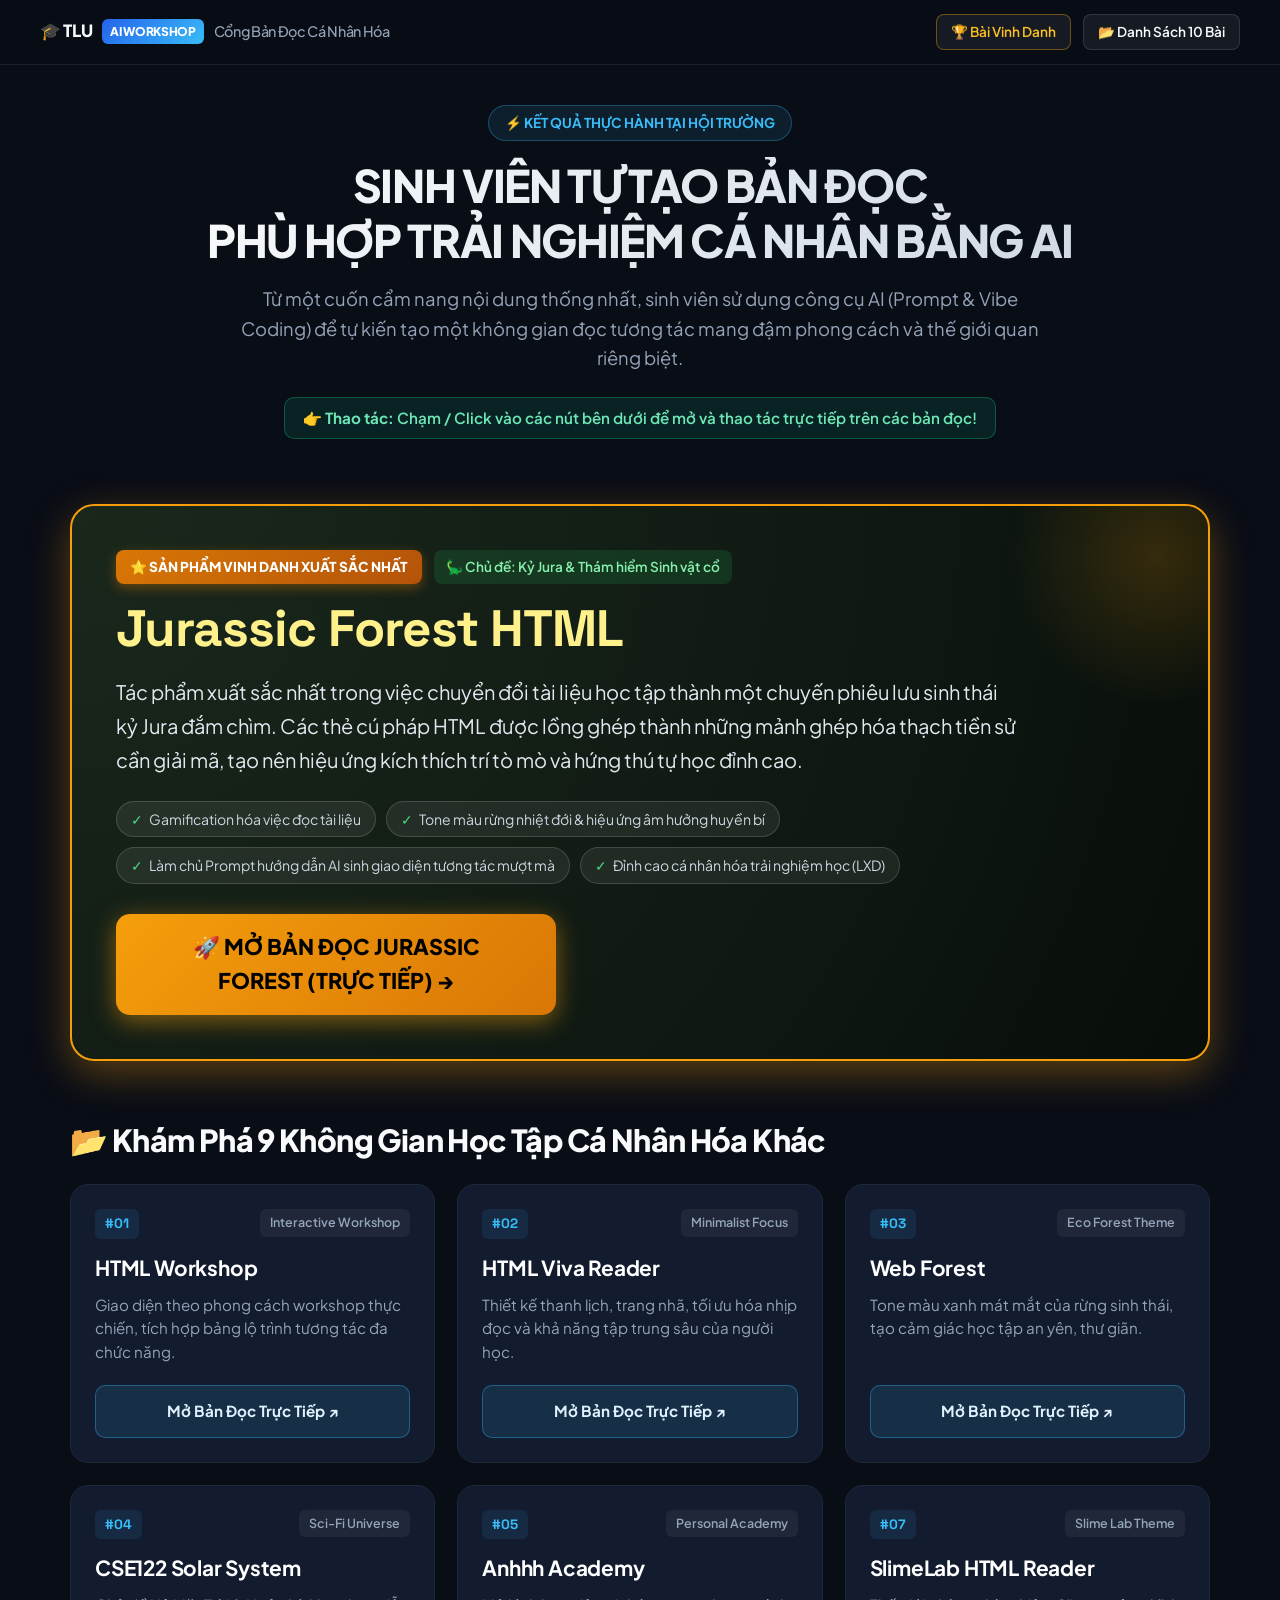
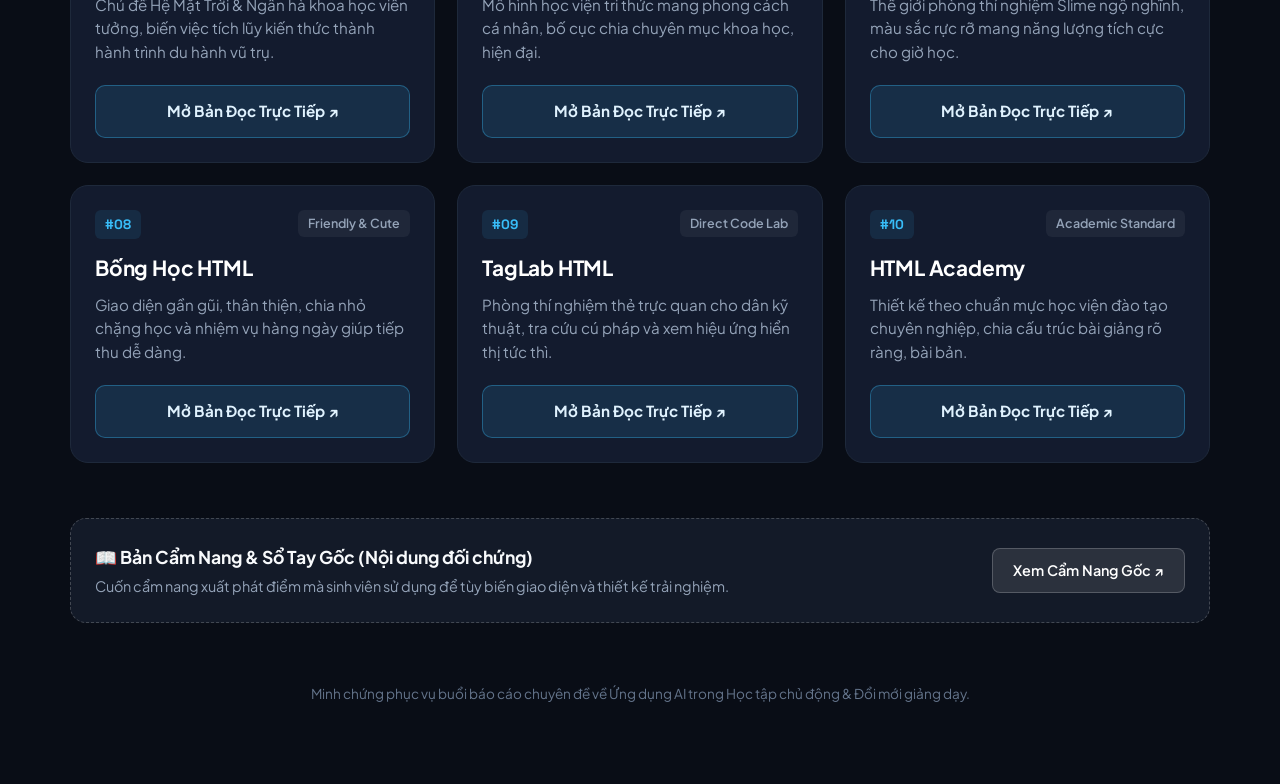
<file: index.html>
<!DOCTYPE html>
<html lang="vi">
<head>
  <meta charset="UTF-8">
  <meta name="viewport" content="width=device-width, initial-scale=1.0">
  <title>Cổng Trải Nghiệm Bản Đọc Cá Nhân Hóa - Sinh Viên TLU</title>
  <meta name="description" content="Minh chứng sinh viên tự tạo bản đọc phù hợp với trải nghiệm cá nhân bằng công cụ AI">
  <link rel="preconnect" href="https://fonts.googleapis.com">
  <link rel="preconnect" href="https://fonts.gstatic.com" crossorigin>
  <link href="https://fonts.googleapis.com/css2?family=Plus+Jakarta+Sans:wght@400;500;600;700;800&family=Space+Grotesk:wght@700&display=swap" rel="stylesheet">
  <style>
    :root {
      --bg: #090d16;
      --card-bg: #131b2e;
      --card-border: #1e293b;
      --card-hover: #263352;
      --text-main: #f8fafc;
      --text-muted: #94a3b8;
      --primary: #38bdf8;
      --primary-glow: rgba(56, 189, 248, 0.25);
      --gold: #f59e0b;
      --gold-glow: rgba(245, 158, 11, 0.35);
      --green: #10b981;
      --emerald: #059669;
    }
    * { box-sizing: border-box; margin: 0; padding: 0; }
    body {
      font-family: 'Plus Jakarta Sans', -apple-system, BlinkMacSystemFont, sans-serif;
      background-color: var(--bg);
      color: var(--text-main);
      line-height: 1.6;
      -webkit-font-smoothing: antialiased;
      padding-bottom: 80px;
    }
    a { text-decoration: none; color: inherit; }

    /* Top Sticky Bar */
    .topbar {
      position: sticky;
      top: 0;
      z-index: 100;
      background: rgba(9, 13, 22, 0.85);
      backdrop-filter: blur(16px);
      border-bottom: 1px solid rgba(255, 255, 255, 0.08);
      padding: 14px 20px;
    }
    .topbar-content {
      max-width: 1200px;
      margin: 0 auto;
      display: flex;
      justify-content: space-between;
      align-items: center;
    }
    .brand {
      display: flex;
      align-items: center;
      gap: 10px;
      font-weight: 800;
      font-size: 1.05rem;
      letter-spacing: -0.02em;
    }
    .brand-badge {
      background: linear-gradient(135deg, #2563eb, #38bdf8);
      color: white;
      padding: 3px 8px;
      border-radius: 6px;
      font-size: 0.75rem;
      font-weight: 800;
    }
    .top-actions {
      display: flex;
      gap: 12px;
    }
    .btn-top {
      font-size: 0.85rem;
      font-weight: 600;
      padding: 6px 14px;
      border-radius: 8px;
      background: rgba(255, 255, 255, 0.06);
      border: 1px solid rgba(255, 255, 255, 0.12);
      transition: all 0.2s;
    }
    .btn-top:hover {
      background: rgba(255, 255, 255, 0.12);
    }

    .container {
      max-width: 1180px;
      margin: 0 auto;
      padding: 0 20px;
    }

    /* Hero / Intro */
    .hero {
      text-align: center;
      padding: 40px 0 30px;
    }
    .hero-pill {
      display: inline-flex;
      align-items: center;
      gap: 8px;
      background: rgba(56, 189, 248, 0.1);
      border: 1px solid rgba(56, 189, 248, 0.3);
      color: var(--primary);
      padding: 6px 16px;
      border-radius: 999px;
      font-size: 0.85rem;
      font-weight: 700;
      margin-bottom: 16px;
    }
    .hero-title {
      font-size: clamp(1.8rem, 4vw, 2.8rem);
      font-weight: 800;
      letter-spacing: -0.03em;
      line-height: 1.25;
      margin-bottom: 16px;
      background: linear-gradient(135deg, #ffffff 0%, #cbd5e1 100%);
      -webkit-background-clip: text;
      -webkit-text-fill-color: transparent;
    }
    .hero-lead {
      color: var(--text-muted);
      font-size: clamp(0.95rem, 2vw, 1.15rem);
      max-width: 800px;
      margin: 0 auto 24px;
    }
    .hero-instruction {
      display: inline-block;
      background: rgba(16, 185, 129, 0.12);
      border: 1px solid rgba(16, 185, 129, 0.35);
      color: #6ee7b7;
      padding: 8px 18px;
      border-radius: 10px;
      font-size: 0.95rem;
      font-weight: 600;
    }

    /* FEATURED SPOTLIGHT: JURASSIC FOREST */
    .featured-section {
      margin: 35px 0 55px;
    }
    .featured-card {
      background: radial-gradient(circle at top left, #1a281c 0%, #0e1711 70%, #080d09 100%);
      border: 2px solid var(--gold);
      box-shadow: 0 12px 40px var(--gold-glow);
      border-radius: 24px;
      padding: clamp(24px, 4vw, 44px);
      position: relative;
      overflow: hidden;
    }
    .featured-card::before {
      content: "";
      position: absolute;
      top: -100px;
      right: -100px;
      width: 300px;
      height: 300px;
      background: radial-gradient(circle, rgba(245, 158, 11, 0.18) 0%, transparent 70%);
      pointer-events: none;
    }
    .featured-header {
      display: flex;
      align-items: center;
      gap: 12px;
      margin-bottom: 16px;
      flex-wrap: wrap;
    }
    .award-badge {
      background: linear-gradient(135deg, #d97706, #b45309);
      color: #fff;
      font-weight: 800;
      font-size: 0.85rem;
      padding: 6px 14px;
      border-radius: 8px;
      box-shadow: 0 4px 12px rgba(217, 119, 6, 0.4);
      display: inline-flex;
      align-items: center;
      gap: 6px;
    }
    .featured-tag {
      color: #86efac;
      font-size: 0.85rem;
      font-weight: 600;
      background: rgba(34, 197, 94, 0.15);
      padding: 6px 12px;
      border-radius: 8px;
    }
    .featured-name {
      font-size: clamp(2rem, 5vw, 3.2rem);
      font-weight: 800;
      color: #fef08a;
      letter-spacing: -0.02em;
      line-height: 1.15;
      margin-bottom: 16px;
      font-family: 'Space Grotesk', sans-serif;
    }
    .featured-desc {
      font-size: clamp(1rem, 2vw, 1.25rem);
      color: #e2e8f0;
      line-height: 1.7;
      margin-bottom: 24px;
      max-width: 900px;
    }
    .featured-pills {
      display: flex;
      flex-wrap: wrap;
      gap: 10px;
      margin-bottom: 30px;
    }
    .pill {
      background: rgba(255, 255, 255, 0.07);
      border: 1px solid rgba(255, 255, 255, 0.15);
      padding: 6px 14px;
      border-radius: 999px;
      font-size: 0.88rem;
      color: #cbd5e1;
      display: flex;
      align-items: center;
      gap: 6px;
    }
    .pill span { color: #4ade80; }

    .btn-featured-cta {
      display: inline-flex;
      align-items: center;
      justify-content: center;
      gap: 12px;
      background: linear-gradient(135deg, #f59e0b 0%, #d97706 100%);
      color: #000;
      font-size: clamp(1.05rem, 2.5vw, 1.35rem);
      font-weight: 800;
      padding: 16px 36px;
      border-radius: 14px;
      box-shadow: 0 6px 25px rgba(245, 158, 11, 0.5);
      transition: all 0.25s ease;
      cursor: pointer;
      width: 100%;
      max-width: 440px;
      text-align: center;
    }
    .btn-featured-cta:hover {
      transform: translateY(-3px) scale(1.02);
      box-shadow: 0 10px 35px rgba(245, 158, 11, 0.65);
      background: linear-gradient(135deg, #fbbf24 0%, #f59e0b 100%);
    }

    /* GRID SECTION */
    .section-title {
      font-size: clamp(1.4rem, 3vw, 1.9rem);
      font-weight: 800;
      margin: 40px 0 20px;
      letter-spacing: -0.02em;
      display: flex;
      align-items: center;
      gap: 10px;
    }
    .grid {
      display: grid;
      grid-template-columns: repeat(auto-fill, minmax(320px, 1fr));
      gap: 22px;
    }
    .item-card {
      background: var(--card-bg);
      border: 1px solid var(--card-border);
      border-radius: 18px;
      padding: 24px;
      display: flex;
      flex-direction: column;
      justify-content: space-between;
      transition: all 0.25s ease;
      position: relative;
    }
    .item-card:hover {
      transform: translateY(-4px);
      border-color: var(--primary);
      box-shadow: 0 10px 30px rgba(0, 0, 0, 0.4), 0 0 15px var(--primary-glow);
    }
    .card-top {
      display: flex;
      justify-content: space-between;
      align-items: flex-start;
      margin-bottom: 12px;
    }
    .card-id {
      font-family: 'Space Grotesk', monospace;
      font-size: 0.85rem;
      font-weight: 700;
      color: var(--primary);
      background: rgba(56, 189, 248, 0.1);
      padding: 4px 10px;
      border-radius: 6px;
    }
    .card-theme-tag {
      font-size: 0.78rem;
      font-weight: 600;
      color: #94a3b8;
      background: rgba(255, 255, 255, 0.05);
      padding: 4px 10px;
      border-radius: 6px;
      max-width: 60%;
      text-overflow: ellipsis;
      white-space: nowrap;
      overflow: hidden;
    }
    .card-title {
      font-size: 1.3rem;
      font-weight: 700;
      color: #fff;
      margin-bottom: 8px;
      letter-spacing: -0.01em;
    }
    .card-desc {
      color: var(--text-muted);
      font-size: 0.95rem;
      margin-bottom: 22px;
      line-height: 1.55;
    }
    .btn-launch {
      display: inline-flex;
      align-items: center;
      justify-content: center;
      gap: 8px;
      width: 100%;
      padding: 13px 18px;
      border-radius: 10px;
      background: rgba(56, 189, 248, 0.12);
      border: 1px solid rgba(56, 189, 248, 0.35);
      color: #e0f2fe;
      font-weight: 700;
      font-size: 0.95rem;
      transition: all 0.2s ease;
    }
    .item-card:hover .btn-launch {
      background: var(--primary);
      color: #000;
      border-color: var(--primary);
      box-shadow: 0 4px 16px var(--primary-glow);
    }

    /* Original Base Reader Box */
    .base-box {
      margin-top: 55px;
      background: rgba(30, 41, 59, 0.5);
      border: 1px dashed rgba(255, 255, 255, 0.2);
      border-radius: 16px;
      padding: 24px;
      display: flex;
      align-items: center;
      justify-content: space-between;
      gap: 20px;
      flex-wrap: wrap;
    }
    .base-info h4 {
      font-size: 1.1rem;
      margin-bottom: 4px;
    }
    .base-info p {
      color: var(--text-muted);
      font-size: 0.9rem;
    }
    .btn-base {
      padding: 10px 20px;
      border-radius: 8px;
      background: rgba(255, 255, 255, 0.1);
      border: 1px solid rgba(255, 255, 255, 0.2);
      font-size: 0.9rem;
      font-weight: 600;
      color: #fff;
    }
    .btn-base:hover {
      background: rgba(255, 255, 255, 0.18);
    }

    footer {
      text-align: center;
      margin-top: 60px;
      color: #64748b;
      font-size: 0.85rem;
    }
  </style>
</head>
<body>

  <!-- Top Sticky Navigation -->
  <div class="topbar">
    <div class="topbar-content">
      <div class="brand">
        <span>🎓 TLU</span>
        <span class="brand-badge">AI WORKSHOP</span>
        <span style="font-weight: 500; color: #94a3b8; font-size: 0.9rem;">Cổng Bản Đọc Cá Nhân Hóa</span>
      </div>
      <div class="top-actions">
        <a href="#vinh-danh" class="btn-top" style="color: #fbbf24; border-color: rgba(245, 158, 11, 0.4);">🏆 Bài Vinh Danh</a>
        <a href="#danh-sach" class="btn-top">📂 Danh Sách 10 Bài</a>
      </div>
    </div>
  </div>

  <div class="container">
    <!-- Header / Intro -->
    <header class="hero">
      <div class="hero-pill">⚡ KẾT QUẢ THỰC HÀNH TẠI HỘI TRƯỜNG</div>
      <h1 class="hero-title">SINH VIÊN TỰ TẠO BẢN ĐỌC<br>PHÙ HỢP TRẢI NGHIỆM CÁ NHÂN BẰNG AI</h1>
      <p class="hero-lead">
        Từ một cuốn cẩm nang nội dung thống nhất, sinh viên sử dụng công cụ AI (Prompt & Vibe Coding) để tự kiến tạo một không gian đọc tương tác mang đậm phong cách và thế giới quan riêng biệt.
      </p>
      <div class="hero-instruction">
        👉 <strong>Thao tác:</strong> Chạm / Click vào các nút bên dưới để mở và thao tác trực tiếp trên các bản đọc!
      </div>
    </header>

    <!-- SECTION 1: VINH DANH TRÊN ĐẦU (JURASSIC FOREST) -->
    <section id="vinh-danh" class="featured-section">
      <div class="featured-card">
        <div class="featured-header">
          <div class="award-badge">⭐ SẢN PHẨM VINH DANH XUẤT SẮC NHẤT</div>
          <div class="featured-tag">🦕 Chủ đề: Kỷ Jura & Thám hiểm Sinh vật cổ</div>
        </div>
        <h2 class="featured-name">Jurassic Forest HTML</h2>
        <p class="featured-desc">
          Tác phẩm xuất sắc nhất trong việc chuyển đổi tài liệu học tập thành một chuyến phiêu lưu sinh thái kỷ Jura đắm chìm. Các thẻ cú pháp HTML được lồng ghép thành những mảnh ghép hóa thạch tiền sử cần giải mã, tạo nên hiệu ứng kích thích trí tò mò và hứng thú tự học đỉnh cao.
        </p>
        <div class="featured-pills">
          <div class="pill"><span>✓</span> Gamification hóa việc đọc tài liệu</div>
          <div class="pill"><span>✓</span> Tone màu rừng nhiệt đới & hiệu ứng âm hưởng huyền bí</div>
          <div class="pill"><span>✓</span> Làm chủ Prompt hướng dẫn AI sinh giao diện tương tác mượt mà</div>
          <div class="pill"><span>✓</span> Đỉnh cao cá nhân hóa trải nghiệm học (LXD)</div>
        </div>
        <a href="https://jurassic-forest-html-wq3jhj1jzr4.qoder.website" target="_blank" rel="noopener noreferrer" class="btn-featured-cta">
          🚀 MỞ BẢN ĐỌC JURASSIC FOREST (TRỰC TIẾP) &rarr;
        </a>
      </div>
    </section>

    <!-- SECTION 2: 9 BẢN ĐỌC CÒN LẠI -->
    <section id="danh-sach">
      <h2 class="section-title">📂 Khám Phá 9 Không Gian Học Tập Cá Nhân Hóa Khác</h2>
      <div class="grid">

        <!-- 01 -->
        <div class="item-card">
          <div>
            <div class="card-top">
              <span class="card-id">#01</span>
              <span class="card-theme-tag">Interactive Workshop</span>
            </div>
            <h3 class="card-title">HTML Workshop</h3>
            <p class="card-desc">Giao diện theo phong cách workshop thực chiến, tích hợp bảng lộ trình tương tác đa chức năng.</p>
          </div>
          <a href="https://html-workshop-8wg5ohayfqz.qoder.website/#home" target="_blank" rel="noopener noreferrer" class="btn-launch">
            Mở Bản Đọc Trực Tiếp ↗
          </a>
        </div>

        <!-- 02 -->
        <div class="item-card">
          <div>
            <div class="card-top">
              <span class="card-id">#02</span>
              <span class="card-theme-tag">Minimalist Focus</span>
            </div>
            <h3 class="card-title">HTML Viva Reader</h3>
            <p class="card-desc">Thiết kế thanh lịch, trang nhã, tối ưu hóa nhịp đọc và khả năng tập trung sâu của người học.</p>
          </div>
          <a href="https://html-viva-8wg5ohayfqz.qoder.website" target="_blank" rel="noopener noreferrer" class="btn-launch">
            Mở Bản Đọc Trực Tiếp ↗
          </a>
        </div>

        <!-- 03 -->
        <div class="item-card">
          <div>
            <div class="card-top">
              <span class="card-id">#03</span>
              <span class="card-theme-tag">Eco Forest Theme</span>
            </div>
            <h3 class="card-title">Web Forest</h3>
            <p class="card-desc">Tone màu xanh mát mắt của rừng sinh thái, tạo cảm giác học tập an yên, thư giãn.</p>
          </div>
          <a href="https://web-forest-2atsn9kxxen.qoder.website" target="_blank" rel="noopener noreferrer" class="btn-launch">
            Mở Bản Đọc Trực Tiếp ↗
          </a>
        </div>

        <!-- 04 -->
        <div class="item-card">
          <div>
            <div class="card-top">
              <span class="card-id">#04</span>
              <span class="card-theme-tag">Sci-Fi Universe</span>
            </div>
            <h3 class="card-title">CSE122 Solar System</h3>
            <p class="card-desc">Chủ đề Hệ Mặt Trời & Ngân hà khoa học viễn tưởng, biến việc tích lũy kiến thức thành hành trình du hành vũ trụ.</p>
          </div>
          <a href="https://cse122-solar-system-kg42veqywyg.qoder.website" target="_blank" rel="noopener noreferrer" class="btn-launch">
            Mở Bản Đọc Trực Tiếp ↗
          </a>
        </div>

        <!-- 05 -->
        <div class="item-card">
          <div>
            <div class="card-top">
              <span class="card-id">#05</span>
              <span class="card-theme-tag">Personal Academy</span>
            </div>
            <h3 class="card-title">Anhhh Academy</h3>
            <p class="card-desc">Mô hình học viện tri thức mang phong cách cá nhân, bố cục chia chuyên mục khoa học, hiện đại.</p>
          </div>
          <a href="https://anhhh-academy-xk3plk8tv2x.qoder.website/" target="_blank" rel="noopener noreferrer" class="btn-launch">
            Mở Bản Đọc Trực Tiếp ↗
          </a>
        </div>

        <!-- 07 -->
        <div class="item-card">
          <div>
            <div class="card-top">
              <span class="card-id">#07</span>
              <span class="card-theme-tag">Slime Lab Theme</span>
            </div>
            <h3 class="card-title">SlimeLab HTML Reader</h3>
            <p class="card-desc">Thế giới phòng thí nghiệm Slime ngộ nghĩnh, màu sắc rực rỡ mang năng lượng tích cực cho giờ học.</p>
          </div>
          <a href="https://slimelab-html-reader-yyrxaes5ehg.qoder.website/" target="_blank" rel="noopener noreferrer" class="btn-launch">
            Mở Bản Đọc Trực Tiếp ↗
          </a>
        </div>

        <!-- 08 -->
        <div class="item-card">
          <div>
            <div class="card-top">
              <span class="card-id">#08</span>
              <span class="card-theme-tag">Friendly & Cute</span>
            </div>
            <h3 class="card-title">Bống Học HTML</h3>
            <p class="card-desc">Giao diện gần gũi, thân thiện, chia nhỏ chặng học và nhiệm vụ hàng ngày giúp tiếp thu dễ dàng.</p>
          </div>
          <a href="https://bong-hoc-html-jne7cu6gx54.qoder.website/" target="_blank" rel="noopener noreferrer" class="btn-launch">
            Mở Bản Đọc Trực Tiếp ↗
          </a>
        </div>

        <!-- 09 -->
        <div class="item-card">
          <div>
            <div class="card-top">
              <span class="card-id">#09</span>
              <span class="card-theme-tag">Direct Code Lab</span>
            </div>
            <h3 class="card-title">TagLab HTML</h3>
            <p class="card-desc">Phòng thí nghiệm thẻ trực quan cho dân kỹ thuật, tra cứu cú pháp và xem hiệu ứng hiển thị tức thì.</p>
          </div>
          <a href="https://taglab-html-z4orleor4ka.qoder.website" target="_blank" rel="noopener noreferrer" class="btn-launch">
            Mở Bản Đọc Trực Tiếp ↗
          </a>
        </div>

        <!-- 10 -->
        <div class="item-card">
          <div>
            <div class="card-top">
              <span class="card-id">#10</span>
              <span class="card-theme-tag">Academic Standard</span>
            </div>
            <h3 class="card-title">HTML Academy</h3>
            <p class="card-desc">Thiết kế theo chuẩn mực học viện đào tạo chuyên nghiệp, chia cấu trúc bài giảng rõ ràng, bài bản.</p>
          </div>
          <a href="https://html-academy-g0crrh0dzf7.qoder.website/" target="_blank" rel="noopener noreferrer" class="btn-launch">
            Mở Bản Đọc Trực Tiếp ↗
          </a>
        </div>

      </div>
    </section>

    <!-- SECTION 3: BẢN GỐC ĐỂ ĐỐI CHỨNG -->
    <div class="base-box">
      <div class="base-info">
        <h4>📖 Bản Cẩm Nang & Sổ Tay Gốc (Nội dung đối chứng)</h4>
        <p>Cuốn cẩm nang xuất phát điểm mà sinh viên sử dụng để tùy biến giao diện và thiết kế trải nghiệm.</p>
      </div>
      <a href="https://ai-student-handbook-8nchu0xfadn.qoder.website" target="_blank" rel="noopener noreferrer" class="btn-base">
        Xem Cẩm Nang Gốc ↗
      </a>
    </div>

    <footer>
      Minh chứng phục vụ buổi báo cáo chuyên đề về Ứng dụng AI trong Học tập chủ động & Đổi mới giảng dạy.
    </footer>
  </div>

</body>
</html>
</file>
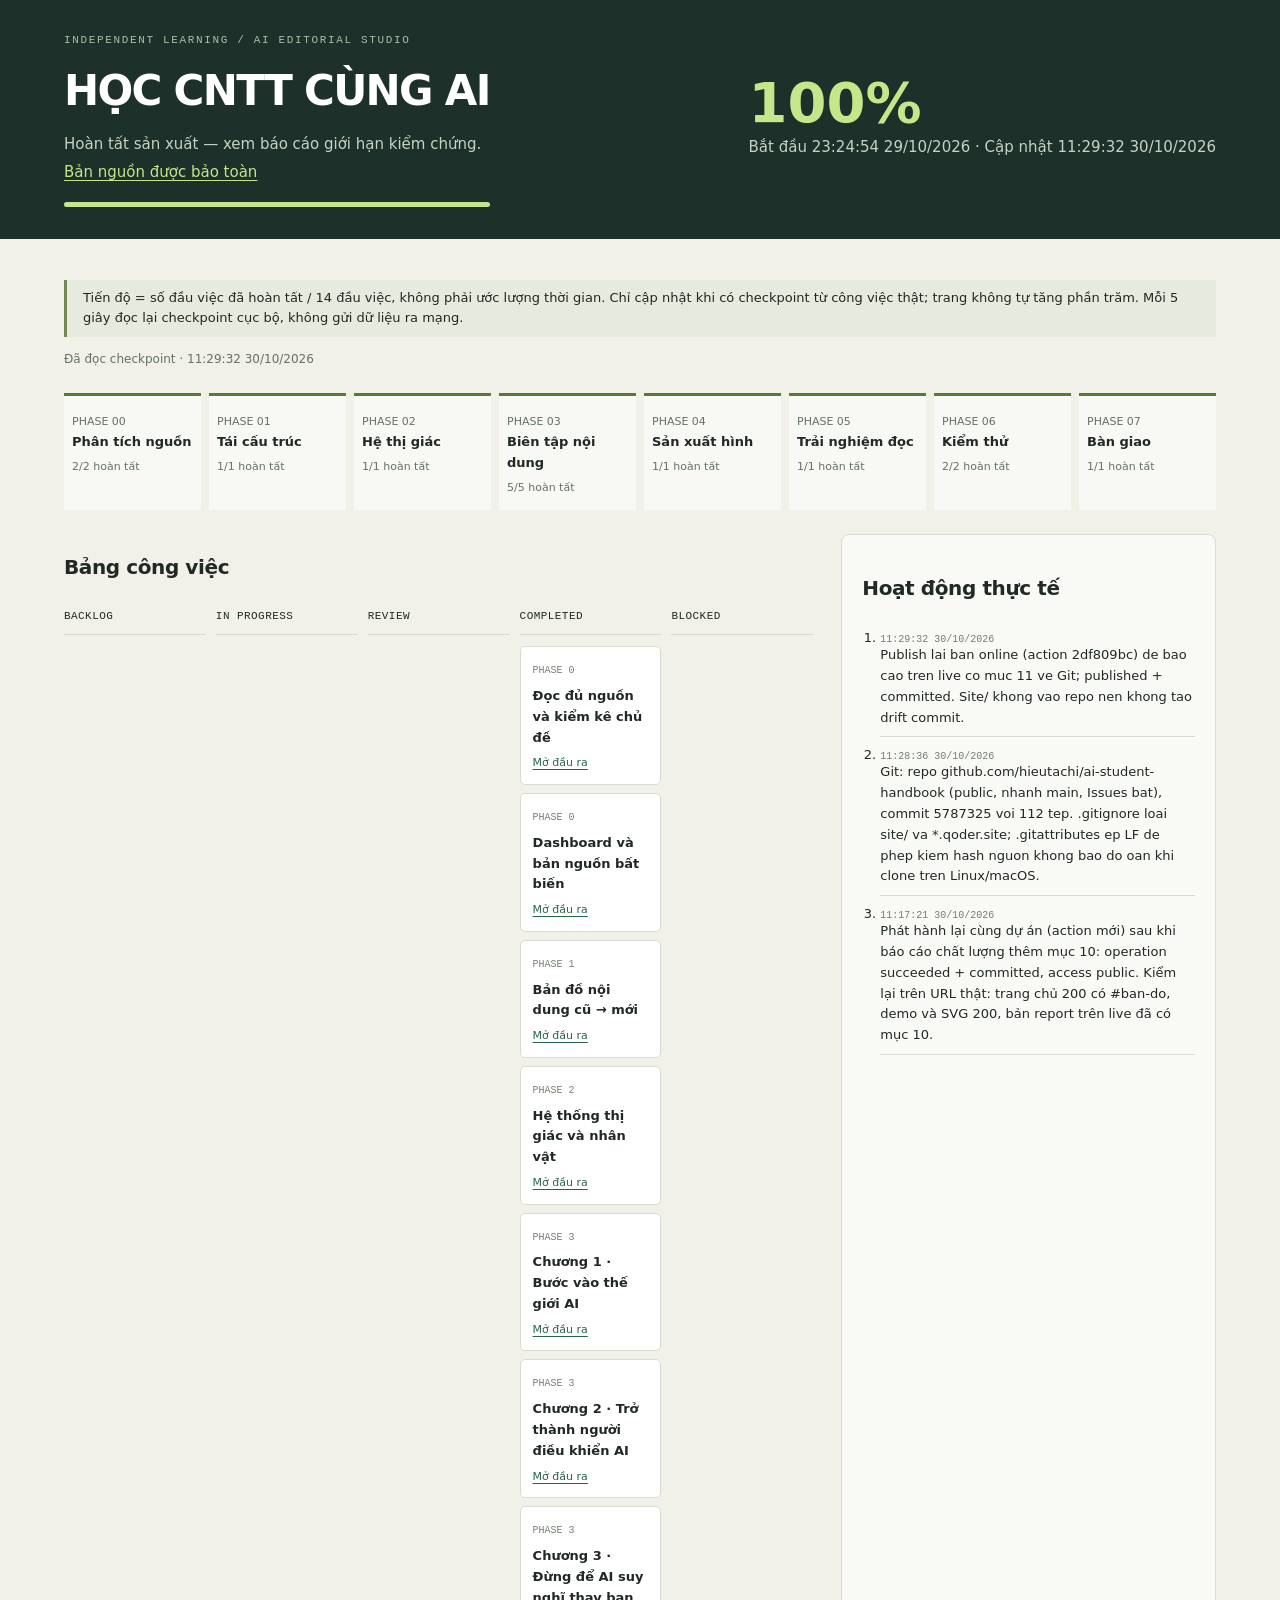
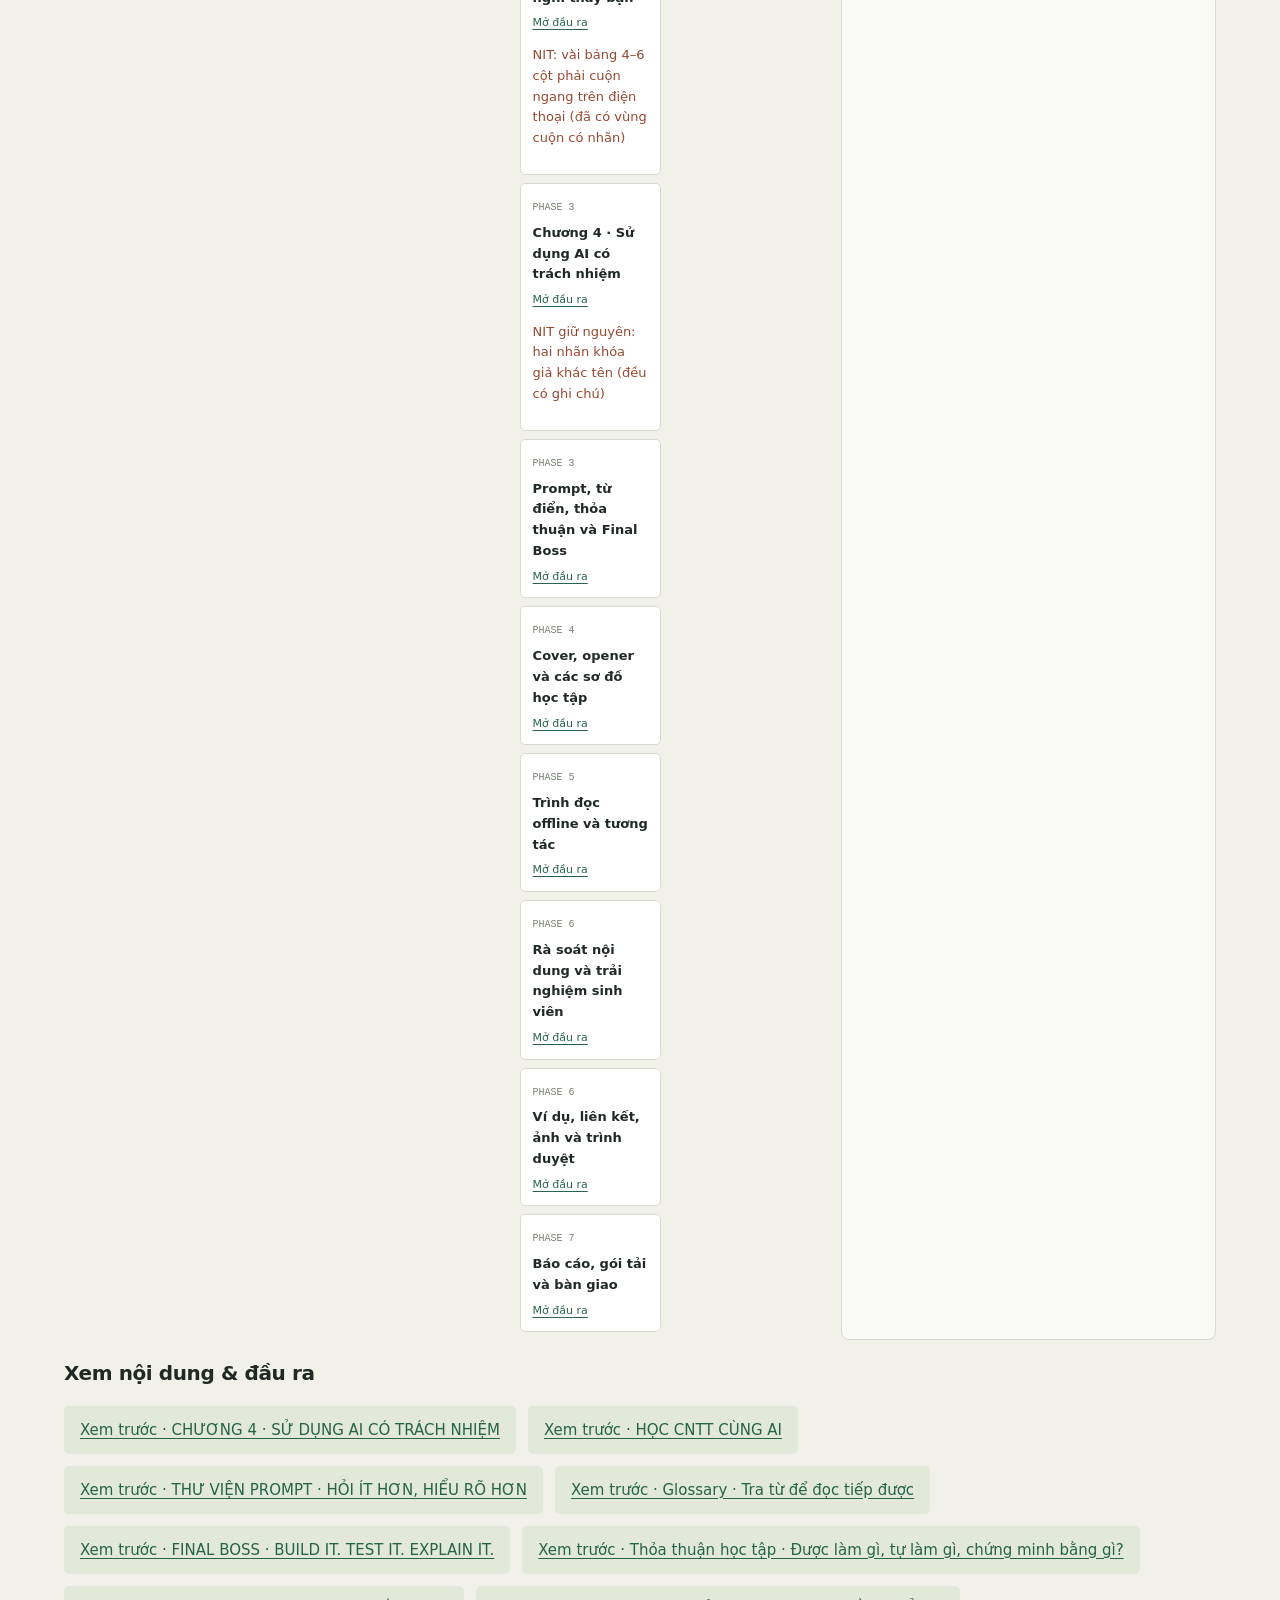
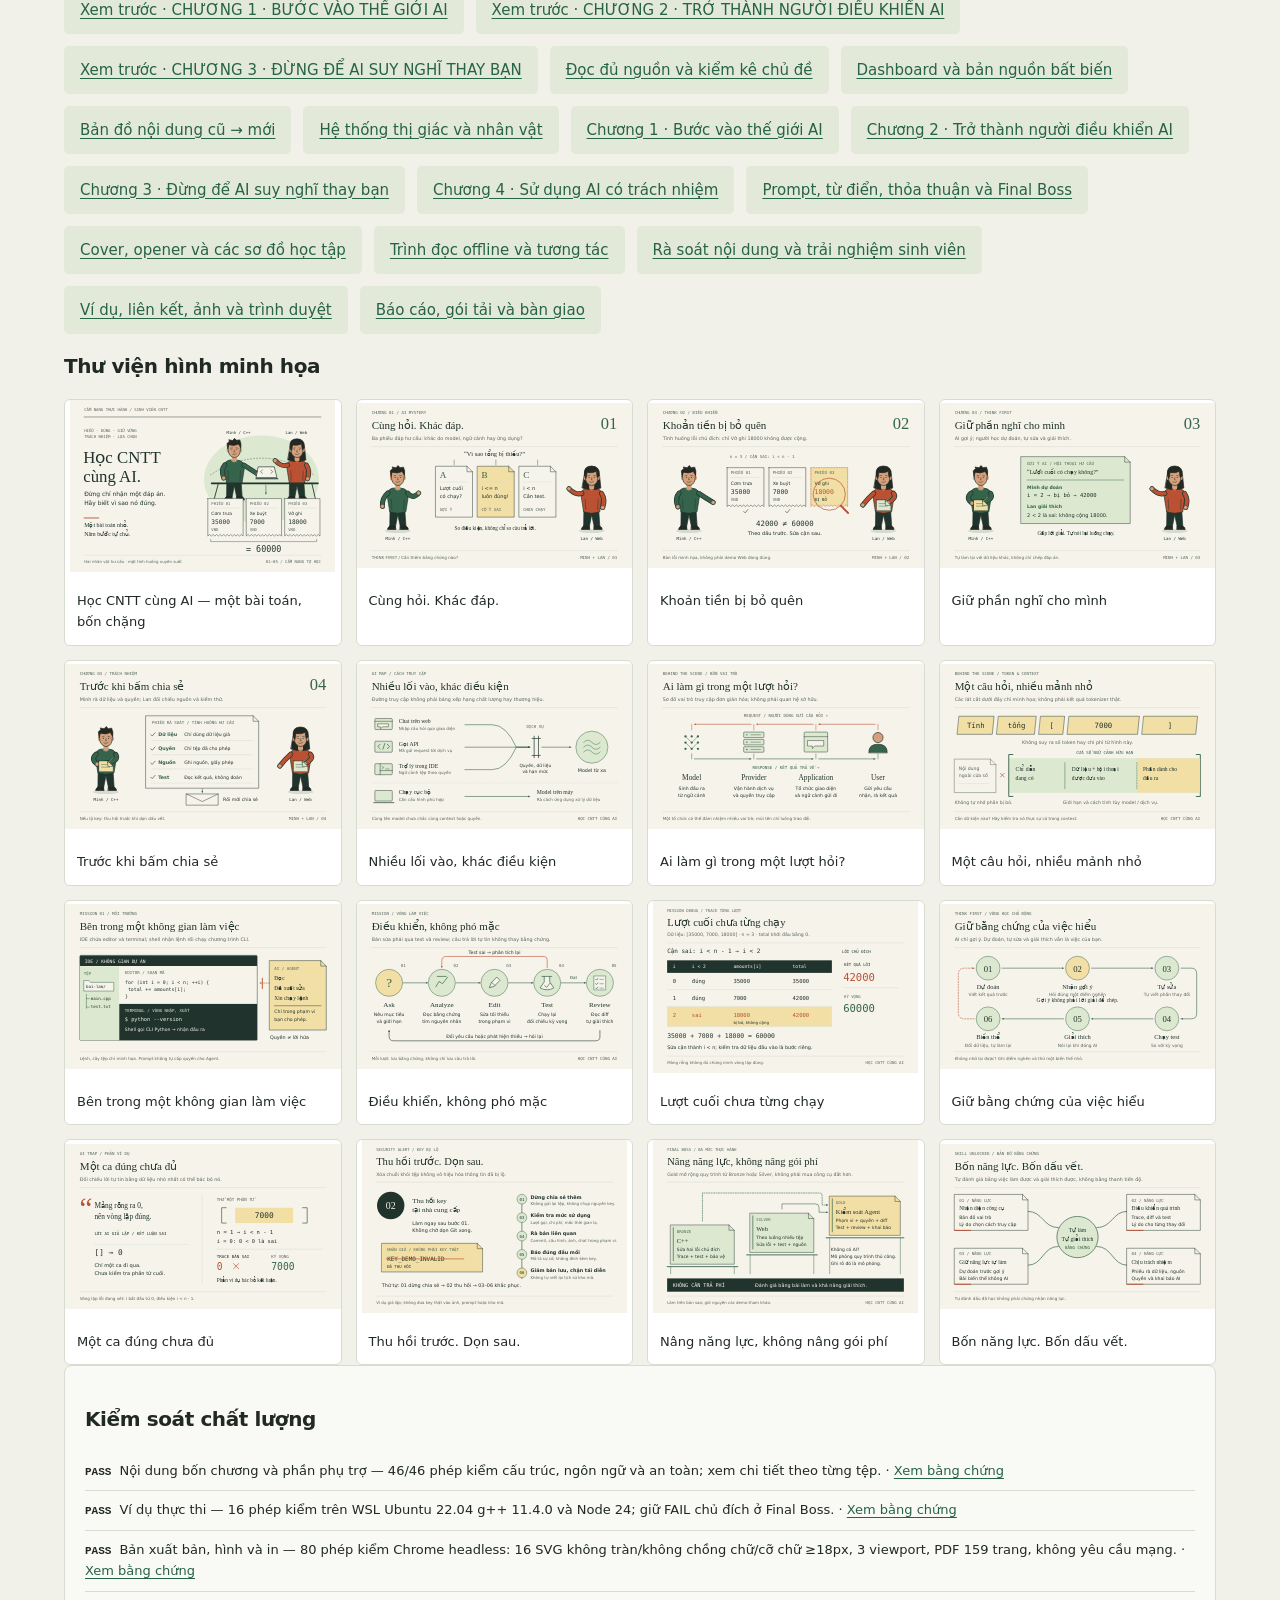
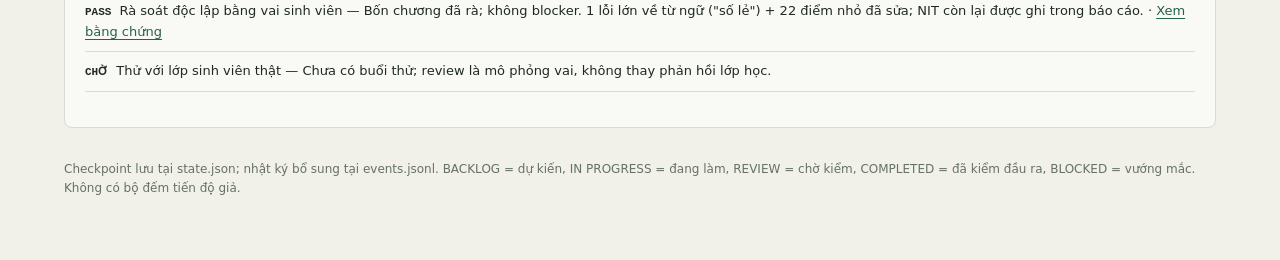
<file: dashboard/index.html>
<!doctype html>
<html lang="vi"><head><meta charset="utf-8"><meta name="viewport" content="width=device-width,initial-scale=1"><title>AI Editorial Studio · Tiến độ thật</title><style>
:root{--paper:#f1f0e9;--ink:#202923;--line:#d7dcd2;--accent:#c7e58a;--muted:#657265}*{box-sizing:border-box}body{margin:0;background:var(--paper);color:var(--ink);font:15px/1.6 system-ui,sans-serif}header{background:#1d3029;color:#fff;padding:32px 5vw;display:flex;justify-content:space-between;gap:24px;align-items:center}.label{font:11px/1.5 ui-monospace,monospace;letter-spacing:.15em;text-transform:uppercase;color:#aebda9}h1{font-size:clamp(25px,4vw,42px);margin:8px 0;font-weight:700;letter-spacing:-.04em}header p{margin:4px 0;color:#c7d2c4}#percent{font-size:56px;line-height:1;font-weight:700;color:var(--accent)}main{max-width:1550px;margin:auto;padding:28px 5vw}h2{font-size:20px;letter-spacing:-.02em}h3{font-size:14px}a{color:#276347;text-underline-offset:3px}header a{color:var(--accent)}.overview{display:grid;grid-template-columns:repeat(8,1fr);gap:8px;margin:24px 0}.phase{border-top:3px solid #b5beb2;padding:12px 8px;background:#fff8}.phase.complete{border-color:#567b33}.phase.active{border-color:#c7894f}.phase strong{display:block;font-size:13px}.phase small{font-size:11px;color:var(--muted)}.notice{border-left:3px solid #748758;padding:8px 16px;background:#e6eadf;font-size:13px}.grid{display:grid;grid-template-columns:minmax(0,2fr) minmax(250px,1fr);gap:28px}.panel{background:#fff9;padding:20px;border:1px solid var(--line);border-radius:8px}.board{display:grid;grid-template-columns:repeat(5,minmax(0,1fr));gap:10px}.column{min-width:0}.column>h3{font:11px ui-monospace,monospace;letter-spacing:.04em;border-bottom:1px solid var(--line);padding-bottom:12px}.card{background:#fff;border:1px solid var(--line);padding:12px;margin:8px 0;border-radius:5px;overflow-wrap:anywhere;font-size:13px}.card .tag{font:10px ui-monospace,monospace;color:#758171}.card strong{display:block;margin:6px 0}.card a{display:block;font-size:11px}.issue{color:#974830}#activity{max-height:440px;overflow:auto;padding-left:18px;font-size:13px}#activity li{padding:8px 0;border-bottom:1px solid var(--line)}time{display:block;font:10px ui-monospace,monospace;color:#737f73}.gallery{display:grid;grid-template-columns:repeat(auto-fit,minmax(230px,1fr));gap:14px}.gallery figure{margin:0;background:#fff;border:1px solid var(--line);border-radius:6px;overflow:hidden}.gallery img{width:100%;aspect-ratio:8/5;object-fit:contain}.gallery figcaption{padding:12px;font-size:13px}.preview{display:flex;flex-wrap:wrap;gap:12px}.preview a{background:#e2e9d8;padding:12px 16px;border-radius:5px}#checks{padding:0;list-style:none}#checks li{border-bottom:1px solid var(--line);padding:9px 0;font-size:13px}#checks b{font-family:ui-monospace,monospace;font-size:11px;margin-right:8px}.progress{height:5px;background:#455b4c;margin-top:18px;border-radius:4px;overflow:hidden}.progress div{height:100%;background:var(--accent)}footer{font-size:12px;color:var(--muted);padding:32px 0}.empty{color:var(--muted);font-size:13px}#connection{font-size:12px;color:var(--muted)}@media(max-width:1100px){.grid{grid-template-columns:1fr}.overview{grid-template-columns:repeat(4,1fr)}}@media(max-width:650px){header{align-items:flex-start}#percent{font-size:38px}.overview{grid-template-columns:repeat(2,1fr)}.board{grid-template-columns:1fr}.column>h3{margin-top:22px}.card{margin:6px 0}.panel{padding:12px}main{padding:20px 4vw}}
</style></head><body><header><div><div class="label">Independent learning / AI Editorial Studio</div><h1>HỌC CNTT CÙNG AI</h1><p id="overall">Đang tải checkpoint…</p><p><a href="../source/Cam-nang-AI-Sinh-vien.original.md">Bản nguồn được bảo toàn</a></p><div class="progress"><div id="bar" style="width:0"></div></div></div><div><div id="percent">—</div><p id="dates"></p></div></header><main><p class="notice">Tiến độ = số đầu việc đã hoàn tất / 14 đầu việc, không phải ước lượng thời gian. Chỉ cập nhật khi có checkpoint từ công việc thật; trang không tự tăng phần trăm. Mỗi 5 giây đọc lại checkpoint cục bộ, không gửi dữ liệu ra mạng.</p><p id="connection" role="status">Chờ dữ liệu tiến độ.</p><section class="overview" id="phases" aria-label="Các giai đoạn"></section><div class="grid"><section><h2>Bảng công việc</h2><div class="board" id="board"></div></section><aside class="panel"><h2>Hoạt động thực tế</h2><ol id="activity"></ol></aside></div><section><h2>Xem nội dung & đầu ra</h2><div id="preview" class="preview"></div></section><section><h2>Thư viện hình minh họa</h2><div id="gallery" class="gallery"></div></section><section class="panel"><h2>Kiểm soát chất lượng</h2><ul id="checks"></ul></section><footer>Checkpoint lưu tại state.json; nhật ký bổ sung tại events.jsonl. BACKLOG = dự kiến, IN PROGRESS = đang làm, REVIEW = chờ kiểm, COMPLETED = đã kiểm đầu ra, BLOCKED = vướng mắc. Không có bộ đếm tiến độ giả.</footer></main><script>
const phaseNames=['Phân tích nguồn','Tái cấu trúc','Hệ thị giác','Biên tập nội dung','Sản xuất hình','Trải nghiệm đọc','Kiểm thử','Bàn giao'];
const statuses=['BACKLOG','IN PROGRESS','REVIEW','COMPLETED','BLOCKED'];
let last='';
function node(tag,text,cls){const e=document.createElement(tag);if(text)e.textContent=text;if(cls)e.className=cls;return e}
function link(path,text){const a=node('a',text);a.href='../'+path;return a}
function stamp(s){return new Date(s).toLocaleString('vi-VN')}
function render(s){if(!s)return;document.getElementById('connection').textContent='Đã đọc checkpoint · '+stamp(s.updated);if(last===s.updated)return;last=s.updated;
 const done=s.tasks.filter(t=>t.status==='COMPLETED').length;document.getElementById('percent').textContent=s.percent+'%';document.getElementById('bar').style.width=s.percent+'%';document.getElementById('overall').textContent=done===s.tasks.length?'Hoàn tất sản xuất — xem báo cáo giới hạn kiểm chứng.':done+' / '+s.tasks.length+' đầu việc hoàn tất';document.getElementById('dates').textContent='Bắt đầu '+stamp(s.started)+' · Cập nhật '+stamp(s.updated);
 const phases=document.getElementById('phases');phases.replaceChildren();phaseNames.forEach((name,i)=>{const ts=s.tasks.filter(t=>t.phase===i),n=ts.filter(t=>t.status==='COMPLETED').length;const c=node('div',null,'phase '+(n===ts.length?'complete':ts.some(t=>t.status==='IN PROGRESS'||t.status==='REVIEW')?'active':''));c.append(node('small','PHASE 0'+i),node('strong',name),node('small',n+'/'+ts.length+' hoàn tất'));phases.append(c)});
 const board=document.getElementById('board');board.replaceChildren();statuses.forEach(status=>{const col=node('div',null,'column');col.append(node('h3',status));s.tasks.filter(t=>t.status===status).forEach(t=>{const c=node('article',null,'card');c.append(node('span','PHASE '+t.phase,'tag'),node('strong',t.title));if(t.output)c.append(link(t.output,'Mở đầu ra'));if(t.issue)c.append(node('p',t.issue,'issue'));col.append(c)});board.append(col)});
 const activity=document.getElementById('activity');activity.replaceChildren();s.events.slice().reverse().forEach(e=>{const li=node('li');li.append(node('time',stamp(e.time)),node('span',e.message));activity.append(li)});
 const preview=document.getElementById('preview');preview.replaceChildren();(s.previews||[]).forEach(p=>preview.append(link(p.path,'Xem trước · '+p.title)));s.tasks.filter(t=>t.output).forEach(t=>preview.append(link(t.output,t.title)));if(!preview.children.length)preview.append(node('p','Đầu ra xuất hiện tại đây sau khi được tạo.','empty'));
 const gallery=document.getElementById('gallery');gallery.replaceChildren();s.gallery.forEach(g=>{const f=node('figure'),a=link(g.path,''),img=node('img');img.src='../'+g.path;img.alt=g.title;img.loading='lazy';a.append(img);f.append(a,node('figcaption',g.title));gallery.append(f)});if(!gallery.children.length)gallery.append(node('p','Chưa sản xuất hình. Không dùng hình giả để mô phỏng tiến độ.','empty'));
 const checks=document.getElementById('checks');checks.replaceChildren();s.checks.forEach(c=>{const li=node('li');li.append(node('b',c.status),node('span',c.label+' — '+c.evidence));if(c.path)li.append(document.createTextNode(' · '),link(c.path,'Xem bằng chứng'));checks.append(li)});if(!checks.children.length)checks.append(node('li','Chưa có kết quả kiểm chứng.'));
}
function refresh(){const s=document.createElement('script');s.src='state.js?t='+Date.now();s.onload=()=>{render(window.STUDIO_DATA);s.remove()};s.onerror=()=>{document.getElementById('connection').textContent='Không đọc được checkpoint. Thử tải lại trang; tiến độ cũ vẫn được giữ.';s.remove()};document.body.append(s)}refresh();setInterval(refresh,5000);
</script></body></html>
</file>
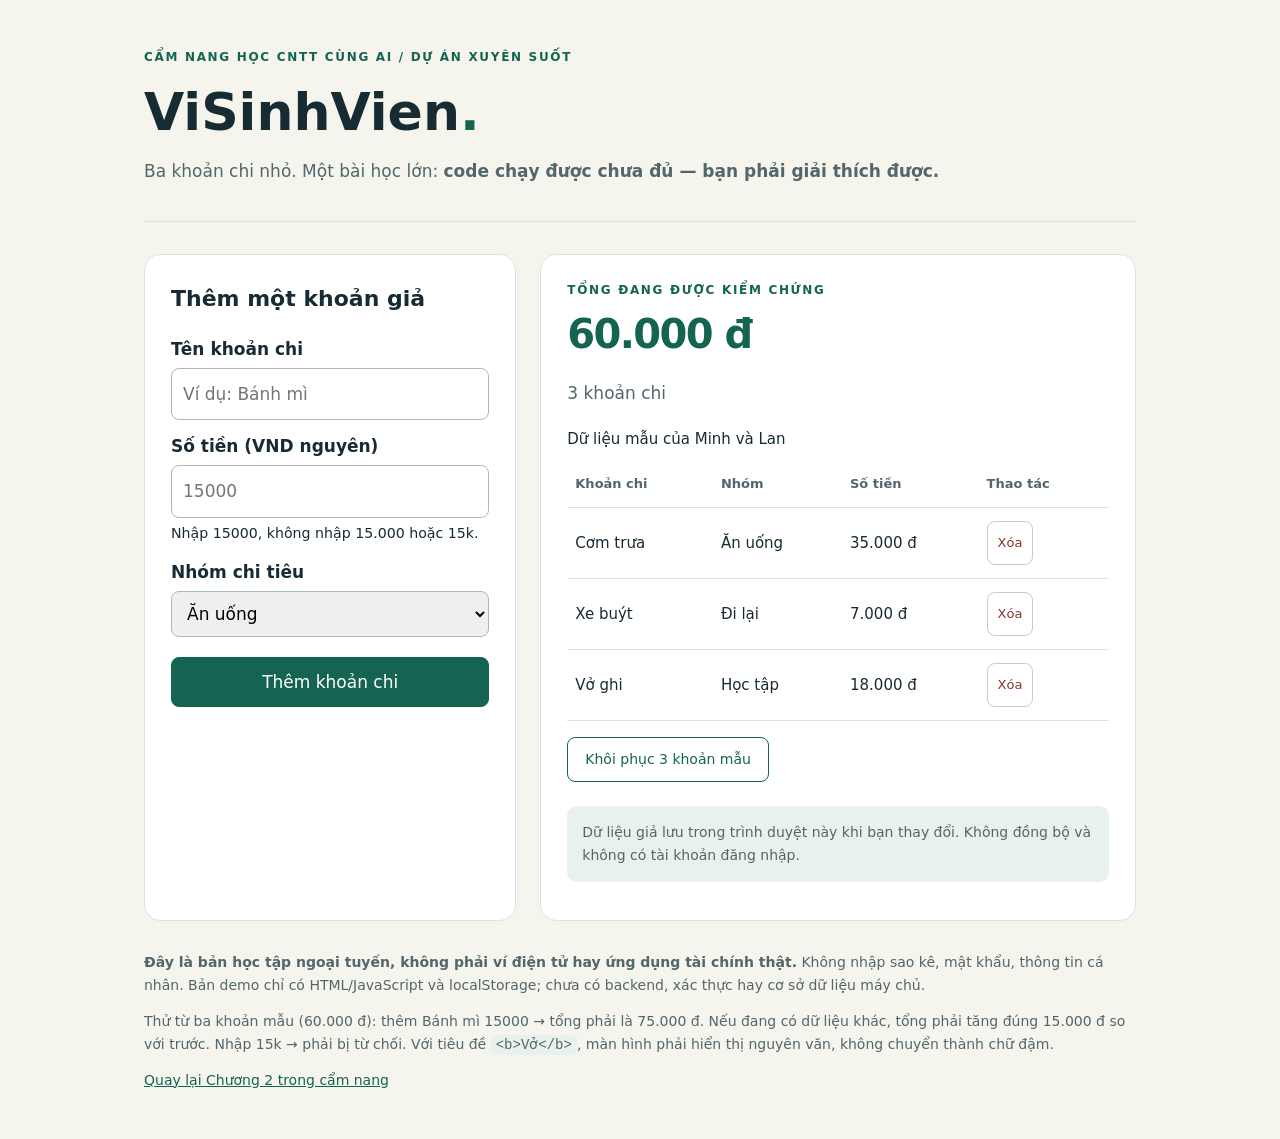
<file: vi-du/nam-2-web/index.html>
<!doctype html>
<html lang="vi">
<head>
<meta charset="utf-8"><meta name="viewport" content="width=device-width, initial-scale=1">
<meta name="color-scheme" content="light">
<title>ViSinhVien · Bản thực hành</title>
<style>
:root{--ink:#172b32;--muted:#52666b;--paper:#f5f5ee;--card:#fff;--green:#146451;--line:#dce4df}*{box-sizing:border-box}body{margin:0;background:var(--paper);color:var(--ink);font:17px/1.65 system-ui,-apple-system,Segoe UI,sans-serif}main{max-width:1040px;margin:auto;padding:48px 24px}header{border-bottom:1px solid var(--line);padding-bottom:24px;margin-bottom:32px}.eyebrow{color:var(--green);font-weight:700;letter-spacing:.14em;font-size:12px;text-transform:uppercase}h1{font-size:clamp(32px,7vw,52px);line-height:1.1;margin:16px 0}h2{font-size:22px;margin:0 0 18px}p{margin:12px 0;color:var(--muted)}.layout{display:grid;grid-template-columns:1fr 1.6fr;gap:24px}.panel{padding:26px;background:white;border:1px solid var(--line);border-radius:16px}label{display:block;margin:12px 0 5px;font-weight:600}input,select,button{font:inherit}input,select{width:100%;padding:11px;border:1px solid #aabbb2;border-radius:8px}button{cursor:pointer;border-radius:8px;border:1px solid var(--green);background:var(--green);color:white;padding:10px 17px;min-height:44px}button:hover{filter:brightness(.94)}button:focus-visible,a:focus-visible,input:focus-visible,select:focus-visible{outline:3px solid #c56d19;outline-offset:3px}form button{width:100%;margin-top:20px}.total{font-size:40px;font-weight:750;letter-spacing:-.04em;color:var(--green)}.table-wrap{overflow:auto}table{width:100%;border-collapse:collapse;text-align:left;font-size:15px}th,td{border-bottom:1px solid var(--line);padding:13px 8px}th{font-weight:650;font-size:13px;color:var(--muted)}.delete{background:transparent;color:#86352f;border-color:#dec4c1;font-size:13px;padding:4px 10px}#message{min-height:2em;font-weight:600;color:var(--green)}.note{font-size:14px;padding:15px;background:#e9f1ec;border-radius:10px;margin-top:24px}#reset{background:transparent;color:var(--green);font-size:14px;margin-top:16px}footer{margin-top:30px;font-size:14px;color:var(--muted)}code{background:#e9f1ec;padding:2px 5px;border-radius:4px}a{color:var(--green)}@media(max-width:760px){main{padding:25px 16px}.layout{grid-template-columns:1fr}.panel{padding:20px}.total{font-size:34px}}
</style>
</head>
<body><main>
<header><div class="eyebrow">Cẩm nang học CNTT cùng AI / Dự án xuyên suốt</div><h1>ViSinhVien<span style="color:#146451">.</span></h1><p>Ba khoản chi nhỏ. Một bài học lớn: <strong>code chạy được chưa đủ — bạn phải giải thích được.</strong></p></header>
<div class="layout"><section class="panel"><h2>Thêm một khoản giả</h2><form id="expense-form"><label for="title">Tên khoản chi</label><input id="title" name="title" maxlength="80" required placeholder="Ví dụ: Bánh mì"><label for="amount">Số tiền (VND nguyên)</label><input id="amount" name="amount" type="text" inputmode="numeric" required placeholder="15000" aria-describedby="amount-help"><small id="amount-help">Nhập 15000, không nhập 15.000 hoặc 15k.</small><label for="category">Nhóm chi tiêu</label><select id="category" name="category"><option value="an-uong">Ăn uống</option><option value="di-lai">Đi lại</option><option value="hoc-tap">Học tập</option><option value="khac">Khác</option></select><button type="submit">Thêm khoản chi</button></form><p id="message" role="status" aria-live="polite"></p></section>
<section class="panel"><div class="eyebrow">Tổng đang được kiểm chứng</div><div id="total" class="total" aria-live="polite">60.000 đ</div><p id="count">3 khoản chi</p><div class="table-wrap"><table><caption style="text-align:left;padding:8px 0">Dữ liệu mẫu của Minh và Lan</caption><thead><tr><th scope="col">Khoản chi</th><th scope="col">Nhóm</th><th scope="col">Số tiền</th><th scope="col">Thao tác</th></tr></thead><tbody id="expenses"></tbody></table></div><p id="empty" hidden>Danh sách rỗng: tổng hợp lệ là 0 đ.</p><button id="reset" type="button">Khôi phục 3 khoản mẫu</button><p class="note" id="storage-notice">Dữ liệu giả lưu trong trình duyệt này khi bạn thay đổi. Không đồng bộ và không có tài khoản đăng nhập.</p></section></div>
<footer><p><strong>Đây là bản học tập ngoại tuyến, không phải ví điện tử hay ứng dụng tài chính thật.</strong> Không nhập sao kê, mật khẩu, thông tin cá nhân. Bản demo chỉ có HTML/JavaScript và localStorage; chưa có backend, xác thực hay cơ sở dữ liệu máy chủ.</p><p>Thử từ ba khoản mẫu (60.000 đ): thêm Bánh mì 15000 → tổng phải là 75.000 đ. Nếu đang có dữ liệu khác, tổng phải tăng đúng 15.000 đ so với trước. Nhập 15k → phải bị từ chối. Với tiêu đề <code>&lt;b&gt;Vở&lt;/b&gt;</code>, màn hình phải hiển thị nguyên văn, không chuyển thành chữ đậm.</p><a href="../../website/index.html#chuong-2">Quay lại Chương 2 trong cẩm nang</a></footer>
</main><script src="data.js"></script><script src="app.js"></script></body></html>
</file>
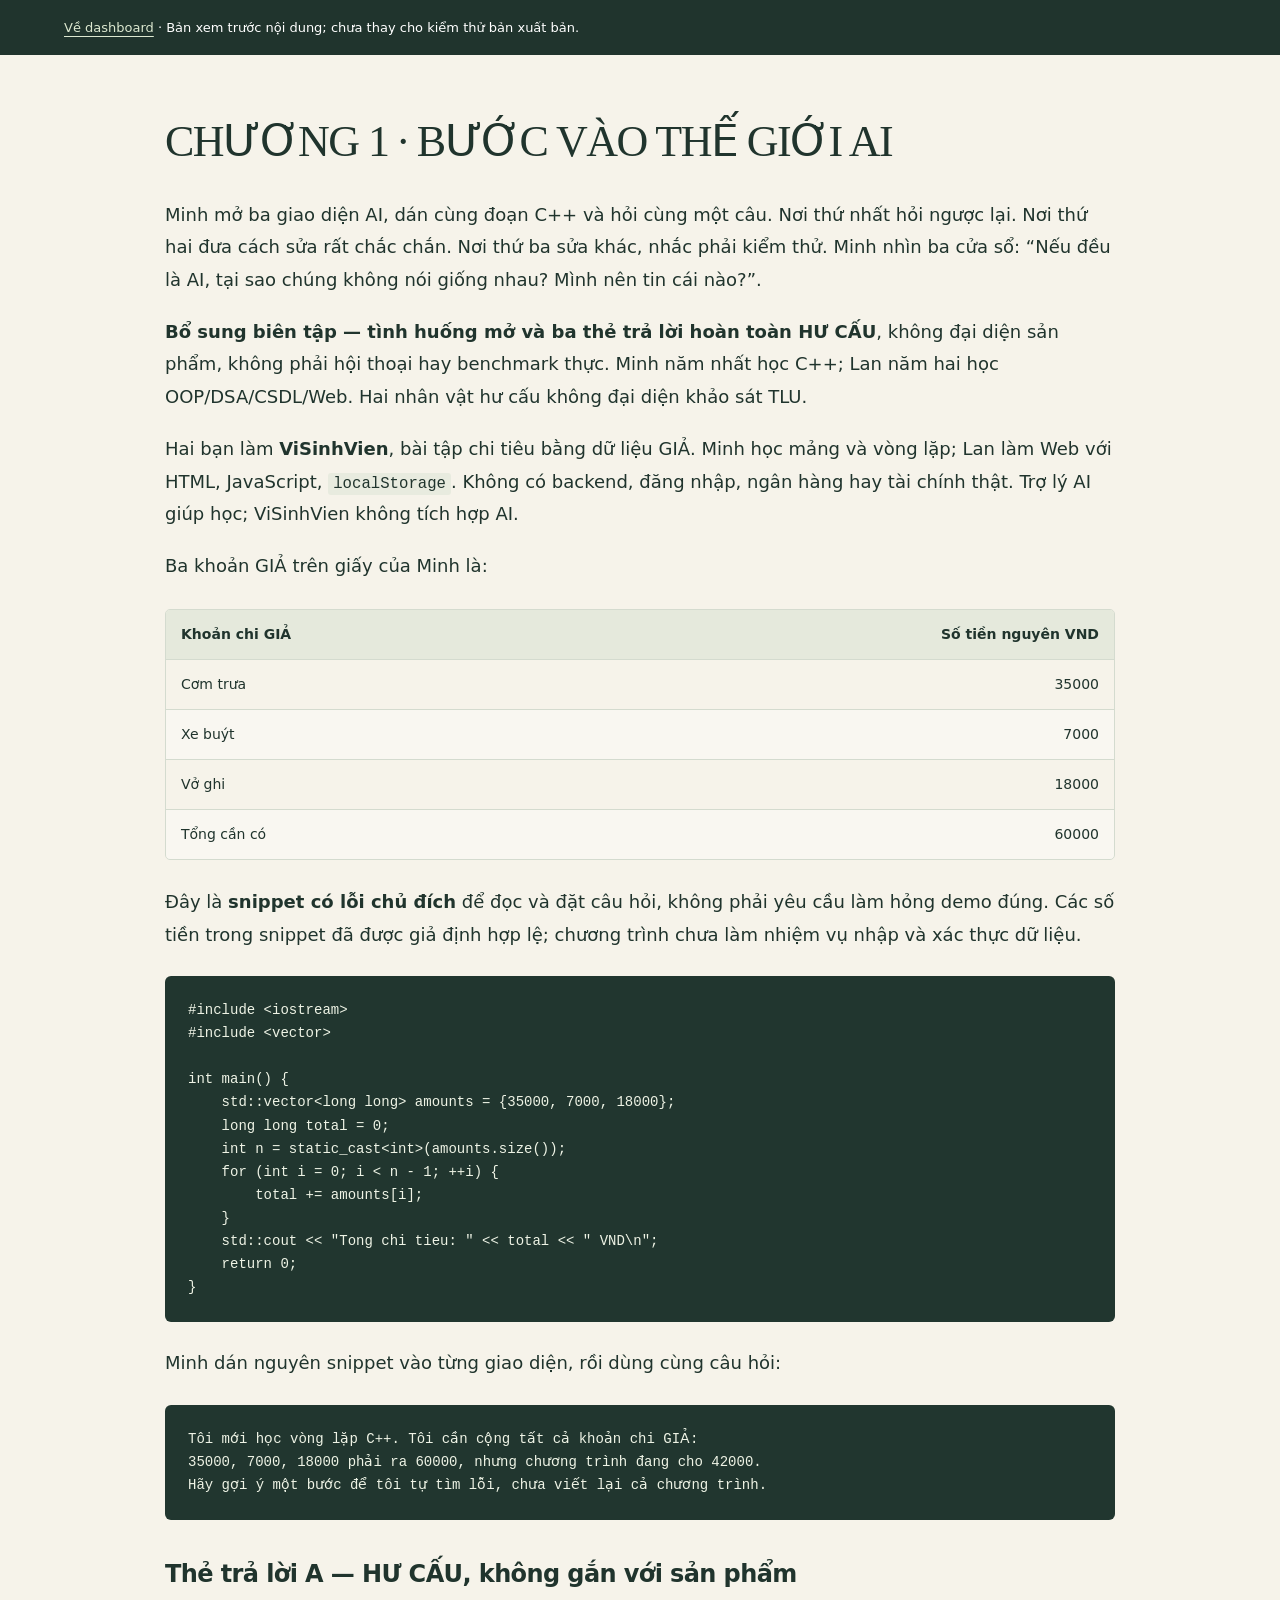
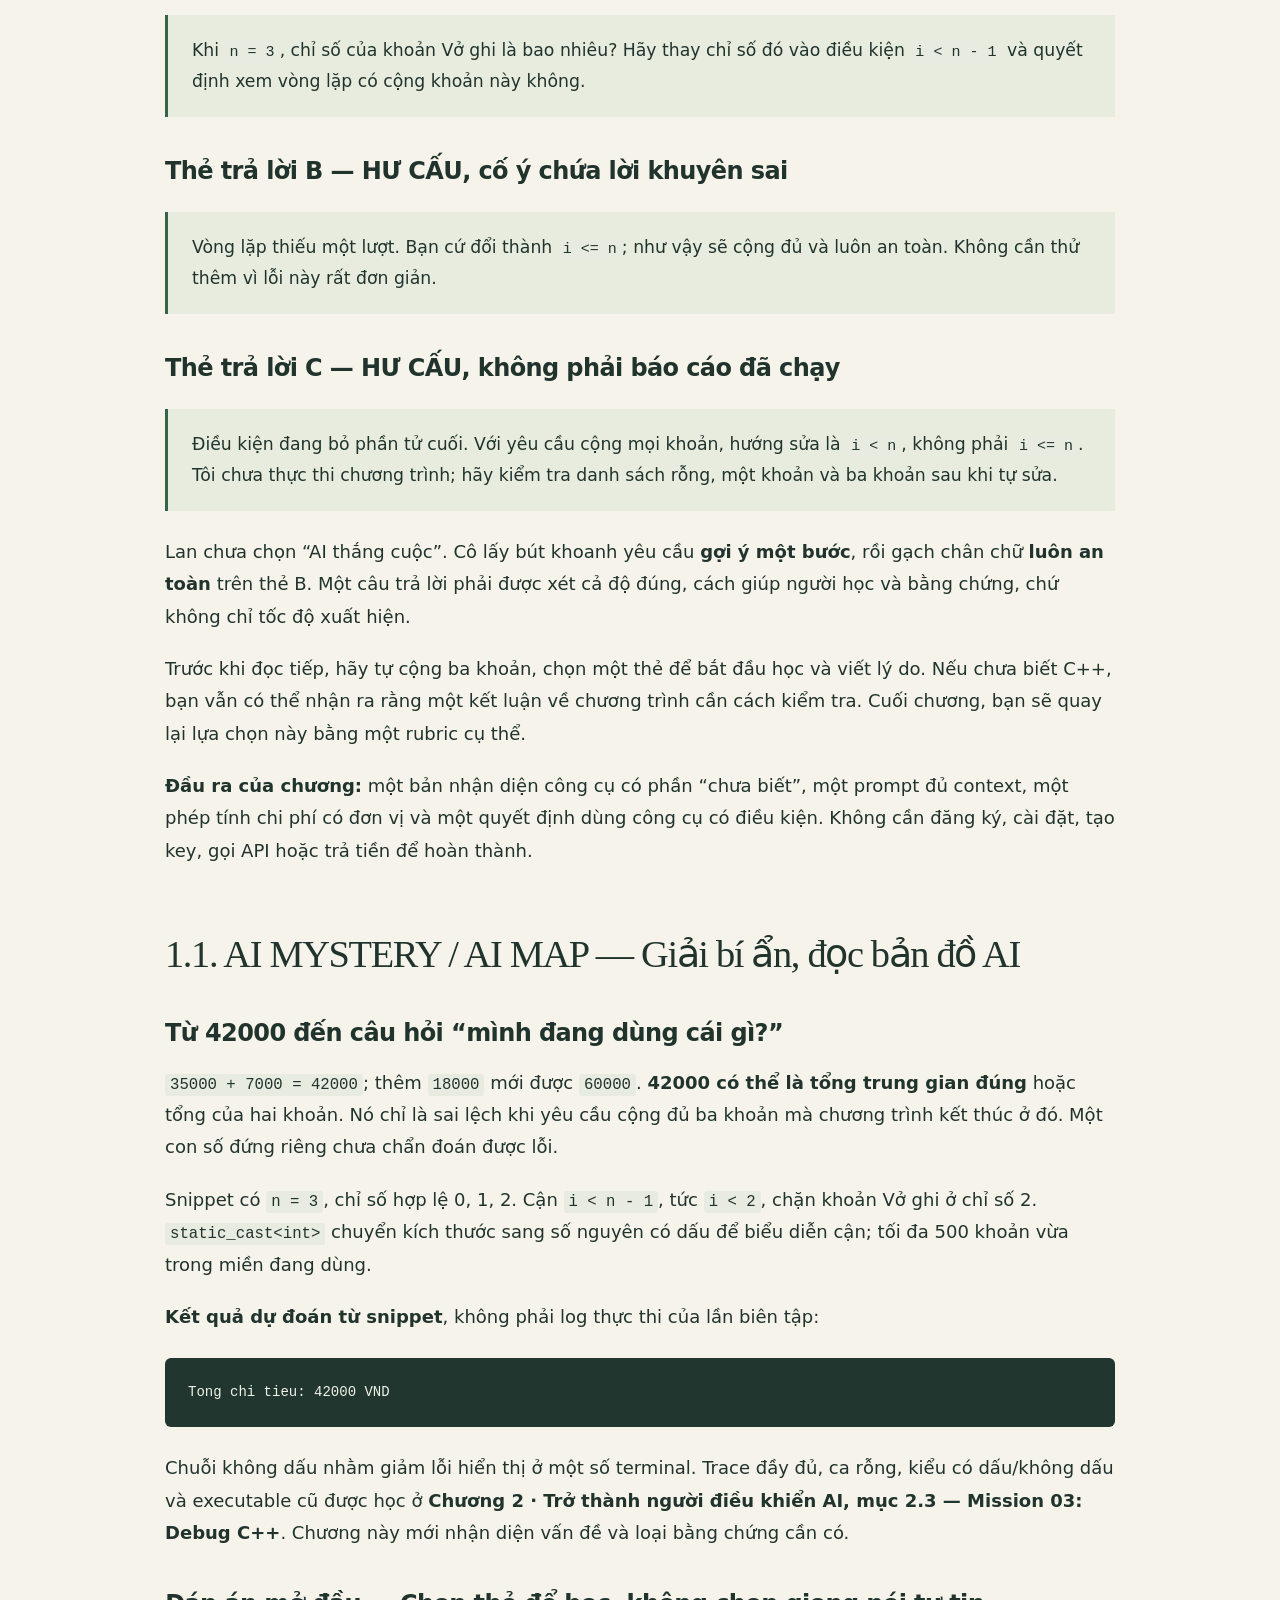
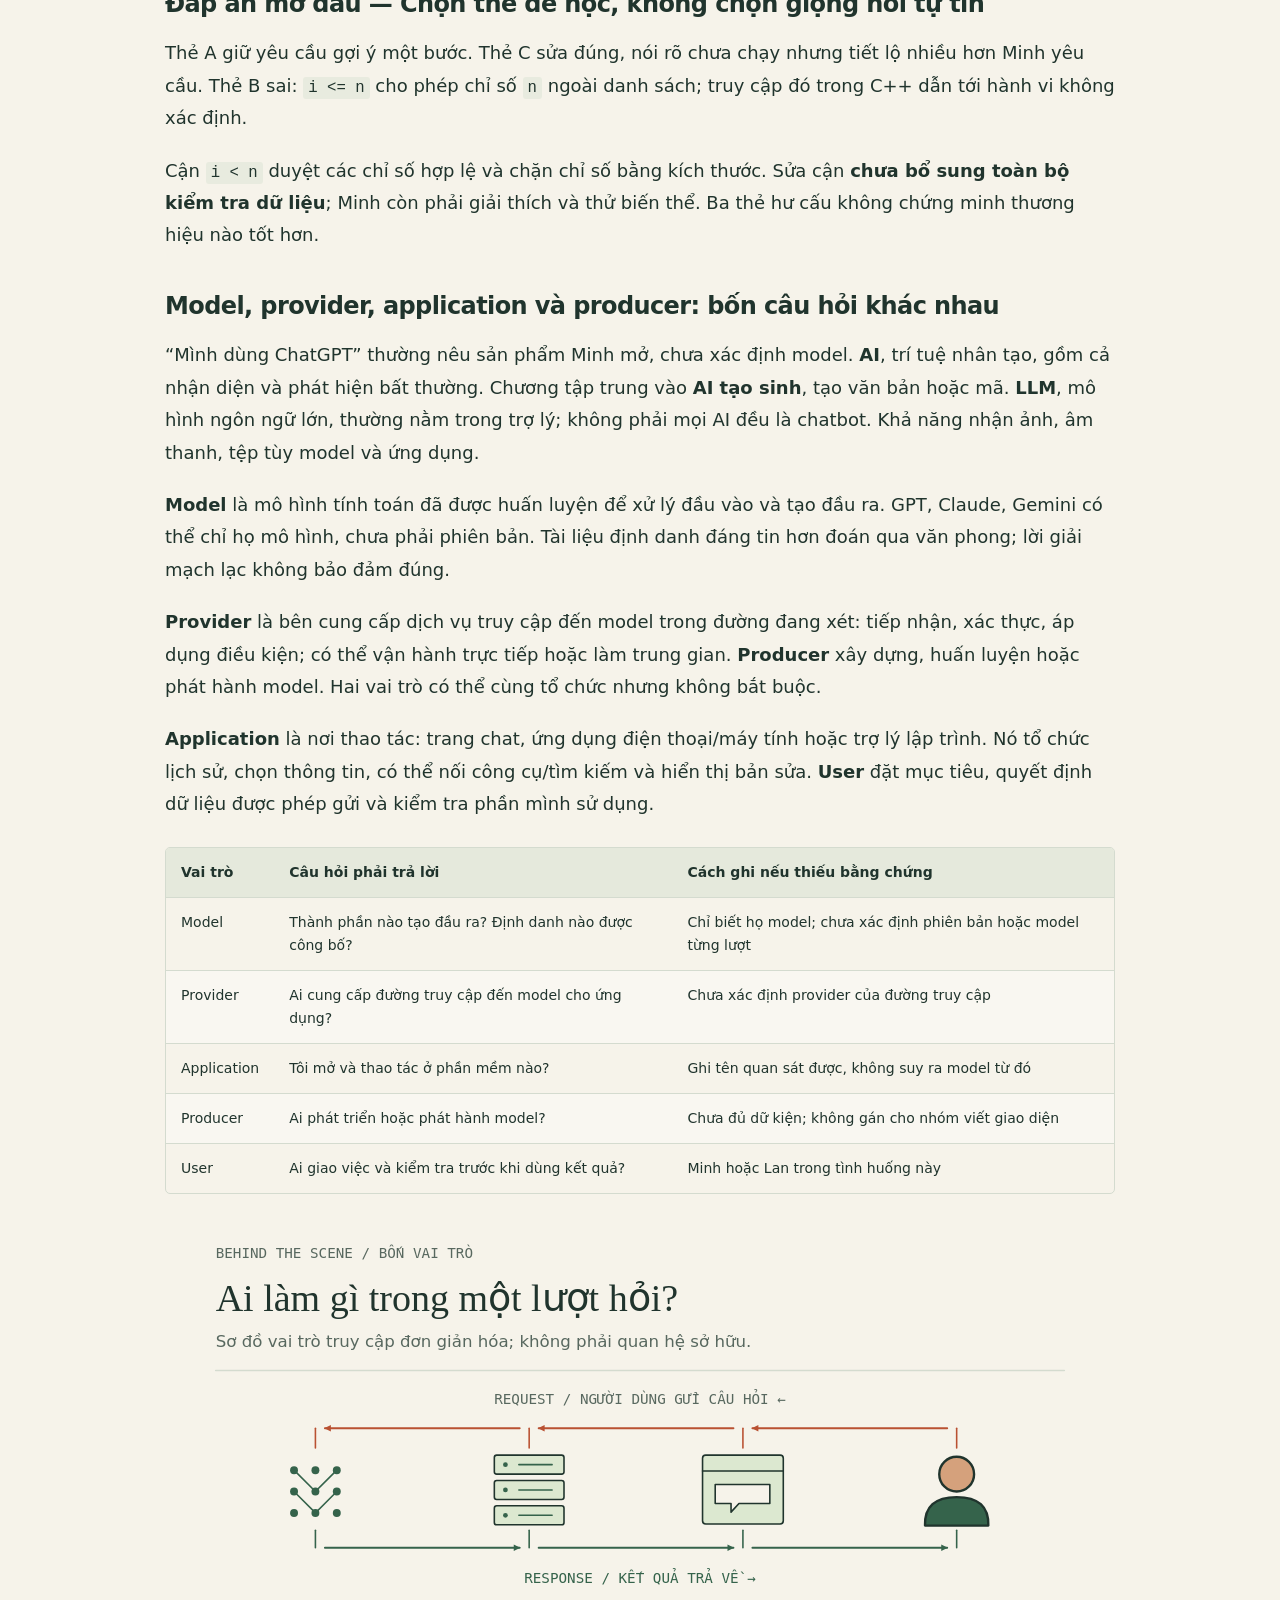
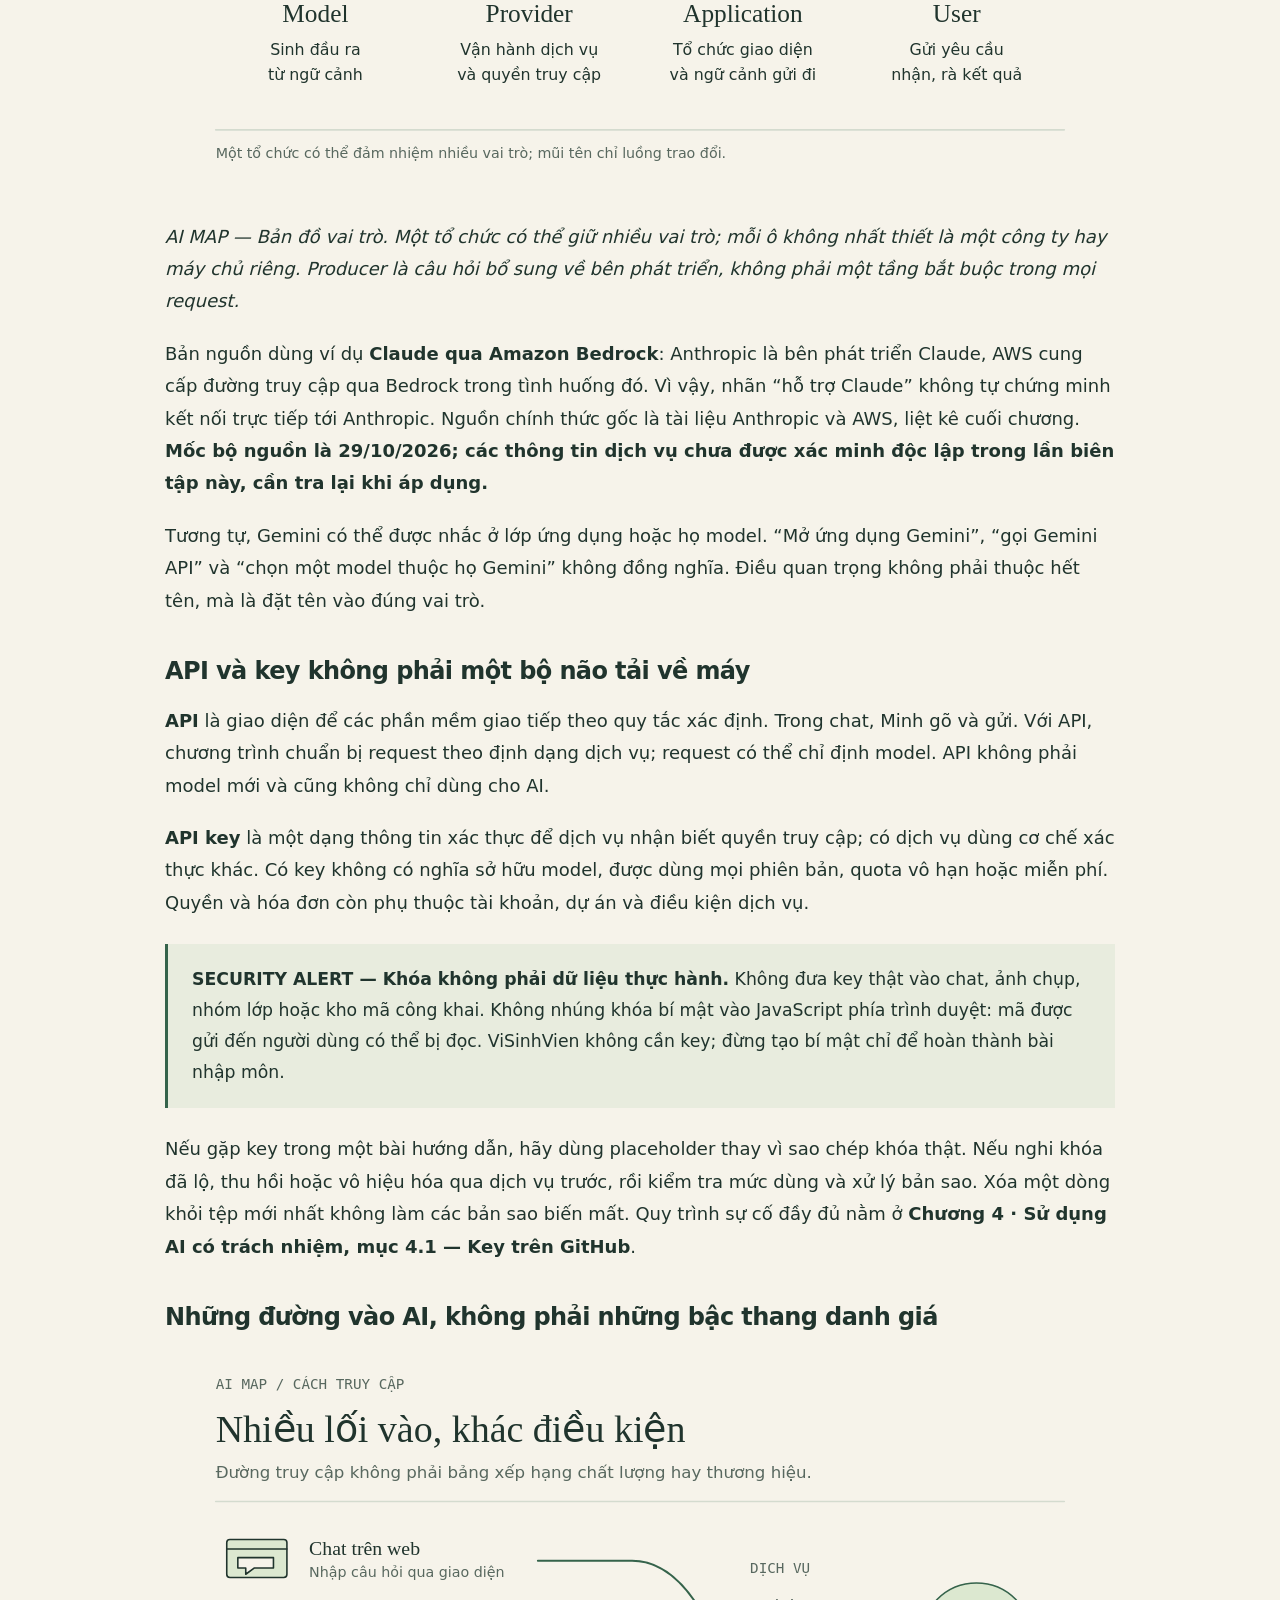
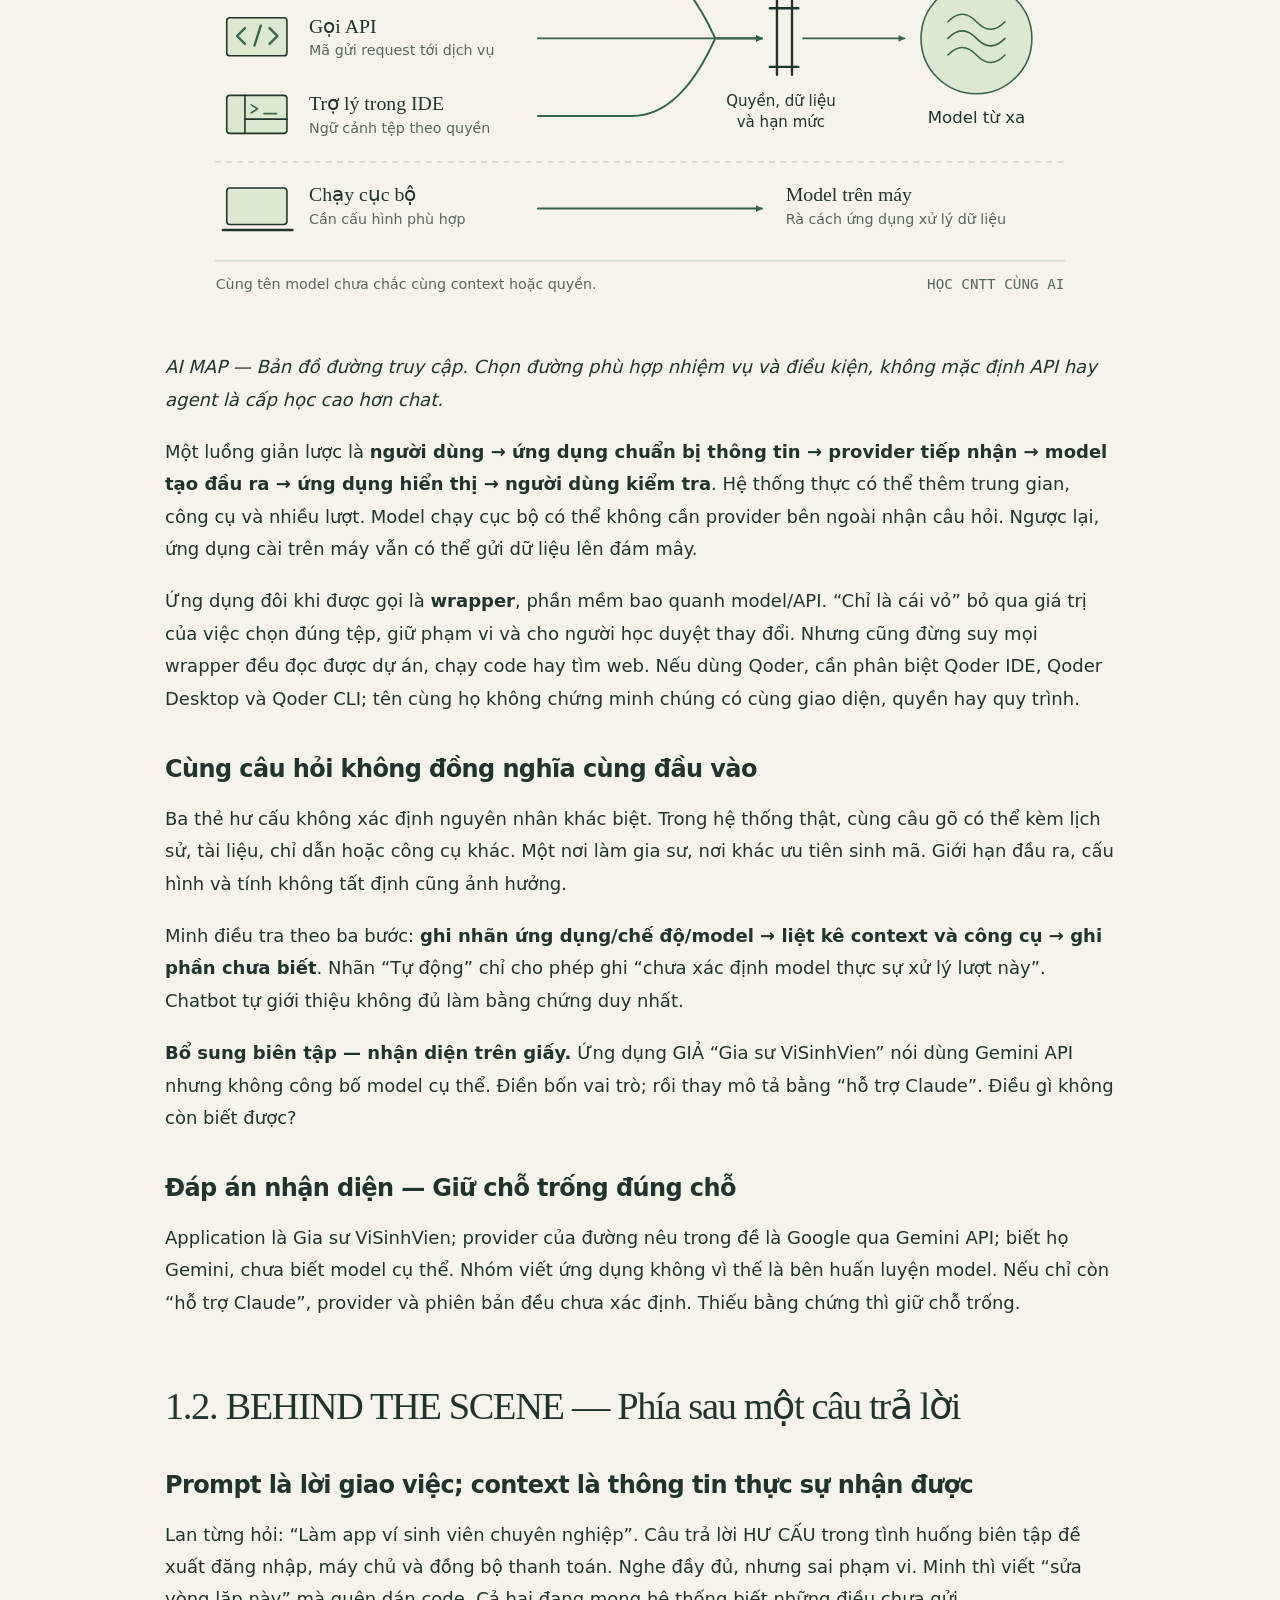
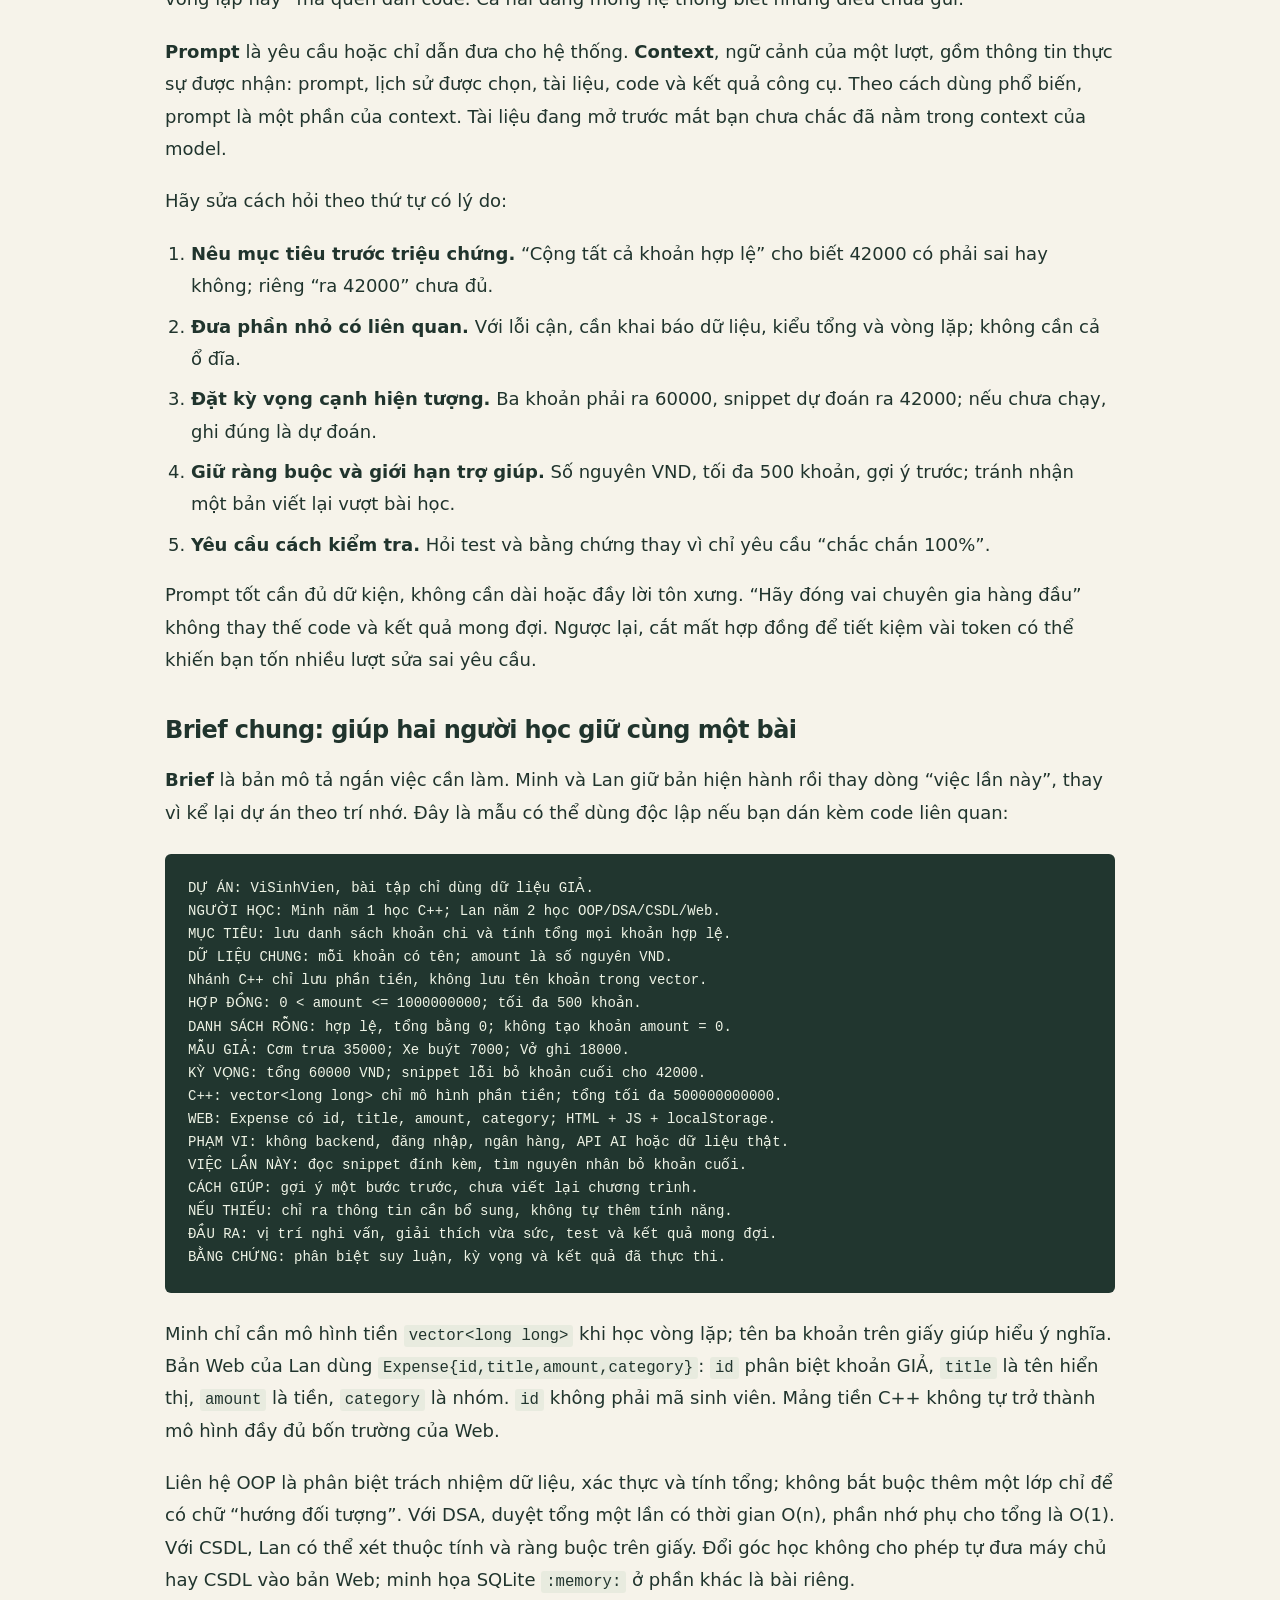
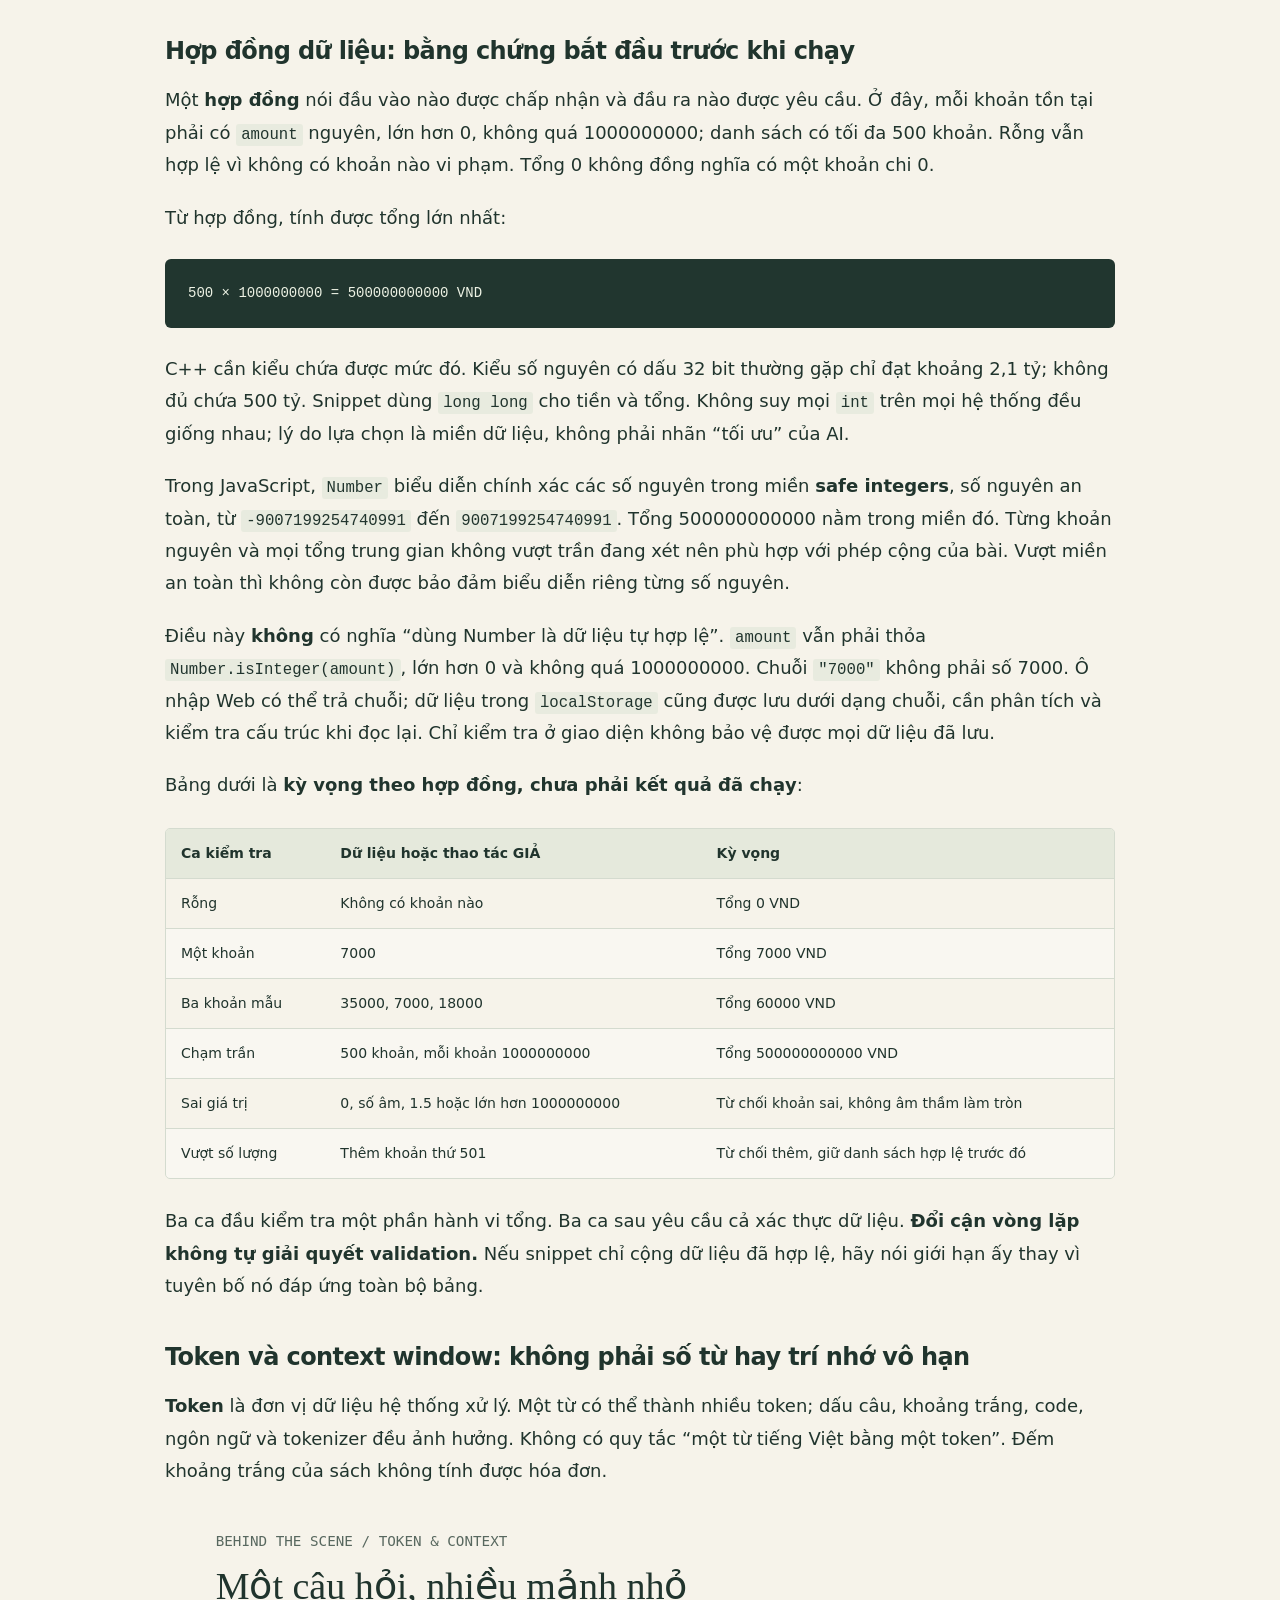
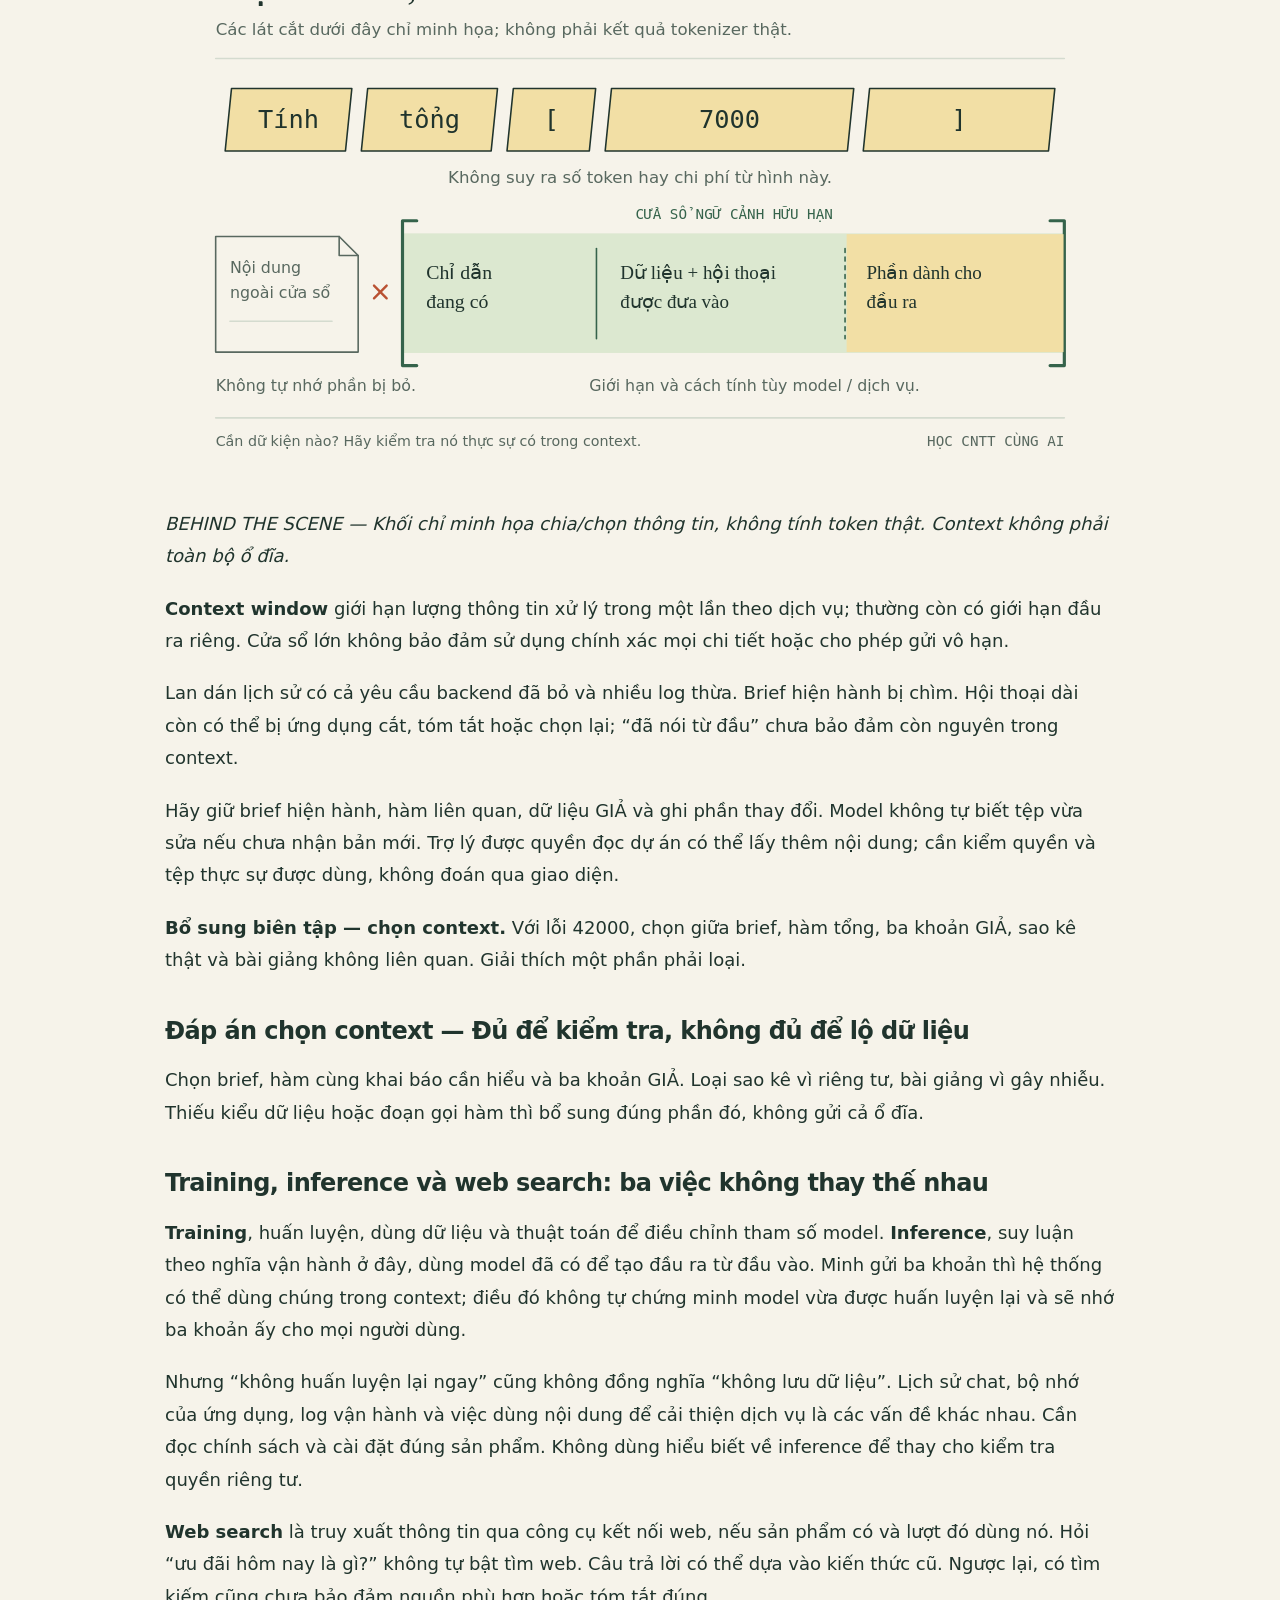
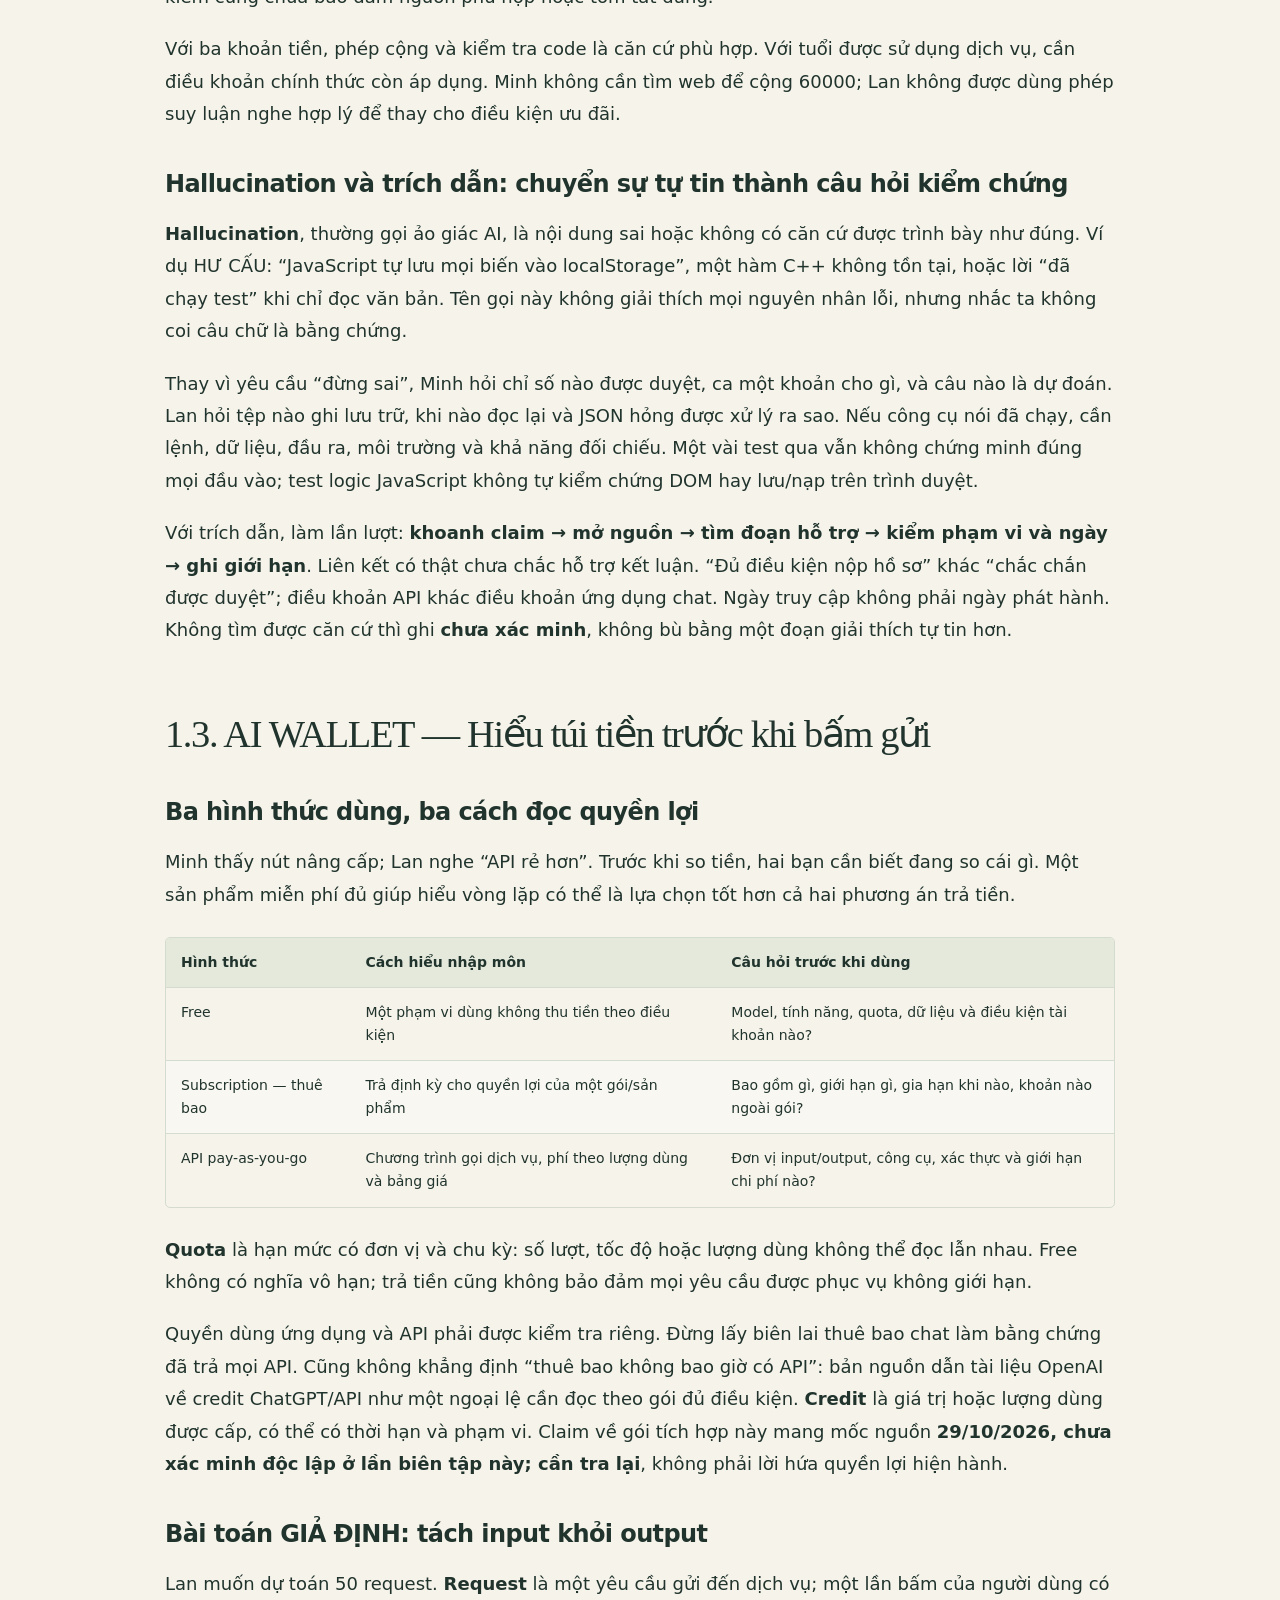
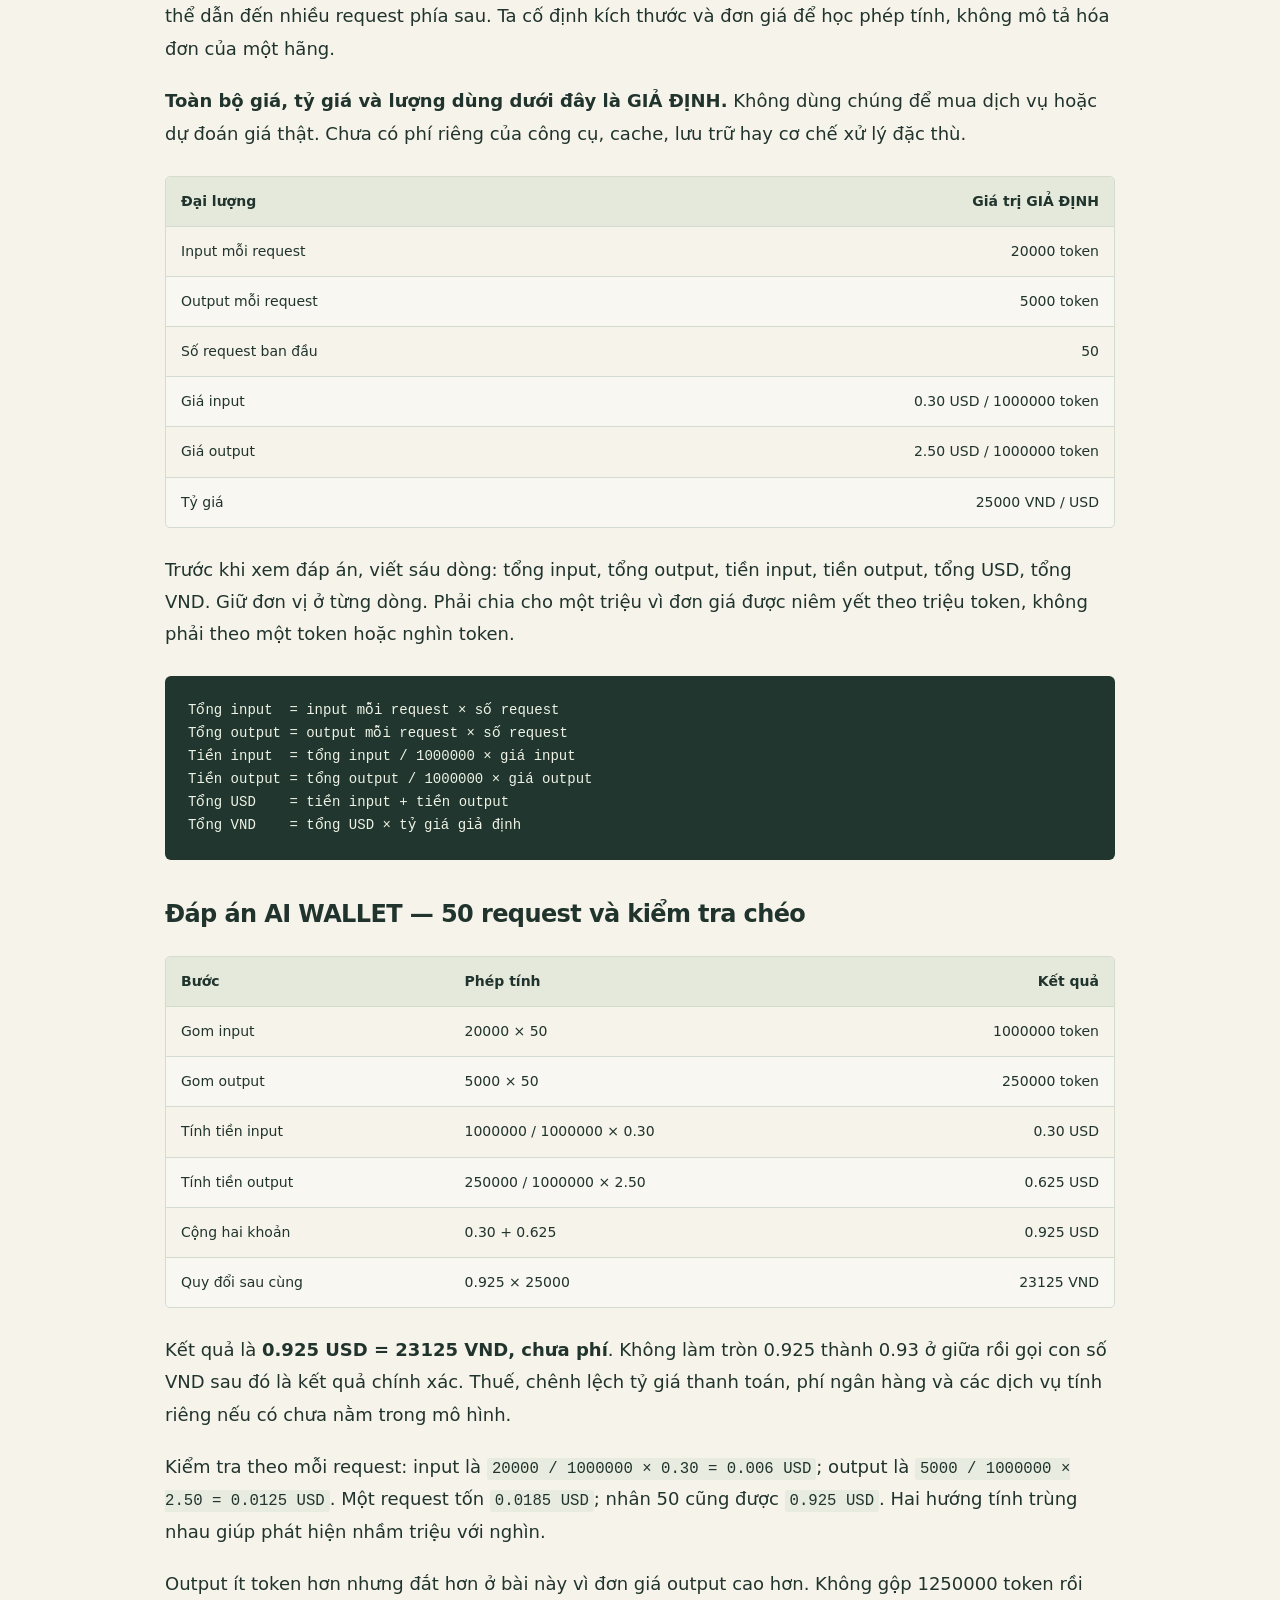
<file: dashboard/previews/chapter-01.html>
<!doctype html><html lang="vi"><meta charset="utf-8"><meta name="viewport" content="width=device-width,initial-scale=1"><title>CHƯƠNG 1 · BƯỚC VÀO THẾ GIỚI AI</title><style>:root{--paper:#f6f3ea;--ink:#20342d;--muted:#58685f;--green:#35634b;--soft:#dce8d0;--rust:#b95132;--yellow:#f2dfa5;--line:#d4dbcf;--font:18px;--nav:270px}*{box-sizing:border-box}html{scroll-behavior:smooth;scroll-padding-top:90px}body{margin:0;background:var(--paper);color:var(--ink);font:var(--font)/1.8 system-ui,-apple-system,'Segoe UI',sans-serif}a{color:var(--green);text-underline-offset:4px}button,input,select{font:inherit}button,select{cursor:pointer}button{padding:8px 15px;min-height:40px;border:1px solid #879b85;border-radius:5px;background:transparent;color:var(--ink)}button:hover{background:var(--soft)}a:focus-visible,button:focus-visible,input:focus-visible,select:focus-visible,summary:focus-visible{outline:3px solid var(--rust);outline-offset:4px}img{max-width:100%;height:auto}h1,h2,h3,h4{line-height:1.24;text-wrap:balance}h1,h2{font-family:Georgia,'Times New Roman',serif;font-weight:500;letter-spacing:-.035em}h1{font-size:clamp(48px,6vw,82px)}h2{font-size:clamp(31px,3vw,43px);margin:64px 0 25px}h3{font-size:24px;margin:40px 0 18px;letter-spacing:-.025em}h4{font-size:20px;margin:30px 0 16px}p{margin:0 0 20px}li{margin:8px 0}ul,ol{padding-left:26px}strong{font-weight:700}code{font: .87em/1.5 ui-monospace,Consolas,monospace;background:#e8ebdf;padding:2px 5px;border-radius:3px;overflow-wrap:anywhere}pre{margin:0;padding:23px;overflow-x:auto;max-width:100%;background:#21362f;color:#eef3e5;font-size:14px;line-height:1.65;tab-size:4}pre code{font:inherit;color:inherit;background:none;padding:0;border-radius:0;white-space:pre;overflow-wrap:normal}blockquote{margin:25px 0;padding:20px 24px;border-left:3px solid var(--green);background:#e8ecde;font-size:.96em}blockquote p:last-child{margin:0}hr{border:0;border-top:1px solid var(--line);margin:50px 0}.skip{position:fixed;left:12px;top:-100px;z-index:100;background:white;padding:12px}.skip:focus{top:12px}.sidebar{position:fixed;inset:0 auto 0 0;width:var(--nav);border-right:1px solid var(--line);padding:28px 22px 22px;background:#eceee3;overflow-y:auto;z-index:30}.brand{font:700 19px/1.25 system-ui;text-decoration:none;color:var(--ink);display:block;letter-spacing:-.03em}.brand small{display:block;font:11px/1.5 ui-monospace,monospace;letter-spacing:.08em;margin-top:9px;color:var(--muted)}.nav-search{margin:26px 0 16px;width:100%;background:transparent;border:1px solid #abb7a5;border-radius:5px;padding:9px 11px;font-size:13px}.toc{padding:0;list-style:none}.toc ul{list-style:none;margin:0 0 17px;padding:0 0 0 12px}.toc li{margin:3px 0}.toc a{display:block;font-size:12px;line-height:1.5;text-decoration:none;padding:5px 7px;border-radius:4px;color:#52634f}.toc>.toc-group>.chapter-link{font-size:13px;font-weight:700;color:var(--ink);margin-top:14px}.toc a:hover,.toc a.active{background:#dce5d0;color:#20342d}.nav-foot{font-size:11px;line-height:1.6;border-top:1px solid var(--line);padding-top:16px;margin-top:24px;color:var(--muted)}.topbar{height:62px;position:sticky;top:0;margin-left:var(--nav);display:flex;align-items:center;justify-content:space-between;padding:0 4vw;background:#f6f3eafa;border-bottom:1px solid var(--line);z-index:20;gap:12px}.top-label{font:11px/1.5 ui-monospace,monospace;letter-spacing:.12em;text-transform:uppercase}.tools{display:flex;align-items:center;gap:7px}.tools button{font-size:12px;padding:5px 9px;min-height:35px}.scroll-track{height:2px;position:absolute;bottom:0;left:0;right:0;background:var(--line)}#scroll-progress{height:100%;width:0;background:var(--rust)}.mobile-menu{display:none}.shade{display:none}main{margin-left:var(--nav)}.inner{max-width:1190px;padding:0 5vw;margin:auto}.eyebrow{font:11px/1.6 ui-monospace,monospace;letter-spacing:.17em;text-transform:uppercase}.hero{padding:64px 0 45px;border-bottom:1px solid var(--line)}.hero-grid{display:grid;grid-template-columns:1.05fr 1fr;gap:20px;align-items:center}.hero h1{margin:20px 0 25px}.hero h1 em{color:var(--rust);font-weight:400}.hero .lede{font-size:20px;line-height:1.6;max-width:620px}.hero-art{width:100%;border-radius:50% 50% 10px 10px}.hero-nav{display:flex;flex-wrap:wrap;gap:10px;margin-top:27px}.hero-nav a{padding:11px 17px;text-decoration:none;font-size:13px;border:1px solid var(--green);border-radius:4px}.hero-nav a:first-child{background:var(--green);color:#fff}.edition{font-size:11px;color:var(--muted);margin-top:35px;letter-spacing:.02em}.route-map{display:grid;grid-template-columns:repeat(4,1fr);margin:35px 0 0;border-top:1px solid var(--line)}.route-map a{padding:17px 12px 0 0;text-decoration:none;font-size:12px}.route-map b{display:block;font:23px Georgia;margin-bottom:5px}.intro{padding:20px 0 60px}.chapter{padding:70px 0 50px;border-top:1px solid var(--line)}.chapter-heading{display:grid;grid-template-columns:90px 1fr;gap:25px;align-items:start;margin:0 0 32px}.chapter-num{font:75px/.95 Georgia;color:var(--rust);letter-spacing:-.06em}.chapter-heading h2{font-size:clamp(36px,4.4vw,63px);margin:12px 0 18px;max-width:760px}.chapter-heading p{font-size:15px;color:var(--muted);line-height:1.65;max-width:720px}.opener{margin:0 0 50px}.opener img{width:100%;border:1px solid var(--line);border-radius:8px}.prose{max-width:900px;margin:0 auto;min-width:0}.prose>p:first-child{font-size:1.08em}.prose figure{margin:36px 0}.prose figure img{width:100%;border-radius:7px;border:1px solid var(--line);background:#f6f3ea}figcaption{font-size:12px;line-height:1.55;color:var(--muted);margin-top:8px}figcaption a{white-space:nowrap}.table-scroll{overflow-x:auto;max-width:100%;border:1px solid var(--line);border-radius:5px;margin:26px 0}table{border-collapse:collapse;min-width:570px;width:100%;font-size:14px;line-height:1.65}th{text-align:left;background:#e5e9dc;font-weight:650}td,th{padding:13px 15px;vertical-align:top;border-bottom:1px solid var(--line)}tr:last-child td{border-bottom:0}td code,th code{font-size:.9em}tbody tr:nth-child(even){background:#fff5}.code-wrap{margin:25px 0;min-width:0;max-width:100%;border-radius:6px;overflow:hidden}.code-top{background:#324b40;color:#dde6d6;padding:7px 14px;display:flex;justify-content:space-between;align-items:center;font:11px/1.5 ui-monospace,monospace}.code-top button{font:11px system-ui;min-height:28px;padding:3px 9px;color:#f4f7ef;border-color:#9eb19b}.code-top button:hover{background:#48624f}.answer{margin:30px 0;border-top:1px solid #a9b9a0;border-bottom:1px solid #a9b9a0;padding:4px 0}.answer summary{cursor:pointer;line-height:1.5;padding:17px 7px;font-size:16px;font-weight:650}.answer-body{padding:15px 8px 20px;min-width:0}.answer summary::marker{color:var(--rust)}.answer[open]{background:#f0f1e5}.instructor{font-size:14px}.widget{border:1px solid #b2c3a5;background:#e9edde;padding:26px;border-radius:8px;margin:34px 0}.widget h3{margin:8px 0 14px;font:30px/1.2 Georgia}.widget p{font-size:14px}.widget label{display:block;font-size:12px;font-weight:600}.widget input,.widget select{width:100%;border:1px solid #9dad94;background:#fbfcf6;padding:9px;border-radius:4px;margin-top:6px;color:var(--ink)}.budget-grid{display:grid;grid-template-columns:repeat(3,1fr);gap:16px}.budget-result{display:flex;align-items:baseline;gap:15px;flex-wrap:wrap;margin:20px 0 0}.budget-result strong{font:38px/1.2 Georgia}.budget-result span{font-size:14px}.error{color:#91331e;font-weight:600}.trace-items{display:grid;grid-template-columns:repeat(3,1fr);gap:12px;margin:22px 0}.trace-item{border:1px solid #bbc8af;padding:18px 10px;text-align:center;border-radius:5px}.trace-item small{display:block;font:11px/1.4 ui-monospace,monospace}.trace-item b{font:28px/1.5 Georgia}.trace-item.added{background:#bfd7a5;border-color:#5b7946}.trace-item.current{outline:2px solid var(--rust);outline-offset:2px}.trace-controls{display:flex;align-items:end;gap:10px;flex-wrap:wrap}.trace-controls label{flex:1;min-width:160px}.trace-state{margin-top:18px;font-size:15px;min-height:54px}.quiz fieldset{border:0;padding:0;margin:0}.quiz legend{font-size:17px;font-weight:650;margin-bottom:15px}.quiz label{font-weight:400;font-size:15px;margin:9px 0;display:flex;gap:10px;align-items:start}.quiz input{width:auto;margin:6px 0 0}.quiz-result{margin-top:14px!important}.chapter-end{max-width:900px;margin:40px auto 0;padding:22px 0;border-top:1px solid var(--line);display:flex;align-items:center;justify-content:space-between;gap:15px;font-size:13px}.chapter-end button[aria-pressed=true]{background:var(--green);color:white}.study-status{font:11px/1.5 ui-monospace,monospace;color:var(--muted)}.supplement{border-top:1px solid var(--line);padding:60px 0}.supplement>.section-title{font-size:44px;margin:12px 0 32px}.footer{padding:50px 0;border-top:1px solid var(--line);font-size:13px;color:var(--muted)}.footer strong{font:26px Georgia;color:var(--ink)}.sr-only{position:absolute;width:1px;height:1px;padding:0;margin:-1px;overflow:hidden;clip:rect(0,0,0,0);white-space:nowrap;border:0}[hidden]{display:none!important}.focus .sidebar{display:none}.focus .topbar,.focus main{margin-left:0}.focus .inner{max-width:1100px}.focus .top-label{display:none}@media(min-width:1600px){:root{--nav:300px}.sidebar{padding:35px 28px}.inner{padding:0 65px}}@media(max-width:1150px){.hero-grid{grid-template-columns:1fr}.hero-art{max-height:440px;object-fit:contain;border-radius:0}.hero h1{max-width:680px}.hero .lede{max-width:650px}.top-label{display:none}}@media(max-width:950px){.sidebar{transform:translateX(-100%);width:280px;visibility:hidden}.topbar,main{margin-left:0}.mobile-menu{display:block}.nav-open .sidebar{transform:translateX(0);visibility:visible}.nav-open .shade{display:block;position:fixed;inset:0;background:#10241966;z-index:25;border:0;border-radius:0;width:100%;height:100%}.focus .sidebar{display:block}.inner{padding:0 6vw}.top-label{display:block}.hero{padding-top:42px}}@media(max-width:580px){body{font-size:var(--font)}.inner{padding:0 20px}.topbar{padding:0 14px}.top-label{display:none}.tools{gap:4px}.tools button{padding:5px 7px;font-size:11px}#focus-toggle{display:none}.hero{padding-top:33px}.hero h1{font-size:48px}.hero .lede{font-size:18px}.hero-art{max-height:none}.hero-nav a{font-size:12px}.route-map{grid-template-columns:repeat(2,1fr)}.route-map a{padding:12px 10px 0 0}.chapter{padding-top:42px}.chapter-heading{grid-template-columns:44px 1fr;gap:12px}.chapter-num{font-size:40px}.chapter-heading h2{font-size:35px;margin-top:8px}.chapter-heading p{font-size:13px}.opener{margin-bottom:30px}h2{font-size:31px;margin-top:42px}h3{font-size:22px}.widget{padding:17px}.budget-grid{grid-template-columns:repeat(2,1fr);gap:12px}.budget-result strong{font-size:32px}.trace-items{gap:7px}.trace-item{padding:12px 5px}.trace-item b{font-size:22px}.trace-item small{font-size:9px}.chapter-end{flex-direction:column;align-items:flex-start}.prose figure{margin:26px 0}.code-top{padding:7px 10px}pre{padding:16px}.supplement>.section-title{font-size:36px}}@media(prefers-reduced-motion:reduce){html{scroll-behavior:auto}}@page{size:A4;margin:18mm}@media print{body{background:white;font:10.5pt/1.6 Georgia;color:#111}.sidebar,.topbar,.hero-nav,.route-map,.shade,.skip,.tools,.code-top button,.chapter-end,.widget button,.quiz,.nav-foot{display:none!important}main{margin:0}.inner{max-width:none;padding:0}.hero{padding-top:0}.hero-grid{grid-template-columns:1fr 1fr}.hero h1{font-size:40pt}.hero-art{max-height:100mm}.hero .lede{font-size:13pt}.hero .edition{font-size:8pt}.chapter,.supplement{break-before:page;padding-top:10mm}.chapter-heading h2{font-size:28pt}.chapter-num{font-size:42pt}.opener img{max-height:90mm;object-fit:contain}.prose{max-width:none}.prose h2{font-size:21pt}.prose h3{font-size:15pt}h2,h3,h4,summary{break-after:avoid}.prose figure{break-inside:avoid}.prose figure img{max-height:115mm;object-fit:contain}.table-scroll{overflow:visible}table{min-width:0;font-size:8.5pt}td,th{padding:6pt}pre{white-space:pre-wrap;overflow:visible;color:#111;background:#f1f1ec;font-size:8pt;overflow-wrap:anywhere}pre code{white-space:pre-wrap}.code-wrap{break-inside:avoid}.answer-body{display:block!important}.answer{border-color:#aaa}.widget{break-inside:avoid}.footer{font-size:9pt}a{color:inherit}.study-status{display:none}}
main{margin:0}.preview-header{padding:16px 5vw;background:#20342d;color:#fff;font-size:13px}.preview-header a{color:#dce8d0}.preview-main{max-width:1000px;margin:auto;padding:30px 25px}.pending{font-size:13px;color:#58685f;border-left:2px solid #aaa;padding:10px}h1{font-size:44px}</style><body><header class="preview-header"><a href="../index.html">Về dashboard</a> · Bản xem trước nội dung; chưa thay cho kiểm thử bản xuất bản.</header><main class="preview-main prose"><h1>CHƯƠNG 1 · BƯỚC VÀO THẾ GIỚI AI</h1>
<p>Minh mở ba giao diện AI, dán cùng đoạn C++ và hỏi cùng một câu. Nơi thứ nhất hỏi ngược lại. Nơi thứ hai đưa cách sửa rất chắc chắn. Nơi thứ ba sửa khác, nhắc phải kiểm thử. Minh nhìn ba cửa sổ: “Nếu đều là AI, tại sao chúng không nói giống nhau? Mình nên tin cái nào?”.</p>
<p><strong>Bổ sung biên tập — tình huống mở và ba thẻ trả lời hoàn toàn HƯ CẤU</strong>, không đại diện sản phẩm, không phải hội thoại hay benchmark thực. Minh năm nhất học C++; Lan năm hai học OOP/DSA/CSDL/Web. Hai nhân vật hư cấu không đại diện khảo sát TLU.</p>
<p>Hai bạn làm <strong>ViSinhVien</strong>, bài tập chi tiêu bằng dữ liệu GIẢ. Minh học mảng và vòng lặp; Lan làm Web với HTML, JavaScript, <code>localStorage</code>. Không có backend, đăng nhập, ngân hàng hay tài chính thật. Trợ lý AI giúp học; ViSinhVien không tích hợp AI.</p>
<p>Ba khoản GIẢ trên giấy của Minh là:</p>
<div class="table-scroll"><table>
<thead>
<tr>
<th>Khoản chi GIẢ</th>
<th style="text-align:right">Số tiền nguyên VND</th>
</tr>
</thead>
<tbody>
<tr>
<td>Cơm trưa</td>
<td style="text-align:right">35000</td>
</tr>
<tr>
<td>Xe buýt</td>
<td style="text-align:right">7000</td>
</tr>
<tr>
<td>Vở ghi</td>
<td style="text-align:right">18000</td>
</tr>
<tr>
<td>Tổng cần có</td>
<td style="text-align:right">60000</td>
</tr>
</tbody>
</table></div>
<p>Đây là <strong>snippet có lỗi chủ đích</strong> để đọc và đặt câu hỏi, không phải yêu cầu làm hỏng demo đúng. Các số tiền trong snippet đã được giả định hợp lệ; chương trình chưa làm nhiệm vụ nhập và xác thực dữ liệu.</p>
<div class="code-wrap"><pre><code class="language-cpp">#include &lt;iostream&gt;
#include &lt;vector&gt;

int main() {
    std::vector&lt;long long&gt; amounts = {35000, 7000, 18000};
    long long total = 0;
    int n = static_cast&lt;int&gt;(amounts.size());
    for (int i = 0; i &lt; n - 1; ++i) {
        total += amounts[i];
    }
    std::cout &lt;&lt; "Tong chi tieu: " &lt;&lt; total &lt;&lt; " VND\n";
    return 0;
}
</code></pre></div>
<p>Minh dán nguyên snippet vào từng giao diện, rồi dùng cùng câu hỏi:</p>
<div class="code-wrap"><pre><code class="language-text">Tôi mới học vòng lặp C++. Tôi cần cộng tất cả khoản chi GIẢ:
35000, 7000, 18000 phải ra 60000, nhưng chương trình đang cho 42000.
Hãy gợi ý một bước để tôi tự tìm lỗi, chưa viết lại cả chương trình.
</code></pre></div>
<h3>Thẻ trả lời A — HƯ CẤU, không gắn với sản phẩm</h3>
<blockquote>
<p>Khi <code>n = 3</code>, chỉ số của khoản Vở ghi là bao nhiêu? Hãy thay chỉ số đó vào điều kiện <code>i &lt; n - 1</code> và quyết định xem vòng lặp có cộng khoản này không.</p>
</blockquote>
<h3>Thẻ trả lời B — HƯ CẤU, cố ý chứa lời khuyên sai</h3>
<blockquote>
<p>Vòng lặp thiếu một lượt. Bạn cứ đổi thành <code>i &lt;= n</code>; như vậy sẽ cộng đủ và luôn an toàn. Không cần thử thêm vì lỗi này rất đơn giản.</p>
</blockquote>
<h3>Thẻ trả lời C — HƯ CẤU, không phải báo cáo đã chạy</h3>
<blockquote>
<p>Điều kiện đang bỏ phần tử cuối. Với yêu cầu cộng mọi khoản, hướng sửa là <code>i &lt; n</code>, không phải <code>i &lt;= n</code>. Tôi chưa thực thi chương trình; hãy kiểm tra danh sách rỗng, một khoản và ba khoản sau khi tự sửa.</p>
</blockquote>
<p>Lan chưa chọn “AI thắng cuộc”. Cô lấy bút khoanh yêu cầu <strong>gợi ý một bước</strong>, rồi gạch chân chữ <strong>luôn an toàn</strong> trên thẻ B. Một câu trả lời phải được xét cả độ đúng, cách giúp người học và bằng chứng, chứ không chỉ tốc độ xuất hiện.</p>
<p>Trước khi đọc tiếp, hãy tự cộng ba khoản, chọn một thẻ để bắt đầu học và viết lý do. Nếu chưa biết C++, bạn vẫn có thể nhận ra rằng một kết luận về chương trình cần cách kiểm tra. Cuối chương, bạn sẽ quay lại lựa chọn này bằng một rubric cụ thể.</p>
<p><strong>Đầu ra của chương:</strong> một bản nhận diện công cụ có phần “chưa biết”, một prompt đủ context, một phép tính chi phí có đơn vị và một quyết định dùng công cụ có điều kiện. Không cần đăng ký, cài đặt, tạo key, gọi API hoặc trả tiền để hoàn thành.</p>
<h2>1.1. AI MYSTERY / AI MAP — Giải bí ẩn, đọc bản đồ AI</h2>
<h3>Từ 42000 đến câu hỏi “mình đang dùng cái gì?”</h3>
<p><code>35000 + 7000 = 42000</code>; thêm <code>18000</code> mới được <code>60000</code>. <strong>42000 có thể là tổng trung gian đúng</strong> hoặc tổng của hai khoản. Nó chỉ là sai lệch khi yêu cầu cộng đủ ba khoản mà chương trình kết thúc ở đó. Một con số đứng riêng chưa chẩn đoán được lỗi.</p>
<p>Snippet có <code>n = 3</code>, chỉ số hợp lệ 0, 1, 2. Cận <code>i &lt; n - 1</code>, tức <code>i &lt; 2</code>, chặn khoản Vở ghi ở chỉ số 2. <code>static_cast&lt;int&gt;</code> chuyển kích thước sang số nguyên có dấu để biểu diễn cận; tối đa 500 khoản vừa trong miền đang dùng.</p>
<p><strong>Kết quả dự đoán từ snippet</strong>, không phải log thực thi của lần biên tập:</p>
<div class="code-wrap"><pre><code class="language-text">Tong chi tieu: 42000 VND
</code></pre></div>
<p>Chuỗi không dấu nhằm giảm lỗi hiển thị ở một số terminal. Trace đầy đủ, ca rỗng, kiểu có dấu/không dấu và executable cũ được học ở <strong>Chương 2 · Trở thành người điều khiển AI, mục 2.3 — Mission 03: Debug C++</strong>. Chương này mới nhận diện vấn đề và loại bằng chứng cần có.</p>
<h3>Đáp án mở đầu — Chọn thẻ để học, không chọn giọng nói tự tin</h3>
<p>Thẻ A giữ yêu cầu gợi ý một bước. Thẻ C sửa đúng, nói rõ chưa chạy nhưng tiết lộ nhiều hơn Minh yêu cầu. Thẻ B sai: <code>i &lt;= n</code> cho phép chỉ số <code>n</code> ngoài danh sách; truy cập đó trong C++ dẫn tới hành vi không xác định.</p>
<p>Cận <code>i &lt; n</code> duyệt các chỉ số hợp lệ và chặn chỉ số bằng kích thước. Sửa cận <strong>chưa bổ sung toàn bộ kiểm tra dữ liệu</strong>; Minh còn phải giải thích và thử biến thể. Ba thẻ hư cấu không chứng minh thương hiệu nào tốt hơn.</p>
<h3>Model, provider, application và producer: bốn câu hỏi khác nhau</h3>
<p>“Mình dùng ChatGPT” thường nêu sản phẩm Minh mở, chưa xác định model. <strong>AI</strong>, trí tuệ nhân tạo, gồm cả nhận diện và phát hiện bất thường. Chương tập trung vào <strong>AI tạo sinh</strong>, tạo văn bản hoặc mã. <strong>LLM</strong>, mô hình ngôn ngữ lớn, thường nằm trong trợ lý; không phải mọi AI đều là chatbot. Khả năng nhận ảnh, âm thanh, tệp tùy model và ứng dụng.</p>
<p><strong>Model</strong> là mô hình tính toán đã được huấn luyện để xử lý đầu vào và tạo đầu ra. GPT, Claude, Gemini có thể chỉ họ mô hình, chưa phải phiên bản. Tài liệu định danh đáng tin hơn đoán qua văn phong; lời giải mạch lạc không bảo đảm đúng.</p>
<p><strong>Provider</strong> là bên cung cấp dịch vụ truy cập đến model trong đường đang xét: tiếp nhận, xác thực, áp dụng điều kiện; có thể vận hành trực tiếp hoặc làm trung gian. <strong>Producer</strong> xây dựng, huấn luyện hoặc phát hành model. Hai vai trò có thể cùng tổ chức nhưng không bắt buộc.</p>
<p><strong>Application</strong> là nơi thao tác: trang chat, ứng dụng điện thoại/máy tính hoặc trợ lý lập trình. Nó tổ chức lịch sử, chọn thông tin, có thể nối công cụ/tìm kiếm và hiển thị bản sửa. <strong>User</strong> đặt mục tiêu, quyết định dữ liệu được phép gửi và kiểm tra phần mình sử dụng.</p>
<div class="table-scroll"><table>
<thead>
<tr>
<th>Vai trò</th>
<th>Câu hỏi phải trả lời</th>
<th>Cách ghi nếu thiếu bằng chứng</th>
</tr>
</thead>
<tbody>
<tr>
<td>Model</td>
<td>Thành phần nào tạo đầu ra? Định danh nào được công bố?</td>
<td>Chỉ biết họ model; chưa xác định phiên bản hoặc model từng lượt</td>
</tr>
<tr>
<td>Provider</td>
<td>Ai cung cấp đường truy cập đến model cho ứng dụng?</td>
<td>Chưa xác định provider của đường truy cập</td>
</tr>
<tr>
<td>Application</td>
<td>Tôi mở và thao tác ở phần mềm nào?</td>
<td>Ghi tên quan sát được, không suy ra model từ đó</td>
</tr>
<tr>
<td>Producer</td>
<td>Ai phát triển hoặc phát hành model?</td>
<td>Chưa đủ dữ kiện; không gán cho nhóm viết giao diện</td>
</tr>
<tr>
<td>User</td>
<td>Ai giao việc và kiểm tra trước khi dùng kết quả?</td>
<td>Minh hoặc Lan trong tình huống này</td>
</tr>
</tbody>
</table></div>
<p><img alt="Sơ đồ vai trò model, provider, application và user; mũi tên biểu diễn đường truy cập, không phải quyền sở hữu." src="../../assets/roles.svg"/></p>
<p><em>AI MAP — Bản đồ vai trò. Một tổ chức có thể giữ nhiều vai trò; mỗi ô không nhất thiết là một công ty hay máy chủ riêng. Producer là câu hỏi bổ sung về bên phát triển, không phải một tầng bắt buộc trong mọi request.</em></p>
<p>Bản nguồn dùng ví dụ <strong>Claude qua Amazon Bedrock</strong>: Anthropic là bên phát triển Claude, AWS cung cấp đường truy cập qua Bedrock trong tình huống đó. Vì vậy, nhãn “hỗ trợ Claude” không tự chứng minh kết nối trực tiếp tới Anthropic. Nguồn chính thức gốc là tài liệu Anthropic và AWS, liệt kê cuối chương. <strong>Mốc bộ nguồn là 29/10/2026; các thông tin dịch vụ chưa được xác minh độc lập trong lần biên tập này, cần tra lại khi áp dụng.</strong></p>
<p>Tương tự, Gemini có thể được nhắc ở lớp ứng dụng hoặc họ model. “Mở ứng dụng Gemini”, “gọi Gemini API” và “chọn một model thuộc họ Gemini” không đồng nghĩa. Điều quan trọng không phải thuộc hết tên, mà là đặt tên vào đúng vai trò.</p>
<h3>API và key không phải một bộ não tải về máy</h3>
<p><strong>API</strong> là giao diện để các phần mềm giao tiếp theo quy tắc xác định. Trong chat, Minh gõ và gửi. Với API, chương trình chuẩn bị request theo định dạng dịch vụ; request có thể chỉ định model. API không phải model mới và cũng không chỉ dùng cho AI.</p>
<p><strong>API key</strong> là một dạng thông tin xác thực để dịch vụ nhận biết quyền truy cập; có dịch vụ dùng cơ chế xác thực khác. Có key không có nghĩa sở hữu model, được dùng mọi phiên bản, quota vô hạn hoặc miễn phí. Quyền và hóa đơn còn phụ thuộc tài khoản, dự án và điều kiện dịch vụ.</p>
<blockquote>
<p><strong>SECURITY ALERT — Khóa không phải dữ liệu thực hành.</strong> Không đưa key thật vào chat, ảnh chụp, nhóm lớp hoặc kho mã công khai. Không nhúng khóa bí mật vào JavaScript phía trình duyệt: mã được gửi đến người dùng có thể bị đọc. ViSinhVien không cần key; đừng tạo bí mật chỉ để hoàn thành bài nhập môn.</p>
</blockquote>
<p>Nếu gặp key trong một bài hướng dẫn, hãy dùng placeholder thay vì sao chép khóa thật. Nếu nghi khóa đã lộ, thu hồi hoặc vô hiệu hóa qua dịch vụ trước, rồi kiểm tra mức dùng và xử lý bản sao. Xóa một dòng khỏi tệp mới nhất không làm các bản sao biến mất. Quy trình sự cố đầy đủ nằm ở <strong>Chương 4 · Sử dụng AI có trách nhiệm, mục 4.1 — Key trên GitHub</strong>.</p>
<h3>Những đường vào AI, không phải những bậc thang danh giá</h3>
<p><img alt="Bản đồ các cách truy cập AI qua ứng dụng chat, trợ lý lập trình, chương trình dùng API hoặc mô hình cục bộ; không xếp hạng thương hiệu." src="../../assets/ecosystem.svg"/></p>
<p><em>AI MAP — Bản đồ đường truy cập. Chọn đường phù hợp nhiệm vụ và điều kiện, không mặc định API hay agent là cấp học cao hơn chat.</em></p>
<p>Một luồng giản lược là <strong>người dùng → ứng dụng chuẩn bị thông tin → provider tiếp nhận → model tạo đầu ra → ứng dụng hiển thị → người dùng kiểm tra</strong>. Hệ thống thực có thể thêm trung gian, công cụ và nhiều lượt. Model chạy cục bộ có thể không cần provider bên ngoài nhận câu hỏi. Ngược lại, ứng dụng cài trên máy vẫn có thể gửi dữ liệu lên đám mây.</p>
<p>Ứng dụng đôi khi được gọi là <strong>wrapper</strong>, phần mềm bao quanh model/API. “Chỉ là cái vỏ” bỏ qua giá trị của việc chọn đúng tệp, giữ phạm vi và cho người học duyệt thay đổi. Nhưng cũng đừng suy mọi wrapper đều đọc được dự án, chạy code hay tìm web. Nếu dùng Qoder, cần phân biệt Qoder IDE, Qoder Desktop và Qoder CLI; tên cùng họ không chứng minh chúng có cùng giao diện, quyền hay quy trình.</p>
<h3>Cùng câu hỏi không đồng nghĩa cùng đầu vào</h3>
<p>Ba thẻ hư cấu không xác định nguyên nhân khác biệt. Trong hệ thống thật, cùng câu gõ có thể kèm lịch sử, tài liệu, chỉ dẫn hoặc công cụ khác. Một nơi làm gia sư, nơi khác ưu tiên sinh mã. Giới hạn đầu ra, cấu hình và tính không tất định cũng ảnh hưởng.</p>
<p>Minh điều tra theo ba bước: <strong>ghi nhãn ứng dụng/chế độ/model → liệt kê context và công cụ → ghi phần chưa biết</strong>. Nhãn “Tự động” chỉ cho phép ghi “chưa xác định model thực sự xử lý lượt này”. Chatbot tự giới thiệu không đủ làm bằng chứng duy nhất.</p>
<p><strong>Bổ sung biên tập — nhận diện trên giấy.</strong> Ứng dụng GIẢ “Gia sư ViSinhVien” nói dùng Gemini API nhưng không công bố model cụ thể. Điền bốn vai trò; rồi thay mô tả bằng “hỗ trợ Claude”. Điều gì không còn biết được?</p>
<h3>Đáp án nhận diện — Giữ chỗ trống đúng chỗ</h3>
<p>Application là Gia sư ViSinhVien; provider của đường nêu trong đề là Google qua Gemini API; biết họ Gemini, chưa biết model cụ thể. Nhóm viết ứng dụng không vì thế là bên huấn luyện model. Nếu chỉ còn “hỗ trợ Claude”, provider và phiên bản đều chưa xác định. Thiếu bằng chứng thì giữ chỗ trống.</p>
<h2>1.2. BEHIND THE SCENE — Phía sau một câu trả lời</h2>
<h3>Prompt là lời giao việc; context là thông tin thực sự nhận được</h3>
<p>Lan từng hỏi: “Làm app ví sinh viên chuyên nghiệp”. Câu trả lời HƯ CẤU trong tình huống biên tập đề xuất đăng nhập, máy chủ và đồng bộ thanh toán. Nghe đầy đủ, nhưng sai phạm vi. Minh thì viết “sửa vòng lặp này” mà quên dán code. Cả hai đang mong hệ thống biết những điều chưa gửi.</p>
<p><strong>Prompt</strong> là yêu cầu hoặc chỉ dẫn đưa cho hệ thống. <strong>Context</strong>, ngữ cảnh của một lượt, gồm thông tin thực sự được nhận: prompt, lịch sử được chọn, tài liệu, code và kết quả công cụ. Theo cách dùng phổ biến, prompt là một phần của context. Tài liệu đang mở trước mắt bạn chưa chắc đã nằm trong context của model.</p>
<p>Hãy sửa cách hỏi theo thứ tự có lý do:</p>
<ol>
<li><strong>Nêu mục tiêu trước triệu chứng.</strong> “Cộng tất cả khoản hợp lệ” cho biết 42000 có phải sai hay không; riêng “ra 42000” chưa đủ.</li>
<li><strong>Đưa phần nhỏ có liên quan.</strong> Với lỗi cận, cần khai báo dữ liệu, kiểu tổng và vòng lặp; không cần cả ổ đĩa.</li>
<li><strong>Đặt kỳ vọng cạnh hiện tượng.</strong> Ba khoản phải ra 60000, snippet dự đoán ra 42000; nếu chưa chạy, ghi đúng là dự đoán.</li>
<li><strong>Giữ ràng buộc và giới hạn trợ giúp.</strong> Số nguyên VND, tối đa 500 khoản, gợi ý trước; tránh nhận một bản viết lại vượt bài học.</li>
<li><strong>Yêu cầu cách kiểm tra.</strong> Hỏi test và bằng chứng thay vì chỉ yêu cầu “chắc chắn 100%”.</li>
</ol>
<p>Prompt tốt cần đủ dữ kiện, không cần dài hoặc đầy lời tôn xưng. “Hãy đóng vai chuyên gia hàng đầu” không thay thế code và kết quả mong đợi. Ngược lại, cắt mất hợp đồng để tiết kiệm vài token có thể khiến bạn tốn nhiều lượt sửa sai yêu cầu.</p>
<h3>Brief chung: giúp hai người học giữ cùng một bài</h3>
<p><strong>Brief</strong> là bản mô tả ngắn việc cần làm. Minh và Lan giữ bản hiện hành rồi thay dòng “việc lần này”, thay vì kể lại dự án theo trí nhớ. Đây là mẫu có thể dùng độc lập nếu bạn dán kèm code liên quan:</p>
<div class="code-wrap"><pre><code class="language-text">DỰ ÁN: ViSinhVien, bài tập chỉ dùng dữ liệu GIẢ.
NGƯỜI HỌC: Minh năm 1 học C++; Lan năm 2 học OOP/DSA/CSDL/Web.
MỤC TIÊU: lưu danh sách khoản chi và tính tổng mọi khoản hợp lệ.
DỮ LIỆU CHUNG: mỗi khoản có tên; amount là số nguyên VND.
Nhánh C++ chỉ lưu phần tiền, không lưu tên khoản trong vector.
HỢP ĐỒNG: 0 &lt; amount &lt;= 1000000000; tối đa 500 khoản.
DANH SÁCH RỖNG: hợp lệ, tổng bằng 0; không tạo khoản amount = 0.
MẪU GIẢ: Cơm trưa 35000; Xe buýt 7000; Vở ghi 18000.
KỲ VỌNG: tổng 60000 VND; snippet lỗi bỏ khoản cuối cho 42000.
C++: vector&lt;long long&gt; chỉ mô hình phần tiền; tổng tối đa 500000000000.
WEB: Expense có id, title, amount, category; HTML + JS + localStorage.
PHẠM VI: không backend, đăng nhập, ngân hàng, API AI hoặc dữ liệu thật.
VIỆC LẦN NÀY: đọc snippet đính kèm, tìm nguyên nhân bỏ khoản cuối.
CÁCH GIÚP: gợi ý một bước trước, chưa viết lại chương trình.
NẾU THIẾU: chỉ ra thông tin cần bổ sung, không tự thêm tính năng.
ĐẦU RA: vị trí nghi vấn, giải thích vừa sức, test và kết quả mong đợi.
BẰNG CHỨNG: phân biệt suy luận, kỳ vọng và kết quả đã thực thi.
</code></pre></div>
<p>Minh chỉ cần mô hình tiền <code>vector&lt;long long&gt;</code> khi học vòng lặp; tên ba khoản trên giấy giúp hiểu ý nghĩa. Bản Web của Lan dùng <code>Expense{id,title,amount,category}</code>: <code>id</code> phân biệt khoản GIẢ, <code>title</code> là tên hiển thị, <code>amount</code> là tiền, <code>category</code> là nhóm. <code>id</code> không phải mã sinh viên. Mảng tiền C++ không tự trở thành mô hình đầy đủ bốn trường của Web.</p>
<p>Liên hệ OOP là phân biệt trách nhiệm dữ liệu, xác thực và tính tổng; không bắt buộc thêm một lớp chỉ để có chữ “hướng đối tượng”. Với DSA, duyệt tổng một lần có thời gian O(n), phần nhớ phụ cho tổng là O(1). Với CSDL, Lan có thể xét thuộc tính và ràng buộc trên giấy. Đổi góc học không cho phép tự đưa máy chủ hay CSDL vào bản Web; minh họa SQLite <code>:memory:</code> ở phần khác là bài riêng.</p>
<h3>Hợp đồng dữ liệu: bằng chứng bắt đầu trước khi chạy</h3>
<p>Một <strong>hợp đồng</strong> nói đầu vào nào được chấp nhận và đầu ra nào được yêu cầu. Ở đây, mỗi khoản tồn tại phải có <code>amount</code> nguyên, lớn hơn 0, không quá 1000000000; danh sách có tối đa 500 khoản. Rỗng vẫn hợp lệ vì không có khoản nào vi phạm. Tổng 0 không đồng nghĩa có một khoản chi 0.</p>
<p>Từ hợp đồng, tính được tổng lớn nhất:</p>
<div class="code-wrap"><pre><code class="language-text">500 × 1000000000 = 500000000000 VND
</code></pre></div>
<p>C++ cần kiểu chứa được mức đó. Kiểu số nguyên có dấu 32 bit thường gặp chỉ đạt khoảng 2,1 tỷ; không đủ chứa 500 tỷ. Snippet dùng <code>long long</code> cho tiền và tổng. Không suy mọi <code>int</code> trên mọi hệ thống đều giống nhau; lý do lựa chọn là miền dữ liệu, không phải nhãn “tối ưu” của AI.</p>
<p>Trong JavaScript, <code>Number</code> biểu diễn chính xác các số nguyên trong miền <strong>safe integers</strong>, số nguyên an toàn, từ <code>-9007199254740991</code> đến <code>9007199254740991</code>. Tổng 500000000000 nằm trong miền đó. Từng khoản nguyên và mọi tổng trung gian không vượt trần đang xét nên phù hợp với phép cộng của bài. Vượt miền an toàn thì không còn được bảo đảm biểu diễn riêng từng số nguyên.</p>
<p>Điều này <strong>không</strong> có nghĩa “dùng Number là dữ liệu tự hợp lệ”. <code>amount</code> vẫn phải thỏa <code>Number.isInteger(amount)</code>, lớn hơn 0 và không quá 1000000000. Chuỗi <code>"7000"</code> không phải số 7000. Ô nhập Web có thể trả chuỗi; dữ liệu trong <code>localStorage</code> cũng được lưu dưới dạng chuỗi, cần phân tích và kiểm tra cấu trúc khi đọc lại. Chỉ kiểm tra ở giao diện không bảo vệ được mọi dữ liệu đã lưu.</p>
<p>Bảng dưới là <strong>kỳ vọng theo hợp đồng, chưa phải kết quả đã chạy</strong>:</p>
<div class="table-scroll"><table>
<thead>
<tr>
<th>Ca kiểm tra</th>
<th>Dữ liệu hoặc thao tác GIẢ</th>
<th>Kỳ vọng</th>
</tr>
</thead>
<tbody>
<tr>
<td>Rỗng</td>
<td>Không có khoản nào</td>
<td>Tổng 0 VND</td>
</tr>
<tr>
<td>Một khoản</td>
<td>7000</td>
<td>Tổng 7000 VND</td>
</tr>
<tr>
<td>Ba khoản mẫu</td>
<td>35000, 7000, 18000</td>
<td>Tổng 60000 VND</td>
</tr>
<tr>
<td>Chạm trần</td>
<td>500 khoản, mỗi khoản 1000000000</td>
<td>Tổng 500000000000 VND</td>
</tr>
<tr>
<td>Sai giá trị</td>
<td>0, số âm, 1.5 hoặc lớn hơn 1000000000</td>
<td>Từ chối khoản sai, không âm thầm làm tròn</td>
</tr>
<tr>
<td>Vượt số lượng</td>
<td>Thêm khoản thứ 501</td>
<td>Từ chối thêm, giữ danh sách hợp lệ trước đó</td>
</tr>
</tbody>
</table></div>
<p>Ba ca đầu kiểm tra một phần hành vi tổng. Ba ca sau yêu cầu cả xác thực dữ liệu. <strong>Đổi cận vòng lặp không tự giải quyết validation.</strong> Nếu snippet chỉ cộng dữ liệu đã hợp lệ, hãy nói giới hạn ấy thay vì tuyên bố nó đáp ứng toàn bộ bảng.</p>
<h3>Token và context window: không phải số từ hay trí nhớ vô hạn</h3>
<p><strong>Token</strong> là đơn vị dữ liệu hệ thống xử lý. Một từ có thể thành nhiều token; dấu câu, khoảng trắng, code, ngôn ngữ và tokenizer đều ảnh hưởng. Không có quy tắc “một từ tiếng Việt bằng một token”. Đếm khoảng trắng của sách không tính được hóa đơn.</p>
<p><img alt="Các khối dữ liệu minh họa token và vùng context hữu hạn; cách chia khối không phải kết quả của tokenizer thật." src="../../assets/token-context.svg"/></p>
<p><em>BEHIND THE SCENE — Khối chỉ minh họa chia/chọn thông tin, không tính token thật. Context không phải toàn bộ ổ đĩa.</em></p>
<p><strong>Context window</strong> giới hạn lượng thông tin xử lý trong một lần theo dịch vụ; thường còn có giới hạn đầu ra riêng. Cửa sổ lớn không bảo đảm sử dụng chính xác mọi chi tiết hoặc cho phép gửi vô hạn.</p>
<p>Lan dán lịch sử có cả yêu cầu backend đã bỏ và nhiều log thừa. Brief hiện hành bị chìm. Hội thoại dài còn có thể bị ứng dụng cắt, tóm tắt hoặc chọn lại; “đã nói từ đầu” chưa bảo đảm còn nguyên trong context.</p>
<p>Hãy giữ brief hiện hành, hàm liên quan, dữ liệu GIẢ và ghi phần thay đổi. Model không tự biết tệp vừa sửa nếu chưa nhận bản mới. Trợ lý được quyền đọc dự án có thể lấy thêm nội dung; cần kiểm quyền và tệp thực sự được dùng, không đoán qua giao diện.</p>
<p><strong>Bổ sung biên tập — chọn context.</strong> Với lỗi 42000, chọn giữa brief, hàm tổng, ba khoản GIẢ, sao kê thật và bài giảng không liên quan. Giải thích một phần phải loại.</p>
<h3>Đáp án chọn context — Đủ để kiểm tra, không đủ để lộ dữ liệu</h3>
<p>Chọn brief, hàm cùng khai báo cần hiểu và ba khoản GIẢ. Loại sao kê vì riêng tư, bài giảng vì gây nhiễu. Thiếu kiểu dữ liệu hoặc đoạn gọi hàm thì bổ sung đúng phần đó, không gửi cả ổ đĩa.</p>
<h3>Training, inference và web search: ba việc không thay thế nhau</h3>
<p><strong>Training</strong>, huấn luyện, dùng dữ liệu và thuật toán để điều chỉnh tham số model. <strong>Inference</strong>, suy luận theo nghĩa vận hành ở đây, dùng model đã có để tạo đầu ra từ đầu vào. Minh gửi ba khoản thì hệ thống có thể dùng chúng trong context; điều đó không tự chứng minh model vừa được huấn luyện lại và sẽ nhớ ba khoản ấy cho mọi người dùng.</p>
<p>Nhưng “không huấn luyện lại ngay” cũng không đồng nghĩa “không lưu dữ liệu”. Lịch sử chat, bộ nhớ của ứng dụng, log vận hành và việc dùng nội dung để cải thiện dịch vụ là các vấn đề khác nhau. Cần đọc chính sách và cài đặt đúng sản phẩm. Không dùng hiểu biết về inference để thay cho kiểm tra quyền riêng tư.</p>
<p><strong>Web search</strong> là truy xuất thông tin qua công cụ kết nối web, nếu sản phẩm có và lượt đó dùng nó. Hỏi “ưu đãi hôm nay là gì?” không tự bật tìm web. Câu trả lời có thể dựa vào kiến thức cũ. Ngược lại, có tìm kiếm cũng chưa bảo đảm nguồn phù hợp hoặc tóm tắt đúng.</p>
<p>Với ba khoản tiền, phép cộng và kiểm tra code là căn cứ phù hợp. Với tuổi được sử dụng dịch vụ, cần điều khoản chính thức còn áp dụng. Minh không cần tìm web để cộng 60000; Lan không được dùng phép suy luận nghe hợp lý để thay cho điều kiện ưu đãi.</p>
<h3>Hallucination và trích dẫn: chuyển sự tự tin thành câu hỏi kiểm chứng</h3>
<p><strong>Hallucination</strong>, thường gọi ảo giác AI, là nội dung sai hoặc không có căn cứ được trình bày như đúng. Ví dụ HƯ CẤU: “JavaScript tự lưu mọi biến vào localStorage”, một hàm C++ không tồn tại, hoặc lời “đã chạy test” khi chỉ đọc văn bản. Tên gọi này không giải thích mọi nguyên nhân lỗi, nhưng nhắc ta không coi câu chữ là bằng chứng.</p>
<p>Thay vì yêu cầu “đừng sai”, Minh hỏi chỉ số nào được duyệt, ca một khoản cho gì, và câu nào là dự đoán. Lan hỏi tệp nào ghi lưu trữ, khi nào đọc lại và JSON hỏng được xử lý ra sao. Nếu công cụ nói đã chạy, cần lệnh, dữ liệu, đầu ra, môi trường và khả năng đối chiếu. Một vài test qua vẫn không chứng minh đúng mọi đầu vào; test logic JavaScript không tự kiểm chứng DOM hay lưu/nạp trên trình duyệt.</p>
<p>Với trích dẫn, làm lần lượt: <strong>khoanh claim → mở nguồn → tìm đoạn hỗ trợ → kiểm phạm vi và ngày → ghi giới hạn</strong>. Liên kết có thật chưa chắc hỗ trợ kết luận. “Đủ điều kiện nộp hồ sơ” khác “chắc chắn được duyệt”; điều khoản API khác điều khoản ứng dụng chat. Ngày truy cập không phải ngày phát hành. Không tìm được căn cứ thì ghi <strong>chưa xác minh</strong>, không bù bằng một đoạn giải thích tự tin hơn.</p>
<h2>1.3. AI WALLET — Hiểu túi tiền trước khi bấm gửi</h2>
<h3>Ba hình thức dùng, ba cách đọc quyền lợi</h3>
<p>Minh thấy nút nâng cấp; Lan nghe “API rẻ hơn”. Trước khi so tiền, hai bạn cần biết đang so cái gì. Một sản phẩm miễn phí đủ giúp hiểu vòng lặp có thể là lựa chọn tốt hơn cả hai phương án trả tiền.</p>
<div class="table-scroll"><table>
<thead>
<tr>
<th>Hình thức</th>
<th>Cách hiểu nhập môn</th>
<th>Câu hỏi trước khi dùng</th>
</tr>
</thead>
<tbody>
<tr>
<td>Free</td>
<td>Một phạm vi dùng không thu tiền theo điều kiện</td>
<td>Model, tính năng, quota, dữ liệu và điều kiện tài khoản nào?</td>
</tr>
<tr>
<td>Subscription — thuê bao</td>
<td>Trả định kỳ cho quyền lợi của một gói/sản phẩm</td>
<td>Bao gồm gì, giới hạn gì, gia hạn khi nào, khoản nào ngoài gói?</td>
</tr>
<tr>
<td>API pay-as-you-go</td>
<td>Chương trình gọi dịch vụ, phí theo lượng dùng và bảng giá</td>
<td>Đơn vị input/output, công cụ, xác thực và giới hạn chi phí nào?</td>
</tr>
</tbody>
</table></div>
<p><strong>Quota</strong> là hạn mức có đơn vị và chu kỳ: số lượt, tốc độ hoặc lượng dùng không thể đọc lẫn nhau. Free không có nghĩa vô hạn; trả tiền cũng không bảo đảm mọi yêu cầu được phục vụ không giới hạn.</p>
<p>Quyền dùng ứng dụng và API phải được kiểm tra riêng. Đừng lấy biên lai thuê bao chat làm bằng chứng đã trả mọi API. Cũng không khẳng định “thuê bao không bao giờ có API”: bản nguồn dẫn tài liệu OpenAI về credit ChatGPT/API như một ngoại lệ cần đọc theo gói đủ điều kiện. <strong>Credit</strong> là giá trị hoặc lượng dùng được cấp, có thể có thời hạn và phạm vi. Claim về gói tích hợp này mang mốc nguồn <strong>29/10/2026, chưa xác minh độc lập ở lần biên tập này; cần tra lại</strong>, không phải lời hứa quyền lợi hiện hành.</p>
<h3>Bài toán GIẢ ĐỊNH: tách input khỏi output</h3>
<p>Lan muốn dự toán 50 request. <strong>Request</strong> là một yêu cầu gửi đến dịch vụ; một lần bấm của người dùng có thể dẫn đến nhiều request phía sau. Ta cố định kích thước và đơn giá để học phép tính, không mô tả hóa đơn của một hãng.</p>
<p><strong>Toàn bộ giá, tỷ giá và lượng dùng dưới đây là GIẢ ĐỊNH.</strong> Không dùng chúng để mua dịch vụ hoặc dự đoán giá thật. Chưa có phí riêng của công cụ, cache, lưu trữ hay cơ chế xử lý đặc thù.</p>
<div class="table-scroll"><table>
<thead>
<tr>
<th>Đại lượng</th>
<th style="text-align:right">Giá trị GIẢ ĐỊNH</th>
</tr>
</thead>
<tbody>
<tr>
<td>Input mỗi request</td>
<td style="text-align:right">20000 token</td>
</tr>
<tr>
<td>Output mỗi request</td>
<td style="text-align:right">5000 token</td>
</tr>
<tr>
<td>Số request ban đầu</td>
<td style="text-align:right">50</td>
</tr>
<tr>
<td>Giá input</td>
<td style="text-align:right">0.30 USD / 1000000 token</td>
</tr>
<tr>
<td>Giá output</td>
<td style="text-align:right">2.50 USD / 1000000 token</td>
</tr>
<tr>
<td>Tỷ giá</td>
<td style="text-align:right">25000 VND / USD</td>
</tr>
</tbody>
</table></div>
<p>Trước khi xem đáp án, viết sáu dòng: tổng input, tổng output, tiền input, tiền output, tổng USD, tổng VND. Giữ đơn vị ở từng dòng. Phải chia cho một triệu vì đơn giá được niêm yết theo triệu token, không phải theo một token hoặc nghìn token.</p>
<div class="code-wrap"><pre><code class="language-text">Tổng input  = input mỗi request × số request
Tổng output = output mỗi request × số request
Tiền input  = tổng input / 1000000 × giá input
Tiền output = tổng output / 1000000 × giá output
Tổng USD    = tiền input + tiền output
Tổng VND    = tổng USD × tỷ giá giả định
</code></pre></div>
<h3>Đáp án AI WALLET — 50 request và kiểm tra chéo</h3>
<div class="table-scroll"><table>
<thead>
<tr>
<th>Bước</th>
<th>Phép tính</th>
<th style="text-align:right">Kết quả</th>
</tr>
</thead>
<tbody>
<tr>
<td>Gom input</td>
<td>20000 × 50</td>
<td style="text-align:right">1000000 token</td>
</tr>
<tr>
<td>Gom output</td>
<td>5000 × 50</td>
<td style="text-align:right">250000 token</td>
</tr>
<tr>
<td>Tính tiền input</td>
<td>1000000 / 1000000 × 0.30</td>
<td style="text-align:right">0.30 USD</td>
</tr>
<tr>
<td>Tính tiền output</td>
<td>250000 / 1000000 × 2.50</td>
<td style="text-align:right">0.625 USD</td>
</tr>
<tr>
<td>Cộng hai khoản</td>
<td>0.30 + 0.625</td>
<td style="text-align:right">0.925 USD</td>
</tr>
<tr>
<td>Quy đổi sau cùng</td>
<td>0.925 × 25000</td>
<td style="text-align:right">23125 VND</td>
</tr>
</tbody>
</table></div>
<p>Kết quả là <strong>0.925 USD = 23125 VND, chưa phí</strong>. Không làm tròn 0.925 thành 0.93 ở giữa rồi gọi con số VND sau đó là kết quả chính xác. Thuế, chênh lệch tỷ giá thanh toán, phí ngân hàng và các dịch vụ tính riêng nếu có chưa nằm trong mô hình.</p>
<p>Kiểm tra theo mỗi request: input là <code>20000 / 1000000 × 0.30 = 0.006 USD</code>; output là <code>5000 / 1000000 × 2.50 = 0.0125 USD</code>. Một request tốn <code>0.0185 USD</code>; nhân 50 cũng được <code>0.925 USD</code>. Hai hướng tính trùng nhau giúp phát hiện nhầm triệu với nghìn.</p>
<p>Output ít token hơn nhưng đắt hơn ở bài này vì đơn giá output cao hơn. Không gộp 1250000 token rồi nhân một giá chung. Tiền phụ thuộc cả lượng và đơn giá của từng loại, không chỉ tổng số token.</p>
<h3>Từ 50 lên 1000 request: con số nhỏ có thể đổi nghĩa</h3>
<p>Giữ nguyên tất cả giả định, tăng số request từ 50 lên 1000, tức tăng <strong>20 lần</strong>, không phải 1000 lần. Tổng input thành 20000000 token; output thành 5000000 token. Tiền input là 6.00 USD, output là 12.50 USD.</p>
<div class="code-wrap"><pre><code class="language-text">1000 request × 0.0185 USD = 18.50 USD
0.925 USD × 20           = 18.50 USD
18.50 USD × 25000        = 462500 VND, chưa phí
</code></pre></div>
<p>Như vậy, với <code>20000/5000</code> token input/output mỗi request, <strong>×50 cho 0.925 USD = 23125 VND</strong>, còn <strong>×1000 cho 18.50 USD = 462500 VND</strong>. Tính tuyến tính đúng vì ta giữ đơn giá và cơ cấu cố định. Dịch vụ thật có thể đổi bậc giá, model, chế độ hoặc phí công cụ; khi đó phải lập lại bảng.</p>
<p>Để so sánh, một <strong>thuê bao GIẢ ĐỊNH 20 USD/tháng</strong> tương đương <strong>500000 VND/tháng</strong> theo cùng tỷ giá. Chưa thể kết luận API tương đương nhưng rẻ hơn: quota, tính năng và điều kiện có thể khác. Nếu Minh không cần mua thuê bao, chi tiền cho API không tự trở thành “tiết kiệm”. Phương án 0 VND phải có mặt trong bảng lựa chọn.</p>
<h3>Những token không nằm trong câu bạn vừa gõ</h3>
<p>Lan tưởng input chỉ là “sửa hàm tổng”. Ứng dụng có thể gửi thêm brief, lịch sử, tệp và <strong>tool output</strong>, kết quả công cụ như log test, vào lượt kế tiếp. Lịch sử đã gửi không mặc định miễn phí; cache và lưu phiên có cách tính riêng.</p>
<p>Một số model ghi nhận/tính phí <strong>reasoning token</strong>, token xử lý suy luận. Cách tính vào usage, output hoặc giới hạn tùy model/provider, không tự nằm trong ví dụ này. Dự toán thật cần bộ đếm/ước tính phù hợp rồi đối chiếu usage khi được phép dùng, không dựa vào đếm từ.</p>
<p><strong>Agent</strong> có thể đọc mã → sửa → test → đọc lỗi → lặp lại. “Sửa cho xong” có thể sinh nhiều request. Lan giới hạn một hàm, một đề xuất, đầu ra đủ kiểm tra và điểm dừng để xem lại. Khi bắt đầu lượt mới, cô dùng brief cập nhật, không bỏ ràng buộc để tiết kiệm.</p>
<h3>Budget alert không phải hard cap</h3>
<p><strong>Budget alert</strong> thông báo đạt ngưỡng; <strong>hard cap</strong> phải có cơ chế chặn dùng/chi theo phạm vi dịch vụ định nghĩa. Email ở 80% không chứng minh dừng ở 100%; số ghi trong ô “budget” không tự là cầu dao.</p>
<p>Bản nguồn dẫn Gemini API billing và Google Cloud Budgets, <strong>mốc 29/10/2026, chưa xác minh độc lập, cần tra lại</strong>. Không mặc định mọi dịch vụ có cùng nút/cơ chế. Kể cả cap được hỗ trợ, độ trễ, request đang xử lý và ngoại lệ có thể ảnh hưởng mức vượt.</p>
<p>Chưa hiểu thì chưa bật thanh toán. Nếu sau này được phép dùng, cần biết nơi xem usage, quota/giới hạn thực có, số bước agent, cách dừng và xử lý khóa. Prompt “đừng tiêu quá” không thay cơ chế tài khoản. Bài này tính trên giấy, không bật thanh toán để thử cảnh báo.</p>
<h2>1.4. FREE FIRST — Học trước, chỉ mua khi biết mình thiếu gì</h2>
<h3>Quyền không mua là một phần của kế hoạch</h3>
<p>Nhìn thẻ A, Minh thấy mình cần giấy, kiến thức vòng lặp và có thể trình biên dịch sẵn có, chưa cần agent sửa kho mã. Lan cũng học được Web cục bộ không tích hợp AI. <strong>Free first</strong> ưu tiên phương án không thu phí đủ dùng, không bỏ qua điều kiện dịch vụ.</p>
<p>Hết quota thì chia nhỏ câu hỏi, chờ chu kỳ sau, đọc tài liệu hoặc nhờ bạn. Không lách giới hạn bằng nhiều tài khoản, dùng key nhặt được hay thử thanh toán vì tò mò. Chưa có công cụ hợp lệ thì luyện bằng thẻ HƯ CẤU.</p>
<p>Trước nâng cấp, điền: “Tôi thiếu ______; gói giải quyết bằng ______; tôi đo lợi ích qua ______”. Chưa điền được thì chưa có lý do rõ để mua. Trích vài trang đôi khi đủ thay việc mua context lớn.</p>
<blockquote>
<p><strong>Quyền không mua.</strong> Khả năng trả tiền không đo năng lực CNTT. Đây không phải chuẩn đầu ra, yêu cầu chi tiêu hay quy định TLU. Ngân sách AI bằng 0 vẫn hợp lệ.</p>
</blockquote>
<h3>300000 VND cho 15 tuần: trần kế hoạch, không phải cap kỹ thuật</h3>
<p>Lan thử một kế hoạch <strong>GIẢ ĐỊNH 300000 VND cho học kỳ 15 tuần</strong>. Đây không phải khuyến nghị mức chi cho mọi sinh viên. Mục đích là thấy một quyết định hàng tháng có thể vượt kế hoạch cả kỳ.</p>
<div class="table-scroll"><table>
<thead>
<tr>
<th>Giai đoạn GIẢ ĐỊNH</th>
<th style="text-align:right">Dự trù</th>
<th>Điều kiện để quyết định</th>
</tr>
</thead>
<tbody>
<tr>
<td>Tuần 1–5: học nền tảng</td>
<td style="text-align:right">0 VND</td>
<td>Tài liệu và công cụ miễn phí hợp lệ đủ dùng</td>
</tr>
<tr>
<td>Tuần 6–10: một nhu cầu rõ</td>
<td style="text-align:right">Tối đa 100000 VND</td>
<td>Có lợi ích đo được, đủ điều kiện dùng</td>
</tr>
<tr>
<td>Tuần 11–15: hoàn thiện bài</td>
<td style="text-align:right">Tối đa 100000 VND</td>
<td>Đánh giá lại nhu cầu, không gia hạn theo quán tính</td>
</tr>
<tr>
<td>Dự phòng</td>
<td style="text-align:right">100000 VND</td>
<td>Có thể giữ nguyên, không phải mục tiêu phải tiêu hết</td>
</tr>
<tr>
<td>Tổng trần cá nhân</td>
<td style="text-align:right">300000 VND</td>
<td>Kế hoạch trên giấy, không chặn hóa đơn tự động</td>
</tr>
</tbody>
</table></div>
<p>Thuê bao giả định 500000 VND/tháng vượt cả kế hoạch; API 1000 request tốn 462500 VND chưa phí cũng vượt. Mức 23125 VND ban đầu chưa chứng minh Lan cần API, đủ tuổi hay quản lý khóa được.</p>
<p>Trước chi, ghi nhiệm vụ, phương án miễn phí đã thử, trần tiền và ngày đánh giá lại. Biết ngày/cách dừng tự gia hạn <strong>trước khi mua</strong>, không giả định nút hủy giống nhau. Sau một tuần, đo lỗi đã hiểu hoặc thao tác tiết kiệm, không đếm câu AI sinh.</p>
<p><strong>Bổ sung biên tập — cuối tuần thứ năm.</strong> Lan chưa thấy chức năng cần trả tiền. Giữ 100000 VND hay mua để “tạo động lực”? Ghi tiêu chí đánh giá lại.</p>
<h3>Đáp án kế hoạch — Tiền chưa tiêu không phải phần học bị thiếu</h3>
<p>Giữ dự trù; đánh giá lại sau bài refactor bằng context đủ dùng, giữ phạm vi và khả năng tự kiểm. Chỉ mua nếu giải quyết hạn chế thật, đủ điều kiện, trong ngân sách. Không cần tiêu hết dự phòng.</p>
<h3>Ưu đãi sinh viên: đủ điều kiện nộp không có nghĩa chắc chắn nhận</h3>
<p>Bản nguồn dẫn hướng dẫn GitHub Education với các điều kiện như đang theo học thuộc diện đủ điều kiện, có tài khoản cá nhân, chứng minh tình trạng sinh viên và <strong>từ 13 tuổi</strong>. Bản nguồn cũng ghi quyền lợi GitHub Pro và Copilot Student cho người học đã xác minh theo điều kiện. <strong>Đây là nội dung được ghi nhận theo bộ nguồn ngày 29/10/2026, chưa được kiểm chứng độc lập trong lần biên tập này; tên gói, tuổi, quyền lợi và điều kiện phải tra lại.</strong></p>
<p>Không dùng một hướng dẫn cũ để tự đổi tên thành “Copilot Pro hiện tại”, không chốt quota từ trí nhớ. <strong>Completion</strong> là gợi ý hoàn thành mã; <strong>chat</strong> là trao đổi; <strong>agent</strong> có thể tổ chức nhiều bước. Quyền lợi ở một hình thức không bảo đảm mọi hình thức dùng đều vô hạn. Chương trình ưu đãi có thể gồm nhiều bên với điều khoản riêng, không mặc định cấp API key miễn phí cho mọi dịch vụ.</p>
<p>Để đọc một ưu đãi, Lan tách năm câu hỏi: ai đủ điều kiện; cần bằng chứng nào; quyền lợi cụ thể là gì; kéo dài bao lâu; hết ưu đãi hoặc đến kỳ gia hạn thì điều gì xảy ra. Email trường có thể hỗ trợ chứng minh, không phải vé tự được duyệt. Email TLU không tự bảo đảm hồ sơ thành công.</p>
<p>Bài tập chỉ yêu cầu đọc thông tin, không nộp hồ sơ hoặc tải giấy tờ. Nếu sau này đăng ký, dùng quy trình chính thức và chỉ cung cấp giấy tờ cần thiết ở đúng nơi. Không gửi giấy tờ vào chatbot hoặc nhóm lớp để “nhờ duyệt hộ”.</p>
<h3>Tuổi, dữ liệu và tài khoản phải được xét trước giá</h3>
<p>Điều kiện tuổi của một chương trình không áp dụng tự động cho chương trình khác. Bản nguồn ghi điều khoản Gemini API yêu cầu <strong>18 tuổi trở lên</strong> với Gemini API và Google AI Studio. <strong>Claim này mang mốc nguồn 29/10/2026, chưa xác minh độc lập; cần đọc lại điều khoản chính thức trước khi dùng.</strong> Không suy từ mốc 13 của một chương trình giáo dục rằng đủ điều kiện dùng mọi API. Khi chưa đáp ứng hoặc chưa rõ điều kiện, chọn bài trên giấy, không tìm cách vượt giới hạn.</p>
<p>Cũng theo nội dung bản nguồn dẫn điều khoản Gemini API ở mốc đó, dịch vụ unpaid thuộc phạm vi áp dụng có thể dùng nội dung để cải thiện sản phẩm và có người xem xét; paid có nhiều trường hợp không dùng nội dung để cải thiện nhưng có thể tồn tại chương trình/tier đóng góp dữ liệu. <strong>Các chi tiết này chưa xác minh độc lập và không được trình bày như cam kết hiện hành.</strong> Bài học bền vững là phải xem đúng sản phẩm, cấp dịch vụ, lựa chọn dữ liệu và ngoại lệ.</p>
<p>Không lấy điều khoản API gán nguyên cho ứng dụng chat. Không rút thành “trả phí là riêng tư tuyệt đối”, “không training là không lưu” hoặc “mọi provider giống nhau”. Với ViSinhVien, chỉ dùng ba khoản GIẢ; không có lý do đưa sao kê, số tài khoản hoặc lịch sử chi tiêu thật lên AI. <code>localStorage</code> cũng không phải kho bí mật hay sao lưu chắc chắn: dữ liệu có thể mất khi xóa dữ liệu trình duyệt, không tự đồng bộ thiết bị hoặc tạo đăng nhập.</p>
<p>Nếu dùng dịch vụ, cần tài khoản hợp lệ, mật khẩu riêng và xác thực nhiều yếu tố khi được hỗ trợ. Không mua tài khoản lậu hoặc chia sẻ thuê bao/key mà bỏ qua điều khoản và quyền riêng tư. Người bán hoặc người dùng chung có thể đọc lịch sử, thu hồi quyền, làm phát sinh phí. Giá rẻ không bù được việc mất kiểm soát; điều kiện sử dụng phải được kiểm tra trước phép so sánh giá.</p>
<h2>1.5. AI TOOL BATTLE — Đối chiếu công cụ theo việc, không theo danh tiếng</h2>
<h3>Ma trận tác vụ: “hợp việc nào?” đứng trước “mạnh nhất?”</h3>
<p>Minh thích thẻ A vì được tự suy nghĩ; Lan thích công cụ có thể chỉ đúng tệp liên quan. Không có mâu thuẫn: hai người đang ưu tiên tác vụ khác nhau. Giỏi dịch không tự chứng minh giỏi kiểm tra code; viết mã nhanh không chứng minh biết chính sách mới.</p>
<p>Năm lăng kính để chọn là <strong>provenance</strong> — nguồn gốc/căn cứ; <strong>test</strong> — cách kiểm tra; <strong>context</strong> — thông tin cần nhận; <strong>privacy</strong> — điều kiện dữ liệu; <strong>cost</strong> — tổng chi phí. “Bằng chứng” của debug có thể là dòng code và test; “bằng chứng” của tuổi dùng dịch vụ phải là điều khoản đúng phạm vi.</p>
<div class="table-scroll"><table>
<thead>
<tr>
<th>Tác vụ</th>
<th>Context cần có</th>
<th>Provenance và test</th>
<th>Privacy và cost</th>
</tr>
</thead>
<tbody>
<tr>
<td>Suy luận logic</td>
<td>Code, chỉ số, mục tiêu cộng mọi khoản của Minh</td>
<td>Bám cận vòng lặp; tự xét rỗng, một khoản, ba khoản</td>
<td>Dữ liệu GIẢ; gợi ý ngắn trên phương án free phù hợp</td>
</tr>
<tr>
<td>Code hoặc refactor</td>
<td>Brief, hàm liên quan, cấu trúc Expense của Lan</td>
<td>Đọc thay đổi; kiểm mẫu, biên và dữ liệu sai; không thêm backend</td>
<td>Không key; xem quyền đọc tệp, số bước và phí lặp</td>
</tr>
<tr>
<td>Đọc tài liệu dài</td>
<td>Đặc tả và đoạn ghi chú được phép</td>
<td>Trích đúng đoạn, tìm mâu thuẫn, so brief hiện hành</td>
<td>Không gửi tài liệu hạn chế; trích đoạn trước khi mua context lớn</td>
</tr>
<tr>
<td>Dịch và diễn giải</td>
<td>Đoạn lỗi/tài liệu, trình độ người học</td>
<td>Giữ tên API, số liệu và phủ định; không đổi số nguyên thành số thực</td>
<td>Loại thông tin riêng; không cần agent nhiều bước</td>
</tr>
<tr>
<td>Tìm thông tin mới</td>
<td>Câu hỏi về ưu đãi/giá, đúng sản phẩm và phạm vi</td>
<td>Nguồn chính thức hiện hành, đoạn hỗ trợ, ngày truy cập</td>
<td>Không gửi giấy tờ; xét phí tìm kiếm nếu có</td>
</tr>
</tbody>
</table></div>
<p>Ma trận không xếp hạng sản phẩm thật. Không có web thì không dùng làm nguồn duy nhất cho chính sách hiện tại. Không chạy code vẫn có thể gợi ý, nhưng cần kiểm thử ở nơi khác. Chọn công cụ có phần việc mình kiểm chứng được, thay vì giao hết chỉ vì nó nhận làm.</p>
<h3>Benchmark A–C: chuẩn bị một phép thử công bằng vừa đủ</h3>
<p><strong>Benchmark</strong> là phép thử có kiểm soát để so mức phù hợp. Ba đề kế thừa nguồn, <strong>không có điểm sản phẩm điền sẵn</strong>. Không có công cụ được phép dùng thì phân tích trên giấy, ghi là luyện đánh giá, không phải benchmark thực.</p>
<p>Giữ cùng brief, code, dữ liệu, đầu ra và giới hạn trợ giúp; nên mở trao đổi mới để giảm ảnh hưởng lịch sử. Ghi ứng dụng, nhãn model/chưa xác định, chế độ, ngày, tính năng bật. Khác biệt web/chạy code phải được ghi riêng, không quy tất cả cho model.</p>
<p>Làm theo thứ tự <strong>gửi đề → giữ nguyên câu trả lời → tự kiểm → chấm → ghi hỏi bổ sung và giới hạn kết luận</strong>. Có điều kiện thì thử lại vì đầu ra có thể đổi. Vài đề không chứng minh “tốt nhất cho mọi người”.</p>
<h3>Đề A — Giải thích logic C++ cho Minh</h3>
<p>Dán <strong>nguyên snippet đầu chương và brief mục 1.2</strong>; chữ “xem đầu chương” không tự gửi tài liệu cho ứng dụng.</p>
<div class="code-wrap"><pre><code class="language-text">Với snippet C++ đính kèm, hãy gợi ý một bước trước khi nêu cách sửa.
Sau đó giải thích bằng chỉ số vì sao tổng ba khoản GIẢ bị thiếu.
Nêu kết quả mong đợi sau sửa cho: rỗng; một khoản 7000;
ba khoản 35000, 7000, 18000. Không truy cập quá danh sách.
Phân biệt dự đoán với kết quả đã chạy; chưa viết lại toàn bộ bài.
</code></pre></div>
<p>Chấm cả độ đúng và cách giúp học: viết ngay toàn bài có thể đúng kết quả nhưng sai mức trợ giúp. Lời “đã chạy” cần bằng chứng.</p>
<h3>Đề B — Refactor Web mà không đổi sản phẩm</h3>
<p>Dùng brief và <strong>bản rút gọn cho đề bài</strong> dưới đây, chỉ cộng khi đầu vào hợp lệ. Không khẳng định demo <code>data.js</code> thiếu kiểm tra; không thay snippet vào demo đúng.</p>
<div class="code-wrap"><pre><code class="language-javascript">function totalExpenses(expenses) {
  return expenses.reduce((sum, expense) =&gt; sum + expense.amount, 0);
}
</code></pre></div>
<div class="code-wrap"><pre><code class="language-text">Hãy đề xuất cách bổ sung xác thực cho bản rút gọn đính kèm.
Expense có id, title, amount, category; amount là số nguyên VND,
0 &lt; amount &lt;= 1000000000; danh sách tối đa 500 khoản; rỗng tổng 0.
Giữ HTML + JavaScript + localStorage, không backend hoặc đăng nhập.
Phân biệt kiểm tra khi thêm, khi nạp và trách nhiệm hàm tính tổng.
Nêu cách xử lý JSON hỏng và các test; chưa thêm thư viện hay tính năng.
</code></pre></div>
<p>Chấm hợp đồng và hành vi, không thưởng số lớp hoặc tên hàm giống mẫu. Kiểm form rồi tin mọi dữ liệu đọc lại là chưa đủ.</p>
<h3>Đề C — Đọc và kiểm tra nguồn cho Lan</h3>
<p>Cung cấp brief và đoạn dữ kiện sau, kèm liên kết để người trả lời biết giới hạn nguồn:</p>
<div class="code-wrap"><pre><code class="language-text">ĐOẠN ĐỐI CHIẾU TỪ BẢN NGUỒN, MỐC 29/10/2026:
GitHub Education yêu cầu đáp ứng điều kiện người học, tài khoản cá nhân
và bằng chứng tình trạng sinh viên; bản nguồn ghi tuổi tối thiểu 13.
Email trường không tự bảo đảm được duyệt. Chưa xác minh độc lập lại.
Nguồn: https://docs.github.com/en/education/explore-the-benefits-of-teaching-and-learning-with-github-education/github-education-for-students/apply-to-github-education-as-a-student

Hãy tóm tắt cho Minh, phân biệt đủ điều kiện nộp với chắc chắn được duyệt.
Email TLU có tự bảo đảm ưu đãi không? Đoạn này cho phép kết luận gì
về quyền sử dụng một API khác? Nếu không truy xuất web thực,
chỉ phân tích đoạn được cung cấp, không tuyên bố đã kiểm tin mới.
</code></pre></div>
<p>Đề C cố ý có mốc cũ và giới hạn xác minh. Một câu trả lời tốt không “làm mới” tài liệu bằng cách gắn ngày hiện tại. Nếu có truy xuất thật, phải ghi trang đã đọc và claim được hỗ trợ; việc đó là bằng chứng bổ sung, không xóa mốc của đoạn được cung cấp.</p>
<h3>Đáp án benchmark A–C — Chuẩn đối chiếu, không phải kết quả đo</h3>
<p><strong>A:</strong> <code>i &lt; n - 1</code> bỏ khoản cuối; sửa thành <code>i &lt; n</code>, không dùng <code>i &lt;= n</code>. Ba kỳ vọng sau sửa là <strong>0, 7000, 60000</strong>, không phải log. Ca một khoản phơi lộ việc bỏ mất khoản duy nhất; rỗng một mình chưa đủ. Trace/thực thi xem mục 2.3; validation là nhiệm vụ riêng.</p>
<p><strong>B:</strong> kiểm cấu trúc danh sách, tối đa 500 khoản; từng <code>amount</code> thỏa <code>Number.isInteger</code>, lớn hơn 0, không quá 1000000000. Kiểm khi thêm và nạp lại; xử lý JSON hỏng có thông báo, không âm thầm mất dữ liệu. Có thể xác thực ở biên hoặc đầu hàm tổng nhưng phải rõ hợp đồng. Không thêm backend/tài khoản/thư viện lớn. Test logic chưa kiểm chứng giao diện/lưu trữ.</p>
<p><strong>C:</strong> email TLU không bảo đảm duyệt; điều kiện và bằng chứng khác kết quả xét hồ sơ. Đoạn nguồn không chứng minh quyền mọi API hay điều khoản hiện tại. Không truy xuất mới thì giữ mốc gốc, ghi cần tra lại; không suy tuổi sang dịch vụ khác.</p>
<h3>Rubric 10 điểm: dùng sau khi có bằng chứng</h3>
<p><strong>Rubric</strong> là bảng tiêu chí chấm. Chấm từng đề A, B hoặc C theo năm tiêu chí, mỗi tiêu chí 0–2; tổng tối đa <strong>10 điểm cho một đề</strong>. Đây là cách chuyển năm lăng kính thành đánh giá đầu ra, không phải thuật toán xếp hạng công cụ.</p>
<div class="table-scroll"><table>
<thead>
<tr>
<th>Tiêu chí</th>
<th>0 điểm</th>
<th>1 điểm</th>
<th>2 điểm</th>
</tr>
</thead>
<tbody>
<tr>
<td>Đúng trọng tâm</td>
<td>Sai bài hoặc sai kết luận chính</td>
<td>Đúng một phần, thiếu quan trọng</td>
<td>Đúng tác vụ và kết quả chính</td>
</tr>
<tr>
<td>Giữ ràng buộc/context</td>
<td>Bỏ hoặc tự đổi yêu cầu</td>
<td>Giữ phần lớn, cần nhắc</td>
<td>Giữ yêu cầu liên quan, nhận ra dữ kiện thiếu</td>
</tr>
<tr>
<td>Bằng chứng/provenance</td>
<td>Bịa nguồn, bịa chạy test hoặc không căn cứ</td>
<td>Có căn cứ nhưng chưa rõ/đủ</td>
<td>Suy luận, test hoặc nguồn phù hợp; nêu giới hạn</td>
</tr>
<tr>
<td>Dễ học và kiểm tra</td>
<td>Khó hiểu, không có cách tự kiểm</td>
<td>Hiểu được một phần</td>
<td>Vừa sức, giúp tự làm bước tiếp</td>
</tr>
<tr>
<td>An toàn và tiết kiệm</td>
<td>Đòi dữ liệu thật/key hoặc mở rộng tốn kém</td>
<td>Có nhắc nhưng chưa cụ thể</td>
<td>Giữ dữ liệu GIẢ, phạm vi nhỏ, tránh chi phí vô ích</td>
</tr>
</tbody>
</table></div>
<p>Một đề nghị đưa key bí mật vào Web phải bị loại khỏi phương án triển khai đến khi sửa, dù tổng điểm khác cao. Điểm không bù được vi phạm điều kiện bắt buộc. Nếu chưa kiểm nguồn hoặc chưa chạy code, ghi phần đó là chưa kiểm, không tự cộng điểm như đã có bằng chứng.</p>
<h3>Phiếu benchmark để trống</h3>
<div class="table-scroll"><table>
<thead>
<tr>
<th>Trường ghi nhận</th>
<th>Kết quả của bạn</th>
</tr>
</thead>
<tbody>
<tr>
<td>Thử công cụ thật hay luyện đánh giá trên giấy?</td>
<td>______________________________</td>
</tr>
<tr>
<td>Ứng dụng, model công bố, provider biết được, chế độ</td>
<td>______________________________</td>
</tr>
<tr>
<td>Ngày thử, nguồn nhận diện, tính năng bật</td>
<td>______________________________</td>
</tr>
<tr>
<td>Brief, code và dữ liệu dùng chung</td>
<td>______________________________</td>
</tr>
<tr>
<td>Điểm A /10; B /10; C /10</td>
<td>______________________________</td>
</tr>
<tr>
<td>Căn cứ cho điểm và phần chưa kiểm</td>
<td>______________________________</td>
</tr>
<tr>
<td>Thời gian, số lượt hỏi lại</td>
<td>______________________________</td>
</tr>
<tr>
<td>Chi phí quan sát được hoặc “chưa xác định”</td>
<td>______________________________</td>
</tr>
<tr>
<td>Chọn cho tác vụ nào; không chọn cho tác vụ nào</td>
<td>______________________________</td>
</tr>
</tbody>
</table></div>
<p>Chỉ chấm khi có bằng chứng; bài trên giấy không là kết quả model. Không phân bổ thuê bao thành giá request tùy tiện. Minh ưu tiên đúng, dễ hiểu, miễn phí hơn nhiều mã không giải thích nổi.</p>
<h2>1.6. MINI CHALLENGE — 20 phút để nhận diện, ước chi và quyết định</h2>
<h3>Chuẩn bị một tờ giấy, không chuẩn bị thẻ thanh toán</h3>
<p>Lab kế thừa nguồn, làm cá nhân/theo cặp bằng sách và giấy. Không đăng ký, cài đặt, gọi API, tạo key, tải giấy tờ hay dùng chi tiêu thật; không cần tài khoản AI.</p>
<p><strong>Tình huống GIẢ ĐỊNH:</strong> Minh cần hiểu lỗi 42000; Lan kiểm Web cục bộ và thông tin ưu đãi. Ứng dụng GIẢ “Trợ lý học ViSinhVien” chỉ công bố “Tự động”, không nêu model từng lượt/provider. Web vẫn HTML, JavaScript, <code>localStorage</code>, không backend. Dùng chi phí giả định mục 1.3.</p>
<p>Nộp một phiếu gồm nhận diện, prompt, phép tính và quyết định có điều kiện. Không cần làm hết benchmark A–C trong lab; đây là nhiệm vụ ghép kỹ năng, không phải cuộc thi tốc độ.</p>
<h3>Lịch 20 phút: làm từng bước vì một lý do</h3>
<p><strong>Phút 0–4 — Nhận diện.</strong> Điền application/model/provider, thêm producer nếu biết. Gạch dữ kiện, khoanh điều chưa rõ để tránh đoán model từ giao diện. Quan sát công cụ thật thì chỉ đọc thông tin được phép, ghi nguồn/ngày, không đổi cài đặt.</p>
<p><strong>Phút 4–8 — Viết prompt.</strong> Đưa mục tiêu, code, hợp đồng, ba khoản và cặp 60000/42000; xin gợi ý trước. Đọc như người chưa biết dự án để phát hiện thiếu context. Gửi nơi khác phải dán snippet thật.</p>
<p><strong>Phút 8–13 — Ước chi.</strong> Tách input/output cho 50 request, đổi USD/VND, rồi xét 1000 request. Kiểm chéo từng request để bắt lỗi đơn vị; giữ nguyên số giả định để đối chiếu.</p>
<p><strong>Phút 13–17 — Quyết định.</strong> Dùng ít nhất ba tiêu chí ma trận, có phương án không trả tiền, cách kiểm chứng và điều kiện đánh giá lại. Sở thích không thay thế bằng chứng.</p>
<p><strong>Phút 17–20 — Đối chiếu.</strong> Sửa phiếu nhưng giữ dấu lỗi ban đầu để nhận ra điều vừa học. Nói trong 30 giây: biết/chưa biết gì, chọn gì, kiểm thế nào, chi tối đa bao nhiêu.</p>
<h3>Worksheet — Điền trước khi mở đáp án</h3>
<div class="table-scroll"><table>
<thead>
<tr>
<th>Ô cần điền</th>
<th>Câu trả lời của bạn</th>
</tr>
</thead>
<tbody>
<tr>
<td>Ứng dụng đang xét</td>
<td>________________________________________</td>
</tr>
<tr>
<td>Model cụ thể hoặc chế độ được công bố</td>
<td>________________________________________</td>
</tr>
<tr>
<td>Provider của đường truy cập</td>
<td>________________________________________</td>
</tr>
<tr>
<td>Producer, nếu có căn cứ</td>
<td>________________________________________</td>
</tr>
<tr>
<td>Nguồn và ngày quan sát, hoặc “tình huống GIẢ ĐỊNH”</td>
<td>________________________________________</td>
</tr>
<tr>
<td>Điều chưa đủ chứng cứ để kết luận</td>
<td>________________________________________</td>
</tr>
<tr>
<td>Mục tiêu và kết quả đúng của ViSinhVien</td>
<td>________________________________________</td>
</tr>
<tr>
<td>Hiện tượng được đề cho; test đầu tiên</td>
<td>________________________________________</td>
</tr>
<tr>
<td>Dữ liệu không được gửi</td>
<td>________________________________________</td>
</tr>
</tbody>
</table></div>
<div class="code-wrap"><pre><code class="language-text">Tôi đang học: _________________________________________________
Mục tiêu và phạm vi: __________________________________________
Dữ liệu GIẢ, hợp đồng và code cần dán: __________________________
Kết quả mong đợi / hiện tượng theo đề: _________________________
Hãy giúp theo cách: ___________________________________________
Tôi sẽ tự kiểm bằng: __________________________________________
Phần chưa chạy hoặc chưa xác minh: _____________________________
</code></pre></div>
<div class="table-scroll"><table>
<thead>
<tr>
<th>Phép tính bắt buộc</th>
<th>Kết quả kèm đơn vị</th>
</tr>
</thead>
<tbody>
<tr>
<td>20000 × 50</td>
<td>____________________ token input</td>
</tr>
<tr>
<td>5000 × 50</td>
<td>____________________ token output</td>
</tr>
<tr>
<td>Tiền input theo đơn giá giả định</td>
<td>____________________ USD</td>
</tr>
<tr>
<td>Tiền output theo đơn giá giả định</td>
<td>____________________ USD</td>
</tr>
<tr>
<td>Tổng và quy đổi ở 50 request</td>
<td>__________ USD = __________ VND</td>
</tr>
<tr>
<td>Chi phí một request để kiểm tra chéo</td>
<td>____________________ USD</td>
</tr>
<tr>
<td>Tổng ở 1000 request, bằng 20 lần ban đầu</td>
<td>__________ USD = __________ VND</td>
</tr>
<tr>
<td>Khoản chưa tính trong ví dụ</td>
<td>________________________________________</td>
</tr>
<tr>
<td>So với kế hoạch 300000 VND, chưa phí</td>
<td>________________________________________</td>
</tr>
</tbody>
</table></div>
<p>Hoàn thành quyết định có điều kiện:</p>
<div class="code-wrap"><pre><code class="language-text">Với Minh, tôi chọn __________ vì __________.
Với Lan, tôi chọn __________ vì __________.
Ba tiêu chí tôi dựa vào là __________, __________, __________.
Phương án không trả tiền của tôi là __________.
Tôi chưa mua __________; mức chi tôi chấp nhận lúc này là __________.
Tôi sẽ cân nhắc lại khi __________, sau khi kiểm tra __________.
Nếu điều kiện tuổi chưa phù hợp hoặc chưa rõ, tôi sẽ __________.
Nếu có nguy cơ vượt ngân sách, tôi sẽ __________.
</code></pre></div>
<h3>Đáp án MINI CHALLENGE — Một phiếu hoàn chỉnh có điều kiện</h3>
<p><strong>Nhận diện:</strong> ứng dụng Trợ lý học ViSinhVien, chế độ Tự động; model/provider/producer chưa xác định. Nguồn là tình huống GIẢ ĐỊNH, không phải quan sát dịch vụ; không tự ghi ngày truy cập thật.</p>
<p><strong>Mục tiêu:</strong> cộng mọi khoản hợp lệ; ba khoản GIẢ kỳ vọng 60000, lỗi đề cho 42000. Rỗng tổng 0; thử một khoản 7000 rồi ba khoản để kiểm lỗi bỏ cuối. Không gửi key, giấy tờ, sao kê, tài khoản hoặc dữ liệu cá nhân. Chưa chạy thì ghi kỳ vọng, không báo cáo test.</p>
<p><strong>Prompt mẫu:</strong></p>
<div class="code-wrap"><pre><code class="language-text">Tôi là Minh năm nhất, mới học vòng lặp C++.
ViSinhVien cộng tất cả khoản hợp lệ: amount nguyên VND,
0 &lt; amount &lt;= 1000000000, tối đa 500 khoản; rỗng tổng 0.
Dữ liệu GIẢ: Cơm trưa 35000, Xe buýt 7000, Vở ghi 18000.
Kỳ vọng 60000; tình huống đề cho chương trình kết thúc ở 42000.
Tổng tối đa 500000000000, không đổi sang kiểu không chứa đủ.
Tôi dán snippet lỗi ngay sau yêu cầu này.
Hãy gợi ý một bước bằng chỉ số, chưa viết lại chương trình.
Sau đó nêu test rỗng, một khoản 7000, ba khoản mẫu.
Phân biệt suy luận với chạy thật; thiếu dữ kiện thì chỉ rõ.
</code></pre></div>
<p>Khi dùng mẫu này, phải dán kèm snippet đầu chương; câu “tôi dán” không tự đính kèm code. Nếu đã chạy thật, có thể thay dòng hiện tượng bằng lệnh và log của chính mình, không mượn kết quả dự đoán làm log.</p>
<p><strong>Phép tính:</strong> tổng input 1000000 token, output 250000 token; tiền tương ứng 0.30 và 0.625 USD. Tổng <strong>0.925 USD = 23125 VND chưa phí</strong>. Một request <strong>0.0185 USD</strong>, nhân 50 khớp. Với 1000 request: input 20000000 token, output 5000000 token; tiền 6.00 + 12.50 = <strong>18.50 USD = 462500 VND chưa phí</strong>. Mức sau vượt kế hoạch giả định 300000 VND; cảnh báo không tự bảo đảm chặn hóa đơn. Thuê bao giả định 20 USD là 500000 VND/tháng nhưng chưa tương đương quyền lợi API.</p>
<p><strong>Minh:</strong> dùng giấy/tài liệu hoặc gợi ý miễn phí hợp lệ; tự sửa cận trên bài làm, kiểm rỗng/một/ba khoản ở mục 2.3. Chọn theo context đủ dùng, test kiểm được, cost 0; dữ liệu GIẢ giữ privacy. Không cần API.</p>
<p><strong>Lan:</strong> giữ Web cục bộ, kiểm đầu vào/tổng rồi kiểm riêng hiển thị/lưu/nạp. Ưu đãi cần nguồn chính thức; chưa truy xuất thì ghi chưa xác minh, chưa mua. Không tự tích hợp API.</p>
<p><strong>Đánh giá lại</strong> khi free chưa đáp ứng nhu cầu rõ, đã tra quyền lợi/tuổi/dữ liệu, quản lý được chi phí và biết cách dừng gia hạn. Chưa đủ điều kiện hoặc chưa hiểu kiểm soát tiền thì tiếp tục trên giấy/miễn phí. Mức chi hiện tại có thể là 0 VND.</p>
<h3>QUICK CHECK — Sáu câu tự kiểm cuối chương</h3>
<p>Trả lời từng câu bằng một kết luận và một lý do. Đừng chỉ nhớ chữ “không”; hãy chỉ ra loại bằng chứng còn thiếu.</p>
<ol>
<li>Nhãn “tích hợp Claude” đã đủ xác định provider và phiên bản chưa?</li>
<li>Cùng model nhưng một ứng dụng đề xuất backend cho ViSinhVien: có chắc quảng cáo sai không?</li>
<li>Danh sách rỗng có vi phạm <code>amount &gt; 0</code> không? Có cần tạo một khoản 0 để biểu diễn rỗng không?</li>
<li>Đếm số từ tiếng Việt có đủ tính chính xác hóa đơn token không?</li>
<li>Email TLU có bảo đảm ưu đãi sinh viên và quyền dùng mọi API không?</li>
<li>Trả phí và bật budget alert đã đủ bảo đảm riêng tư, không vượt ngân sách chưa?</li>
</ol>
<h3>Đáp án QUICK CHECK — Sáu kết luận và lý do</h3>
<p><strong>1. Chưa.</strong> Cần định danh model và đường truy cập; producer có thể khác provider như ví dụ Claude qua Bedrock. Không đoán qua văn phong.</p>
<p><strong>2. Chưa thể kết luận quảng cáo sai.</strong> Kiểm brief thực sự gửi, lịch sử, chỉ dẫn, công cụ và cấu hình. Backend sai phạm vi đã chốt, nhưng khác đầu ra chưa chứng minh khác model.</p>
<p><strong>3. Không vi phạm, không cần khoản 0.</strong> Điều kiện dương áp dụng cho khoản tồn tại. Rỗng có tổng 0; tạo <code>amount = 0</code> lại vi phạm hợp đồng.</p>
<p><strong>4. Không.</strong> Token tùy tokenizer/nội dung; usage có thể gồm lịch sử, code, tool output và khoản tính riêng. Cần bộ đếm phù hợp và báo cáo lượng dùng, không dùng wordcount.</p>
<p><strong>5. Không.</strong> Còn điều kiện, bằng chứng sinh viên và xét hồ sơ. Tuổi/quyền dùng từng API phải tra riêng; mốc nguồn chưa phải xác nhận hiện hành.</p>
<p><strong>6. Chưa.</strong> Kiểm chính sách đúng sản phẩm/tier/cài đặt. Budget alert không mặc định là hard cap; cần hiểu cơ chế chặn, phạm vi, độ trễ và request đang xử lý.</p>
<h3>Tự giảng lại trong 7 phút — Bản chuyển thể từ Speaker Notes</h3>
<p>Phần này không thay lab 20 phút. Bạn có thể nói cho bạn học hoặc tự ghi âm mà không mở giao diện dịch vụ. Đây là cách giữ nội dung trình bày 5–8 phút của bản nguồn trong hình thức tự học.</p>
<div class="table-scroll"><table>
<thead>
<tr>
<th>Thời gian</th>
<th>Việc trình bày</th>
<th>Điều cần chứng minh</th>
</tr>
</thead>
<tbody>
<tr>
<td>0:00–1:00</td>
<td>Kể Minh, Lan, ba khoản GIẢ; phân biệt 42000 và 60000</td>
<td>Tự cộng đúng, biết tổng trung gian chưa tự là lỗi</td>
</tr>
<tr>
<td>1:00–2:15</td>
<td>Vẽ application, provider, model; hỏi thêm producer</td>
<td>Không đồng nhất ứng dụng với model, chấp nhận chưa biết</td>
</tr>
<tr>
<td>2:15–3:30</td>
<td>Sửa prompt thiếu; nhắc hợp đồng và chỉ số cuối</td>
<td>Không đổi thành cận vượt mảng; chưa cần kể lại toàn trace</td>
</tr>
<tr>
<td>3:30–4:45</td>
<td>Tính riêng input/output, 50 rồi 1000 request</td>
<td>Giữ đơn vị, số giả định và nhãn chưa phí</td>
</tr>
<tr>
<td>4:45–6:00</td>
<td>Chọn free first; nhắc tuổi, ưu đãi, gia hạn, dữ liệu</td>
<td>Không biến email trường hoặc trả tiền thành bảo đảm</td>
</tr>
<tr>
<td>6:00–7:00</td>
<td>Hỏi kiểm code bằng gì, cảnh báo có dừng không</td>
<td>Nêu được bằng chứng và điều chưa xác minh</td>
</tr>
</tbody>
</table></div>
<p>Có 5 phút thì giảm hỏi đáp, không bỏ nhãn giả định; có 8 phút thì thêm một quyết định có điều kiện. Không trình diễn đăng nhập, thanh toán hoặc giấy tờ để làm bài nói sinh động hơn.</p>
<h3>SKILL UNLOCKED — Bạn mang gì sang chương tiếp theo?</h3>
<p>Phiếu hoàn thành cần thể hiện: nhận diện vai trò, chọn context, phân biệt suy luận/thực thi/tìm nguồn, tính input/output và quyết định chi tiêu. Đây là bằng chứng một phiên học, không chứng nhận năng lực lâu dài.</p>
<p>Ba câu mang theo:</p>
<ul>
<li><strong>Biết ứng dụng, đường truy cập và model được công bố; thiếu chứng cứ thì ghi chưa xác định.</strong></li>
<li><strong>Đưa đúng mục tiêu/context, kiểm bằng phép tính, test hoặc nguồn; sự tự tin không phải bằng chứng.</strong></li>
<li><strong>Ưu tiên miễn phí đủ dùng; tính lượng dùng và điều kiện trước trả tiền. Không mua vẫn học nghiêm túc.</strong></li>
</ul>
<p>Sang <strong>Chương 2 · Trở thành người điều khiển AI</strong>, Minh làm trace/sửa/test ở mục 2.3; Lan theo dữ liệu Web ở mục 2.4. <strong>Chương 3 · Đừng để AI suy nghĩ thay bạn</strong> giữ phần tự làm; <strong>Chương 4 · Sử dụng AI có trách nhiệm</strong> xét quyền, dữ liệu và trách nhiệm.</p>
<h3>Nguồn chính thức và việc còn phải tra lại</h3>
<p><strong>29/10/2026 là mốc truy cập của bộ nguồn được cung cấp</strong>, không phải ngày phát hành hoặc ngày kiểm tra của lần biên tập này. Chưa xác minh độc lập nội dung hiện hành; cần tra lại model, gói, credit, quota, tuổi, dữ liệu và billing trước khi áp dụng. Giữ nguyên 11 liên kết chính thức gốc:</p>
<div class="table-scroll"><table>
<thead>
<tr>
<th>Nội dung đối chiếu</th>
<th>Nguồn chính thức</th>
</tr>
</thead>
<tbody>
<tr>
<td>Họ model, định danh</td>
<td><a href="https://docs.anthropic.com/en/docs/about-claude/models/overview">Anthropic — Models overview</a></td>
</tr>
<tr>
<td>Claude qua provider khác</td>
<td><a href="https://aws.amazon.com/bedrock/claude/">AWS — Claude in Amazon Bedrock</a></td>
</tr>
<tr>
<td>API, xác thực, chỉ định model</td>
<td><a href="https://ai.google.dev/gemini-api/docs">Google — Gemini API docs</a></td>
</tr>
<tr>
<td>Lớp ứng dụng Gemini</td>
<td><a href="https://gemini.google/overview/">Google — Gemini overview</a></td>
</tr>
<tr>
<td>Tuổi, điều kiện, bằng chứng sinh viên</td>
<td><a href="https://docs.github.com/en/education/explore-the-benefits-of-teaching-and-learning-with-github-education/github-education-for-students/apply-to-github-education-as-a-student">GitHub — Apply to GitHub Education as a student</a></td>
</tr>
<tr>
<td>Quyền lợi, thời hạn, giới hạn</td>
<td><a href="https://education.github.com/pack">GitHub Student Developer Pack</a></td>
</tr>
<tr>
<td>Free/paid, đơn vị giá, phụ phí</td>
<td><a href="https://ai.google.dev/gemini-api/docs/pricing">Google — Gemini API pricing</a></td>
</tr>
<tr>
<td>Tuổi, sản phẩm/tier, xử lý dữ liệu</td>
<td><a href="https://ai.google.dev/gemini-api/terms">Google — Gemini API terms</a></td>
</tr>
<tr>
<td>Cơ chế kiểm soát mức dùng</td>
<td><a href="https://ai.google.dev/gemini-api/docs/billing">Google — Gemini API billing</a></td>
</tr>
<tr>
<td>Ngân sách và cảnh báo</td>
<td><a href="https://cloud.google.com/billing/docs/how-to/budgets">Google Cloud — Budgets</a></td>
</tr>
<tr>
<td>Credit API theo điều kiện gói</td>
<td><a href="https://developers.openai.com/api/docs/guides/chatgpt-api-credits">OpenAI — ChatGPT/API credits</a></td>
</tr>
</tbody>
</table></div>
<p>Giá <strong>0.30/2.50 USD mỗi triệu token</strong>, thuê bao <strong>20 USD</strong>, tỷ giá <strong>25000 VND/USD</strong>, ngân sách <strong>300000 VND</strong> đều GIẢ ĐỊNH, không lấy từ bảng giá thật. Thẻ hư cấu không phải benchmark; bảng kỳ vọng không phải log. Kiểm chứng thật phải ghi riêng công cụ/lệnh/nguồn, ngày và kết quả.</p>
</main></body></html>
</file>
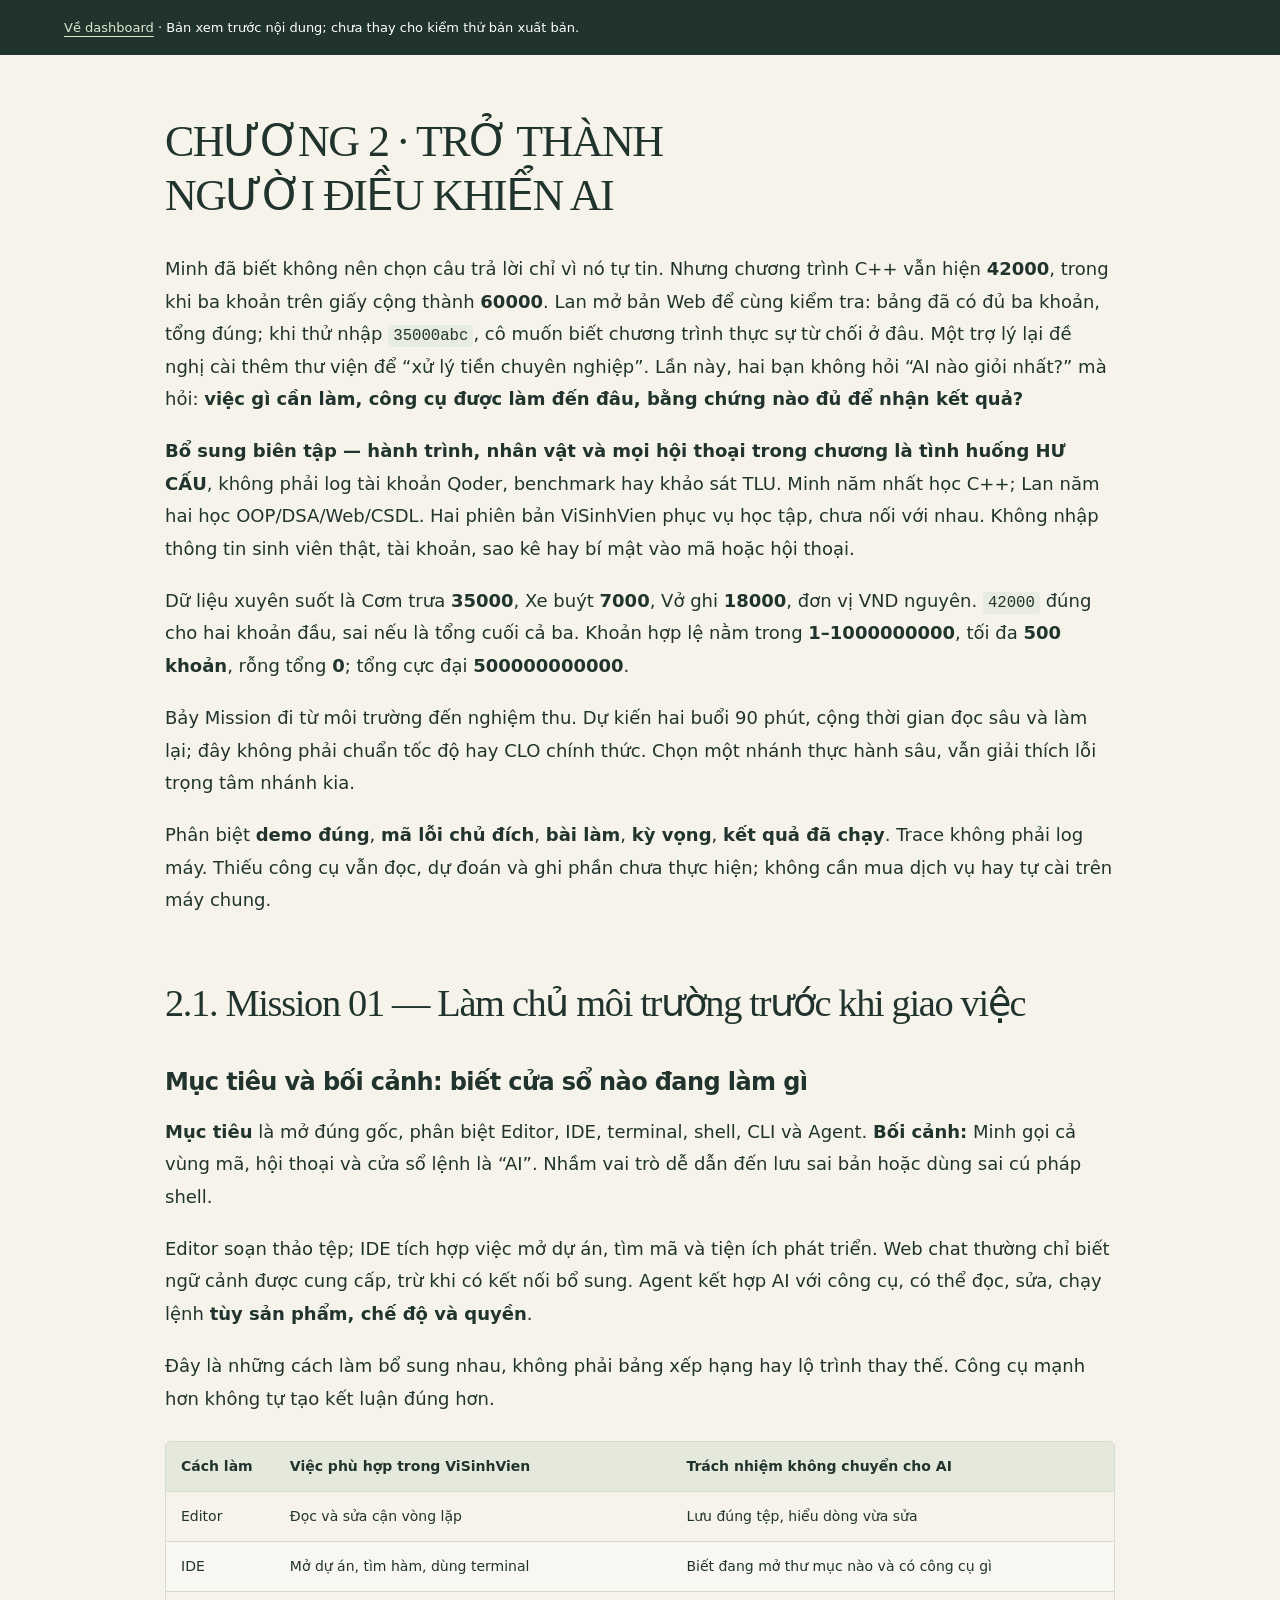
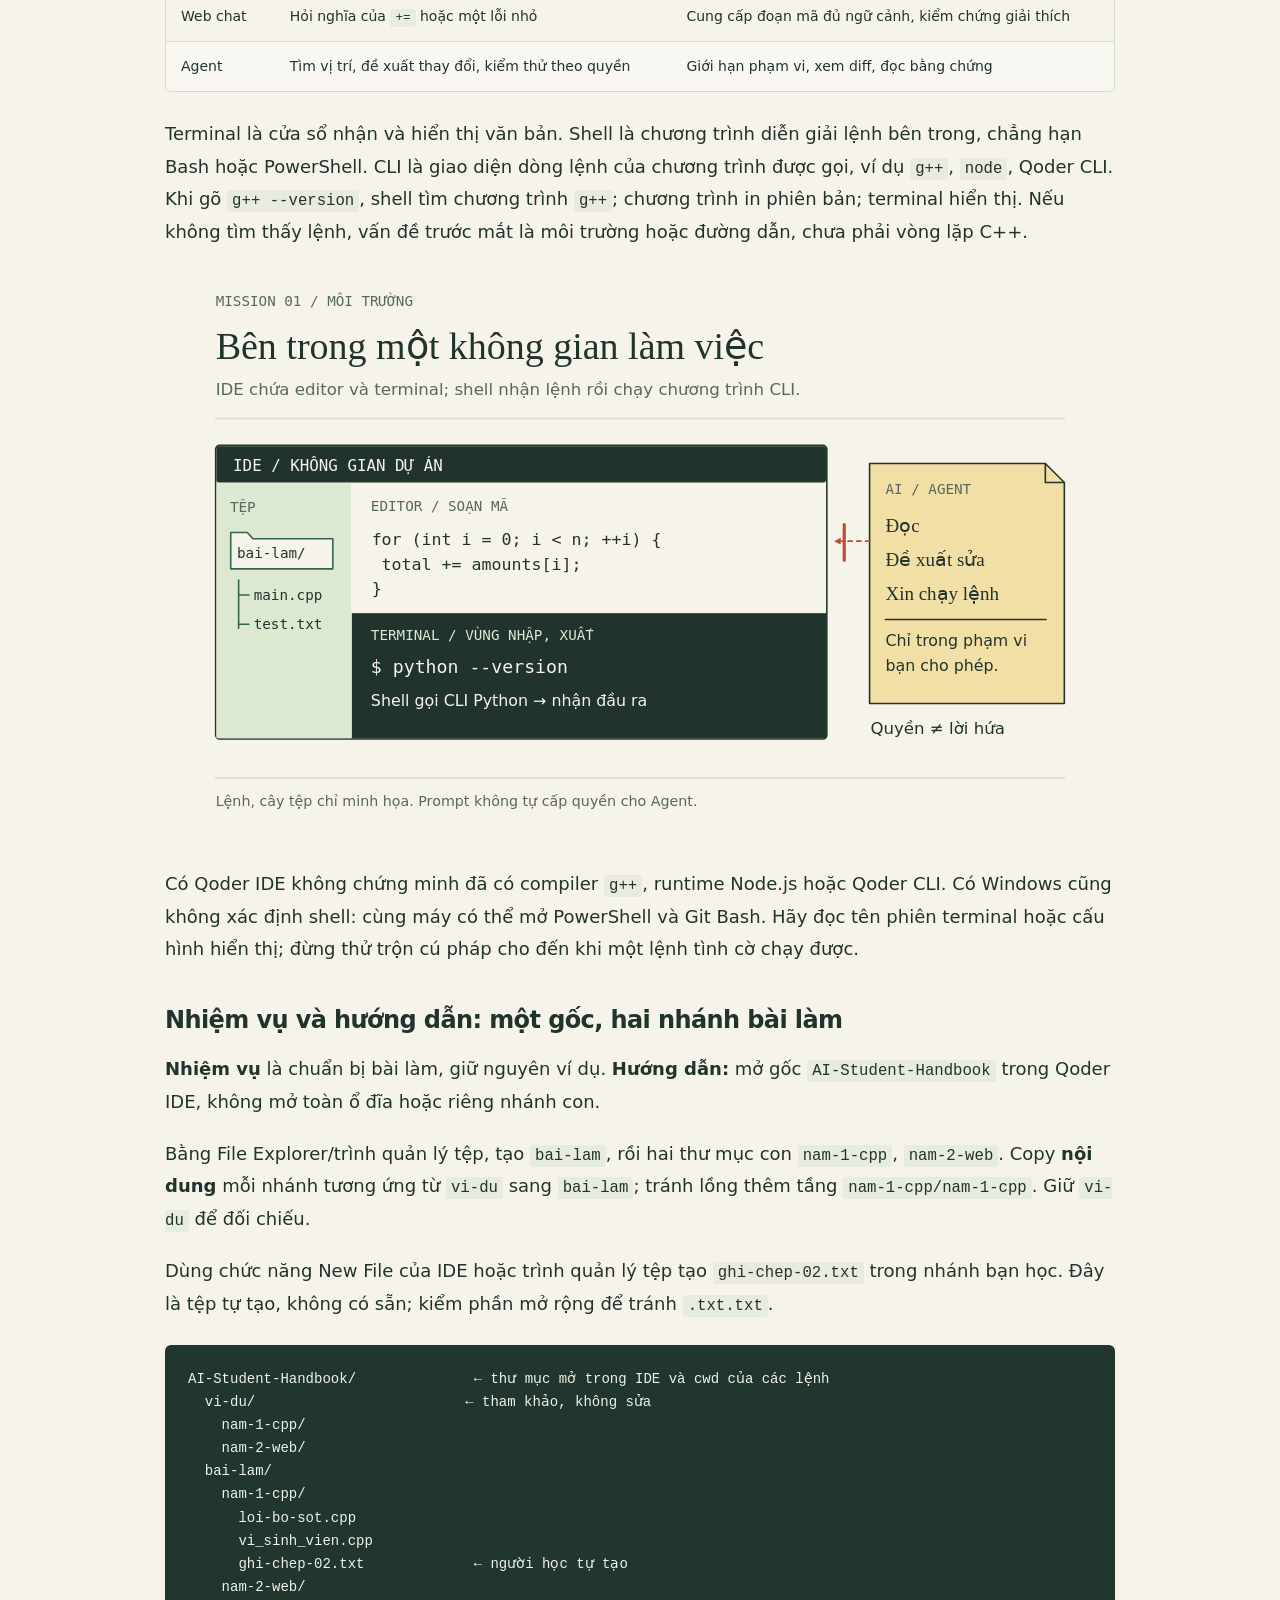
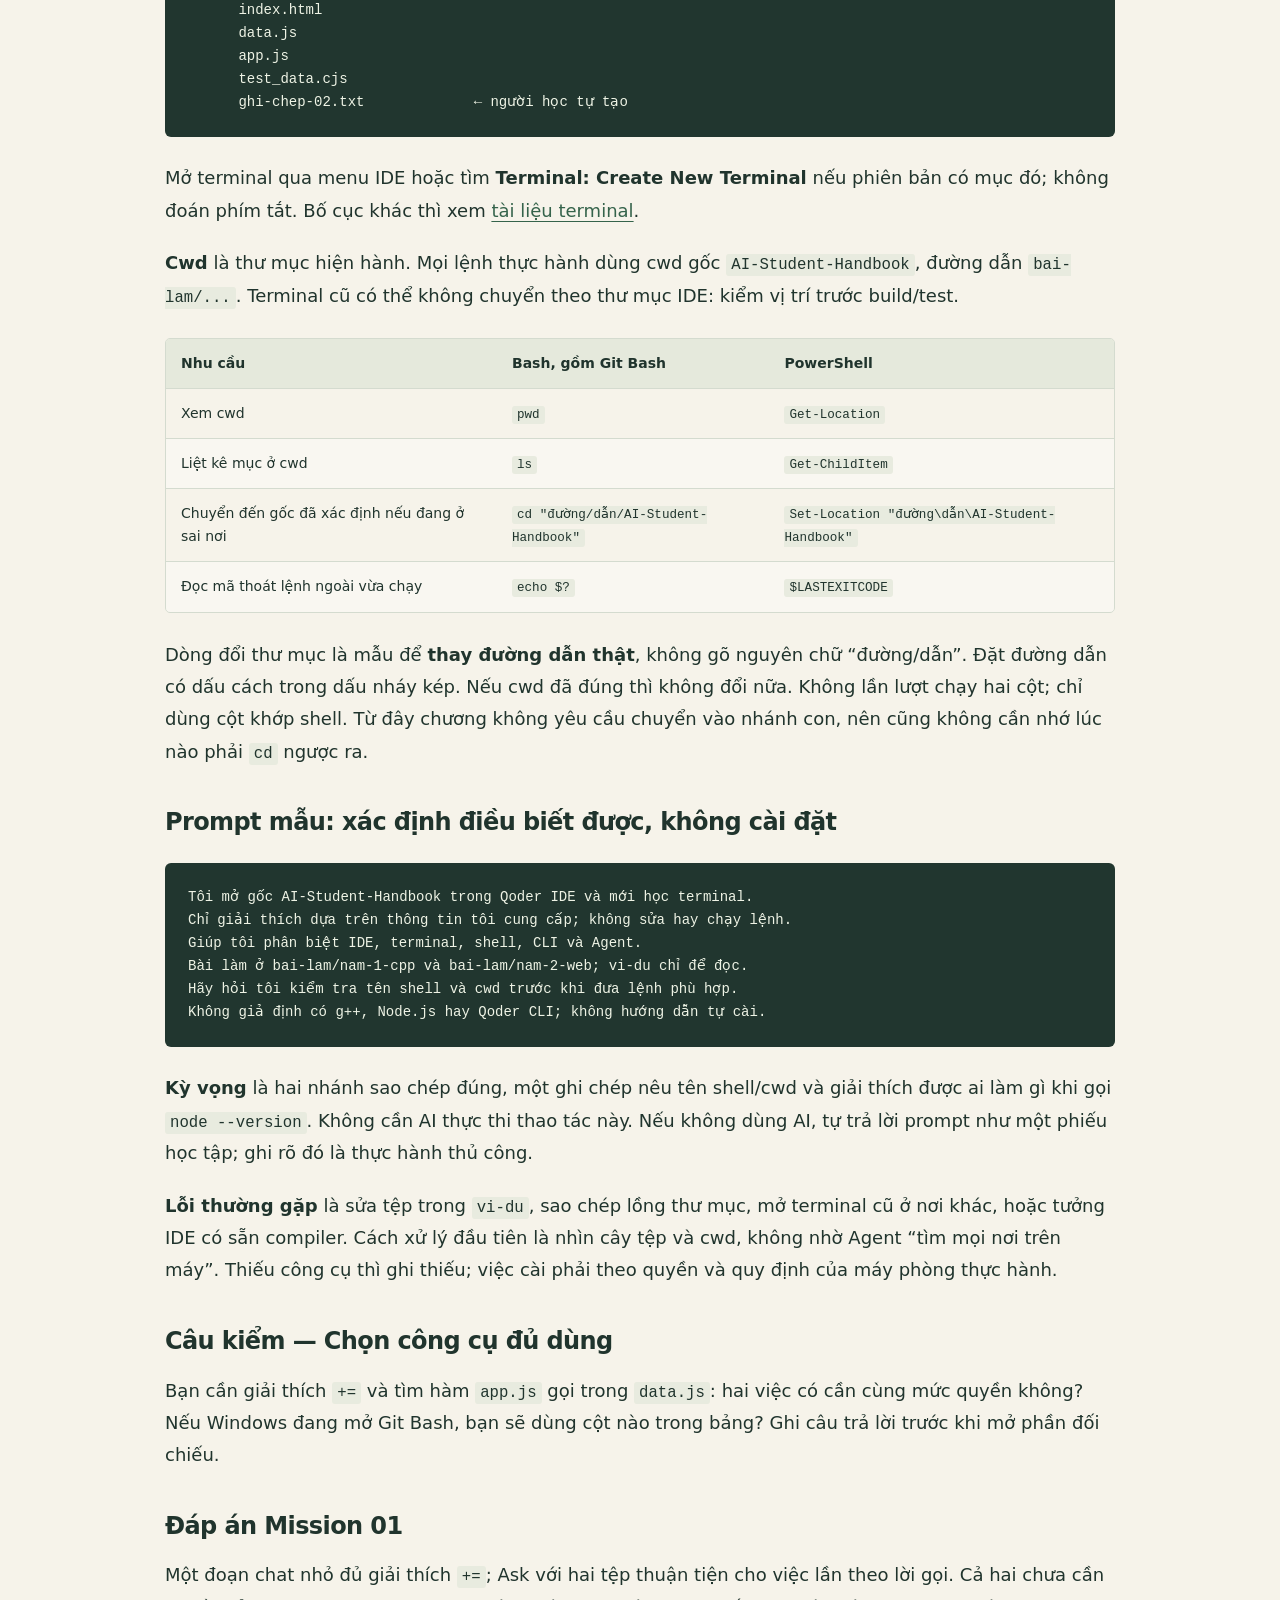
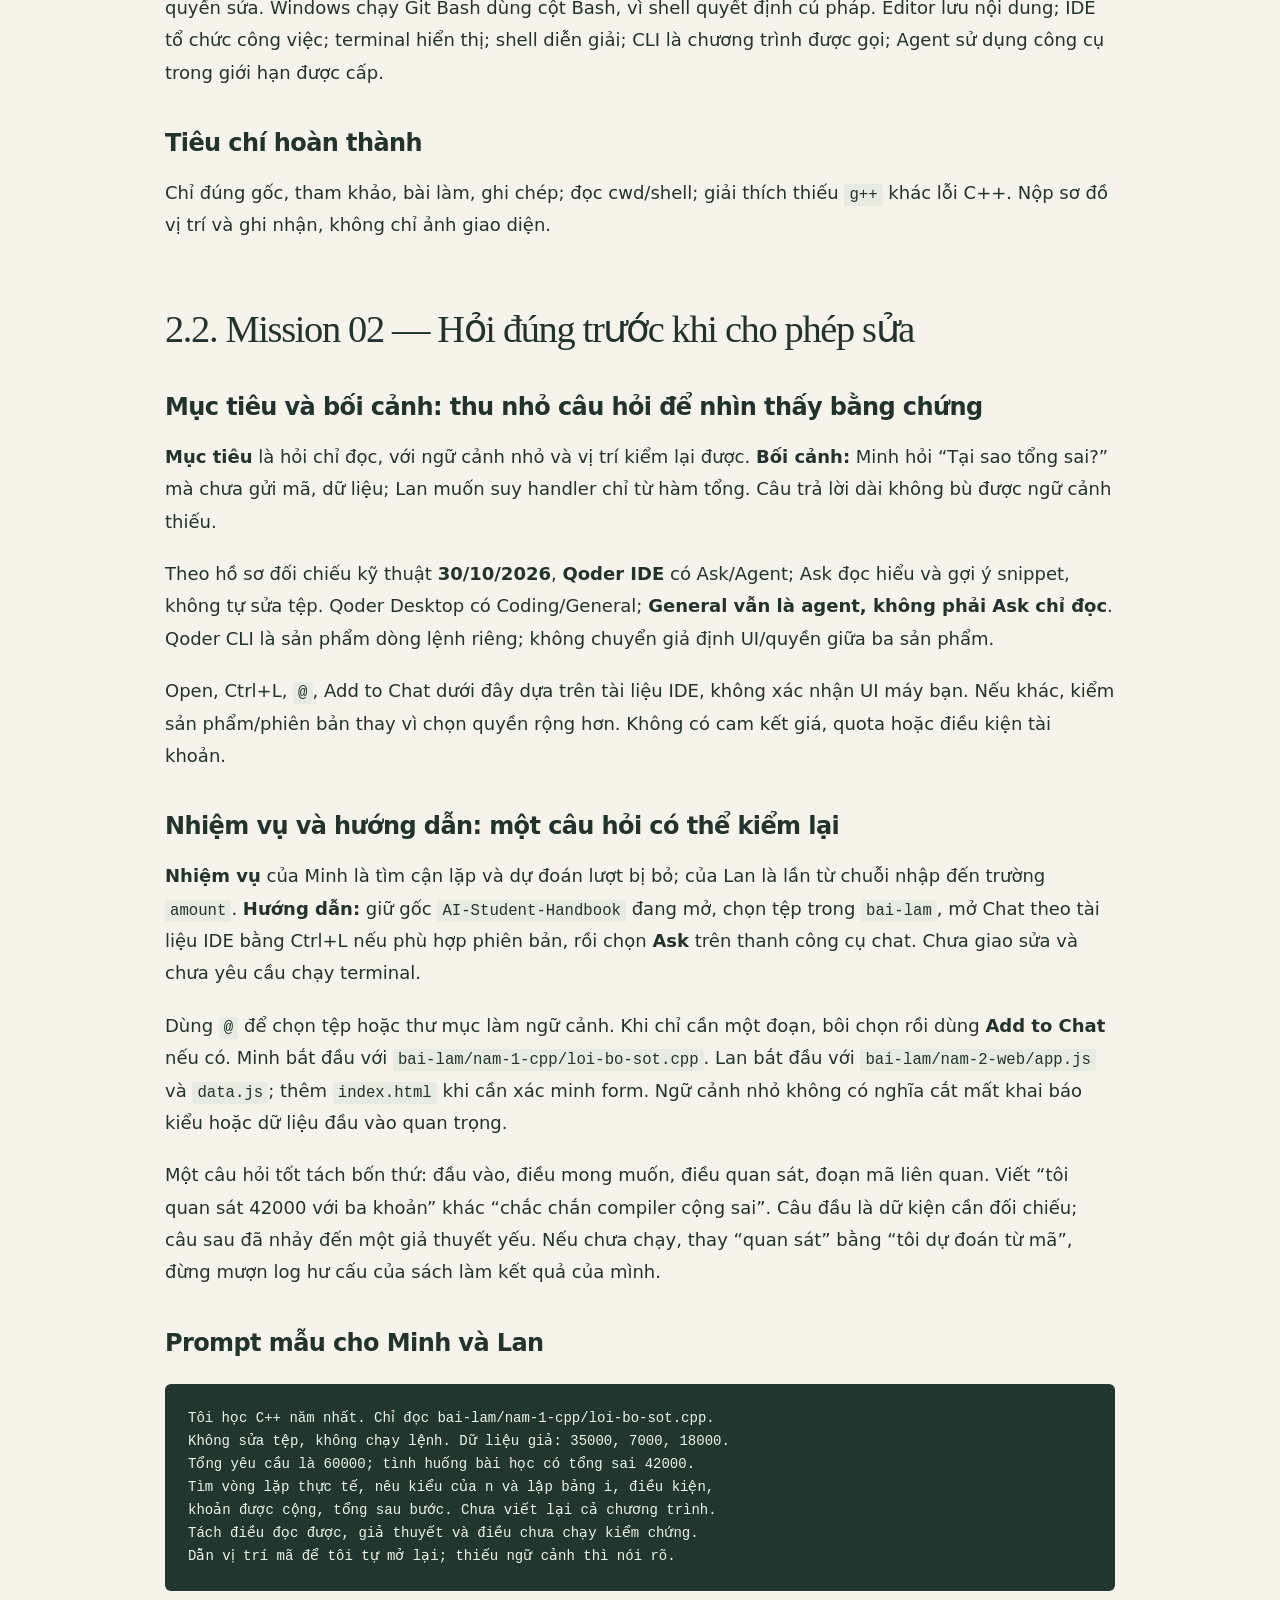
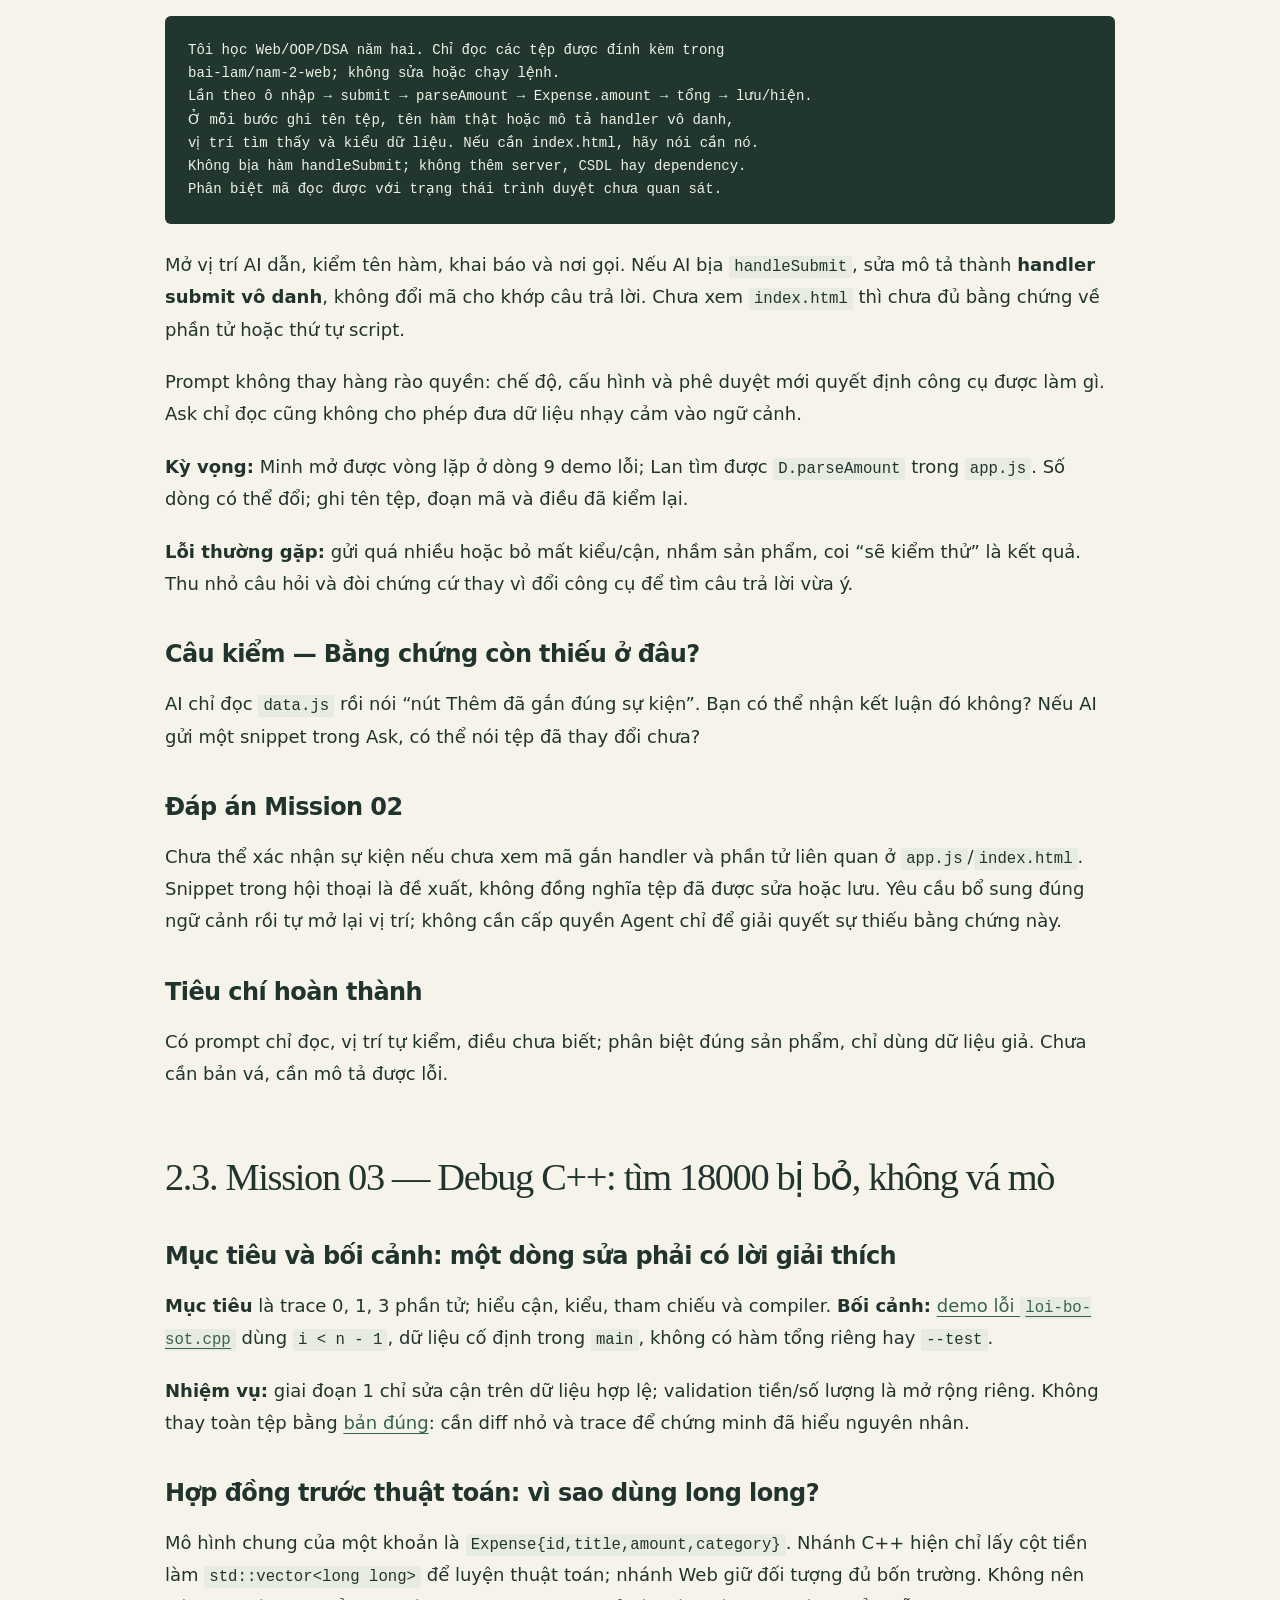
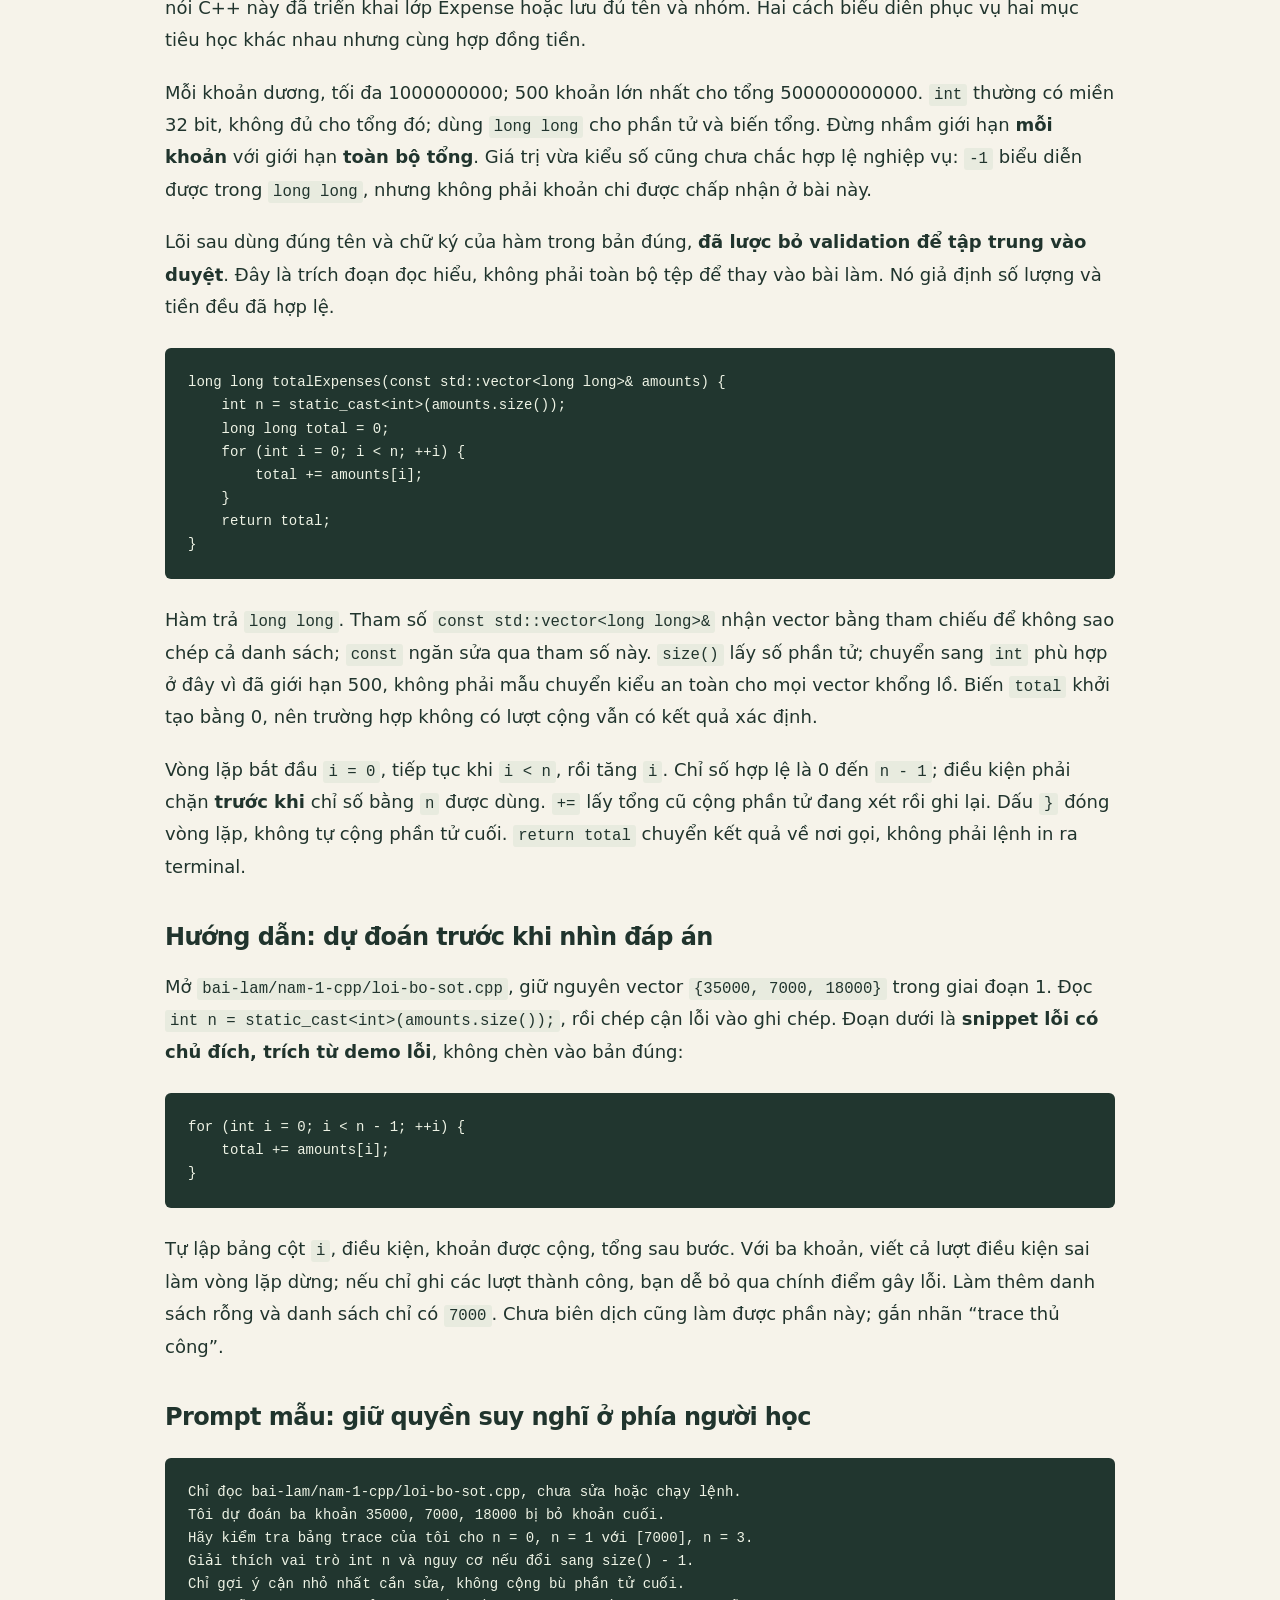
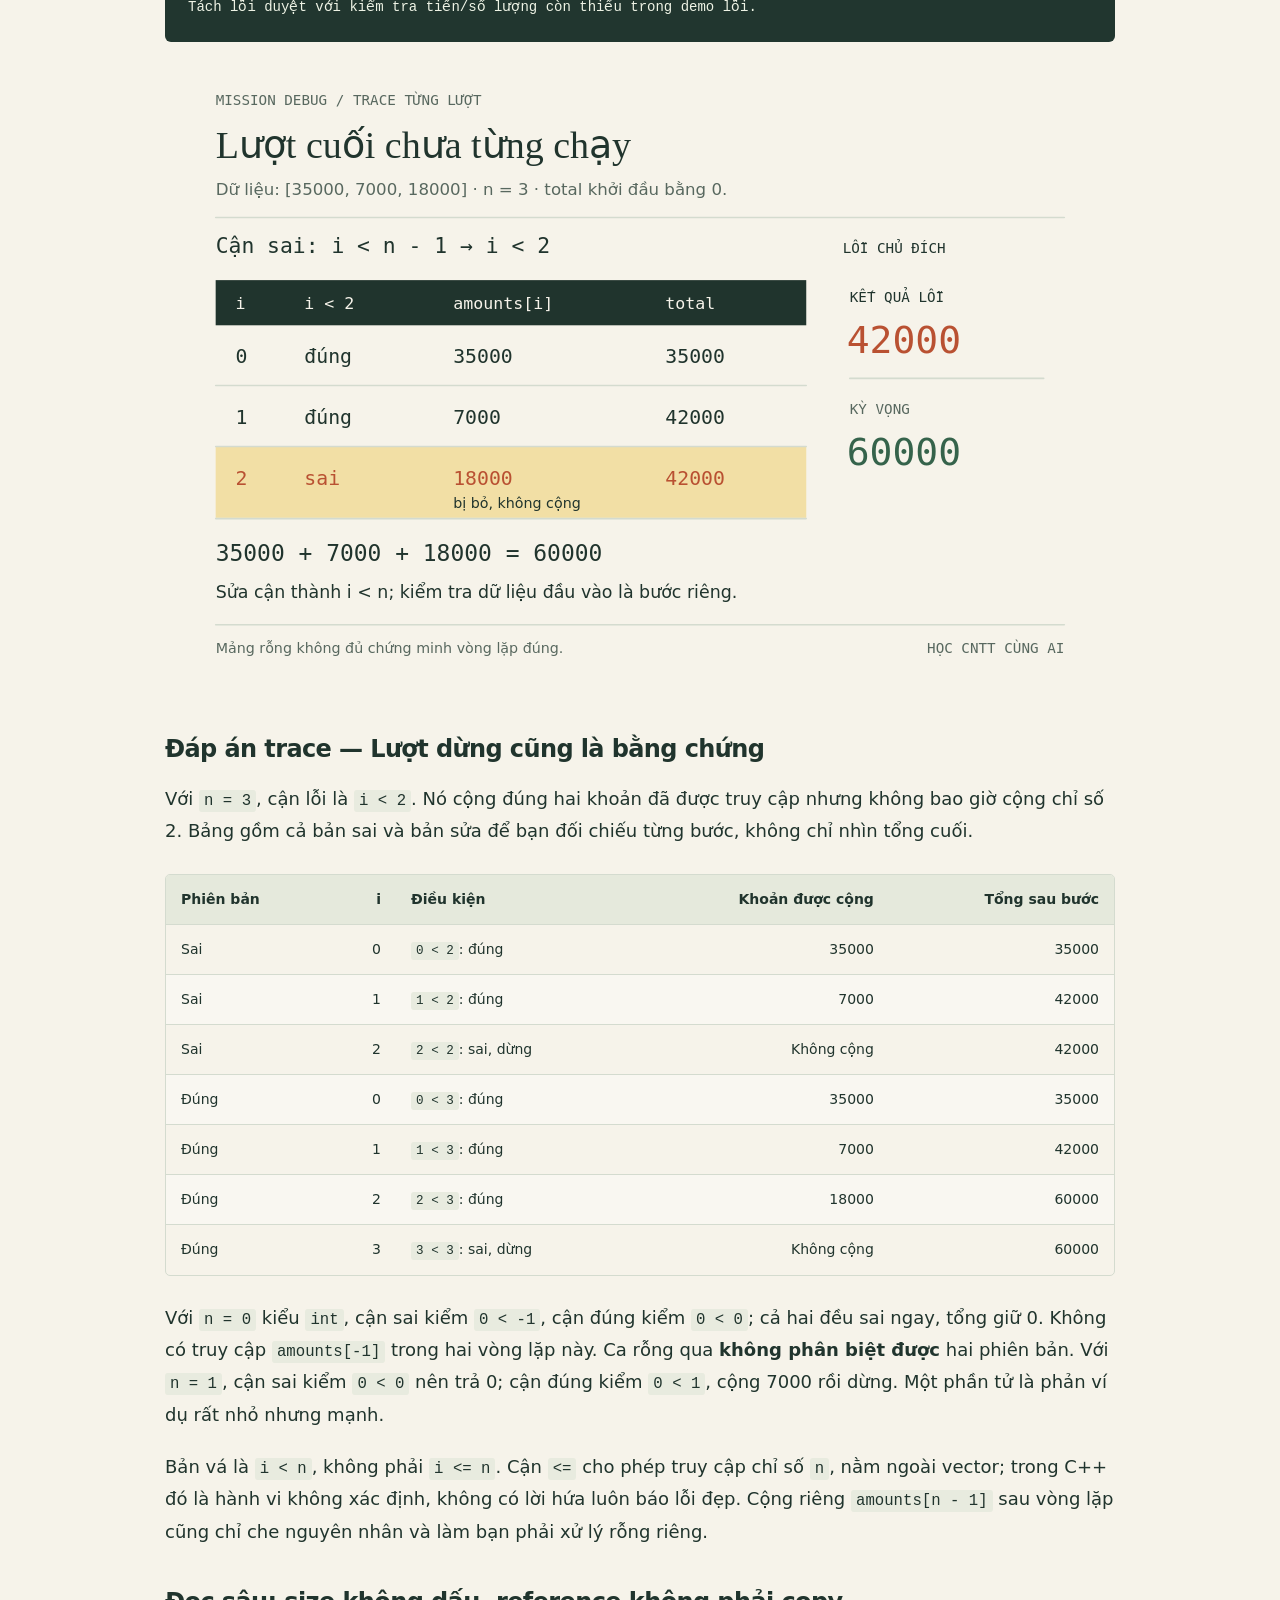
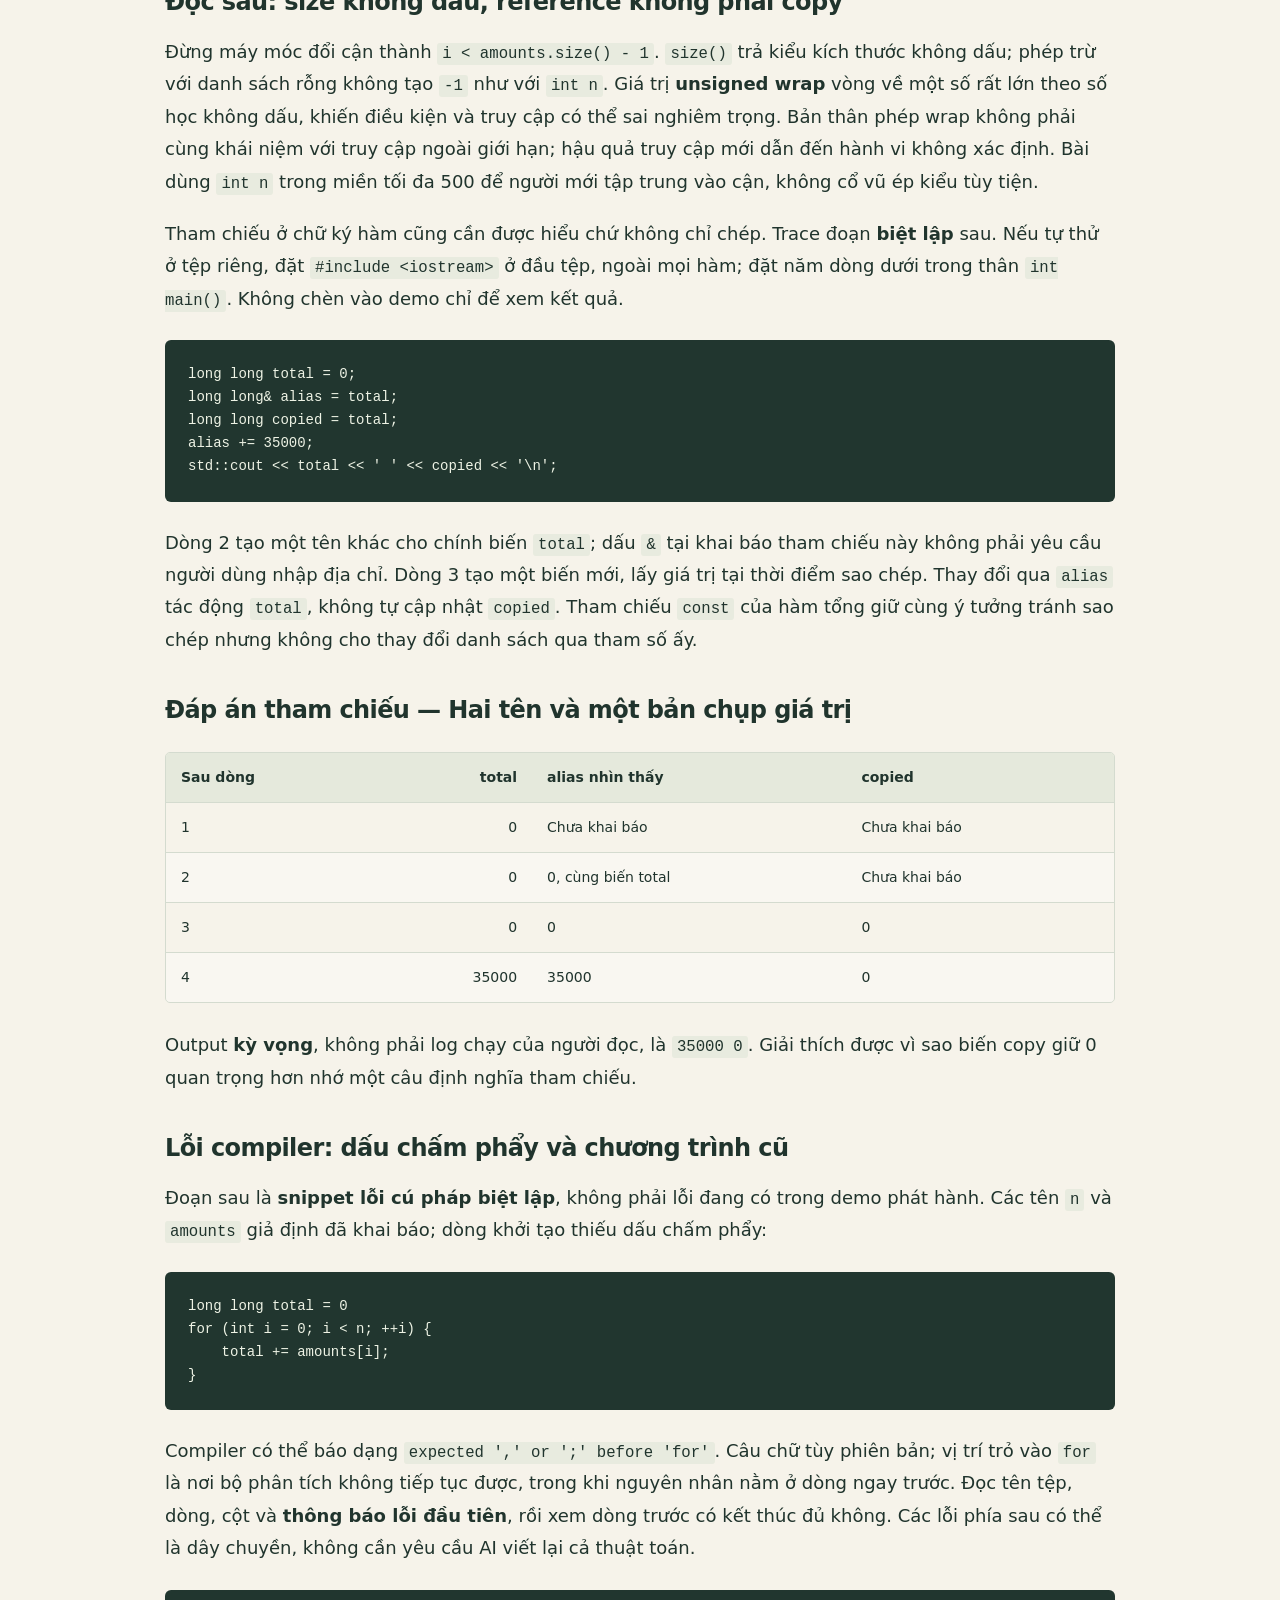
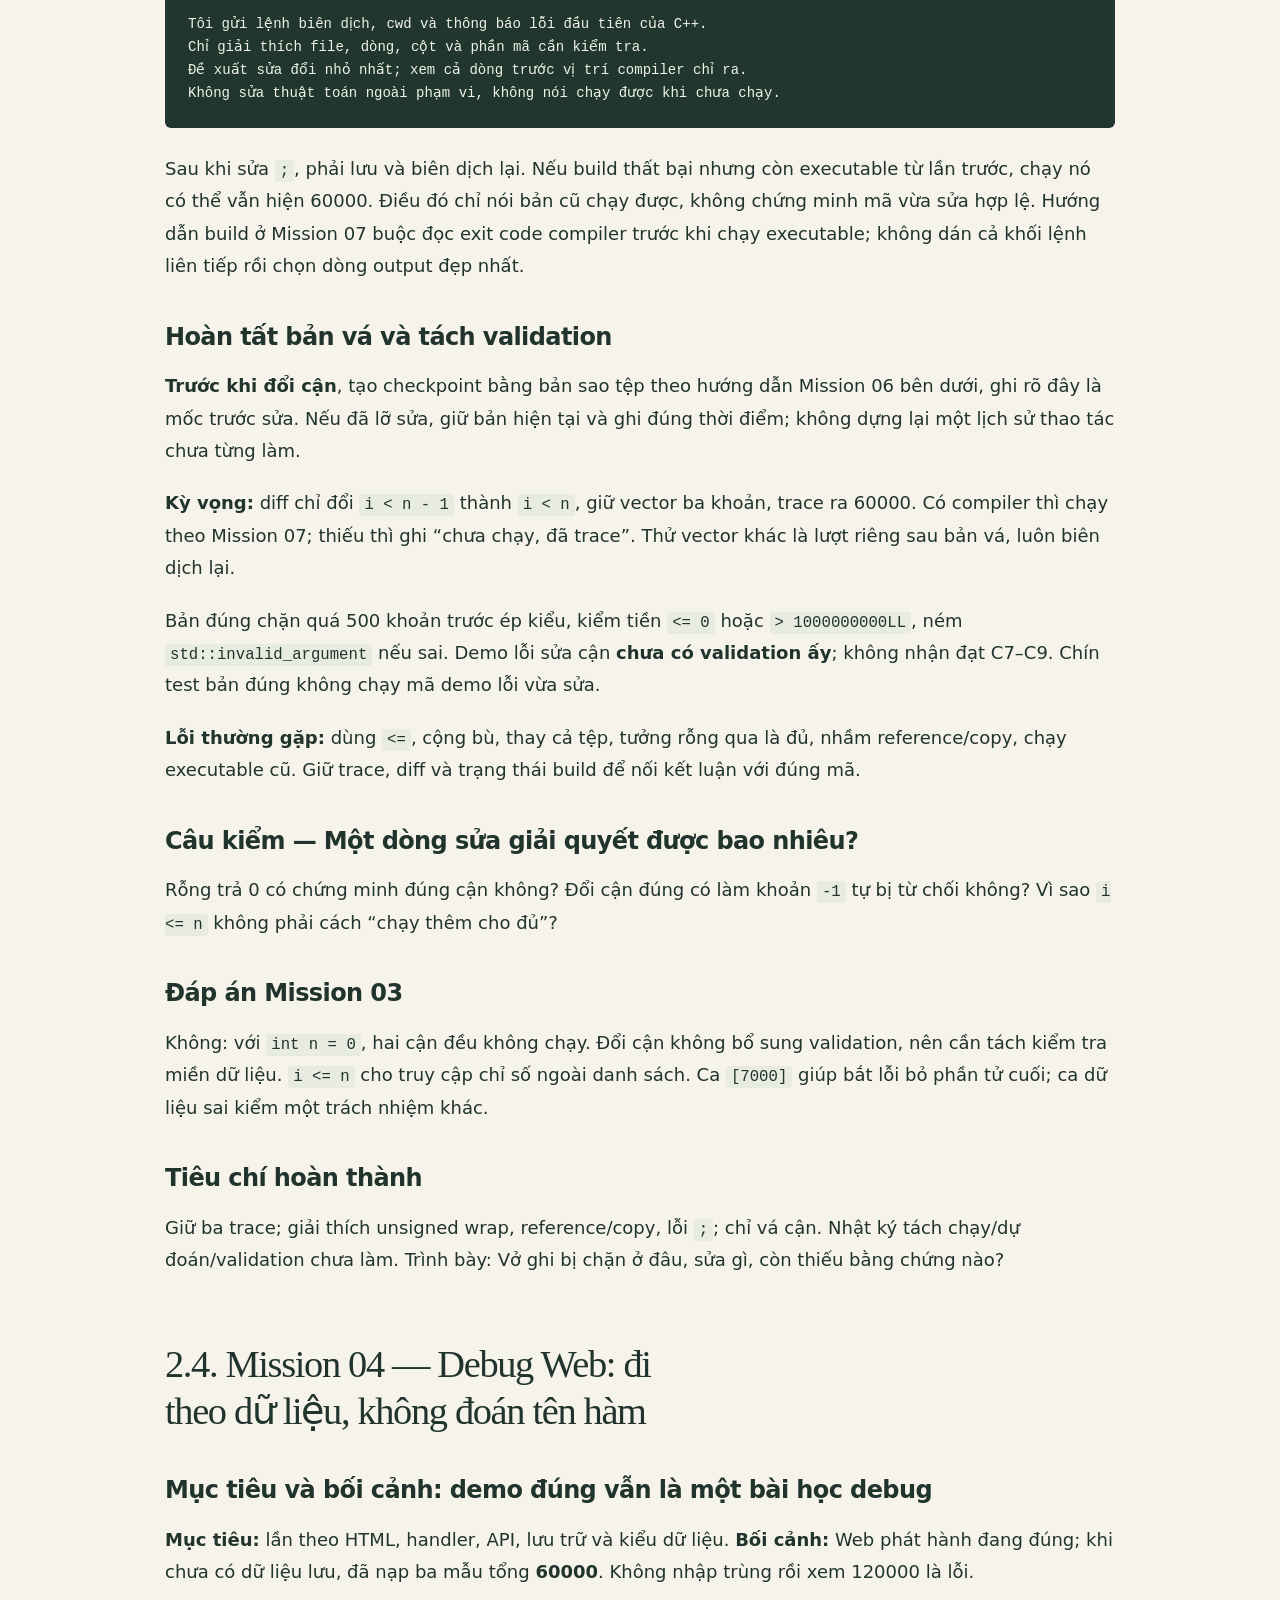
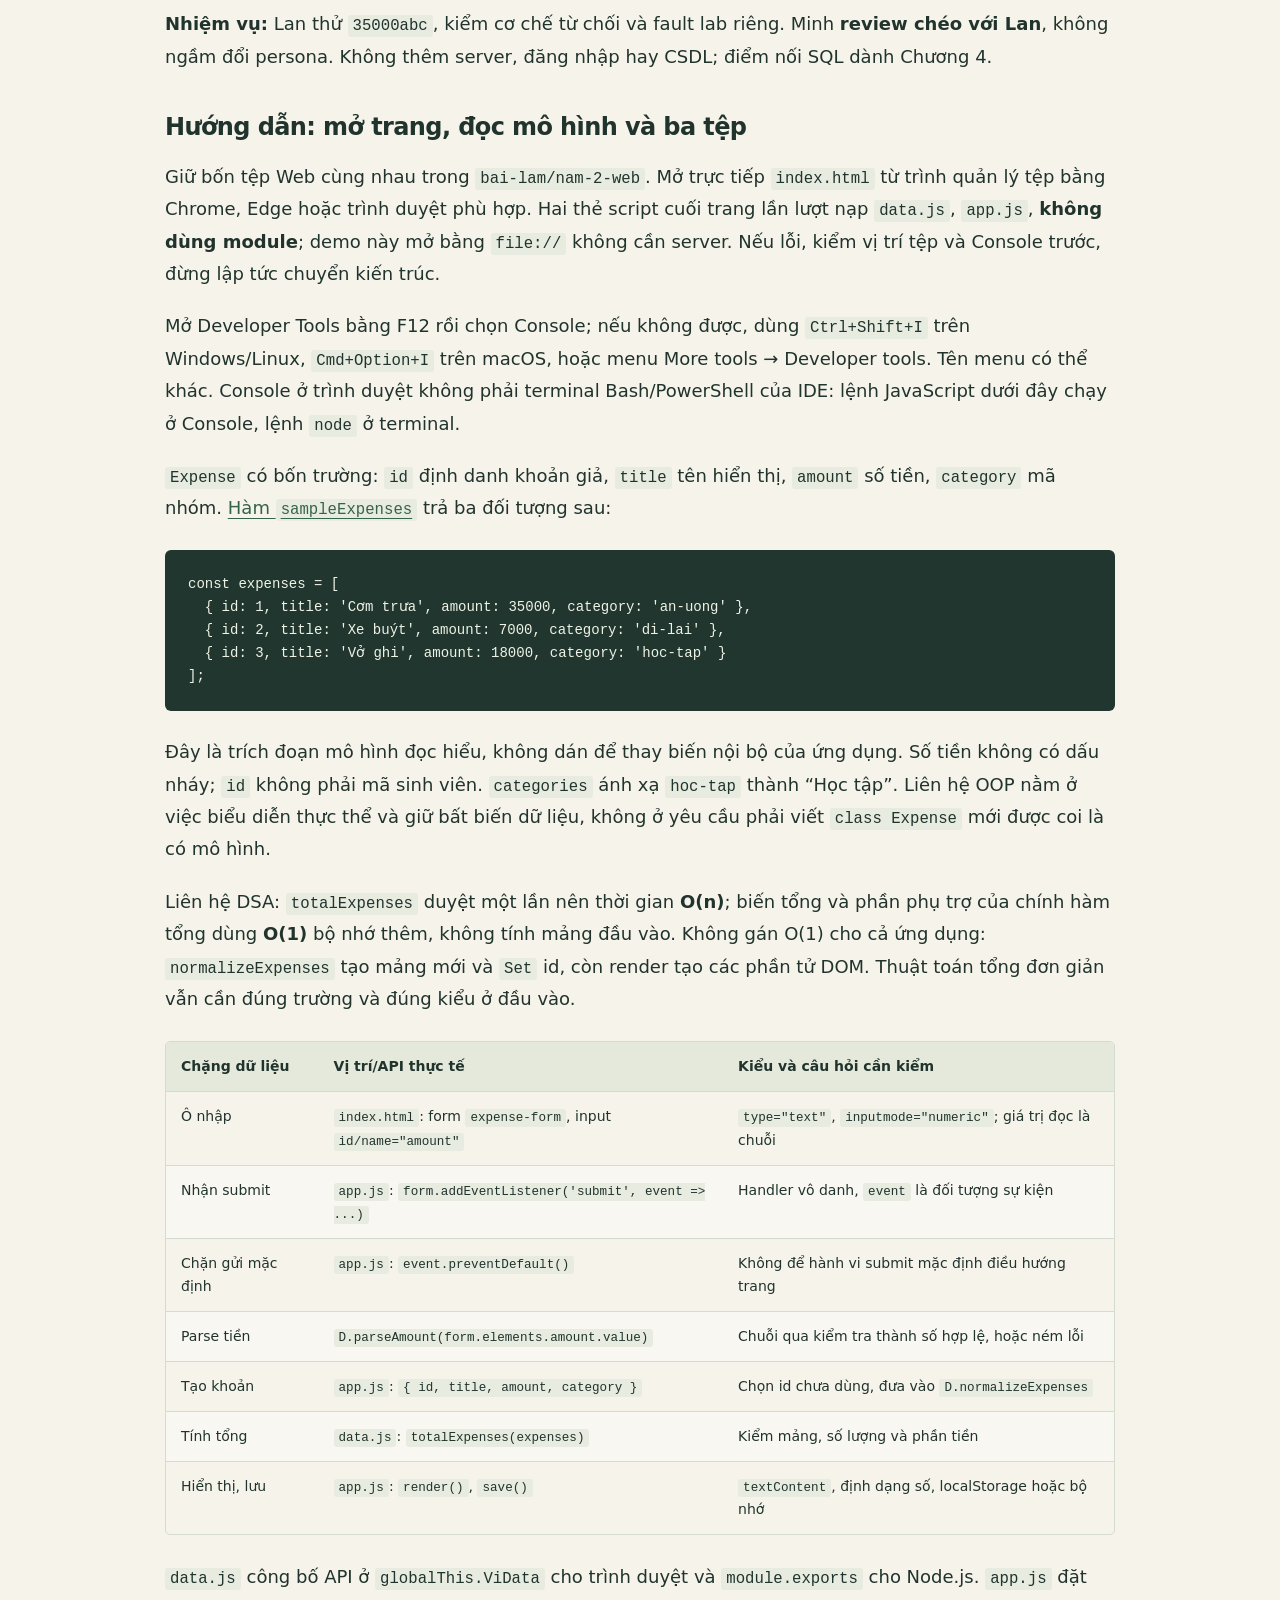
<file: dashboard/previews/chapter-02.html>
<!doctype html><html lang="vi"><meta charset="utf-8"><meta name="viewport" content="width=device-width,initial-scale=1"><title>CHƯƠNG 2 · TRỞ THÀNH NGƯỜI ĐIỀU KHIỂN AI</title><style>:root{--paper:#f6f3ea;--ink:#20342d;--muted:#58685f;--green:#35634b;--soft:#dce8d0;--rust:#b95132;--yellow:#f2dfa5;--line:#d4dbcf;--font:18px;--nav:270px}*{box-sizing:border-box}html{scroll-behavior:smooth;scroll-padding-top:90px}body{margin:0;background:var(--paper);color:var(--ink);font:var(--font)/1.8 system-ui,-apple-system,'Segoe UI',sans-serif}a{color:var(--green);text-underline-offset:4px}button,input,select{font:inherit}button,select{cursor:pointer}button{padding:8px 15px;min-height:40px;border:1px solid #879b85;border-radius:5px;background:transparent;color:var(--ink)}button:hover{background:var(--soft)}a:focus-visible,button:focus-visible,input:focus-visible,select:focus-visible,summary:focus-visible{outline:3px solid var(--rust);outline-offset:4px}img{max-width:100%;height:auto}h1,h2,h3,h4{line-height:1.24;text-wrap:balance}h1,h2{font-family:Georgia,'Times New Roman',serif;font-weight:500;letter-spacing:-.035em}h1{font-size:clamp(48px,6vw,82px)}h2{font-size:clamp(31px,3vw,43px);margin:64px 0 25px}h3{font-size:24px;margin:40px 0 18px;letter-spacing:-.025em}h4{font-size:20px;margin:30px 0 16px}p{margin:0 0 20px}li{margin:8px 0}ul,ol{padding-left:26px}strong{font-weight:700}code{font: .87em/1.5 ui-monospace,Consolas,monospace;background:#e8ebdf;padding:2px 5px;border-radius:3px;overflow-wrap:anywhere}pre{margin:0;padding:23px;overflow-x:auto;max-width:100%;background:#21362f;color:#eef3e5;font-size:14px;line-height:1.65;tab-size:4}pre code{font:inherit;color:inherit;background:none;padding:0;border-radius:0;white-space:pre;overflow-wrap:normal}blockquote{margin:25px 0;padding:20px 24px;border-left:3px solid var(--green);background:#e8ecde;font-size:.96em}blockquote p:last-child{margin:0}hr{border:0;border-top:1px solid var(--line);margin:50px 0}.skip{position:fixed;left:12px;top:-100px;z-index:100;background:white;padding:12px}.skip:focus{top:12px}.sidebar{position:fixed;inset:0 auto 0 0;width:var(--nav);border-right:1px solid var(--line);padding:28px 22px 22px;background:#eceee3;overflow-y:auto;z-index:30}.brand{font:700 19px/1.25 system-ui;text-decoration:none;color:var(--ink);display:block;letter-spacing:-.03em}.brand small{display:block;font:11px/1.5 ui-monospace,monospace;letter-spacing:.08em;margin-top:9px;color:var(--muted)}.nav-search{margin:26px 0 16px;width:100%;background:transparent;border:1px solid #abb7a5;border-radius:5px;padding:9px 11px;font-size:13px}.toc{padding:0;list-style:none}.toc ul{list-style:none;margin:0 0 17px;padding:0 0 0 12px}.toc li{margin:3px 0}.toc a{display:block;font-size:12px;line-height:1.5;text-decoration:none;padding:5px 7px;border-radius:4px;color:#52634f}.toc>.toc-group>.chapter-link{font-size:13px;font-weight:700;color:var(--ink);margin-top:14px}.toc a:hover,.toc a.active{background:#dce5d0;color:#20342d}.nav-foot{font-size:11px;line-height:1.6;border-top:1px solid var(--line);padding-top:16px;margin-top:24px;color:var(--muted)}.topbar{height:62px;position:sticky;top:0;margin-left:var(--nav);display:flex;align-items:center;justify-content:space-between;padding:0 4vw;background:#f6f3eafa;border-bottom:1px solid var(--line);z-index:20;gap:12px}.top-label{font:11px/1.5 ui-monospace,monospace;letter-spacing:.12em;text-transform:uppercase}.tools{display:flex;align-items:center;gap:7px}.tools button{font-size:12px;padding:5px 9px;min-height:35px}.scroll-track{height:2px;position:absolute;bottom:0;left:0;right:0;background:var(--line)}#scroll-progress{height:100%;width:0;background:var(--rust)}.mobile-menu{display:none}.shade{display:none}main{margin-left:var(--nav)}.inner{max-width:1190px;padding:0 5vw;margin:auto}.eyebrow{font:11px/1.6 ui-monospace,monospace;letter-spacing:.17em;text-transform:uppercase}.hero{padding:64px 0 45px;border-bottom:1px solid var(--line)}.hero-grid{display:grid;grid-template-columns:1.05fr 1fr;gap:20px;align-items:center}.hero h1{margin:20px 0 25px}.hero h1 em{color:var(--rust);font-weight:400}.hero .lede{font-size:20px;line-height:1.6;max-width:620px}.hero-art{width:100%;border-radius:50% 50% 10px 10px}.hero-nav{display:flex;flex-wrap:wrap;gap:10px;margin-top:27px}.hero-nav a{padding:11px 17px;text-decoration:none;font-size:13px;border:1px solid var(--green);border-radius:4px}.hero-nav a:first-child{background:var(--green);color:#fff}.edition{font-size:11px;color:var(--muted);margin-top:35px;letter-spacing:.02em}.route-map{display:grid;grid-template-columns:repeat(4,1fr);margin:35px 0 0;border-top:1px solid var(--line)}.route-map a{padding:17px 12px 0 0;text-decoration:none;font-size:12px}.route-map b{display:block;font:23px Georgia;margin-bottom:5px}.intro{padding:20px 0 60px}.chapter{padding:70px 0 50px;border-top:1px solid var(--line)}.chapter-heading{display:grid;grid-template-columns:90px 1fr;gap:25px;align-items:start;margin:0 0 32px}.chapter-num{font:75px/.95 Georgia;color:var(--rust);letter-spacing:-.06em}.chapter-heading h2{font-size:clamp(36px,4.4vw,63px);margin:12px 0 18px;max-width:760px}.chapter-heading p{font-size:15px;color:var(--muted);line-height:1.65;max-width:720px}.opener{margin:0 0 50px}.opener img{width:100%;border:1px solid var(--line);border-radius:8px}.prose{max-width:900px;margin:0 auto;min-width:0}.prose>p:first-child{font-size:1.08em}.prose figure{margin:36px 0}.prose figure img{width:100%;border-radius:7px;border:1px solid var(--line);background:#f6f3ea}figcaption{font-size:12px;line-height:1.55;color:var(--muted);margin-top:8px}figcaption a{white-space:nowrap}.table-scroll{overflow-x:auto;max-width:100%;border:1px solid var(--line);border-radius:5px;margin:26px 0}table{border-collapse:collapse;min-width:570px;width:100%;font-size:14px;line-height:1.65}th{text-align:left;background:#e5e9dc;font-weight:650}td,th{padding:13px 15px;vertical-align:top;border-bottom:1px solid var(--line)}tr:last-child td{border-bottom:0}td code,th code{font-size:.9em}tbody tr:nth-child(even){background:#fff5}.code-wrap{margin:25px 0;min-width:0;max-width:100%;border-radius:6px;overflow:hidden}.code-top{background:#324b40;color:#dde6d6;padding:7px 14px;display:flex;justify-content:space-between;align-items:center;font:11px/1.5 ui-monospace,monospace}.code-top button{font:11px system-ui;min-height:28px;padding:3px 9px;color:#f4f7ef;border-color:#9eb19b}.code-top button:hover{background:#48624f}.answer{margin:30px 0;border-top:1px solid #a9b9a0;border-bottom:1px solid #a9b9a0;padding:4px 0}.answer summary{cursor:pointer;line-height:1.5;padding:17px 7px;font-size:16px;font-weight:650}.answer-body{padding:15px 8px 20px;min-width:0}.answer summary::marker{color:var(--rust)}.answer[open]{background:#f0f1e5}.instructor{font-size:14px}.widget{border:1px solid #b2c3a5;background:#e9edde;padding:26px;border-radius:8px;margin:34px 0}.widget h3{margin:8px 0 14px;font:30px/1.2 Georgia}.widget p{font-size:14px}.widget label{display:block;font-size:12px;font-weight:600}.widget input,.widget select{width:100%;border:1px solid #9dad94;background:#fbfcf6;padding:9px;border-radius:4px;margin-top:6px;color:var(--ink)}.budget-grid{display:grid;grid-template-columns:repeat(3,1fr);gap:16px}.budget-result{display:flex;align-items:baseline;gap:15px;flex-wrap:wrap;margin:20px 0 0}.budget-result strong{font:38px/1.2 Georgia}.budget-result span{font-size:14px}.error{color:#91331e;font-weight:600}.trace-items{display:grid;grid-template-columns:repeat(3,1fr);gap:12px;margin:22px 0}.trace-item{border:1px solid #bbc8af;padding:18px 10px;text-align:center;border-radius:5px}.trace-item small{display:block;font:11px/1.4 ui-monospace,monospace}.trace-item b{font:28px/1.5 Georgia}.trace-item.added{background:#bfd7a5;border-color:#5b7946}.trace-item.current{outline:2px solid var(--rust);outline-offset:2px}.trace-controls{display:flex;align-items:end;gap:10px;flex-wrap:wrap}.trace-controls label{flex:1;min-width:160px}.trace-state{margin-top:18px;font-size:15px;min-height:54px}.quiz fieldset{border:0;padding:0;margin:0}.quiz legend{font-size:17px;font-weight:650;margin-bottom:15px}.quiz label{font-weight:400;font-size:15px;margin:9px 0;display:flex;gap:10px;align-items:start}.quiz input{width:auto;margin:6px 0 0}.quiz-result{margin-top:14px!important}.chapter-end{max-width:900px;margin:40px auto 0;padding:22px 0;border-top:1px solid var(--line);display:flex;align-items:center;justify-content:space-between;gap:15px;font-size:13px}.chapter-end button[aria-pressed=true]{background:var(--green);color:white}.study-status{font:11px/1.5 ui-monospace,monospace;color:var(--muted)}.supplement{border-top:1px solid var(--line);padding:60px 0}.supplement>.section-title{font-size:44px;margin:12px 0 32px}.footer{padding:50px 0;border-top:1px solid var(--line);font-size:13px;color:var(--muted)}.footer strong{font:26px Georgia;color:var(--ink)}.sr-only{position:absolute;width:1px;height:1px;padding:0;margin:-1px;overflow:hidden;clip:rect(0,0,0,0);white-space:nowrap;border:0}[hidden]{display:none!important}.focus .sidebar{display:none}.focus .topbar,.focus main{margin-left:0}.focus .inner{max-width:1100px}.focus .top-label{display:none}@media(min-width:1600px){:root{--nav:300px}.sidebar{padding:35px 28px}.inner{padding:0 65px}}@media(max-width:1150px){.hero-grid{grid-template-columns:1fr}.hero-art{max-height:440px;object-fit:contain;border-radius:0}.hero h1{max-width:680px}.hero .lede{max-width:650px}.top-label{display:none}}@media(max-width:950px){.sidebar{transform:translateX(-100%);width:280px;visibility:hidden}.topbar,main{margin-left:0}.mobile-menu{display:block}.nav-open .sidebar{transform:translateX(0);visibility:visible}.nav-open .shade{display:block;position:fixed;inset:0;background:#10241966;z-index:25;border:0;border-radius:0;width:100%;height:100%}.focus .sidebar{display:block}.inner{padding:0 6vw}.top-label{display:block}.hero{padding-top:42px}}@media(max-width:580px){body{font-size:var(--font)}.inner{padding:0 20px}.topbar{padding:0 14px}.top-label{display:none}.tools{gap:4px}.tools button{padding:5px 7px;font-size:11px}#focus-toggle{display:none}.hero{padding-top:33px}.hero h1{font-size:48px}.hero .lede{font-size:18px}.hero-art{max-height:none}.hero-nav a{font-size:12px}.route-map{grid-template-columns:repeat(2,1fr)}.route-map a{padding:12px 10px 0 0}.chapter{padding-top:42px}.chapter-heading{grid-template-columns:44px 1fr;gap:12px}.chapter-num{font-size:40px}.chapter-heading h2{font-size:35px;margin-top:8px}.chapter-heading p{font-size:13px}.opener{margin-bottom:30px}h2{font-size:31px;margin-top:42px}h3{font-size:22px}.widget{padding:17px}.budget-grid{grid-template-columns:repeat(2,1fr);gap:12px}.budget-result strong{font-size:32px}.trace-items{gap:7px}.trace-item{padding:12px 5px}.trace-item b{font-size:22px}.trace-item small{font-size:9px}.chapter-end{flex-direction:column;align-items:flex-start}.prose figure{margin:26px 0}.code-top{padding:7px 10px}pre{padding:16px}.supplement>.section-title{font-size:36px}}@media(prefers-reduced-motion:reduce){html{scroll-behavior:auto}}@page{size:A4;margin:18mm}@media print{body{background:white;font:10.5pt/1.6 Georgia;color:#111}.sidebar,.topbar,.hero-nav,.route-map,.shade,.skip,.tools,.code-top button,.chapter-end,.widget button,.quiz,.nav-foot{display:none!important}main{margin:0}.inner{max-width:none;padding:0}.hero{padding-top:0}.hero-grid{grid-template-columns:1fr 1fr}.hero h1{font-size:40pt}.hero-art{max-height:100mm}.hero .lede{font-size:13pt}.hero .edition{font-size:8pt}.chapter,.supplement{break-before:page;padding-top:10mm}.chapter-heading h2{font-size:28pt}.chapter-num{font-size:42pt}.opener img{max-height:90mm;object-fit:contain}.prose{max-width:none}.prose h2{font-size:21pt}.prose h3{font-size:15pt}h2,h3,h4,summary{break-after:avoid}.prose figure{break-inside:avoid}.prose figure img{max-height:115mm;object-fit:contain}.table-scroll{overflow:visible}table{min-width:0;font-size:8.5pt}td,th{padding:6pt}pre{white-space:pre-wrap;overflow:visible;color:#111;background:#f1f1ec;font-size:8pt;overflow-wrap:anywhere}pre code{white-space:pre-wrap}.code-wrap{break-inside:avoid}.answer-body{display:block!important}.answer{border-color:#aaa}.widget{break-inside:avoid}.footer{font-size:9pt}a{color:inherit}.study-status{display:none}}
main{margin:0}.preview-header{padding:16px 5vw;background:#20342d;color:#fff;font-size:13px}.preview-header a{color:#dce8d0}.preview-main{max-width:1000px;margin:auto;padding:30px 25px}.pending{font-size:13px;color:#58685f;border-left:2px solid #aaa;padding:10px}h1{font-size:44px}</style><body><header class="preview-header"><a href="../index.html">Về dashboard</a> · Bản xem trước nội dung; chưa thay cho kiểm thử bản xuất bản.</header><main class="preview-main prose"><h1>CHƯƠNG 2 · TRỞ THÀNH NGƯỜI ĐIỀU KHIỂN AI</h1>
<p>Minh đã biết không nên chọn câu trả lời chỉ vì nó tự tin. Nhưng chương trình C++ vẫn hiện <strong>42000</strong>, trong khi ba khoản trên giấy cộng thành <strong>60000</strong>. Lan mở bản Web để cùng kiểm tra: bảng đã có đủ ba khoản, tổng đúng; khi thử nhập <code>35000abc</code>, cô muốn biết chương trình thực sự từ chối ở đâu. Một trợ lý lại đề nghị cài thêm thư viện để “xử lý tiền chuyên nghiệp”. Lần này, hai bạn không hỏi “AI nào giỏi nhất?” mà hỏi: <strong>việc gì cần làm, công cụ được làm đến đâu, bằng chứng nào đủ để nhận kết quả?</strong></p>
<p><strong>Bổ sung biên tập — hành trình, nhân vật và mọi hội thoại trong chương là tình huống HƯ CẤU</strong>, không phải log tài khoản Qoder, benchmark hay khảo sát TLU. Minh năm nhất học C++; Lan năm hai học OOP/DSA/Web/CSDL. Hai phiên bản ViSinhVien phục vụ học tập, chưa nối với nhau. Không nhập thông tin sinh viên thật, tài khoản, sao kê hay bí mật vào mã hoặc hội thoại.</p>
<p>Dữ liệu xuyên suốt là Cơm trưa <strong>35000</strong>, Xe buýt <strong>7000</strong>, Vở ghi <strong>18000</strong>, đơn vị VND nguyên. <code>42000</code> đúng cho hai khoản đầu, sai nếu là tổng cuối cả ba. Khoản hợp lệ nằm trong <strong>1–1000000000</strong>, tối đa <strong>500 khoản</strong>, rỗng tổng <strong>0</strong>; tổng cực đại <strong>500000000000</strong>.</p>
<p>Bảy Mission đi từ môi trường đến nghiệm thu. Dự kiến hai buổi 90 phút, cộng thời gian đọc sâu và làm lại; đây không phải chuẩn tốc độ hay CLO chính thức. Chọn một nhánh thực hành sâu, vẫn giải thích lỗi trọng tâm nhánh kia.</p>
<p>Phân biệt <strong>demo đúng</strong>, <strong>mã lỗi chủ đích</strong>, <strong>bài làm</strong>, <strong>kỳ vọng</strong>, <strong>kết quả đã chạy</strong>. Trace không phải log máy. Thiếu công cụ vẫn đọc, dự đoán và ghi phần chưa thực hiện; không cần mua dịch vụ hay tự cài trên máy chung.</p>
<h2>2.1. Mission 01 — Làm chủ môi trường trước khi giao việc</h2>
<h3>Mục tiêu và bối cảnh: biết cửa sổ nào đang làm gì</h3>
<p><strong>Mục tiêu</strong> là mở đúng gốc, phân biệt Editor, IDE, terminal, shell, CLI và Agent. <strong>Bối cảnh:</strong> Minh gọi cả vùng mã, hội thoại và cửa sổ lệnh là “AI”. Nhầm vai trò dễ dẫn đến lưu sai bản hoặc dùng sai cú pháp shell.</p>
<p>Editor soạn thảo tệp; IDE tích hợp việc mở dự án, tìm mã và tiện ích phát triển. Web chat thường chỉ biết ngữ cảnh được cung cấp, trừ khi có kết nối bổ sung. Agent kết hợp AI với công cụ, có thể đọc, sửa, chạy lệnh <strong>tùy sản phẩm, chế độ và quyền</strong>.</p>
<p>Đây là những cách làm bổ sung nhau, không phải bảng xếp hạng hay lộ trình thay thế. Công cụ mạnh hơn không tự tạo kết luận đúng hơn.</p>
<div class="table-scroll"><table>
<thead>
<tr>
<th>Cách làm</th>
<th>Việc phù hợp trong ViSinhVien</th>
<th>Trách nhiệm không chuyển cho AI</th>
</tr>
</thead>
<tbody>
<tr>
<td>Editor</td>
<td>Đọc và sửa cận vòng lặp</td>
<td>Lưu đúng tệp, hiểu dòng vừa sửa</td>
</tr>
<tr>
<td>IDE</td>
<td>Mở dự án, tìm hàm, dùng terminal</td>
<td>Biết đang mở thư mục nào và có công cụ gì</td>
</tr>
<tr>
<td>Web chat</td>
<td>Hỏi nghĩa của <code>+=</code> hoặc một lỗi nhỏ</td>
<td>Cung cấp đoạn mã đủ ngữ cảnh, kiểm chứng giải thích</td>
</tr>
<tr>
<td>Agent</td>
<td>Tìm vị trí, đề xuất thay đổi, kiểm thử theo quyền</td>
<td>Giới hạn phạm vi, xem diff, đọc bằng chứng</td>
</tr>
</tbody>
</table></div>
<p>Terminal là cửa sổ nhận và hiển thị văn bản. Shell là chương trình diễn giải lệnh bên trong, chẳng hạn Bash hoặc PowerShell. CLI là giao diện dòng lệnh của chương trình được gọi, ví dụ <code>g++</code>, <code>node</code>, Qoder CLI. Khi gõ <code>g++ --version</code>, shell tìm chương trình <code>g++</code>; chương trình in phiên bản; terminal hiển thị. Nếu không tìm thấy lệnh, vấn đề trước mắt là môi trường hoặc đường dẫn, chưa phải vòng lặp C++.</p>
<p><img alt="Bản đồ môi trường: IDE chứa vùng soạn thảo và terminal; shell diễn giải lệnh gọi CLI; Agent hoạt động theo quyền được cấp." src="../../assets/workspace.svg"/></p>
<p>Có Qoder IDE không chứng minh đã có compiler <code>g++</code>, runtime Node.js hoặc Qoder CLI. Có Windows cũng không xác định shell: cùng máy có thể mở PowerShell và Git Bash. Hãy đọc tên phiên terminal hoặc cấu hình hiển thị; đừng thử trộn cú pháp cho đến khi một lệnh tình cờ chạy được.</p>
<h3>Nhiệm vụ và hướng dẫn: một gốc, hai nhánh bài làm</h3>
<p><strong>Nhiệm vụ</strong> là chuẩn bị bài làm, giữ nguyên ví dụ. <strong>Hướng dẫn:</strong> mở gốc <strong><code>AI-Student-Handbook</code></strong> trong Qoder IDE, không mở toàn ổ đĩa hoặc riêng nhánh con.</p>
<p>Bằng File Explorer/trình quản lý tệp, tạo <code>bai-lam</code>, rồi hai thư mục con <code>nam-1-cpp</code>, <code>nam-2-web</code>. Copy <strong>nội dung</strong> mỗi nhánh tương ứng từ <code>vi-du</code> sang <code>bai-lam</code>; tránh lồng thêm tầng <code>nam-1-cpp/nam-1-cpp</code>. Giữ <code>vi-du</code> để đối chiếu.</p>
<p>Dùng chức năng New File của IDE hoặc trình quản lý tệp tạo <code>ghi-chep-02.txt</code> trong nhánh bạn học. Đây là tệp tự tạo, không có sẵn; kiểm phần mở rộng để tránh <code>.txt.txt</code>.</p>
<div class="code-wrap"><pre><code class="language-text">AI-Student-Handbook/              ← thư mục mở trong IDE và cwd của các lệnh
  vi-du/                         ← tham khảo, không sửa
    nam-1-cpp/
    nam-2-web/
  bai-lam/
    nam-1-cpp/
      loi-bo-sot.cpp
      vi_sinh_vien.cpp
      ghi-chep-02.txt             ← người học tự tạo
    nam-2-web/
      index.html
      data.js
      app.js
      test_data.cjs
      ghi-chep-02.txt             ← người học tự tạo
</code></pre></div>
<p>Mở terminal qua menu IDE hoặc tìm <strong>Terminal: Create New Terminal</strong> nếu phiên bản có mục đó; không đoán phím tắt. Bố cục khác thì xem <a href="https://docs.qoder.com/user-guide/editor/terminal.md">tài liệu terminal</a>.</p>
<p><strong>Cwd</strong> là thư mục hiện hành. Mọi lệnh thực hành dùng cwd gốc <code>AI-Student-Handbook</code>, đường dẫn <code>bai-lam/...</code>. Terminal cũ có thể không chuyển theo thư mục IDE: kiểm vị trí trước build/test.</p>
<div class="table-scroll"><table>
<thead>
<tr>
<th>Nhu cầu</th>
<th>Bash, gồm Git Bash</th>
<th>PowerShell</th>
</tr>
</thead>
<tbody>
<tr>
<td>Xem cwd</td>
<td><code>pwd</code></td>
<td><code>Get-Location</code></td>
</tr>
<tr>
<td>Liệt kê mục ở cwd</td>
<td><code>ls</code></td>
<td><code>Get-ChildItem</code></td>
</tr>
<tr>
<td>Chuyển đến gốc đã xác định nếu đang ở sai nơi</td>
<td><code>cd "đường/dẫn/AI-Student-Handbook"</code></td>
<td><code>Set-Location "đường\dẫn\AI-Student-Handbook"</code></td>
</tr>
<tr>
<td>Đọc mã thoát lệnh ngoài vừa chạy</td>
<td><code>echo $?</code></td>
<td><code>$LASTEXITCODE</code></td>
</tr>
</tbody>
</table></div>
<p>Dòng đổi thư mục là mẫu để <strong>thay đường dẫn thật</strong>, không gõ nguyên chữ “đường/dẫn”. Đặt đường dẫn có dấu cách trong dấu nháy kép. Nếu cwd đã đúng thì không đổi nữa. Không lần lượt chạy hai cột; chỉ dùng cột khớp shell. Từ đây chương không yêu cầu chuyển vào nhánh con, nên cũng không cần nhớ lúc nào phải <code>cd</code> ngược ra.</p>
<h3>Prompt mẫu: xác định điều biết được, không cài đặt</h3>
<div class="code-wrap"><pre><code class="language-text">Tôi mở gốc AI-Student-Handbook trong Qoder IDE và mới học terminal.
Chỉ giải thích dựa trên thông tin tôi cung cấp; không sửa hay chạy lệnh.
Giúp tôi phân biệt IDE, terminal, shell, CLI và Agent.
Bài làm ở bai-lam/nam-1-cpp và bai-lam/nam-2-web; vi-du chỉ để đọc.
Hãy hỏi tôi kiểm tra tên shell và cwd trước khi đưa lệnh phù hợp.
Không giả định có g++, Node.js hay Qoder CLI; không hướng dẫn tự cài.
</code></pre></div>
<p><strong>Kỳ vọng</strong> là hai nhánh sao chép đúng, một ghi chép nêu tên shell/cwd và giải thích được ai làm gì khi gọi <code>node --version</code>. Không cần AI thực thi thao tác này. Nếu không dùng AI, tự trả lời prompt như một phiếu học tập; ghi rõ đó là thực hành thủ công.</p>
<p><strong>Lỗi thường gặp</strong> là sửa tệp trong <code>vi-du</code>, sao chép lồng thư mục, mở terminal cũ ở nơi khác, hoặc tưởng IDE có sẵn compiler. Cách xử lý đầu tiên là nhìn cây tệp và cwd, không nhờ Agent “tìm mọi nơi trên máy”. Thiếu công cụ thì ghi thiếu; việc cài phải theo quyền và quy định của máy phòng thực hành.</p>
<h3>Câu kiểm — Chọn công cụ đủ dùng</h3>
<p>Bạn cần giải thích <code>+=</code> và tìm hàm <code>app.js</code> gọi trong <code>data.js</code>: hai việc có cần cùng mức quyền không? Nếu Windows đang mở Git Bash, bạn sẽ dùng cột nào trong bảng? Ghi câu trả lời trước khi mở phần đối chiếu.</p>
<h3>Đáp án Mission 01</h3>
<p>Một đoạn chat nhỏ đủ giải thích <code>+=</code>; Ask với hai tệp thuận tiện cho việc lần theo lời gọi. Cả hai chưa cần quyền sửa. Windows chạy Git Bash dùng cột Bash, vì shell quyết định cú pháp. Editor lưu nội dung; IDE tổ chức công việc; terminal hiển thị; shell diễn giải; CLI là chương trình được gọi; Agent sử dụng công cụ trong giới hạn được cấp.</p>
<h3>Tiêu chí hoàn thành</h3>
<p>Chỉ đúng gốc, tham khảo, bài làm, ghi chép; đọc cwd/shell; giải thích thiếu <code>g++</code> khác lỗi C++. Nộp sơ đồ vị trí và ghi nhận, không chỉ ảnh giao diện.</p>
<h2>2.2. Mission 02 — Hỏi đúng trước khi cho phép sửa</h2>
<h3>Mục tiêu và bối cảnh: thu nhỏ câu hỏi để nhìn thấy bằng chứng</h3>
<p><strong>Mục tiêu</strong> là hỏi chỉ đọc, với ngữ cảnh nhỏ và vị trí kiểm lại được. <strong>Bối cảnh:</strong> Minh hỏi “Tại sao tổng sai?” mà chưa gửi mã, dữ liệu; Lan muốn suy handler chỉ từ hàm tổng. Câu trả lời dài không bù được ngữ cảnh thiếu.</p>
<p>Theo hồ sơ đối chiếu kỹ thuật <strong>30/10/2026</strong>, <strong>Qoder IDE</strong> có Ask/Agent; Ask đọc hiểu và gợi ý snippet, không tự sửa tệp. Qoder Desktop có Coding/General; <strong>General vẫn là agent, không phải Ask chỉ đọc</strong>. Qoder CLI là sản phẩm dòng lệnh riêng; không chuyển giả định UI/quyền giữa ba sản phẩm.</p>
<p>Open, Ctrl+L, <code>@</code>, Add to Chat dưới đây dựa trên tài liệu IDE, không xác nhận UI máy bạn. Nếu khác, kiểm sản phẩm/phiên bản thay vì chọn quyền rộng hơn. Không có cam kết giá, quota hoặc điều kiện tài khoản.</p>
<h3>Nhiệm vụ và hướng dẫn: một câu hỏi có thể kiểm lại</h3>
<p><strong>Nhiệm vụ</strong> của Minh là tìm cận lặp và dự đoán lượt bị bỏ; của Lan là lần từ chuỗi nhập đến trường <code>amount</code>. <strong>Hướng dẫn:</strong> giữ gốc <code>AI-Student-Handbook</code> đang mở, chọn tệp trong <code>bai-lam</code>, mở Chat theo tài liệu IDE bằng Ctrl+L nếu phù hợp phiên bản, rồi chọn <strong>Ask</strong> trên thanh công cụ chat. Chưa giao sửa và chưa yêu cầu chạy terminal.</p>
<p>Dùng <code>@</code> để chọn tệp hoặc thư mục làm ngữ cảnh. Khi chỉ cần một đoạn, bôi chọn rồi dùng <strong>Add to Chat</strong> nếu có. Minh bắt đầu với <code>bai-lam/nam-1-cpp/loi-bo-sot.cpp</code>. Lan bắt đầu với <code>bai-lam/nam-2-web/app.js</code> và <code>data.js</code>; thêm <code>index.html</code> khi cần xác minh form. Ngữ cảnh nhỏ không có nghĩa cắt mất khai báo kiểu hoặc dữ liệu đầu vào quan trọng.</p>
<p>Một câu hỏi tốt tách bốn thứ: đầu vào, điều mong muốn, điều quan sát, đoạn mã liên quan. Viết “tôi quan sát 42000 với ba khoản” khác “chắc chắn compiler cộng sai”. Câu đầu là dữ kiện cần đối chiếu; câu sau đã nhảy đến một giả thuyết yếu. Nếu chưa chạy, thay “quan sát” bằng “tôi dự đoán từ mã”, đừng mượn log hư cấu của sách làm kết quả của mình.</p>
<h3>Prompt mẫu cho Minh và Lan</h3>
<div class="code-wrap"><pre><code class="language-text">Tôi học C++ năm nhất. Chỉ đọc bai-lam/nam-1-cpp/loi-bo-sot.cpp.
Không sửa tệp, không chạy lệnh. Dữ liệu giả: 35000, 7000, 18000.
Tổng yêu cầu là 60000; tình huống bài học có tổng sai 42000.
Tìm vòng lặp thực tế, nêu kiểu của n và lập bảng i, điều kiện,
khoản được cộng, tổng sau bước. Chưa viết lại cả chương trình.
Tách điều đọc được, giả thuyết và điều chưa chạy kiểm chứng.
Dẫn vị trí mã để tôi tự mở lại; thiếu ngữ cảnh thì nói rõ.
</code></pre></div>
<div class="code-wrap"><pre><code class="language-text">Tôi học Web/OOP/DSA năm hai. Chỉ đọc các tệp được đính kèm trong
bai-lam/nam-2-web; không sửa hoặc chạy lệnh.
Lần theo ô nhập → submit → parseAmount → Expense.amount → tổng → lưu/hiện.
Ở mỗi bước ghi tên tệp, tên hàm thật hoặc mô tả handler vô danh,
vị trí tìm thấy và kiểu dữ liệu. Nếu cần index.html, hãy nói cần nó.
Không bịa hàm handleSubmit; không thêm server, CSDL hay dependency.
Phân biệt mã đọc được với trạng thái trình duyệt chưa quan sát.
</code></pre></div>
<p>Mở vị trí AI dẫn, kiểm tên hàm, khai báo và nơi gọi. Nếu AI bịa <code>handleSubmit</code>, sửa mô tả thành <strong>handler submit vô danh</strong>, không đổi mã cho khớp câu trả lời. Chưa xem <code>index.html</code> thì chưa đủ bằng chứng về phần tử hoặc thứ tự script.</p>
<p>Prompt không thay hàng rào quyền: chế độ, cấu hình và phê duyệt mới quyết định công cụ được làm gì. Ask chỉ đọc cũng không cho phép đưa dữ liệu nhạy cảm vào ngữ cảnh.</p>
<p><strong>Kỳ vọng:</strong> Minh mở được vòng lặp ở dòng 9 demo lỗi; Lan tìm được <code>D.parseAmount</code> trong <code>app.js</code>. Số dòng có thể đổi; ghi tên tệp, đoạn mã và điều đã kiểm lại.</p>
<p><strong>Lỗi thường gặp:</strong> gửi quá nhiều hoặc bỏ mất kiểu/cận, nhầm sản phẩm, coi “sẽ kiểm thử” là kết quả. Thu nhỏ câu hỏi và đòi chứng cứ thay vì đổi công cụ để tìm câu trả lời vừa ý.</p>
<h3>Câu kiểm — Bằng chứng còn thiếu ở đâu?</h3>
<p>AI chỉ đọc <code>data.js</code> rồi nói “nút Thêm đã gắn đúng sự kiện”. Bạn có thể nhận kết luận đó không? Nếu AI gửi một snippet trong Ask, có thể nói tệp đã thay đổi chưa?</p>
<h3>Đáp án Mission 02</h3>
<p>Chưa thể xác nhận sự kiện nếu chưa xem mã gắn handler và phần tử liên quan ở <code>app.js</code>/<code>index.html</code>. Snippet trong hội thoại là đề xuất, không đồng nghĩa tệp đã được sửa hoặc lưu. Yêu cầu bổ sung đúng ngữ cảnh rồi tự mở lại vị trí; không cần cấp quyền Agent chỉ để giải quyết sự thiếu bằng chứng này.</p>
<h3>Tiêu chí hoàn thành</h3>
<p>Có prompt chỉ đọc, vị trí tự kiểm, điều chưa biết; phân biệt đúng sản phẩm, chỉ dùng dữ liệu giả. Chưa cần bản vá, cần mô tả được lỗi.</p>
<h2>2.3. Mission 03 — Debug C++: tìm 18000 bị bỏ, không vá mò</h2>
<h3>Mục tiêu và bối cảnh: một dòng sửa phải có lời giải thích</h3>
<p><strong>Mục tiêu</strong> là trace 0, 1, 3 phần tử; hiểu cận, kiểu, tham chiếu và compiler. <strong>Bối cảnh:</strong> <a href="../../vi-du/nam-1-cpp/loi-bo-sot.cpp">demo lỗi <code>loi-bo-sot.cpp</code></a> dùng <code>i &lt; n - 1</code>, dữ liệu cố định trong <code>main</code>, không có hàm tổng riêng hay <strong><code>--test</code></strong>.</p>
<p><strong>Nhiệm vụ:</strong> giai đoạn 1 chỉ sửa cận trên dữ liệu hợp lệ; validation tiền/số lượng là mở rộng riêng. Không thay toàn tệp bằng <a href="../../vi-du/nam-1-cpp/vi_sinh_vien.cpp">bản đúng</a>: cần diff nhỏ và trace để chứng minh đã hiểu nguyên nhân.</p>
<h3>Hợp đồng trước thuật toán: vì sao dùng long long?</h3>
<p>Mô hình chung của một khoản là <code>Expense{id,title,amount,category}</code>. Nhánh C++ hiện chỉ lấy cột tiền làm <code>std::vector&lt;long long&gt;</code> để luyện thuật toán; nhánh Web giữ đối tượng đủ bốn trường. Không nên nói C++ này đã triển khai lớp Expense hoặc lưu đủ tên và nhóm. Hai cách biểu diễn phục vụ hai mục tiêu học khác nhau nhưng cùng hợp đồng tiền.</p>
<p>Mỗi khoản dương, tối đa 1000000000; 500 khoản lớn nhất cho tổng 500000000000. <code>int</code> thường có miền 32 bit, không đủ cho tổng đó; dùng <code>long long</code> cho phần tử và biến tổng. Đừng nhầm giới hạn <strong>mỗi khoản</strong> với giới hạn <strong>toàn bộ tổng</strong>. Giá trị vừa kiểu số cũng chưa chắc hợp lệ nghiệp vụ: <code>-1</code> biểu diễn được trong <code>long long</code>, nhưng không phải khoản chi được chấp nhận ở bài này.</p>
<p>Lõi sau dùng đúng tên và chữ ký của hàm trong bản đúng, <strong>đã lược bỏ validation để tập trung vào duyệt</strong>. Đây là trích đoạn đọc hiểu, không phải toàn bộ tệp để thay vào bài làm. Nó giả định số lượng và tiền đều đã hợp lệ.</p>
<div class="code-wrap"><pre><code class="language-cpp">long long totalExpenses(const std::vector&lt;long long&gt;&amp; amounts) {
    int n = static_cast&lt;int&gt;(amounts.size());
    long long total = 0;
    for (int i = 0; i &lt; n; ++i) {
        total += amounts[i];
    }
    return total;
}
</code></pre></div>
<p>Hàm trả <code>long long</code>. Tham số <code>const std::vector&lt;long long&gt;&amp;</code> nhận vector bằng tham chiếu để không sao chép cả danh sách; <code>const</code> ngăn sửa qua tham số này. <code>size()</code> lấy số phần tử; chuyển sang <code>int</code> phù hợp ở đây vì đã giới hạn 500, không phải mẫu chuyển kiểu an toàn cho mọi vector khổng lồ. Biến <code>total</code> khởi tạo bằng 0, nên trường hợp không có lượt cộng vẫn có kết quả xác định.</p>
<p>Vòng lặp bắt đầu <code>i = 0</code>, tiếp tục khi <code>i &lt; n</code>, rồi tăng <code>i</code>. Chỉ số hợp lệ là 0 đến <code>n - 1</code>; điều kiện phải chặn <strong>trước khi</strong> chỉ số bằng <code>n</code> được dùng. <code>+=</code> lấy tổng cũ cộng phần tử đang xét rồi ghi lại. Dấu <code>}</code> đóng vòng lặp, không tự cộng phần tử cuối. <code>return total</code> chuyển kết quả về nơi gọi, không phải lệnh in ra terminal.</p>
<h3>Hướng dẫn: dự đoán trước khi nhìn đáp án</h3>
<p>Mở <code>bai-lam/nam-1-cpp/loi-bo-sot.cpp</code>, giữ nguyên vector <code>{35000, 7000, 18000}</code> trong giai đoạn 1. Đọc <code>int n = static_cast&lt;int&gt;(amounts.size());</code>, rồi chép cận lỗi vào ghi chép. Đoạn dưới là <strong>snippet lỗi có chủ đích, trích từ demo lỗi</strong>, không chèn vào bản đúng:</p>
<div class="code-wrap"><pre><code class="language-cpp">for (int i = 0; i &lt; n - 1; ++i) {
    total += amounts[i];
}
</code></pre></div>
<p>Tự lập bảng cột <code>i</code>, điều kiện, khoản được cộng, tổng sau bước. Với ba khoản, viết cả lượt điều kiện sai làm vòng lặp dừng; nếu chỉ ghi các lượt thành công, bạn dễ bỏ qua chính điểm gây lỗi. Làm thêm danh sách rỗng và danh sách chỉ có <code>7000</code>. Chưa biên dịch cũng làm được phần này; gắn nhãn “trace thủ công”.</p>
<h3>Prompt mẫu: giữ quyền suy nghĩ ở phía người học</h3>
<div class="code-wrap"><pre><code class="language-text">Chỉ đọc bai-lam/nam-1-cpp/loi-bo-sot.cpp, chưa sửa hoặc chạy lệnh.
Tôi dự đoán ba khoản 35000, 7000, 18000 bị bỏ khoản cuối.
Hãy kiểm tra bảng trace của tôi cho n = 0, n = 1 với [7000], n = 3.
Giải thích vai trò int n và nguy cơ nếu đổi sang size() - 1.
Chỉ gợi ý cận nhỏ nhất cần sửa, không cộng bù phần tử cuối.
Tách lỗi duyệt với kiểm tra tiền/số lượng còn thiếu trong demo lỗi.
</code></pre></div>
<p><img alt="Trace C++: cận sai dừng trước khoản Vở ghi; ca rỗng cùng trả 0 nên cần thêm ca một khoản." src="../../assets/debugging.svg"/></p>
<h3>Đáp án trace — Lượt dừng cũng là bằng chứng</h3>
<p>Với <code>n = 3</code>, cận lỗi là <code>i &lt; 2</code>. Nó cộng đúng hai khoản đã được truy cập nhưng không bao giờ cộng chỉ số 2. Bảng gồm cả bản sai và bản sửa để bạn đối chiếu từng bước, không chỉ nhìn tổng cuối.</p>
<div class="table-scroll"><table>
<thead>
<tr>
<th>Phiên bản</th>
<th style="text-align:right">i</th>
<th>Điều kiện</th>
<th style="text-align:right">Khoản được cộng</th>
<th style="text-align:right">Tổng sau bước</th>
</tr>
</thead>
<tbody>
<tr>
<td>Sai</td>
<td style="text-align:right">0</td>
<td><code>0 &lt; 2</code>: đúng</td>
<td style="text-align:right">35000</td>
<td style="text-align:right">35000</td>
</tr>
<tr>
<td>Sai</td>
<td style="text-align:right">1</td>
<td><code>1 &lt; 2</code>: đúng</td>
<td style="text-align:right">7000</td>
<td style="text-align:right">42000</td>
</tr>
<tr>
<td>Sai</td>
<td style="text-align:right">2</td>
<td><code>2 &lt; 2</code>: sai, dừng</td>
<td style="text-align:right">Không cộng</td>
<td style="text-align:right">42000</td>
</tr>
<tr>
<td>Đúng</td>
<td style="text-align:right">0</td>
<td><code>0 &lt; 3</code>: đúng</td>
<td style="text-align:right">35000</td>
<td style="text-align:right">35000</td>
</tr>
<tr>
<td>Đúng</td>
<td style="text-align:right">1</td>
<td><code>1 &lt; 3</code>: đúng</td>
<td style="text-align:right">7000</td>
<td style="text-align:right">42000</td>
</tr>
<tr>
<td>Đúng</td>
<td style="text-align:right">2</td>
<td><code>2 &lt; 3</code>: đúng</td>
<td style="text-align:right">18000</td>
<td style="text-align:right">60000</td>
</tr>
<tr>
<td>Đúng</td>
<td style="text-align:right">3</td>
<td><code>3 &lt; 3</code>: sai, dừng</td>
<td style="text-align:right">Không cộng</td>
<td style="text-align:right">60000</td>
</tr>
</tbody>
</table></div>
<p>Với <code>n = 0</code> kiểu <code>int</code>, cận sai kiểm <code>0 &lt; -1</code>, cận đúng kiểm <code>0 &lt; 0</code>; cả hai đều sai ngay, tổng giữ 0. Không có truy cập <code>amounts[-1]</code> trong hai vòng lặp này. Ca rỗng qua <strong>không phân biệt được</strong> hai phiên bản. Với <code>n = 1</code>, cận sai kiểm <code>0 &lt; 0</code> nên trả 0; cận đúng kiểm <code>0 &lt; 1</code>, cộng 7000 rồi dừng. Một phần tử là phản ví dụ rất nhỏ nhưng mạnh.</p>
<p>Bản vá là <code>i &lt; n</code>, không phải <code>i &lt;= n</code>. Cận <code>&lt;=</code> cho phép truy cập chỉ số <code>n</code>, nằm ngoài vector; trong C++ đó là hành vi không xác định, không có lời hứa luôn báo lỗi đẹp. Cộng riêng <code>amounts[n - 1]</code> sau vòng lặp cũng chỉ che nguyên nhân và làm bạn phải xử lý rỗng riêng.</p>
<h3>Đọc sâu: size không dấu, reference không phải copy</h3>
<p>Đừng máy móc đổi cận thành <code>i &lt; amounts.size() - 1</code>. <code>size()</code> trả kiểu kích thước không dấu; phép trừ với danh sách rỗng không tạo <code>-1</code> như với <code>int n</code>. Giá trị <strong>unsigned wrap</strong> vòng về một số rất lớn theo số học không dấu, khiến điều kiện và truy cập có thể sai nghiêm trọng. Bản thân phép wrap không phải cùng khái niệm với truy cập ngoài giới hạn; hậu quả truy cập mới dẫn đến hành vi không xác định. Bài dùng <code>int n</code> trong miền tối đa 500 để người mới tập trung vào cận, không cổ vũ ép kiểu tùy tiện.</p>
<p>Tham chiếu ở chữ ký hàm cũng cần được hiểu chứ không chỉ chép. Trace đoạn <strong>biệt lập</strong> sau. Nếu tự thử ở tệp riêng, đặt <code>#include &lt;iostream&gt;</code> ở đầu tệp, ngoài mọi hàm; đặt năm dòng dưới trong thân <code>int main()</code>. Không chèn vào demo chỉ để xem kết quả.</p>
<div class="code-wrap"><pre><code class="language-cpp">long long total = 0;
long long&amp; alias = total;
long long copied = total;
alias += 35000;
std::cout &lt;&lt; total &lt;&lt; ' ' &lt;&lt; copied &lt;&lt; '\n';
</code></pre></div>
<p>Dòng 2 tạo một tên khác cho chính biến <code>total</code>; dấu <code>&amp;</code> tại khai báo tham chiếu này không phải yêu cầu người dùng nhập địa chỉ. Dòng 3 tạo một biến mới, lấy giá trị tại thời điểm sao chép. Thay đổi qua <code>alias</code> tác động <code>total</code>, không tự cập nhật <code>copied</code>. Tham chiếu <code>const</code> của hàm tổng giữ cùng ý tưởng tránh sao chép nhưng không cho thay đổi danh sách qua tham số ấy.</p>
<h3>Đáp án tham chiếu — Hai tên và một bản chụp giá trị</h3>
<div class="table-scroll"><table>
<thead>
<tr>
<th>Sau dòng</th>
<th style="text-align:right">total</th>
<th>alias nhìn thấy</th>
<th>copied</th>
</tr>
</thead>
<tbody>
<tr>
<td>1</td>
<td style="text-align:right">0</td>
<td>Chưa khai báo</td>
<td>Chưa khai báo</td>
</tr>
<tr>
<td>2</td>
<td style="text-align:right">0</td>
<td>0, cùng biến total</td>
<td>Chưa khai báo</td>
</tr>
<tr>
<td>3</td>
<td style="text-align:right">0</td>
<td>0</td>
<td>0</td>
</tr>
<tr>
<td>4</td>
<td style="text-align:right">35000</td>
<td>35000</td>
<td>0</td>
</tr>
</tbody>
</table></div>
<p>Output <strong>kỳ vọng</strong>, không phải log chạy của người đọc, là <code>35000 0</code>. Giải thích được vì sao biến copy giữ 0 quan trọng hơn nhớ một câu định nghĩa tham chiếu.</p>
<h3>Lỗi compiler: dấu chấm phẩy và chương trình cũ</h3>
<p>Đoạn sau là <strong>snippet lỗi cú pháp biệt lập</strong>, không phải lỗi đang có trong demo phát hành. Các tên <code>n</code> và <code>amounts</code> giả định đã khai báo; dòng khởi tạo thiếu dấu chấm phẩy:</p>
<div class="code-wrap"><pre><code class="language-cpp">long long total = 0
for (int i = 0; i &lt; n; ++i) {
    total += amounts[i];
}
</code></pre></div>
<p>Compiler có thể báo dạng <code>expected ',' or ';' before 'for'</code>. Câu chữ tùy phiên bản; vị trí trỏ vào <code>for</code> là nơi bộ phân tích không tiếp tục được, trong khi nguyên nhân nằm ở dòng ngay trước. Đọc tên tệp, dòng, cột và <strong>thông báo lỗi đầu tiên</strong>, rồi xem dòng trước có kết thúc đủ không. Các lỗi phía sau có thể là dây chuyền, không cần yêu cầu AI viết lại cả thuật toán.</p>
<div class="code-wrap"><pre><code class="language-text">Tôi gửi lệnh biên dịch, cwd và thông báo lỗi đầu tiên của C++.
Chỉ giải thích file, dòng, cột và phần mã cần kiểm tra.
Đề xuất sửa đổi nhỏ nhất; xem cả dòng trước vị trí compiler chỉ ra.
Không sửa thuật toán ngoài phạm vi, không nói chạy được khi chưa chạy.
</code></pre></div>
<p>Sau khi sửa <code>;</code>, phải lưu và biên dịch lại. Nếu build thất bại nhưng còn executable từ lần trước, chạy nó có thể vẫn hiện 60000. Điều đó chỉ nói bản cũ chạy được, không chứng minh mã vừa sửa hợp lệ. Hướng dẫn build ở Mission 07 buộc đọc exit code compiler trước khi chạy executable; không dán cả khối lệnh liên tiếp rồi chọn dòng output đẹp nhất.</p>
<h3>Hoàn tất bản vá và tách validation</h3>
<p><strong>Trước khi đổi cận</strong>, tạo checkpoint bằng bản sao tệp theo hướng dẫn Mission 06 bên dưới, ghi rõ đây là mốc trước sửa. Nếu đã lỡ sửa, giữ bản hiện tại và ghi đúng thời điểm; không dựng lại một lịch sử thao tác chưa từng làm.</p>
<p><strong>Kỳ vọng:</strong> diff chỉ đổi <code>i &lt; n - 1</code> thành <code>i &lt; n</code>, giữ vector ba khoản, trace ra 60000. Có compiler thì chạy theo Mission 07; thiếu thì ghi “chưa chạy, đã trace”. Thử vector khác là lượt riêng sau bản vá, luôn biên dịch lại.</p>
<p>Bản đúng chặn quá 500 khoản trước ép kiểu, kiểm tiền <code>&lt;= 0</code> hoặc <code>&gt; 1000000000LL</code>, ném <code>std::invalid_argument</code> nếu sai. Demo lỗi sửa cận <strong>chưa có validation ấy</strong>; không nhận đạt C7–C9. Chín test bản đúng không chạy mã demo lỗi vừa sửa.</p>
<p><strong>Lỗi thường gặp:</strong> dùng <code>&lt;=</code>, cộng bù, thay cả tệp, tưởng rỗng qua là đủ, nhầm reference/copy, chạy executable cũ. Giữ trace, diff và trạng thái build để nối kết luận với đúng mã.</p>
<h3>Câu kiểm — Một dòng sửa giải quyết được bao nhiêu?</h3>
<p>Rỗng trả 0 có chứng minh đúng cận không? Đổi cận đúng có làm khoản <code>-1</code> tự bị từ chối không? Vì sao <code>i &lt;= n</code> không phải cách “chạy thêm cho đủ”?</p>
<h3>Đáp án Mission 03</h3>
<p>Không: với <code>int n = 0</code>, hai cận đều không chạy. Đổi cận không bổ sung validation, nên cần tách kiểm tra miền dữ liệu. <code>i &lt;= n</code> cho truy cập chỉ số ngoài danh sách. Ca <code>[7000]</code> giúp bắt lỗi bỏ phần tử cuối; ca dữ liệu sai kiểm một trách nhiệm khác.</p>
<h3>Tiêu chí hoàn thành</h3>
<p>Giữ ba trace; giải thích unsigned wrap, reference/copy, lỗi <code>;</code>; chỉ vá cận. Nhật ký tách chạy/dự đoán/validation chưa làm. Trình bày: Vở ghi bị chặn ở đâu, sửa gì, còn thiếu bằng chứng nào?</p>
<h2>2.4. Mission 04 — Debug Web: đi theo dữ liệu, không đoán tên hàm</h2>
<h3>Mục tiêu và bối cảnh: demo đúng vẫn là một bài học debug</h3>
<p><strong>Mục tiêu:</strong> lần theo HTML, handler, API, lưu trữ và kiểu dữ liệu. <strong>Bối cảnh:</strong> Web phát hành đang đúng; khi chưa có dữ liệu lưu, đã nạp ba mẫu tổng <strong>60000</strong>. Không nhập trùng rồi xem 120000 là lỗi.</p>
<p><strong>Nhiệm vụ:</strong> Lan thử <code>35000abc</code>, kiểm cơ chế từ chối và fault lab riêng. Minh <strong>review chéo với Lan</strong>, không ngầm đổi persona. Không thêm server, đăng nhập hay CSDL; điểm nối SQL dành Chương 4.</p>
<h3>Hướng dẫn: mở trang, đọc mô hình và ba tệp</h3>
<p>Giữ bốn tệp Web cùng nhau trong <code>bai-lam/nam-2-web</code>. Mở trực tiếp <code>index.html</code> từ trình quản lý tệp bằng Chrome, Edge hoặc trình duyệt phù hợp. Hai thẻ script cuối trang lần lượt nạp <code>data.js</code>, <code>app.js</code>, <strong>không dùng module</strong>; demo này mở bằng <code>file://</code> không cần server. Nếu lỗi, kiểm vị trí tệp và Console trước, đừng lập tức chuyển kiến trúc.</p>
<p>Mở Developer Tools bằng F12 rồi chọn Console; nếu không được, dùng <code>Ctrl+Shift+I</code> trên Windows/Linux, <code>Cmd+Option+I</code> trên macOS, hoặc menu More tools → Developer tools. Tên menu có thể khác. Console ở trình duyệt không phải terminal Bash/PowerShell của IDE: lệnh JavaScript dưới đây chạy ở Console, lệnh <code>node</code> ở terminal.</p>
<p><code>Expense</code> có bốn trường: <code>id</code> định danh khoản giả, <code>title</code> tên hiển thị, <code>amount</code> số tiền, <code>category</code> mã nhóm. <a href="../../vi-du/nam-2-web/data.js">Hàm <code>sampleExpenses</code></a> trả ba đối tượng sau:</p>
<div class="code-wrap"><pre><code class="language-javascript">const expenses = [
  { id: 1, title: 'Cơm trưa', amount: 35000, category: 'an-uong' },
  { id: 2, title: 'Xe buýt', amount: 7000, category: 'di-lai' },
  { id: 3, title: 'Vở ghi', amount: 18000, category: 'hoc-tap' }
];
</code></pre></div>
<p>Đây là trích đoạn mô hình đọc hiểu, không dán để thay biến nội bộ của ứng dụng. Số tiền không có dấu nháy; <code>id</code> không phải mã sinh viên. <code>categories</code> ánh xạ <code>hoc-tap</code> thành “Học tập”. Liên hệ OOP nằm ở việc biểu diễn thực thể và giữ bất biến dữ liệu, không ở yêu cầu phải viết <code>class Expense</code> mới được coi là có mô hình.</p>
<p>Liên hệ DSA: <code>totalExpenses</code> duyệt một lần nên thời gian <strong>O(n)</strong>; biến tổng và phần phụ trợ của chính hàm tổng dùng <strong>O(1)</strong> bộ nhớ thêm, không tính mảng đầu vào. Không gán O(1) cho cả ứng dụng: <code>normalizeExpenses</code> tạo mảng mới và <code>Set</code> id, còn render tạo các phần tử DOM. Thuật toán tổng đơn giản vẫn cần đúng trường và đúng kiểu ở đầu vào.</p>
<div class="table-scroll"><table>
<thead>
<tr>
<th>Chặng dữ liệu</th>
<th>Vị trí/API thực tế</th>
<th>Kiểu và câu hỏi cần kiểm</th>
</tr>
</thead>
<tbody>
<tr>
<td>Ô nhập</td>
<td><code>index.html</code>: form <code>expense-form</code>, input <code>id/name="amount"</code></td>
<td><code>type="text"</code>, <code>inputmode="numeric"</code>; giá trị đọc là chuỗi</td>
</tr>
<tr>
<td>Nhận submit</td>
<td><code>app.js</code>: <code>form.addEventListener('submit', event =&gt; ...)</code></td>
<td>Handler vô danh, <code>event</code> là đối tượng sự kiện</td>
</tr>
<tr>
<td>Chặn gửi mặc định</td>
<td><code>app.js</code>: <code>event.preventDefault()</code></td>
<td>Không để hành vi submit mặc định điều hướng trang</td>
</tr>
<tr>
<td>Parse tiền</td>
<td><code>D.parseAmount(form.elements.amount.value)</code></td>
<td>Chuỗi qua kiểm tra thành số hợp lệ, hoặc ném lỗi</td>
</tr>
<tr>
<td>Tạo khoản</td>
<td><code>app.js</code>: <code>{ id, title, amount, category }</code></td>
<td>Chọn id chưa dùng, đưa vào <code>D.normalizeExpenses</code></td>
</tr>
<tr>
<td>Tính tổng</td>
<td><code>data.js</code>: <code>totalExpenses(expenses)</code></td>
<td>Kiểm mảng, số lượng và phần tiền</td>
</tr>
<tr>
<td>Hiển thị, lưu</td>
<td><code>app.js</code>: <code>render()</code>, <code>save()</code></td>
<td><code>textContent</code>, định dạng số, localStorage hoặc bộ nhớ</td>
</tr>
</tbody>
</table></div>
<p><code>data.js</code> công bố API ở <code>globalThis.ViData</code> cho trình duyệt và <code>module.exports</code> cho Node.js. <code>app.js</code> đặt tên ngắn <code>D</code> cho API đó. <code>test_data.cjs</code> dùng <code>require('./data.js')</code>, không giữ một bản logic sao chép khác. Thứ tự script quan trọng: khi <code>app.js</code> lấy <code>globalThis.ViData</code>, API phải đã được nạp.</p>
<p>Handler submit không tên nên ghi “hàm vô danh gắn vào submit của form”, không bịa <code>handleSubmit</code>. Nó kiểm số lượng, title; parse tiền; lấy category; dùng <code>Set</code> chọn id nhỏ nhất còn trống; gọi normalize trên danh sách mới rồi mới gán lại <code>expenses</code>. Nếu có lỗi trước phép gán, <code>catch</code> hiện thông báo, danh sách cũ không được thêm khoản sai. Đây là lý do phải lần theo thứ tự, không chỉ thấy một <code>try/catch</code> rồi kết luận chung chung “đã an toàn”.</p>
<h3>Prompt mẫu: lần theo giá trị 35000abc</h3>
<div class="code-wrap"><pre><code class="language-text">Chỉ đọc bai-lam/nam-2-web/index.html, app.js, data.js; không sửa/chạy.
Demo đúng đã có ba khoản mẫu 60000 khi chưa có dữ liệu lưu.
Nếu nhập title giả hợp lệ, amount là 35000abc và gửi form,
hãy lần theo phần tử thật, handler vô danh, parseAmount và catch.
Chỉ ra nơi từ chối, kiểu dữ liệu và vì sao tổng không được đổi.
Phân biệt totalExpenses kiểm phần tiền với normalizeExpenses kiểm schema.
Không thêm server/dependency, không chèn fault lab vào demo đúng.
</code></pre></div>
<h3>BEHIND THE SCENE — Nhìn giống số chưa phải số</h3>
<p><code>input.value</code> trả chuỗi, kể cả với nhiều ô <code>type="number"</code>; demo thực tế dùng <code>type="text"</code>, không phải ô số. <code>inputmode="numeric"</code> chỉ gợi ý kiểu bàn phím, không thay bộ kiểm tra dữ liệu. Fault lab sau chạy độc lập trong Console, không thêm khoản vào app. Khối <code>{ ... }</code> giữ các biến minh họa trong phạm vi riêng để có thể thử lại.</p>
<div class="code-wrap"><pre><code class="language-javascript">{
  const first = '35000';
  const second = '7000';
  console.log(first + second);
  console.log(typeof first);
}
</code></pre></div>
<p>Kỳ vọng là <code>350007000</code> rồi <code>string</code>: <code>+</code> nối hai chuỗi, không cộng tiền. Chỉ gọi <code>Number</code> cũng chưa làm đúng hợp đồng, vì chuỗi rỗng hoặc dạng số mũ có thể được chuyển thành giá trị số ngoài cú pháp nhập cho phép. <code>parseInt('35000abc', 10)</code> trả 35000 do đọc phần đầu; nó không xác nhận toàn chuỗi là một số tiền hợp lệ.</p>
<p>API <code>parseAmount(input)</code> trước hết yêu cầu <code>typeof input === 'string'</code>. Sau <code>trim()</code>, regex <strong><code>/^[0-9]+$/</code></strong> buộc toàn chuỗi là ít nhất một chữ số: <code>^</code> neo đầu, <code>$</code> neo cuối, <code>[0-9]</code> chọn chữ số, <code>+</code> yêu cầu có ký tự. <code>trim()</code> bỏ khoảng trắng ở hai đầu, không xóa khoảng trắng giữa <code>35 000</code>. Chỉ sau kiểm dạng mới gọi <code>Number</code>, rồi <code>Number.isSafeInteger</code> và kiểm miền dương tới <code>MAX_AMOUNT</code>.</p>
<p>JavaScript có miền số nguyên an toàn từ -9007199254740991 đến 9007199254740991. Tổng cực đại 500000000000 của bài nằm trong miền đó. Nhưng <code>typeof value === 'number'</code> chưa đủ: số lẻ, <code>NaN</code> và <code>Infinity</code> cũng cần bị loại. Sự kết hợp cú pháp chuỗi, tính nguyên an toàn và miền nghiệp vụ mới là hợp đồng đầy đủ của parse.</p>
<p>Snippet Console dưới dùng <strong>API thật đã được trang nạp</strong>, vẫn không thay danh sách:</p>
<div class="code-wrap"><pre><code class="language-javascript">{
  const D = globalThis.ViData;
  const amount = D.parseAmount(' 35000 ');
  console.log(amount, typeof amount);
  try {
    D.parseAmount('35000abc');
    console.log('Không đạt: đầu vào sai đã lọt qua');
  } catch (error) {
    console.log('Đã từ chối:', error.message);
  }
}
</code></pre></div>
<p>Kỳ vọng là <code>35000 number</code> và thông báo từ chối. Sau đó thử qua form với title giả hợp lệ, category hợp lệ và tiền <code>35000abc</code>: phải có thông báo, số khoản và tổng giữ nguyên. Ghi tổng <strong>trước</strong> thao tác để tránh lẫn với dữ liệu đã lưu. Kiểm hàm trực tiếp và kiểm qua form là hai bằng chứng khác nhau; một ô nhập ngăn gõ chữ cũng chưa chứng minh API tự kiểm đầy đủ.</p>
<h3>Fault lab biệt lập — value thiếu, tổng thành NaN</h3>
<p>Đoạn sau <strong>cố ý có lỗi ánh xạ</strong>, không phải mã lỗi đang có trong <code>data.js</code> hay yêu cầu sửa demo Web. Dữ liệu tối giản chỉ có trường tiền, không phải Expense đầy đủ. Tự dự đoán <code>x.value</code> và biến tổng riêng trước khi chạy Console.</p>
<div class="code-wrap"><pre><code class="language-javascript">{
  const items = [{ amount: 35000 }, { amount: 7000 }, { amount: 18000 }];
  const wrong = items.reduce((sum, x) =&gt; sum + x.value, 0);
  console.log(wrong);
  console.log(Number.isNaN(wrong));
  const correct = items.reduce((sum, x) =&gt; sum + x.amount, 0);
  console.log(correct);
}
</code></pre></div>
<h3>Đáp án fault lab — undefined không phải NaN</h3>
<div class="table-scroll"><table>
<thead>
<tr>
<th>Lượt</th>
<th style="text-align:right">amount của x</th>
<th>x.value</th>
<th>sum trước</th>
<th>Phép cộng</th>
<th>sum sau</th>
</tr>
</thead>
<tbody>
<tr>
<td>1</td>
<td style="text-align:right">35000</td>
<td><code>undefined</code></td>
<td>0</td>
<td><code>0 + undefined</code></td>
<td><code>NaN</code></td>
</tr>
<tr>
<td>2</td>
<td style="text-align:right">7000</td>
<td><code>undefined</code></td>
<td><code>NaN</code></td>
<td><code>NaN + undefined</code></td>
<td><code>NaN</code></td>
</tr>
<tr>
<td>3</td>
<td style="text-align:right">18000</td>
<td><code>undefined</code></td>
<td><code>NaN</code></td>
<td><code>NaN + undefined</code></td>
<td><code>NaN</code></td>
</tr>
</tbody>
</table></div>
<p>Thuộc tính thiếu trả <code>undefined</code>; phép cộng nhận giá trị đó dẫn tới <code>NaN</code>, viết tắt Not-a-Number. Output kỳ vọng là <code>NaN</code>, <code>true</code>, <code>60000</code>. <code>typeof NaN</code> vẫn là <code>"number"</code>; dùng <code>Number.isNaN</code> để nhận diện NaN, không coi hai khái niệm là một. Đổi sang <code>x.amount</code> sửa ánh xạ trong fault lab, nhưng <code>reduce</code> ấy chưa kiểm số lượng hay miền tiền. Ứng dụng thật vẫn phải dùng API có kiểm tra.</p>
<p>Ba biểu hiện 42000, 350007000, NaN gợi ba giả thuyết: bỏ phần tử, nối chuỗi, nhận trường/giá trị không dùng được như số. Đó chưa phải chẩn đoán chỉ từ màn hình. Cần xem input, kiểu, mã và trạng thái dữ liệu để chọn phép thử phân biệt chúng.</p>
<h3>Ranh giới schema và ca hồi quy đã được bổ sung</h3>
<p><code>totalExpenses</code> kiểm đầu vào là mảng, tối đa 500 phần tử và từng <code>amount</code> hợp lệ. Nó <strong>không kiểm đủ bốn trường</strong> của Expense; <code>[{ amount: 7000 }]</code> vẫn đủ để kiểm riêng hàm tổng. <code>normalizeExpenses</code> mới kiểm id nguyên an toàn dương và không trùng, title là chuỗi không rỗng sau trim dài tối đa 80, category là chuỗi thuộc tập cho phép, cùng tiền hợp lệ; hàm trả danh sách đối tượng mới đã chuẩn hóa.</p>
<p>Điểm này từng có một lỗi thật trong bản nguồn: chỉ dùng <code>Object.hasOwn(categories, item.category)</code> cho phép <code>category: ['khac']</code> lọt qua vì mảng bị chuyển thành khóa chuỗi <code>khac</code>. Bản mới đã thêm <strong><code>typeof item.category !== 'string'</code></strong> vào nhánh từ chối. Regression test kiểm mảng category đã có trong <code>test_data.cjs</code>. Không bảo người học sửa lại demo hiện đã vá.</p>
<p>“Hồi quy” ở đây là nguy cơ một hành vi đã được sửa bị phá trở lại khi thay đổi mã. Test phải giữ phản ví dụ cụ thể, không chỉ thêm một ca vui vẻ với category chuỗi. Theo hồ sơ audit, bản nguồn có 33 ca, lượt thêm kiểm tra đã từng thất bại exit 1 trước bản vá, rồi bản mới đạt <strong>34 passed, 0 failed</strong>. Đó là bằng chứng của lượt rà được ghi nguồn, không phải lịch sử thực hành do bạn tự chạy. Nếu dùng để học, ghi rõ đang đọc lịch sử hay vừa kiểm lại bản hiện tại.</p>
<h3>Lưu cục bộ: không nhầm khả năng mở trang với lưu bền vững</h3>
<p><code>app.js</code> bắt đầu bằng <code>D.sampleExpenses()</code>, sau đó thử đọc khóa <code>visinhvien-demo-v1</code> trong localStorage. Nếu có dữ liệu, <code>JSON.parse</code> và <code>normalizeExpenses</code> kiểm trước khi dùng. Nếu đọc hoặc chuẩn hóa thất bại, app giữ mẫu trong bộ nhớ, đặt <code>persistent = false</code>, cảnh báo và không ghi đè dữ liệu cũ. Nếu ghi thất bại do chặn hoặc hết dung lượng, app cũng chuyển sang bộ nhớ tạm.</p>
<p>Mở <code>file://</code> không cần server <strong>không có nghĩa localStorage được bảo đảm ở mọi browser</strong>. Hành vi lưu trên file trực tiếp khác nhau theo trình duyệt và chính sách. Dữ liệu không đồng bộ giữa máy, không có tài khoản hay CSDL máy chủ. Fallback RAM cho phép tiếp tục thao tác, nhưng tải lại có thể mất thay đổi. Nút Khôi phục mẫu thay dữ liệu bằng ba khoản sau xác nhận; nó không tự bật lại khả năng lưu khi <code>persistent</code> đã false trong phiên.</p>
<p>Để quan sát hợp lệ, ghi có thấy cảnh báo không; thêm một khoản giả rồi tải lại và đối chiếu. Nếu cần trạng thái 42000, trên <strong>bài làm</strong> xóa riêng Vở ghi rồi thêm lại 18000 với nhóm Học tập; hoặc dùng mảng lab riêng. Đừng diễn giải việc chủ động xóa một khoản là bug bỏ phần tử. Khôi phục mẫu sẽ thay toàn danh sách, nên chỉ dùng khi đã biết dữ liệu giả hiện tại có thể bỏ.</p>
<p><strong>Kỳ vọng:</strong> sơ đồ có kiểu, thử <code>35000abc</code> không đổi tổng, báo lưu trữ đúng mức quan sát. <strong>Lỗi thường gặp:</strong> nhập trùng, bịa handler, lạm dụng parseInt, nhầm NaN/undefined hoặc Node/browser. Không tái hiện fallback thì ghi chưa kiểm, không tắt bảo vệ.</p>
<h3>Câu kiểm — Ai chịu trách nhiệm kiểm điều gì?</h3>
<p>Inputmode có thay regex không? Hàm tổng có kiểm đủ schema không? Khôi phục mẫu có phục hồi quyền lưu bị chặn không?</p>
<h3>Đáp án Mission 04</h3>
<p>Không cho cả ba câu. Inputmode không thay validation; hàm tổng chỉ kiểm phần tiền và số lượng; normalize mới kiểm schema. Nút khôi phục thay dữ liệu mẫu, không đảo cờ <code>persistent</code> đã false. Kiểm DOM và lưu trữ phải làm ở trình duyệt, riêng với kiểm logic Node.js.</p>
<h3>Tiêu chí hoàn thành</h3>
<p>Chỉ đúng luồng/API, giải thích string → number, undefined → NaN và hồi quy category. Ghi trạng thái trước/sau, từ chối và lưu trữ. Demo đúng thì nộp bằng chứng <strong>“không thay mã”</strong>.</p>
<h2>2.5. Mission 05 — Giao Agent một công việc có giới hạn</h2>
<h3>Mục tiêu và bối cảnh: quyền mạnh hơn cần hợp đồng rõ hơn</h3>
<p><strong>Mục tiêu:</strong> giao việc có phạm vi và bằng chứng. <strong>Bối cảnh hư cấu:</strong> Agent đề nghị sửa cận kèm định dạng dự án, cài thư viện tiền. Lan hỏi vì sao API đang có chưa đủ; phần hữu ích không hợp thức hóa phần ngoài phạm vi.</p>
<p><strong>Nhiệm vụ:</strong> viết hợp đồng một bản vá, Observe/Plan trước Act. Nếu đã tự sửa, dùng diff/checkpoint <strong>mô phỏng</strong> giao việc; không làm hỏng lại bài hoặc nhận Agent đã thực thi.</p>
<h3>Hướng dẫn: Observe → Plan → Act → Test, rồi Review</h3>
<p>Observe thu thập mã, dữ liệu, lỗi và trạng thái môi trường. Plan nêu giả thuyết, tệp dự kiến đổi, phép thử và điều chưa biết. Act thực hiện thay đổi đã cho phép. Test kiểm giả thuyết bằng ca thường, ca biên và đọc kết quả. Sau đó người học Review diff và bằng chứng để quyết định nhận. Các bước là mô hình tư duy, không hứa giao diện luôn hiện đúng năm nhãn.</p>
<p><img alt="Luồng cộng tác: Ask để hiểu, phân tích và sửa có giới hạn, kiểm thử rồi review; nếu test sai phải quay lại quan sát." src="../../assets/workflow.svg"/></p>
<div class="table-scroll"><table>
<thead>
<tr>
<th>Bước</th>
<th>Việc với tình huống 42000</th>
<th>Bằng chứng cần giữ</th>
</tr>
</thead>
<tbody>
<tr>
<td>Observe</td>
<td>Đọc vector và <code>i &lt; n - 1</code>, xác định <code>int n</code></td>
<td>Tệp, đoạn mã, output thật hoặc trace có nhãn</td>
</tr>
<tr>
<td>Plan</td>
<td>Giả thuyết bỏ khoản cuối; chỉ sửa cận</td>
<td>Dự đoán rỗng, một khoản, ba khoản</td>
</tr>
<tr>
<td>Act</td>
<td>Đổi thành <code>i &lt; n</code> ở đúng bài làm</td>
<td>Diff nhỏ và trạng thái đã lưu</td>
</tr>
<tr>
<td>Test</td>
<td>Biên dịch rồi chạy đúng executable; thử ca phân biệt</td>
<td>Cwd, shell, lệnh, output, exit code hoặc lý do chưa chạy</td>
</tr>
<tr>
<td>Review</td>
<td>So yêu cầu, diff và kết quả</td>
<td>Quyết định nhận/từ chối, phần còn chưa kiểm</td>
</tr>
</tbody>
</table></div>
<p>Test sai không phải lý do bỏ ca khó. Nếu tổng đã đúng nhưng khoản âm chưa bị chặn, hãy ghi bản vá cận đạt mục tiêu hẹp còn validation chưa triển khai. Không sửa expected thành actual sai, không xóa assertion, không giấu lượt thất bại. Vòng lặp quay lại Observe phải dựa trên dữ kiện mới, không đổi mã ngẫu nhiên cho tới khi màn hình xanh.</p>
<h3>Prompt mẫu: hợp đồng trước khi chuyển sang Agent</h3>
<div class="code-wrap"><pre><code class="language-text">Workspace mở ở gốc AI-Student-Handbook. Dữ liệu hoàn toàn giả.
Chỉ được sửa bai-lam/nam-1-cpp/loi-bo-sot.cpp nếu bản vá chưa có.
Mục tiêu giai đoạn 1: sửa cận để ba khoản 35000, 7000, 18000 ra 60000.
Trước mắt chỉ Observe và Plan; chưa sửa, chưa chạy lệnh.
Nêu nguyên nhân, đúng dòng dự kiến đổi và dự đoán ca 0, 1, 3 khoản.
Giữ vector mẫu; không thêm validation trong bản vá cận này.
Không sửa vi-du, Web hoặc bài người khác; không đọc ngoài phạm vi cần thiết.
Không cài dependency, đổi cấu hình/quyền, tạo key, commit, publish hay triển khai.
Nếu bị chặn, dừng và báo; không thử đường vòng để vượt chặn.
Sau khi tôi đồng ý bước tiếp theo, báo diff, test thật, lượt fail và phần chưa kiểm.
Không coi prompt này là cơ chế khóa quyền kỹ thuật.
</code></pre></div>
<p>Chuyển Ask sang Agent khi đã mô tả lỗi, biết tệp được đổi và có dự đoán. Trong IDE, xem chính sách <strong>Settings → Chat → Auto-Run → Terminal</strong> theo tài liệu; không mặc định mọi lệnh chờ xác nhận và không tự thay cài đặt.</p>
<p>Bị chặn hoặc quyền không rõ thì dừng, không nới quyền hay chuyển công cụ để vượt chặn. Đường dẫn Settings trên không áp cho Desktop/CLI. Quyền, tài khoản và công cụ hiện có trên máy người học <strong>chưa được xác minh</strong>.</p>
<h3>Dependency cần kiểm, không cần cài để chứng tỏ chủ động</h3>
<p>Dependency là thành phần phần mềm dự án phụ thuộc. Bản Web thuần này dùng API trình duyệt, còn test dùng <code>node:assert/strict</code>, mô-đun có sẵn của Node.js; không cần <code>npm install</code> cho các bài đã nêu. Dùng <code>require</code> không tự có nghĩa đó là gói bên thứ ba. Phải đọc đường dẫn và tên mô-đun trước khi quyết định thiếu dependency.</p>
<p>Trong <strong>tình huống hư cấu</strong>, Agent đưa một tên gói lạ và bảo chạy lệnh cài. Quyết định phù hợp là yêu cầu lý do cần, chức năng hiện có chưa đáp ứng ở đâu và phương án không thêm gói. Nếu một nhiệm vụ khác thực sự cần dependency, phải kiểm đúng registry, tên gói, nhà phát hành, kho nguồn, phiên bản, giấy phép, phụ thuộc bắc cầu, script cài và thay đổi manifest/lockfile. Sự tồn tại của trang gói hoặc nhiều lượt tải không đủ để chứng minh an toàn.</p>
<p>Chưa kiểm thì ghi “dependency chưa xác minh”, không gọi nó độc hại chỉ vì lạ; cũng không cài để xem có gì. Không dùng lệnh tải mã từ mạng rồi nối thẳng vào shell thực thi. Kiểm chi tiết dependency là chủ đề được mở rộng ở Chương 4; tại đây lựa chọn đúng là giữ bài không phát sinh thành phần không cần thiết.</p>
<p><strong>Kỳ vọng:</strong> kế hoạch có điểm dừng, quyền và test. <strong>Lỗi thường gặp:</strong> “làm tốt nhất có thể”, sửa cả dự án, nhầm prompt với sandbox, coi lời hứa là log. Thiếu compiler không cho phép tự cài.</p>
<h3>Câu kiểm — Phần hữu ích có hợp thức hóa phần thừa?</h3>
<p>Nhận bản vá kèm đổi Auto-Run/dependency hay tách từng việc? Có xóa ca khoản âm thất bại để hoàn thành giai đoạn 1 không?</p>
<h3>Đáp án Mission 05</h3>
<p>Tách bản vá cận khỏi đổi quyền và dependency; hai việc sau ngoài phạm vi. Giữ ca khoản âm, ghi đó là kiểm validation chưa được triển khai trong demo lỗi, không xóa hay báo toàn chương đạt. Có thể hoàn thành mục tiêu hẹp bằng chứng rõ, nhưng không nhận mục tiêu rộng chưa làm.</p>
<h3>Tiêu chí hoàn thành</h3>
<p>Bạn viết được hợp đồng, chỉ ra điểm phải dừng trước Act, phân biệt Ask/Agent với Desktop và CLI, từ chối phần cài đặt không cần thiết. Nhật ký ghi rõ thao tác nào thật, thao tác nào mô phỏng, test nào chưa thực hiện. Quyền kiểm soát thể hiện ở quyết định có lý do, không ở số lần nhấn chấp nhận.</p>
<h2>2.6. Mission 06 — Đọc diff và giữ đường quay lại</h2>
<h3>Mục tiêu và bối cảnh: “đã sửa” chưa phải “tôi nhận”</h3>
<p><strong>Mục tiêu:</strong> review bằng bốn câu hỏi, giữ checkpoint. <strong>Bối cảnh hư cấu:</strong> diff sửa đúng cận nhưng bỏ kiểm category và thêm cấu hình tự chạy. Tổng 60000 không phơi lộ mọi hậu quả.</p>
<p><strong>Nhiệm vụ:</strong> tách bản vá hợp lệ khỏi phần vượt phạm vi. Diff là khác biệt trước/sau; đọc nội dung thêm/xóa, không chỉ màu hoặc số dòng. Một dòng bỏ kiểm tra có thể gây hồi quy.</p>
<h3>Hướng dẫn: checkpoint trước, bốn câu hỏi sau</h3>
<p>Trước lượt sửa, dùng trình quản lý tệp tạo checkpoint trong <code>bai-lam/checkpoints/</code>, đặt một thư mục mốc rõ như <code>moc-01-truoc-can</code>, rồi sao chép tệp bài làm cần giữ vào đó. Nếu đã sửa cận, bản chụp hiện tại là <strong>sau sửa</strong>: đặt tên tương ứng, không ghi nhận nó là trước sửa. Ghi thời điểm và nội dung của mốc trong nhật ký. Đây là bản chụp riêng, <strong>không đổi tên hai nhánh bài làm</strong>, không thay cwd và không biến checkpoint thành nơi chạy lệnh chính.</p>
<p>Bản gốc <code>vi-du</code> giúp đối chiếu ban đầu; checkpoint còn giữ công việc của bạn đã có trước lượt sửa. Hai thứ không thay thế nhau. Người đã học Git có thể dùng quy trình checkpoint được lớp hướng dẫn, nhưng chương không yêu cầu tự commit. Không tự tạo commit hoặc đẩy mã lên dịch vụ ngoài chỉ để lưu một bản vá học tập.</p>
<p>Trong Qoder IDE, dùng <strong>View Changes</strong> theo phiên bản để xem đề xuất và quyết định accept/reject. Nếu tự sửa bằng tay, so tệp trước/sau bằng công cụ so sánh của IDE hoặc đọc cạnh nhau với checkpoint. Dù cách xem khác, luôn trả lời bốn câu:</p>
<ol>
<li><strong>File nào đổi?</strong> Có nằm trong bài làm và phạm vi đã đồng ý không?</li>
<li><strong>Dòng nào đổi?</strong> Nội dung bị xóa và được thêm là gì, không chỉ màu nào nhiều hơn?</li>
<li><strong>Liên quan lỗi thế nào?</strong> Trace hoặc phép thử nào giải thích thay đổi này?</li>
<li><strong>Có ảnh hưởng hợp đồng dữ liệu không?</strong> Kiểu, miền, số lượng, schema hay hành vi từ chối có đổi không?</li>
</ol>
<p>Diff <strong>minh họa đúng phạm vi</strong> dưới đây chỉ mô tả dòng cận, không phải một lệnh để chạy:</p>
<div class="code-wrap"><pre><code class="language-diff">-    for (int i = 0; i &lt; n - 1; ++i) {
+    for (int i = 0; i &lt; n; ++i) {
</code></pre></div>
<p>Tệp phải là <code>bai-lam/nam-1-cpp/loi-bo-sot.cpp</code>; lý do là chỉ số cuối cần được duyệt, chỉ số <code>n</code> phải bị chặn. Hợp đồng tiền chưa đổi; validation vẫn là phần mở rộng. Nếu diff còn sửa <code>vi_sinh_vien.cpp</code>, Web, test, quyền hoặc dependency, yêu cầu tách và giải trình trước khi nhận. Không “accept tất cả rồi tính sau” khi chưa biết cách hoàn nguyên phần nào.</p>
<h3>Prompt mẫu: review không tự sửa thêm</h3>
<div class="code-wrap"><pre><code class="language-text">Chỉ review diff và checkpoint tôi cung cấp; không sửa hoặc chạy lệnh.
Phạm vi được giao: cận vòng lặp trong bai-lam/nam-1-cpp/loi-bo-sot.cpp.
Trả lời bốn câu: file nào, dòng nào, liên quan lỗi ra sao,
ảnh hưởng hợp đồng dữ liệu thế nào.
Đánh dấu riêng thay đổi dependency, test, cấu hình/quyền và tệp ngoài phạm vi.
Không coi accept là chứng nhận đúng; nêu test hồi quy cần giữ.
Nếu bản sửa không ổn, đề xuất phục hồi có chọn lọc, không ghi đè bài khác.
</code></pre></div>
<p>Accept chỉ là nhận thay đổi, không chứng nhận tính đúng. Reject không phải bản sao dự phòng và không bảo đảm phục hồi mọi thao tác đã chạy bên ngoài đề xuất. Phải biết tệp đang lưu ở đĩa, checkpoint chụp lúc nào và executable nào sẽ được chạy. Nếu bài nhóm có thay đổi khác cùng lúc, hỏi người phụ trách phần đó qua quy trình nhóm thay vì ghi đè cả thư mục.</p>
<h3>Nhật ký fail: không xóa lịch sử để tạo câu chuyện đẹp</h3>
<p>Sửa không ổn thì dừng, giữ bằng chứng, so checkpoint và phục hồi chọn lọc, rồi kiểm lại. Không xóa hàng loạt hay đè bài khác. Phục hồi mã không tự phục hồi quyền browser, localStorage hoặc trạng thái tiến trình.</p>
<p>Ghi mẫu trống này vào <code>bai-lam/nam-1-cpp/ghi-chep-02.txt</code> hoặc ghi chép nhánh Web:</p>
<div class="code-wrap"><pre><code class="language-text">Phạm vi được mở và tệp được phép đổi:
Cwd, shell, công cụ/phiên bản nếu đã kiểm:
Checkpoint trước sửa, thời điểm và nội dung:
Input; expected; actual trước sửa (hoặc trace, chưa chạy):
File/dòng đổi, lý do theo bốn câu hỏi:
Lệnh hoặc thao tác kiểm tra; executable/tệp test thực tế:
Stdout, stderr liên quan; exit code nếu có:
Lượt thất bại: input, expected, actual, bước xử lý tiếp:
Kết quả sau sửa và quyết định nhận/từ chối:
Phần chưa chạy/chưa xác minh; nguồn AI hỗ trợ và phần tự làm:
</code></pre></div>
<p>Giữ lỗi đầu tiên, input và expected/actual, không nhất thiết toàn log. Che thông tin cá nhân/bí mật trước chia sẻ, không làm sai chẩn đoán.</p>
<p>Category mảng từng thất bại rồi qua sau bản vá. Xóa kiểm <code>typeof</code> hoặc regression test có thể làm schema yếu lại dù tổng mẫu vẫn 60000: review bảo vệ cả hành vi đã đúng.</p>
<p><strong>Kỳ vọng:</strong> quyết định có lý do, đường quay lại rõ. <strong>Lỗi thường gặp:</strong> coi View Changes thay checkpoint, nhận cả diff vì một dòng đúng, xóa test khó, chỉ giữ lượt xanh. Mỗi quyết định phải có phạm vi và phép thử.</p>
<h3>Câu kiểm — Khi nào phải dừng nhận thay đổi?</h3>
<p>Diff sửa đúng cận nhưng xóa regression test <code>category</code> mảng; test còn lại đều qua. Bạn có thể ghi “không hồi quy” không? Checkpoint của hôm qua có chắc giữ được phần bạn vừa viết sáng nay không?</p>
<h3>Đáp án Mission 06</h3>
<p>Không thể nhận “không hồi quy” khi phản ví dụ bảo vệ hành vi đã bị bỏ mà chưa có lý do hợp lệ. Yêu cầu giữ test và bỏ phần thay đổi ngoài phạm vi. Checkpoint chỉ giữ trạng thái tại lúc chụp; cần biết thời điểm và so với công việc mới, không phục hồi mù toàn thư mục.</p>
<h3>Tiêu chí hoàn thành</h3>
<p>Có checkpoint xác định, bốn câu trả lời về diff, nhật ký giữ cả lần fail nếu có và quyết định accept/reject không vượt phạm vi. Nếu chưa có lượt fail thật, ghi “chưa phát sinh”, không bịa một lịch sử sửa lỗi. Bạn giải thích được cách quay lại mà không làm mất bài khác.</p>
<h2>2.7. Mission 07 — Nghiệm thu bằng lệnh, ca biên và lời giải thích</h2>
<h3>Mục tiêu, bối cảnh và nhiệm vụ cuối chặng</h3>
<p><strong>Mục tiêu:</strong> báo cáo có giới hạn rõ. <strong>Bối cảnh:</strong> Minh có bản vá cận, Lan có demo đúng; chưa thể nói mọi thứ đã được kiểm. <strong>Nhiệm vụ:</strong> build/run nếu đủ công cụ, đối chiếu C/W/T, thử browser, tự chấm và nêu phần chưa kiểm; không làm xanh bằng mọi giá.</p>
<h3>Hướng dẫn CLI: kiểm môi trường trước, đọc ba loại bằng chứng</h3>
<p>Mọi lệnh dưới đây chạy ở <strong>gốc <code>AI-Student-Handbook</code></strong>, không chuyển cwd vào nhánh. Kiểm <code>pwd</code> trong Bash hoặc <code>Get-Location</code> trong PowerShell, nhìn thấy <code>bai-lam</code> trước khi tiếp tục. Kiểm <code>g++ --version</code> hoặc <code>node --version</code> tương ứng nhánh. Nếu không tìm thấy, dừng phần chạy đó, ghi “chưa thực hiện vì thiếu công cụ”; tham khảo <a href="https://gcc.gnu.org/">GCC</a>, <a href="https://www.msys2.org/">MSYS2</a> hoặc <a href="https://nodejs.org/">Node.js</a> theo quy định máy, không yêu cầu Agent tự cài.</p>
<p>Stdout là luồng kết quả thông thường; stderr thường chứa chẩn đoán lỗi. Terminal có thể hiển thị cả hai xen kẽ, nên ảnh chụp màn hình không luôn phân biệt nguồn của từng dòng. Exit code là trạng thái tiến trình trả về: thông thường 0 là thành công, khác 0 là thất bại. Vẫn phải đọc những gì đã chạy; một chương trình lỗi thuật toán có thể trả 0 vì nó không tự kiểm kết quả.</p>
<div class="table-scroll"><table>
<thead>
<tr>
<th>Bằng chứng</th>
<th>Bash, gồm Git Bash</th>
<th>PowerShell</th>
<th>Cách đọc</th>
</tr>
</thead>
<tbody>
<tr>
<td>Stdout</td>
<td>Đọc output của lệnh</td>
<td>Đọc output của lệnh</td>
<td>Tổng hoặc dòng PASS, không tự chứng minh đủ ca</td>
</tr>
<tr>
<td>Stderr</td>
<td>Đọc chẩn đoán của lệnh</td>
<td>Đọc chẩn đoán của lệnh</td>
<td>Compiler error hoặc FAIL; không bỏ qua vì có stdout đẹp</td>
</tr>
<tr>
<td>Exit code lệnh ngoài</td>
<td><code>echo $?</code> ngay sau lệnh</td>
<td><code>$LASTEXITCODE</code> ngay sau lệnh</td>
<td>Ghi riêng mã compiler, chương trình, test</td>
</tr>
<tr>
<td>Cwd</td>
<td><code>pwd</code></td>
<td><code>Get-Location</code></td>
<td>Phải là gốc chứa <code>bai-lam</code></td>
</tr>
</tbody>
</table></div>
<p>Trong Bash, một lệnh xen vào có thể thay <code>$?</code>; trong PowerShell, <code>$LASTEXITCODE</code> là mã của chương trình ngoài gần nhất, không phải kết quả mọi cmdlet. Vì vậy hãy đọc và ghi ngay sau lệnh cần kiểm. “Không tìm thấy lệnh” hay “không tìm thấy tệp” nghĩa là chưa chạy được phép thử, không phải phép thử đã trả kết quả đạt.</p>
<h3>Build và chạy C++: hai executable, hai mục đích</h3>
<p>Để tránh lẫn tên giữa shell, chương đặt tên đầu ra <code>.exe</code> rõ ràng trong cả hai cột. Trên Bash Unix, đây vẫn có thể là tên tệp executable; định dạng thực do compiler/nền tảng quyết định, không do phần mở rộng. <code>-std=c++17</code> chọn chuẩn, <code>-Wall -Wextra</code> bật cảnh báo, <code>-o</code> chỉ đường dẫn đầu ra.</p>
<p><strong>Bash — cwd gốc. Chạy từng dòng; nếu biên dịch khác 0, dừng trước dòng chạy:</strong></p>
<div class="code-wrap"><pre><code class="language-bash">g++ -std=c++17 -Wall -Wextra "bai-lam/nam-1-cpp/loi-bo-sot.cpp" -o "bai-lam/nam-1-cpp/loi-bo-sot.exe"
echo $?
./bai-lam/nam-1-cpp/loi-bo-sot.exe
echo $?
</code></pre></div>
<p><strong>PowerShell — cwd gốc. Cùng quy tắc dừng khi biên dịch lỗi:</strong></p>
<div class="code-wrap"><pre><code class="language-powershell">g++ -std=c++17 -Wall -Wextra "bai-lam/nam-1-cpp/loi-bo-sot.cpp" -o "bai-lam/nam-1-cpp/loi-bo-sot.exe"
$LASTEXITCODE
.\bai-lam\nam-1-cpp\loi-bo-sot.exe
$LASTEXITCODE
</code></pre></div>
<p>Output <strong>kỳ vọng</strong> trước sửa là <code>Tong chi tieu: 42000 VND</code>, sau bản vá cận là <code>Tong chi tieu: 60000 VND</code>. Không thêm <code>--test</code>: demo lỗi không xử lý tham số đó và không chờ nhập tiền từ bàn phím. Nếu bạn đã sửa trước lượt chạy đầu, không ghi một output trước sửa giả; dùng trace có nhãn để đối chiếu.</p>
<p>Bản đúng có bộ test riêng. <strong>Bash, vẫn cwd gốc; chỉ chạy executable sau khi compiler trả 0:</strong></p>
<div class="code-wrap"><pre><code class="language-bash">g++ -std=c++17 -Wall -Wextra "bai-lam/nam-1-cpp/vi_sinh_vien.cpp" -o "bai-lam/nam-1-cpp/vi_sinh_vien.exe"
echo $?
./bai-lam/nam-1-cpp/vi_sinh_vien.exe
echo $?
./bai-lam/nam-1-cpp/vi_sinh_vien.exe --test
echo $?
</code></pre></div>
<p><strong>PowerShell, vẫn cwd gốc; kiểm từng mã thoát:</strong></p>
<div class="code-wrap"><pre><code class="language-powershell">g++ -std=c++17 -Wall -Wextra "bai-lam/nam-1-cpp/vi_sinh_vien.cpp" -o "bai-lam/nam-1-cpp/vi_sinh_vien.exe"
$LASTEXITCODE
.\bai-lam\nam-1-cpp\vi_sinh_vien.exe
$LASTEXITCODE
.\bai-lam\nam-1-cpp\vi_sinh_vien.exe --test
$LASTEXITCODE
</code></pre></div>
<p>Bản đúng chạy thường có output kỳ vọng sau; chữ không dấu nhằm dễ hiển thị trên terminal, không ảnh hưởng phép tính:</p>
<div class="code-wrap"><pre><code class="language-text">Com trua: 35000 VND
Xe buyt: 7000 VND
Vo ghi: 18000 VND
Tong chi tieu: 60000 VND
</code></pre></div>
<p>Chế độ test kỳ vọng kết thúc <strong><code>9 passed, 0 failed</code></strong>, exit 0. <code>--test</code> là tham số do chính <code>main</code> bản đúng xử lý, không phải chức năng tự có của C++. Compiler thành công có thể im lặng; im lặng không có nghĩa chưa chạy. Compiler thất bại phải dừng, vì executable cũ còn tồn tại có thể đánh lừa bạn.</p>
<h3>Bảng C1–C9 — Giữ cả phép cộng và trách nhiệm từ chối</h3>
<p>Che cột đáp án để dự đoán trước. Bảng là ma trận học tập; “lõi sai” dùng <code>int n</code> và chỉ xét phép duyệt. Với dữ liệu ngoài hợp đồng, không lấy một tổng số học tình cờ để hợp thức hóa input.</p>
<div class="table-scroll"><table>
<thead>
<tr>
<th>Ca</th>
<th>Input tiền</th>
<th style="text-align:right">Đáp án đúng</th>
<th>Lõi sai <code>i &lt; n - 1</code></th>
<th>Ý nghĩa</th>
</tr>
</thead>
<tbody>
<tr>
<td>C1</td>
<td>Rỗng, <code>n = 0</code></td>
<td style="text-align:right">0</td>
<td>0</td>
<td>Qua ca này chưa đủ</td>
</tr>
<tr>
<td>C2</td>
<td><code>[7000]</code></td>
<td style="text-align:right">7000</td>
<td>0</td>
<td>Bắt lỗi bỏ khoản duy nhất</td>
</tr>
<tr>
<td>C3</td>
<td><code>[35000,7000,18000]</code></td>
<td style="text-align:right">60000</td>
<td>42000</td>
<td>Ca xuyên suốt chương</td>
</tr>
<tr>
<td>C4</td>
<td><code>[1]</code></td>
<td style="text-align:right">1</td>
<td>0</td>
<td>Biên nhỏ nhất hợp lệ</td>
</tr>
<tr>
<td>C5</td>
<td><code>[1000000000]</code></td>
<td style="text-align:right">1000000000</td>
<td>0</td>
<td>Biên lớn nhất mỗi khoản</td>
</tr>
<tr>
<td>C6</td>
<td>500 khoản, mỗi khoản 1000000000</td>
<td style="text-align:right">500000000000</td>
<td>499000000000</td>
<td>Giới hạn số lượng và kiểu tổng</td>
</tr>
<tr>
<td>C7</td>
<td>Một khoản 0 hoặc -1</td>
<td style="text-align:right">Từ chối</td>
<td>Không dùng lõi để hợp thức hóa</td>
<td>Kiểm tra đầu vào</td>
</tr>
<tr>
<td>C8</td>
<td>Một khoản 1000000001</td>
<td style="text-align:right">Từ chối</td>
<td>Không có tổng hợp lệ</td>
<td>Vượt giới hạn mỗi khoản</td>
</tr>
<tr>
<td>C9</td>
<td>501 khoản hợp lệ</td>
<td style="text-align:right">Từ chối</td>
<td>Không có tổng hợp lệ</td>
<td>Vượt giới hạn số lượng</td>
</tr>
</tbody>
</table></div>
<p>Chín hàng C <strong>không ánh xạ một-một</strong> sang chín lượt <code>check</code> của bản đúng. Bộ tự động hiện có: ba khoản, rỗng, một khoản 7000, một khoản 1, 500 khoản lớn; từ chối 0, <strong>-1000</strong>, 1000000001; từ chối 501 khoản. C5 không có ca đơn lẻ riêng, dù biên trên xuất hiện trong ca 500 khoản; giá trị âm của C7 trong bảng là -1, còn test dùng -1000. Đừng ghi mọi ô đã chạy nguyên xi chỉ từ con số 9.</p>
<p>Muốn thử C1/C2 trên demo lỗi sau khi hoàn tất bản vá, thay <strong>riêng dòng vector</strong> trong bài làm thành <code>{}</code> hoặc <code>{7000}</code>, lưu và biên dịch lại mỗi lượt; ghi đó là thay dữ liệu thử, không phải mở rộng bản vá. Khôi phục <code>{35000, 7000, 18000}</code> khi kết thúc. Các ca còn lại có thể trace nếu chưa có harness; C7–C9 thuộc validation, không thể nhận đạt từ lõi chỉ cộng. Bản đúng chạy test qua cũng không chứng minh tệp lỗi vừa sửa đã được chạy.</p>
<h3>Chạy Node.js và hiểu phạm vi của 34 ca</h3>
<p><strong>Bash — cwd gốc:</strong></p>
<div class="code-wrap"><pre><code class="language-bash">node --version
node "bai-lam/nam-2-web/test_data.cjs"
echo $?
</code></pre></div>
<p><strong>PowerShell — cwd gốc:</strong></p>
<div class="code-wrap"><pre><code class="language-powershell">node --version
node "bai-lam/nam-2-web/test_data.cjs"
$LASTEXITCODE
</code></pre></div>
<p>Nếu kiểm phiên bản thất bại, dừng trước lệnh test. <a href="../../vi-du/nam-2-web/test_data.cjs">Bộ <code>test_data.cjs</code></a> hiện tại kỳ vọng <strong><code>34 passed, 0 failed</code></strong>, exit 0: 33 ca gốc cộng regression category mảng. Không dùng số 33 còn trong bản kế hoạch cũ làm chuẩn cho bản đã cập nhật. Test bắt ngoại lệ bằng <code>assert.throws</code>; một ca từ chối đúng sẽ được báo PASS, không phải cứ có lỗi được ném là cả bộ thất bại.</p>
<p>Bộ test dùng logic <code>data.js</code> qua Node, không mở browser, không khởi động server, không chứng minh handler/DOM/localStorage. Nó cũng không chạy mọi chuỗi trong bảng W hay mọi biến thể T. Bảng nhóm nhiều giá trị để người học mở rộng kiểm tra; phải đọc tên ca và input thực tế trước khi ghi độ bao phủ.</p>
<div class="table-scroll"><table>
<thead>
<tr>
<th>Quan sát</th>
<th>Kết luận được phép</th>
<th>Bước tiếp theo</th>
</tr>
</thead>
<tbody>
<tr>
<td>Exit 0, tất cả ca được báo đạt</td>
<td>Các ca thực sự chạy đã qua</td>
<td>Lưu log, kiểm tiếp giao diện</td>
</tr>
<tr>
<td>Exit khác 0, có assertion lỗi</td>
<td>Có phép kiểm không đạt</td>
<td>Giữ input, expected/actual và lỗi</td>
</tr>
<tr>
<td>Không tìm thấy <code>node</code></td>
<td>Chưa chạy được bộ test</td>
<td>Ghi thiếu runtime, không đánh dấu đạt</td>
</tr>
<tr>
<td>Không tìm thấy tệp test</td>
<td>Sai cwd/đường dẫn hoặc thiếu tệp</td>
<td>Kiểm cây tệp, không tự tạo test thay thế</td>
</tr>
</tbody>
</table></div>
<h3>Bảng W1–W10 — Kiểm toàn chuỗi, không chỉ phần đầu</h3>
<p>Dùng <code>globalThis.ViData.parseAmount</code> trong Console để kiểm trực tiếp; dùng form để kiểm luồng ứng dụng. Hai cách cần ghi riêng. Mỗi chuỗi bị từ chối phải được bắt lỗi hoặc quan sát thông báo phù hợp; không đòi một câu lỗi nguyên văn giống nhau giữa mọi môi trường.</p>
<div class="table-scroll"><table>
<thead>
<tr>
<th>Ca parseAmount</th>
<th>Chuỗi đưa vào</th>
<th>Đáp án theo hợp đồng</th>
</tr>
</thead>
<tbody>
<tr>
<td>W1</td>
<td><code>"35000"</code></td>
<td>Số 35000</td>
</tr>
<tr>
<td>W2</td>
<td><code>" 7000 "</code></td>
<td>Số 7000 sau trim</td>
</tr>
<tr>
<td>W3</td>
<td><code>"1"</code></td>
<td>Chấp nhận, biên dưới</td>
</tr>
<tr>
<td>W4</td>
<td><code>"1000000000"</code></td>
<td>Chấp nhận, biên trên</td>
</tr>
<tr>
<td>W5</td>
<td><code>"0007"</code></td>
<td>Số 7; vẫn là chuỗi chữ số hợp lệ</td>
</tr>
<tr>
<td>W6</td>
<td><code>""</code>, <code>"   "</code></td>
<td>Từ chối vì rỗng sau trim</td>
</tr>
<tr>
<td>W7</td>
<td><code>"0"</code>, <code>"-1"</code>, <code>"+1"</code></td>
<td>Từ chối: giá trị 0 hoặc có dấu</td>
</tr>
<tr>
<td>W8</td>
<td><code>"1.5"</code>, <code>"35.000"</code>, <code>"35,000"</code></td>
<td>Từ chối: không chỉ gồm chữ số</td>
</tr>
<tr>
<td>W9</td>
<td><code>"1e3"</code>, <code>"12abc"</code>, <code>"35 000"</code></td>
<td>Từ chối: sai dạng chuỗi</td>
</tr>
<tr>
<td>W10</td>
<td><code>"1000000001"</code>, <code>"9007199254740992"</code></td>
<td>Từ chối: vượt miền cho phép</td>
</tr>
</tbody>
</table></div>
<p>Biến thể xuyên suốt <code>35000abc</code> thuộc cùng lỗi dạng chuỗi như W9 nhưng không thay thế các ca gốc trong bảng. Bộ tự động dùng một số phản ví dụ khác như <code>15k</code>, <code>15.000</code>, <code>15,000</code>, <code>3.5</code>, và kiểm cả đầu vào không phải chuỗi như số 35000, <code>null</code>. Một số ô nhập ở ứng dụng khác có thể biến đổi ký tự trước khi gọi hàm; không gõ được chữ chưa chứng minh API tự chặn đầy đủ.</p>
<h3>Bảng T1–T8 — Tổng chỉ nhận phần tiền đã đúng kiểu</h3>
<p>Các input rút gọn chỉ có <code>amount</code> dùng để cô lập trách nhiệm của <code>totalExpenses</code>, không tuyên bố chúng đủ schema lưu. Muốn đi qua ranh giới lưu/đọc, cần đối tượng đủ trường và <code>normalizeExpenses</code>.</p>
<div class="table-scroll"><table>
<thead>
<tr>
<th>Ca totalExpenses</th>
<th>Danh sách/amount</th>
<th>Đáp án</th>
</tr>
</thead>
<tbody>
<tr>
<td>T1</td>
<td>Danh sách rỗng</td>
<td>0</td>
</tr>
<tr>
<td>T2</td>
<td>Ba Expense giả của chương</td>
<td>60000</td>
</tr>
<tr>
<td>T3</td>
<td>Một khoản amount là số 1</td>
<td>1</td>
</tr>
<tr>
<td>T4</td>
<td>500 khoản amount đều là số 1000000000</td>
<td>500000000000</td>
</tr>
<tr>
<td>T5</td>
<td>501 khoản hợp lệ</td>
<td>Từ chối vì quá số lượng</td>
</tr>
<tr>
<td>T6</td>
<td>amount là chuỗi <code>"35000"</code></td>
<td>Từ chối; hàm tổng không nhận chuỗi thay số</td>
</tr>
<tr>
<td>T7</td>
<td>amount là 0, -1, 1.5 hoặc 1000000001</td>
<td>Từ chối giá trị không hợp lệ</td>
</tr>
<tr>
<td>T8</td>
<td>amount thiếu, <code>undefined</code>, <code>NaN</code> hoặc <code>Infinity</code></td>
<td>Từ chối, không cho tổng NaN lọt ra</td>
</tr>
</tbody>
</table></div>
<p>“Từ chối” là API ném lỗi hoặc ứng dụng báo không hợp lệ theo cơ chế đã triển khai; không ghi nhận khoản sai. Nếu thử trực tiếp, <code>try/catch</code> giúp phân biệt từ chối dự kiến với lỗi do bạn gọi sai tên API. Đừng sửa test để cho chuỗi tiền đi qua hàm tổng chỉ vì form ban đầu cũng đọc chuỗi: parse chính là ranh giới chuyển kiểu trước đó.</p>
<h3>Nghiệm thu browser: một lượt đúng, một lượt sai, một lượt tải lại</h3>
<p>Ghi tổng/số khoản ban đầu. Chưa có dữ liệu lưu thì có ba mẫu 60000; nếu khác, ghi trạng thái hoặc khôi phục sau xác nhận bỏ dữ liệu giả. Thêm Bánh mì 15000: từ mẫu thành 75000, trạng thái khác tăng đúng 15000. Form vừa được reset: <strong>nhập lại tên giả hợp lệ và chọn nhóm</strong>, rồi thử tiền <code>35000abc</code>. Phải thấy thông báo từ chối tiền, tổng/số khoản giữ nguyên; nếu bỏ trống tên và bị <code>required</code> chặn thì chưa kiểm được <code>parseAmount</code>.</p>
<p>Tiếp theo nhập title giả <code>&lt;b&gt;Vở&lt;/b&gt;</code>, <strong>amount <code>1</code>, nhóm Học tập</strong>, rồi submit thành công. Quan sát hàng vừa thêm: tên phải hiện nguyên văn, không in đậm; tổng tăng 1 VND. <code>render()</code> dùng <code>cell.textContent</code>; test giữ chuỗi không chứng minh DOM, cần quan sát bảng thật. Không dùng dữ liệu thật hay script độc hại.</p>
<p>Ghi cảnh báo, tải lại và đối chiếu. Fallback RAM có thể mất thay đổi; không báo lưu bền vững. Chưa tái hiện chặn lưu/dữ liệu hỏng thì ghi chưa kiểm, không đổi bảo vệ hoặc xóa dữ liệu trang khác.</p>
<h3>Qoder CLI — Tùy chọn, không điều kiện hoàn thành</h3>
<p>Chỉ thử khi CLI đã cài và đăng nhập. Từ cwd gốc, <code>qoder --version</code> kiểm phiên bản, <code>qoder</code> mở phiên. <strong>Trong phiên CLI</strong>, <code>/help</code> xem trợ giúp, <code>/usage</code> xem sử dụng, <code>/quit</code> thoát; không gõ chúng vào Bash/PowerShell bên ngoài.</p>
<p>Không cần cài CLI, tạo tệp hướng dẫn Agent hay đổi cấu hình để hoàn thành. CLI có quyền/chế độ riêng; không suy từ IDE/Desktop. Chưa dùng thì ghi “không thực hiện phần tùy chọn”.</p>
<h3>Prompt mẫu: yêu cầu báo cáo có giới hạn</h3>
<div class="code-wrap"><pre><code class="language-text">Review bằng chứng tôi cung cấp, không tự nhận đã chạy thay tôi.
Cwd quy ước là gốc AI-Student-Handbook; bài làm ở bai-lam.
Tách: trace, build C++, chạy demo lỗi đã sửa, 9 test bản đúng,
34 test dữ liệu Web, thử form/DOM và thử localStorage.
So với bảng C1–C9, W1–W10, T1–T8; nêu input nào chưa được chạy nguyên xi.
Kiểm hồi quy category mảng nhưng không sửa demo Web đang đúng.
Giữ các lần fail, không đổi expected để hợp thức hóa actual.
Kết luận đạt ở phạm vi nào, còn gì chưa xác minh và bước nhỏ tiếp theo.
</code></pre></div>
<p><strong>Kỳ vọng:</strong> hồ sơ có bài làm, diff, trace, lệnh/thao tác và kết quả. <strong>Lỗi thường gặp:</strong> nhầm test bản đúng với bản vá, Node với browser, exit 0 với đúng thuật toán, trace với chạy thật. Mỗi kết luận cần gắn phép kiểm.</p>
<h3>Câu kiểm tổng kết — Năm câu phải tự trả lời</h3>
<ol>
<li>Rỗng ra 0 có chứng minh vòng lặp đúng không?</li>
<li><code>input.value</code> của ô số có phải số nguyên không?</li>
<li><code>x.value</code> thiếu thì tổng trong fault lab là <code>undefined</code> hay <code>NaN</code>?</li>
<li>Node test qua có chứng minh localStorage lưu được không?</li>
<li>AI nói “đã sửa” thì có được nộp ngay không?</li>
</ol>
<h3>Đáp án tổng kết</h3>
<ol>
<li>Không. Với <code>int n = 0</code>, bản sai và đúng đều không chạy; cần thêm ca một khoản.</li>
<li>Không. <code>.value</code> là chuỗi; qua parse và kiểm hợp đồng rồi mới đặt vào <code>Expense.amount</code>.</li>
<li>Thuộc tính thiếu là <code>undefined</code>; phép cộng trong fault lab tạo <code>NaN</code>. Hai giá trị không đồng nhất.</li>
<li>Không. Cần thử browser; <code>file://</code> có thể bị chặn lưu và fallback RAM.</li>
<li>Chưa. Phải xem diff, biết tệp đã lưu, chạy kiểm tra hoặc ghi rõ chưa chạy, giữ bằng chứng fail nếu có.</li>
</ol>
<h3>Rubric tự đánh giá — Chấm bằng đầu ra, không bằng sự tự tin</h3>
<p>Mỗi tiêu chí 0–2 điểm, tổng 10. Đây là rubric tự học, không thay thang điểm chính thức của học phần. Bạn có thể thực hiện sâu một nhánh, nhưng phải giải thích các lỗi trọng tâm nhánh còn lại và ghi đúng giới hạn môi trường.</p>
<div class="table-scroll"><table>
<thead>
<tr>
<th>Tiêu chí</th>
<th>0 điểm</th>
<th>1 điểm</th>
<th>2 điểm</th>
</tr>
</thead>
<tbody>
<tr>
<td>Hiểu công cụ</td>
<td>Trộn IDE, shell, CLI</td>
<td>Phân biệt được một phần</td>
<td>Gọi đúng vai trò và đúng shell</td>
</tr>
<tr>
<td>Giới hạn Agent</td>
<td>Cho sửa tùy ý</td>
<td>Có giới hạn nhưng thiếu kiểm tra</td>
<td>Ask trước, phạm vi nhỏ, xem diff</td>
</tr>
<tr>
<td>Giải thích lỗi</td>
<td>Chỉ chép đáp án</td>
<td>Nêu nguyên nhân, thiếu trace</td>
<td>Trace đúng, giải thích cả ca biên</td>
</tr>
<tr>
<td>Bằng chứng kiểm thử</td>
<td>Chỉ nói “chạy rồi”</td>
<td>Có output, thiếu ngữ cảnh</td>
<td>Có input, lệnh/thao tác, kết quả và trạng thái</td>
</tr>
<tr>
<td>An toàn và trung thực</td>
<td>Dữ liệu thật hoặc bịa đã chạy</td>
<td>Có ghi thiếu sót nhưng chưa đủ</td>
<td>Dữ liệu giả, checkpoint, phần chưa chạy rõ ràng</td>
</tr>
</tbody>
</table></div>
<p>8–10 điểm: chuyển tiếp, giữ thói quen kiểm chứng. 5–7: làm lại tiêu chí thấp nhất. Dưới 5: quay lại mở đúng gốc, trace một phần tử. Không suy năng lực dài hạn từ một phiên hay bịa log vì thiếu compiler.</p>
<h3>Tiêu chí hoàn thành và năng lực mang theo</h3>
<p>Nêu được test nào chạy mã nào, đối chiếu đủ ba bảng, giữ nhật ký và tự chấm có căn cứ. Báo cáo một phút: lỗi, vị trí sửa hoặc lý do không sửa, bằng chứng, phần chưa kiểm.</p>
<p>Minh giải thích được lượt dừng, reference và executable cũ; Lan lần được chuỗi qua parse, schema, tổng, lưu trữ và biết giữ test hồi quy. Cả hai có quyền từ chối dependency hoặc đổi quyền ngoài phạm vi.</p>
<p>Mang sang chương sau: <strong>quan sát → dự đoán → thay đổi nhỏ → kiểm tra → review → ghi bằng chứng</strong>. Chưa chạy thì nói chưa chạy; không có quyền thì dừng; không có lý do thì không mở rộng hệ thống.</p>
<h3>Nguồn gốc, cập nhật và giới hạn xác minh</h3>
<p>Kế thừa <code>ban-thao/02-agent-ide-cli.md</code>, tổ chức theo <a href="../../editorial/02_EDITORIAL_BLUEPRINT.md">Blueprint</a> và <a href="../../editorial/03_VISUAL_DESIGN_SYSTEM.md">Visual Design System</a>. Hành trình, quyết định dependency và câu kiểm mới là <strong>bổ sung biên tập</strong>; hội thoại hư cấu, fault lab biệt lập. Các bảng C/W/T, rubric giữ chuyên môn nguồn, có chú thích độ bao phủ theo API thật.</p>
<p>Mốc đối chiếu <strong>30/10/2026</strong> theo <a href="../../editorial/01_SOURCE_AUDIT.md">Source Audit cập nhật</a>, không phải vừa truy cập lại mọi nguồn hay quan sát tài khoản bạn. Audit phân biệt 33 ca gốc và 34 ca mới. Lượt biên tập này chạy lại Node trên bản tham khảo: <strong>34 passed, 0 failed</strong>, exit 0; không thay kiểm bài làm của bạn.</p>
<p>Mã đối chiếu: <a href="../../vi-du/nam-1-cpp/loi-bo-sot.cpp">C++ lỗi</a>, <a href="../../vi-du/nam-1-cpp/vi_sinh_vien.cpp">C++ đúng/9 test</a>, <a href="../../vi-du/nam-2-web/index.html">HTML</a>, <a href="../../vi-du/nam-2-web/app.js">app.js</a>, <a href="../../vi-du/nam-2-web/data.js">data.js</a>, <a href="../../vi-du/nam-2-web/test_data.cjs">34 test</a>. Link chỉ để đọc; sửa trong <code>bai-lam</code>.</p>
<p>Nguồn chính thức dùng để tra thao tác và ngữ nghĩa:</p>
<ul>
<li><a href="https://docs.qoder.com/quick-start.md">Qoder IDE quick start</a>, <a href="https://docs.qoder.com/user-guide/chat/overview.md">Chat overview</a>, <a href="https://docs.qoder.com/user-guide/chat/ask.md">Ask</a>, <a href="https://docs.qoder.com/user-guide/chat/agent.md">Agent</a>: vai trò chế độ và review thay đổi.</li>
<li><a href="https://docs.qoder.com/user-guide/chat/context.md">Context</a>, <a href="https://docs.qoder.com/user-guide/editor/terminal.md">Terminal</a>: chọn ngữ cảnh, terminal và chính sách chạy lệnh của IDE.</li>
<li><a href="https://docs.qoder.com/qoder/overview.md">Qoder Desktop overview</a>, <a href="https://docs.qoder.com/qoder/new-task.md">Desktop new task</a>: Coding/General, không đồng nhất General với Ask chỉ đọc.</li>
<li><a href="https://docs.qoder.com/cli/quickstart.md">Qoder CLI quickstart</a>, <a href="https://docs.qoder.com/cli/working-modes.md">CLI working modes</a>: sản phẩm CLI, điều kiện và chế độ riêng.</li>
<li><a href="https://developer.mozilla.org/en-US/docs/Web/JavaScript/Reference/Global_Objects/parseInt">MDN parseInt</a>, <a href="https://developer.mozilla.org/en-US/docs/Web/JavaScript/Reference/Global_Objects/Number/isSafeInteger">Number.isSafeInteger</a>: đọc một phần chuỗi và miền nguyên an toàn.</li>
<li><a href="https://developer.mozilla.org/en-US/docs/Web/API/Window/localStorage">MDN localStorage</a>, <a href="https://developer.mozilla.org/en-US/docs/Web/API/Node/textContent">textContent</a>: giới hạn <code>file://</code> và hiển thị văn bản.</li>
</ul>
<p>Trong lượt biên tập này chưa có <code>g++</code> được tìm thấy để compile/run C++; chưa thử UI Qoder, tài khoản, quyền Auto-Run, DOM hay persistence/fallback trên browser thực. Tham chiếu ba hình workspace/workflow/debugging giữ đúng đường dẫn thiết kế; ảnh chưa hiện diện tại thời điểm kiểm nên chưa xác nhận render. Các giới hạn ấy là việc phải kiểm tiếp, không được đổi thành “đã đạt” chỉ vì Markdown hoặc test dữ liệu hợp lệ.</p>
</main></body></html>
</file>
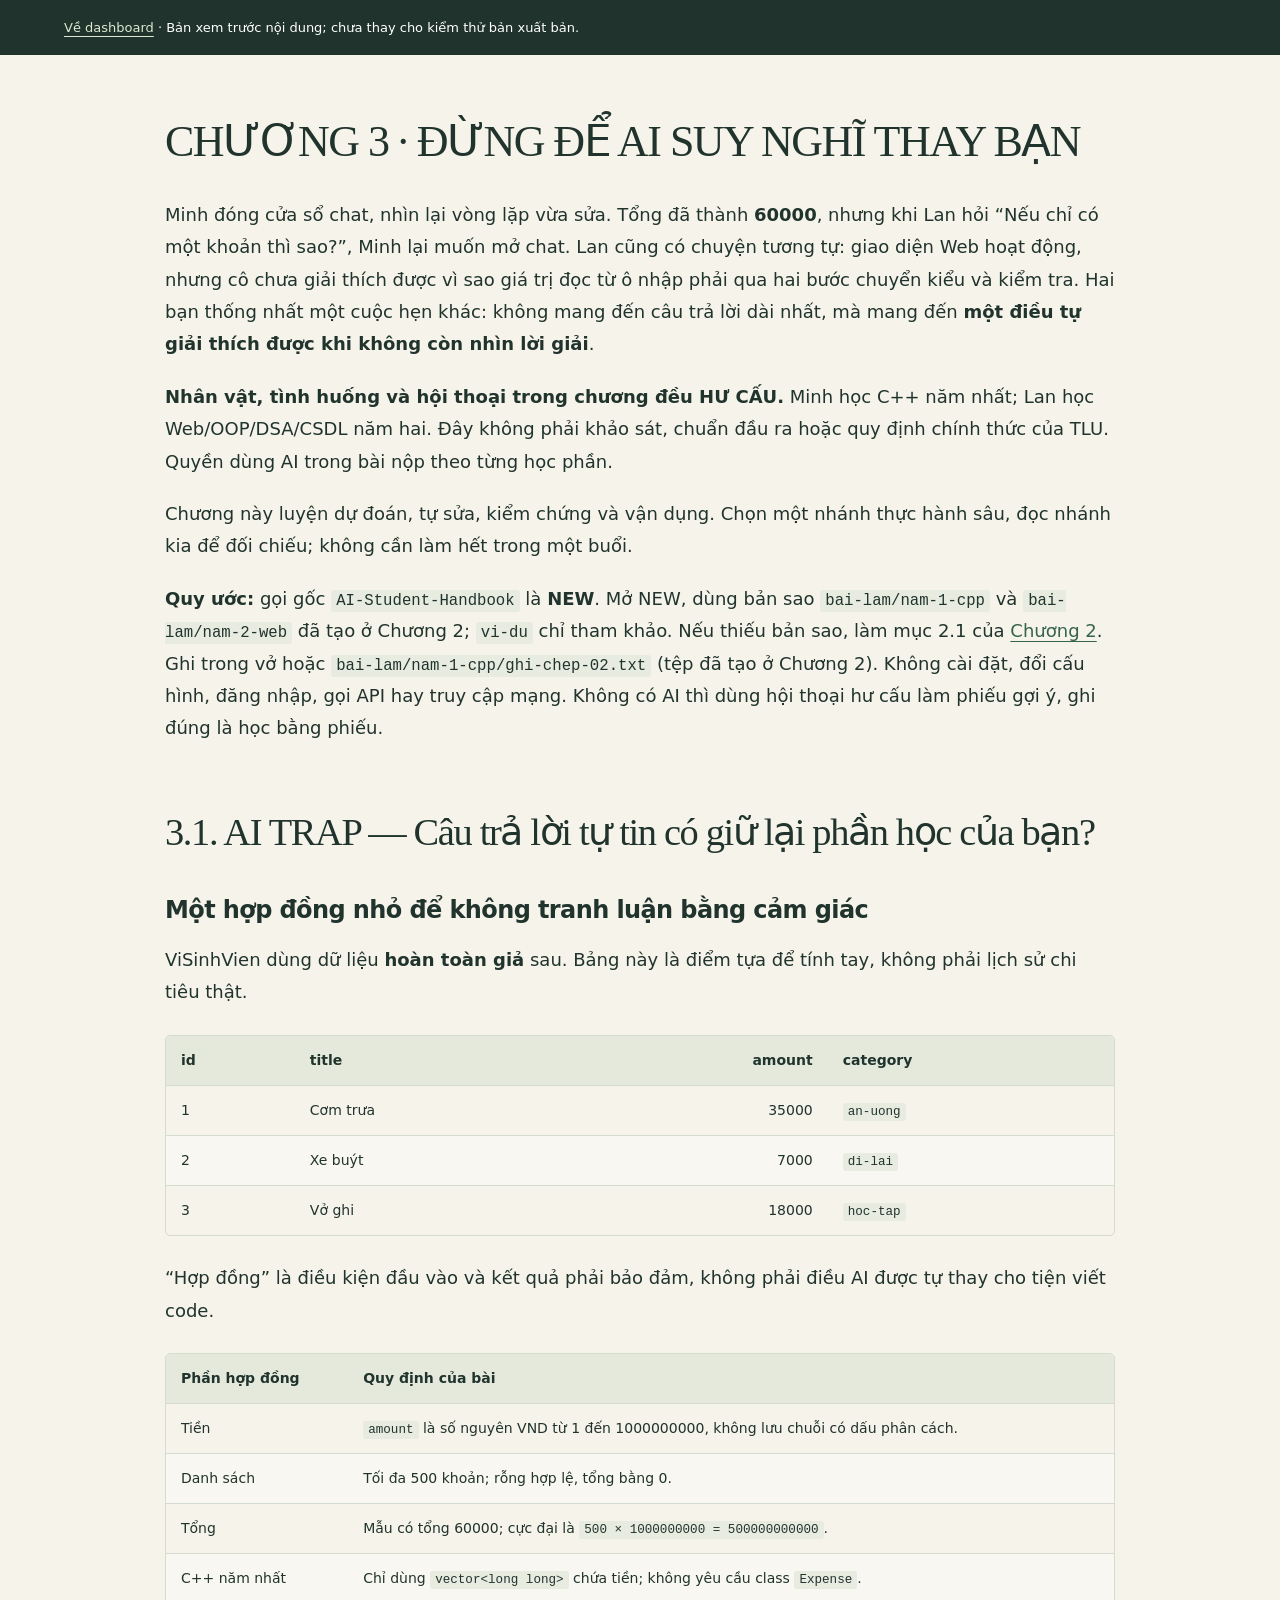
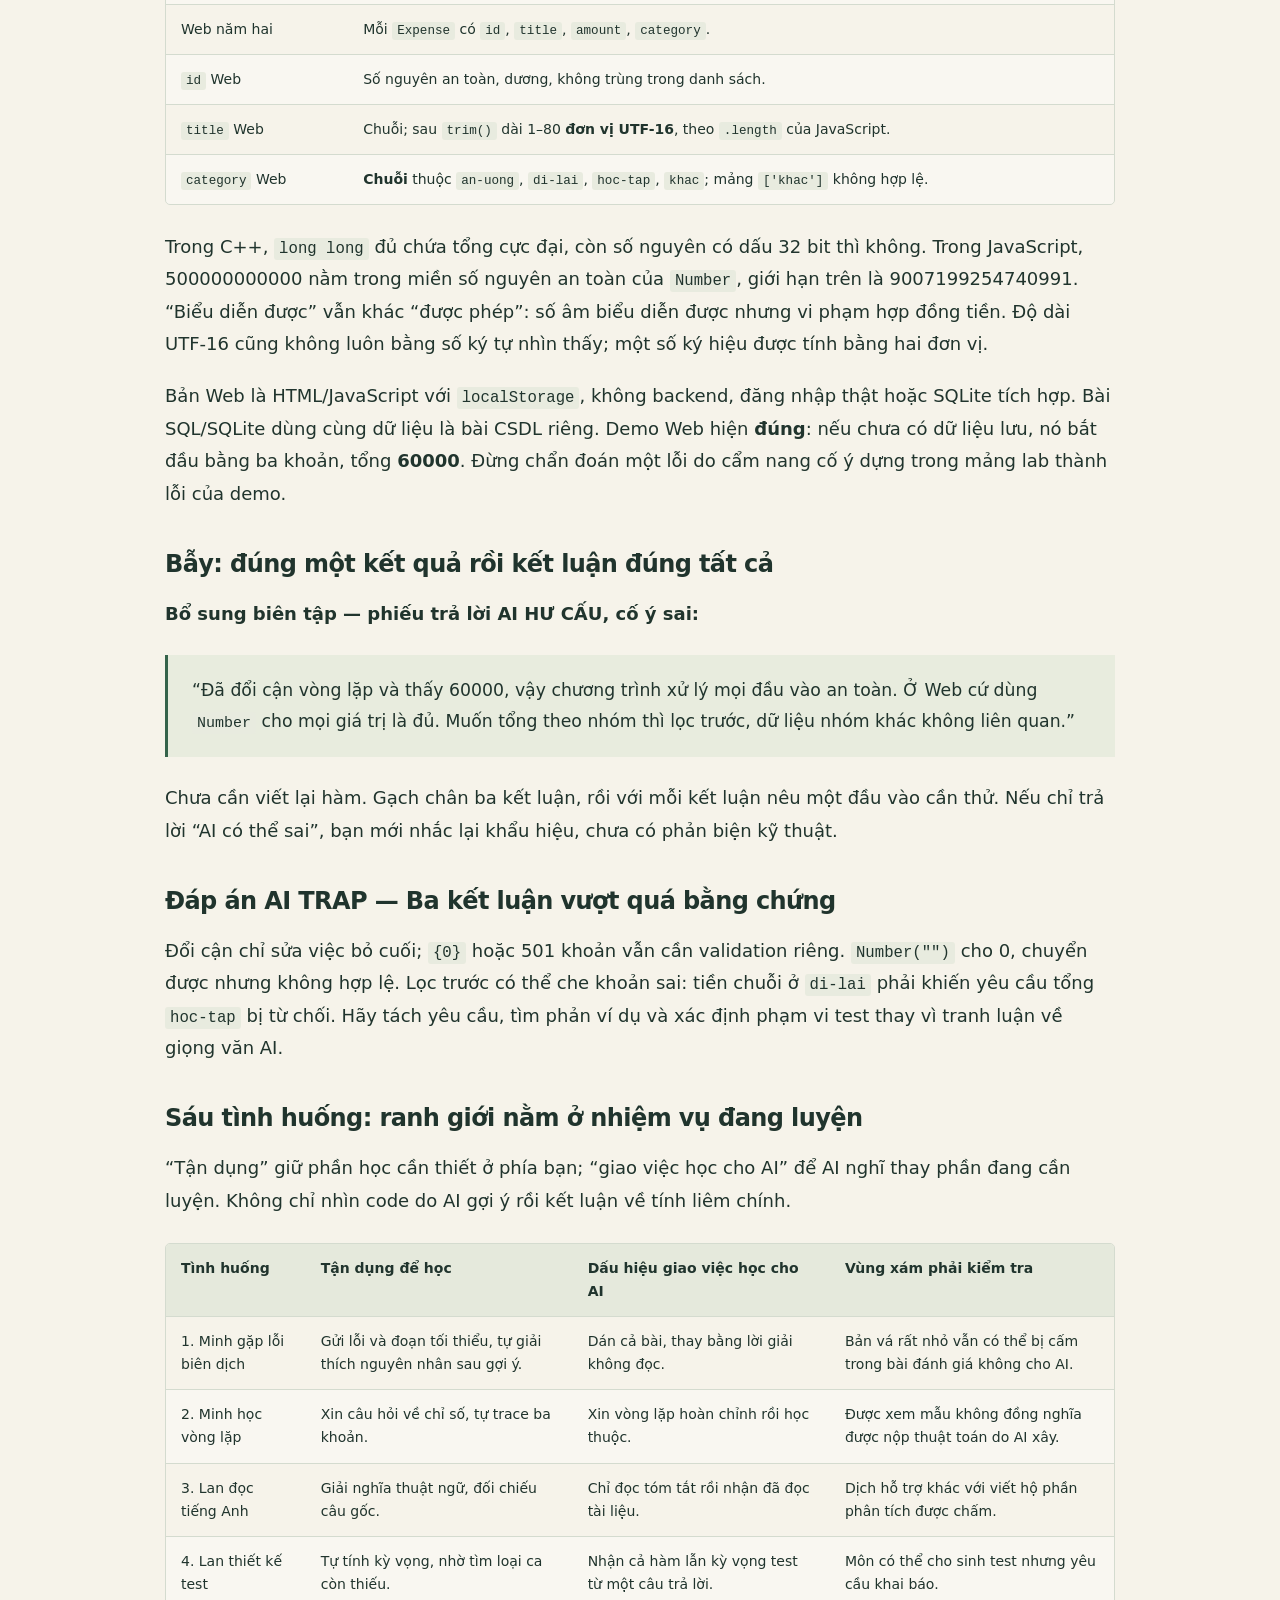
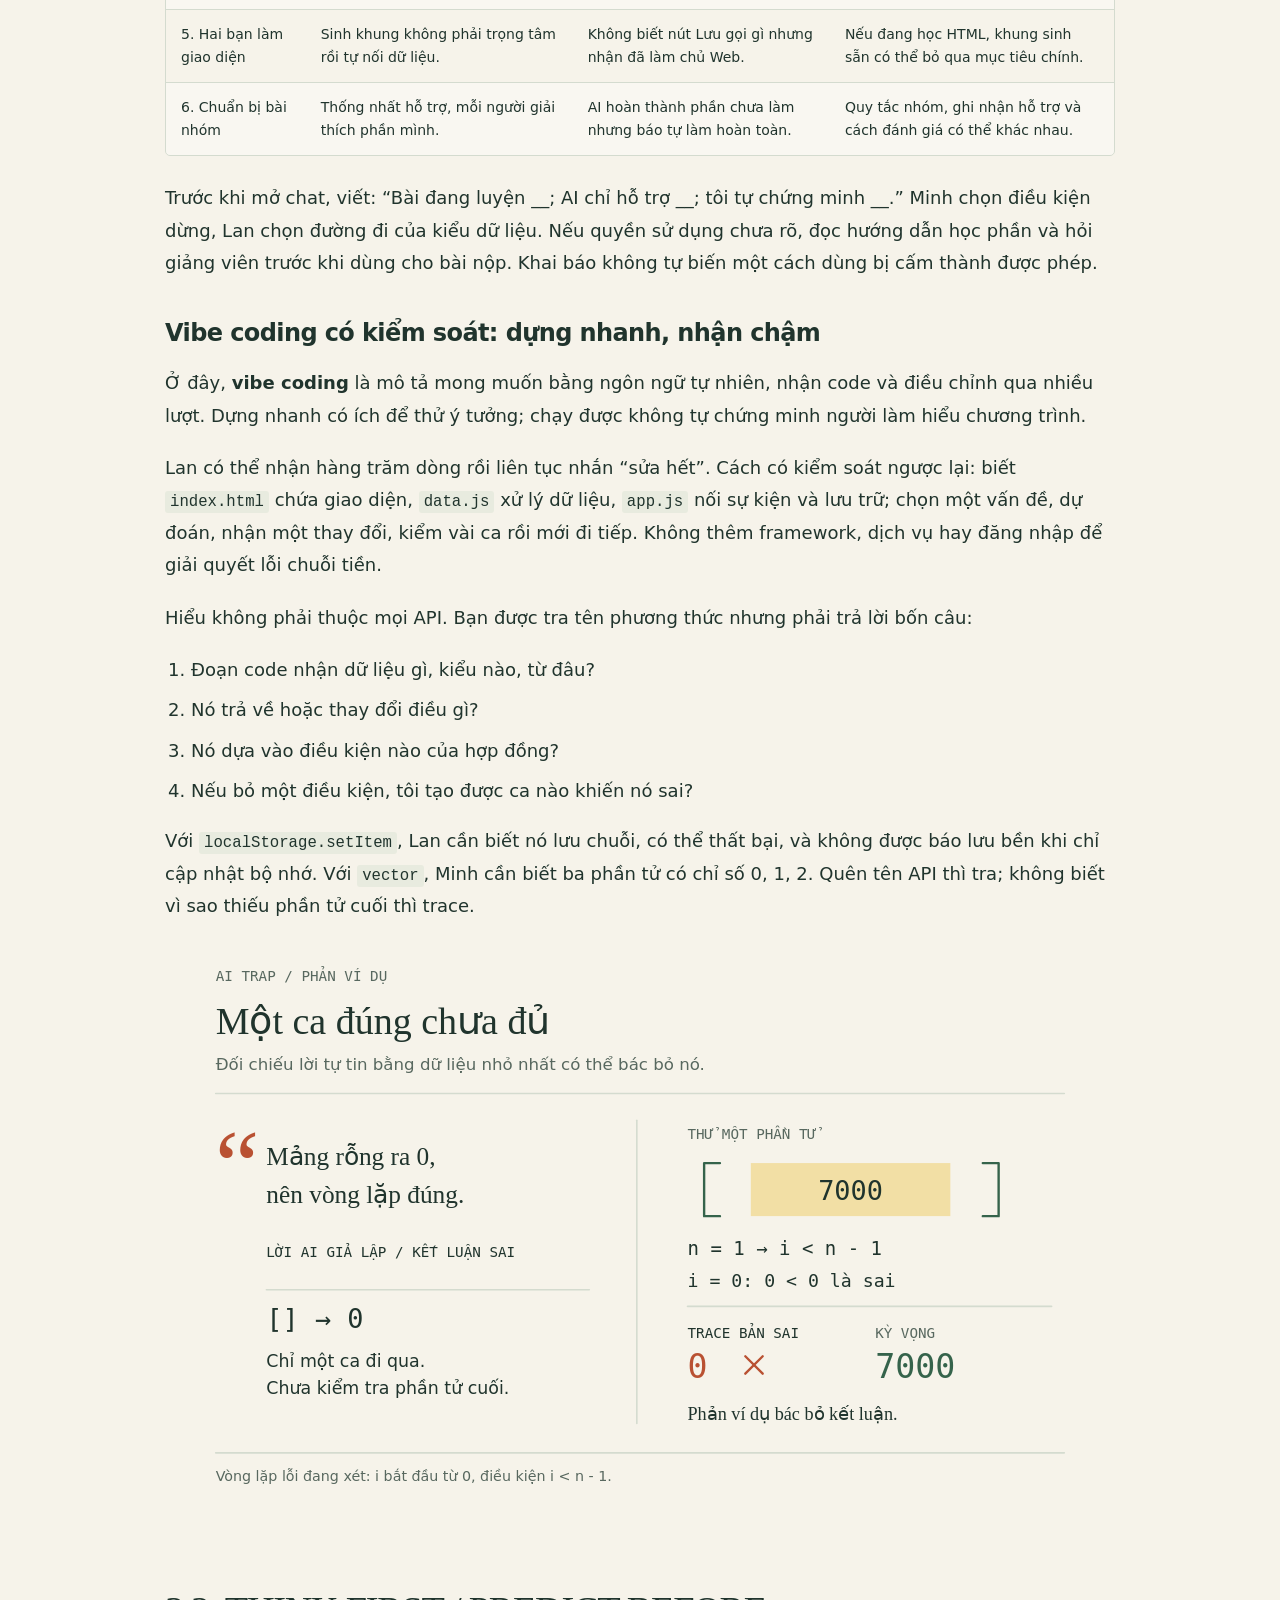
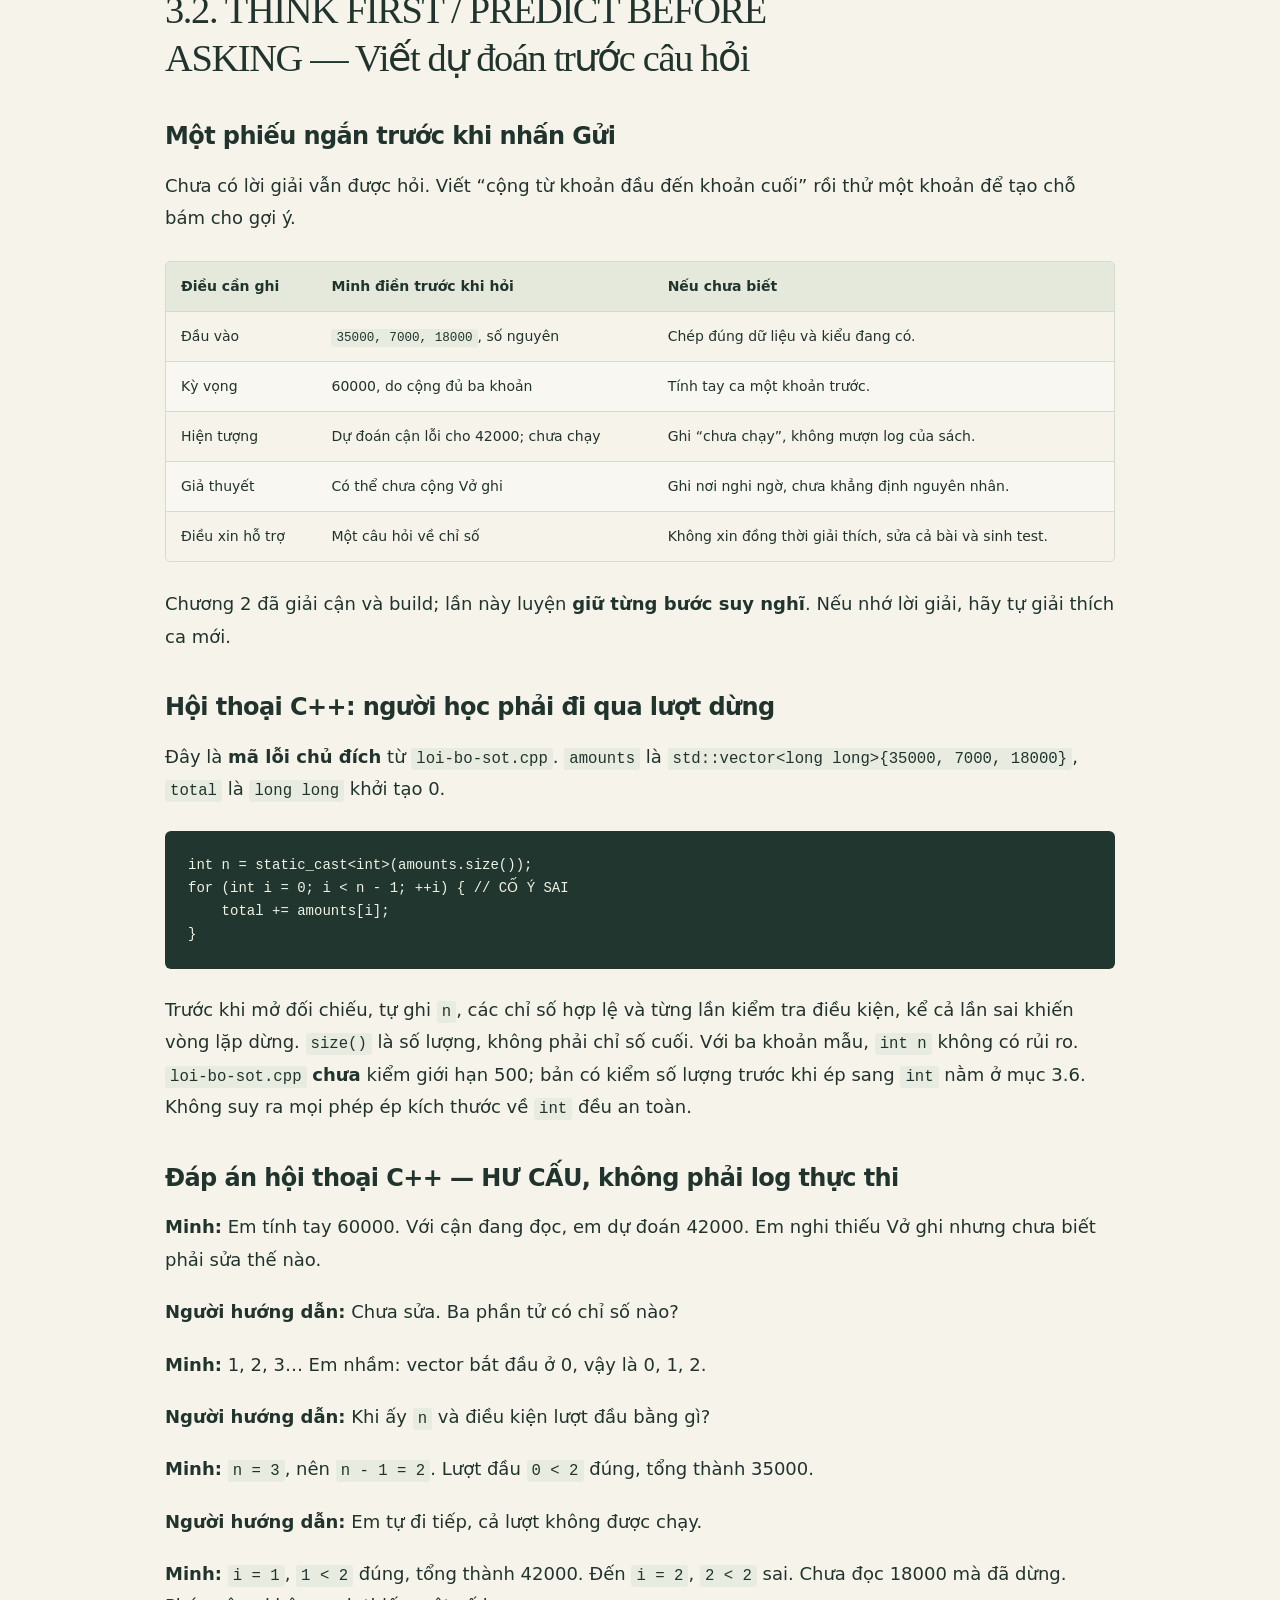
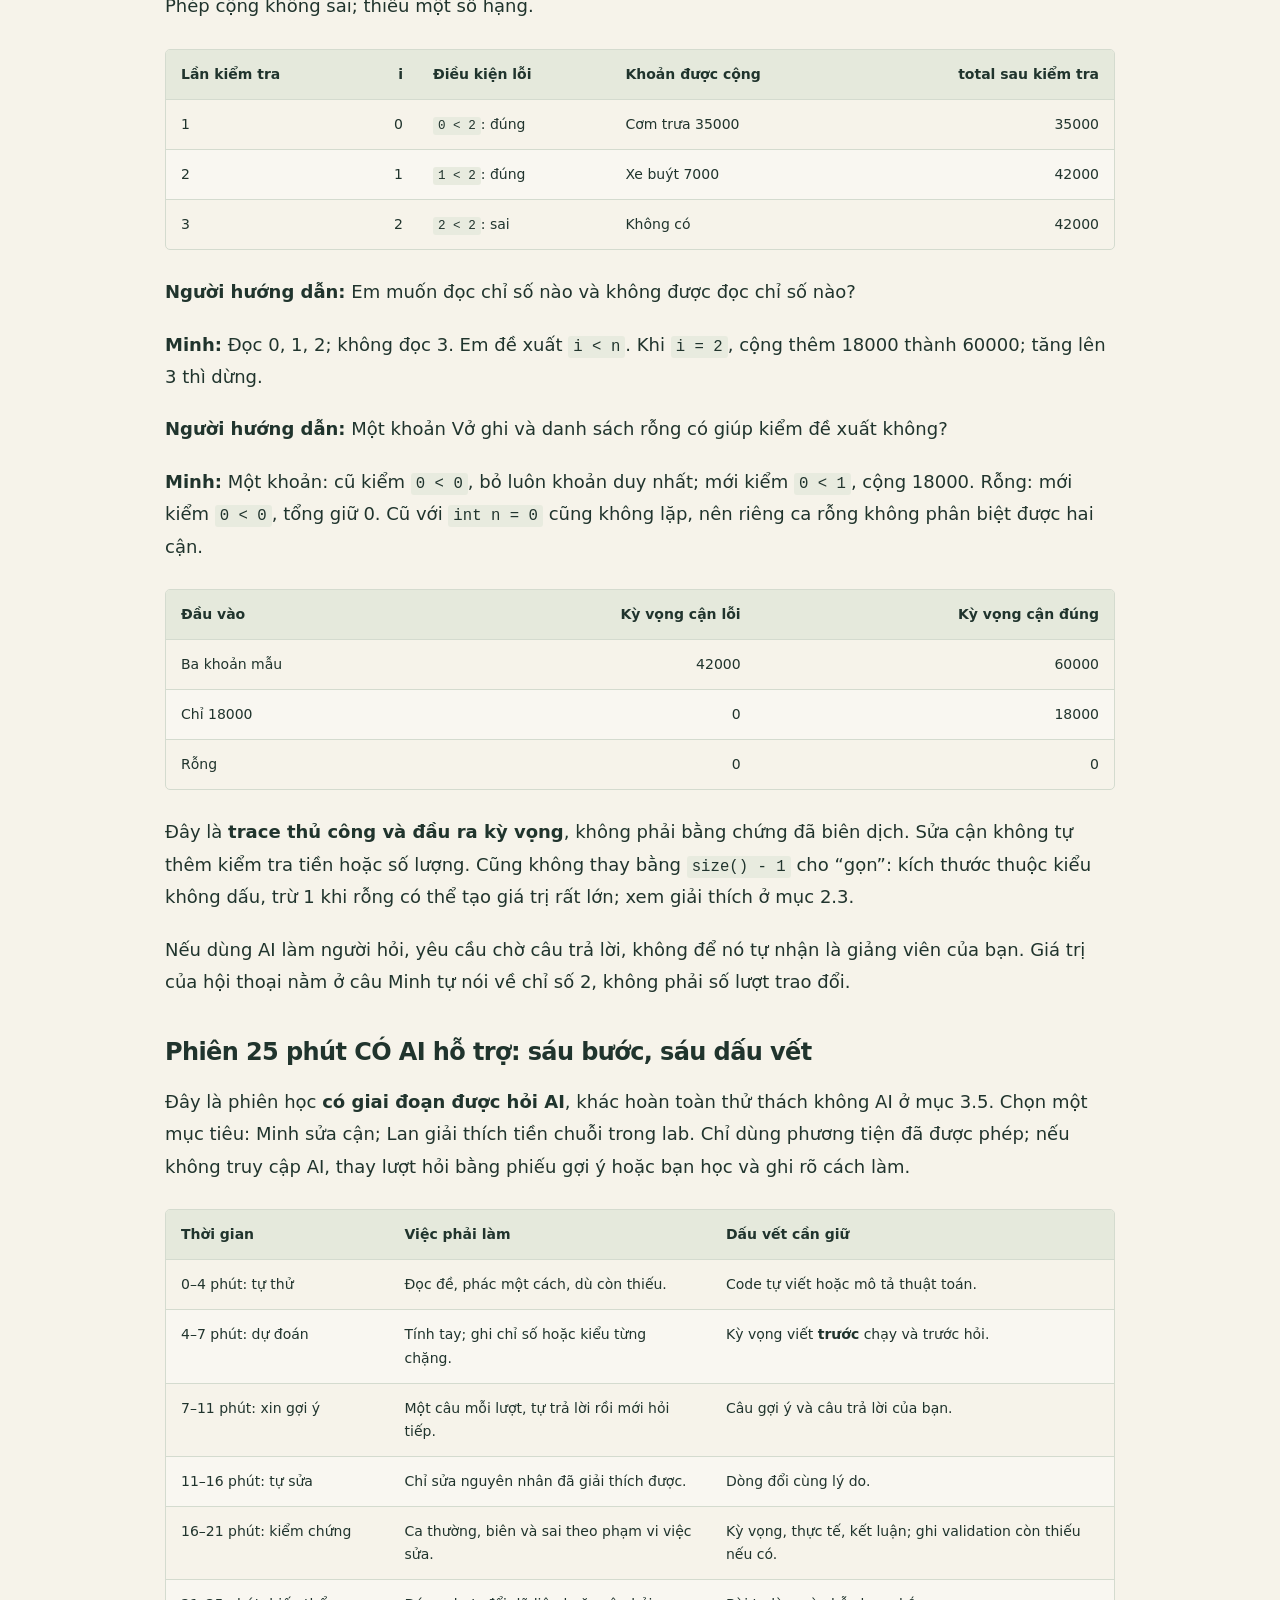
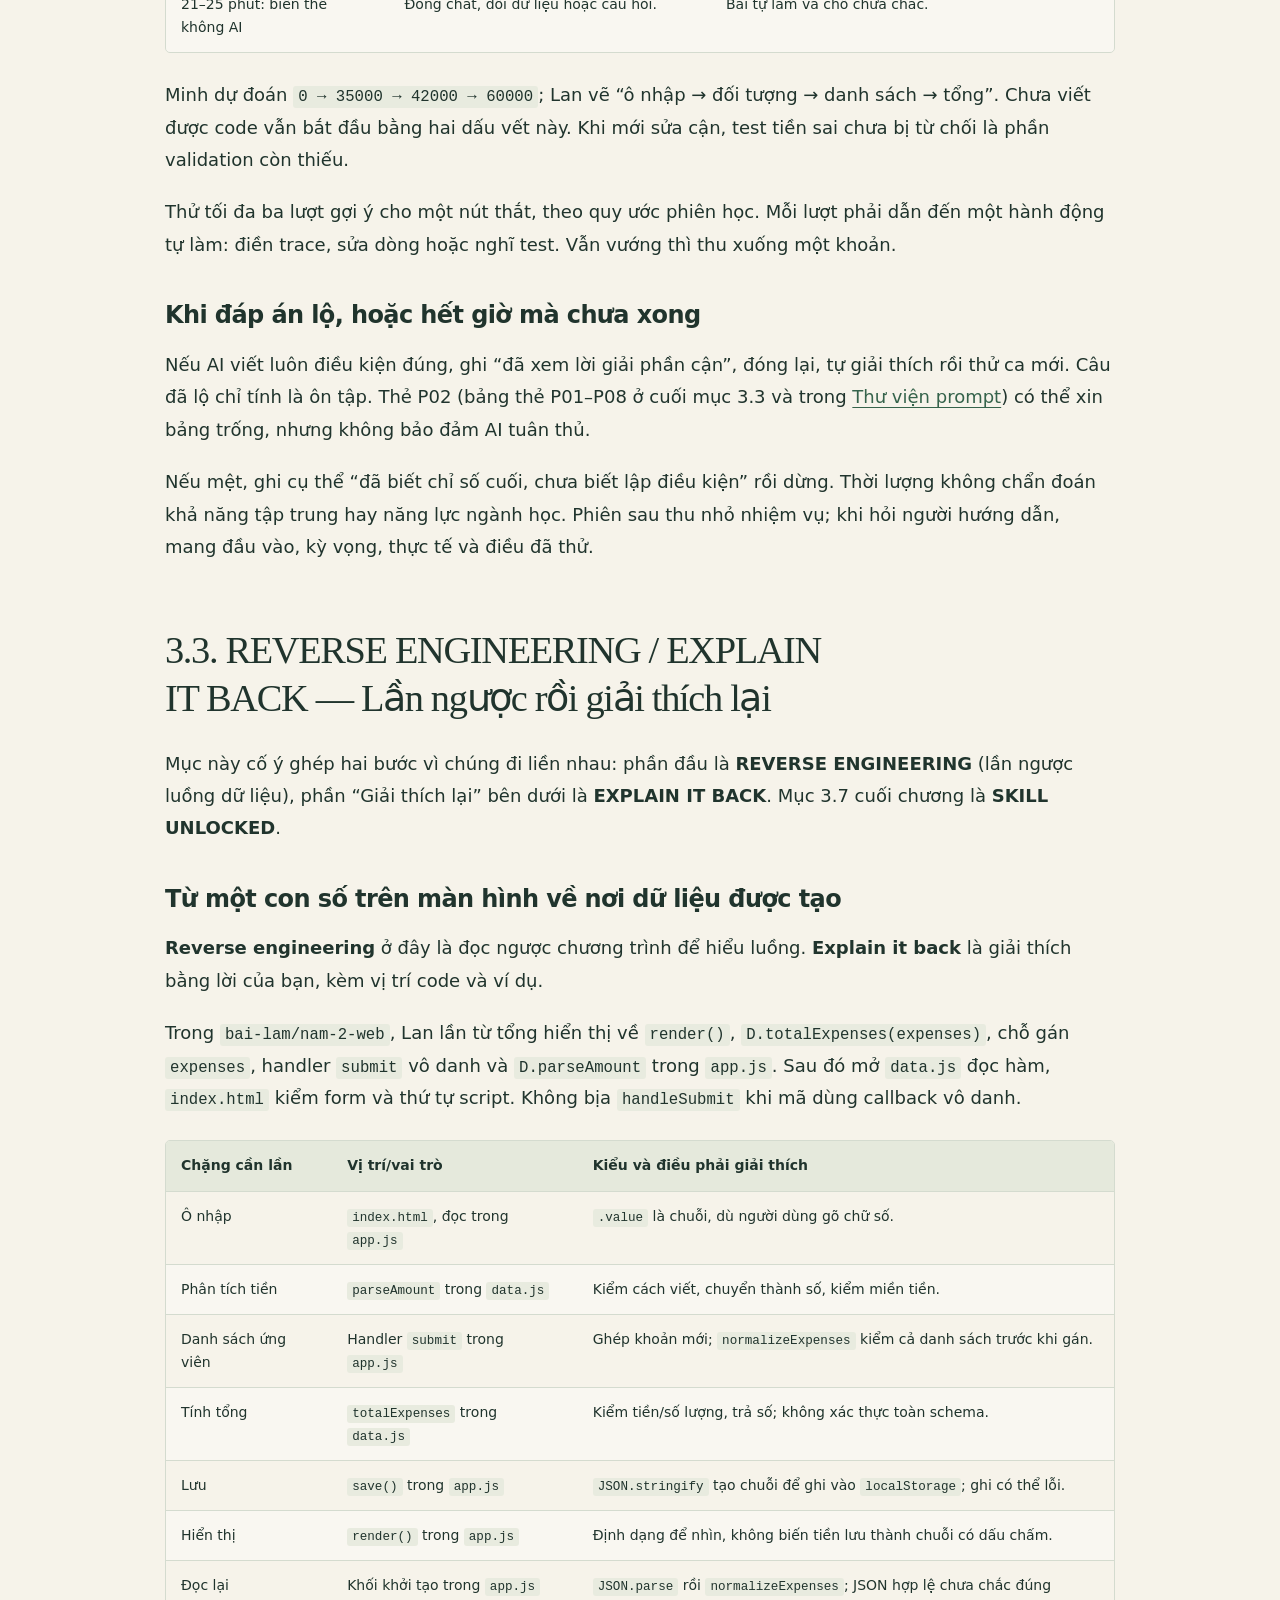
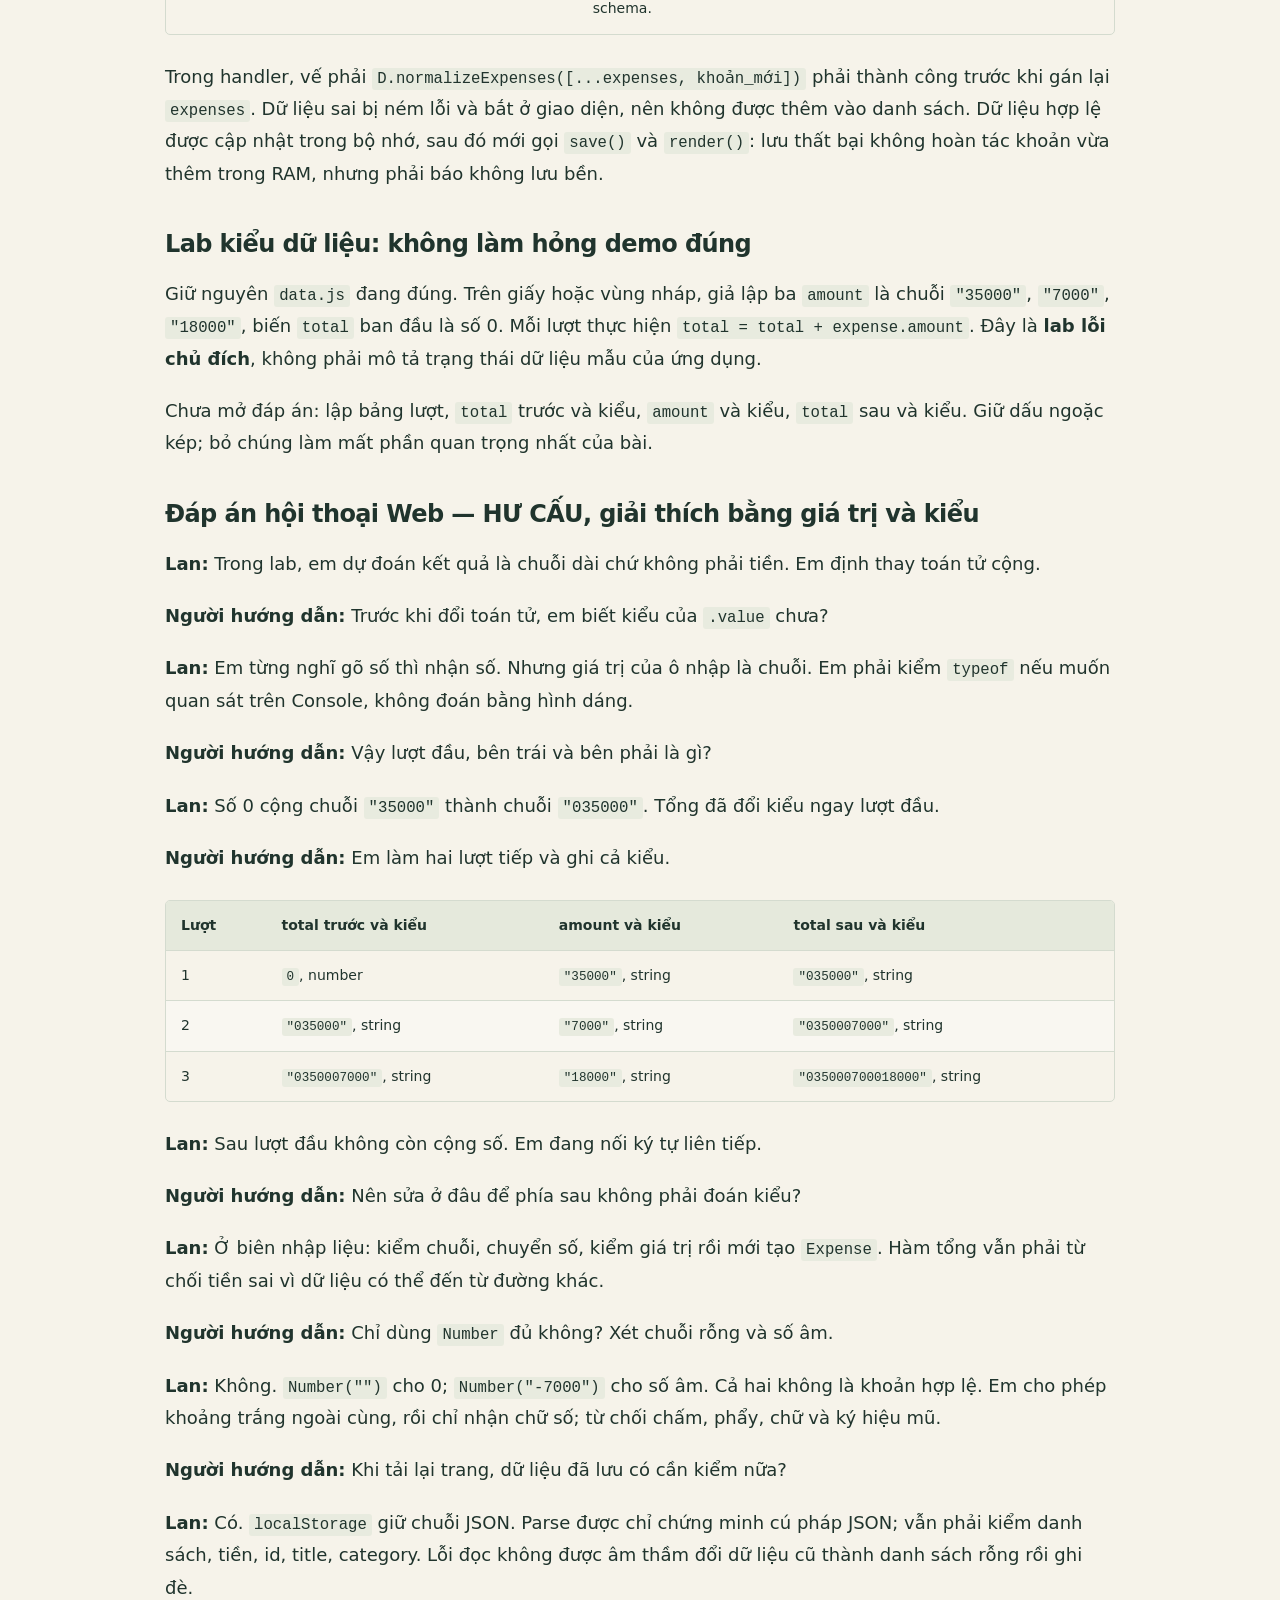
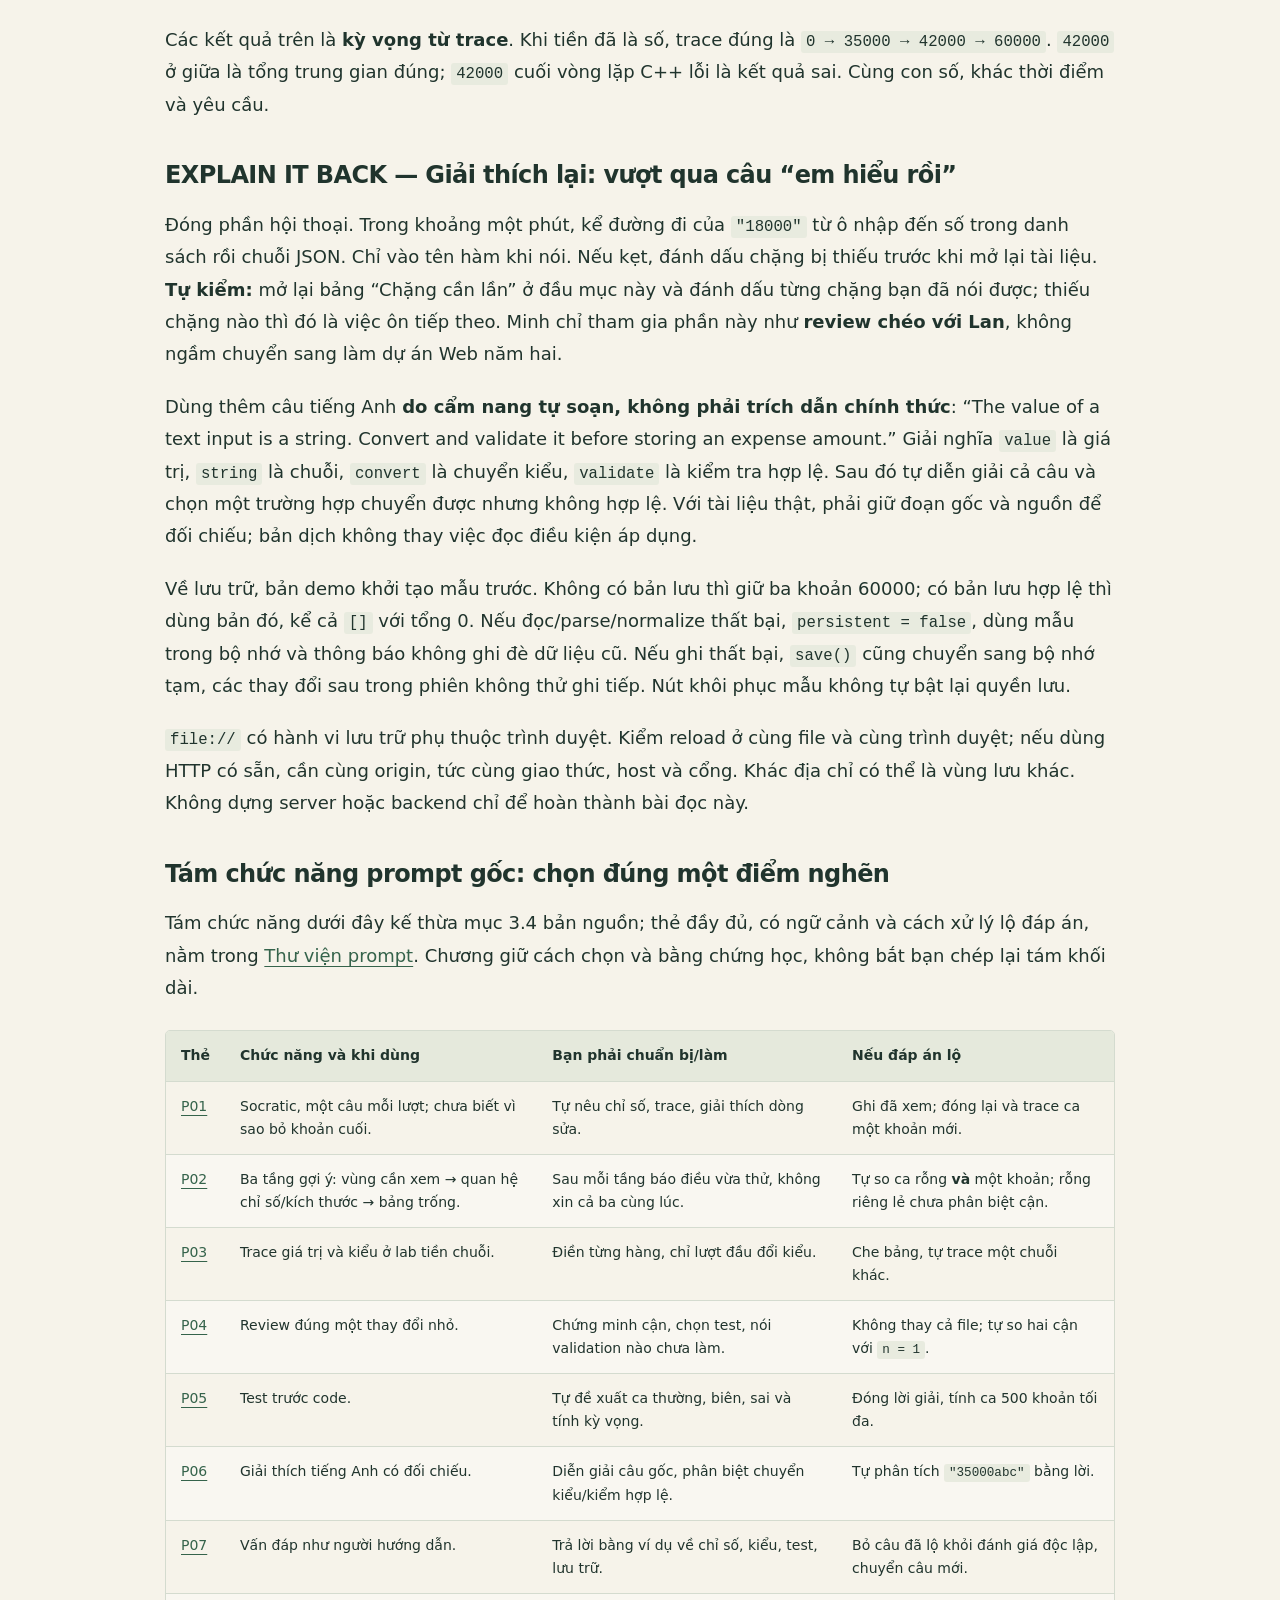
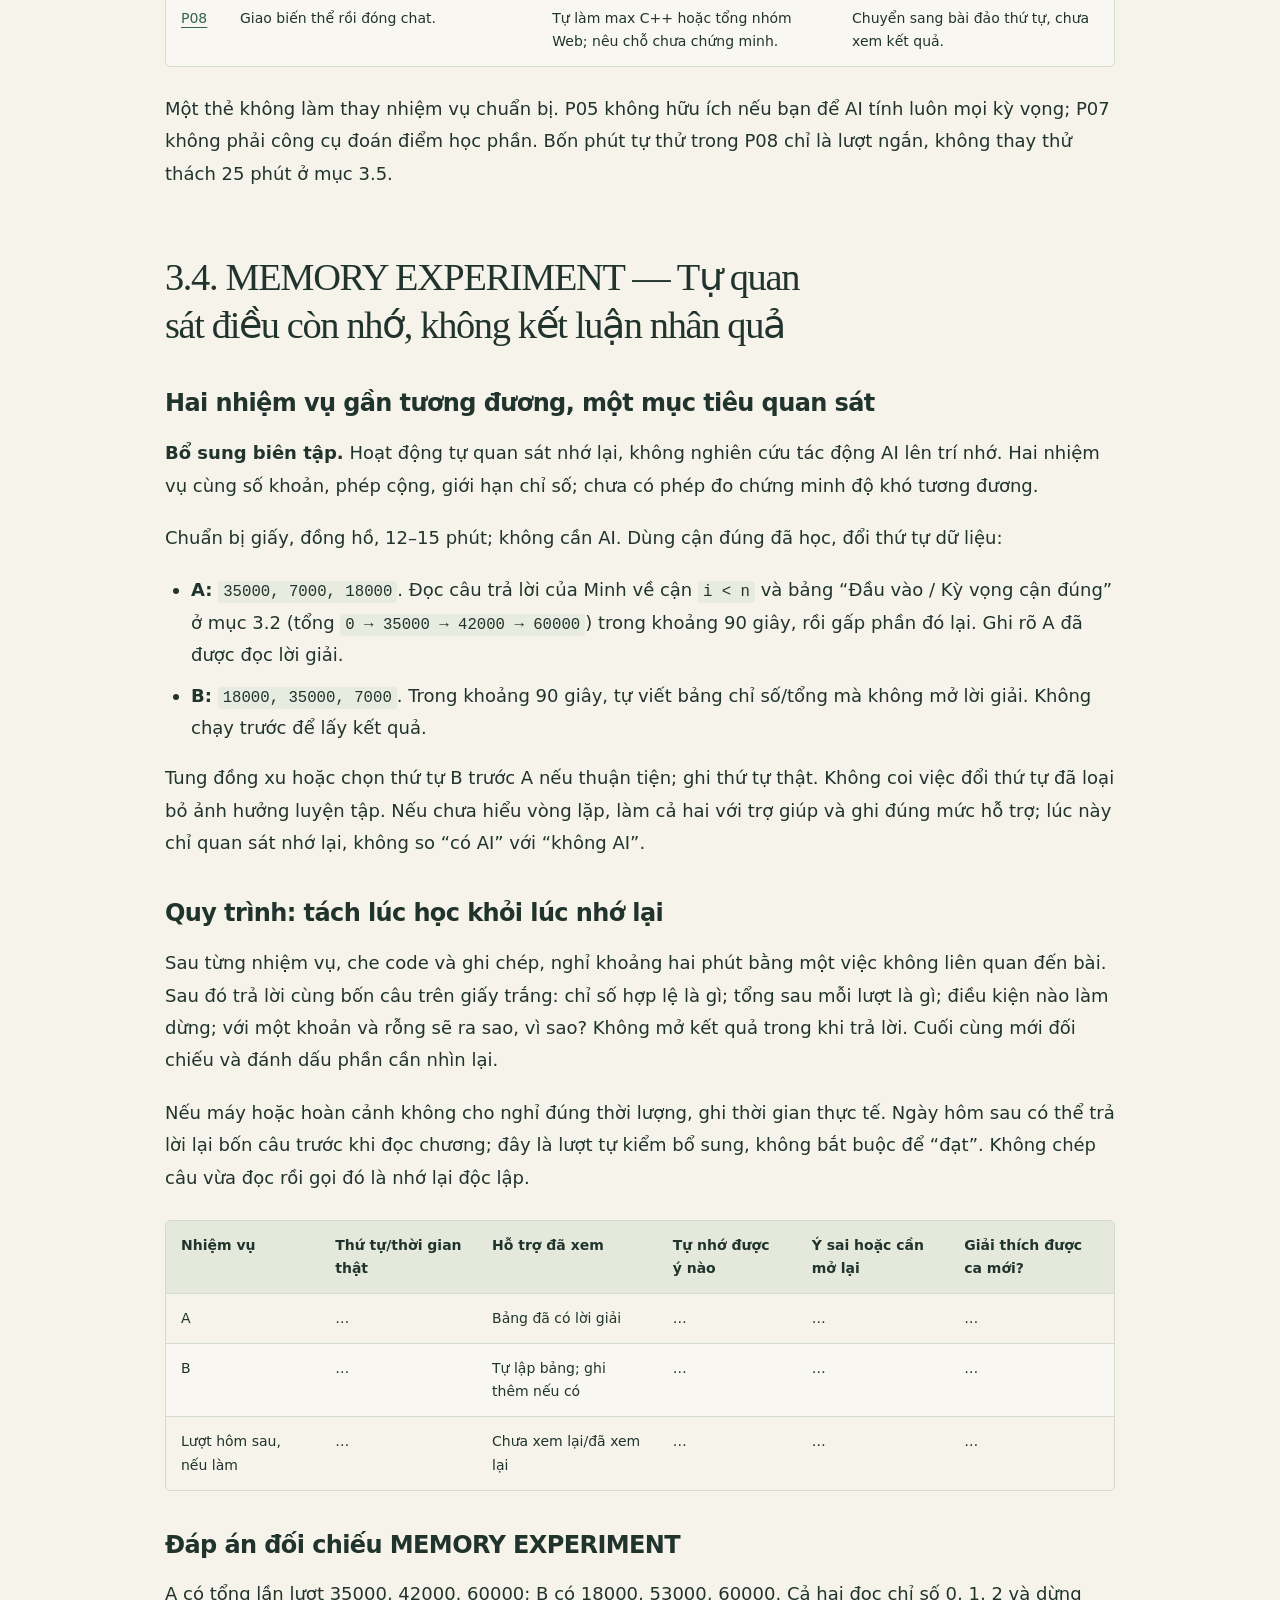
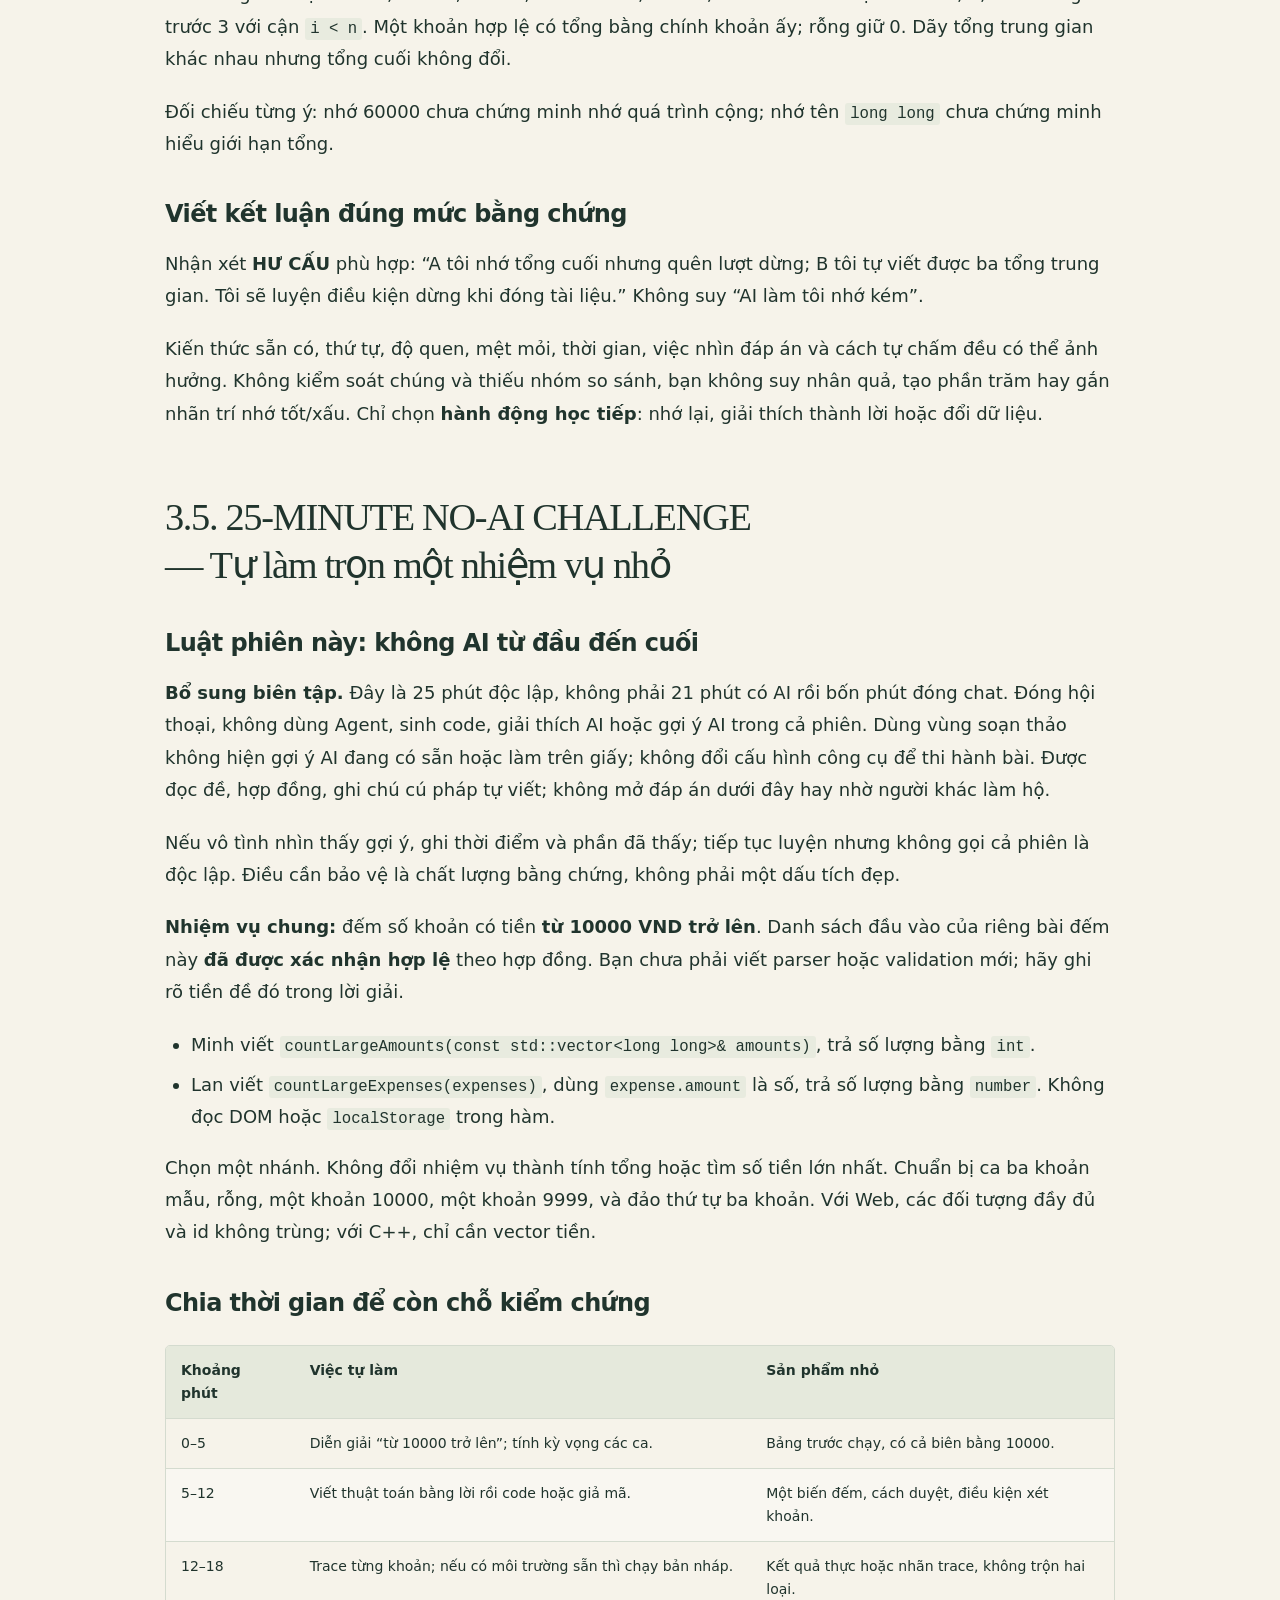
<file: dashboard/previews/chapter-03.html>
<!doctype html><html lang="vi"><meta charset="utf-8"><meta name="viewport" content="width=device-width,initial-scale=1"><title>CHƯƠNG 3 · ĐỪNG ĐỂ AI SUY NGHĨ THAY BẠN</title><style>:root{--paper:#f6f3ea;--ink:#20342d;--muted:#58685f;--green:#35634b;--soft:#dce8d0;--rust:#b95132;--yellow:#f2dfa5;--line:#d4dbcf;--font:18px;--nav:270px}*{box-sizing:border-box}html{scroll-behavior:smooth;scroll-padding-top:90px}body{margin:0;background:var(--paper);color:var(--ink);font:var(--font)/1.8 system-ui,-apple-system,'Segoe UI',sans-serif}a{color:var(--green);text-underline-offset:4px}button,input,select{font:inherit}button,select{cursor:pointer}button{padding:8px 15px;min-height:40px;border:1px solid #879b85;border-radius:5px;background:transparent;color:var(--ink)}button:hover{background:var(--soft)}a:focus-visible,button:focus-visible,input:focus-visible,select:focus-visible,summary:focus-visible{outline:3px solid var(--rust);outline-offset:4px}img{max-width:100%;height:auto}h1,h2,h3,h4{line-height:1.24;text-wrap:balance}h1,h2{font-family:Georgia,'Times New Roman',serif;font-weight:500;letter-spacing:-.035em}h1{font-size:clamp(48px,6vw,82px)}h2{font-size:clamp(31px,3vw,43px);margin:64px 0 25px}h3{font-size:24px;margin:40px 0 18px;letter-spacing:-.025em}h4{font-size:20px;margin:30px 0 16px}p{margin:0 0 20px}li{margin:8px 0}ul,ol{padding-left:26px}strong{font-weight:700}code{font: .87em/1.5 ui-monospace,Consolas,monospace;background:#e8ebdf;padding:2px 5px;border-radius:3px;overflow-wrap:anywhere}pre{margin:0;padding:23px;overflow-x:auto;max-width:100%;background:#21362f;color:#eef3e5;font-size:14px;line-height:1.65;tab-size:4}pre code{font:inherit;color:inherit;background:none;padding:0;border-radius:0;white-space:pre;overflow-wrap:normal}blockquote{margin:25px 0;padding:20px 24px;border-left:3px solid var(--green);background:#e8ecde;font-size:.96em}blockquote p:last-child{margin:0}hr{border:0;border-top:1px solid var(--line);margin:50px 0}.skip{position:fixed;left:12px;top:-100px;z-index:100;background:white;padding:12px}.skip:focus{top:12px}.sidebar{position:fixed;inset:0 auto 0 0;width:var(--nav);border-right:1px solid var(--line);padding:28px 22px 22px;background:#eceee3;overflow-y:auto;z-index:30}.brand{font:700 19px/1.25 system-ui;text-decoration:none;color:var(--ink);display:block;letter-spacing:-.03em}.brand small{display:block;font:11px/1.5 ui-monospace,monospace;letter-spacing:.08em;margin-top:9px;color:var(--muted)}.nav-search{margin:26px 0 16px;width:100%;background:transparent;border:1px solid #abb7a5;border-radius:5px;padding:9px 11px;font-size:13px}.toc{padding:0;list-style:none}.toc ul{list-style:none;margin:0 0 17px;padding:0 0 0 12px}.toc li{margin:3px 0}.toc a{display:block;font-size:12px;line-height:1.5;text-decoration:none;padding:5px 7px;border-radius:4px;color:#52634f}.toc>.toc-group>.chapter-link{font-size:13px;font-weight:700;color:var(--ink);margin-top:14px}.toc a:hover,.toc a.active{background:#dce5d0;color:#20342d}.nav-foot{font-size:11px;line-height:1.6;border-top:1px solid var(--line);padding-top:16px;margin-top:24px;color:var(--muted)}.topbar{height:62px;position:sticky;top:0;margin-left:var(--nav);display:flex;align-items:center;justify-content:space-between;padding:0 4vw;background:#f6f3eafa;border-bottom:1px solid var(--line);z-index:20;gap:12px}.top-label{font:11px/1.5 ui-monospace,monospace;letter-spacing:.12em;text-transform:uppercase}.tools{display:flex;align-items:center;gap:7px}.tools button{font-size:12px;padding:5px 9px;min-height:35px}.scroll-track{height:2px;position:absolute;bottom:0;left:0;right:0;background:var(--line)}#scroll-progress{height:100%;width:0;background:var(--rust)}.mobile-menu{display:none}.shade{display:none}main{margin-left:var(--nav)}.inner{max-width:1190px;padding:0 5vw;margin:auto}.eyebrow{font:11px/1.6 ui-monospace,monospace;letter-spacing:.17em;text-transform:uppercase}.hero{padding:64px 0 45px;border-bottom:1px solid var(--line)}.hero-grid{display:grid;grid-template-columns:1.05fr 1fr;gap:20px;align-items:center}.hero h1{margin:20px 0 25px}.hero h1 em{color:var(--rust);font-weight:400}.hero .lede{font-size:20px;line-height:1.6;max-width:620px}.hero-art{width:100%;border-radius:50% 50% 10px 10px}.hero-nav{display:flex;flex-wrap:wrap;gap:10px;margin-top:27px}.hero-nav a{padding:11px 17px;text-decoration:none;font-size:13px;border:1px solid var(--green);border-radius:4px}.hero-nav a:first-child{background:var(--green);color:#fff}.edition{font-size:11px;color:var(--muted);margin-top:35px;letter-spacing:.02em}.route-map{display:grid;grid-template-columns:repeat(4,1fr);margin:35px 0 0;border-top:1px solid var(--line)}.route-map a{padding:17px 12px 0 0;text-decoration:none;font-size:12px}.route-map b{display:block;font:23px Georgia;margin-bottom:5px}.intro{padding:20px 0 60px}.chapter{padding:70px 0 50px;border-top:1px solid var(--line)}.chapter-heading{display:grid;grid-template-columns:90px 1fr;gap:25px;align-items:start;margin:0 0 32px}.chapter-num{font:75px/.95 Georgia;color:var(--rust);letter-spacing:-.06em}.chapter-heading h2{font-size:clamp(36px,4.4vw,63px);margin:12px 0 18px;max-width:760px}.chapter-heading p{font-size:15px;color:var(--muted);line-height:1.65;max-width:720px}.opener{margin:0 0 50px}.opener img{width:100%;border:1px solid var(--line);border-radius:8px}.prose{max-width:900px;margin:0 auto;min-width:0}.prose>p:first-child{font-size:1.08em}.prose figure{margin:36px 0}.prose figure img{width:100%;border-radius:7px;border:1px solid var(--line);background:#f6f3ea}figcaption{font-size:12px;line-height:1.55;color:var(--muted);margin-top:8px}figcaption a{white-space:nowrap}.table-scroll{overflow-x:auto;max-width:100%;border:1px solid var(--line);border-radius:5px;margin:26px 0}table{border-collapse:collapse;min-width:570px;width:100%;font-size:14px;line-height:1.65}th{text-align:left;background:#e5e9dc;font-weight:650}td,th{padding:13px 15px;vertical-align:top;border-bottom:1px solid var(--line)}tr:last-child td{border-bottom:0}td code,th code{font-size:.9em}tbody tr:nth-child(even){background:#fff5}.code-wrap{margin:25px 0;min-width:0;max-width:100%;border-radius:6px;overflow:hidden}.code-top{background:#324b40;color:#dde6d6;padding:7px 14px;display:flex;justify-content:space-between;align-items:center;font:11px/1.5 ui-monospace,monospace}.code-top button{font:11px system-ui;min-height:28px;padding:3px 9px;color:#f4f7ef;border-color:#9eb19b}.code-top button:hover{background:#48624f}.answer{margin:30px 0;border-top:1px solid #a9b9a0;border-bottom:1px solid #a9b9a0;padding:4px 0}.answer summary{cursor:pointer;line-height:1.5;padding:17px 7px;font-size:16px;font-weight:650}.answer-body{padding:15px 8px 20px;min-width:0}.answer summary::marker{color:var(--rust)}.answer[open]{background:#f0f1e5}.instructor{font-size:14px}.widget{border:1px solid #b2c3a5;background:#e9edde;padding:26px;border-radius:8px;margin:34px 0}.widget h3{margin:8px 0 14px;font:30px/1.2 Georgia}.widget p{font-size:14px}.widget label{display:block;font-size:12px;font-weight:600}.widget input,.widget select{width:100%;border:1px solid #9dad94;background:#fbfcf6;padding:9px;border-radius:4px;margin-top:6px;color:var(--ink)}.budget-grid{display:grid;grid-template-columns:repeat(3,1fr);gap:16px}.budget-result{display:flex;align-items:baseline;gap:15px;flex-wrap:wrap;margin:20px 0 0}.budget-result strong{font:38px/1.2 Georgia}.budget-result span{font-size:14px}.error{color:#91331e;font-weight:600}.trace-items{display:grid;grid-template-columns:repeat(3,1fr);gap:12px;margin:22px 0}.trace-item{border:1px solid #bbc8af;padding:18px 10px;text-align:center;border-radius:5px}.trace-item small{display:block;font:11px/1.4 ui-monospace,monospace}.trace-item b{font:28px/1.5 Georgia}.trace-item.added{background:#bfd7a5;border-color:#5b7946}.trace-item.current{outline:2px solid var(--rust);outline-offset:2px}.trace-controls{display:flex;align-items:end;gap:10px;flex-wrap:wrap}.trace-controls label{flex:1;min-width:160px}.trace-state{margin-top:18px;font-size:15px;min-height:54px}.quiz fieldset{border:0;padding:0;margin:0}.quiz legend{font-size:17px;font-weight:650;margin-bottom:15px}.quiz label{font-weight:400;font-size:15px;margin:9px 0;display:flex;gap:10px;align-items:start}.quiz input{width:auto;margin:6px 0 0}.quiz-result{margin-top:14px!important}.chapter-end{max-width:900px;margin:40px auto 0;padding:22px 0;border-top:1px solid var(--line);display:flex;align-items:center;justify-content:space-between;gap:15px;font-size:13px}.chapter-end button[aria-pressed=true]{background:var(--green);color:white}.study-status{font:11px/1.5 ui-monospace,monospace;color:var(--muted)}.supplement{border-top:1px solid var(--line);padding:60px 0}.supplement>.section-title{font-size:44px;margin:12px 0 32px}.footer{padding:50px 0;border-top:1px solid var(--line);font-size:13px;color:var(--muted)}.footer strong{font:26px Georgia;color:var(--ink)}.sr-only{position:absolute;width:1px;height:1px;padding:0;margin:-1px;overflow:hidden;clip:rect(0,0,0,0);white-space:nowrap;border:0}[hidden]{display:none!important}.focus .sidebar{display:none}.focus .topbar,.focus main{margin-left:0}.focus .inner{max-width:1100px}.focus .top-label{display:none}@media(min-width:1600px){:root{--nav:300px}.sidebar{padding:35px 28px}.inner{padding:0 65px}}@media(max-width:1150px){.hero-grid{grid-template-columns:1fr}.hero-art{max-height:440px;object-fit:contain;border-radius:0}.hero h1{max-width:680px}.hero .lede{max-width:650px}.top-label{display:none}}@media(max-width:950px){.sidebar{transform:translateX(-100%);width:280px;visibility:hidden}.topbar,main{margin-left:0}.mobile-menu{display:block}.nav-open .sidebar{transform:translateX(0);visibility:visible}.nav-open .shade{display:block;position:fixed;inset:0;background:#10241966;z-index:25;border:0;border-radius:0;width:100%;height:100%}.focus .sidebar{display:block}.inner{padding:0 6vw}.top-label{display:block}.hero{padding-top:42px}}@media(max-width:580px){body{font-size:var(--font)}.inner{padding:0 20px}.topbar{padding:0 14px}.top-label{display:none}.tools{gap:4px}.tools button{padding:5px 7px;font-size:11px}#focus-toggle{display:none}.hero{padding-top:33px}.hero h1{font-size:48px}.hero .lede{font-size:18px}.hero-art{max-height:none}.hero-nav a{font-size:12px}.route-map{grid-template-columns:repeat(2,1fr)}.route-map a{padding:12px 10px 0 0}.chapter{padding-top:42px}.chapter-heading{grid-template-columns:44px 1fr;gap:12px}.chapter-num{font-size:40px}.chapter-heading h2{font-size:35px;margin-top:8px}.chapter-heading p{font-size:13px}.opener{margin-bottom:30px}h2{font-size:31px;margin-top:42px}h3{font-size:22px}.widget{padding:17px}.budget-grid{grid-template-columns:repeat(2,1fr);gap:12px}.budget-result strong{font-size:32px}.trace-items{gap:7px}.trace-item{padding:12px 5px}.trace-item b{font-size:22px}.trace-item small{font-size:9px}.chapter-end{flex-direction:column;align-items:flex-start}.prose figure{margin:26px 0}.code-top{padding:7px 10px}pre{padding:16px}.supplement>.section-title{font-size:36px}}@media(prefers-reduced-motion:reduce){html{scroll-behavior:auto}}@page{size:A4;margin:18mm}@media print{body{background:white;font:10.5pt/1.6 Georgia;color:#111}.sidebar,.topbar,.hero-nav,.route-map,.shade,.skip,.tools,.code-top button,.chapter-end,.widget button,.quiz,.nav-foot{display:none!important}main{margin:0}.inner{max-width:none;padding:0}.hero{padding-top:0}.hero-grid{grid-template-columns:1fr 1fr}.hero h1{font-size:40pt}.hero-art{max-height:100mm}.hero .lede{font-size:13pt}.hero .edition{font-size:8pt}.chapter,.supplement{break-before:page;padding-top:10mm}.chapter-heading h2{font-size:28pt}.chapter-num{font-size:42pt}.opener img{max-height:90mm;object-fit:contain}.prose{max-width:none}.prose h2{font-size:21pt}.prose h3{font-size:15pt}h2,h3,h4,summary{break-after:avoid}.prose figure{break-inside:avoid}.prose figure img{max-height:115mm;object-fit:contain}.table-scroll{overflow:visible}table{min-width:0;font-size:8.5pt}td,th{padding:6pt}pre{white-space:pre-wrap;overflow:visible;color:#111;background:#f1f1ec;font-size:8pt;overflow-wrap:anywhere}pre code{white-space:pre-wrap}.code-wrap{break-inside:avoid}.answer-body{display:block!important}.answer{border-color:#aaa}.widget{break-inside:avoid}.footer{font-size:9pt}a{color:inherit}.study-status{display:none}}
main{margin:0}.preview-header{padding:16px 5vw;background:#20342d;color:#fff;font-size:13px}.preview-header a{color:#dce8d0}.preview-main{max-width:1000px;margin:auto;padding:30px 25px}.pending{font-size:13px;color:#58685f;border-left:2px solid #aaa;padding:10px}h1{font-size:44px}</style><body><header class="preview-header"><a href="../index.html">Về dashboard</a> · Bản xem trước nội dung; chưa thay cho kiểm thử bản xuất bản.</header><main class="preview-main prose"><h1>CHƯƠNG 3 · ĐỪNG ĐỂ AI SUY NGHĨ THAY BẠN</h1>
<p>Minh đóng cửa sổ chat, nhìn lại vòng lặp vừa sửa. Tổng đã thành <strong>60000</strong>, nhưng khi Lan hỏi “Nếu chỉ có một khoản thì sao?”, Minh lại muốn mở chat. Lan cũng có chuyện tương tự: giao diện Web hoạt động, nhưng cô chưa giải thích được vì sao giá trị đọc từ ô nhập phải qua hai bước chuyển kiểu và kiểm tra. Hai bạn thống nhất một cuộc hẹn khác: không mang đến câu trả lời dài nhất, mà mang đến <strong>một điều tự giải thích được khi không còn nhìn lời giải</strong>.</p>
<p><strong>Nhân vật, tình huống và hội thoại trong chương đều HƯ CẤU.</strong> Minh học C++ năm nhất; Lan học Web/OOP/DSA/CSDL năm hai. Đây không phải khảo sát, chuẩn đầu ra hoặc quy định chính thức của TLU. Quyền dùng AI trong bài nộp theo từng học phần.</p>
<p>Chương này luyện dự đoán, tự sửa, kiểm chứng và vận dụng. Chọn một nhánh thực hành sâu, đọc nhánh kia để đối chiếu; không cần làm hết trong một buổi.</p>
<p><strong>Quy ước:</strong> gọi gốc <code>AI-Student-Handbook</code> là <strong>NEW</strong>. Mở NEW, dùng bản sao <code>bai-lam/nam-1-cpp</code> và <code>bai-lam/nam-2-web</code> đã tạo ở Chương 2; <code>vi-du</code> chỉ tham khảo. Nếu thiếu bản sao, làm mục 2.1 của <a href="../../chapters/chapter-02.md">Chương 2</a>. Ghi trong vở hoặc <code>bai-lam/nam-1-cpp/ghi-chep-02.txt</code> (tệp đã tạo ở Chương 2). Không cài đặt, đổi cấu hình, đăng nhập, gọi API hay truy cập mạng. Không có AI thì dùng hội thoại hư cấu làm phiếu gợi ý, ghi đúng là học bằng phiếu.</p>
<h2>3.1. AI TRAP — Câu trả lời tự tin có giữ lại phần học của bạn?</h2>
<h3>Một hợp đồng nhỏ để không tranh luận bằng cảm giác</h3>
<p>ViSinhVien dùng dữ liệu <strong>hoàn toàn giả</strong> sau. Bảng này là điểm tựa để tính tay, không phải lịch sử chi tiêu thật.</p>
<div class="table-scroll"><table>
<thead>
<tr>
<th>id</th>
<th>title</th>
<th style="text-align:right">amount</th>
<th>category</th>
</tr>
</thead>
<tbody>
<tr>
<td>1</td>
<td>Cơm trưa</td>
<td style="text-align:right">35000</td>
<td><code>an-uong</code></td>
</tr>
<tr>
<td>2</td>
<td>Xe buýt</td>
<td style="text-align:right">7000</td>
<td><code>di-lai</code></td>
</tr>
<tr>
<td>3</td>
<td>Vở ghi</td>
<td style="text-align:right">18000</td>
<td><code>hoc-tap</code></td>
</tr>
</tbody>
</table></div>
<p>“Hợp đồng” là điều kiện đầu vào và kết quả phải bảo đảm, không phải điều AI được tự thay cho tiện viết code.</p>
<div class="table-scroll"><table>
<thead>
<tr>
<th>Phần hợp đồng</th>
<th>Quy định của bài</th>
</tr>
</thead>
<tbody>
<tr>
<td>Tiền</td>
<td><code>amount</code> là số nguyên VND từ 1 đến 1000000000, không lưu chuỗi có dấu phân cách.</td>
</tr>
<tr>
<td>Danh sách</td>
<td>Tối đa 500 khoản; rỗng hợp lệ, tổng bằng 0.</td>
</tr>
<tr>
<td>Tổng</td>
<td>Mẫu có tổng 60000; cực đại là <code>500 × 1000000000 = 500000000000</code>.</td>
</tr>
<tr>
<td>C++ năm nhất</td>
<td>Chỉ dùng <code>vector&lt;long long&gt;</code> chứa tiền; không yêu cầu class <code>Expense</code>.</td>
</tr>
<tr>
<td>Web năm hai</td>
<td>Mỗi <code>Expense</code> có <code>id</code>, <code>title</code>, <code>amount</code>, <code>category</code>.</td>
</tr>
<tr>
<td><code>id</code> Web</td>
<td>Số nguyên an toàn, dương, không trùng trong danh sách.</td>
</tr>
<tr>
<td><code>title</code> Web</td>
<td>Chuỗi; sau <code>trim()</code> dài 1–80 <strong>đơn vị UTF-16</strong>, theo <code>.length</code> của JavaScript.</td>
</tr>
<tr>
<td><code>category</code> Web</td>
<td><strong>Chuỗi</strong> thuộc <code>an-uong</code>, <code>di-lai</code>, <code>hoc-tap</code>, <code>khac</code>; mảng <code>['khac']</code> không hợp lệ.</td>
</tr>
</tbody>
</table></div>
<p>Trong C++, <code>long long</code> đủ chứa tổng cực đại, còn số nguyên có dấu 32 bit thì không. Trong JavaScript, 500000000000 nằm trong miền số nguyên an toàn của <code>Number</code>, giới hạn trên là 9007199254740991. “Biểu diễn được” vẫn khác “được phép”: số âm biểu diễn được nhưng vi phạm hợp đồng tiền. Độ dài UTF-16 cũng không luôn bằng số ký tự nhìn thấy; một số ký hiệu được tính bằng hai đơn vị.</p>
<p>Bản Web là HTML/JavaScript với <code>localStorage</code>, không backend, đăng nhập thật hoặc SQLite tích hợp. Bài SQL/SQLite dùng cùng dữ liệu là bài CSDL riêng. Demo Web hiện <strong>đúng</strong>: nếu chưa có dữ liệu lưu, nó bắt đầu bằng ba khoản, tổng <strong>60000</strong>. Đừng chẩn đoán một lỗi do cẩm nang cố ý dựng trong mảng lab thành lỗi của demo.</p>
<h3>Bẫy: đúng một kết quả rồi kết luận đúng tất cả</h3>
<p><strong>Bổ sung biên tập — phiếu trả lời AI HƯ CẤU, cố ý sai:</strong></p>
<blockquote>
<p>“Đã đổi cận vòng lặp và thấy 60000, vậy chương trình xử lý mọi đầu vào an toàn. Ở Web cứ dùng <code>Number</code> cho mọi giá trị là đủ. Muốn tổng theo nhóm thì lọc trước, dữ liệu nhóm khác không liên quan.”</p>
</blockquote>
<p>Chưa cần viết lại hàm. Gạch chân ba kết luận, rồi với mỗi kết luận nêu một đầu vào cần thử. Nếu chỉ trả lời “AI có thể sai”, bạn mới nhắc lại khẩu hiệu, chưa có phản biện kỹ thuật.</p>
<h3>Đáp án AI TRAP — Ba kết luận vượt quá bằng chứng</h3>
<p>Đổi cận chỉ sửa việc bỏ cuối; <code>{0}</code> hoặc 501 khoản vẫn cần validation riêng. <code>Number("")</code> cho 0, chuyển được nhưng không hợp lệ. Lọc trước có thể che khoản sai: tiền chuỗi ở <code>di-lai</code> phải khiến yêu cầu tổng <code>hoc-tap</code> bị từ chối. Hãy tách yêu cầu, tìm phản ví dụ và xác định phạm vi test thay vì tranh luận về giọng văn AI.</p>
<h3>Sáu tình huống: ranh giới nằm ở nhiệm vụ đang luyện</h3>
<p>“Tận dụng” giữ phần học cần thiết ở phía bạn; “giao việc học cho AI” để AI nghĩ thay phần đang cần luyện. Không chỉ nhìn code do AI gợi ý rồi kết luận về tính liêm chính.</p>
<div class="table-scroll"><table>
<thead>
<tr>
<th>Tình huống</th>
<th>Tận dụng để học</th>
<th>Dấu hiệu giao việc học cho AI</th>
<th>Vùng xám phải kiểm tra</th>
</tr>
</thead>
<tbody>
<tr>
<td>1. Minh gặp lỗi biên dịch</td>
<td>Gửi lỗi và đoạn tối thiểu, tự giải thích nguyên nhân sau gợi ý.</td>
<td>Dán cả bài, thay bằng lời giải không đọc.</td>
<td>Bản vá rất nhỏ vẫn có thể bị cấm trong bài đánh giá không cho AI.</td>
</tr>
<tr>
<td>2. Minh học vòng lặp</td>
<td>Xin câu hỏi về chỉ số, tự trace ba khoản.</td>
<td>Xin vòng lặp hoàn chỉnh rồi học thuộc.</td>
<td>Được xem mẫu không đồng nghĩa được nộp thuật toán do AI xây.</td>
</tr>
<tr>
<td>3. Lan đọc tiếng Anh</td>
<td>Giải nghĩa thuật ngữ, đối chiếu câu gốc.</td>
<td>Chỉ đọc tóm tắt rồi nhận đã đọc tài liệu.</td>
<td>Dịch hỗ trợ khác với viết hộ phần phân tích được chấm.</td>
</tr>
<tr>
<td>4. Lan thiết kế test</td>
<td>Tự tính kỳ vọng, nhờ tìm loại ca còn thiếu.</td>
<td>Nhận cả hàm lẫn kỳ vọng test từ một câu trả lời.</td>
<td>Môn có thể cho sinh test nhưng yêu cầu khai báo.</td>
</tr>
<tr>
<td>5. Hai bạn làm giao diện</td>
<td>Sinh khung không phải trọng tâm rồi tự nối dữ liệu.</td>
<td>Không biết nút Lưu gọi gì nhưng nhận đã làm chủ Web.</td>
<td>Nếu đang học HTML, khung sinh sẵn có thể bỏ qua mục tiêu chính.</td>
</tr>
<tr>
<td>6. Chuẩn bị bài nhóm</td>
<td>Thống nhất hỗ trợ, mỗi người giải thích phần mình.</td>
<td>AI hoàn thành phần chưa làm nhưng báo tự làm hoàn toàn.</td>
<td>Quy tắc nhóm, ghi nhận hỗ trợ và cách đánh giá có thể khác nhau.</td>
</tr>
</tbody>
</table></div>
<p>Trước khi mở chat, viết: “Bài đang luyện __; AI chỉ hỗ trợ __; tôi tự chứng minh __.” Minh chọn điều kiện dừng, Lan chọn đường đi của kiểu dữ liệu. Nếu quyền sử dụng chưa rõ, đọc hướng dẫn học phần và hỏi giảng viên trước khi dùng cho bài nộp. Khai báo không tự biến một cách dùng bị cấm thành được phép.</p>
<h3>Vibe coding có kiểm soát: dựng nhanh, nhận chậm</h3>
<p>Ở đây, <strong>vibe coding</strong> là mô tả mong muốn bằng ngôn ngữ tự nhiên, nhận code và điều chỉnh qua nhiều lượt. Dựng nhanh có ích để thử ý tưởng; chạy được không tự chứng minh người làm hiểu chương trình.</p>
<p>Lan có thể nhận hàng trăm dòng rồi liên tục nhắn “sửa hết”. Cách có kiểm soát ngược lại: biết <code>index.html</code> chứa giao diện, <code>data.js</code> xử lý dữ liệu, <code>app.js</code> nối sự kiện và lưu trữ; chọn một vấn đề, dự đoán, nhận một thay đổi, kiểm vài ca rồi mới đi tiếp. Không thêm framework, dịch vụ hay đăng nhập để giải quyết lỗi chuỗi tiền.</p>
<p>Hiểu không phải thuộc mọi API. Bạn được tra tên phương thức nhưng phải trả lời bốn câu:</p>
<ol>
<li>Đoạn code nhận dữ liệu gì, kiểu nào, từ đâu?</li>
<li>Nó trả về hoặc thay đổi điều gì?</li>
<li>Nó dựa vào điều kiện nào của hợp đồng?</li>
<li>Nếu bỏ một điều kiện, tôi tạo được ca nào khiến nó sai?</li>
</ol>
<p>Với <code>localStorage.setItem</code>, Lan cần biết nó lưu chuỗi, có thể thất bại, và không được báo lưu bền khi chỉ cập nhật bộ nhớ. Với <code>vector</code>, Minh cần biết ba phần tử có chỉ số 0, 1, 2. Quên tên API thì tra; không biết vì sao thiếu phần tử cuối thì trace.</p>
<p><img alt="Bẫy AI: từ câu trả lời tự tin, quay về dự đoán, phản ví dụ và bằng chứng do người học kiểm tra." src="../../assets/ai-trap.svg"/></p>
<h2>3.2. THINK FIRST / PREDICT BEFORE ASKING — Viết dự đoán trước câu hỏi</h2>
<h3>Một phiếu ngắn trước khi nhấn Gửi</h3>
<p>Chưa có lời giải vẫn được hỏi. Viết “cộng từ khoản đầu đến khoản cuối” rồi thử một khoản để tạo chỗ bám cho gợi ý.</p>
<div class="table-scroll"><table>
<thead>
<tr>
<th>Điều cần ghi</th>
<th>Minh điền trước khi hỏi</th>
<th>Nếu chưa biết</th>
</tr>
</thead>
<tbody>
<tr>
<td>Đầu vào</td>
<td><code>35000, 7000, 18000</code>, số nguyên</td>
<td>Chép đúng dữ liệu và kiểu đang có.</td>
</tr>
<tr>
<td>Kỳ vọng</td>
<td>60000, do cộng đủ ba khoản</td>
<td>Tính tay ca một khoản trước.</td>
</tr>
<tr>
<td>Hiện tượng</td>
<td>Dự đoán cận lỗi cho 42000; chưa chạy</td>
<td>Ghi “chưa chạy”, không mượn log của sách.</td>
</tr>
<tr>
<td>Giả thuyết</td>
<td>Có thể chưa cộng Vở ghi</td>
<td>Ghi nơi nghi ngờ, chưa khẳng định nguyên nhân.</td>
</tr>
<tr>
<td>Điều xin hỗ trợ</td>
<td>Một câu hỏi về chỉ số</td>
<td>Không xin đồng thời giải thích, sửa cả bài và sinh test.</td>
</tr>
</tbody>
</table></div>
<p>Chương 2 đã giải cận và build; lần này luyện <strong>giữ từng bước suy nghĩ</strong>. Nếu nhớ lời giải, hãy tự giải thích ca mới.</p>
<h3>Hội thoại C++: người học phải đi qua lượt dừng</h3>
<p>Đây là <strong>mã lỗi chủ đích</strong> từ <code>loi-bo-sot.cpp</code>. <code>amounts</code> là <code>std::vector&lt;long long&gt;{35000, 7000, 18000}</code>, <code>total</code> là <code>long long</code> khởi tạo 0.</p>
<div class="code-wrap"><pre><code class="language-cpp">int n = static_cast&lt;int&gt;(amounts.size());
for (int i = 0; i &lt; n - 1; ++i) { // CỐ Ý SAI
    total += amounts[i];
}
</code></pre></div>
<p>Trước khi mở đối chiếu, tự ghi <code>n</code>, các chỉ số hợp lệ và từng lần kiểm tra điều kiện, kể cả lần sai khiến vòng lặp dừng. <code>size()</code> là số lượng, không phải chỉ số cuối. Với ba khoản mẫu, <code>int n</code> không có rủi ro. <code>loi-bo-sot.cpp</code> <strong>chưa</strong> kiểm giới hạn 500; bản có kiểm số lượng trước khi ép sang <code>int</code> nằm ở mục 3.6. Không suy ra mọi phép ép kích thước về <code>int</code> đều an toàn.</p>
<h3>Đáp án hội thoại C++ — HƯ CẤU, không phải log thực thi</h3>
<p><strong>Minh:</strong> Em tính tay 60000. Với cận đang đọc, em dự đoán 42000. Em nghi thiếu Vở ghi nhưng chưa biết phải sửa thế nào.</p>
<p><strong>Người hướng dẫn:</strong> Chưa sửa. Ba phần tử có chỉ số nào?</p>
<p><strong>Minh:</strong> 1, 2, 3… Em nhầm: vector bắt đầu ở 0, vậy là 0, 1, 2.</p>
<p><strong>Người hướng dẫn:</strong> Khi ấy <code>n</code> và điều kiện lượt đầu bằng gì?</p>
<p><strong>Minh:</strong> <code>n = 3</code>, nên <code>n - 1 = 2</code>. Lượt đầu <code>0 &lt; 2</code> đúng, tổng thành 35000.</p>
<p><strong>Người hướng dẫn:</strong> Em tự đi tiếp, cả lượt không được chạy.</p>
<p><strong>Minh:</strong> <code>i = 1</code>, <code>1 &lt; 2</code> đúng, tổng thành 42000. Đến <code>i = 2</code>, <code>2 &lt; 2</code> sai. Chưa đọc 18000 mà đã dừng. Phép cộng không sai; thiếu một số hạng.</p>
<div class="table-scroll"><table>
<thead>
<tr>
<th>Lần kiểm tra</th>
<th style="text-align:right">i</th>
<th>Điều kiện lỗi</th>
<th>Khoản được cộng</th>
<th style="text-align:right">total sau kiểm tra</th>
</tr>
</thead>
<tbody>
<tr>
<td>1</td>
<td style="text-align:right">0</td>
<td><code>0 &lt; 2</code>: đúng</td>
<td>Cơm trưa 35000</td>
<td style="text-align:right">35000</td>
</tr>
<tr>
<td>2</td>
<td style="text-align:right">1</td>
<td><code>1 &lt; 2</code>: đúng</td>
<td>Xe buýt 7000</td>
<td style="text-align:right">42000</td>
</tr>
<tr>
<td>3</td>
<td style="text-align:right">2</td>
<td><code>2 &lt; 2</code>: sai</td>
<td>Không có</td>
<td style="text-align:right">42000</td>
</tr>
</tbody>
</table></div>
<p><strong>Người hướng dẫn:</strong> Em muốn đọc chỉ số nào và không được đọc chỉ số nào?</p>
<p><strong>Minh:</strong> Đọc 0, 1, 2; không đọc 3. Em đề xuất <code>i &lt; n</code>. Khi <code>i = 2</code>, cộng thêm 18000 thành 60000; tăng lên 3 thì dừng.</p>
<p><strong>Người hướng dẫn:</strong> Một khoản Vở ghi và danh sách rỗng có giúp kiểm đề xuất không?</p>
<p><strong>Minh:</strong> Một khoản: cũ kiểm <code>0 &lt; 0</code>, bỏ luôn khoản duy nhất; mới kiểm <code>0 &lt; 1</code>, cộng 18000. Rỗng: mới kiểm <code>0 &lt; 0</code>, tổng giữ 0. Cũ với <code>int n = 0</code> cũng không lặp, nên riêng ca rỗng không phân biệt được hai cận.</p>
<div class="table-scroll"><table>
<thead>
<tr>
<th>Đầu vào</th>
<th style="text-align:right">Kỳ vọng cận lỗi</th>
<th style="text-align:right">Kỳ vọng cận đúng</th>
</tr>
</thead>
<tbody>
<tr>
<td>Ba khoản mẫu</td>
<td style="text-align:right">42000</td>
<td style="text-align:right">60000</td>
</tr>
<tr>
<td>Chỉ 18000</td>
<td style="text-align:right">0</td>
<td style="text-align:right">18000</td>
</tr>
<tr>
<td>Rỗng</td>
<td style="text-align:right">0</td>
<td style="text-align:right">0</td>
</tr>
</tbody>
</table></div>
<p>Đây là <strong>trace thủ công và đầu ra kỳ vọng</strong>, không phải bằng chứng đã biên dịch. Sửa cận không tự thêm kiểm tra tiền hoặc số lượng. Cũng không thay bằng <code>size() - 1</code> cho “gọn”: kích thước thuộc kiểu không dấu, trừ 1 khi rỗng có thể tạo giá trị rất lớn; xem giải thích ở mục 2.3.</p>
<p>Nếu dùng AI làm người hỏi, yêu cầu chờ câu trả lời, không để nó tự nhận là giảng viên của bạn. Giá trị của hội thoại nằm ở câu Minh tự nói về chỉ số 2, không phải số lượt trao đổi.</p>
<h3>Phiên 25 phút CÓ AI hỗ trợ: sáu bước, sáu dấu vết</h3>
<p>Đây là phiên học <strong>có giai đoạn được hỏi AI</strong>, khác hoàn toàn thử thách không AI ở mục 3.5. Chọn một mục tiêu: Minh sửa cận; Lan giải thích tiền chuỗi trong lab. Chỉ dùng phương tiện đã được phép; nếu không truy cập AI, thay lượt hỏi bằng phiếu gợi ý hoặc bạn học và ghi rõ cách làm.</p>
<div class="table-scroll"><table>
<thead>
<tr>
<th>Thời gian</th>
<th>Việc phải làm</th>
<th>Dấu vết cần giữ</th>
</tr>
</thead>
<tbody>
<tr>
<td>0–4 phút: tự thử</td>
<td>Đọc đề, phác một cách, dù còn thiếu.</td>
<td>Code tự viết hoặc mô tả thuật toán.</td>
</tr>
<tr>
<td>4–7 phút: dự đoán</td>
<td>Tính tay; ghi chỉ số hoặc kiểu từng chặng.</td>
<td>Kỳ vọng viết <strong>trước</strong> chạy và trước hỏi.</td>
</tr>
<tr>
<td>7–11 phút: xin gợi ý</td>
<td>Một câu mỗi lượt, tự trả lời rồi mới hỏi tiếp.</td>
<td>Câu gợi ý và câu trả lời của bạn.</td>
</tr>
<tr>
<td>11–16 phút: tự sửa</td>
<td>Chỉ sửa nguyên nhân đã giải thích được.</td>
<td>Dòng đổi cùng lý do.</td>
</tr>
<tr>
<td>16–21 phút: kiểm chứng</td>
<td>Ca thường, biên và sai theo phạm vi việc sửa.</td>
<td>Kỳ vọng, thực tế, kết luận; ghi validation còn thiếu nếu có.</td>
</tr>
<tr>
<td>21–25 phút: biến thể không AI</td>
<td>Đóng chat, đổi dữ liệu hoặc câu hỏi.</td>
<td>Bài tự làm và chỗ chưa chắc.</td>
</tr>
</tbody>
</table></div>
<p>Minh dự đoán <code>0 → 35000 → 42000 → 60000</code>; Lan vẽ “ô nhập → đối tượng → danh sách → tổng”. Chưa viết được code vẫn bắt đầu bằng hai dấu vết này. Khi mới sửa cận, test tiền sai chưa bị từ chối là phần validation còn thiếu.</p>
<p>Thử tối đa ba lượt gợi ý cho một nút thắt, theo quy ước phiên học. Mỗi lượt phải dẫn đến một hành động tự làm: điền trace, sửa dòng hoặc nghĩ test. Vẫn vướng thì thu xuống một khoản.</p>
<h3>Khi đáp án lộ, hoặc hết giờ mà chưa xong</h3>
<p>Nếu AI viết luôn điều kiện đúng, ghi “đã xem lời giải phần cận”, đóng lại, tự giải thích rồi thử ca mới. Câu đã lộ chỉ tính là ôn tập. Thẻ P02 (bảng thẻ P01–P08 ở cuối mục 3.3 và trong <a href="../../chapters/prompt-library.md">Thư viện prompt</a>) có thể xin bảng trống, nhưng không bảo đảm AI tuân thủ.</p>
<p>Nếu mệt, ghi cụ thể “đã biết chỉ số cuối, chưa biết lập điều kiện” rồi dừng. Thời lượng không chẩn đoán khả năng tập trung hay năng lực ngành học. Phiên sau thu nhỏ nhiệm vụ; khi hỏi người hướng dẫn, mang đầu vào, kỳ vọng, thực tế và điều đã thử.</p>
<h2>3.3. REVERSE ENGINEERING / EXPLAIN IT BACK — Lần ngược rồi giải thích lại</h2>
<p>Mục này cố ý ghép hai bước vì chúng đi liền nhau: phần đầu là <strong>REVERSE ENGINEERING</strong> (lần ngược luồng dữ liệu), phần “Giải thích lại” bên dưới là <strong>EXPLAIN IT BACK</strong>. Mục 3.7 cuối chương là <strong>SKILL UNLOCKED</strong>.</p>
<h3>Từ một con số trên màn hình về nơi dữ liệu được tạo</h3>
<p><strong>Reverse engineering</strong> ở đây là đọc ngược chương trình để hiểu luồng. <strong>Explain it back</strong> là giải thích bằng lời của bạn, kèm vị trí code và ví dụ.</p>
<p>Trong <code>bai-lam/nam-2-web</code>, Lan lần từ tổng hiển thị về <code>render()</code>, <code>D.totalExpenses(expenses)</code>, chỗ gán <code>expenses</code>, handler <code>submit</code> vô danh và <code>D.parseAmount</code> trong <code>app.js</code>. Sau đó mở <code>data.js</code> đọc hàm, <code>index.html</code> kiểm form và thứ tự script. Không bịa <code>handleSubmit</code> khi mã dùng callback vô danh.</p>
<div class="table-scroll"><table>
<thead>
<tr>
<th>Chặng cần lần</th>
<th>Vị trí/vai trò</th>
<th>Kiểu và điều phải giải thích</th>
</tr>
</thead>
<tbody>
<tr>
<td>Ô nhập</td>
<td><code>index.html</code>, đọc trong <code>app.js</code></td>
<td><code>.value</code> là chuỗi, dù người dùng gõ chữ số.</td>
</tr>
<tr>
<td>Phân tích tiền</td>
<td><code>parseAmount</code> trong <code>data.js</code></td>
<td>Kiểm cách viết, chuyển thành số, kiểm miền tiền.</td>
</tr>
<tr>
<td>Danh sách ứng viên</td>
<td>Handler <code>submit</code> trong <code>app.js</code></td>
<td>Ghép khoản mới; <code>normalizeExpenses</code> kiểm cả danh sách trước khi gán.</td>
</tr>
<tr>
<td>Tính tổng</td>
<td><code>totalExpenses</code> trong <code>data.js</code></td>
<td>Kiểm tiền/số lượng, trả số; không xác thực toàn schema.</td>
</tr>
<tr>
<td>Lưu</td>
<td><code>save()</code> trong <code>app.js</code></td>
<td><code>JSON.stringify</code> tạo chuỗi để ghi vào <code>localStorage</code>; ghi có thể lỗi.</td>
</tr>
<tr>
<td>Hiển thị</td>
<td><code>render()</code> trong <code>app.js</code></td>
<td>Định dạng để nhìn, không biến tiền lưu thành chuỗi có dấu chấm.</td>
</tr>
<tr>
<td>Đọc lại</td>
<td>Khối khởi tạo trong <code>app.js</code></td>
<td><code>JSON.parse</code> rồi <code>normalizeExpenses</code>; JSON hợp lệ chưa chắc đúng schema.</td>
</tr>
</tbody>
</table></div>
<p>Trong handler, vế phải <code>D.normalizeExpenses([...expenses, khoản_mới])</code> phải thành công trước khi gán lại <code>expenses</code>. Dữ liệu sai bị ném lỗi và bắt ở giao diện, nên không được thêm vào danh sách. Dữ liệu hợp lệ được cập nhật trong bộ nhớ, sau đó mới gọi <code>save()</code> và <code>render()</code>: lưu thất bại không hoàn tác khoản vừa thêm trong RAM, nhưng phải báo không lưu bền.</p>
<h3>Lab kiểu dữ liệu: không làm hỏng demo đúng</h3>
<p>Giữ nguyên <code>data.js</code> đang đúng. Trên giấy hoặc vùng nháp, giả lập ba <code>amount</code> là chuỗi <code>"35000"</code>, <code>"7000"</code>, <code>"18000"</code>, biến <code>total</code> ban đầu là số 0. Mỗi lượt thực hiện <code>total = total + expense.amount</code>. Đây là <strong>lab lỗi chủ đích</strong>, không phải mô tả trạng thái dữ liệu mẫu của ứng dụng.</p>
<p>Chưa mở đáp án: lập bảng lượt, <code>total</code> trước và kiểu, <code>amount</code> và kiểu, <code>total</code> sau và kiểu. Giữ dấu ngoặc kép; bỏ chúng làm mất phần quan trọng nhất của bài.</p>
<h3>Đáp án hội thoại Web — HƯ CẤU, giải thích bằng giá trị và kiểu</h3>
<p><strong>Lan:</strong> Trong lab, em dự đoán kết quả là chuỗi dài chứ không phải tiền. Em định thay toán tử cộng.</p>
<p><strong>Người hướng dẫn:</strong> Trước khi đổi toán tử, em biết kiểu của <code>.value</code> chưa?</p>
<p><strong>Lan:</strong> Em từng nghĩ gõ số thì nhận số. Nhưng giá trị của ô nhập là chuỗi. Em phải kiểm <code>typeof</code> nếu muốn quan sát trên Console, không đoán bằng hình dáng.</p>
<p><strong>Người hướng dẫn:</strong> Vậy lượt đầu, bên trái và bên phải là gì?</p>
<p><strong>Lan:</strong> Số 0 cộng chuỗi <code>"35000"</code> thành chuỗi <code>"035000"</code>. Tổng đã đổi kiểu ngay lượt đầu.</p>
<p><strong>Người hướng dẫn:</strong> Em làm hai lượt tiếp và ghi cả kiểu.</p>
<div class="table-scroll"><table>
<thead>
<tr>
<th>Lượt</th>
<th>total trước và kiểu</th>
<th>amount và kiểu</th>
<th>total sau và kiểu</th>
</tr>
</thead>
<tbody>
<tr>
<td>1</td>
<td><code>0</code>, number</td>
<td><code>"35000"</code>, string</td>
<td><code>"035000"</code>, string</td>
</tr>
<tr>
<td>2</td>
<td><code>"035000"</code>, string</td>
<td><code>"7000"</code>, string</td>
<td><code>"0350007000"</code>, string</td>
</tr>
<tr>
<td>3</td>
<td><code>"0350007000"</code>, string</td>
<td><code>"18000"</code>, string</td>
<td><code>"035000700018000"</code>, string</td>
</tr>
</tbody>
</table></div>
<p><strong>Lan:</strong> Sau lượt đầu không còn cộng số. Em đang nối ký tự liên tiếp.</p>
<p><strong>Người hướng dẫn:</strong> Nên sửa ở đâu để phía sau không phải đoán kiểu?</p>
<p><strong>Lan:</strong> Ở biên nhập liệu: kiểm chuỗi, chuyển số, kiểm giá trị rồi mới tạo <code>Expense</code>. Hàm tổng vẫn phải từ chối tiền sai vì dữ liệu có thể đến từ đường khác.</p>
<p><strong>Người hướng dẫn:</strong> Chỉ dùng <code>Number</code> đủ không? Xét chuỗi rỗng và số âm.</p>
<p><strong>Lan:</strong> Không. <code>Number("")</code> cho 0; <code>Number("-7000")</code> cho số âm. Cả hai không là khoản hợp lệ. Em cho phép khoảng trắng ngoài cùng, rồi chỉ nhận chữ số; từ chối chấm, phẩy, chữ và ký hiệu mũ.</p>
<p><strong>Người hướng dẫn:</strong> Khi tải lại trang, dữ liệu đã lưu có cần kiểm nữa?</p>
<p><strong>Lan:</strong> Có. <code>localStorage</code> giữ chuỗi JSON. Parse được chỉ chứng minh cú pháp JSON; vẫn phải kiểm danh sách, tiền, id, title, category. Lỗi đọc không được âm thầm đổi dữ liệu cũ thành danh sách rỗng rồi ghi đè.</p>
<p>Các kết quả trên là <strong>kỳ vọng từ trace</strong>. Khi tiền đã là số, trace đúng là <code>0 → 35000 → 42000 → 60000</code>. <code>42000</code> ở giữa là tổng trung gian đúng; <code>42000</code> cuối vòng lặp C++ lỗi là kết quả sai. Cùng con số, khác thời điểm và yêu cầu.</p>
<h3>EXPLAIN IT BACK — Giải thích lại: vượt qua câu “em hiểu rồi”</h3>
<p>Đóng phần hội thoại. Trong khoảng một phút, kể đường đi của <code>"18000"</code> từ ô nhập đến số trong danh sách rồi chuỗi JSON. Chỉ vào tên hàm khi nói. Nếu kẹt, đánh dấu chặng bị thiếu trước khi mở lại tài liệu. <strong>Tự kiểm:</strong> mở lại bảng “Chặng cần lần” ở đầu mục này và đánh dấu từng chặng bạn đã nói được; thiếu chặng nào thì đó là việc ôn tiếp theo. Minh chỉ tham gia phần này như <strong>review chéo với Lan</strong>, không ngầm chuyển sang làm dự án Web năm hai.</p>
<p>Dùng thêm câu tiếng Anh <strong>do cẩm nang tự soạn, không phải trích dẫn chính thức</strong>: “The value of a text input is a string. Convert and validate it before storing an expense amount.” Giải nghĩa <code>value</code> là giá trị, <code>string</code> là chuỗi, <code>convert</code> là chuyển kiểu, <code>validate</code> là kiểm tra hợp lệ. Sau đó tự diễn giải cả câu và chọn một trường hợp chuyển được nhưng không hợp lệ. Với tài liệu thật, phải giữ đoạn gốc và nguồn để đối chiếu; bản dịch không thay việc đọc điều kiện áp dụng.</p>
<p>Về lưu trữ, bản demo khởi tạo mẫu trước. Không có bản lưu thì giữ ba khoản 60000; có bản lưu hợp lệ thì dùng bản đó, kể cả <code>[]</code> với tổng 0. Nếu đọc/parse/normalize thất bại, <code>persistent = false</code>, dùng mẫu trong bộ nhớ và thông báo không ghi đè dữ liệu cũ. Nếu ghi thất bại, <code>save()</code> cũng chuyển sang bộ nhớ tạm, các thay đổi sau trong phiên không thử ghi tiếp. Nút khôi phục mẫu không tự bật lại quyền lưu.</p>
<p><code>file://</code> có hành vi lưu trữ phụ thuộc trình duyệt. Kiểm reload ở cùng file và cùng trình duyệt; nếu dùng HTTP có sẵn, cần cùng origin, tức cùng giao thức, host và cổng. Khác địa chỉ có thể là vùng lưu khác. Không dựng server hoặc backend chỉ để hoàn thành bài đọc này.</p>
<h3>Tám chức năng prompt gốc: chọn đúng một điểm nghẽn</h3>
<p>Tám chức năng dưới đây kế thừa mục 3.4 bản nguồn; thẻ đầy đủ, có ngữ cảnh và cách xử lý lộ đáp án, nằm trong <a href="../../chapters/prompt-library.md">Thư viện prompt</a>. Chương giữ cách chọn và bằng chứng học, không bắt bạn chép lại tám khối dài.</p>
<div class="table-scroll"><table>
<thead>
<tr>
<th>Thẻ</th>
<th>Chức năng và khi dùng</th>
<th>Bạn phải chuẩn bị/làm</th>
<th>Nếu đáp án lộ</th>
</tr>
</thead>
<tbody>
<tr>
<td><a href="../../chapters/prompt-library.md">P01</a></td>
<td>Socratic, một câu mỗi lượt; chưa biết vì sao bỏ khoản cuối.</td>
<td>Tự nêu chỉ số, trace, giải thích dòng sửa.</td>
<td>Ghi đã xem; đóng lại và trace ca một khoản mới.</td>
</tr>
<tr>
<td><a href="../../chapters/prompt-library.md">P02</a></td>
<td>Ba tầng gợi ý: vùng cần xem → quan hệ chỉ số/kích thước → bảng trống.</td>
<td>Sau mỗi tầng báo điều vừa thử, không xin cả ba cùng lúc.</td>
<td>Tự so ca rỗng <strong>và</strong> một khoản; rỗng riêng lẻ chưa phân biệt cận.</td>
</tr>
<tr>
<td><a href="../../chapters/prompt-library.md">P03</a></td>
<td>Trace giá trị và kiểu ở lab tiền chuỗi.</td>
<td>Điền từng hàng, chỉ lượt đầu đổi kiểu.</td>
<td>Che bảng, tự trace một chuỗi khác.</td>
</tr>
<tr>
<td><a href="../../chapters/prompt-library.md">P04</a></td>
<td>Review đúng một thay đổi nhỏ.</td>
<td>Chứng minh cận, chọn test, nói validation nào chưa làm.</td>
<td>Không thay cả file; tự so hai cận với <code>n = 1</code>.</td>
</tr>
<tr>
<td><a href="../../chapters/prompt-library.md">P05</a></td>
<td>Test trước code.</td>
<td>Tự đề xuất ca thường, biên, sai và tính kỳ vọng.</td>
<td>Đóng lời giải, tính ca 500 khoản tối đa.</td>
</tr>
<tr>
<td><a href="../../chapters/prompt-library.md">P06</a></td>
<td>Giải thích tiếng Anh có đối chiếu.</td>
<td>Diễn giải câu gốc, phân biệt chuyển kiểu/kiểm hợp lệ.</td>
<td>Tự phân tích <code>"35000abc"</code> bằng lời.</td>
</tr>
<tr>
<td><a href="../../chapters/prompt-library.md">P07</a></td>
<td>Vấn đáp như người hướng dẫn.</td>
<td>Trả lời bằng ví dụ về chỉ số, kiểu, test, lưu trữ.</td>
<td>Bỏ câu đã lộ khỏi đánh giá độc lập, chuyển câu mới.</td>
</tr>
<tr>
<td><a href="../../chapters/prompt-library.md">P08</a></td>
<td>Giao biến thể rồi đóng chat.</td>
<td>Tự làm max C++ hoặc tổng nhóm Web; nêu chỗ chưa chứng minh.</td>
<td>Chuyển sang bài đảo thứ tự, chưa xem kết quả.</td>
</tr>
</tbody>
</table></div>
<p>Một thẻ không làm thay nhiệm vụ chuẩn bị. P05 không hữu ích nếu bạn để AI tính luôn mọi kỳ vọng; P07 không phải công cụ đoán điểm học phần. Bốn phút tự thử trong P08 chỉ là lượt ngắn, không thay thử thách 25 phút ở mục 3.5.</p>
<h2>3.4. MEMORY EXPERIMENT — Tự quan sát điều còn nhớ, không kết luận nhân quả</h2>
<h3>Hai nhiệm vụ gần tương đương, một mục tiêu quan sát</h3>
<p><strong>Bổ sung biên tập.</strong> Hoạt động tự quan sát nhớ lại, không nghiên cứu tác động AI lên trí nhớ. Hai nhiệm vụ cùng số khoản, phép cộng, giới hạn chỉ số; chưa có phép đo chứng minh độ khó tương đương.</p>
<p>Chuẩn bị giấy, đồng hồ, 12–15 phút; không cần AI. Dùng cận đúng đã học, đổi thứ tự dữ liệu:</p>
<ul>
<li><strong>A:</strong> <code>35000, 7000, 18000</code>. Đọc câu trả lời của Minh về cận <code>i &lt; n</code> và bảng “Đầu vào / Kỳ vọng cận đúng” ở mục 3.2 (tổng <code>0 → 35000 → 42000 → 60000</code>) trong khoảng 90 giây, rồi gấp phần đó lại. Ghi rõ A đã được đọc lời giải.</li>
<li><strong>B:</strong> <code>18000, 35000, 7000</code>. Trong khoảng 90 giây, tự viết bảng chỉ số/tổng mà không mở lời giải. Không chạy trước để lấy kết quả.</li>
</ul>
<p>Tung đồng xu hoặc chọn thứ tự B trước A nếu thuận tiện; ghi thứ tự thật. Không coi việc đổi thứ tự đã loại bỏ ảnh hưởng luyện tập. Nếu chưa hiểu vòng lặp, làm cả hai với trợ giúp và ghi đúng mức hỗ trợ; lúc này chỉ quan sát nhớ lại, không so “có AI” với “không AI”.</p>
<h3>Quy trình: tách lúc học khỏi lúc nhớ lại</h3>
<p>Sau từng nhiệm vụ, che code và ghi chép, nghỉ khoảng hai phút bằng một việc không liên quan đến bài. Sau đó trả lời cùng bốn câu trên giấy trắng: chỉ số hợp lệ là gì; tổng sau mỗi lượt là gì; điều kiện nào làm dừng; với một khoản và rỗng sẽ ra sao, vì sao? Không mở kết quả trong khi trả lời. Cuối cùng mới đối chiếu và đánh dấu phần cần nhìn lại.</p>
<p>Nếu máy hoặc hoàn cảnh không cho nghỉ đúng thời lượng, ghi thời gian thực tế. Ngày hôm sau có thể trả lời lại bốn câu trước khi đọc chương; đây là lượt tự kiểm bổ sung, không bắt buộc để “đạt”. Không chép câu vừa đọc rồi gọi đó là nhớ lại độc lập.</p>
<div class="table-scroll"><table>
<thead>
<tr>
<th>Nhiệm vụ</th>
<th>Thứ tự/thời gian thật</th>
<th>Hỗ trợ đã xem</th>
<th>Tự nhớ được ý nào</th>
<th>Ý sai hoặc cần mở lại</th>
<th>Giải thích được ca mới?</th>
</tr>
</thead>
<tbody>
<tr>
<td>A</td>
<td>…</td>
<td>Bảng đã có lời giải</td>
<td>…</td>
<td>…</td>
<td>…</td>
</tr>
<tr>
<td>B</td>
<td>…</td>
<td>Tự lập bảng; ghi thêm nếu có</td>
<td>…</td>
<td>…</td>
<td>…</td>
</tr>
<tr>
<td>Lượt hôm sau, nếu làm</td>
<td>…</td>
<td>Chưa xem lại/đã xem lại</td>
<td>…</td>
<td>…</td>
<td>…</td>
</tr>
</tbody>
</table></div>
<h3>Đáp án đối chiếu MEMORY EXPERIMENT</h3>
<p>A có tổng lần lượt 35000, 42000, 60000; B có 18000, 53000, 60000. Cả hai đọc chỉ số 0, 1, 2 và dừng trước 3 với cận <code>i &lt; n</code>. Một khoản hợp lệ có tổng bằng chính khoản ấy; rỗng giữ 0. Dãy tổng trung gian khác nhau nhưng tổng cuối không đổi.</p>
<p>Đối chiếu từng ý: nhớ 60000 chưa chứng minh nhớ quá trình cộng; nhớ tên <code>long long</code> chưa chứng minh hiểu giới hạn tổng.</p>
<h3>Viết kết luận đúng mức bằng chứng</h3>
<p>Nhận xét <strong>HƯ CẤU</strong> phù hợp: “A tôi nhớ tổng cuối nhưng quên lượt dừng; B tôi tự viết được ba tổng trung gian. Tôi sẽ luyện điều kiện dừng khi đóng tài liệu.” Không suy “AI làm tôi nhớ kém”.</p>
<p>Kiến thức sẵn có, thứ tự, độ quen, mệt mỏi, thời gian, việc nhìn đáp án và cách tự chấm đều có thể ảnh hưởng. Không kiểm soát chúng và thiếu nhóm so sánh, bạn không suy nhân quả, tạo phần trăm hay gắn nhãn trí nhớ tốt/xấu. Chỉ chọn <strong>hành động học tiếp</strong>: nhớ lại, giải thích thành lời hoặc đổi dữ liệu.</p>
<h2>3.5. 25-MINUTE NO-AI CHALLENGE — Tự làm trọn một nhiệm vụ nhỏ</h2>
<h3>Luật phiên này: không AI từ đầu đến cuối</h3>
<p><strong>Bổ sung biên tập.</strong> Đây là 25 phút độc lập, không phải 21 phút có AI rồi bốn phút đóng chat. Đóng hội thoại, không dùng Agent, sinh code, giải thích AI hoặc gợi ý AI trong cả phiên. Dùng vùng soạn thảo không hiện gợi ý AI đang có sẵn hoặc làm trên giấy; không đổi cấu hình công cụ để thi hành bài. Được đọc đề, hợp đồng, ghi chú cú pháp tự viết; không mở đáp án dưới đây hay nhờ người khác làm hộ.</p>
<p>Nếu vô tình nhìn thấy gợi ý, ghi thời điểm và phần đã thấy; tiếp tục luyện nhưng không gọi cả phiên là độc lập. Điều cần bảo vệ là chất lượng bằng chứng, không phải một dấu tích đẹp.</p>
<p><strong>Nhiệm vụ chung:</strong> đếm số khoản có tiền <strong>từ 10000 VND trở lên</strong>. Danh sách đầu vào của riêng bài đếm này <strong>đã được xác nhận hợp lệ</strong> theo hợp đồng. Bạn chưa phải viết parser hoặc validation mới; hãy ghi rõ tiền đề đó trong lời giải.</p>
<ul>
<li>Minh viết <code>countLargeAmounts(const std::vector&lt;long long&gt;&amp; amounts)</code>, trả số lượng bằng <code>int</code>.</li>
<li>Lan viết <code>countLargeExpenses(expenses)</code>, dùng <code>expense.amount</code> là số, trả số lượng bằng <code>number</code>. Không đọc DOM hoặc <code>localStorage</code> trong hàm.</li>
</ul>
<p>Chọn một nhánh. Không đổi nhiệm vụ thành tính tổng hoặc tìm số tiền lớn nhất. Chuẩn bị ca ba khoản mẫu, rỗng, một khoản 10000, một khoản 9999, và đảo thứ tự ba khoản. Với Web, các đối tượng đầy đủ và id không trùng; với C++, chỉ cần vector tiền.</p>
<h3>Chia thời gian để còn chỗ kiểm chứng</h3>
<div class="table-scroll"><table>
<thead>
<tr>
<th>Khoảng phút</th>
<th>Việc tự làm</th>
<th>Sản phẩm nhỏ</th>
</tr>
</thead>
<tbody>
<tr>
<td>0–5</td>
<td>Diễn giải “từ 10000 trở lên”; tính kỳ vọng các ca.</td>
<td>Bảng trước chạy, có cả biên bằng 10000.</td>
</tr>
<tr>
<td>5–12</td>
<td>Viết thuật toán bằng lời rồi code hoặc giả mã.</td>
<td>Một biến đếm, cách duyệt, điều kiện xét khoản.</td>
</tr>
<tr>
<td>12–18</td>
<td>Trace từng khoản; nếu có môi trường sẵn thì chạy bản nháp.</td>
<td>Kết quả thực hoặc nhãn trace, không trộn hai loại.</td>
</tr>
<tr>
<td>18–22</td>
<td>Tự tìm và sửa một điểm sai/thiếu; nếu đã đúng, giải thích vì sao.</td>
<td>Dòng đổi và lý do hoặc lập luận bảo vệ code.</td>
</tr>
<tr>
<td>22–25</td>
<td>Đóng cả code, nói lại cách làm và ghi điểm nghẽn.</td>
<td>Giải thích ngắn, trạng thái cuối phiên.</td>
</tr>
</tbody>
</table></div>
<p>Không cần thêm tệp: viết trong vở hoặc vùng nháp của ghi chép hiện có. Nếu thử C++ trong bản sao, giữ lại mã trước thay đổi để đối chiếu, không ghi đè bản tham khảo. Không có compiler/runtime thì hoàn thành giả mã và trace, đánh dấu phần thực thi chưa làm.</p>
<h3>Đối chiếu theo bằng chứng, không theo tốc độ</h3>
<p>Ghi có/chưa có cho bốn điểm: phân biệt đếm/cộng tiền; kỳ vọng độc lập; trace hoặc lần chạy được mô tả đúng; giải thích biên 10000 và rỗng. Giữ bản tự làm trước khi mở đáp án. Chưa xong thì ghi điểm nghẽn cụ thể, chẳng hạn “em tăng tiền thay vì tăng số lượng”, để chọn việc phiên sau.</p>
<h3>Đáp án thử thách không AI — Đếm, không cộng tiền</h3>
<p>Kỳ vọng: ba khoản mẫu có <strong>2</strong> khoản đạt; rỗng <strong>0</strong>; <code>[10000]</code> cho <strong>1</strong>; <code>[9999]</code> cho <strong>0</strong>; đảo thứ tự vẫn <strong>2</strong>. Lượt cộng tiền 18000 không có nghĩa tăng biến đếm thêm 18000; mỗi khoản thỏa điều kiện chỉ tăng 1.</p>
<p>Các lõi sau là lời giải đọc sau phiên, giả định đầu vào đã hợp lệ; không thay thế validation ở mục 3.6.</p>
<div class="code-wrap"><pre><code class="language-cpp">int countLargeAmounts(const std::vector&lt;long long&gt;&amp; amounts) {
    int count = 0;
    for (long long amount : amounts) {
        if (amount &gt;= 10000) ++count;
    }
    return count;
}
</code></pre></div>
<div class="code-wrap"><pre><code class="language-javascript">function countLargeExpenses(expenses) {
  let count = 0;
  for (const expense of expenses) {
    if (expense.amount &gt;= 10000) count += 1;
  }
  return count;
}
</code></pre></div>
<p>Mỗi hàm duyệt một lần, thời gian O(n), bộ nhớ phụ O(1), không thay đổi đầu vào. Biến đếm C++ tối đa 500 nên <code>int</code> phù hợp; điều này không mâu thuẫn với việc <strong>tổng tiền</strong> phải dùng <code>long long</code>. Sau khi xem đáp án, sửa lại bản nháp là ôn tập có đối chiếu, không sửa lịch sử thành “tự làm đúng ngay”.</p>
<h2>3.6. AI CHALLENGE — Sửa ít, xác thực đủ, thử biến thể</h2>
<p><em>Mục vận dụng: ghép các bước 3.1–3.5 vào một bài sửa thật trước khi điểm lại năng lực ở 3.7.</em></p>
<h3>Chuẩn bị: một nhánh, một bản sao, ba loại bằng chứng</h3>
<p>Chọn Minh hoặc Lan, nộp code/nháp, bảng kỳ vọng–thực tế và giải thích. P04/P05/P08 là hỗ trợ tùy chọn. Mở NEW, dùng bản sao <code>bai-lam</code>: C++ sửa <code>loi-bo-sot.cpp</code>, giữ <code>vi_sinh_vien.cpp</code> đối chiếu; Web giữ bốn tệp cùng thư mục, <strong>tái dựng lõi ở lab riêng</strong>, không chữa demo đúng.</p>
<p>Trace là lập luận; test logic kiểm hàm; thao tác trình duyệt kiểm sự kiện, hiển thị, lưu trữ. Không dùng một loại để nhận đã hoàn tất cả ba.</p>
<h3>Nhánh Minh: từ bản vá cận đến hợp đồng đầy đủ</h3>
<p><strong>Bước 1 — Vá đúng một nguyên nhân.</strong> Trong bản sao <code>loi-bo-sot.cpp</code>, dự đoán ba khoản, một khoản 18000, rỗng trước sửa. Trace rồi đổi cận. Giữ ghi nhận: đây là bản vá duyệt trên đầu vào hợp lệ, chưa bổ sung validation.</p>
<p><strong>Bước 2 — Bổ sung validation thành việc riêng.</strong> Tách hàm <code>totalExpenses</code> phía trên <code>main</code>, vẫn dùng <code>vector&lt;long long&gt;</code>. Kiểm số lượng trước khi chuyển <code>size()</code> sang <code>int</code>; kiểm từng tiền trước khi cộng. Danh sách sai phải ném <code>std::invalid_argument</code>, không bỏ qua khoản sai hoặc trả 0. Thêm <code>&lt;stdexcept&gt;</code> cho ngoại lệ, giữ <code>&lt;vector&gt;</code> và <code>&lt;iostream&gt;</code>. <strong>Nếu bước này quá lớn:</strong> làm hai lượt nhỏ — lượt 1 chỉ thêm kiểm số lượng (quá 500 thì ném lỗi), build và thử; lượt 2 mới thêm kiểm từng tiền. Bản hoàn chỉnh để đối chiếu nằm ở mục “Đáp án” cuối 3.6; chỉ mở sau khi đã tự thử.</p>
<p><strong>Bước 3 — Gọi hàm và kiểm cả nhánh lỗi.</strong> Trong <code>main</code>, gọi hàm với vector đang thử. Đặt lời gọi trong <code>try</code>, bắt <code>std::invalid_argument</code> để báo lỗi và trả mã khác 0. Trọng tâm là tiền đã ở kiểu <code>long long</code>; chưa yêu cầu hệ thống nhập bàn phím phát hiện mọi chuỗi sai. Khi mở rộng nhập sau này, phải kiểm cả việc đọc/chuyển đổi thành công trước khi đưa vào vector.</p>
<p><strong>Bước 4 — Chạy đúng bản vừa sửa.</strong> <code>loi-bo-sot.cpp</code> không có <code>--test</code>. Thay vector dữ liệu trong bản sao để thử từng ca rồi build lại, hoặc tự viết bộ gọi test khi đã hiểu (xem hàm <code>runTests()</code> trong <code>vi_sinh_vien.cpp</code> làm mẫu); không gắn <code>--test</code> và tưởng chương trình sẽ tự kiểm. Dùng <code>std::vector&lt;long long&gt;(500, 1000000000LL)</code> để tạo ca cực đại, không gõ 500 số.</p>
<p>Từ <strong>gốc NEW</strong>, khi máy đã có <code>g++</code>, chọn đúng shell. Bash/Git Bash dùng nối <code>&amp;&amp;</code> để chỉ chạy khi build thành công:</p>
<div class="code-wrap"><pre><code class="language-bash">g++ -std=c++17 -Wall -Wextra "bai-lam/nam-1-cpp/loi-bo-sot.cpp" -o "bai-lam/nam-1-cpp/loi-bo-sot.exe" &amp;&amp; "./bai-lam/nam-1-cpp/loi-bo-sot.exe"
</code></pre></div>
<p>PowerShell dùng kiểm mã build:</p>
<div class="code-wrap"><pre><code class="language-powershell">g++ -std=c++17 -Wall -Wextra "bai-lam/nam-1-cpp/loi-bo-sot.cpp" -o "bai-lam/nam-1-cpp/loi-bo-sot.exe"
if ($LASTEXITCODE -eq 0) { &amp; ".\bai-lam\nam-1-cpp\loi-bo-sot.exe" }
</code></pre></div>
<p>Đọc output và mã thoát theo mục 2.7; nếu build lỗi thì dừng, không chạy executable cũ. Dùng IDE thì Build thành công rồi Run đúng đích. Thiếu compiler thì trace, ghi chưa thực thi, không tự cài trên máy chung.</p>
<h3>Nhánh Lan: tái dựng lõi, không chữa một demo đang đúng</h3>
<p><strong>Bước 1 — Chọn trạng thái xuất phát rõ ràng.</strong> Nếu chưa có dữ liệu lưu, demo mở với ba khoản 60000. Muốn luyện thêm Vở ghi từ tổng 42000, trên <strong>bản sao với dữ liệu giả có thể thay</strong>, xóa riêng Vở ghi bằng nút Xóa của dòng đó rồi thêm lại. Xóa có thể được lưu; không dùng thao tác này với dữ liệu cần giữ. Không xóa cả kho trình duyệt để đạt trạng thái bài.</p>
<p>Phương án không đụng lưu trữ: dùng mảng lab riêng gồm hai đối tượng Cơm trưa và Xe buýt. Mảng này có tổng 42000; thêm <code>{id: 3, title: 'Vở ghi', amount: 18000, category: 'hoc-tap'}</code> thì kỳ vọng 60000. Thêm Vở ghi vào đủ ba mẫu sẽ cho <strong>78000</strong>, không phải 60000. Nếu đang có dữ liệu cũ khác, tính theo dữ liệu thật đang hiển thị hoặc chuyển sang mảng lab; đừng giả định tổng ban đầu.</p>
<p><strong>Bước 2 — Test trước lõi.</strong> Sau trim chỉ nhận chữ số, rồi kiểm số nguyên an toàn trong 1..1e9. Viết cách xử lý trước khi mở đáp án. Tách <code>parseAmount</code> khỏi <code>totalExpenses</code>; hàm tổng không chữa tiền chuỗi để che lỗi nguồn dữ liệu.</p>
<p><strong>Bước 3 — Hai tầng kiểm tra.</strong> <code>{amount: 7000}</code> đủ cho riêng <code>totalExpenses</code>, vì hàm chỉ kiểm mảng, số lượng và tiền. Đối tượng ấy thiếu <code>id/title/category</code> nên không đủ cho <code>normalizeExpenses</code>. Normalize kiểm schema, trả danh sách mới, không chữa tiền chuỗi.</p>
<p><strong>Bước 4 — Đọc chỗ nối.</strong> Tìm <code>D.parseAmount</code> rồi gán qua <code>D.normalizeExpenses</code> trong <code>app.js</code>, không thay handler đúng bằng lab. Nhập sai phải giữ danh sách, tổng và dữ liệu lưu. Nhập hợp lệ có thể thêm trong RAM khi ghi thất bại, nhưng phải báo bộ nhớ tạm.</p>
<p><strong>Bước 5 — Kiểm trình duyệt.</strong> Mở <code>bai-lam/nam-2-web/index.html</code>, thêm lại Vở ghi từ hai khoản, thử đầu vào sai, đọc thông báo thêm/lưu rồi reload cùng địa chỉ. Nếu dùng RAM, không kỳ vọng thay đổi còn sau reload.</p>
<p>Bản đầy đủ bọc logic trong hàm tự gọi, công bố <code>globalThis.ViData</code>; <code>app.js</code> lấy bằng <code>const D = globalThis.ViData</code>. Trong Node, API gán <code>module.exports</code>, bộ test dùng <code>require('./data.js')</code>. HTML nạp <strong>script thông thường</strong> theo thứ tự:</p>
<div class="code-wrap"><pre><code class="language-html">&lt;script src="data.js"&gt;&lt;/script&gt;
&lt;script src="app.js"&gt;&lt;/script&gt;
</code></pre></div>
<p>Không thêm <code>type="module"</code>, <code>import</code>, server hoặc thư viện. <code>test_data.cjs</code> là chương trình kiểm logic riêng, không gắn vào trang. Nếu đã có Node.js, chạy từ <strong>gốc NEW</strong>:</p>
<div class="code-wrap"><pre><code class="language-bash">node "bai-lam/nam-2-web/test_data.cjs"
</code></pre></div>
<p>Lệnh này dùng được trong Bash hoặc PowerShell; cách đọc mã thoát tùy shell như Chương 2. <strong>Bộ Web hiện có 34 ca</strong>, gồm 33 ca gốc và regression cho <code>category</code> dạng mảng. Kỳ vọng bản đúng là <code>34 passed, 0 failed</code>; đó chưa phải kết quả máy bạn. Bản C++ tham khảo <code>vi_sinh_vien.cpp</code> có <strong>9 ca</strong>, chạy bằng <code>--test</code> sau build; không lẫn bộ này với bản bài làm <code>loi-bo-sot.cpp</code> không có bộ test. Test tham khảo xanh cũng không chứng minh hàm lab tự viết đúng.</p>
<h3>Bảng kiểm thử: ghi kỳ vọng trước, thực tế sau</h3>
<p>Bảng giữ các ca cốt lõi của nguồn, thêm ranh giới schema. Cột thực tế để người học điền; “chưa chạy” khác “đã chạy đạt”. Với ca sai, kỳ vọng là <strong>từ chối</strong>, không phải tổng 0. Trong hàm, từ chối là phát sinh lỗi; ở giao diện, bắt lỗi và không nhận thay đổi sai.</p>
<div class="table-scroll"><table>
<thead>
<tr>
<th>Ca</th>
<th>Kỳ vọng</th>
<th>Vì sao cần</th>
<th>Thực tế/trạng thái</th>
</tr>
</thead>
<tbody>
<tr>
<td>Ba khoản mẫu</td>
<td>60000</td>
<td>Cộng đủ ba số hạng.</td>
<td>…</td>
</tr>
<tr>
<td>Chỉ Vở ghi 18000</td>
<td>18000</td>
<td>Phát hiện bỏ phần tử cuối.</td>
<td>…</td>
</tr>
<tr>
<td>Rỗng</td>
<td>0</td>
<td>Tổng của danh sách hợp lệ không có khoản.</td>
<td>…</td>
</tr>
<tr>
<td>Đảo thứ tự ba khoản</td>
<td>60000</td>
<td>Tổng không phụ thuộc thứ tự.</td>
<td>…</td>
</tr>
<tr>
<td>Một khoản 1; một khoản 1000000000</td>
<td>Lần lượt 1; 1000000000</td>
<td>Hai biên đều được nhận.</td>
<td>…</td>
</tr>
<tr>
<td>500 khoản, mỗi khoản 1000000000</td>
<td>500000000000</td>
<td>Kiểm số lượng và kiểu tổng.</td>
<td>…</td>
</tr>
<tr>
<td>501 khoản, tiền đều hợp lệ</td>
<td>Từ chối</td>
<td>Không chỉ kiểm từng tiền.</td>
<td>…</td>
</tr>
<tr>
<td>Có khoản 0, âm hoặc 1000000001</td>
<td>Từ chối từng ca</td>
<td>Không bỏ qua khoản sai.</td>
<td>…</td>
</tr>
<tr>
<td>JS có <code>amount: "35000"</code> hoặc <code>1.5</code></td>
<td>Từ chối</td>
<td>Không là tiền số nguyên hợp lệ.</td>
<td>…</td>
</tr>
<tr>
<td>Chuỗi nhập <code>" 35000 "</code></td>
<td>Số 35000</td>
<td>Cho phép khoảng trắng ngoài cùng.</td>
<td>…</td>
</tr>
<tr>
<td>Nhập <code>""</code>, <code>" "</code>, <code>"35.000"</code>, <code>"35000abc"</code></td>
<td>Từ chối từng ca</td>
<td>Kiểm toàn chuỗi, không đọc một phần.</td>
<td>…</td>
</tr>
<tr>
<td>Nhập <code>"0"</code>, <code>"1000000001"</code>, <code>"1e3"</code></td>
<td>Từ chối từng ca</td>
<td>Cách viết đúng chưa đủ; ký hiệu mũ không được nhận.</td>
<td>…</td>
</tr>
<tr>
<td>Schema có id trùng, 0 hoặc không an toàn</td>
<td>Từ chối từng ca</td>
<td>Danh tính khoản phải hợp lệ, duy nhất.</td>
<td>…</td>
</tr>
<tr>
<td>Title toàn khoảng trắng hoặc 81 đơn vị UTF-16</td>
<td>Từ chối từng ca</td>
<td>Kiểm sau trim, giới hạn 80.</td>
<td>…</td>
</tr>
<tr>
<td>Title <code>" Vở ghi "</code></td>
<td>Chuẩn hóa thành <code>"Vở ghi"</code></td>
<td>Không làm biến đổi tiền.</td>
<td>…</td>
</tr>
<tr>
<td>Category <code>"khac"</code> / <code>['khac']</code> / <code>"toString"</code></td>
<td>Nhận / từ chối / từ chối</td>
<td>Kiểm kiểu chuỗi và khóa riêng trong danh mục.</td>
<td>…</td>
</tr>
</tbody>
</table></div>
<p>Nếu tạo 500 đối tượng để thử <strong>normalize</strong>, dùng id riêng cho từng khoản; nhân bản cùng một id 500 lần sẽ kiểm lỗi trùng id chứ chưa kiểm được biên số lượng hợp lệ. Nếu chỉ thử <strong>totalExpenses</strong>, các đối tượng có tiền là đủ theo phạm vi hàm.</p>
<h3>Đáp án validation C++ — Lõi đầy đủ, không phải chỉ một dòng cận</h3>
<p>Lõi sau kế thừa <code>vi-du/nam-1-cpp/vi_sinh_vien.cpp</code>. Đặt hàm trên <code>main</code> trong bản bài làm, không chép đè bản tham khảo có <code>runTests()</code> và nhánh <code>--test</code>.</p>
<div class="code-wrap"><pre><code class="language-cpp">#include &lt;iostream&gt;
#include &lt;stdexcept&gt;
#include &lt;vector&gt;

long long totalExpenses(const std::vector&lt;long long&gt;&amp; amounts) {
    if (amounts.size() &gt; 500) {
        throw std::invalid_argument("Toi da 500 khoan chi");
    }
    long long total = 0;
    int n = static_cast&lt;int&gt;(amounts.size());
    for (int i = 0; i &lt; n; ++i) {
        if (amounts[i] &lt;= 0 || amounts[i] &gt; 1000000000LL) {
            throw std::invalid_argument("Moi khoan: 1 den 1000000000 VND");
        }
        total += amounts[i];
    }
    return total;
}
</code></pre></div>
<p><code>const ...&amp;</code> nhận tham chiếu chỉ đọc, không sao chép vector. Khi rỗng, không vào thân vòng lặp, tổng giữ 0. Kiểm số lượng trước phép ép kích thước; kiểm tiền trước cộng; không có nhánh “gặp sai thì bỏ qua”. Thời gian O(n), bộ nhớ phụ O(1).</p>
<p>Mẫu <code>main</code> cho bản bài làm, có bắt lỗi, được bổ sung để thử các ca sai. Chỉ thay vector khi thử dữ liệu khác; các dòng tên khoản dưới đây mô tả riêng bộ mẫu, nên cần đổi/bỏ chúng nếu đổi dữ liệu, tránh nhãn in không khớp.</p>
<div class="code-wrap"><pre><code class="language-cpp">int main() {
    const std::vector&lt;long long&gt; amounts = {35000, 7000, 18000};
    try {
        const long long total = totalExpenses(amounts);
        std::cout &lt;&lt; "Com trua: 35000 VND\nXe buyt: 7000 VND\nVo ghi: 18000 VND\n";
        std::cout &lt;&lt; "Tong chi tieu: " &lt;&lt; total &lt;&lt; " VND\n";
        return 0;
    } catch (const std::invalid_argument&amp; error) {
        std::cerr &lt;&lt; error.what() &lt;&lt; '\n';
        return 1;
    }
}
</code></pre></div>
<p><strong>Đầu ra kỳ vọng</strong> với bộ mẫu là ba dòng tiền và <code>Tong chi tieu: 60000 VND</code>; không phải log đã chạy. Khi thử ca sai, nhánh bắt lỗi trả 1, không in tổng hợp lệ bằng 0. Hàm này nhận tiền đã có kiểu số nguyên; nó không thể phát hiện một lỗi parser đã biến đầu vào sai thành số hợp lệ từ trước.</p>
<h3>Đáp án validation Web — Tách parse, tổng và schema trong lab</h3>
<p>Lõi <code>validAmount</code>, <code>parseAmount</code>, <code>totalExpenses</code>, <code>normalizeExpenses</code> dưới đây kế thừa <code>vi-du/nam-2-web/data.js</code> của NEW, có kiểm <strong>kiểu chuỗi category</strong>. Vỏ <code>chapter3Lab</code> là <strong>bổ sung biên tập</strong> để thử độc lập; không thay <code>globalThis.ViData</code>, không truy cập DOM/lưu trữ và không chép đè <code>data.js</code>.</p>
<p>Nếu muốn thử, mở <code>bai-lam/nam-2-web/index.html</code>, nhấn F12 rồi chọn thẻ <strong>Console</strong> (cách mở ở mục 2.4, Chương 2). Lần đầu dán mã, Chrome/Edge có thể chặn và yêu cầu tự gõ một cụm cho phép dán; đọc kỹ cảnh báo, chỉ dán khối trong cẩm nang này, không dán mã lạ. Đọc rồi nhập khối lab một lần; <code>var chapter3Lab</code> cho phép tạo lại lab sau khi sửa. Có thể chỉ đọc/trace nếu chưa quen Console. Khối này tự đủ phần logic, không cần gói ngoài.</p>
<div class="code-wrap"><pre><code class="language-javascript">var chapter3Lab = (function () {
  'use strict';
  const MAX_AMOUNT = 1000000000;
  const MAX_ITEMS = 500;
  const categories = Object.freeze({
    'an-uong': 'Ăn uống', 'di-lai': 'Đi lại',
    'hoc-tap': 'Học tập', 'khac': 'Khác'
  });

  function validAmount(amount) {
    return Number.isSafeInteger(amount) &amp;&amp; amount &gt; 0 &amp;&amp; amount &lt;= MAX_AMOUNT;
  }

  function parseAmount(input) {
    if (typeof input !== 'string' || !/^[0-9]+$/.test(input.trim())) {
      throw new Error('Nhập số nguyên VND, không có dấu chấm, phẩy hay chữ.');
    }
    const amount = Number(input.trim());
    if (!validAmount(amount)) throw new Error('Số tiền phải từ 1 đến 1.000.000.000 VND.');
    return amount;
  }

  function totalExpenses(expenses) {
    if (!Array.isArray(expenses) || expenses.length &gt; MAX_ITEMS) {
      throw new Error('Danh sách tối đa 500 khoản.');
    }
    let total = 0;
    for (const expense of expenses) {
      if (!expense || !validAmount(expense.amount)) {
        throw new Error('amount phải là số nguyên VND hợp lệ.');
      }
      total += expense.amount;
    }
    return total;
  }

  function normalizeExpenses(input) {
    if (!Array.isArray(input) || input.length &gt; MAX_ITEMS) {
      throw new Error('Dữ liệu lưu không đúng định dạng.');
    }
    const ids = new Set();
    return input.map(item =&gt; {
      if (!item || !Number.isSafeInteger(item.id) || item.id &lt; 1 || ids.has(item.id) ||
          typeof item.title !== 'string' || !item.title.trim() || item.title.trim().length &gt; 80 ||
          typeof item.category !== 'string' || !Object.hasOwn(categories, item.category) ||
          !validAmount(item.amount)) {
        throw new Error('Một khoản lưu sẵn không hợp lệ.');
      }
      ids.add(item.id);
      return { id: item.id, title: item.title.trim(), amount: item.amount, category: item.category };
    });
  }

  return { parseAmount, totalExpenses, normalizeExpenses, categories };
})();
</code></pre></div>
<p><code>/^[0-9]+$/</code> kiểm toàn chuỗi sau trim, không nhận dấu chấm, phẩy, chữ hoặc mũ. <code>parseInt("35000abc", 10)</code> có thể đọc được tiền tố 35000, nên chỉ thêm radix không sửa được lỗi nhận hậu tố. <code>Number.isInteger</code> kiểm số nguyên; ở đây dùng <code>Number.isSafeInteger</code> rồi giới hạn riêng miền tiền. <code>"0007"</code> hợp lệ và cho số 7; <code>"0"</code> chỉ đúng cách viết nhưng sai miền.</p>
<p><code>Object.hasOwn</code> kiểm khóa riêng, nhưng không thay kiểm kiểu: <code>['khac']</code> có thể bị ép thành tên khóa <code>"khac"</code>. Vì vậy phải giữ <code>typeof item.category !== 'string'</code>. <code>Set</code> lưu id đã gặp để phát hiện trùng. Normalize trả đối tượng mới với title đã trim, không sửa đối tượng đầu vào. Nó dùng thêm O(n) bộ nhớ cho danh sách mới và tập id; không gọi mọi phần của quá trình này là O(1).</p>
<p>Ví dụ thử sau khi mở bản Web và tạo lab; các chú thích là <strong>kỳ vọng</strong>, không phải thông báo kiểm thử đã chạy:</p>
<div class="code-wrap"><pre><code class="language-javascript">chapter3Lab.totalExpenses(globalThis.ViData.sampleExpenses()); // kỳ vọng 60000
chapter3Lab.parseAmount(' 35000 ');                            // kỳ vọng số 35000
chapter3Lab.totalExpenses([]);                                // kỳ vọng 0
</code></pre></div>
<p>Thử từng ca sai riêng và chờ lỗi: <code>chapter3Lab.parseAmount('35000abc')</code>, hoặc <code>chapter3Lab.totalExpenses([{amount: '35000'}])</code>. Lỗi mong đợi không phải “Console hỏng”; đó là hàm đang từ chối dữ liệu. Để kiểm không thay đổi đầu vào, chụp giá trị JSON trước/sau lời gọi rồi đối chiếu, không chỉ nhìn tổng.</p>
<h3>Biến thể: đóng chat trước khi mở lời giải</h3>
<p><strong>Minh:</strong> viết <code>maxExpense</code> nhận cùng vector tiền, rỗng trả 0, vẫn từ chối mọi tiền sai và quá 500 khoản. Tự dự đoán ba khoản, một khoản và rỗng. Đừng chỉ đổi tên hàm tổng; biến đang giữ <strong>một khoản lớn nhất</strong>, không phải tổng đã cộng.</p>
<p><strong>Lan:</strong> viết <code>totalByCategory</code>, nhận danh sách Expense và mã nhóm. Mã nhóm phải là chuỗi trong danh mục. Kiểm <strong>toàn bộ danh sách</strong> trước khi chọn nhóm, gồm schema, tiền và số lượng; bất kỳ khoản sai nào cũng làm lời gọi bị từ chối, kể cả khoản thuộc nhóm khác. Không giả định đầu vào đã được normalize ở nơi nào đó nếu chữ ký hàm chưa nêu tiền đề ấy.</p>
<div class="table-scroll"><table>
<thead>
<tr>
<th>Biến thể/ca</th>
<th>Kỳ vọng cần tự đối chiếu</th>
</tr>
</thead>
<tbody>
<tr>
<td>Max ba mẫu / chỉ Vở ghi / rỗng</td>
<td>35000 / 18000 / 0</td>
</tr>
<tr>
<td>Max có 0, số âm, quá 1e9 hoặc 501 khoản</td>
<td>Từ chối, dù đã gặp một giá trị lớn hợp lệ trước đó.</td>
</tr>
<tr>
<td>Tổng <code>hoc-tap</code> / <code>khac</code> trên ba mẫu</td>
<td>18000 / 0</td>
</tr>
<tr>
<td>Tổng nhóm trên rỗng, mã nhóm hợp lệ</td>
<td>0</td>
</tr>
<tr>
<td>Chọn <code>hoc-tap</code>, khoản <code>di-lai</code> có amount chuỗi hoặc 1.5</td>
<td>Từ chối, không trả 18000.</td>
</tr>
<tr>
<td>Chọn <code>hoc-tap</code>, khoản ngoài nhóm có id trùng, title rỗng hoặc category mảng</td>
<td>Từ chối từng ca schema.</td>
</tr>
<tr>
<td>501 khoản, không khoản nào thuộc nhóm chọn</td>
<td>Từ chối, không trả 0.</td>
</tr>
<tr>
<td>Mã nhóm yêu cầu là <code>['khac']</code> hoặc <code>toString</code></td>
<td>Từ chối mã nhóm.</td>
</tr>
</tbody>
</table></div>
<h3>Đáp án biến thể max C++ — Kiểm hết rồi mới kết luận</h3>
<p>Đặt hàm sau <code>totalExpenses</code> trong bản bài làm; nó dùng lại validation của hàm tổng. Cách này duyệt hai lượt nhưng dễ đọc ở năm nhất, vẫn O(n) thời gian và O(1) bộ nhớ phụ.</p>
<div class="code-wrap"><pre><code class="language-cpp">long long maxExpense(const std::vector&lt;long long&gt;&amp; amounts) {
    totalExpenses(amounts); // Kiểm toàn bộ tiền và số lượng; có thể ném lỗi.
    long long best = 0;
    for (long long amount : amounts) {
        if (amount &gt; best) best = amount;
    }
    return best;
}
</code></pre></div>
<p>Mốc 0 phù hợp vì mọi khoản hợp lệ đều dương; rỗng giữ 0 mà không cần truy cập phần tử đầu. Với mẫu, <code>best</code> thành 35000 và giữ nguyên khi gặp 7000, 18000. Không được trả sớm khi gặp 1000000000 trước khi kiểm các khoản còn lại: danh sách có thể chứa khoản sai phía sau. Gọi hàm tổng ở đầu là cách tái sử dụng kiểm tra, không có nghĩa tổng chính là max. Khi thêm test, đổi lời gọi sang <code>maxExpense</code>, đừng chạy lại hàm tổng rồi nhận là đã test max.</p>
<h3>Đáp án tổng theo category — Xác thực trước, chọn nhóm sau</h3>
<p>Hàm lab sau dùng <code>chapter3Lab</code> đã tạo ở đáp án Web. Đây là <strong>hàm bổ sung</strong>, chưa có trong API demo; không nói bộ 34 test hiện có đã kiểm nó.</p>
<div class="code-wrap"><pre><code class="language-javascript">function totalByCategory(expenses, category) {
  if (typeof category !== 'string' || !Object.hasOwn(chapter3Lab.categories, category)) {
    throw new Error('Mã nhóm không hợp lệ.');
  }
  const checked = chapter3Lab.normalizeExpenses(expenses);
  const selected = checked.filter(expense =&gt; expense.category === category);
  return chapter3Lab.totalExpenses(selected);
}
</code></pre></div>
<p>Nếu mã nhóm sai, lời gọi bị từ chối ngay. Khi mã hợp lệ, normalize kiểm toàn danh sách trước lọc: không có kết quả nhóm nào được trả từ danh sách chứa khoản sai. <code>totalExpenses(selected)</code> cộng sau khi schema đã được bảo vệ. Nếu nơi gọi đã có bảo đảm schema rõ ràng, có thể kiểm toàn bộ tiền/số lượng bằng <code>totalExpenses(expenses)</code> trước khi lọc; nhưng <strong>chỉ lời gọi đó không đủ chứng minh schema</strong> cho hàm nhận dữ liệu bất kỳ.</p>
<p>Ví dụ phản chứng với bộ mẫu: đổi riêng tiền Xe buýt thành <code>"7000"</code>, vẫn hỏi <code>hoc-tap</code>. Hàm phải ném lỗi, dù Vở ghi hoàn toàn đúng. Đổi Xe buýt thành id 1 trùng Cơm trưa cũng phải lỗi. Lọc <code>hoc-tap</code> trước normalize sẽ làm biến mất các bằng chứng sai đó và trả 18000 trái hợp đồng.</p>
<p>Với dữ liệu hợp lệ, <code>hoc-tap</code> cho 18000, <code>khac</code> cho 0. Số 0 này nghĩa không có khoản thuộc nhóm, không phải “gặp lỗi nên trả 0”. Cách normalize rồi filter tạo danh sách mới, nên toàn hàm O(n) thời gian, O(n) bộ nhớ phụ. Có thể tối ưu sau, nhưng chưa đánh đổi thứ tự kiểm tra để tiết kiệm một lượt duyệt nhỏ.</p>
<h2>3.7. SKILL UNLOCKED — Năng lực ở lại khi cửa sổ chat đóng</h2>
<h3>Ba mức tự đánh giá, không phải nhãn năng lực lâu dài</h3>
<p>Chọn <strong>tự làm / cần gợi ý / chưa làm</strong>, kèm bằng chứng. “Tự làm” nghĩa đã đóng chat, không nhìn đáp án. Đây là ghi nhận hiện tại, không phán năng lực lâu dài.</p>
<div class="table-scroll"><table>
<thead>
<tr>
<th>Năng lực</th>
<th>Việc cần làm được</th>
<th>Mức và bằng chứng của bạn</th>
</tr>
</thead>
<tbody>
<tr>
<td>Giải thích</td>
<td>Nêu hợp đồng tiền, số lượng, tổng rỗng, tổng cực đại.</td>
<td>…</td>
</tr>
<tr>
<td>Giải thích</td>
<td>Trace đến 60000 và chỉ vì sao cận lỗi dừng ở 42000.</td>
<td>…</td>
</tr>
<tr>
<td>Giải thích</td>
<td>Phân biệt <code>35000</code> với <code>"35000"</code>, hậu quả của phép <code>+</code>.</td>
<td>…</td>
</tr>
<tr>
<td>Sửa</td>
<td>Chỉ thay phần gây lỗi, tách vá cận khỏi validation.</td>
<td>…</td>
</tr>
<tr>
<td>Sửa</td>
<td>Tự chọn ca một khoản, rỗng, biên lớn và dữ liệu sai.</td>
<td>…</td>
</tr>
<tr>
<td>Sửa</td>
<td>Phân biệt từ chối với tổng hợp lệ bằng 0.</td>
<td>…</td>
</tr>
<tr>
<td>Vận dụng</td>
<td>Làm max hoặc tổng nhóm và không che khoản sai ngoài nhóm.</td>
<td>…</td>
</tr>
<tr>
<td>Vận dụng</td>
<td>Nêu phần đã nhận hỗ trợ, tự làm và còn cần hỏi.</td>
<td>…</td>
</tr>
</tbody>
</table></div>
<p>Chọn một dòng chưa làm được, thu nhỏ ví dụ rồi thử lại. Bài đếm 3.5 là bước vận dụng nhỏ, chưa thay validation ở 3.6.</p>
<h3>Tám câu vấn đáp: hỏi từng câu rồi chờ</h3>
<p>Nhờ bạn học hoặc dùng P07; hỏi rồi chờ, cho phép giấy và ví dụ. Không suy điểm học phần.</p>
<div class="table-scroll"><table>
<thead>
<tr>
<th>Câu hỏi</th>
<th>Gợi ý để tự lập luận</th>
</tr>
</thead>
<tbody>
<tr>
<td>1. Vì sao đúng 60000 nhưng cận lỗi ra 42000?</td>
<td>Viết ba số hạng và tìm phép cộng chưa xảy ra.</td>
</tr>
<tr>
<td>2. Ba phần tử có chỉ số cuối nào; dừng khi nào?</td>
<td>Phân biệt số lượng với chỉ số bắt đầu từ 0.</td>
</tr>
<tr>
<td>3. Vì sao cần <code>long long</code> dù ba khoản đều nhỏ?</td>
<td>Nhân số khoản tối đa với tiền tối đa.</td>
</tr>
<tr>
<td>4. Rỗng trả 0 có mâu thuẫn tiền phải dương?</td>
<td>Tổng danh sách và tiền của một khoản là hai đối tượng.</td>
</tr>
<tr>
<td>5. Vì sao <code>0 + "35000"</code> không là tổng hợp lệ?</td>
<td>Nêu kiểu hai toán hạng và kết quả.</td>
</tr>
<tr>
<td>6. Chuyển chuỗi thành số đã đủ chưa?</td>
<td>Xét rỗng, <code>"0"</code>, số âm, quá giới hạn và hậu tố chữ.</td>
</tr>
<tr>
<td>7. <code>localStorage</code> có nghĩa có tài khoản hoặc CSDL máy chủ?</td>
<td>Chỉ nơi dữ liệu nằm, phạm vi origin và trạng thái RAM.</td>
</tr>
<tr>
<td>8. Test xanh đã chứng minh bạn hiểu chưa?</td>
<td>Tự giải thích một ca, sửa một lỗi và làm biến thể mới.</td>
</tr>
</tbody>
</table></div>
<h3>Đáp án vấn đáp — Những ý cần có, không phải văn mẫu để học thuộc</h3>
<ol>
<li>Thiếu Vở ghi 18000 vì chỉ số 2 chưa vào thân vòng lặp; 35000 + 7000 là 42000.</li>
<li>Chỉ số cuối là 2 khi <code>n = 3</code>; cận đúng cho 0, 1, 2 và chặn 3 trước truy cập.</li>
<li>Tổng tối đa 500000000000 vượt số nguyên có dấu 32 bit; cần xét hợp đồng, không chỉ mẫu nhỏ.</li>
<li>Rỗng không chứa khoản 0 nào; nó không có khoản để cộng, nên tổng 0 hợp lệ.</li>
<li>Phép <code>+</code> với số 0 và chuỗi tạo <code>"035000"</code>, kiểu string, không phải tiền number.</li>
<li>Cần kiểm cách viết và miền giá trị; chuyển được chưa đủ, còn hàm tổng phải từ chối tiền chuỗi.</li>
<li>Dữ liệu ở trình duyệt, không đồng bộ/tài khoản/backend; đọc hoặc ghi lỗi có thể chuyển sang RAM. SQLite là bài riêng.</li>
<li>Test chỉ kiểm những ca đã chọn trên mã đã gọi; hiểu cần lời giải thích và vận dụng không nhìn đáp án.</li>
</ol>
<p>Nếu câu trả lời còn mơ hồ, hỏi thêm một ví dụ thay vì phán “chưa hiểu gì”. “Em chưa biết xử lý JSON sai mà không ghi đè bản cũ” là điểm nghẽn cụ thể để luyện tiếp.</p>
<h3>Chu trình và phiếu ba dòng</h3>
<p><img alt="Chu trình học chủ động: mục tiêu, tự thử, dự đoán, một gợi ý, tự sửa, kiểm chứng, biến thể không AI và ghi chỗ chưa chắc." src="../../assets/active-learning.svg"/></p>
<div class="code-wrap"><pre><code class="language-text">Chọn mục tiêu + đọc hợp đồng
          ↓
Tự thử → Dự đoán trước hỏi/chạy
          ↓
Xin một gợi ý → Tự trả lời → Tự sửa một điểm
          ↓
Kiểm chứng bằng test
    ├─ Chưa đúng → Ghi điểm nghẽn → Thu nhỏ và thử lại
    └─ Đúng → Biến thể không AI → Ghi chỗ chưa chắc
                                      ↓
                              Chọn việc tiếp theo
</code></pre></div>
<p>Cuối phiên chỉ cần ba dòng. Ví dụ sau là <strong>phiếu HƯ CẤU</strong>, không phải kết quả học của một sinh viên thật:</p>
<div class="code-wrap"><pre><code class="language-text">Học được: Cận cũ không cho i = 2 đi vào thân vòng lặp.
Chưa chắc: Tôi chưa tự giải thích hết kiểm tra dữ liệu đọc từ JSON.
Việc tiếp: Tự trace ca một khoản và một ca sai ngoài nhóm, chưa mở AI.
</code></pre></div>
<p>Gọi tên hành động hoặc kiến thức cụ thể; “học được nhiều” không giúp phiên sau biết bắt đầu đâu. Đầu ra cuối chương là một bài làm nhỏ, bảng kiểm có trạng thái thật và lời giải thích của chính bạn. Nếu muốn ghép thêm diff, hai lỗi chủ đích và khai báo hỗ trợ, chuyển sang <a href="../../chapters/final-boss.md">Final Boss</a> sau khi học đủ các phần liên quan; bộ đề đó khác bài cận đơn và demo Web đúng ở đây.</p>
<h3>Gợi ý cho người hướng dẫn: trình bày trong bảy phút</h3>
<p>Phần này kế thừa speaker notes của nguồn; tham gia tự nguyện, không kiểm tra bất ngờ. Phút 0–1 giới thiệu dữ liệu và mời tính tay; phút 1–2 hỏi phần luyện nào bị mất nếu AI viết luôn vòng lặp; phút 2–3:15 cho tự ghi chỉ số trước khi hiện trace Minh. Phút 3:15–4:30 đặt số cạnh chuỗi, dự đoán lượt cộng đầu; phút 4:30–5:30 làm mẫu hỏi một câu rồi chờ. Phút 5:30–6:30 cho phác biến thể độc lập; phút cuối điền phiếu ba dòng. Bảy phút chỉ là dẫn nhập, không thay hai hoạt động 25 phút hoặc dùng làm phép đo tốc độ.</p>
<h3>Nguồn kế thừa và điểm kết năng lực</h3>
<p>Kế thừa chương 3 (mục 3.1–3.7) của <a href="../../source/Cam-nang-AI-Sinh-vien.original.md">bản bảo toàn</a>, <a href="../../editorial/02_EDITORIAL_BLUEPRINT.md">Blueprint</a>, <a href="../../editorial/01_SOURCE_AUDIT.md">Source Audit</a>, P01–P08 trong <a href="../../chapters/prompt-library.md">Thư viện prompt</a> và mã <a href="../../vi-du/nam-2-web/data.js">data.js</a>, <a href="../../vi-du/nam-2-web/app.js">app.js</a>, <a href="../../vi-du/nam-1-cpp/vi_sinh_vien.cpp">C++</a>. Hoạt động và vỏ lab mới có nhãn bổ sung biên tập tại chỗ.</p>
<p><strong>Năng lực mở khóa:</strong> tự dự đoán, sửa và kiểm chứng; giải thích được 60000, 42000 và chuỗi nối sai. Khi đóng chat, bạn còn cách tự làm lại, bằng chứng kiểm được và một việc tiếp theo cụ thể.</p>
</main></body></html>
</file>
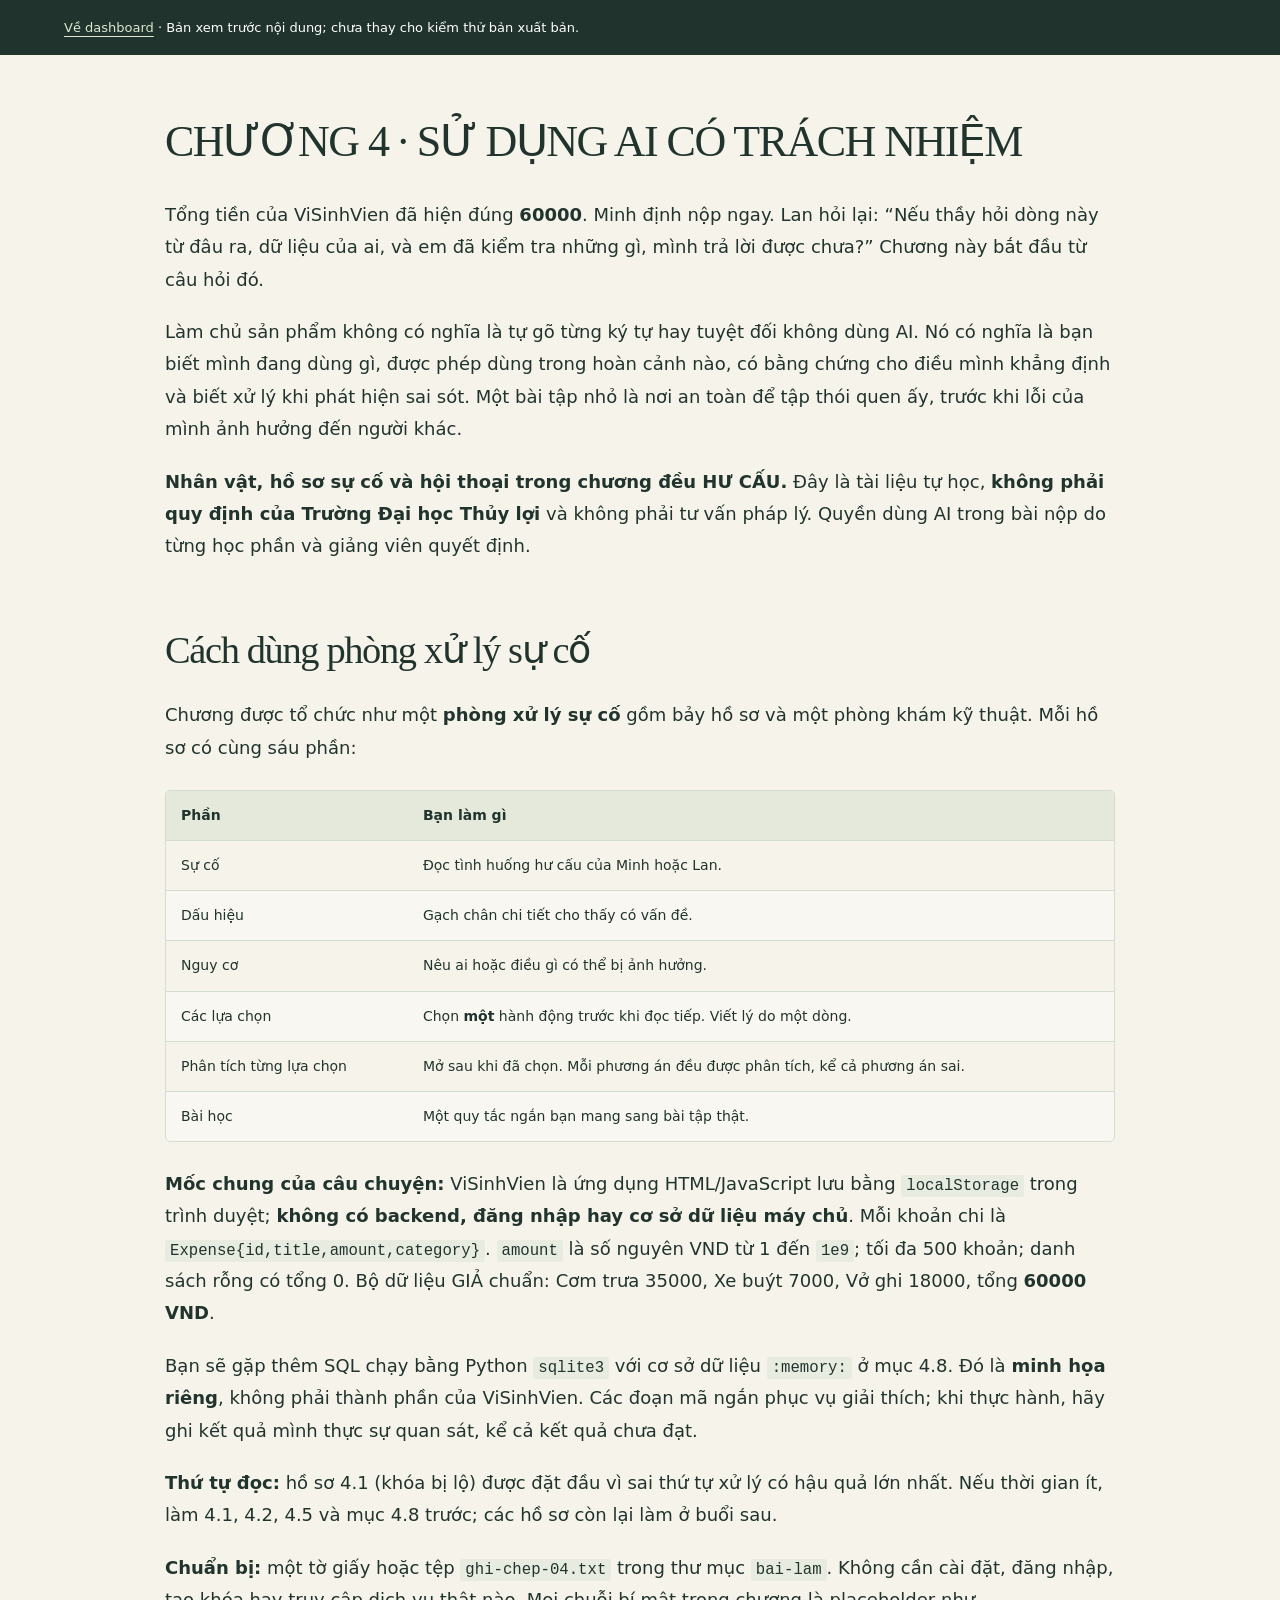
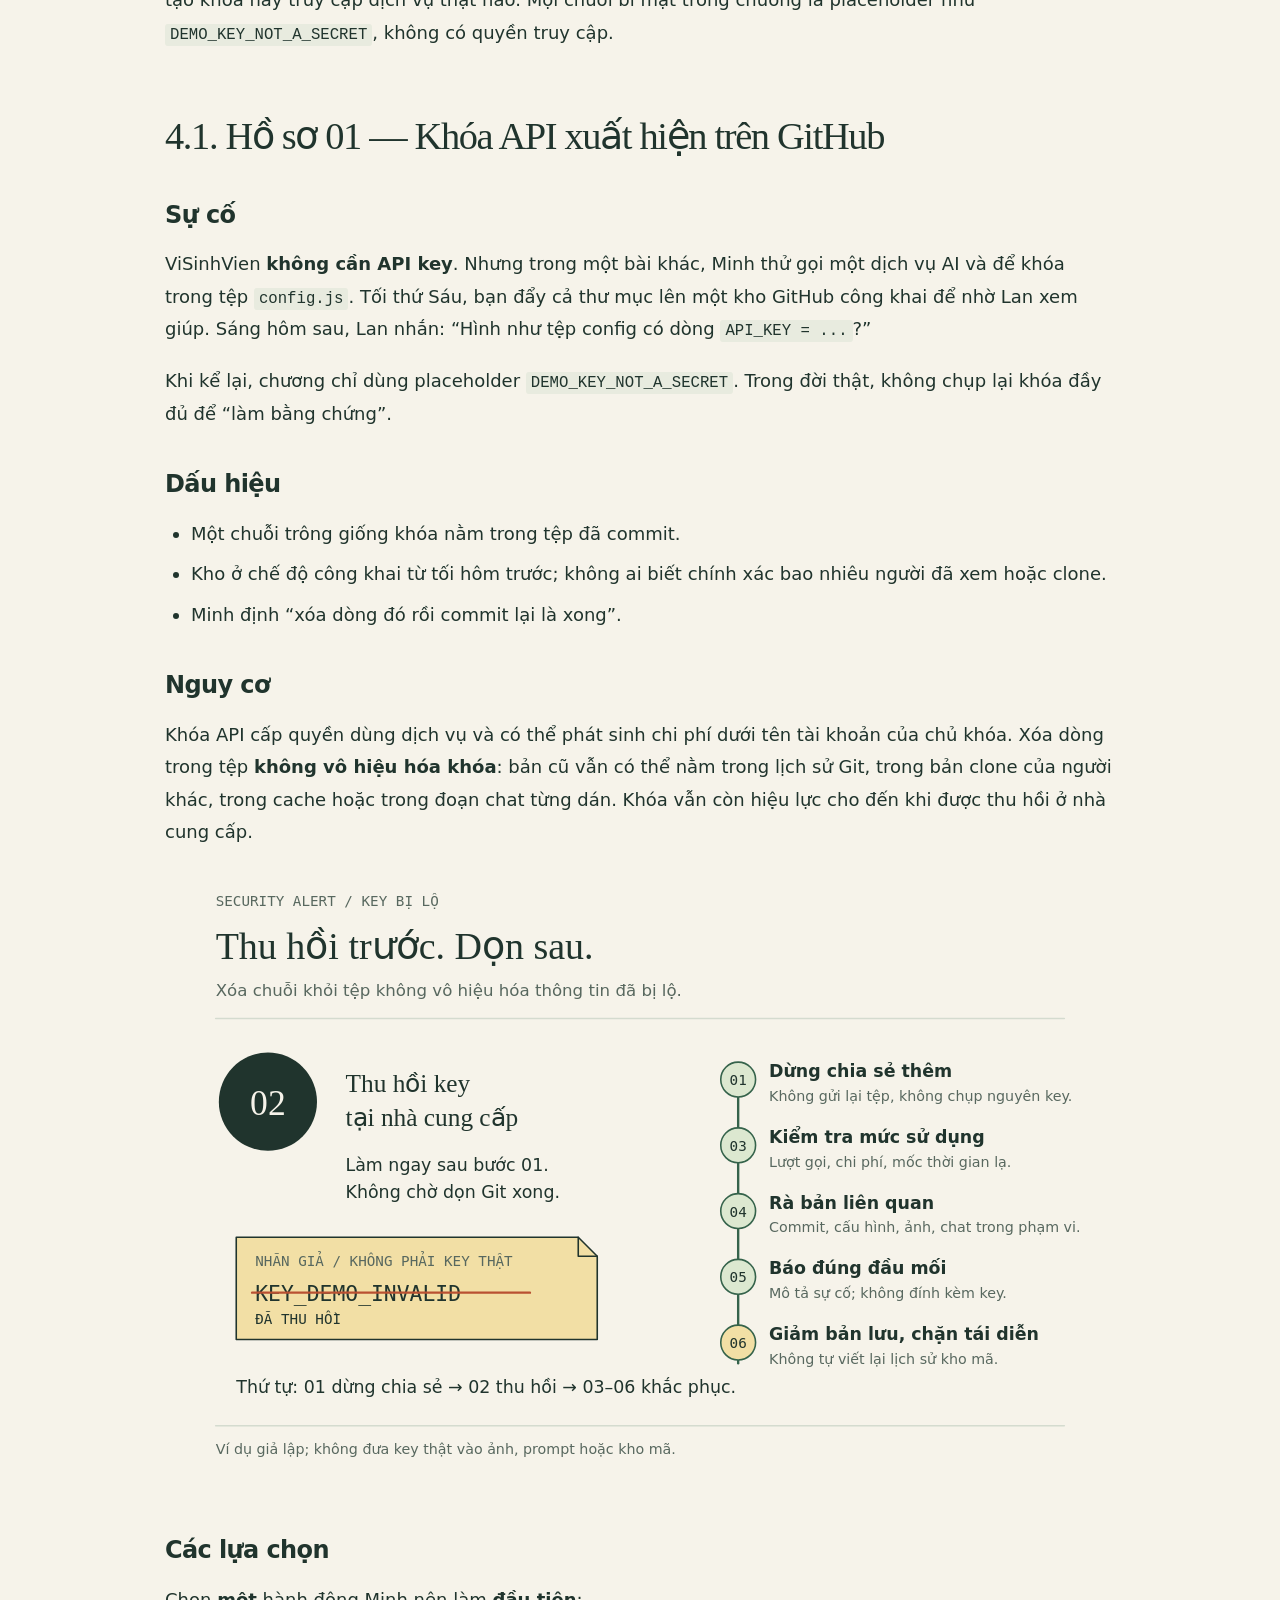
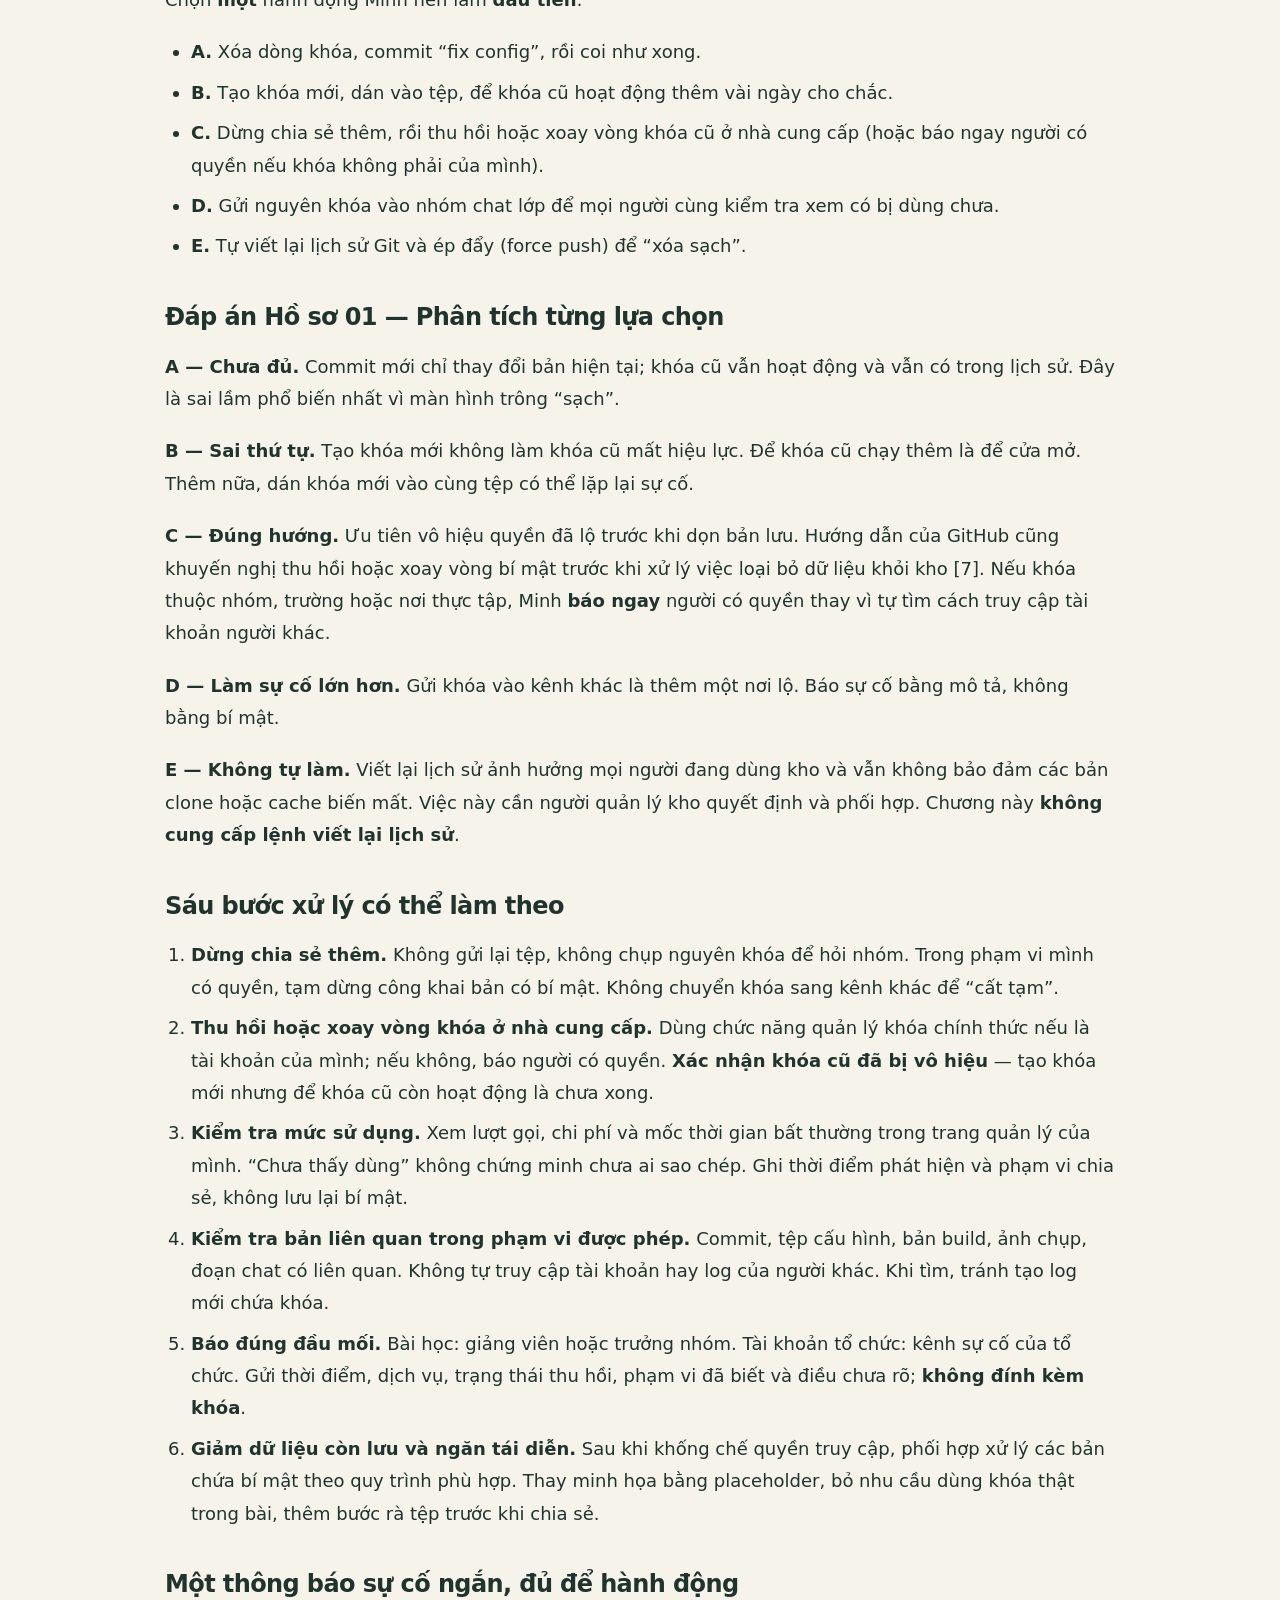
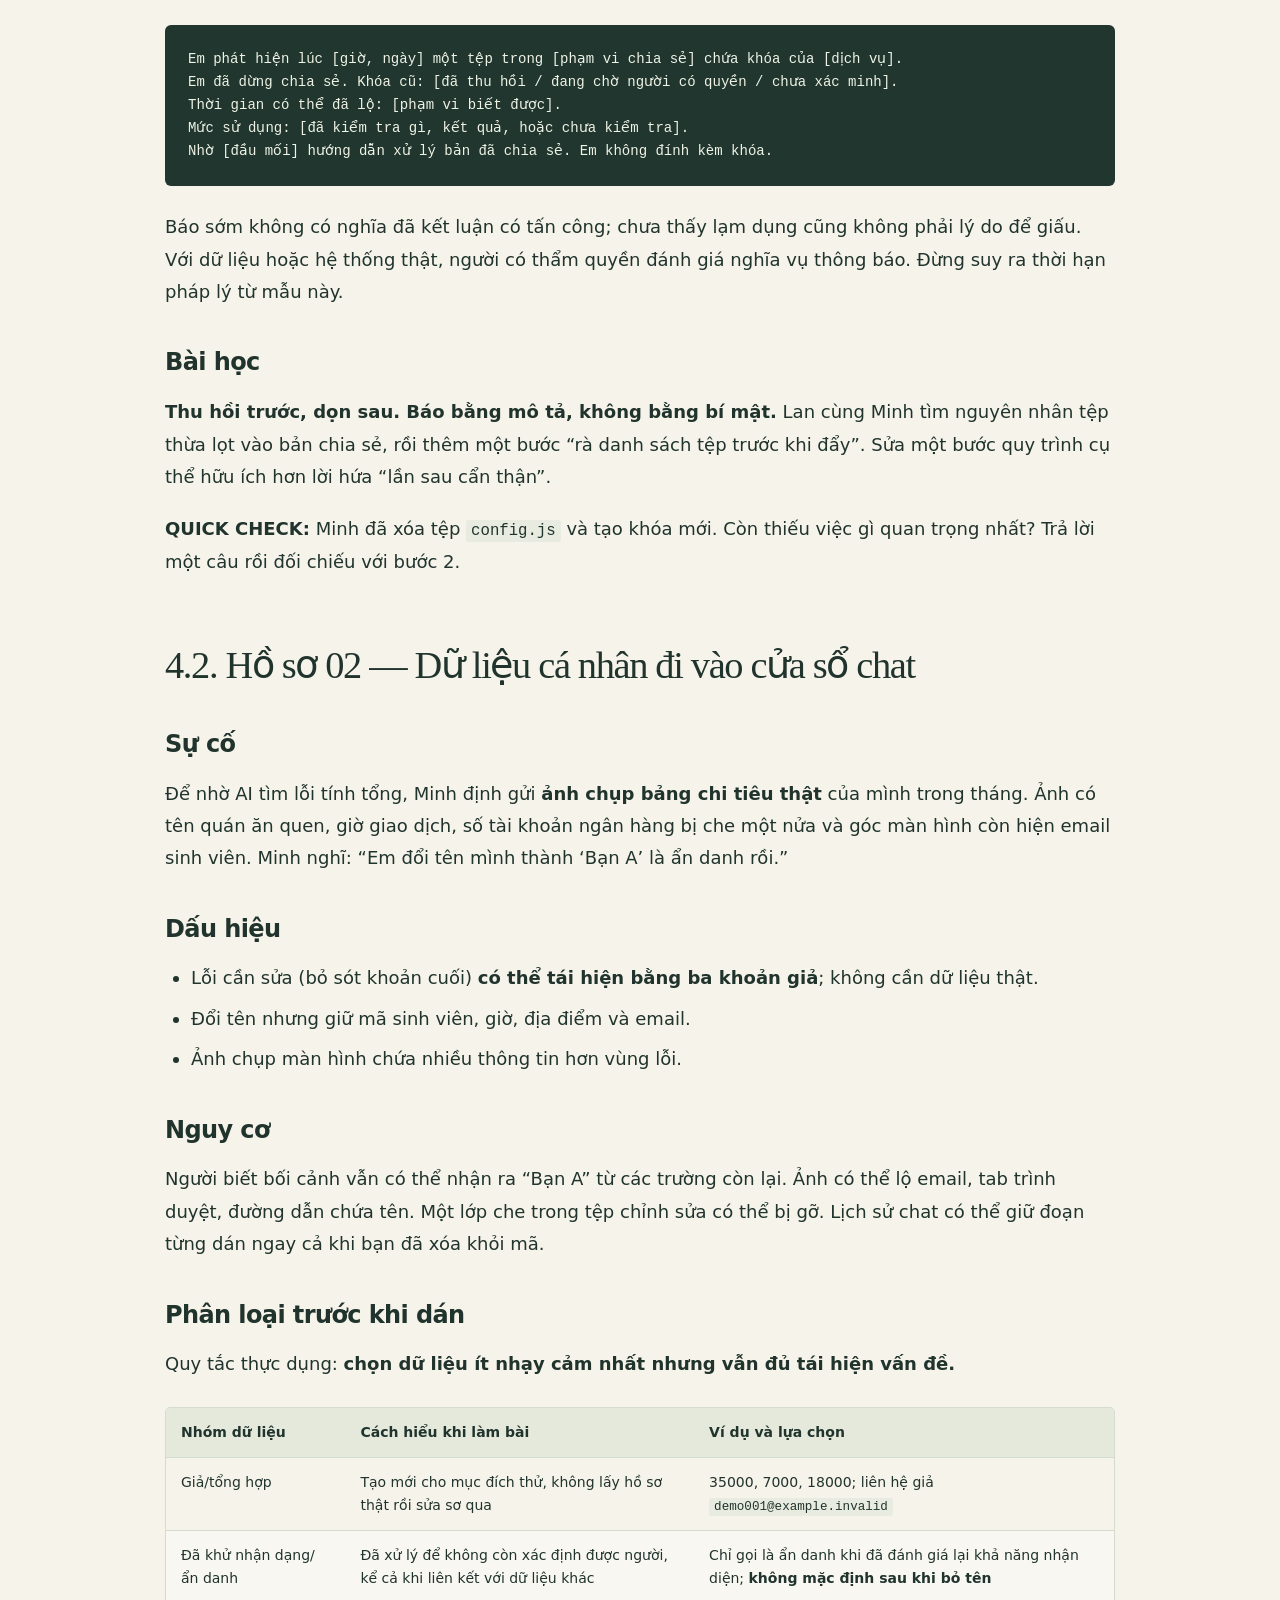
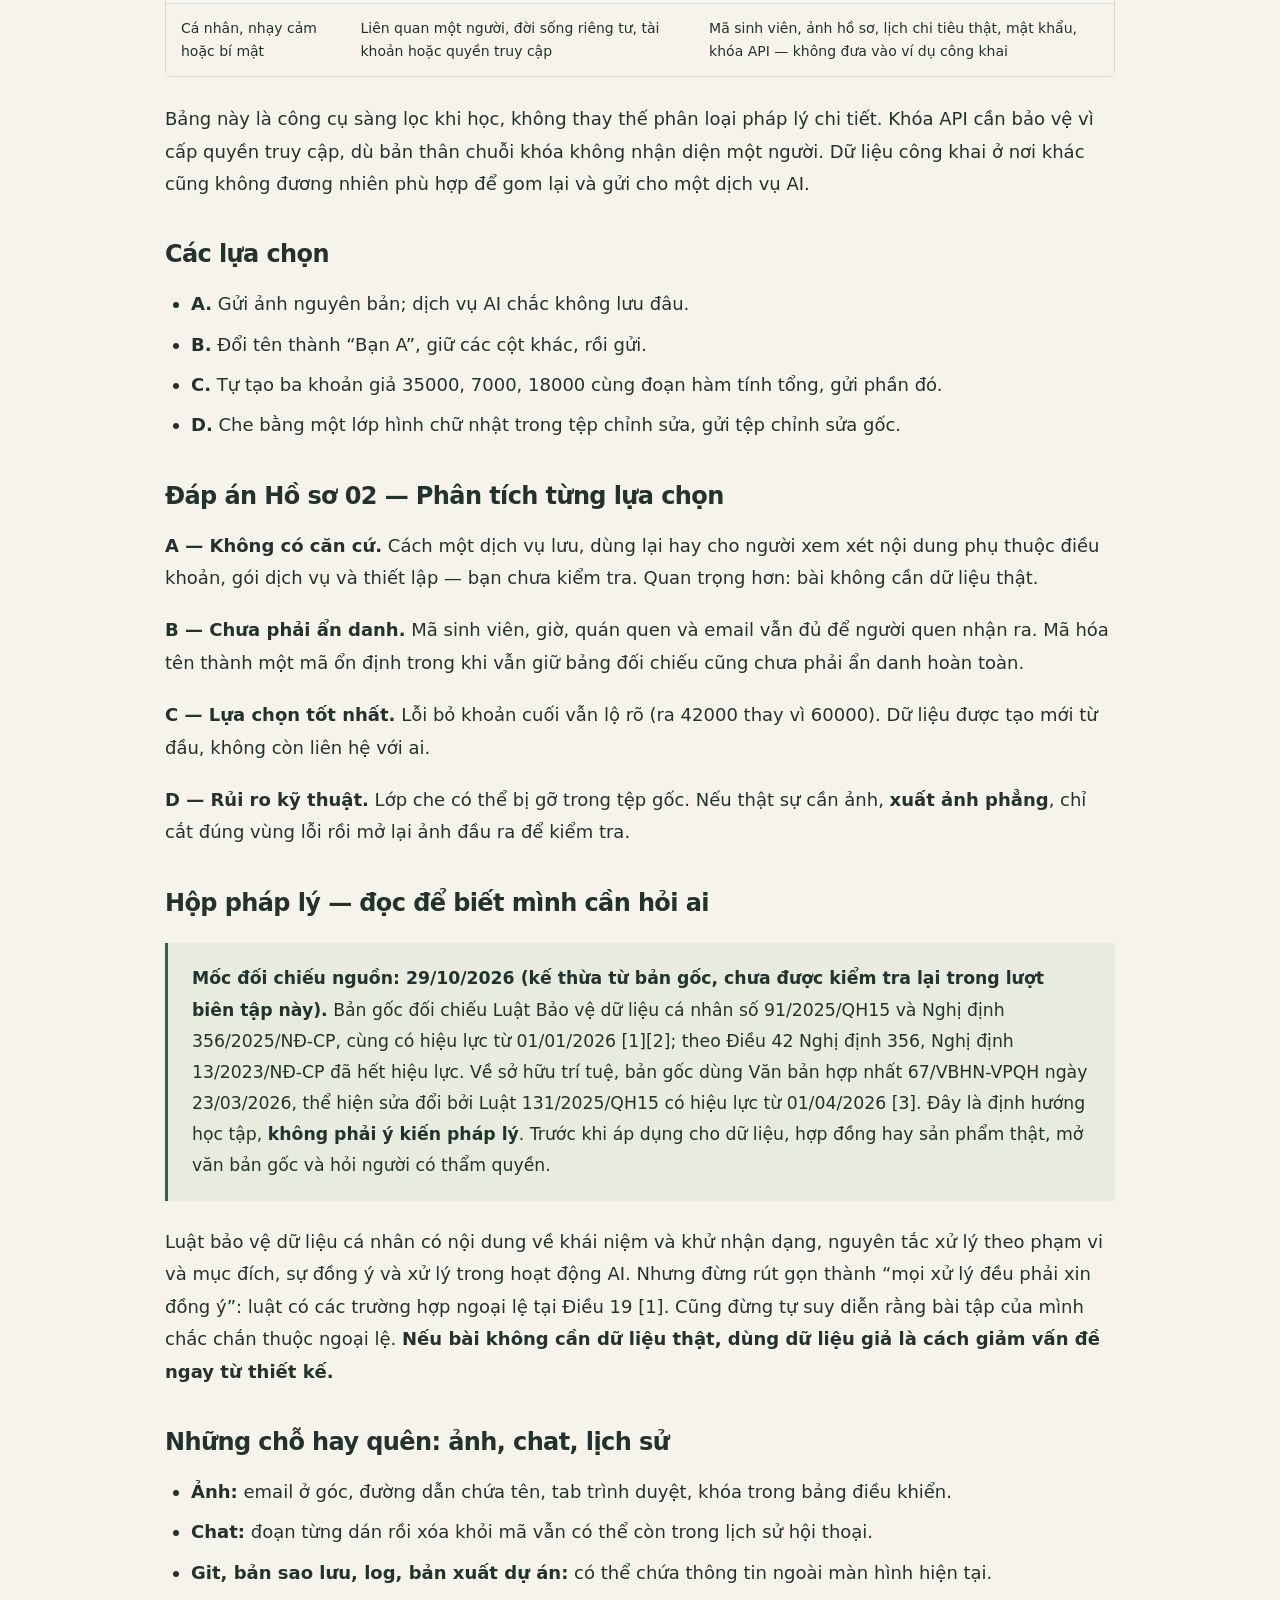
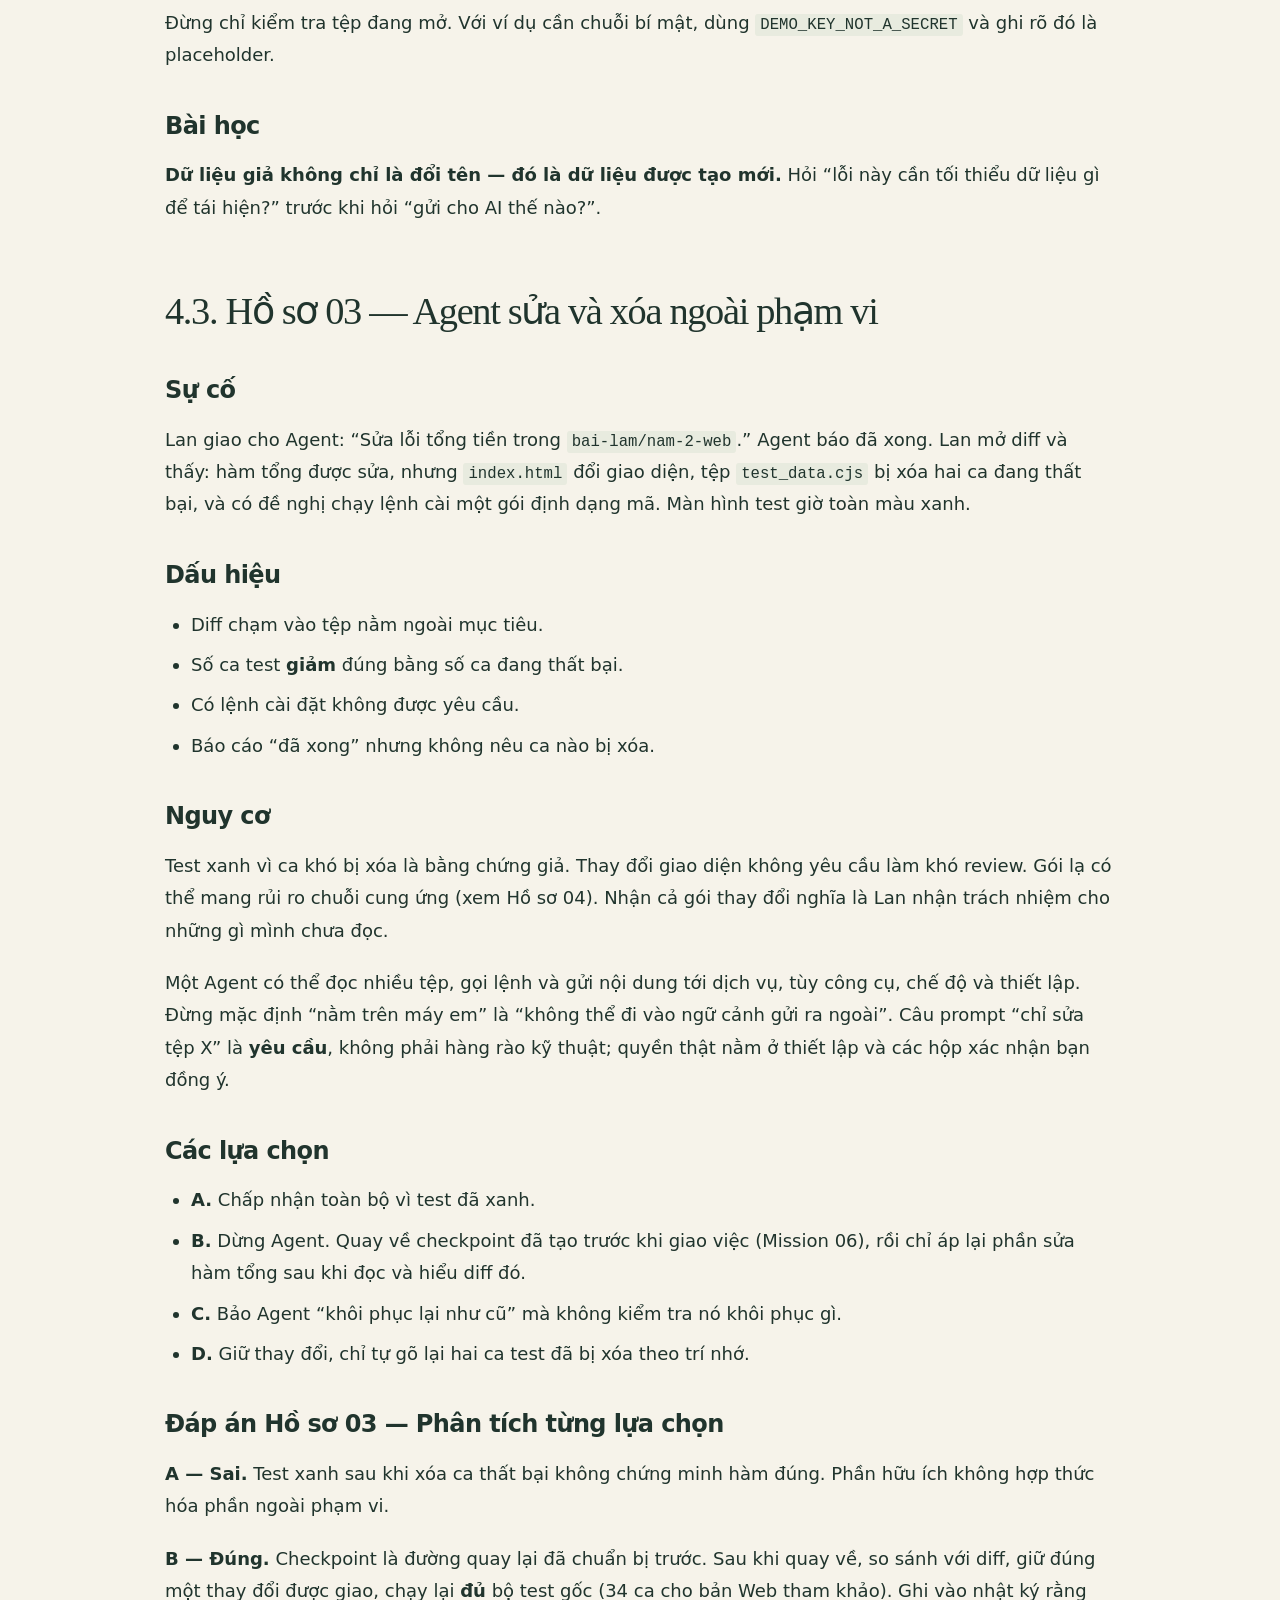
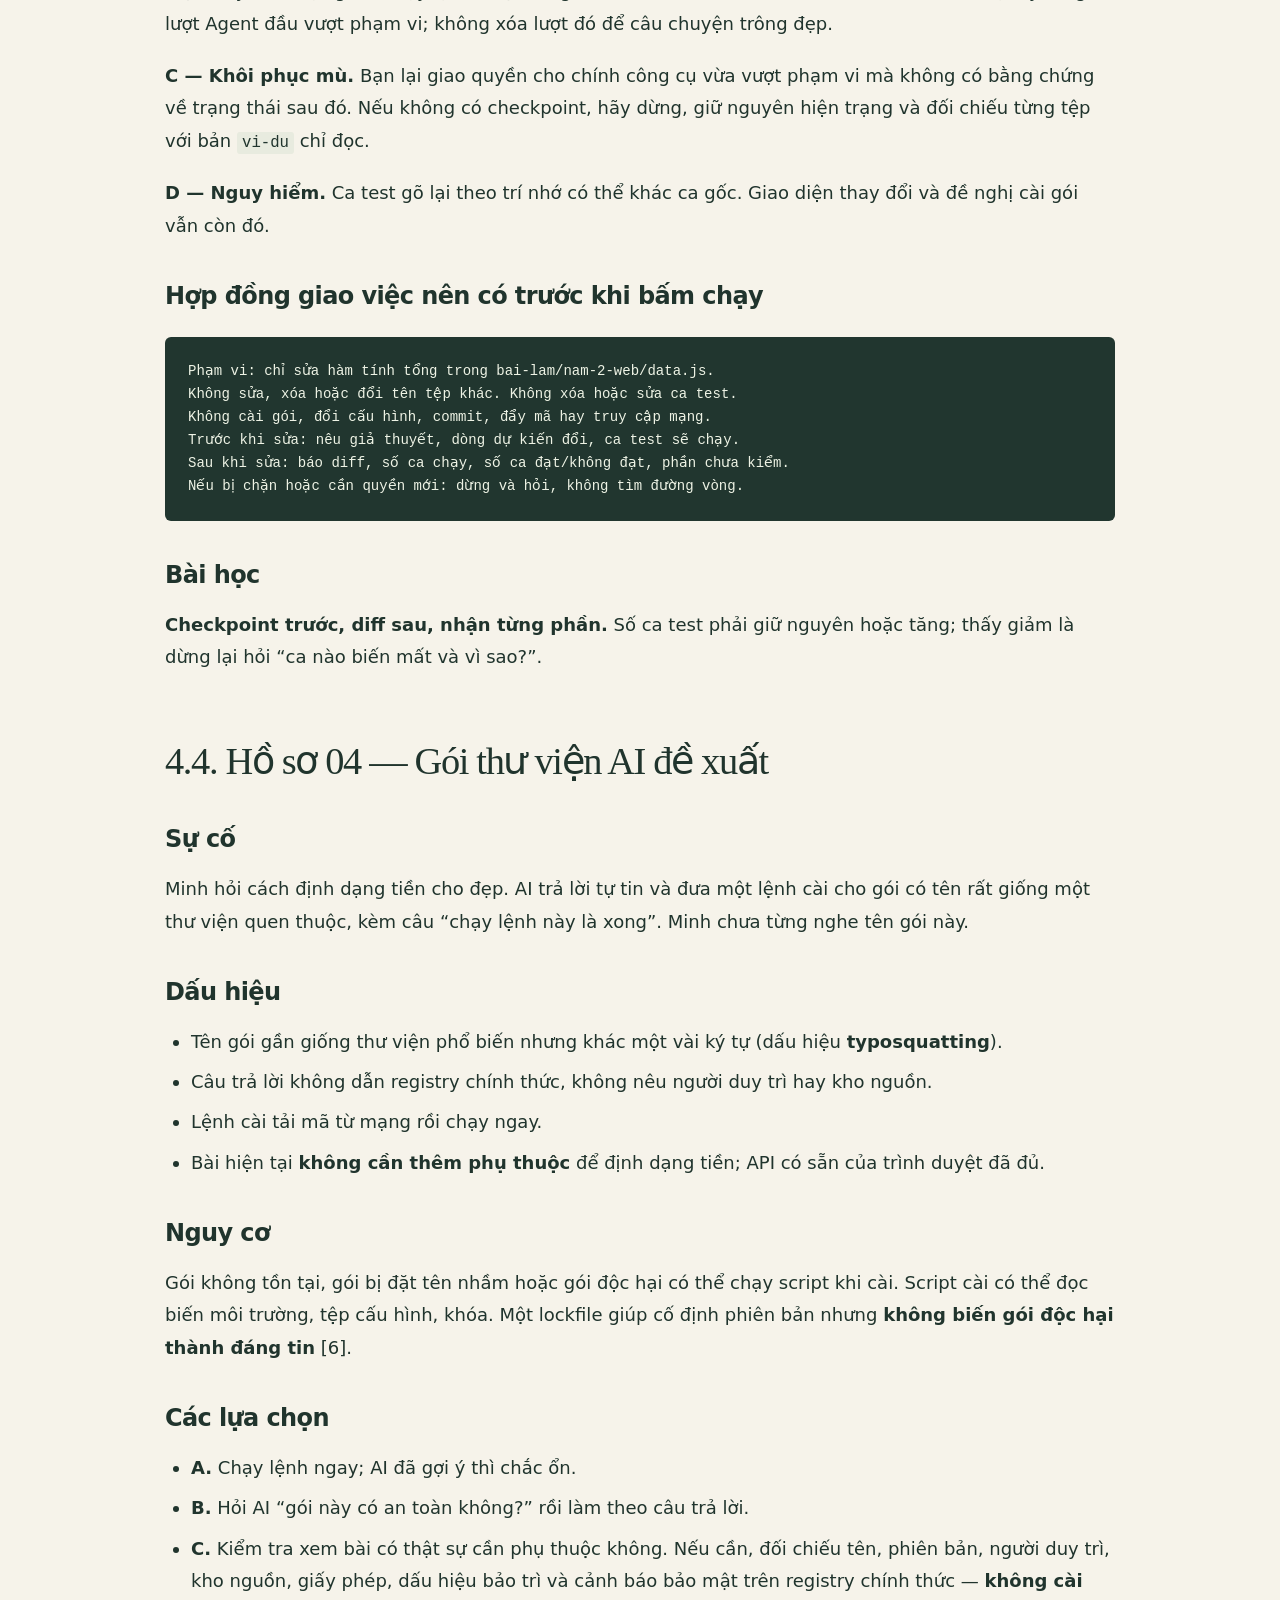
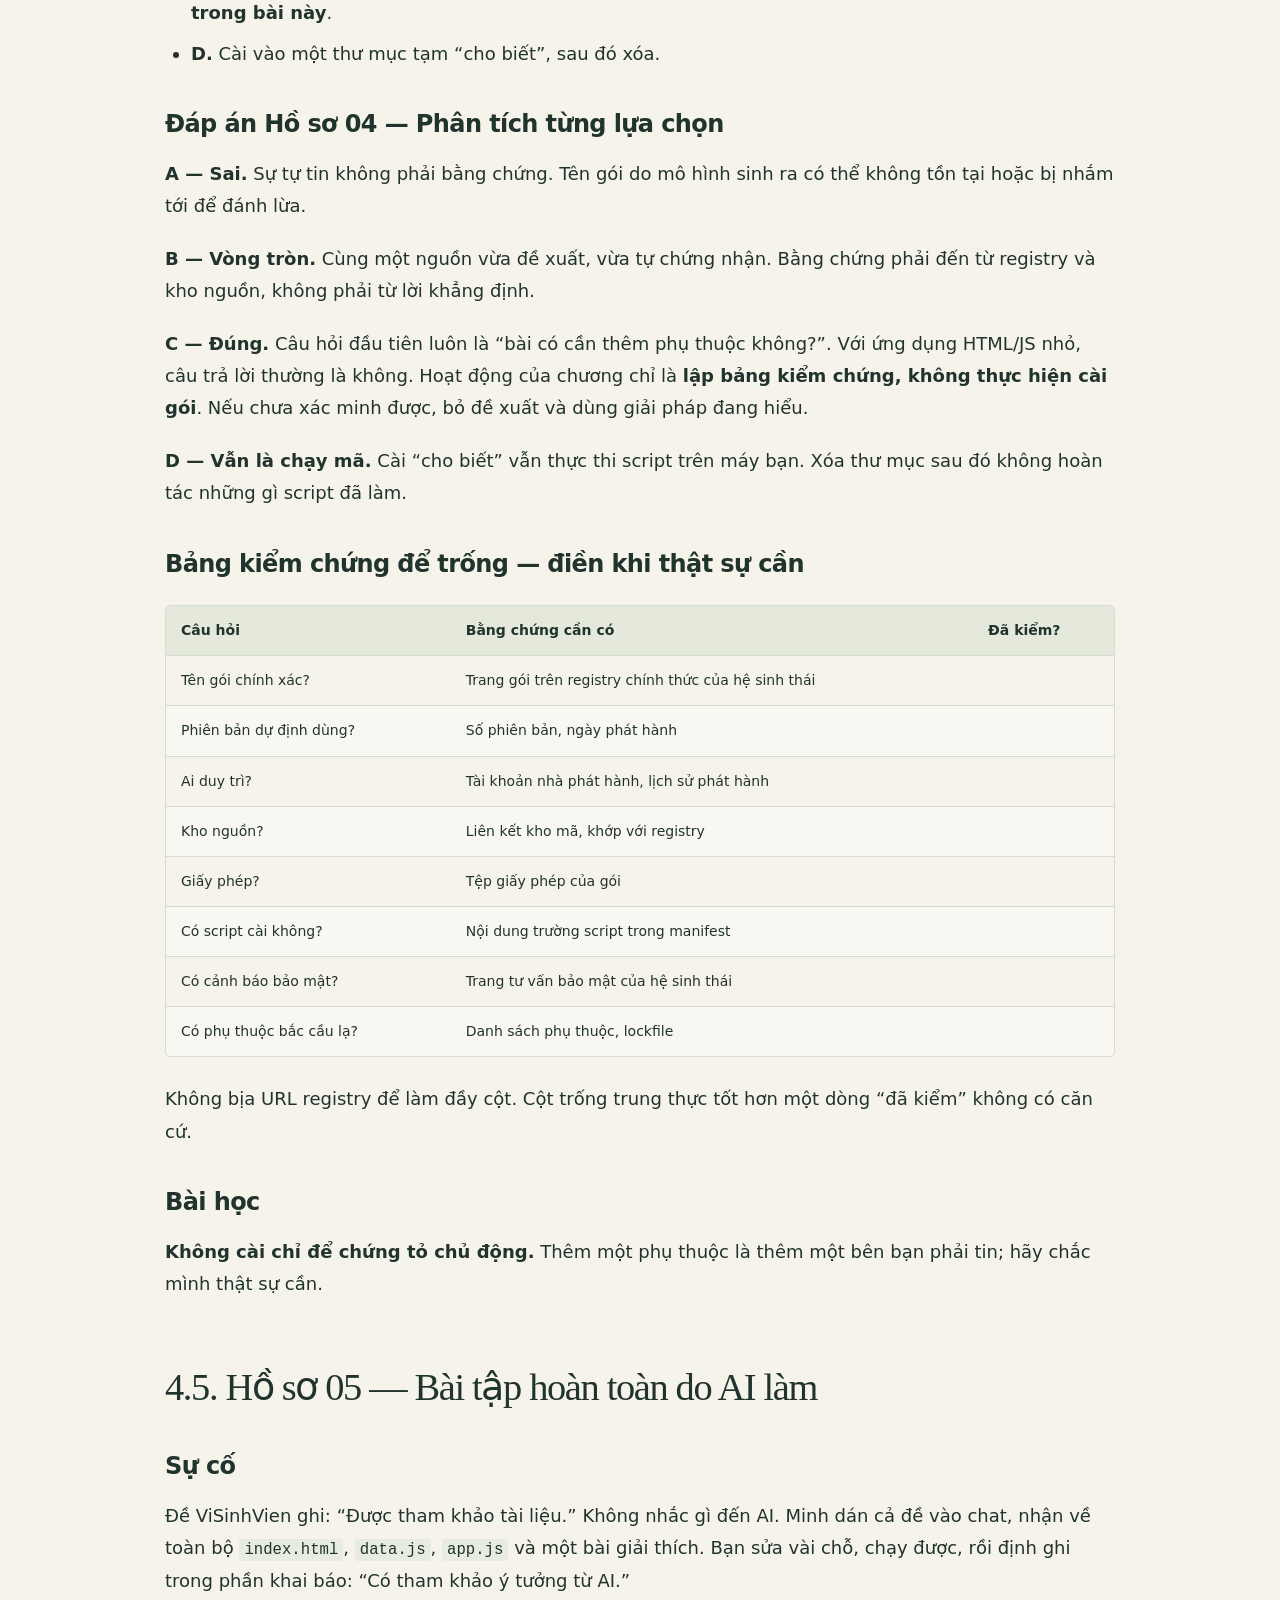
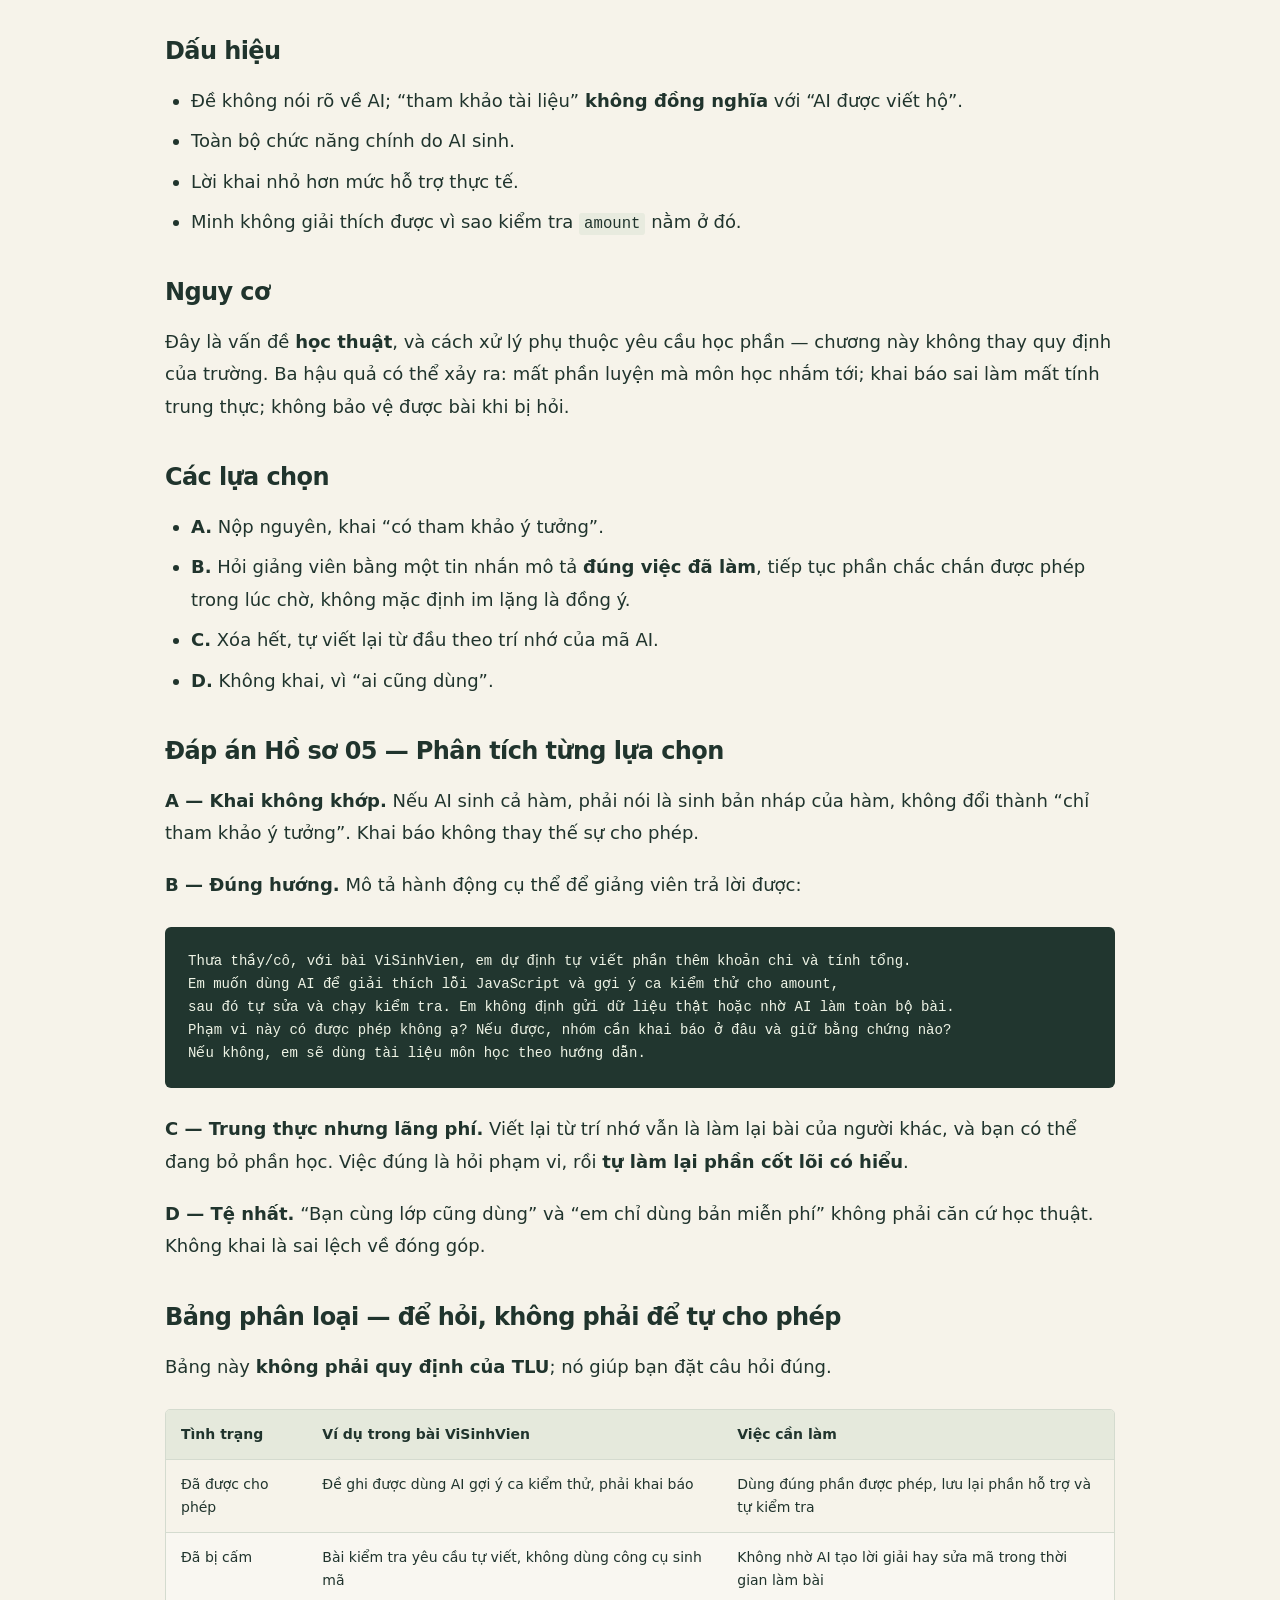
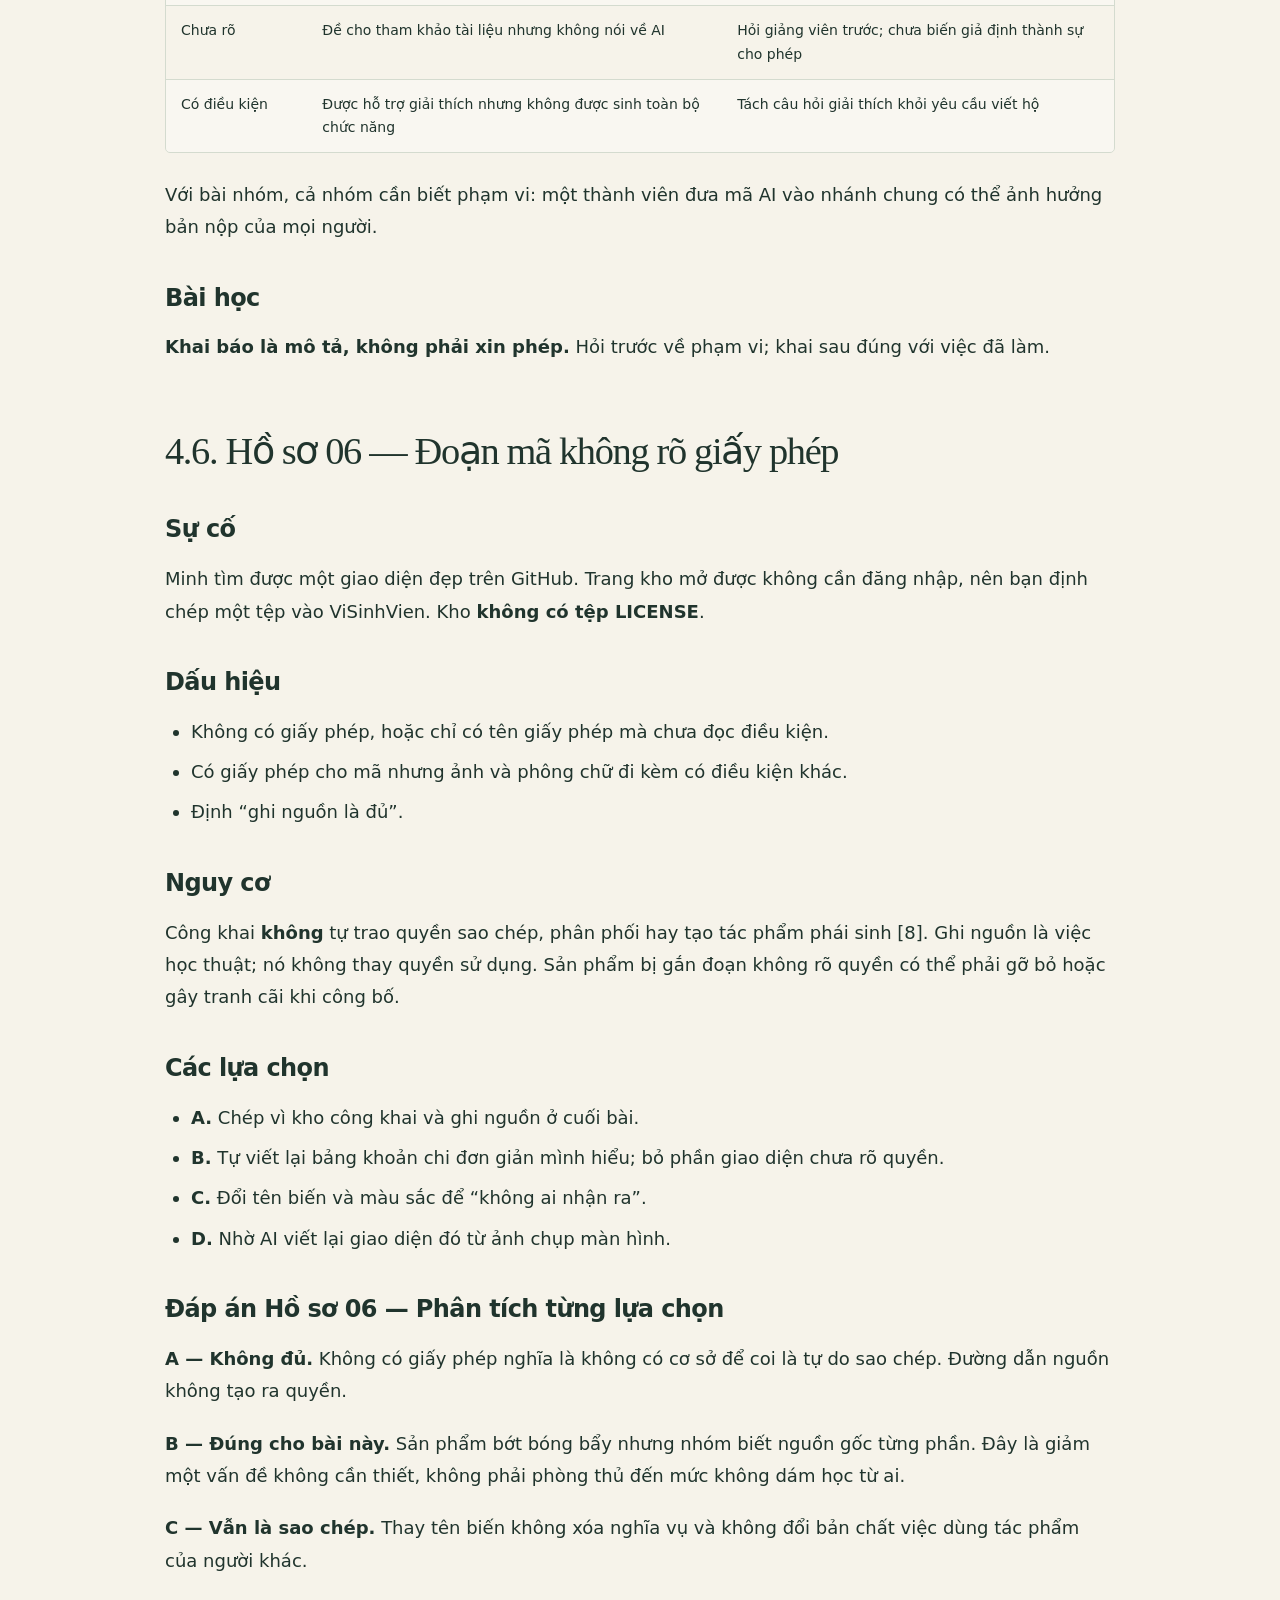
<file: dashboard/previews/chapter-04.html>
<!doctype html><html lang="vi"><meta charset="utf-8"><meta name="viewport" content="width=device-width,initial-scale=1"><title>CHƯƠNG 4 · SỬ DỤNG AI CÓ TRÁCH NHIỆM</title><style>:root{--paper:#f6f3ea;--ink:#20342d;--muted:#58685f;--green:#35634b;--soft:#dce8d0;--rust:#b95132;--yellow:#f2dfa5;--line:#d4dbcf;--font:18px;--nav:270px}*{box-sizing:border-box}html{scroll-behavior:smooth;scroll-padding-top:90px}body{margin:0;background:var(--paper);color:var(--ink);font:var(--font)/1.8 system-ui,-apple-system,'Segoe UI',sans-serif}a{color:var(--green);text-underline-offset:4px}button,input,select{font:inherit}button,select{cursor:pointer}button{padding:8px 15px;min-height:40px;border:1px solid #879b85;border-radius:5px;background:transparent;color:var(--ink)}button:hover{background:var(--soft)}a:focus-visible,button:focus-visible,input:focus-visible,select:focus-visible,summary:focus-visible{outline:3px solid var(--rust);outline-offset:4px}img{max-width:100%;height:auto}h1,h2,h3,h4{line-height:1.24;text-wrap:balance}h1,h2{font-family:Georgia,'Times New Roman',serif;font-weight:500;letter-spacing:-.035em}h1{font-size:clamp(48px,6vw,82px)}h2{font-size:clamp(31px,3vw,43px);margin:64px 0 25px}h3{font-size:24px;margin:40px 0 18px;letter-spacing:-.025em}h4{font-size:20px;margin:30px 0 16px}p{margin:0 0 20px}li{margin:8px 0}ul,ol{padding-left:26px}strong{font-weight:700}code{font: .87em/1.5 ui-monospace,Consolas,monospace;background:#e8ebdf;padding:2px 5px;border-radius:3px;overflow-wrap:anywhere}pre{margin:0;padding:23px;overflow-x:auto;max-width:100%;background:#21362f;color:#eef3e5;font-size:14px;line-height:1.65;tab-size:4}pre code{font:inherit;color:inherit;background:none;padding:0;border-radius:0;white-space:pre;overflow-wrap:normal}blockquote{margin:25px 0;padding:20px 24px;border-left:3px solid var(--green);background:#e8ecde;font-size:.96em}blockquote p:last-child{margin:0}hr{border:0;border-top:1px solid var(--line);margin:50px 0}.skip{position:fixed;left:12px;top:-100px;z-index:100;background:white;padding:12px}.skip:focus{top:12px}.sidebar{position:fixed;inset:0 auto 0 0;width:var(--nav);border-right:1px solid var(--line);padding:28px 22px 22px;background:#eceee3;overflow-y:auto;z-index:30}.brand{font:700 19px/1.25 system-ui;text-decoration:none;color:var(--ink);display:block;letter-spacing:-.03em}.brand small{display:block;font:11px/1.5 ui-monospace,monospace;letter-spacing:.08em;margin-top:9px;color:var(--muted)}.nav-search{margin:26px 0 16px;width:100%;background:transparent;border:1px solid #abb7a5;border-radius:5px;padding:9px 11px;font-size:13px}.toc{padding:0;list-style:none}.toc ul{list-style:none;margin:0 0 17px;padding:0 0 0 12px}.toc li{margin:3px 0}.toc a{display:block;font-size:12px;line-height:1.5;text-decoration:none;padding:5px 7px;border-radius:4px;color:#52634f}.toc>.toc-group>.chapter-link{font-size:13px;font-weight:700;color:var(--ink);margin-top:14px}.toc a:hover,.toc a.active{background:#dce5d0;color:#20342d}.nav-foot{font-size:11px;line-height:1.6;border-top:1px solid var(--line);padding-top:16px;margin-top:24px;color:var(--muted)}.topbar{height:62px;position:sticky;top:0;margin-left:var(--nav);display:flex;align-items:center;justify-content:space-between;padding:0 4vw;background:#f6f3eafa;border-bottom:1px solid var(--line);z-index:20;gap:12px}.top-label{font:11px/1.5 ui-monospace,monospace;letter-spacing:.12em;text-transform:uppercase}.tools{display:flex;align-items:center;gap:7px}.tools button{font-size:12px;padding:5px 9px;min-height:35px}.scroll-track{height:2px;position:absolute;bottom:0;left:0;right:0;background:var(--line)}#scroll-progress{height:100%;width:0;background:var(--rust)}.mobile-menu{display:none}.shade{display:none}main{margin-left:var(--nav)}.inner{max-width:1190px;padding:0 5vw;margin:auto}.eyebrow{font:11px/1.6 ui-monospace,monospace;letter-spacing:.17em;text-transform:uppercase}.hero{padding:64px 0 45px;border-bottom:1px solid var(--line)}.hero-grid{display:grid;grid-template-columns:1.05fr 1fr;gap:20px;align-items:center}.hero h1{margin:20px 0 25px}.hero h1 em{color:var(--rust);font-weight:400}.hero .lede{font-size:20px;line-height:1.6;max-width:620px}.hero-art{width:100%;border-radius:50% 50% 10px 10px}.hero-nav{display:flex;flex-wrap:wrap;gap:10px;margin-top:27px}.hero-nav a{padding:11px 17px;text-decoration:none;font-size:13px;border:1px solid var(--green);border-radius:4px}.hero-nav a:first-child{background:var(--green);color:#fff}.edition{font-size:11px;color:var(--muted);margin-top:35px;letter-spacing:.02em}.route-map{display:grid;grid-template-columns:repeat(4,1fr);margin:35px 0 0;border-top:1px solid var(--line)}.route-map a{padding:17px 12px 0 0;text-decoration:none;font-size:12px}.route-map b{display:block;font:23px Georgia;margin-bottom:5px}.intro{padding:20px 0 60px}.chapter{padding:70px 0 50px;border-top:1px solid var(--line)}.chapter-heading{display:grid;grid-template-columns:90px 1fr;gap:25px;align-items:start;margin:0 0 32px}.chapter-num{font:75px/.95 Georgia;color:var(--rust);letter-spacing:-.06em}.chapter-heading h2{font-size:clamp(36px,4.4vw,63px);margin:12px 0 18px;max-width:760px}.chapter-heading p{font-size:15px;color:var(--muted);line-height:1.65;max-width:720px}.opener{margin:0 0 50px}.opener img{width:100%;border:1px solid var(--line);border-radius:8px}.prose{max-width:900px;margin:0 auto;min-width:0}.prose>p:first-child{font-size:1.08em}.prose figure{margin:36px 0}.prose figure img{width:100%;border-radius:7px;border:1px solid var(--line);background:#f6f3ea}figcaption{font-size:12px;line-height:1.55;color:var(--muted);margin-top:8px}figcaption a{white-space:nowrap}.table-scroll{overflow-x:auto;max-width:100%;border:1px solid var(--line);border-radius:5px;margin:26px 0}table{border-collapse:collapse;min-width:570px;width:100%;font-size:14px;line-height:1.65}th{text-align:left;background:#e5e9dc;font-weight:650}td,th{padding:13px 15px;vertical-align:top;border-bottom:1px solid var(--line)}tr:last-child td{border-bottom:0}td code,th code{font-size:.9em}tbody tr:nth-child(even){background:#fff5}.code-wrap{margin:25px 0;min-width:0;max-width:100%;border-radius:6px;overflow:hidden}.code-top{background:#324b40;color:#dde6d6;padding:7px 14px;display:flex;justify-content:space-between;align-items:center;font:11px/1.5 ui-monospace,monospace}.code-top button{font:11px system-ui;min-height:28px;padding:3px 9px;color:#f4f7ef;border-color:#9eb19b}.code-top button:hover{background:#48624f}.answer{margin:30px 0;border-top:1px solid #a9b9a0;border-bottom:1px solid #a9b9a0;padding:4px 0}.answer summary{cursor:pointer;line-height:1.5;padding:17px 7px;font-size:16px;font-weight:650}.answer-body{padding:15px 8px 20px;min-width:0}.answer summary::marker{color:var(--rust)}.answer[open]{background:#f0f1e5}.instructor{font-size:14px}.widget{border:1px solid #b2c3a5;background:#e9edde;padding:26px;border-radius:8px;margin:34px 0}.widget h3{margin:8px 0 14px;font:30px/1.2 Georgia}.widget p{font-size:14px}.widget label{display:block;font-size:12px;font-weight:600}.widget input,.widget select{width:100%;border:1px solid #9dad94;background:#fbfcf6;padding:9px;border-radius:4px;margin-top:6px;color:var(--ink)}.budget-grid{display:grid;grid-template-columns:repeat(3,1fr);gap:16px}.budget-result{display:flex;align-items:baseline;gap:15px;flex-wrap:wrap;margin:20px 0 0}.budget-result strong{font:38px/1.2 Georgia}.budget-result span{font-size:14px}.error{color:#91331e;font-weight:600}.trace-items{display:grid;grid-template-columns:repeat(3,1fr);gap:12px;margin:22px 0}.trace-item{border:1px solid #bbc8af;padding:18px 10px;text-align:center;border-radius:5px}.trace-item small{display:block;font:11px/1.4 ui-monospace,monospace}.trace-item b{font:28px/1.5 Georgia}.trace-item.added{background:#bfd7a5;border-color:#5b7946}.trace-item.current{outline:2px solid var(--rust);outline-offset:2px}.trace-controls{display:flex;align-items:end;gap:10px;flex-wrap:wrap}.trace-controls label{flex:1;min-width:160px}.trace-state{margin-top:18px;font-size:15px;min-height:54px}.quiz fieldset{border:0;padding:0;margin:0}.quiz legend{font-size:17px;font-weight:650;margin-bottom:15px}.quiz label{font-weight:400;font-size:15px;margin:9px 0;display:flex;gap:10px;align-items:start}.quiz input{width:auto;margin:6px 0 0}.quiz-result{margin-top:14px!important}.chapter-end{max-width:900px;margin:40px auto 0;padding:22px 0;border-top:1px solid var(--line);display:flex;align-items:center;justify-content:space-between;gap:15px;font-size:13px}.chapter-end button[aria-pressed=true]{background:var(--green);color:white}.study-status{font:11px/1.5 ui-monospace,monospace;color:var(--muted)}.supplement{border-top:1px solid var(--line);padding:60px 0}.supplement>.section-title{font-size:44px;margin:12px 0 32px}.footer{padding:50px 0;border-top:1px solid var(--line);font-size:13px;color:var(--muted)}.footer strong{font:26px Georgia;color:var(--ink)}.sr-only{position:absolute;width:1px;height:1px;padding:0;margin:-1px;overflow:hidden;clip:rect(0,0,0,0);white-space:nowrap;border:0}[hidden]{display:none!important}.focus .sidebar{display:none}.focus .topbar,.focus main{margin-left:0}.focus .inner{max-width:1100px}.focus .top-label{display:none}@media(min-width:1600px){:root{--nav:300px}.sidebar{padding:35px 28px}.inner{padding:0 65px}}@media(max-width:1150px){.hero-grid{grid-template-columns:1fr}.hero-art{max-height:440px;object-fit:contain;border-radius:0}.hero h1{max-width:680px}.hero .lede{max-width:650px}.top-label{display:none}}@media(max-width:950px){.sidebar{transform:translateX(-100%);width:280px;visibility:hidden}.topbar,main{margin-left:0}.mobile-menu{display:block}.nav-open .sidebar{transform:translateX(0);visibility:visible}.nav-open .shade{display:block;position:fixed;inset:0;background:#10241966;z-index:25;border:0;border-radius:0;width:100%;height:100%}.focus .sidebar{display:block}.inner{padding:0 6vw}.top-label{display:block}.hero{padding-top:42px}}@media(max-width:580px){body{font-size:var(--font)}.inner{padding:0 20px}.topbar{padding:0 14px}.top-label{display:none}.tools{gap:4px}.tools button{padding:5px 7px;font-size:11px}#focus-toggle{display:none}.hero{padding-top:33px}.hero h1{font-size:48px}.hero .lede{font-size:18px}.hero-art{max-height:none}.hero-nav a{font-size:12px}.route-map{grid-template-columns:repeat(2,1fr)}.route-map a{padding:12px 10px 0 0}.chapter{padding-top:42px}.chapter-heading{grid-template-columns:44px 1fr;gap:12px}.chapter-num{font-size:40px}.chapter-heading h2{font-size:35px;margin-top:8px}.chapter-heading p{font-size:13px}.opener{margin-bottom:30px}h2{font-size:31px;margin-top:42px}h3{font-size:22px}.widget{padding:17px}.budget-grid{grid-template-columns:repeat(2,1fr);gap:12px}.budget-result strong{font-size:32px}.trace-items{gap:7px}.trace-item{padding:12px 5px}.trace-item b{font-size:22px}.trace-item small{font-size:9px}.chapter-end{flex-direction:column;align-items:flex-start}.prose figure{margin:26px 0}.code-top{padding:7px 10px}pre{padding:16px}.supplement>.section-title{font-size:36px}}@media(prefers-reduced-motion:reduce){html{scroll-behavior:auto}}@page{size:A4;margin:18mm}@media print{body{background:white;font:10.5pt/1.6 Georgia;color:#111}.sidebar,.topbar,.hero-nav,.route-map,.shade,.skip,.tools,.code-top button,.chapter-end,.widget button,.quiz,.nav-foot{display:none!important}main{margin:0}.inner{max-width:none;padding:0}.hero{padding-top:0}.hero-grid{grid-template-columns:1fr 1fr}.hero h1{font-size:40pt}.hero-art{max-height:100mm}.hero .lede{font-size:13pt}.hero .edition{font-size:8pt}.chapter,.supplement{break-before:page;padding-top:10mm}.chapter-heading h2{font-size:28pt}.chapter-num{font-size:42pt}.opener img{max-height:90mm;object-fit:contain}.prose{max-width:none}.prose h2{font-size:21pt}.prose h3{font-size:15pt}h2,h3,h4,summary{break-after:avoid}.prose figure{break-inside:avoid}.prose figure img{max-height:115mm;object-fit:contain}.table-scroll{overflow:visible}table{min-width:0;font-size:8.5pt}td,th{padding:6pt}pre{white-space:pre-wrap;overflow:visible;color:#111;background:#f1f1ec;font-size:8pt;overflow-wrap:anywhere}pre code{white-space:pre-wrap}.code-wrap{break-inside:avoid}.answer-body{display:block!important}.answer{border-color:#aaa}.widget{break-inside:avoid}.footer{font-size:9pt}a{color:inherit}.study-status{display:none}}
main{margin:0}.preview-header{padding:16px 5vw;background:#20342d;color:#fff;font-size:13px}.preview-header a{color:#dce8d0}.preview-main{max-width:1000px;margin:auto;padding:30px 25px}.pending{font-size:13px;color:#58685f;border-left:2px solid #aaa;padding:10px}h1{font-size:44px}</style><body><header class="preview-header"><a href="../index.html">Về dashboard</a> · Bản xem trước nội dung; chưa thay cho kiểm thử bản xuất bản.</header><main class="preview-main prose"><h1>CHƯƠNG 4 · SỬ DỤNG AI CÓ TRÁCH NHIỆM</h1>
<p>Tổng tiền của ViSinhVien đã hiện đúng <strong>60000</strong>. Minh định nộp ngay. Lan hỏi lại: “Nếu thầy hỏi dòng này từ đâu ra, dữ liệu của ai, và em đã kiểm tra những gì, mình trả lời được chưa?” Chương này bắt đầu từ câu hỏi đó.</p>
<p>Làm chủ sản phẩm không có nghĩa là tự gõ từng ký tự hay tuyệt đối không dùng AI. Nó có nghĩa là bạn biết mình đang dùng gì, được phép dùng trong hoàn cảnh nào, có bằng chứng cho điều mình khẳng định và biết xử lý khi phát hiện sai sót. Một bài tập nhỏ là nơi an toàn để tập thói quen ấy, trước khi lỗi của mình ảnh hưởng đến người khác.</p>
<p><strong>Nhân vật, hồ sơ sự cố và hội thoại trong chương đều HƯ CẤU.</strong> Đây là tài liệu tự học, <strong>không phải quy định của Trường Đại học Thủy lợi</strong> và không phải tư vấn pháp lý. Quyền dùng AI trong bài nộp do từng học phần và giảng viên quyết định.</p>
<h2>Cách dùng phòng xử lý sự cố</h2>
<p>Chương được tổ chức như một <strong>phòng xử lý sự cố</strong> gồm bảy hồ sơ và một phòng khám kỹ thuật. Mỗi hồ sơ có cùng sáu phần:</p>
<div class="table-scroll"><table>
<thead>
<tr>
<th>Phần</th>
<th>Bạn làm gì</th>
</tr>
</thead>
<tbody>
<tr>
<td>Sự cố</td>
<td>Đọc tình huống hư cấu của Minh hoặc Lan.</td>
</tr>
<tr>
<td>Dấu hiệu</td>
<td>Gạch chân chi tiết cho thấy có vấn đề.</td>
</tr>
<tr>
<td>Nguy cơ</td>
<td>Nêu ai hoặc điều gì có thể bị ảnh hưởng.</td>
</tr>
<tr>
<td>Các lựa chọn</td>
<td>Chọn <strong>một</strong> hành động trước khi đọc tiếp. Viết lý do một dòng.</td>
</tr>
<tr>
<td>Phân tích từng lựa chọn</td>
<td>Mở sau khi đã chọn. Mỗi phương án đều được phân tích, kể cả phương án sai.</td>
</tr>
<tr>
<td>Bài học</td>
<td>Một quy tắc ngắn bạn mang sang bài tập thật.</td>
</tr>
</tbody>
</table></div>
<p><strong>Mốc chung của câu chuyện:</strong> ViSinhVien là ứng dụng HTML/JavaScript lưu bằng <code>localStorage</code> trong trình duyệt; <strong>không có backend, đăng nhập hay cơ sở dữ liệu máy chủ</strong>. Mỗi khoản chi là <code>Expense{id,title,amount,category}</code>. <code>amount</code> là số nguyên VND từ 1 đến <code>1e9</code>; tối đa 500 khoản; danh sách rỗng có tổng 0. Bộ dữ liệu GIẢ chuẩn: Cơm trưa 35000, Xe buýt 7000, Vở ghi 18000, tổng <strong>60000 VND</strong>.</p>
<p>Bạn sẽ gặp thêm SQL chạy bằng Python <code>sqlite3</code> với cơ sở dữ liệu <code>:memory:</code> ở mục 4.8. Đó là <strong>minh họa riêng</strong>, không phải thành phần của ViSinhVien. Các đoạn mã ngắn phục vụ giải thích; khi thực hành, hãy ghi kết quả mình thực sự quan sát, kể cả kết quả chưa đạt.</p>
<p><strong>Thứ tự đọc:</strong> hồ sơ 4.1 (khóa bị lộ) được đặt đầu vì sai thứ tự xử lý có hậu quả lớn nhất. Nếu thời gian ít, làm 4.1, 4.2, 4.5 và mục 4.8 trước; các hồ sơ còn lại làm ở buổi sau.</p>
<p><strong>Chuẩn bị:</strong> một tờ giấy hoặc tệp <code>ghi-chep-04.txt</code> trong thư mục <code>bai-lam</code>. Không cần cài đặt, đăng nhập, tạo khóa hay truy cập dịch vụ thật nào. Mọi chuỗi bí mật trong chương là placeholder như <code>DEMO_KEY_NOT_A_SECRET</code>, không có quyền truy cập.</p>
<h2>4.1. Hồ sơ 01 — Khóa API xuất hiện trên GitHub</h2>
<h3>Sự cố</h3>
<p>ViSinhVien <strong>không cần API key</strong>. Nhưng trong một bài khác, Minh thử gọi một dịch vụ AI và để khóa trong tệp <code>config.js</code>. Tối thứ Sáu, bạn đẩy cả thư mục lên một kho GitHub công khai để nhờ Lan xem giúp. Sáng hôm sau, Lan nhắn: “Hình như tệp config có dòng <code>API_KEY = ...</code>?”</p>
<p>Khi kể lại, chương chỉ dùng placeholder <code>DEMO_KEY_NOT_A_SECRET</code>. Trong đời thật, không chụp lại khóa đầy đủ để “làm bằng chứng”.</p>
<h3>Dấu hiệu</h3>
<ul>
<li>Một chuỗi trông giống khóa nằm trong tệp đã commit.</li>
<li>Kho ở chế độ công khai từ tối hôm trước; không ai biết chính xác bao nhiêu người đã xem hoặc clone.</li>
<li>Minh định “xóa dòng đó rồi commit lại là xong”.</li>
</ul>
<h3>Nguy cơ</h3>
<p>Khóa API cấp quyền dùng dịch vụ và có thể phát sinh chi phí dưới tên tài khoản của chủ khóa. Xóa dòng trong tệp <strong>không vô hiệu hóa khóa</strong>: bản cũ vẫn có thể nằm trong lịch sử Git, trong bản clone của người khác, trong cache hoặc trong đoạn chat từng dán. Khóa vẫn còn hiệu lực cho đến khi được thu hồi ở nhà cung cấp.</p>
<p><img alt="Thu hồi trước, dọn sau: sáu bước xử lý khi khóa bị lộ, dùng nhãn giả không phải khóa thật." src="../../assets/security.svg"/></p>
<h3>Các lựa chọn</h3>
<p>Chọn <strong>một</strong> hành động Minh nên làm <strong>đầu tiên</strong>:</p>
<ul>
<li><strong>A.</strong> Xóa dòng khóa, commit “fix config”, rồi coi như xong.</li>
<li><strong>B.</strong> Tạo khóa mới, dán vào tệp, để khóa cũ hoạt động thêm vài ngày cho chắc.</li>
<li><strong>C.</strong> Dừng chia sẻ thêm, rồi thu hồi hoặc xoay vòng khóa cũ ở nhà cung cấp (hoặc báo ngay người có quyền nếu khóa không phải của mình).</li>
<li><strong>D.</strong> Gửi nguyên khóa vào nhóm chat lớp để mọi người cùng kiểm tra xem có bị dùng chưa.</li>
<li><strong>E.</strong> Tự viết lại lịch sử Git và ép đẩy (force push) để “xóa sạch”.</li>
</ul>
<h3>Đáp án Hồ sơ 01 — Phân tích từng lựa chọn</h3>
<p><strong>A — Chưa đủ.</strong> Commit mới chỉ thay đổi bản hiện tại; khóa cũ vẫn hoạt động và vẫn có trong lịch sử. Đây là sai lầm phổ biến nhất vì màn hình trông “sạch”.</p>
<p><strong>B — Sai thứ tự.</strong> Tạo khóa mới không làm khóa cũ mất hiệu lực. Để khóa cũ chạy thêm là để cửa mở. Thêm nữa, dán khóa mới vào cùng tệp có thể lặp lại sự cố.</p>
<p><strong>C — Đúng hướng.</strong> Ưu tiên vô hiệu quyền đã lộ trước khi dọn bản lưu. Hướng dẫn của GitHub cũng khuyến nghị thu hồi hoặc xoay vòng bí mật trước khi xử lý việc loại bỏ dữ liệu khỏi kho [7]. Nếu khóa thuộc nhóm, trường hoặc nơi thực tập, Minh <strong>báo ngay</strong> người có quyền thay vì tự tìm cách truy cập tài khoản người khác.</p>
<p><strong>D — Làm sự cố lớn hơn.</strong> Gửi khóa vào kênh khác là thêm một nơi lộ. Báo sự cố bằng mô tả, không bằng bí mật.</p>
<p><strong>E — Không tự làm.</strong> Viết lại lịch sử ảnh hưởng mọi người đang dùng kho và vẫn không bảo đảm các bản clone hoặc cache biến mất. Việc này cần người quản lý kho quyết định và phối hợp. Chương này <strong>không cung cấp lệnh viết lại lịch sử</strong>.</p>
<h3>Sáu bước xử lý có thể làm theo</h3>
<ol>
<li><strong>Dừng chia sẻ thêm.</strong> Không gửi lại tệp, không chụp nguyên khóa để hỏi nhóm. Trong phạm vi mình có quyền, tạm dừng công khai bản có bí mật. Không chuyển khóa sang kênh khác để “cất tạm”.</li>
<li><strong>Thu hồi hoặc xoay vòng khóa ở nhà cung cấp.</strong> Dùng chức năng quản lý khóa chính thức nếu là tài khoản của mình; nếu không, báo người có quyền. <strong>Xác nhận khóa cũ đã bị vô hiệu</strong> — tạo khóa mới nhưng để khóa cũ còn hoạt động là chưa xong.</li>
<li><strong>Kiểm tra mức sử dụng.</strong> Xem lượt gọi, chi phí và mốc thời gian bất thường trong trang quản lý của mình. “Chưa thấy dùng” không chứng minh chưa ai sao chép. Ghi thời điểm phát hiện và phạm vi chia sẻ, không lưu lại bí mật.</li>
<li><strong>Kiểm tra bản liên quan trong phạm vi được phép.</strong> Commit, tệp cấu hình, bản build, ảnh chụp, đoạn chat có liên quan. Không tự truy cập tài khoản hay log của người khác. Khi tìm, tránh tạo log mới chứa khóa.</li>
<li><strong>Báo đúng đầu mối.</strong> Bài học: giảng viên hoặc trưởng nhóm. Tài khoản tổ chức: kênh sự cố của tổ chức. Gửi thời điểm, dịch vụ, trạng thái thu hồi, phạm vi đã biết và điều chưa rõ; <strong>không đính kèm khóa</strong>.</li>
<li><strong>Giảm dữ liệu còn lưu và ngăn tái diễn.</strong> Sau khi khống chế quyền truy cập, phối hợp xử lý các bản chứa bí mật theo quy trình phù hợp. Thay minh họa bằng placeholder, bỏ nhu cầu dùng khóa thật trong bài, thêm bước rà tệp trước khi chia sẻ.</li>
</ol>
<h3>Một thông báo sự cố ngắn, đủ để hành động</h3>
<div class="code-wrap"><pre><code class="language-text">Em phát hiện lúc [giờ, ngày] một tệp trong [phạm vi chia sẻ] chứa khóa của [dịch vụ].
Em đã dừng chia sẻ. Khóa cũ: [đã thu hồi / đang chờ người có quyền / chưa xác minh].
Thời gian có thể đã lộ: [phạm vi biết được].
Mức sử dụng: [đã kiểm tra gì, kết quả, hoặc chưa kiểm tra].
Nhờ [đầu mối] hướng dẫn xử lý bản đã chia sẻ. Em không đính kèm khóa.
</code></pre></div>
<p>Báo sớm không có nghĩa đã kết luận có tấn công; chưa thấy lạm dụng cũng không phải lý do để giấu. Với dữ liệu hoặc hệ thống thật, người có thẩm quyền đánh giá nghĩa vụ thông báo. Đừng suy ra thời hạn pháp lý từ mẫu này.</p>
<h3>Bài học</h3>
<p><strong>Thu hồi trước, dọn sau. Báo bằng mô tả, không bằng bí mật.</strong> Lan cùng Minh tìm nguyên nhân tệp thừa lọt vào bản chia sẻ, rồi thêm một bước “rà danh sách tệp trước khi đẩy”. Sửa một bước quy trình cụ thể hữu ích hơn lời hứa “lần sau cẩn thận”.</p>
<p><strong>QUICK CHECK:</strong> Minh đã xóa tệp <code>config.js</code> và tạo khóa mới. Còn thiếu việc gì quan trọng nhất? Trả lời một câu rồi đối chiếu với bước 2.</p>
<h2>4.2. Hồ sơ 02 — Dữ liệu cá nhân đi vào cửa sổ chat</h2>
<h3>Sự cố</h3>
<p>Để nhờ AI tìm lỗi tính tổng, Minh định gửi <strong>ảnh chụp bảng chi tiêu thật</strong> của mình trong tháng. Ảnh có tên quán ăn quen, giờ giao dịch, số tài khoản ngân hàng bị che một nửa và góc màn hình còn hiện email sinh viên. Minh nghĩ: “Em đổi tên mình thành ‘Bạn A’ là ẩn danh rồi.”</p>
<h3>Dấu hiệu</h3>
<ul>
<li>Lỗi cần sửa (bỏ sót khoản cuối) <strong>có thể tái hiện bằng ba khoản giả</strong>; không cần dữ liệu thật.</li>
<li>Đổi tên nhưng giữ mã sinh viên, giờ, địa điểm và email.</li>
<li>Ảnh chụp màn hình chứa nhiều thông tin hơn vùng lỗi.</li>
</ul>
<h3>Nguy cơ</h3>
<p>Người biết bối cảnh vẫn có thể nhận ra “Bạn A” từ các trường còn lại. Ảnh có thể lộ email, tab trình duyệt, đường dẫn chứa tên. Một lớp che trong tệp chỉnh sửa có thể bị gỡ. Lịch sử chat có thể giữ đoạn từng dán ngay cả khi bạn đã xóa khỏi mã.</p>
<h3>Phân loại trước khi dán</h3>
<p>Quy tắc thực dụng: <strong>chọn dữ liệu ít nhạy cảm nhất nhưng vẫn đủ tái hiện vấn đề.</strong></p>
<div class="table-scroll"><table>
<thead>
<tr>
<th>Nhóm dữ liệu</th>
<th>Cách hiểu khi làm bài</th>
<th>Ví dụ và lựa chọn</th>
</tr>
</thead>
<tbody>
<tr>
<td>Giả/tổng hợp</td>
<td>Tạo mới cho mục đích thử, không lấy hồ sơ thật rồi sửa sơ qua</td>
<td>35000, 7000, 18000; liên hệ giả <code>demo001@example.invalid</code></td>
</tr>
<tr>
<td>Đã khử nhận dạng/ẩn danh</td>
<td>Đã xử lý để không còn xác định được người, kể cả khi liên kết với dữ liệu khác</td>
<td>Chỉ gọi là ẩn danh khi đã đánh giá lại khả năng nhận diện; <strong>không mặc định sau khi bỏ tên</strong></td>
</tr>
<tr>
<td>Cá nhân, nhạy cảm hoặc bí mật</td>
<td>Liên quan một người, đời sống riêng tư, tài khoản hoặc quyền truy cập</td>
<td>Mã sinh viên, ảnh hồ sơ, lịch chi tiêu thật, mật khẩu, khóa API — không đưa vào ví dụ công khai</td>
</tr>
</tbody>
</table></div>
<p>Bảng này là công cụ sàng lọc khi học, không thay thế phân loại pháp lý chi tiết. Khóa API cần bảo vệ vì cấp quyền truy cập, dù bản thân chuỗi khóa không nhận diện một người. Dữ liệu công khai ở nơi khác cũng không đương nhiên phù hợp để gom lại và gửi cho một dịch vụ AI.</p>
<h3>Các lựa chọn</h3>
<ul>
<li><strong>A.</strong> Gửi ảnh nguyên bản; dịch vụ AI chắc không lưu đâu.</li>
<li><strong>B.</strong> Đổi tên thành “Bạn A”, giữ các cột khác, rồi gửi.</li>
<li><strong>C.</strong> Tự tạo ba khoản giả 35000, 7000, 18000 cùng đoạn hàm tính tổng, gửi phần đó.</li>
<li><strong>D.</strong> Che bằng một lớp hình chữ nhật trong tệp chỉnh sửa, gửi tệp chỉnh sửa gốc.</li>
</ul>
<h3>Đáp án Hồ sơ 02 — Phân tích từng lựa chọn</h3>
<p><strong>A — Không có căn cứ.</strong> Cách một dịch vụ lưu, dùng lại hay cho người xem xét nội dung phụ thuộc điều khoản, gói dịch vụ và thiết lập — bạn chưa kiểm tra. Quan trọng hơn: bài không cần dữ liệu thật.</p>
<p><strong>B — Chưa phải ẩn danh.</strong> Mã sinh viên, giờ, quán quen và email vẫn đủ để người quen nhận ra. Mã hóa tên thành một mã ổn định trong khi vẫn giữ bảng đối chiếu cũng chưa phải ẩn danh hoàn toàn.</p>
<p><strong>C — Lựa chọn tốt nhất.</strong> Lỗi bỏ khoản cuối vẫn lộ rõ (ra 42000 thay vì 60000). Dữ liệu được tạo mới từ đầu, không còn liên hệ với ai.</p>
<p><strong>D — Rủi ro kỹ thuật.</strong> Lớp che có thể bị gỡ trong tệp gốc. Nếu thật sự cần ảnh, <strong>xuất ảnh phẳng</strong>, chỉ cắt đúng vùng lỗi rồi mở lại ảnh đầu ra để kiểm tra.</p>
<h3>Hộp pháp lý — đọc để biết mình cần hỏi ai</h3>
<blockquote>
<p><strong>Mốc đối chiếu nguồn: 29/10/2026 (kế thừa từ bản gốc, chưa được kiểm tra lại trong lượt biên tập này).</strong> Bản gốc đối chiếu Luật Bảo vệ dữ liệu cá nhân số 91/2025/QH15 và Nghị định 356/2025/NĐ-CP, cùng có hiệu lực từ 01/01/2026 [1][2]; theo Điều 42 Nghị định 356, Nghị định 13/2023/NĐ-CP đã hết hiệu lực. Về sở hữu trí tuệ, bản gốc dùng Văn bản hợp nhất 67/VBHN-VPQH ngày 23/03/2026, thể hiện sửa đổi bởi Luật 131/2025/QH15 có hiệu lực từ 01/04/2026 [3]. Đây là định hướng học tập, <strong>không phải ý kiến pháp lý</strong>. Trước khi áp dụng cho dữ liệu, hợp đồng hay sản phẩm thật, mở văn bản gốc và hỏi người có thẩm quyền.</p>
</blockquote>
<p>Luật bảo vệ dữ liệu cá nhân có nội dung về khái niệm và khử nhận dạng, nguyên tắc xử lý theo phạm vi và mục đích, sự đồng ý và xử lý trong hoạt động AI. Nhưng đừng rút gọn thành “mọi xử lý đều phải xin đồng ý”: luật có các trường hợp ngoại lệ tại Điều 19 [1]. Cũng đừng tự suy diễn rằng bài tập của mình chắc chắn thuộc ngoại lệ. <strong>Nếu bài không cần dữ liệu thật, dùng dữ liệu giả là cách giảm vấn đề ngay từ thiết kế.</strong></p>
<h3>Những chỗ hay quên: ảnh, chat, lịch sử</h3>
<ul>
<li><strong>Ảnh:</strong> email ở góc, đường dẫn chứa tên, tab trình duyệt, khóa trong bảng điều khiển.</li>
<li><strong>Chat:</strong> đoạn từng dán rồi xóa khỏi mã vẫn có thể còn trong lịch sử hội thoại.</li>
<li><strong>Git, bản sao lưu, log, bản xuất dự án:</strong> có thể chứa thông tin ngoài màn hình hiện tại.</li>
</ul>
<p>Đừng chỉ kiểm tra tệp đang mở. Với ví dụ cần chuỗi bí mật, dùng <code>DEMO_KEY_NOT_A_SECRET</code> và ghi rõ đó là placeholder.</p>
<h3>Bài học</h3>
<p><strong>Dữ liệu giả không chỉ là đổi tên — đó là dữ liệu được tạo mới.</strong> Hỏi “lỗi này cần tối thiểu dữ liệu gì để tái hiện?” trước khi hỏi “gửi cho AI thế nào?”.</p>
<h2>4.3. Hồ sơ 03 — Agent sửa và xóa ngoài phạm vi</h2>
<h3>Sự cố</h3>
<p>Lan giao cho Agent: “Sửa lỗi tổng tiền trong <code>bai-lam/nam-2-web</code>.” Agent báo đã xong. Lan mở diff và thấy: hàm tổng được sửa, nhưng <code>index.html</code> đổi giao diện, tệp <code>test_data.cjs</code> bị xóa hai ca đang thất bại, và có đề nghị chạy lệnh cài một gói định dạng mã. Màn hình test giờ toàn màu xanh.</p>
<h3>Dấu hiệu</h3>
<ul>
<li>Diff chạm vào tệp nằm ngoài mục tiêu.</li>
<li>Số ca test <strong>giảm</strong> đúng bằng số ca đang thất bại.</li>
<li>Có lệnh cài đặt không được yêu cầu.</li>
<li>Báo cáo “đã xong” nhưng không nêu ca nào bị xóa.</li>
</ul>
<h3>Nguy cơ</h3>
<p>Test xanh vì ca khó bị xóa là bằng chứng giả. Thay đổi giao diện không yêu cầu làm khó review. Gói lạ có thể mang rủi ro chuỗi cung ứng (xem Hồ sơ 04). Nhận cả gói thay đổi nghĩa là Lan nhận trách nhiệm cho những gì mình chưa đọc.</p>
<p>Một Agent có thể đọc nhiều tệp, gọi lệnh và gửi nội dung tới dịch vụ, tùy công cụ, chế độ và thiết lập. Đừng mặc định “nằm trên máy em” là “không thể đi vào ngữ cảnh gửi ra ngoài”. Câu prompt “chỉ sửa tệp X” là <strong>yêu cầu</strong>, không phải hàng rào kỹ thuật; quyền thật nằm ở thiết lập và các hộp xác nhận bạn đồng ý.</p>
<h3>Các lựa chọn</h3>
<ul>
<li><strong>A.</strong> Chấp nhận toàn bộ vì test đã xanh.</li>
<li><strong>B.</strong> Dừng Agent. Quay về checkpoint đã tạo trước khi giao việc (Mission 06), rồi chỉ áp lại phần sửa hàm tổng sau khi đọc và hiểu diff đó.</li>
<li><strong>C.</strong> Bảo Agent “khôi phục lại như cũ” mà không kiểm tra nó khôi phục gì.</li>
<li><strong>D.</strong> Giữ thay đổi, chỉ tự gõ lại hai ca test đã bị xóa theo trí nhớ.</li>
</ul>
<h3>Đáp án Hồ sơ 03 — Phân tích từng lựa chọn</h3>
<p><strong>A — Sai.</strong> Test xanh sau khi xóa ca thất bại không chứng minh hàm đúng. Phần hữu ích không hợp thức hóa phần ngoài phạm vi.</p>
<p><strong>B — Đúng.</strong> Checkpoint là đường quay lại đã chuẩn bị trước. Sau khi quay về, so sánh với diff, giữ đúng một thay đổi được giao, chạy lại <strong>đủ</strong> bộ test gốc (34 ca cho bản Web tham khảo). Ghi vào nhật ký rằng lượt Agent đầu vượt phạm vi; không xóa lượt đó để câu chuyện trông đẹp.</p>
<p><strong>C — Khôi phục mù.</strong> Bạn lại giao quyền cho chính công cụ vừa vượt phạm vi mà không có bằng chứng về trạng thái sau đó. Nếu không có checkpoint, hãy dừng, giữ nguyên hiện trạng và đối chiếu từng tệp với bản <code>vi-du</code> chỉ đọc.</p>
<p><strong>D — Nguy hiểm.</strong> Ca test gõ lại theo trí nhớ có thể khác ca gốc. Giao diện thay đổi và đề nghị cài gói vẫn còn đó.</p>
<h3>Hợp đồng giao việc nên có trước khi bấm chạy</h3>
<div class="code-wrap"><pre><code class="language-text">Phạm vi: chỉ sửa hàm tính tổng trong bai-lam/nam-2-web/data.js.
Không sửa, xóa hoặc đổi tên tệp khác. Không xóa hoặc sửa ca test.
Không cài gói, đổi cấu hình, commit, đẩy mã hay truy cập mạng.
Trước khi sửa: nêu giả thuyết, dòng dự kiến đổi, ca test sẽ chạy.
Sau khi sửa: báo diff, số ca chạy, số ca đạt/không đạt, phần chưa kiểm.
Nếu bị chặn hoặc cần quyền mới: dừng và hỏi, không tìm đường vòng.
</code></pre></div>
<h3>Bài học</h3>
<p><strong>Checkpoint trước, diff sau, nhận từng phần.</strong> Số ca test phải giữ nguyên hoặc tăng; thấy giảm là dừng lại hỏi “ca nào biến mất và vì sao?”.</p>
<h2>4.4. Hồ sơ 04 — Gói thư viện AI đề xuất</h2>
<h3>Sự cố</h3>
<p>Minh hỏi cách định dạng tiền cho đẹp. AI trả lời tự tin và đưa một lệnh cài cho gói có tên rất giống một thư viện quen thuộc, kèm câu “chạy lệnh này là xong”. Minh chưa từng nghe tên gói này.</p>
<h3>Dấu hiệu</h3>
<ul>
<li>Tên gói gần giống thư viện phổ biến nhưng khác một vài ký tự (dấu hiệu <strong>typosquatting</strong>).</li>
<li>Câu trả lời không dẫn registry chính thức, không nêu người duy trì hay kho nguồn.</li>
<li>Lệnh cài tải mã từ mạng rồi chạy ngay.</li>
<li>Bài hiện tại <strong>không cần thêm phụ thuộc</strong> để định dạng tiền; API có sẵn của trình duyệt đã đủ.</li>
</ul>
<h3>Nguy cơ</h3>
<p>Gói không tồn tại, gói bị đặt tên nhầm hoặc gói độc hại có thể chạy script khi cài. Script cài có thể đọc biến môi trường, tệp cấu hình, khóa. Một lockfile giúp cố định phiên bản nhưng <strong>không biến gói độc hại thành đáng tin</strong> [6].</p>
<h3>Các lựa chọn</h3>
<ul>
<li><strong>A.</strong> Chạy lệnh ngay; AI đã gợi ý thì chắc ổn.</li>
<li><strong>B.</strong> Hỏi AI “gói này có an toàn không?” rồi làm theo câu trả lời.</li>
<li><strong>C.</strong> Kiểm tra xem bài có thật sự cần phụ thuộc không. Nếu cần, đối chiếu tên, phiên bản, người duy trì, kho nguồn, giấy phép, dấu hiệu bảo trì và cảnh báo bảo mật trên registry chính thức — <strong>không cài trong bài này</strong>.</li>
<li><strong>D.</strong> Cài vào một thư mục tạm “cho biết”, sau đó xóa.</li>
</ul>
<h3>Đáp án Hồ sơ 04 — Phân tích từng lựa chọn</h3>
<p><strong>A — Sai.</strong> Sự tự tin không phải bằng chứng. Tên gói do mô hình sinh ra có thể không tồn tại hoặc bị nhắm tới để đánh lừa.</p>
<p><strong>B — Vòng tròn.</strong> Cùng một nguồn vừa đề xuất, vừa tự chứng nhận. Bằng chứng phải đến từ registry và kho nguồn, không phải từ lời khẳng định.</p>
<p><strong>C — Đúng.</strong> Câu hỏi đầu tiên luôn là “bài có cần thêm phụ thuộc không?”. Với ứng dụng HTML/JS nhỏ, câu trả lời thường là không. Hoạt động của chương chỉ là <strong>lập bảng kiểm chứng, không thực hiện cài gói</strong>. Nếu chưa xác minh được, bỏ đề xuất và dùng giải pháp đang hiểu.</p>
<p><strong>D — Vẫn là chạy mã.</strong> Cài “cho biết” vẫn thực thi script trên máy bạn. Xóa thư mục sau đó không hoàn tác những gì script đã làm.</p>
<h3>Bảng kiểm chứng để trống — điền khi thật sự cần</h3>
<div class="table-scroll"><table>
<thead>
<tr>
<th>Câu hỏi</th>
<th>Bằng chứng cần có</th>
<th>Đã kiểm?</th>
</tr>
</thead>
<tbody>
<tr>
<td>Tên gói chính xác?</td>
<td>Trang gói trên registry chính thức của hệ sinh thái</td>
<td></td>
</tr>
<tr>
<td>Phiên bản dự định dùng?</td>
<td>Số phiên bản, ngày phát hành</td>
<td></td>
</tr>
<tr>
<td>Ai duy trì?</td>
<td>Tài khoản nhà phát hành, lịch sử phát hành</td>
<td></td>
</tr>
<tr>
<td>Kho nguồn?</td>
<td>Liên kết kho mã, khớp với registry</td>
<td></td>
</tr>
<tr>
<td>Giấy phép?</td>
<td>Tệp giấy phép của gói</td>
<td></td>
</tr>
<tr>
<td>Có script cài không?</td>
<td>Nội dung trường script trong manifest</td>
<td></td>
</tr>
<tr>
<td>Có cảnh báo bảo mật?</td>
<td>Trang tư vấn bảo mật của hệ sinh thái</td>
<td></td>
</tr>
<tr>
<td>Có phụ thuộc bắc cầu lạ?</td>
<td>Danh sách phụ thuộc, lockfile</td>
<td></td>
</tr>
</tbody>
</table></div>
<p>Không bịa URL registry để làm đầy cột. Cột trống trung thực tốt hơn một dòng “đã kiểm” không có căn cứ.</p>
<h3>Bài học</h3>
<p><strong>Không cài chỉ để chứng tỏ chủ động.</strong> Thêm một phụ thuộc là thêm một bên bạn phải tin; hãy chắc mình thật sự cần.</p>
<h2>4.5. Hồ sơ 05 — Bài tập hoàn toàn do AI làm</h2>
<h3>Sự cố</h3>
<p>Đề ViSinhVien ghi: “Được tham khảo tài liệu.” Không nhắc gì đến AI. Minh dán cả đề vào chat, nhận về toàn bộ <code>index.html</code>, <code>data.js</code>, <code>app.js</code> và một bài giải thích. Bạn sửa vài chỗ, chạy được, rồi định ghi trong phần khai báo: “Có tham khảo ý tưởng từ AI.”</p>
<h3>Dấu hiệu</h3>
<ul>
<li>Đề không nói rõ về AI; “tham khảo tài liệu” <strong>không đồng nghĩa</strong> với “AI được viết hộ”.</li>
<li>Toàn bộ chức năng chính do AI sinh.</li>
<li>Lời khai nhỏ hơn mức hỗ trợ thực tế.</li>
<li>Minh không giải thích được vì sao kiểm tra <code>amount</code> nằm ở đó.</li>
</ul>
<h3>Nguy cơ</h3>
<p>Đây là vấn đề <strong>học thuật</strong>, và cách xử lý phụ thuộc yêu cầu học phần — chương này không thay quy định của trường. Ba hậu quả có thể xảy ra: mất phần luyện mà môn học nhắm tới; khai báo sai làm mất tính trung thực; không bảo vệ được bài khi bị hỏi.</p>
<h3>Các lựa chọn</h3>
<ul>
<li><strong>A.</strong> Nộp nguyên, khai “có tham khảo ý tưởng”.</li>
<li><strong>B.</strong> Hỏi giảng viên bằng một tin nhắn mô tả <strong>đúng việc đã làm</strong>, tiếp tục phần chắc chắn được phép trong lúc chờ, không mặc định im lặng là đồng ý.</li>
<li><strong>C.</strong> Xóa hết, tự viết lại từ đầu theo trí nhớ của mã AI.</li>
<li><strong>D.</strong> Không khai, vì “ai cũng dùng”.</li>
</ul>
<h3>Đáp án Hồ sơ 05 — Phân tích từng lựa chọn</h3>
<p><strong>A — Khai không khớp.</strong> Nếu AI sinh cả hàm, phải nói là sinh bản nháp của hàm, không đổi thành “chỉ tham khảo ý tưởng”. Khai báo không thay thế sự cho phép.</p>
<p><strong>B — Đúng hướng.</strong> Mô tả hành động cụ thể để giảng viên trả lời được:</p>
<div class="code-wrap"><pre><code class="language-text">Thưa thầy/cô, với bài ViSinhVien, em dự định tự viết phần thêm khoản chi và tính tổng.
Em muốn dùng AI để giải thích lỗi JavaScript và gợi ý ca kiểm thử cho amount,
sau đó tự sửa và chạy kiểm tra. Em không định gửi dữ liệu thật hoặc nhờ AI làm toàn bộ bài.
Phạm vi này có được phép không ạ? Nếu được, nhóm cần khai báo ở đâu và giữ bằng chứng nào?
Nếu không, em sẽ dùng tài liệu môn học theo hướng dẫn.
</code></pre></div>
<p><strong>C — Trung thực nhưng lãng phí.</strong> Viết lại từ trí nhớ vẫn là làm lại bài của người khác, và bạn có thể đang bỏ phần học. Việc đúng là hỏi phạm vi, rồi <strong>tự làm lại phần cốt lõi có hiểu</strong>.</p>
<p><strong>D — Tệ nhất.</strong> “Bạn cùng lớp cũng dùng” và “em chỉ dùng bản miễn phí” không phải căn cứ học thuật. Không khai là sai lệch về đóng góp.</p>
<h3>Bảng phân loại — để hỏi, không phải để tự cho phép</h3>
<p>Bảng này <strong>không phải quy định của TLU</strong>; nó giúp bạn đặt câu hỏi đúng.</p>
<div class="table-scroll"><table>
<thead>
<tr>
<th>Tình trạng</th>
<th>Ví dụ trong bài ViSinhVien</th>
<th>Việc cần làm</th>
</tr>
</thead>
<tbody>
<tr>
<td>Đã được cho phép</td>
<td>Đề ghi được dùng AI gợi ý ca kiểm thử, phải khai báo</td>
<td>Dùng đúng phần được phép, lưu lại phần hỗ trợ và tự kiểm tra</td>
</tr>
<tr>
<td>Đã bị cấm</td>
<td>Bài kiểm tra yêu cầu tự viết, không dùng công cụ sinh mã</td>
<td>Không nhờ AI tạo lời giải hay sửa mã trong thời gian làm bài</td>
</tr>
<tr>
<td>Chưa rõ</td>
<td>Đề cho tham khảo tài liệu nhưng không nói về AI</td>
<td>Hỏi giảng viên trước; chưa biến giả định thành sự cho phép</td>
</tr>
<tr>
<td>Có điều kiện</td>
<td>Được hỗ trợ giải thích nhưng không được sinh toàn bộ chức năng</td>
<td>Tách câu hỏi giải thích khỏi yêu cầu viết hộ</td>
</tr>
</tbody>
</table></div>
<p>Với bài nhóm, cả nhóm cần biết phạm vi: một thành viên đưa mã AI vào nhánh chung có thể ảnh hưởng bản nộp của mọi người.</p>
<h3>Bài học</h3>
<p><strong>Khai báo là mô tả, không phải xin phép.</strong> Hỏi trước về phạm vi; khai sau đúng với việc đã làm.</p>
<h2>4.6. Hồ sơ 06 — Đoạn mã không rõ giấy phép</h2>
<h3>Sự cố</h3>
<p>Minh tìm được một giao diện đẹp trên GitHub. Trang kho mở được không cần đăng nhập, nên bạn định chép một tệp vào ViSinhVien. Kho <strong>không có tệp LICENSE</strong>.</p>
<h3>Dấu hiệu</h3>
<ul>
<li>Không có giấy phép, hoặc chỉ có tên giấy phép mà chưa đọc điều kiện.</li>
<li>Có giấy phép cho mã nhưng ảnh và phông chữ đi kèm có điều kiện khác.</li>
<li>Định “ghi nguồn là đủ”.</li>
</ul>
<h3>Nguy cơ</h3>
<p>Công khai <strong>không</strong> tự trao quyền sao chép, phân phối hay tạo tác phẩm phái sinh [8]. Ghi nguồn là việc học thuật; nó không thay quyền sử dụng. Sản phẩm bị gắn đoạn không rõ quyền có thể phải gỡ bỏ hoặc gây tranh cãi khi công bố.</p>
<h3>Các lựa chọn</h3>
<ul>
<li><strong>A.</strong> Chép vì kho công khai và ghi nguồn ở cuối bài.</li>
<li><strong>B.</strong> Tự viết lại bảng khoản chi đơn giản mình hiểu; bỏ phần giao diện chưa rõ quyền.</li>
<li><strong>C.</strong> Đổi tên biến và màu sắc để “không ai nhận ra”.</li>
<li><strong>D.</strong> Nhờ AI viết lại giao diện đó từ ảnh chụp màn hình.</li>
</ul>
<h3>Đáp án Hồ sơ 06 — Phân tích từng lựa chọn</h3>
<p><strong>A — Không đủ.</strong> Không có giấy phép nghĩa là không có cơ sở để coi là tự do sao chép. Đường dẫn nguồn không tạo ra quyền.</p>
<p><strong>B — Đúng cho bài này.</strong> Sản phẩm bớt bóng bẩy nhưng nhóm biết nguồn gốc từng phần. Đây là giảm một vấn đề không cần thiết, không phải phòng thủ đến mức không dám học từ ai.</p>
<p><strong>C — Vẫn là sao chép.</strong> Thay tên biến không xóa nghĩa vụ và không đổi bản chất việc dùng tác phẩm của người khác.</p>
<p><strong>D — Chưa chắc sạch.</strong> Đầu ra có thể gần với thiết kế gốc; nhãn “AI tạo” không tự chứng minh nguồn gốc hay quyền sở hữu độc quyền. Kiểm nguồn nếu được dẫn và điều khoản công cụ bạn dùng.</p>
<h3>Đọc tên giấy phép chưa đủ</h3>
<div class="table-scroll"><table>
<thead>
<tr>
<th>Tình huống</th>
<th>Điều cần hiểu</th>
<th>Hành động thực tế</th>
</tr>
</thead>
<tbody>
<tr>
<td>Mã mang giấy phép MIT</td>
<td>Có quyền sử dụng rộng, nhưng phải giữ thông báo bản quyền và giấy phép theo điều kiện của MIT</td>
<td>Giữ nội dung cần thiết khi sao chép; lưu nguồn và phiên bản</td>
</tr>
<tr>
<td>Mã mang giấy phép GPL</td>
<td><strong>Không</strong> phải giấy phép “cấm thương mại”; nghĩa vụ phụ thuộc phiên bản, việc chuyển giao và quan hệ với tác phẩm phái sinh</td>
<td>Đọc đúng GPL áp dụng; hỏi người có chuyên môn nếu chưa xác định được nghĩa vụ</td>
</tr>
<tr>
<td>Kho không có giấy phép rõ</td>
<td>Không có cơ sở để coi là tự do sao chép</td>
<td>Không đưa vào bản nộp chỉ bằng cách thêm đường dẫn</td>
</tr>
<tr>
<td>AI đưa một đoạn mã</td>
<td>Nhãn “AI tạo” không tự chứng minh nguồn gốc hay quyền</td>
<td>Kiểm nguồn nếu có, điều khoản công cụ, dấu hiệu sao chép; thay phần chưa rõ quyền</td>
</tr>
</tbody>
</table></div>
<p>Với MIT, ghi nguồn học thuật và giữ thông báo giấy phép là hai việc khác nhau. Với GPL, đừng kết luận chỉ từ số dòng đã chép, cũng đừng nói “thấy GPL là không được dùng”. Phải xét văn bản giấy phép cụ thể; chương này không quyết định tính tương thích cho sản phẩm thật.</p>
<p>Về pháp luật Việt Nam, bản gốc dẫn Điều 22 và Điều 25 khoản 3 của văn bản hợp nhất về sở hữu trí tuệ [3]: chương trình máy tính được bảo hộ, và lý do “em sao chép để học” không tự động là ngoại lệ cho mọi trường hợp. Điều này không cấm học từ tài liệu; nó nhắc kiểm tra quyền trước khi mang mã người khác vào bản nộp hoặc sản phẩm phân phối.</p>
<h3>Thẻ nguồn nhỏ — điền ngay khi chọn tài nguyên</h3>
<div class="table-scroll"><table>
<thead>
<tr>
<th>Thành phần định dùng</th>
<th>Nguồn/phiên bản</th>
<th>Giấy phép và việc phải giữ</th>
<th>Quyết định</th>
</tr>
</thead>
<tbody>
<tr>
<td>Ví dụ: đoạn CSS bố cục</td>
<td>URL cụ thể đã mở, ngày xem</td>
<td>Tên giấy phép, tệp LICENSE, điều kiện giữ thông báo</td>
<td>Dùng có điều kiện / hỏi thêm / không dùng</td>
</tr>
</tbody>
</table></div>
<p>Dẫn đúng bản đã dùng, không chỉ trang chủ. Phân biệt <strong>tham khảo ý tưởng thuật toán</strong> với <strong>sao chép cách biểu đạt cụ thể</strong>. Chưa rõ thì khai nguồn và hỏi người chấm, không đổi vài chữ để che dấu vết.</p>
<h3>Bài học</h3>
<p><strong>Công khai không phải giấy phép.</strong> Một sản phẩm đơn giản mình hiểu tốt hơn một giao diện đẹp không rõ nguồn.</p>
<h2>4.7. Hồ sơ 07 — Khai báo thiếu và ba tầng trách nhiệm</h2>
<h3>Sự cố</h3>
<p>Bài nộp của nhóm ghi: “Có sử dụng AI để tham khảo.” Nhưng AI đã sinh bản nháp hàm <code>parseAmount</code>, gợi ý bảy ca test, và Lan chép một đoạn CSS từ một kho không rõ giấy phép. Minh không chạy test trên máy mình mà chỉ đọc mã. Khi giảng viên hỏi “phần này em kiểm chứng thế nào?”, cả hai nhìn nhau.</p>
<h3>Dấu hiệu</h3>
<ul>
<li>Một câu khai báo chung chung, không phân biệt gợi ý / sinh nội dung / nhóm sửa gì.</li>
<li>Không nêu đã chạy gì, trên bản nào.</li>
<li>Ghi “đã xác minh” trong khi chỉ đọc mã.</li>
<li>Không nhắc nguồn CSS.</li>
</ul>
<h3>Nguy cơ</h3>
<p>Người chấm không đánh giá được đóng góp thật. Nếu bị hỏi trực tiếp, nhóm không giải thích được — và đó là dấu hiệu mất phần học, không chỉ là lỗi trình bày. Về lâu dài, thói quen khai cao hơn thực tế sẽ theo sang báo cáo thực tập và công việc.</p>
<h3>Các lựa chọn</h3>
<ul>
<li><strong>A.</strong> Giữ câu chung chung; nộp kèm toàn bộ lịch sử chat để “đầy đủ”.</li>
<li><strong>B.</strong> Viết lại khai báo theo đúng việc đã làm: công cụ, thời điểm, phần được sinh, phần nhóm sửa, đã chạy gì và chưa chạy gì, nguồn CSS. Bổ sung phần còn thiếu nếu còn thời gian; nếu không, ghi đúng trạng thái.</li>
<li><strong>C.</strong> Ghi “tự làm 100%” vì nhóm đã gõ lại vài dòng.</li>
<li><strong>D.</strong> Bỏ phần CSS ra khỏi bài nhưng không nhắc gì trong khai báo.</li>
</ul>
<h3>Đáp án Hồ sơ 07 — Phân tích từng lựa chọn</h3>
<p><strong>A — Quá tải và rủi ro.</strong> Một câu chung chung không đủ thông tin; dán cả lịch sử chat có thể đưa vào dữ liệu riêng tư không cần thiết. Mô tả đủ để giảng viên đánh giá, theo hình thức giảng viên yêu cầu.</p>
<p><strong>B — Đúng.</strong> Khai báo tốt phân biệt: AI gợi ý gì, sinh nội dung nào, nhóm thay đổi gì, kiểm chứng đến đâu. Nếu mới đọc mã mà chưa chạy, ghi “đã rà soát bằng đọc mã; chưa chạy kiểm thử”, không ghi “đã xác minh”.</p>
<p><strong>C — Sai.</strong> Gõ lại vài dòng không biến phần sinh hàng loạt thành tự làm. Tính trung thực nằm ở độ khớp giữa lời khai và hành động.</p>
<p><strong>D — Che một phần.</strong> Bỏ đoạn không rõ quyền là tốt, nhưng vẫn cần nói rõ phần đã loại và lý do nếu hình thức khai báo yêu cầu.</p>
<h3>Ba tầng trách nhiệm — không đổ lỗi cho công cụ, không nhận bừa mọi lỗi</h3>
<p>Minh hỏi: “Nếu AI viết sai thì em chịu hết à?” Cần tách các tầng.</p>
<div class="table-scroll"><table>
<thead>
<tr>
<th>Tầng</th>
<th>Câu hỏi cần trả lời</th>
<th>Nhóm kiểm soát được</th>
<th>Không nên khẳng định</th>
</tr>
</thead>
<tbody>
<tr>
<td>Học thuật</td>
<td>Bài có đúng yêu cầu môn; đóng góp và khai báo có trung thực?</td>
<td>Hỏi phạm vi AI, giải thích mã, ghi nguồn, ghi kết quả thật</td>
<td>Mọi dùng AI đều là đạo văn; hoặc khai báo là chắc chắn được chấp nhận</td>
</tr>
<tr>
<td>Nghề nghiệp</td>
<td>Sản phẩm có được rà soát đúng vai trò và cảnh báo đúng giới hạn?</td>
<td>Kiểm dữ liệu, báo lỗi, yêu cầu người phù hợp duyệt thay đổi</td>
<td>Có AI hỗ trợ thì người làm không còn trách nhiệm; hoặc một người luôn gánh mọi lỗi nhóm</td>
</tr>
<tr>
<td>Pháp lý</td>
<td>Có vấn đề dữ liệu, quyền tác giả, hợp đồng hay quyền truy cập cần xem xét?</td>
<td>Ngừng hành vi có vấn đề, giữ thông tin cần thiết, báo đầu mối có thẩm quyền</td>
<td>Tự kết luận có tội, mức phạt hay bồi thường từ một ví dụ trong lớp</td>
</tr>
</tbody>
</table></div>
<p>Không có một câu “chịu 100% pháp lý” áp dụng cho mọi sinh viên và mọi đầu ra AI. Người nộp bài phải giải thích việc mình làm và mức kiểm tra; kết luận kỷ luật hay pháp lý phụ thuộc quy định, vai trò và tình tiết.</p>
<h3>Chia vai nhưng không tạo khoảng trống</h3>
<p>Minh phụ trách nhập và tính tổng; Lan rà soát hiển thị và nguồn; cả hai xem lại bản nộp. <strong>“Lan đã xem” phải rõ là xem gì</strong>: xem diff, đọc hàm, hay chạy ứng dụng. Với <code>textContent</code>, bằng chứng là diff và quan sát <code>&lt;b&gt;Vở&lt;/b&gt;</code> hiện nguyên văn. Với giới hạn 500 khoản, phải thử đúng giới hạn; ảnh tổng 60000 không chứng minh được điều đó.</p>
<h3>Nói mức chắc chắn bằng ngôn ngữ kiểm chứng</h3>
<div class="table-scroll"><table>
<thead>
<tr>
<th>Thay câu này</th>
<th>Bằng câu này</th>
</tr>
</thead>
<tbody>
<tr>
<td>“An toàn tuyệt đối”</td>
<td>“Đã sửa chỗ hiển thị; ca <code>&lt;b&gt;Vở&lt;/b&gt;</code> đạt, ca giới hạn 501 khoản chưa chạy”</td>
</tr>
<tr>
<td>“Không có dữ liệu nhạy cảm”</td>
<td>“Đã rà các tệp X, Y và hai ảnh Z; không thấy email hay khóa thật”</td>
</tr>
<tr>
<td>“AI bảo là MIT”</td>
<td>“Đã mở tệp LICENSE trong kho, ghi lại tên và phiên bản”</td>
</tr>
<tr>
<td>“Đã test xong”</td>
<td>“34 ca chạy bằng Node 24 trên bản sao; 34 đạt, 0 không đạt; chưa thử trên trình duyệt khác”</td>
</tr>
</tbody>
</table></div>
<p>Nêu giới hạn giúp người đọc đối chiếu, nhưng không được dùng để che việc cốt lõi chưa làm. Phát hiện lỗi thì ghi tác động và cách khắc phục; không sửa lén kết quả cũ.</p>
<h3>Mẫu khai báo AI — điền bằng sự thật</h3>
<div class="code-wrap"><pre><code class="language-text">Bài/nhóm: ViSinhVien — [thành viên và vai trò].
Phạm vi được phép: [hướng dẫn của bài hoặc phản hồi giảng viên; nếu chưa rõ, ghi đang chờ].
Công cụ và thời điểm: [tên, phiên bản nếu biết, ngày dùng].
Hỗ trợ thực tế: [giải thích, gợi ý, sinh nháp phần nào; tệp/hàm liên quan].
Đóng góp của nhóm: [ai viết lại gì, lựa chọn nào được giữ hoặc bỏ và lý do].
Dữ liệu đã cung cấp: [bộ dữ liệu giả, đoạn mã cần thiết; không dán bí mật].
Nguồn và giấy phép: [nguồn thật đã dùng, điều kiện cần giữ, phần đã loại vì chưa rõ].
Kiểm chứng: [đã chạy gì, trên bản nào, kết quả; phần chỉ đọc mã; phần chưa xác minh].
Giới hạn: HTML/JavaScript dùng localStorage, không backend/đăng nhập; chỉ phục vụ học tập
với dữ liệu giả. SQL là minh họa Python sqlite3 riêng trong :memory:.
</code></pre></div>
<h3>Bài học</h3>
<p><strong>Khai báo tốt là bản đồ đóng góp, không phải câu xin lỗi hay lời khen.</strong> Viết để người khác kiểm lại được, không phải để trông đẹp.</p>
<h2>4.8. Phòng khám kỹ thuật — SQL, XSS và C++</h2>
<p>Ba lỗi dưới đây có cùng một gốc: <strong>biết hợp đồng ở ranh giới, không tin vào một lần chạy may mắn.</strong> Không cần thử chuỗi phá hoại để hiểu bất kỳ lỗi nào.</p>
<h3>4.8.1. SQL — giá trị là dữ liệu, không phải cấu trúc câu lệnh</h3>
<p><strong>Ranh giới ví dụ:</strong> SQL ở đây chạy riêng bằng Python <code>sqlite3</code> với <code>:memory:</code>; ViSinhVien không gửi SQL và không có backend. Tệp minh họa là <code>vi-du/minh-hoa-sqlite.py</code>. Không nối minh họa này vào sơ đồ kiến trúc ứng dụng Web.</p>
<p>Giả sử bảng minh họa có cột <code>id</code>, <code>title</code>, <code>amount</code>, <code>category</code>. Lan muốn tìm một tên thử là <code>Vở O'Reilly</code>. Dấu nháy trong tên là dữ liệu bình thường, nhưng cách nối chuỗi sau đưa nó vào cú pháp SQL:</p>
<div class="code-wrap"><pre><code class="language-python"># Mẫu KHÔNG nên dùng; chỉ đọc để nhận diện vấn đề.
query = "SELECT title,amount FROM expenses WHERE title = '" + title + "'"
</code></pre></div>
<p>Với tên có dấu nháy, câu lệnh có thể sai cú pháp. Đáng ngại hơn, nối trực tiếp dữ liệu không tin cậy vào câu lệnh có thể cho dữ liệu <strong>làm thay đổi ý nghĩa SQL</strong>. Một tên sách hợp lệ đã đủ chỉ ra chương trình đang trộn hai vai trò: dữ liệu và mã lệnh.</p>
<p>Cách đúng trong ngữ cảnh Python <code>sqlite3</code>:</p>
<div class="code-wrap"><pre><code class="language-python"># conn là kết nối sqlite3 tới ":memory:" trong minh họa riêng.
rows = conn.execute(
    'SELECT title,amount FROM expenses WHERE title = ?',
    (title,)
).fetchall()
</code></pre></div>
<p>Dấu <code>?</code> là vị trí dành cho giá trị được gắn riêng. <code>(title,)</code> là tuple một phần tử; <strong>dấu phẩy tạo tuple</strong>, còn <code>(title)</code> chỉ là biểu thức trong ngoặc. Thiếu dấu phẩy là sai cấu trúc đối số. Trình điều khiển tách giá trị khỏi cấu trúc SQL, nên dấu nháy của <code>Vở O'Reilly</code> không cần bị thay thế bằng mẹo ghép chuỗi.</p>
<p>OWASP ưu tiên truy vấn tham số hóa cho tình huống này [4]. Tuy vậy, <strong>tham số giá trị không thay thế tùy ý tên bảng, tên cột hay từ khóa sắp xếp</strong>. Nếu chương trình cho chọn cách sắp xếp, hãy ánh xạ lựa chọn sang một tập tên cột định trước — đó là lúc cần danh sách cho phép cho phần cấu trúc.</p>
<p>Chạy minh họa từ thư mục gốc dự án:</p>
<div class="code-wrap"><pre><code class="language-bash">python "vi-du/minh-hoa-sqlite.py"
</code></pre></div>
<p>Dòng đáng chú ý nhất là <code>Tra cuu tham so: [("Vở O'Reilly", 12000)]</code>: dấu nháy đi qua truy vấn như dữ liệu bình thường. Các dòng <code>PASS reject amount</code> cho thấy ràng buộc của bảng từ chối số âm, số 0, số thập phân và số vượt <code>1e9</code>. Trên một số máy Linux/macOS, lệnh là <code>python3</code>. Nếu không có Python, ghi “chưa chạy, thiếu Python” và đọc tiếp phần giải thích — đây là minh họa khái niệm, không phải điều kiện học xong chương.</p>
<p>Ghi rõ đây là <strong>fixture SQL riêng</strong>, không thêm nó vào bộ ba khoản chuẩn rồi vẫn tuyên bố tổng 60000. Truy vấn tham số hóa cũng không tự giải quyết phân quyền, rò rỉ log hay mọi lỗi nghiệp vụ.</p>
<h3>4.8.2. XSS — hiển thị tên khoản chi như văn bản</h3>
<p>Minh muốn giao diện linh hoạt nên thử gán tên khoản chi bằng <code>innerHTML</code>. Lan đưa đầu vào vô hại <code>&lt;b&gt;Vở&lt;/b&gt;</code> và hỏi: “Người dùng nhập một cái tên, tại sao ứng dụng lại diễn giải nó thành thẻ?” Nếu giao diện in đậm chữ Vở, trình duyệt đang phân tích đầu vào như HTML. Ví dụ này <strong>không chạy mã độc</strong>, nhưng làm lộ điểm dữ liệu đã bị trao thêm ý nghĩa.</p>
<p>Cách đúng cho một ô bảng cần hiển thị tên dưới dạng văn bản:</p>
<div class="code-wrap"><pre><code class="language-javascript">const td = document.createElement('td');
td.textContent = expense.title;
</code></pre></div>
<p>Khi <code>expense.title</code> là <code>&lt;b&gt;Vở&lt;/b&gt;</code>, nội dung mong đợi nhìn thấy là chính chuỗi <strong><code>&lt;b&gt;Vở&lt;/b&gt;</code></strong>, gồm cả dấu ngoặc nhọn, không phải chữ Vở in đậm. <code>td</code> là tên biến của đoạn minh họa. Trong <code>app.js</code> đi kèm, ô bảng có tên biến <code>cell</code>: tìm <code>cell.textContent = value</code> trong hàm <code>render</code>; <code>value</code> lần lượt là tên khoản, nhãn nhóm hoặc số tiền đã định dạng. Không đổi chỗ gán này thành <code>innerHTML</code> cho tên khoản chi.</p>
<p>OWASP liệt kê <code>textContent</code> là một cách đưa dữ liệu vào nơi nhận văn bản an toàn trong DOM thông thường [5]. Phạm vi “văn bản thông thường” rất quan trọng: cách bảo vệ cho ô bảng <strong>không</strong> tự áp dụng cho URL, thuộc tính sự kiện, CSS hay chuỗi mã JavaScript. Nếu sau này thêm đường dẫn, cần kiểm soát loại URL và ngữ cảnh riêng. Nếu thật sự cần HTML phong phú, đó là yêu cầu mới cần cơ chế làm sạch phù hợp.</p>
<p>Cũng đừng suy luận “dữ liệu nằm trong <code>localStorage</code> của em nên tin được”. Người dùng có thể sửa kho lưu trữ, dữ liệu cũ có thể đến từ phiên bản lỗi, máy có thể dùng chung. Hãy kiểm tra lúc nhập, lúc đọc lại và lúc đưa ra giao diện, theo trách nhiệm của từng lớp.</p>
<h3>4.8.3. C++ — vượt chỉ số không phải phép thử vận may</h3>
<p>Ở bài năm nhất bằng C++, Minh dùng một <code>std::vector</code> gồm ba số tiền. Với <code>n</code> phần tử, chỉ số hợp lệ là <code>0</code> đến <code>n - 1</code>. Truy cập ngoài biên bằng <code>operator[]</code> dẫn đến <strong>hành vi không xác định</strong>.</p>
<p>“Hành vi không xác định” <strong>không có nghĩa chắc chắn chương trình sẽ crash</strong>. Nó có thể trông như chạy đúng, đọc giá trị lạ hoặc có biểu hiện khác. Một lần chạy không lỗi không chứng minh truy cập đó hợp lệ. Đừng chạy thử truy cập sai rồi dùng việc “máy em vẫn ổn” làm bằng chứng.</p>
<p>Khi đọc vòng lặp duyệt mảng, đối chiếu điều kiện <code>i &lt; n</code>, không phải <code>i &lt;= n</code>. Khi chỉ số đến từ đầu vào, kiểm miền trước khi truy cập. Có thể tìm hiểu <code>vector::at()</code> để biết cơ chế báo lỗi ngoài biên của nó, nhưng vẫn phải xử lý đầu vào và lỗi phù hợp.</p>
<p>Bài học chung với JavaScript và SQL: <strong>biết hợp đồng ở ranh giới, không tin vào một lần chạy may mắn.</strong></p>
<h2>4.9. Thực hành trước khi nộp: kiểm tra, sửa và đưa bằng chứng</h2>
<h3>Bài tập: duyệt một kho ViSinhVien giả định</h3>
<p>Bạn rà soát bản nộp của Minh và Lan bằng dữ liệu giả, không truy cập tài khoản thật, không cài gói, không tạo khóa. Các lỗi dưới đây là <strong>phiếu tình huống</strong>, không phải kết luận về kho ví dụ đang có trong gói.</p>
<p>Làm lần lượt: đối chiếu đặc tả → đọc luồng nhập–kiểm tra–lưu–hiển thị → xem nguồn và phạm vi AI → phân loại → sửa → ghi bằng chứng. Nếu chỉ đọc mã, đánh dấu phần chạy thử là <strong>chưa thực hiện</strong>.</p>
<div class="table-scroll"><table>
<thead>
<tr>
<th>Vấn đề trong kho giả định</th>
<th>Mức xử lý</th>
<th>Cách sửa hoặc quyết định</th>
<th>Bằng chứng cần thu</th>
</tr>
</thead>
<tbody>
<tr>
<td>Tổng mẫu khác 60000</td>
<td>Chặn nộp</td>
<td>Rà chuyển đổi số và tính tổng</td>
<td>Đầu vào, tổng trước/sau sửa</td>
</tr>
<tr>
<td>Nhận 0, số âm, số lẻ hoặc tiền vượt <code>1e9</code></td>
<td>Chặn nộp</td>
<td>Kiểm tra đúng hợp đồng <code>amount</code></td>
<td>Ca bị từ chối; nhận 1 và <code>1e9</code></td>
</tr>
<tr>
<td>Nhận khoản thứ 501 hoặc tổng rỗng khác 0</td>
<td>Chặn nộp</td>
<td>Sửa giới hạn và tổng ban đầu</td>
<td>Kết quả thử 500/501 khoản và rỗng</td>
</tr>
<tr>
<td>Hiện tên bằng <code>innerHTML</code></td>
<td>Chặn nộp</td>
<td>Dùng <code>cell.textContent</code> như trong <code>app.js</code></td>
<td>Diff; <code>&lt;b&gt;Vở&lt;/b&gt;</code> hiện nguyên văn</td>
</tr>
<tr>
<td>Có dữ liệu thật không cần thiết hoặc khóa thật</td>
<td>Chặn nộp</td>
<td>Dừng chia sẻ; xử lý theo 4.1; dùng dữ liệu giả</td>
<td>Ghi nhận xử lý, không đính kèm bí mật</td>
</tr>
<tr>
<td>Mã chưa rõ giấy phép</td>
<td>Chặn nộp phần đó</td>
<td>Loại/thay hoặc xác minh quyền</td>
<td>Nguồn, giấy phép hoặc phần thay thế</td>
</tr>
<tr>
<td>Chưa rõ phạm vi dùng AI</td>
<td>Hỏi giảng viên</td>
<td>Hỏi cụ thể; không mặc định được phép</td>
<td>Phản hồi hoặc trạng thái chờ</td>
</tr>
<tr>
<td>Khai báo sai mức hỗ trợ AI</td>
<td>Chặn nộp</td>
<td>Khai đúng và theo hướng dẫn môn</td>
<td>Khai báo khớp đóng góp</td>
</tr>
<tr>
<td>Gói AI đề xuất chưa xác minh</td>
<td>Chặn đưa gói vào bản nộp</td>
<td>Không cài; xác minh hoặc bỏ</td>
<td>Registry, người duy trì, nguồn, giấy phép</td>
</tr>
<tr>
<td>Màu nút hoặc khoảng cách chưa đẹp</td>
<td>Cải thiện sau</td>
<td>Ưu tiên yêu cầu cốt lõi</td>
<td>Danh sách cải tiến</td>
</tr>
</tbody>
</table></div>
<p>Chặn nộp <strong>không</strong> có nghĩa hủy cả bài: có thể loại phần chưa rõ hoặc thu hẹp chức năng nếu vẫn đáp ứng yêu cầu. Hỏi giảng viên không có nghĩa được bỏ qua trong lúc chờ. Màu sắc có thể cải thiện sau; dữ liệu thật trong ảnh thì không.</p>
<h3>Ghi bằng chứng gọn và đối chiếu được</h3>
<p>Ghi: <strong>mục tiêu, đầu vào, mong đợi, quan sát, trạng thái, bản mã kiểm tra.</strong> Ví dụ:</p>
<div class="code-wrap"><pre><code class="language-text">Mục tiêu: tổng ba khoản giả.
Đầu vào: 35000, 7000, 18000.
Mong đợi: 60000.
Quan sát: [điền sau khi chạy].
Trạng thái: chưa chạy / đạt / không đạt.
</code></pre></div>
<p>Ghi riêng fixture SQL; chỉ giữ vùng ảnh cần thiết.</p>
<p>Hai bộ kiểm thử kèm cẩm nang <strong>không cộng gộp</strong>: <code>vi-du/nam-2-web/test_data.cjs</code> có <strong>34 ca</strong> cho phần dữ liệu Web (33 ca gốc cộng một ca hồi quy cho lỗi <code>category</code> dạng mảng), còn <code>vi_sinh_vien.exe --test</code> của bản C++ chỉ in <strong>9 ca</strong>. Số ca không đồng nghĩa đã chạy hay bảo đảm chất lượng. Đối chiếu bộ mình nhận được, ghi cách chạy, số ca thực sự thực thi và kết quả. Chưa có xác nhận thì ghi “chưa xác minh”.</p>
<h3>Rubric bốn mục — tự đánh giá</h3>
<p>Mỗi mục 0–2 điểm, tối đa 8. Đây là rubric luyện tập, <strong>không phải thang điểm chính thức của TLU</strong>; điểm tổng không bù được vấn đề chặn nộp.</p>
<div class="table-scroll"><table>
<thead>
<tr>
<th>Mục</th>
<th>0 điểm</th>
<th>1 điểm</th>
<th>2 điểm</th>
</tr>
</thead>
<tbody>
<tr>
<td>1. Trung thực học thuật và nguồn</td>
<td>Không rõ phạm vi, đóng góp hoặc nguồn</td>
<td>Có khai báo nhưng còn mơ hồ</td>
<td>Phạm vi rõ; hỗ trợ, nguồn và quyền được ghi đúng</td>
</tr>
<tr>
<td>2. Dữ liệu và quyền truy cập</td>
<td>Dùng dữ liệu thật không cần thiết hoặc quyền quá rộng</td>
<td>Có giảm dữ liệu nhưng chưa rà đủ bản chia sẻ</td>
<td>Dùng dữ liệu giả; rà ảnh/tệp; quyền phù hợp công việc</td>
</tr>
<tr>
<td>3. Tính đúng và đọc mã an toàn</td>
<td>Không đối chiếu hợp đồng; nhầm SQL là backend</td>
<td>Biết sửa nhưng bằng chứng còn thiếu</td>
<td>Đối chiếu các giới hạn, hiển thị văn bản và ranh giới ví dụ</td>
</tr>
<tr>
<td>4. Kiểm chứng và xử lý vấn đề</td>
<td>Tuyên bố đạt không có căn cứ</td>
<td>Ghi được một phần kết quả và việc còn thiếu</td>
<td>Bằng chứng truy lại được; ưu tiên đúng; báo cáo trung thực</td>
</tr>
</tbody>
</table></div>
<h3>Sáu tình huống tự trả lời</h3>
<p><strong>1.</strong> Đề chỉ ghi “tham khảo tài liệu”. Minh khai báo đầy đủ việc AI sinh hàm. Đã chắc được phép chưa?</p>
<p><strong>2.</strong> Lan bỏ tên trong chi tiêu thật nhưng giữ mã sinh viên, giờ, địa điểm; ảnh còn email. Đã là dữ liệu giả hoặc ẩn danh chưa?</p>
<p><strong>3.</strong> SQL nối chuỗi bị lỗi với <code>Vở O'Reilly</code>. Có nên xóa dấu nháy khỏi tên để sửa?</p>
<p><strong>4.</strong> <code>&lt;b&gt;Vở&lt;/b&gt;</code> hiện in đậm; vòng lặp C++ dùng <code>i &lt;= n</code> vẫn chạy xong. Đã đạt chưa?</p>
<p><strong>5.</strong> “Kho công khai không có giấy phép thì được chép, còn GPL cấm thương mại” — đúng không?</p>
<p><strong>6.</strong> Đã commit khóa thật, Minh xóa tệp, tạo khóa mới rồi định ép đẩy lịch sử. Thiếu gì?</p>
<h3>Đáp án sáu tình huống</h3>
<p><strong>1. Chưa.</strong> Khai báo không thay sự cho phép. Hỏi giảng viên về việc đã làm; không đổi lời khai thành “gợi ý nhẹ”; chưa mặc định phần đó hợp lệ.</p>
<p><strong>2. Chưa.</strong> Các trường còn lại vẫn có thể nhận diện người. Tạo dữ liệu giả mới, loại ảnh chứa thông tin thật và kiểm tra bản gửi cuối.</p>
<p><strong>3. Không.</strong> Dùng <code>execute('SELECT title,amount FROM expenses WHERE title = ?', (title,))</code>; dấu phẩy tạo tuple một phần tử. Kiểm fixture SQL riêng trong <code>:memory:</code>, không thêm backend cho Web.</p>
<p><strong>4. Chưa.</strong> Tên phải hiện nguyên văn bằng <code>textContent</code> trong ô bảng. Vòng lặp chạm chỉ số <code>n</code> có thể vượt biên; hành vi không xác định không nhất thiết crash. Sửa theo hợp đồng, không dựa vào may mắn.</p>
<p><strong>5. Cả hai đều sai.</strong> Công khai không tự cấp quyền. GPL không cấm thương mại; nghĩa vụ phụ thuộc giấy phép và cách chuyển giao, kết hợp mã.</p>
<p><strong>6.</strong> Xác nhận khóa cũ đã bị vô hiệu; dừng chia sẻ, kiểm tra mức sử dụng trong phạm vi được phép, báo đầu mối và phối hợp giảm bản lưu. Không tự viết lại lịch sử.</p>
<h3>Checklist một trang trước khi gửi</h3>
<p>Đánh dấu <strong>sau khi làm</strong>, không đánh dấu theo dự định.</p>
<p><strong>A. Chặn nộp nếu chưa xử lý</strong></p>
<ul>
<li>[ ] Không còn khóa thật hoặc dữ liệu cá nhân không cần thiết trong tệp, ảnh và nội dung sẽ chia sẻ; sự cố đã phát hiện được báo và xử lý phù hợp.</li>
<li>[ ] Ba khoản GIẢ đúng 35000 + 7000 + 18000 = 60000; rỗng bằng 0; <code>amount</code> nguyên, dương, không quá <code>1e9</code>; tối đa 500 khoản.</li>
<li>[ ] Tên khoản chi hiển thị như văn bản bằng <code>textContent</code> (<code>cell.textContent</code> trong <code>app.js</code>); đã ghi trạng thái kiểm chuỗi <code>&lt;b&gt;Vở&lt;/b&gt;</code>.</li>
<li>[ ] Không đưa vào đoạn mã chưa rõ quyền hoặc phụ thuộc chưa kiểm chứng; giữ thông báo giấy phép cần thiết.</li>
<li>[ ] Khai báo AI đúng việc đã làm; không nhận là tự viết phần được sinh nháp, không ghi đã test khi chưa test.</li>
<li>[ ] Phần kiểm chứng bắt buộc theo yêu cầu bài đã có kết quả thật; lỗi trọng yếu chưa bị che bằng điểm rubric.</li>
</ul>
<p><strong>B. Hỏi giảng viên hoặc người phụ trách khi chưa rõ</strong></p>
<ul>
<li>[ ] Đã làm rõ phạm vi AI, hỗ trợ nhóm và hình thức khai báo; phần chưa rõ được ghi trạng thái chờ.</li>
<li>[ ] Đã hỏi về nguồn/giấy phép hoặc dữ liệu thật nếu bài bắt buộc dùng mà nhóm chưa xác định được điều kiện.</li>
<li>[ ] Việc ngoài quyền của nhóm — xử lý tài khoản tổ chức, lịch sử kho chung — được chuyển đúng đầu mối.</li>
</ul>
<p><strong>C. Cải thiện sau, không làm sai mô tả hiện tại</strong></p>
<ul>
<li>[ ] Ghi riêng việc chỉnh giao diện và mở rộng tính năng, không lẫn với yêu cầu an toàn cốt lõi.</li>
<li>[ ] Nêu rõ Web không backend; SQL riêng; không quảng bá <code>localStorage</code> là nơi bảo vệ tài chính thực tế.</li>
<li>[ ] Giữ bằng chứng tối thiểu đủ đối chiếu; tránh tạo thêm ảnh, log hoặc bản sao chứa dữ liệu thừa.</li>
</ul>
<h2>4.10. Ranh giới với sản phẩm thật</h2>
<p>Kiểm tra trong trình duyệt giúp bài tập nhất quán; nó <strong>không phải</strong> hàng rào đủ cho một hệ thống tài chính. <code>localStorage</code> không cung cấp đăng nhập, phân quyền hay bảo vệ dữ liệu tài chính trước mọi người dùng cùng môi trường. ViSinhVien là sản phẩm học tập với dữ liệu giả, <strong>không được quảng bá là ứng dụng tài chính an toàn</strong>.</p>
<p>Nếu làm dịch vụ thật có máy chủ, cần thiết kế xác thực, phân quyền, kiểm tra dữ liệu phía máy chủ và biện pháp vận hành phù hợp. Máy chủ không được tin điều kiện chỉ đặt ở trình duyệt. Đây là ranh giới kiến thức để nhận ra việc mới cần làm, <strong>không phải</strong> yêu cầu nhồi thêm backend vào bài hiện tại.</p>
<h2>4.11. Tự giảng lại trong 6 phút</h2>
<p>Phần này kế thừa speaker notes của nguồn; tham gia tự nguyện.</p>
<ul>
<li><strong>Phút 1.</strong> Kể cảnh Minh định nộp vì tổng đã đúng. Hỏi: “60000 chứng minh được gì, chưa chứng minh được gì?” Chốt: không backend, dữ liệu giả.</li>
<li><strong>Phút 2.</strong> Đọc tin nhắn hỏi giảng viên. Nhấn mạnh: phạm vi tùy môn; khai báo không thay giấy phép và không thay sự cho phép.</li>
<li><strong>Phút 3.</strong> Dùng hai chuỗi vô hại <code>Vở O'Reilly</code> và <code>&lt;b&gt;Vở&lt;/b&gt;</code> để giải thích tách dữ liệu khỏi cú pháp. Không biểu diễn tấn công, không ngụ ý SQL thuộc Web.</li>
<li><strong>Phút 4.</strong> Phân loại một ảnh chứa email và một đoạn mã không giấy phép. Hỏi cách giảm dữ liệu, giảm quyền, giảm phụ thuộc.</li>
<li><strong>Phút 5.</strong> Đi qua thứ tự xử lý khóa: dừng chia sẻ → thu hồi/xoay vòng → kiểm tra → báo → giảm bản lưu. Nhấn mạnh: xóa tệp không vô hiệu khóa.</li>
<li><strong>Phút 6.</strong> Chọn hai dòng “chặn nộp” trong bảng, yêu cầu bằng chứng cụ thể. Kết thúc bằng: “Em biết gì, chưa xác minh gì, bước tiếp theo là gì?”</li>
</ul>
<h2>4.12. Tóm tắt và điểm kết năng lực</h2>
<p><strong>Tóm tắt:</strong> Làm chủ ViSinhVien là hiểu đặc tả, biết quyền dùng nguồn và công cụ, kiểm soát dữ liệu đưa đi, kiểm chứng đường đi của đầu vào và khai báo trung thực. <code>textContent</code>, truy vấn tham số hóa và kiểm tra giới hạn là biện pháp đúng <strong>trong ngữ cảnh cụ thể</strong>, không phải bùa bảo đảm mọi hệ thống an toàn. Khi có sự cố, ưu tiên khống chế quyền đã lộ và báo đúng người, không chỉ xóa dấu vết nhìn thấy.</p>
<p><strong>Năng lực mở khóa:</strong> nhận ra một sự cố dữ liệu/quyền/nguồn trong vòng ba phút; chọn hành động ưu tiên đúng; viết được khai báo hỗ trợ AI khớp với việc đã làm; giải thích được vì sao <code>textContent</code>, truy vấn tham số hóa và <code>i &lt; n</code> đúng trong ngữ cảnh của chúng.</p>
<p><strong>Chuyển sang Final Boss:</strong> bạn đã có đủ bốn chặng để làm <a href="../../chapters/final-boss.md">Build it. Test it. Explain it.</a> — nơi hai lỗi chủ đích, diff, test, khai báo và bảo vệ miệng gặp nhau trong một bài nộp.</p>
<h2>Nguồn đối chiếu của chương</h2>
<p>Mốc đối chiếu nội dung nguồn: <strong>29/10/2026</strong>, kế thừa từ bản gốc. Các nguồn pháp luật dùng để định hướng và xác định văn bản áp dụng; tình huống thật cần người có thẩm quyền đánh giá. Nội dung các văn bản <strong>chưa được kiểm tra lại</strong> trong lượt biên tập này — hãy mở bản gốc trước khi trích dẫn.</p>
<ol>
<li><a href="https://congbaocdn.chinhphu.vn/CongBaoCP/VanBan/2025/6/45578/57730-1-2025971-97291-2025-qh15.pdf">Luật Bảo vệ dữ liệu cá nhân số 91/2025/QH15</a>: khái niệm, khử nhận dạng, nguyên tắc, sự đồng ý, ngoại lệ và xử lý dữ liệu trong hoạt động AI.</li>
<li><a href="https://congbaocdn.chinhphu.vn/180507251028987904/2026/1/17/356signed-1768638052103952849513.pdf">Nghị định 356/2025/NĐ-CP</a>: văn bản triển khai tại mốc đối chiếu; Điều 42 về hiệu lực và việc Nghị định 13/2023/NĐ-CP hết hiệu lực.</li>
<li><a href="https://congbaocdn.chinhphu.vn/180507251028987904/2026/4/10/469197-1775632354_v1_1775783230_signed.pdf">Văn bản hợp nhất 67/VBHN-VPQH ngày 23/03/2026 về Luật Sở hữu trí tuệ</a>: bảo hộ chương trình máy tính và giới hạn của ngoại lệ liên quan.</li>
<li><a href="https://cheatsheetseries.owasp.org/cheatsheets/SQL_Injection_Prevention_Cheat_Sheet.html">OWASP — SQL Injection Prevention Cheat Sheet</a>: truy vấn tham số hóa và danh sách cho phép đối với phần cấu trúc.</li>
<li><a href="https://cheatsheetseries.owasp.org/cheatsheets/Cross_Site_Scripting_Prevention_Cheat_Sheet.html">OWASP — Cross Site Scripting Prevention Cheat Sheet</a>: nơi nhận dữ liệu an toàn như <code>textContent</code> và bảo vệ theo ngữ cảnh.</li>
<li><a href="https://cheatsheetseries.owasp.org/cheatsheets/Software_Supply_Chain_Security_Cheat_Sheet.html">OWASP — Software Supply Chain Security Cheat Sheet</a>: đánh giá phụ thuộc và rủi ro chuỗi cung ứng phần mềm.</li>
<li><a href="https://docs.github.com/en/authentication/keeping-your-account-and-data-secure/removing-sensitive-data-from-a-repository">GitHub Docs — Removing sensitive data from a repository</a>: thu hồi/xoay vòng bí mật trước, giới hạn của việc xóa dữ liệu khỏi lịch sử và các bản sao.</li>
<li><a href="https://docs.github.com/en/repositories/managing-your-repositorys-settings-and-features/customizing-your-repository/licensing-a-repository">GitHub Docs — Licensing a repository</a>: ý nghĩa của giấy phép và giới hạn quyền khi kho chỉ được công khai.</li>
</ol>
<p><strong>Nguồn kế thừa:</strong> mục 4.1–4.7 của bản gốc, đối chiếu <a href="../../source/Cam-nang-AI-Sinh-vien.original.md">bản bảo toàn</a>, <a href="../../editorial/01_SOURCE_AUDIT.md">Source Audit</a> và <a href="../../editorial/02_EDITORIAL_BLUEPRINT.md">Blueprint</a>. Bảy hồ sơ và phòng khám được tái cấu trúc; <strong>không thêm sự kiện, sản phẩm hay mức giá mới</strong>. Các nhận định pháp lý giữ nguyên mức thận trọng của bản gốc và được đánh dấu chưa kiểm tra lại.</p>
</main></body></html>
</file>
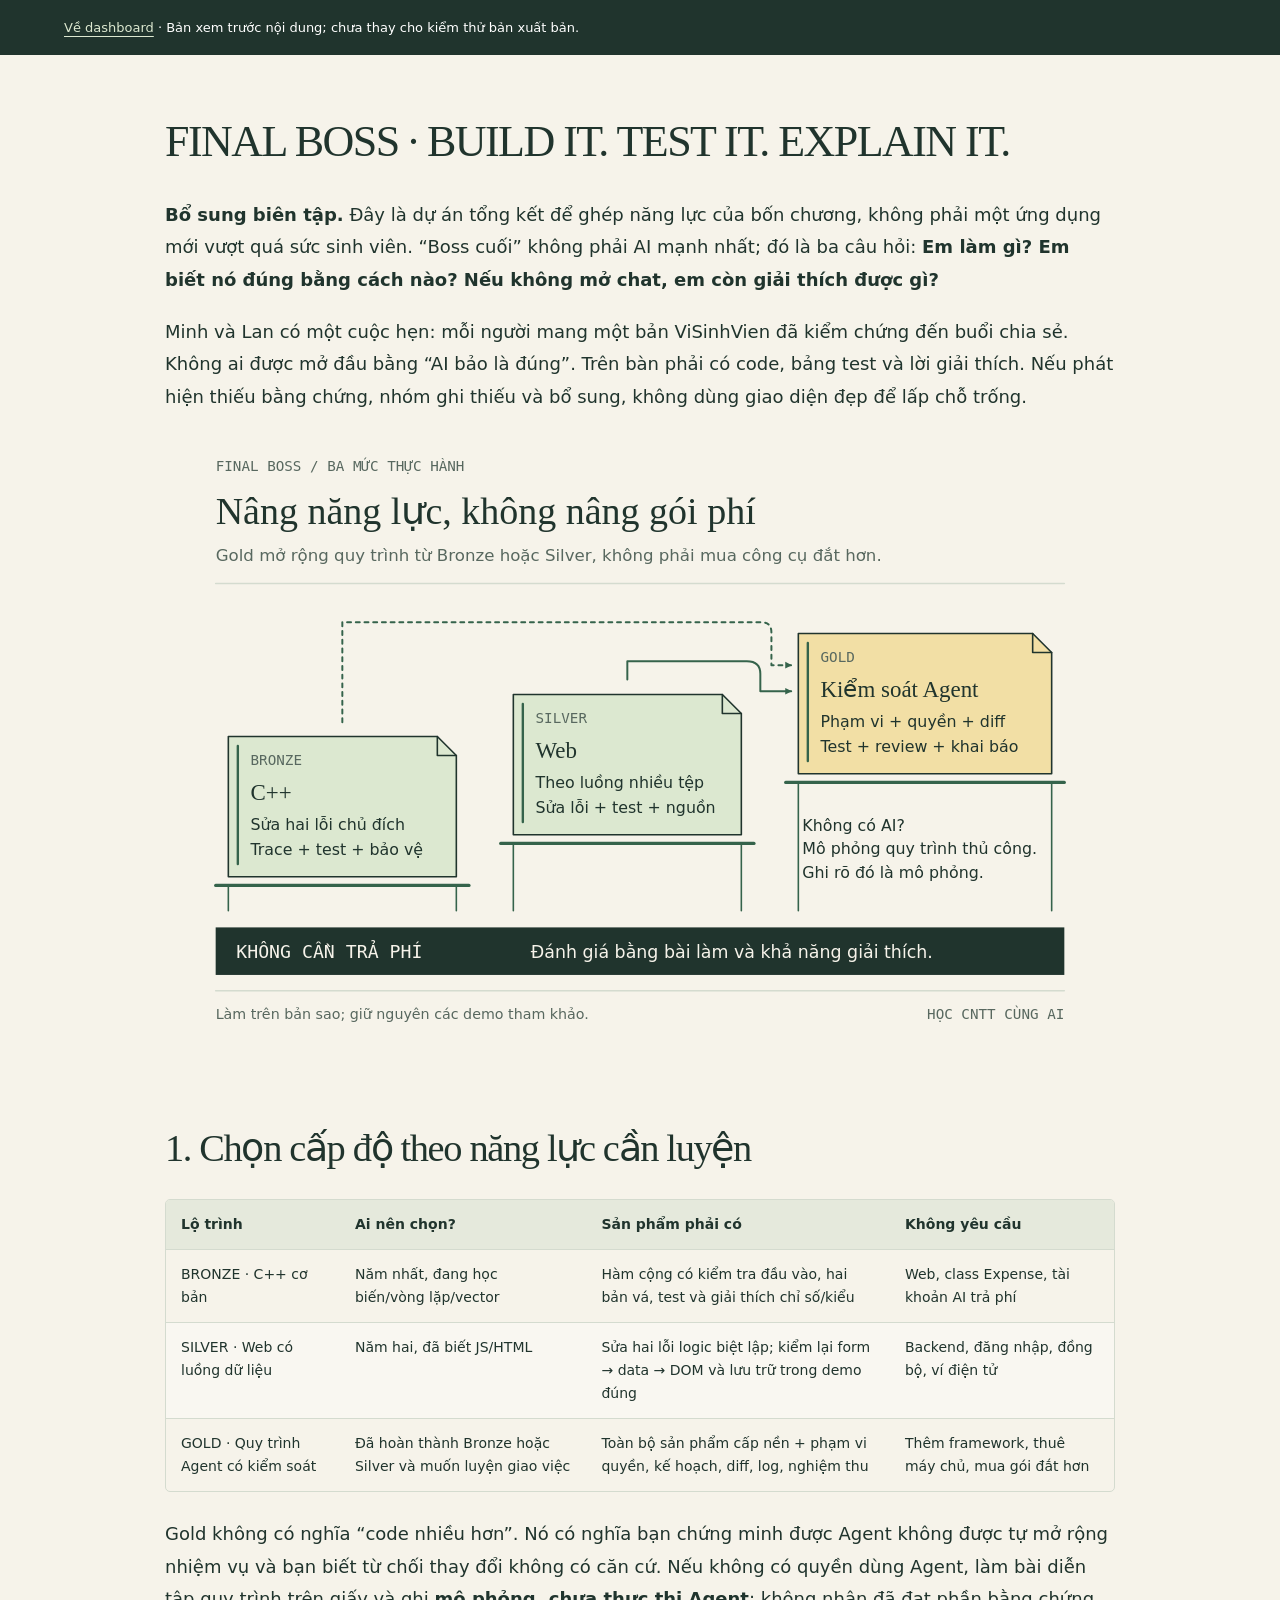
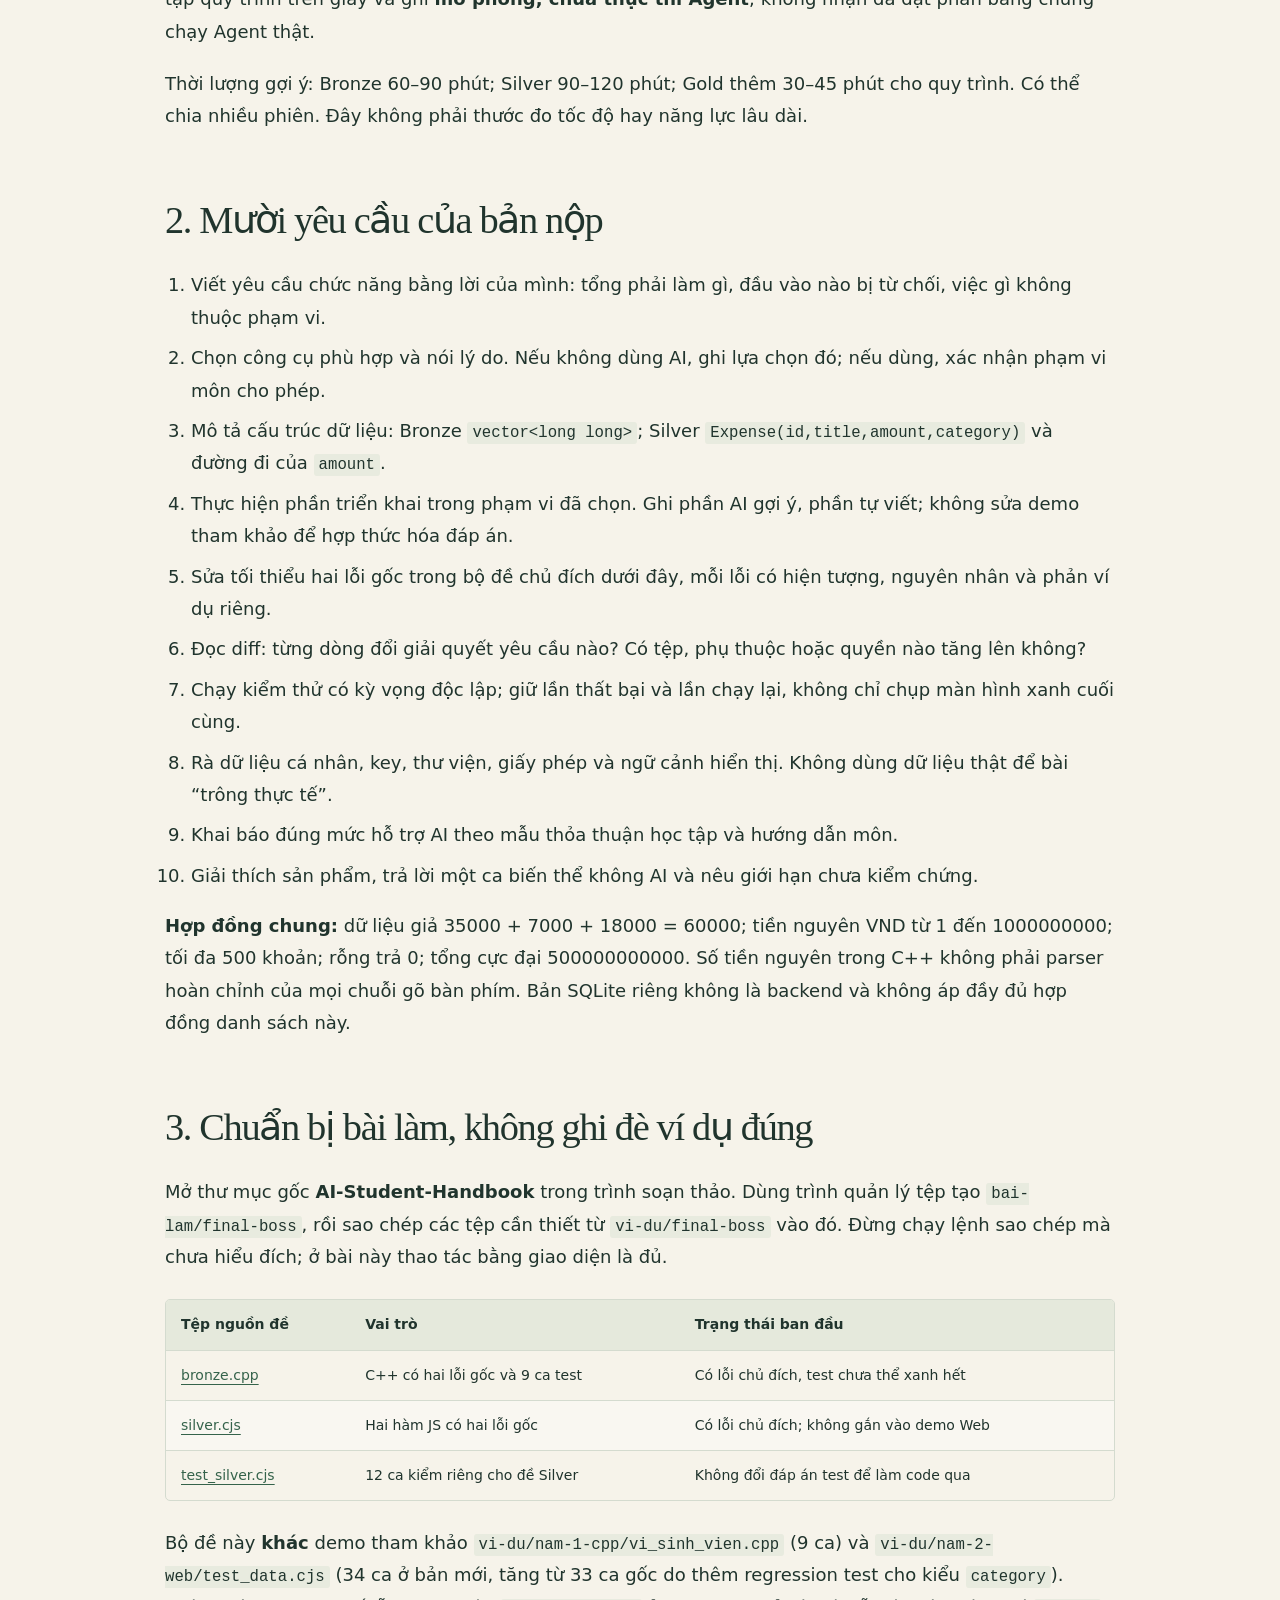
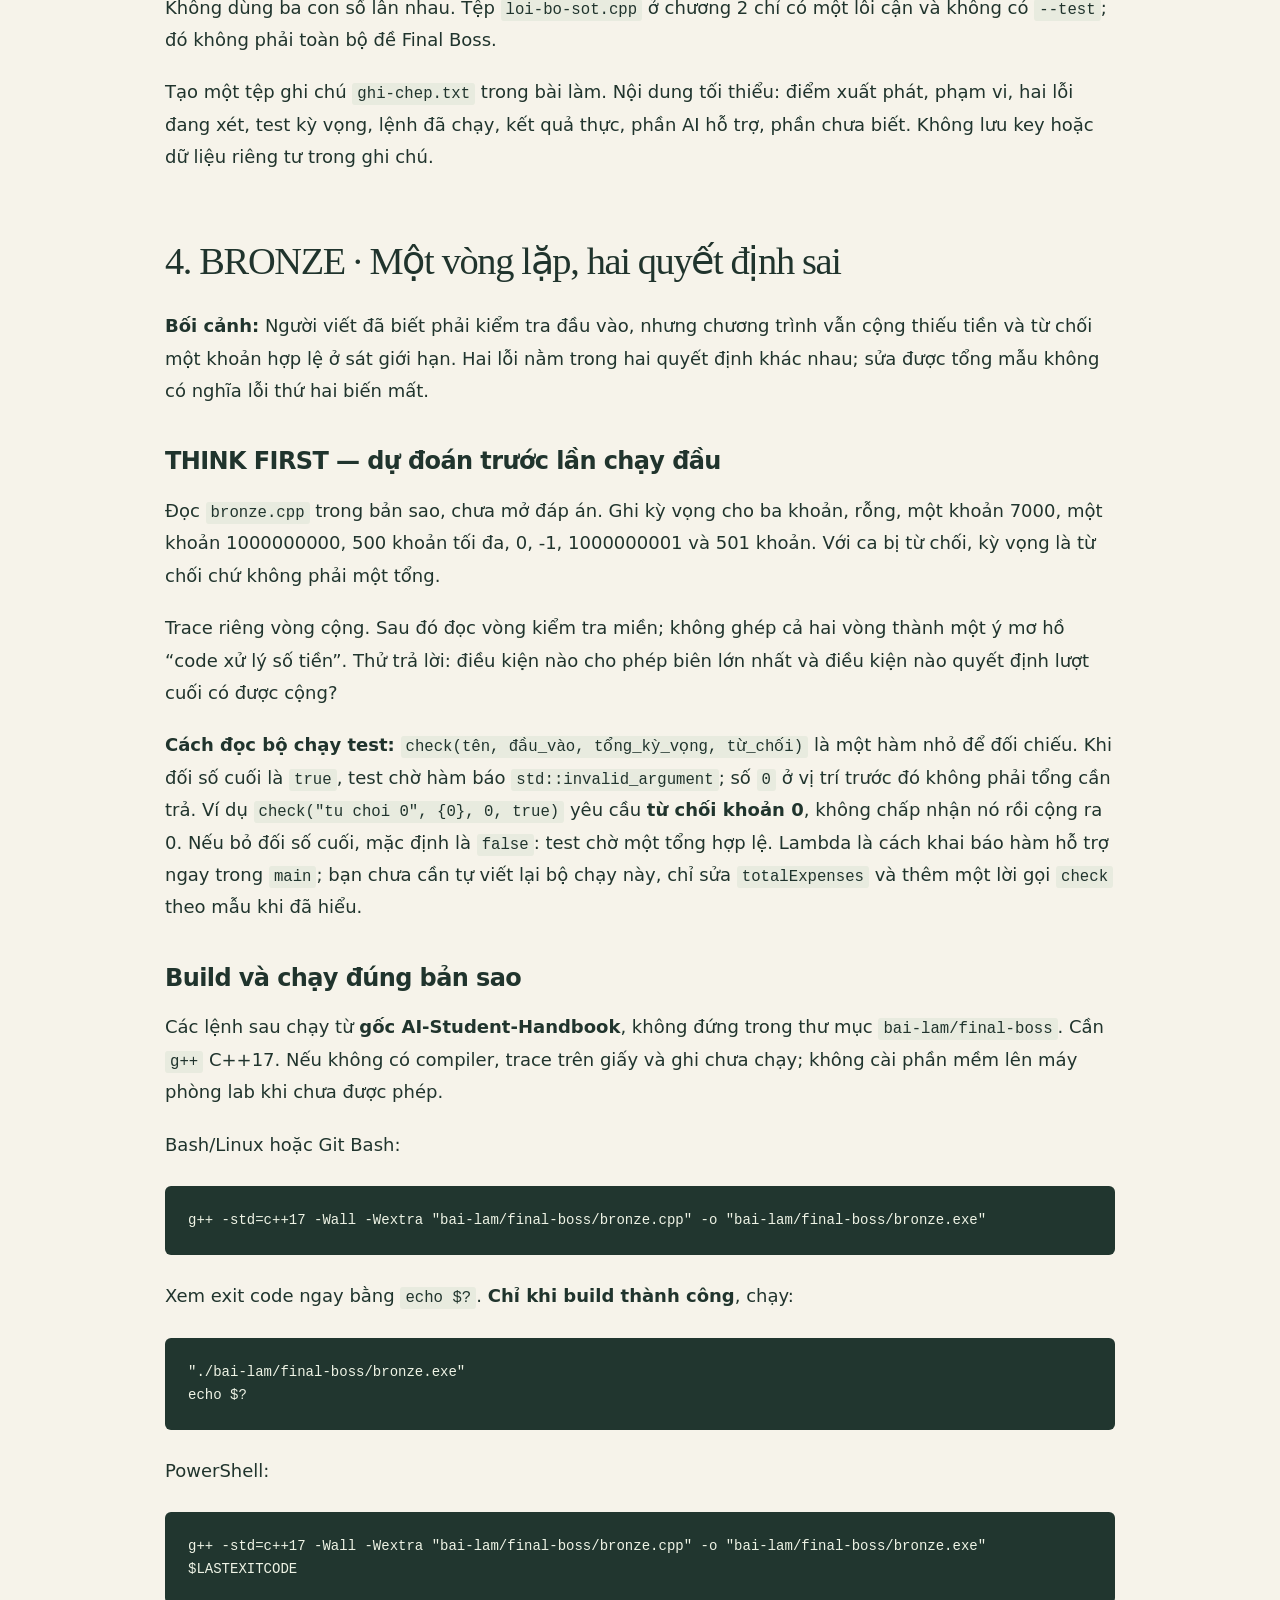
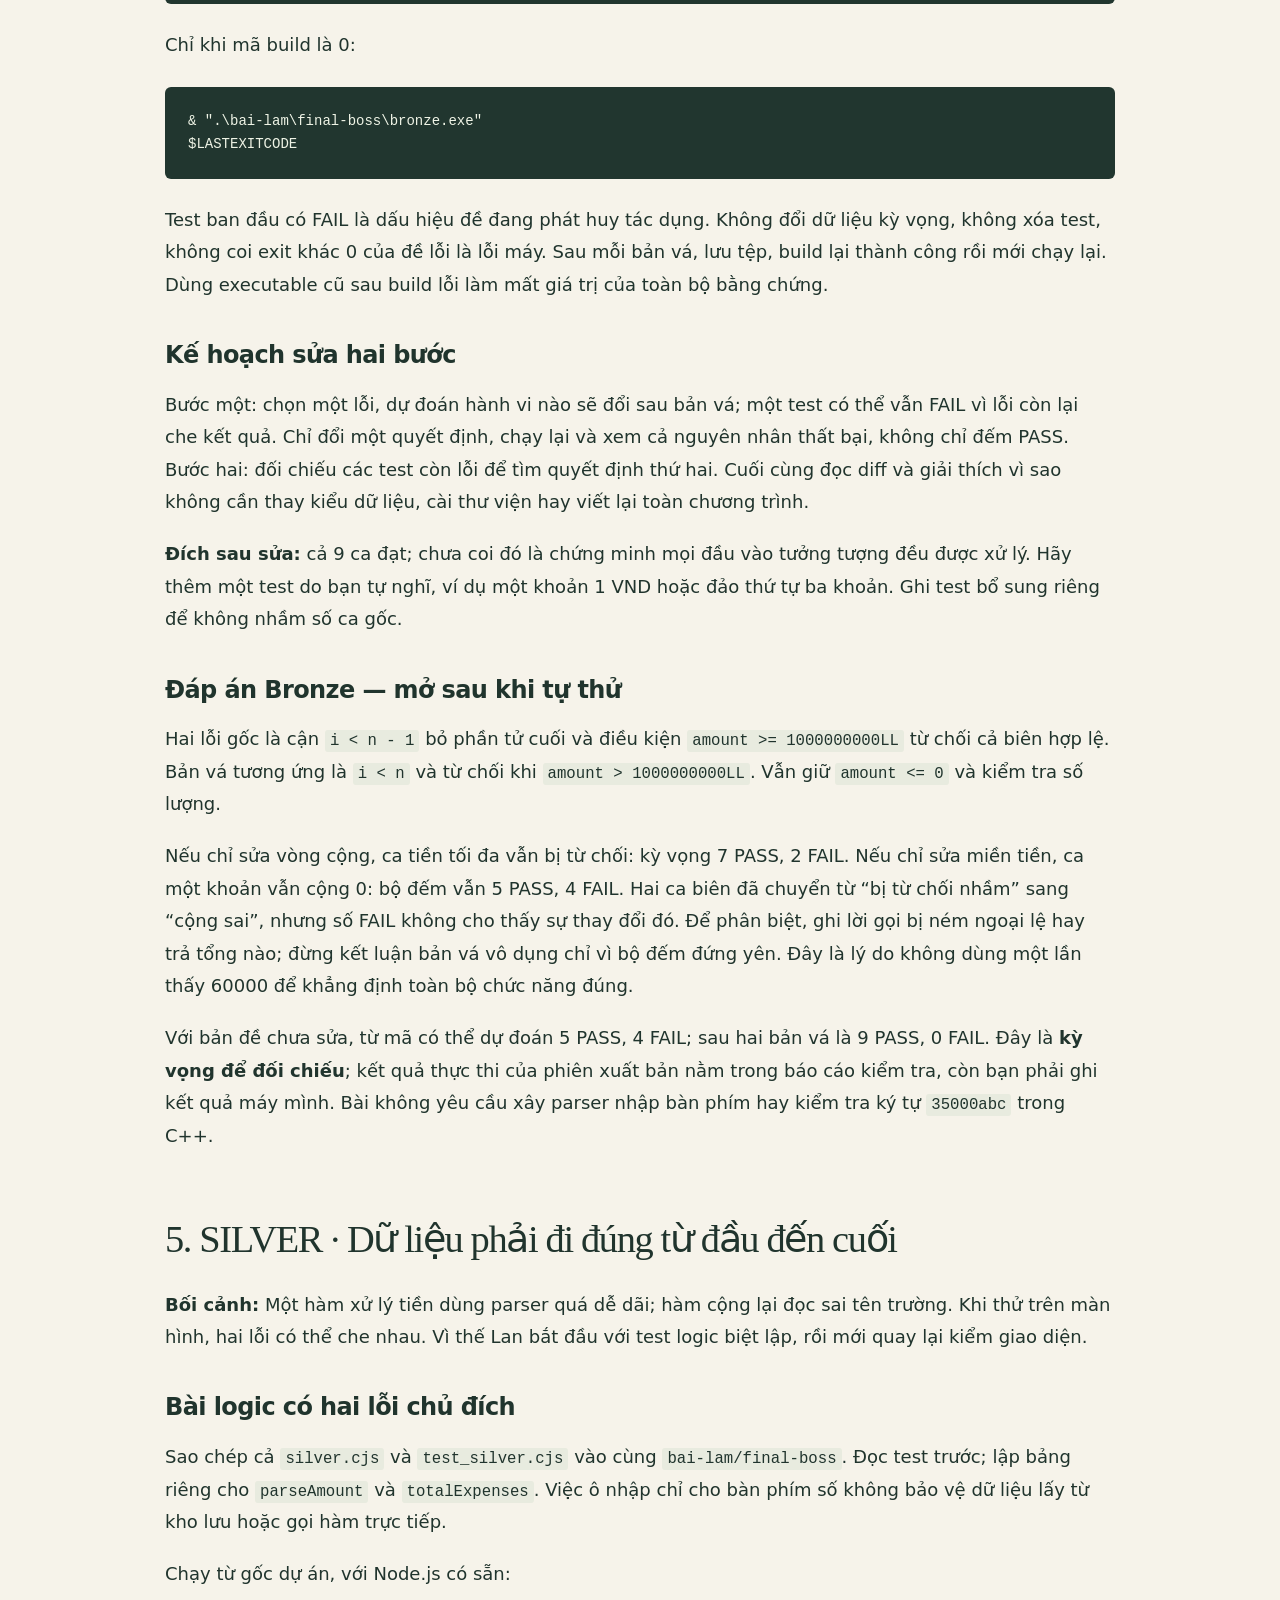
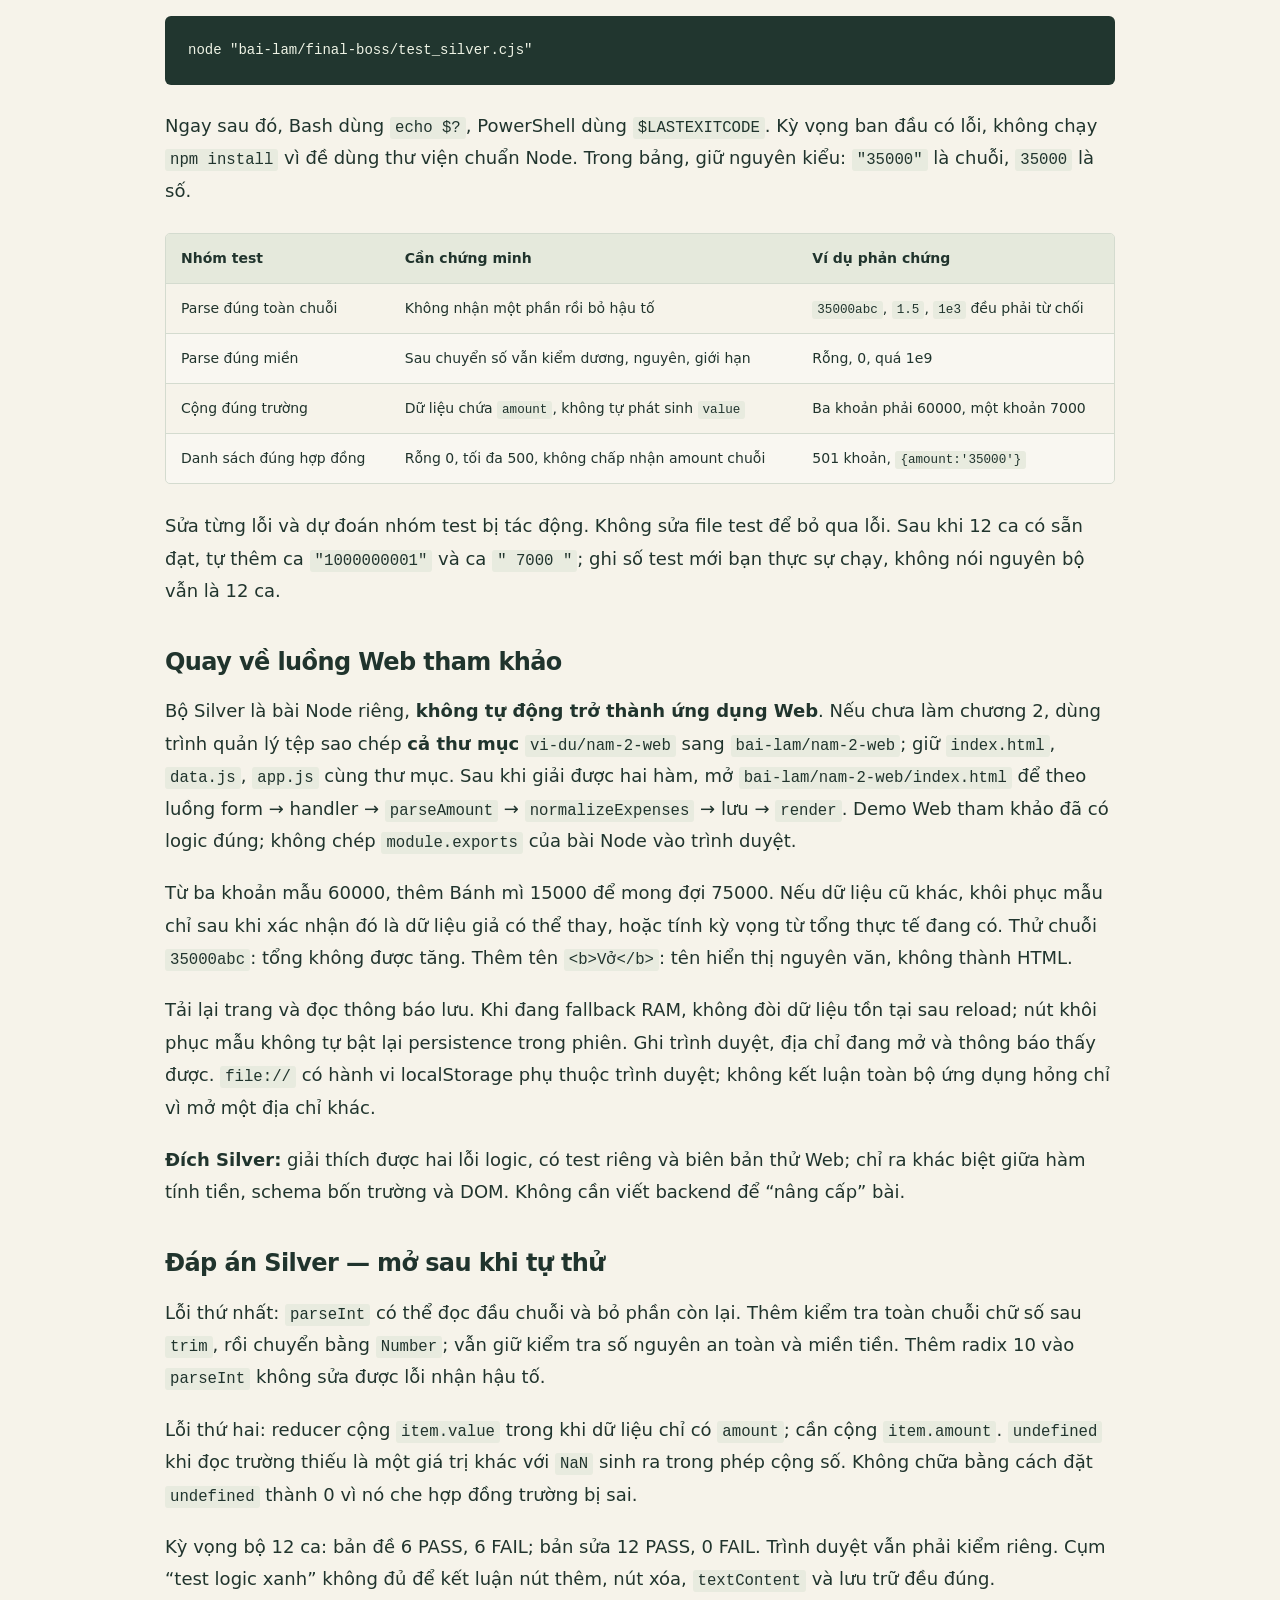
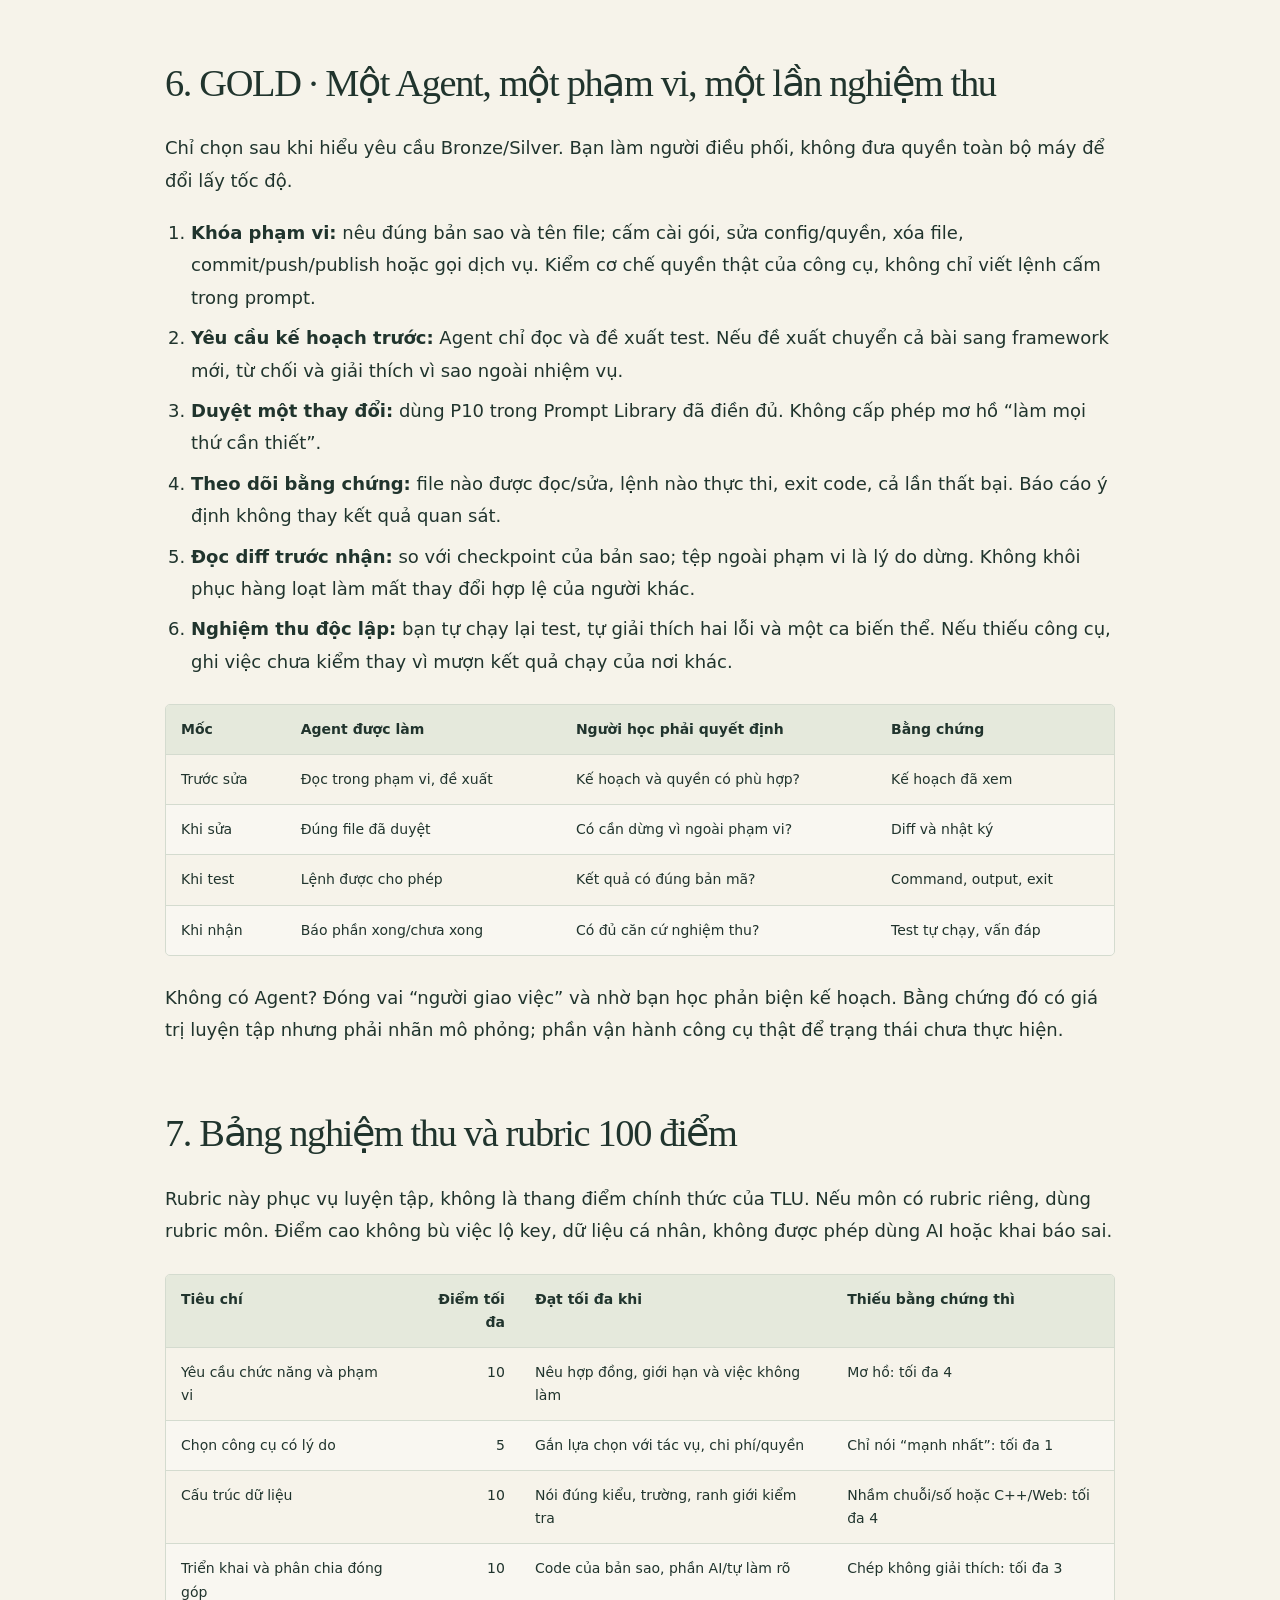
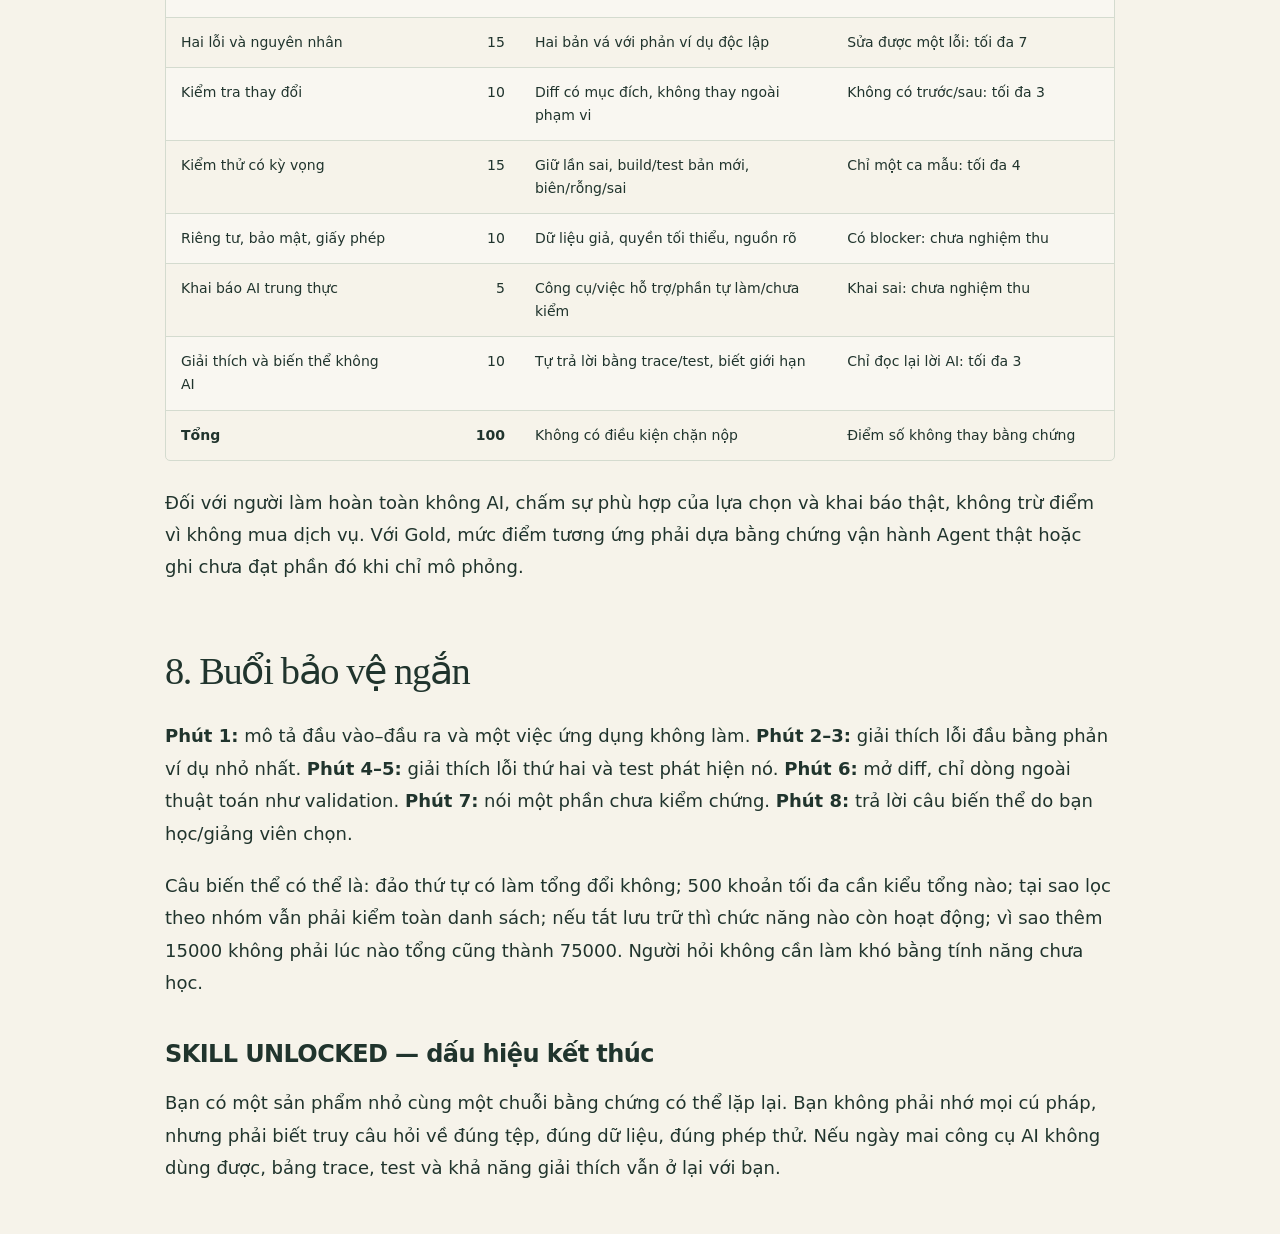
<file: dashboard/previews/final-boss.html>
<!doctype html><html lang="vi"><meta charset="utf-8"><meta name="viewport" content="width=device-width,initial-scale=1"><title>FINAL BOSS · BUILD IT. TEST IT. EXPLAIN IT.</title><style>:root{--paper:#f6f3ea;--ink:#20342d;--muted:#58685f;--green:#35634b;--soft:#dce8d0;--rust:#b95132;--yellow:#f2dfa5;--line:#d4dbcf;--font:18px;--nav:270px}*{box-sizing:border-box}html{scroll-behavior:smooth;scroll-padding-top:90px}body{margin:0;background:var(--paper);color:var(--ink);font:var(--font)/1.8 system-ui,-apple-system,'Segoe UI',sans-serif}a{color:var(--green);text-underline-offset:4px}button,input,select{font:inherit}button,select{cursor:pointer}button{padding:8px 15px;min-height:40px;border:1px solid #879b85;border-radius:5px;background:transparent;color:var(--ink)}button:hover{background:var(--soft)}a:focus-visible,button:focus-visible,input:focus-visible,select:focus-visible,summary:focus-visible{outline:3px solid var(--rust);outline-offset:4px}img{max-width:100%;height:auto}h1,h2,h3,h4{line-height:1.24;text-wrap:balance}h1,h2{font-family:Georgia,'Times New Roman',serif;font-weight:500;letter-spacing:-.035em}h1{font-size:clamp(48px,6vw,82px)}h2{font-size:clamp(31px,3vw,43px);margin:64px 0 25px}h3{font-size:24px;margin:40px 0 18px;letter-spacing:-.025em}h4{font-size:20px;margin:30px 0 16px}p{margin:0 0 20px}li{margin:8px 0}ul,ol{padding-left:26px}strong{font-weight:700}code{font: .87em/1.5 ui-monospace,Consolas,monospace;background:#e8ebdf;padding:2px 5px;border-radius:3px;overflow-wrap:anywhere}pre{margin:0;padding:23px;overflow-x:auto;max-width:100%;background:#21362f;color:#eef3e5;font-size:14px;line-height:1.65;tab-size:4}pre code{font:inherit;color:inherit;background:none;padding:0;border-radius:0;white-space:pre;overflow-wrap:normal}blockquote{margin:25px 0;padding:20px 24px;border-left:3px solid var(--green);background:#e8ecde;font-size:.96em}blockquote p:last-child{margin:0}hr{border:0;border-top:1px solid var(--line);margin:50px 0}.skip{position:fixed;left:12px;top:-100px;z-index:100;background:white;padding:12px}.skip:focus{top:12px}.sidebar{position:fixed;inset:0 auto 0 0;width:var(--nav);border-right:1px solid var(--line);padding:28px 22px 22px;background:#eceee3;overflow-y:auto;z-index:30}.brand{font:700 19px/1.25 system-ui;text-decoration:none;color:var(--ink);display:block;letter-spacing:-.03em}.brand small{display:block;font:11px/1.5 ui-monospace,monospace;letter-spacing:.08em;margin-top:9px;color:var(--muted)}.nav-search{margin:26px 0 16px;width:100%;background:transparent;border:1px solid #abb7a5;border-radius:5px;padding:9px 11px;font-size:13px}.toc{padding:0;list-style:none}.toc ul{list-style:none;margin:0 0 17px;padding:0 0 0 12px}.toc li{margin:3px 0}.toc a{display:block;font-size:12px;line-height:1.5;text-decoration:none;padding:5px 7px;border-radius:4px;color:#52634f}.toc>.toc-group>.chapter-link{font-size:13px;font-weight:700;color:var(--ink);margin-top:14px}.toc a:hover,.toc a.active{background:#dce5d0;color:#20342d}.nav-foot{font-size:11px;line-height:1.6;border-top:1px solid var(--line);padding-top:16px;margin-top:24px;color:var(--muted)}.topbar{height:62px;position:sticky;top:0;margin-left:var(--nav);display:flex;align-items:center;justify-content:space-between;padding:0 4vw;background:#f6f3eafa;border-bottom:1px solid var(--line);z-index:20;gap:12px}.top-label{font:11px/1.5 ui-monospace,monospace;letter-spacing:.12em;text-transform:uppercase}.tools{display:flex;align-items:center;gap:7px}.tools button{font-size:12px;padding:5px 9px;min-height:35px}.scroll-track{height:2px;position:absolute;bottom:0;left:0;right:0;background:var(--line)}#scroll-progress{height:100%;width:0;background:var(--rust)}.mobile-menu{display:none}.shade{display:none}main{margin-left:var(--nav)}.inner{max-width:1190px;padding:0 5vw;margin:auto}.eyebrow{font:11px/1.6 ui-monospace,monospace;letter-spacing:.17em;text-transform:uppercase}.hero{padding:64px 0 45px;border-bottom:1px solid var(--line)}.hero-grid{display:grid;grid-template-columns:1.05fr 1fr;gap:20px;align-items:center}.hero h1{margin:20px 0 25px}.hero h1 em{color:var(--rust);font-weight:400}.hero .lede{font-size:20px;line-height:1.6;max-width:620px}.hero-art{width:100%;border-radius:50% 50% 10px 10px}.hero-nav{display:flex;flex-wrap:wrap;gap:10px;margin-top:27px}.hero-nav a{padding:11px 17px;text-decoration:none;font-size:13px;border:1px solid var(--green);border-radius:4px}.hero-nav a:first-child{background:var(--green);color:#fff}.edition{font-size:11px;color:var(--muted);margin-top:35px;letter-spacing:.02em}.route-map{display:grid;grid-template-columns:repeat(4,1fr);margin:35px 0 0;border-top:1px solid var(--line)}.route-map a{padding:17px 12px 0 0;text-decoration:none;font-size:12px}.route-map b{display:block;font:23px Georgia;margin-bottom:5px}.intro{padding:20px 0 60px}.chapter{padding:70px 0 50px;border-top:1px solid var(--line)}.chapter-heading{display:grid;grid-template-columns:90px 1fr;gap:25px;align-items:start;margin:0 0 32px}.chapter-num{font:75px/.95 Georgia;color:var(--rust);letter-spacing:-.06em}.chapter-heading h2{font-size:clamp(36px,4.4vw,63px);margin:12px 0 18px;max-width:760px}.chapter-heading p{font-size:15px;color:var(--muted);line-height:1.65;max-width:720px}.opener{margin:0 0 50px}.opener img{width:100%;border:1px solid var(--line);border-radius:8px}.prose{max-width:900px;margin:0 auto;min-width:0}.prose>p:first-child{font-size:1.08em}.prose figure{margin:36px 0}.prose figure img{width:100%;border-radius:7px;border:1px solid var(--line);background:#f6f3ea}figcaption{font-size:12px;line-height:1.55;color:var(--muted);margin-top:8px}figcaption a{white-space:nowrap}.table-scroll{overflow-x:auto;max-width:100%;border:1px solid var(--line);border-radius:5px;margin:26px 0}table{border-collapse:collapse;min-width:570px;width:100%;font-size:14px;line-height:1.65}th{text-align:left;background:#e5e9dc;font-weight:650}td,th{padding:13px 15px;vertical-align:top;border-bottom:1px solid var(--line)}tr:last-child td{border-bottom:0}td code,th code{font-size:.9em}tbody tr:nth-child(even){background:#fff5}.code-wrap{margin:25px 0;min-width:0;max-width:100%;border-radius:6px;overflow:hidden}.code-top{background:#324b40;color:#dde6d6;padding:7px 14px;display:flex;justify-content:space-between;align-items:center;font:11px/1.5 ui-monospace,monospace}.code-top button{font:11px system-ui;min-height:28px;padding:3px 9px;color:#f4f7ef;border-color:#9eb19b}.code-top button:hover{background:#48624f}.answer{margin:30px 0;border-top:1px solid #a9b9a0;border-bottom:1px solid #a9b9a0;padding:4px 0}.answer summary{cursor:pointer;line-height:1.5;padding:17px 7px;font-size:16px;font-weight:650}.answer-body{padding:15px 8px 20px;min-width:0}.answer summary::marker{color:var(--rust)}.answer[open]{background:#f0f1e5}.instructor{font-size:14px}.widget{border:1px solid #b2c3a5;background:#e9edde;padding:26px;border-radius:8px;margin:34px 0}.widget h3{margin:8px 0 14px;font:30px/1.2 Georgia}.widget p{font-size:14px}.widget label{display:block;font-size:12px;font-weight:600}.widget input,.widget select{width:100%;border:1px solid #9dad94;background:#fbfcf6;padding:9px;border-radius:4px;margin-top:6px;color:var(--ink)}.budget-grid{display:grid;grid-template-columns:repeat(3,1fr);gap:16px}.budget-result{display:flex;align-items:baseline;gap:15px;flex-wrap:wrap;margin:20px 0 0}.budget-result strong{font:38px/1.2 Georgia}.budget-result span{font-size:14px}.error{color:#91331e;font-weight:600}.trace-items{display:grid;grid-template-columns:repeat(3,1fr);gap:12px;margin:22px 0}.trace-item{border:1px solid #bbc8af;padding:18px 10px;text-align:center;border-radius:5px}.trace-item small{display:block;font:11px/1.4 ui-monospace,monospace}.trace-item b{font:28px/1.5 Georgia}.trace-item.added{background:#bfd7a5;border-color:#5b7946}.trace-item.current{outline:2px solid var(--rust);outline-offset:2px}.trace-controls{display:flex;align-items:end;gap:10px;flex-wrap:wrap}.trace-controls label{flex:1;min-width:160px}.trace-state{margin-top:18px;font-size:15px;min-height:54px}.quiz fieldset{border:0;padding:0;margin:0}.quiz legend{font-size:17px;font-weight:650;margin-bottom:15px}.quiz label{font-weight:400;font-size:15px;margin:9px 0;display:flex;gap:10px;align-items:start}.quiz input{width:auto;margin:6px 0 0}.quiz-result{margin-top:14px!important}.chapter-end{max-width:900px;margin:40px auto 0;padding:22px 0;border-top:1px solid var(--line);display:flex;align-items:center;justify-content:space-between;gap:15px;font-size:13px}.chapter-end button[aria-pressed=true]{background:var(--green);color:white}.study-status{font:11px/1.5 ui-monospace,monospace;color:var(--muted)}.supplement{border-top:1px solid var(--line);padding:60px 0}.supplement>.section-title{font-size:44px;margin:12px 0 32px}.footer{padding:50px 0;border-top:1px solid var(--line);font-size:13px;color:var(--muted)}.footer strong{font:26px Georgia;color:var(--ink)}.sr-only{position:absolute;width:1px;height:1px;padding:0;margin:-1px;overflow:hidden;clip:rect(0,0,0,0);white-space:nowrap;border:0}[hidden]{display:none!important}.focus .sidebar{display:none}.focus .topbar,.focus main{margin-left:0}.focus .inner{max-width:1100px}.focus .top-label{display:none}@media(min-width:1600px){:root{--nav:300px}.sidebar{padding:35px 28px}.inner{padding:0 65px}}@media(max-width:1150px){.hero-grid{grid-template-columns:1fr}.hero-art{max-height:440px;object-fit:contain;border-radius:0}.hero h1{max-width:680px}.hero .lede{max-width:650px}.top-label{display:none}}@media(max-width:950px){.sidebar{transform:translateX(-100%);width:280px;visibility:hidden}.topbar,main{margin-left:0}.mobile-menu{display:block}.nav-open .sidebar{transform:translateX(0);visibility:visible}.nav-open .shade{display:block;position:fixed;inset:0;background:#10241966;z-index:25;border:0;border-radius:0;width:100%;height:100%}.focus .sidebar{display:block}.inner{padding:0 6vw}.top-label{display:block}.hero{padding-top:42px}}@media(max-width:580px){body{font-size:var(--font)}.inner{padding:0 20px}.topbar{padding:0 14px}.top-label{display:none}.tools{gap:4px}.tools button{padding:5px 7px;font-size:11px}#focus-toggle{display:none}.hero{padding-top:33px}.hero h1{font-size:48px}.hero .lede{font-size:18px}.hero-art{max-height:none}.hero-nav a{font-size:12px}.route-map{grid-template-columns:repeat(2,1fr)}.route-map a{padding:12px 10px 0 0}.chapter{padding-top:42px}.chapter-heading{grid-template-columns:44px 1fr;gap:12px}.chapter-num{font-size:40px}.chapter-heading h2{font-size:35px;margin-top:8px}.chapter-heading p{font-size:13px}.opener{margin-bottom:30px}h2{font-size:31px;margin-top:42px}h3{font-size:22px}.widget{padding:17px}.budget-grid{grid-template-columns:repeat(2,1fr);gap:12px}.budget-result strong{font-size:32px}.trace-items{gap:7px}.trace-item{padding:12px 5px}.trace-item b{font-size:22px}.trace-item small{font-size:9px}.chapter-end{flex-direction:column;align-items:flex-start}.prose figure{margin:26px 0}.code-top{padding:7px 10px}pre{padding:16px}.supplement>.section-title{font-size:36px}}@media(prefers-reduced-motion:reduce){html{scroll-behavior:auto}}@page{size:A4;margin:18mm}@media print{body{background:white;font:10.5pt/1.6 Georgia;color:#111}.sidebar,.topbar,.hero-nav,.route-map,.shade,.skip,.tools,.code-top button,.chapter-end,.widget button,.quiz,.nav-foot{display:none!important}main{margin:0}.inner{max-width:none;padding:0}.hero{padding-top:0}.hero-grid{grid-template-columns:1fr 1fr}.hero h1{font-size:40pt}.hero-art{max-height:100mm}.hero .lede{font-size:13pt}.hero .edition{font-size:8pt}.chapter,.supplement{break-before:page;padding-top:10mm}.chapter-heading h2{font-size:28pt}.chapter-num{font-size:42pt}.opener img{max-height:90mm;object-fit:contain}.prose{max-width:none}.prose h2{font-size:21pt}.prose h3{font-size:15pt}h2,h3,h4,summary{break-after:avoid}.prose figure{break-inside:avoid}.prose figure img{max-height:115mm;object-fit:contain}.table-scroll{overflow:visible}table{min-width:0;font-size:8.5pt}td,th{padding:6pt}pre{white-space:pre-wrap;overflow:visible;color:#111;background:#f1f1ec;font-size:8pt;overflow-wrap:anywhere}pre code{white-space:pre-wrap}.code-wrap{break-inside:avoid}.answer-body{display:block!important}.answer{border-color:#aaa}.widget{break-inside:avoid}.footer{font-size:9pt}a{color:inherit}.study-status{display:none}}
main{margin:0}.preview-header{padding:16px 5vw;background:#20342d;color:#fff;font-size:13px}.preview-header a{color:#dce8d0}.preview-main{max-width:1000px;margin:auto;padding:30px 25px}.pending{font-size:13px;color:#58685f;border-left:2px solid #aaa;padding:10px}h1{font-size:44px}</style><body><header class="preview-header"><a href="../index.html">Về dashboard</a> · Bản xem trước nội dung; chưa thay cho kiểm thử bản xuất bản.</header><main class="preview-main prose"><h1>FINAL BOSS · BUILD IT. TEST IT. EXPLAIN IT.</h1>
<p><strong>Bổ sung biên tập.</strong> Đây là dự án tổng kết để ghép năng lực của bốn chương, không phải một ứng dụng mới vượt quá sức sinh viên. “Boss cuối” không phải AI mạnh nhất; đó là ba câu hỏi: <strong>Em làm gì? Em biết nó đúng bằng cách nào? Nếu không mở chat, em còn giải thích được gì?</strong></p>
<p>Minh và Lan có một cuộc hẹn: mỗi người mang một bản ViSinhVien đã kiểm chứng đến buổi chia sẻ. Không ai được mở đầu bằng “AI bảo là đúng”. Trên bàn phải có code, bảng test và lời giải thích. Nếu phát hiện thiếu bằng chứng, nhóm ghi thiếu và bổ sung, không dùng giao diện đẹp để lấp chỗ trống.</p>
<p><img alt="Ba lộ trình tổng kết: Bronze hiểu C++, Silver nối luồng Web, Gold kiểm soát quy trình Agent." src="../../assets/final-boss.svg"/></p>
<h2>1. Chọn cấp độ theo năng lực cần luyện</h2>
<div class="table-scroll"><table>
<thead>
<tr>
<th>Lộ trình</th>
<th>Ai nên chọn?</th>
<th>Sản phẩm phải có</th>
<th>Không yêu cầu</th>
</tr>
</thead>
<tbody>
<tr>
<td>BRONZE · C++ cơ bản</td>
<td>Năm nhất, đang học biến/vòng lặp/vector</td>
<td>Hàm cộng có kiểm tra đầu vào, hai bản vá, test và giải thích chỉ số/kiểu</td>
<td>Web, class Expense, tài khoản AI trả phí</td>
</tr>
<tr>
<td>SILVER · Web có luồng dữ liệu</td>
<td>Năm hai, đã biết JS/HTML</td>
<td>Sửa hai lỗi logic biệt lập; kiểm lại form → data → DOM và lưu trữ trong demo đúng</td>
<td>Backend, đăng nhập, đồng bộ, ví điện tử</td>
</tr>
<tr>
<td>GOLD · Quy trình Agent có kiểm soát</td>
<td>Đã hoàn thành Bronze hoặc Silver và muốn luyện giao việc</td>
<td>Toàn bộ sản phẩm cấp nền + phạm vi quyền, kế hoạch, diff, log, nghiệm thu</td>
<td>Thêm framework, thuê máy chủ, mua gói đắt hơn</td>
</tr>
</tbody>
</table></div>
<p>Gold không có nghĩa “code nhiều hơn”. Nó có nghĩa bạn chứng minh được Agent không được tự mở rộng nhiệm vụ và bạn biết từ chối thay đổi không có căn cứ. Nếu không có quyền dùng Agent, làm bài diễn tập quy trình trên giấy và ghi <strong>mô phỏng, chưa thực thi Agent</strong>; không nhận đã đạt phần bằng chứng chạy Agent thật.</p>
<p>Thời lượng gợi ý: Bronze 60–90 phút; Silver 90–120 phút; Gold thêm 30–45 phút cho quy trình. Có thể chia nhiều phiên. Đây không phải thước đo tốc độ hay năng lực lâu dài.</p>
<h2>2. Mười yêu cầu của bản nộp</h2>
<ol>
<li>Viết yêu cầu chức năng bằng lời của mình: tổng phải làm gì, đầu vào nào bị từ chối, việc gì không thuộc phạm vi.</li>
<li>Chọn công cụ phù hợp và nói lý do. Nếu không dùng AI, ghi lựa chọn đó; nếu dùng, xác nhận phạm vi môn cho phép.</li>
<li>Mô tả cấu trúc dữ liệu: Bronze <code>vector&lt;long long&gt;</code>; Silver <code>Expense(id,title,amount,category)</code> và đường đi của <code>amount</code>.</li>
<li>Thực hiện phần triển khai trong phạm vi đã chọn. Ghi phần AI gợi ý, phần tự viết; không sửa demo tham khảo để hợp thức hóa đáp án.</li>
<li>Sửa tối thiểu hai lỗi gốc trong bộ đề chủ đích dưới đây, mỗi lỗi có hiện tượng, nguyên nhân và phản ví dụ riêng.</li>
<li>Đọc diff: từng dòng đổi giải quyết yêu cầu nào? Có tệp, phụ thuộc hoặc quyền nào tăng lên không?</li>
<li>Chạy kiểm thử có kỳ vọng độc lập; giữ lần thất bại và lần chạy lại, không chỉ chụp màn hình xanh cuối cùng.</li>
<li>Rà dữ liệu cá nhân, key, thư viện, giấy phép và ngữ cảnh hiển thị. Không dùng dữ liệu thật để bài “trông thực tế”.</li>
<li>Khai báo đúng mức hỗ trợ AI theo mẫu thỏa thuận học tập và hướng dẫn môn.</li>
<li>Giải thích sản phẩm, trả lời một ca biến thể không AI và nêu giới hạn chưa kiểm chứng.</li>
</ol>
<p><strong>Hợp đồng chung:</strong> dữ liệu giả 35000 + 7000 + 18000 = 60000; tiền nguyên VND từ 1 đến 1000000000; tối đa 500 khoản; rỗng trả 0; tổng cực đại 500000000000. Số tiền nguyên trong C++ không phải parser hoàn chỉnh của mọi chuỗi gõ bàn phím. Bản SQLite riêng không là backend và không áp đầy đủ hợp đồng danh sách này.</p>
<h2>3. Chuẩn bị bài làm, không ghi đè ví dụ đúng</h2>
<p>Mở thư mục gốc <strong>AI-Student-Handbook</strong> trong trình soạn thảo. Dùng trình quản lý tệp tạo <code>bai-lam/final-boss</code>, rồi sao chép các tệp cần thiết từ <code>vi-du/final-boss</code> vào đó. Đừng chạy lệnh sao chép mà chưa hiểu đích; ở bài này thao tác bằng giao diện là đủ.</p>
<div class="table-scroll"><table>
<thead>
<tr>
<th>Tệp nguồn đề</th>
<th>Vai trò</th>
<th>Trạng thái ban đầu</th>
</tr>
</thead>
<tbody>
<tr>
<td><a href="../../vi-du/final-boss/bronze.cpp">bronze.cpp</a></td>
<td>C++ có hai lỗi gốc và 9 ca test</td>
<td>Có lỗi chủ đích, test chưa thể xanh hết</td>
</tr>
<tr>
<td><a href="../../vi-du/final-boss/silver.cjs">silver.cjs</a></td>
<td>Hai hàm JS có hai lỗi gốc</td>
<td>Có lỗi chủ đích; không gắn vào demo Web</td>
</tr>
<tr>
<td><a href="../../vi-du/final-boss/test_silver.cjs">test_silver.cjs</a></td>
<td>12 ca kiểm riêng cho đề Silver</td>
<td>Không đổi đáp án test để làm code qua</td>
</tr>
</tbody>
</table></div>
<p>Bộ đề này <strong>khác</strong> demo tham khảo <code>vi-du/nam-1-cpp/vi_sinh_vien.cpp</code> (9 ca) và <code>vi-du/nam-2-web/test_data.cjs</code> (34 ca ở bản mới, tăng từ 33 ca gốc do thêm regression test cho kiểu <code>category</code>). Không dùng ba con số lẫn nhau. Tệp <code>loi-bo-sot.cpp</code> ở chương 2 chỉ có một lỗi cận và không có <code>--test</code>; đó không phải toàn bộ đề Final Boss.</p>
<p>Tạo một tệp ghi chú <code>ghi-chep.txt</code> trong bài làm. Nội dung tối thiểu: điểm xuất phát, phạm vi, hai lỗi đang xét, test kỳ vọng, lệnh đã chạy, kết quả thực, phần AI hỗ trợ, phần chưa biết. Không lưu key hoặc dữ liệu riêng tư trong ghi chú.</p>
<h2>4. BRONZE · Một vòng lặp, hai quyết định sai</h2>
<p><strong>Bối cảnh:</strong> Người viết đã biết phải kiểm tra đầu vào, nhưng chương trình vẫn cộng thiếu tiền và từ chối một khoản hợp lệ ở sát giới hạn. Hai lỗi nằm trong hai quyết định khác nhau; sửa được tổng mẫu không có nghĩa lỗi thứ hai biến mất.</p>
<h3>THINK FIRST — dự đoán trước lần chạy đầu</h3>
<p>Đọc <code>bronze.cpp</code> trong bản sao, chưa mở đáp án. Ghi kỳ vọng cho ba khoản, rỗng, một khoản 7000, một khoản 1000000000, 500 khoản tối đa, 0, -1, 1000000001 và 501 khoản. Với ca bị từ chối, kỳ vọng là từ chối chứ không phải một tổng.</p>
<p>Trace riêng vòng cộng. Sau đó đọc vòng kiểm tra miền; không ghép cả hai vòng thành một ý mơ hồ “code xử lý số tiền”. Thử trả lời: điều kiện nào cho phép biên lớn nhất và điều kiện nào quyết định lượt cuối có được cộng?</p>
<p><strong>Cách đọc bộ chạy test:</strong> <code>check(tên, đầu_vào, tổng_kỳ_vọng, từ_chối)</code> là một hàm nhỏ để đối chiếu. Khi đối số cuối là <code>true</code>, test chờ hàm báo <code>std::invalid_argument</code>; số <code>0</code> ở vị trí trước đó không phải tổng cần trả. Ví dụ <code>check("tu choi 0", {0}, 0, true)</code> yêu cầu <strong>từ chối khoản 0</strong>, không chấp nhận nó rồi cộng ra 0. Nếu bỏ đối số cuối, mặc định là <code>false</code>: test chờ một tổng hợp lệ. Lambda là cách khai báo hàm hỗ trợ ngay trong <code>main</code>; bạn chưa cần tự viết lại bộ chạy này, chỉ sửa <code>totalExpenses</code> và thêm một lời gọi <code>check</code> theo mẫu khi đã hiểu.</p>
<h3>Build và chạy đúng bản sao</h3>
<p>Các lệnh sau chạy từ <strong>gốc AI-Student-Handbook</strong>, không đứng trong thư mục <code>bai-lam/final-boss</code>. Cần <code>g++</code> C++17. Nếu không có compiler, trace trên giấy và ghi chưa chạy; không cài phần mềm lên máy phòng lab khi chưa được phép.</p>
<p>Bash/Linux hoặc Git Bash:</p>
<div class="code-wrap"><pre><code class="language-bash">g++ -std=c++17 -Wall -Wextra "bai-lam/final-boss/bronze.cpp" -o "bai-lam/final-boss/bronze.exe"
</code></pre></div>
<p>Xem exit code ngay bằng <code>echo $?</code>. <strong>Chỉ khi build thành công</strong>, chạy:</p>
<div class="code-wrap"><pre><code class="language-bash">"./bai-lam/final-boss/bronze.exe"
echo $?
</code></pre></div>
<p>PowerShell:</p>
<div class="code-wrap"><pre><code class="language-powershell">g++ -std=c++17 -Wall -Wextra "bai-lam/final-boss/bronze.cpp" -o "bai-lam/final-boss/bronze.exe"
$LASTEXITCODE
</code></pre></div>
<p>Chỉ khi mã build là 0:</p>
<div class="code-wrap"><pre><code class="language-powershell">&amp; ".\bai-lam\final-boss\bronze.exe"
$LASTEXITCODE
</code></pre></div>
<p>Test ban đầu có FAIL là dấu hiệu đề đang phát huy tác dụng. Không đổi dữ liệu kỳ vọng, không xóa test, không coi exit khác 0 của đề lỗi là lỗi máy. Sau mỗi bản vá, lưu tệp, build lại thành công rồi mới chạy lại. Dùng executable cũ sau build lỗi làm mất giá trị của toàn bộ bằng chứng.</p>
<h3>Kế hoạch sửa hai bước</h3>
<p>Bước một: chọn một lỗi, dự đoán hành vi nào sẽ đổi sau bản vá; một test có thể vẫn FAIL vì lỗi còn lại che kết quả. Chỉ đổi một quyết định, chạy lại và xem cả nguyên nhân thất bại, không chỉ đếm PASS. Bước hai: đối chiếu các test còn lỗi để tìm quyết định thứ hai. Cuối cùng đọc diff và giải thích vì sao không cần thay kiểu dữ liệu, cài thư viện hay viết lại toàn chương trình.</p>
<p><strong>Đích sau sửa:</strong> cả 9 ca đạt; chưa coi đó là chứng minh mọi đầu vào tưởng tượng đều được xử lý. Hãy thêm một test do bạn tự nghĩ, ví dụ một khoản 1 VND hoặc đảo thứ tự ba khoản. Ghi test bổ sung riêng để không nhầm số ca gốc.</p>
<h3>Đáp án Bronze — mở sau khi tự thử</h3>
<p>Hai lỗi gốc là cận <code>i &lt; n - 1</code> bỏ phần tử cuối và điều kiện <code>amount &gt;= 1000000000LL</code> từ chối cả biên hợp lệ. Bản vá tương ứng là <code>i &lt; n</code> và từ chối khi <code>amount &gt; 1000000000LL</code>. Vẫn giữ <code>amount &lt;= 0</code> và kiểm tra số lượng.</p>
<p>Nếu chỉ sửa vòng cộng, ca tiền tối đa vẫn bị từ chối: kỳ vọng 7 PASS, 2 FAIL. Nếu chỉ sửa miền tiền, ca một khoản vẫn cộng 0: bộ đếm vẫn 5 PASS, 4 FAIL. Hai ca biên đã chuyển từ “bị từ chối nhầm” sang “cộng sai”, nhưng số FAIL không cho thấy sự thay đổi đó. Để phân biệt, ghi lời gọi bị ném ngoại lệ hay trả tổng nào; đừng kết luận bản vá vô dụng chỉ vì bộ đếm đứng yên. Đây là lý do không dùng một lần thấy 60000 để khẳng định toàn bộ chức năng đúng.</p>
<p>Với bản đề chưa sửa, từ mã có thể dự đoán 5 PASS, 4 FAIL; sau hai bản vá là 9 PASS, 0 FAIL. Đây là <strong>kỳ vọng để đối chiếu</strong>; kết quả thực thi của phiên xuất bản nằm trong báo cáo kiểm tra, còn bạn phải ghi kết quả máy mình. Bài không yêu cầu xây parser nhập bàn phím hay kiểm tra ký tự <code>35000abc</code> trong C++.</p>
<h2>5. SILVER · Dữ liệu phải đi đúng từ đầu đến cuối</h2>
<p><strong>Bối cảnh:</strong> Một hàm xử lý tiền dùng parser quá dễ dãi; hàm cộng lại đọc sai tên trường. Khi thử trên màn hình, hai lỗi có thể che nhau. Vì thế Lan bắt đầu với test logic biệt lập, rồi mới quay lại kiểm giao diện.</p>
<h3>Bài logic có hai lỗi chủ đích</h3>
<p>Sao chép cả <code>silver.cjs</code> và <code>test_silver.cjs</code> vào cùng <code>bai-lam/final-boss</code>. Đọc test trước; lập bảng riêng cho <code>parseAmount</code> và <code>totalExpenses</code>. Việc ô nhập chỉ cho bàn phím số không bảo vệ dữ liệu lấy từ kho lưu hoặc gọi hàm trực tiếp.</p>
<p>Chạy từ gốc dự án, với Node.js có sẵn:</p>
<div class="code-wrap"><pre><code class="language-bash">node "bai-lam/final-boss/test_silver.cjs"
</code></pre></div>
<p>Ngay sau đó, Bash dùng <code>echo $?</code>, PowerShell dùng <code>$LASTEXITCODE</code>. Kỳ vọng ban đầu có lỗi, không chạy <code>npm install</code> vì đề dùng thư viện chuẩn Node. Trong bảng, giữ nguyên kiểu: <code>"35000"</code> là chuỗi, <code>35000</code> là số.</p>
<div class="table-scroll"><table>
<thead>
<tr>
<th>Nhóm test</th>
<th>Cần chứng minh</th>
<th>Ví dụ phản chứng</th>
</tr>
</thead>
<tbody>
<tr>
<td>Parse đúng toàn chuỗi</td>
<td>Không nhận một phần rồi bỏ hậu tố</td>
<td><code>35000abc</code>, <code>1.5</code>, <code>1e3</code> đều phải từ chối</td>
</tr>
<tr>
<td>Parse đúng miền</td>
<td>Sau chuyển số vẫn kiểm dương, nguyên, giới hạn</td>
<td>Rỗng, 0, quá 1e9</td>
</tr>
<tr>
<td>Cộng đúng trường</td>
<td>Dữ liệu chứa <code>amount</code>, không tự phát sinh <code>value</code></td>
<td>Ba khoản phải 60000, một khoản 7000</td>
</tr>
<tr>
<td>Danh sách đúng hợp đồng</td>
<td>Rỗng 0, tối đa 500, không chấp nhận amount chuỗi</td>
<td>501 khoản, <code>{amount:'35000'}</code></td>
</tr>
</tbody>
</table></div>
<p>Sửa từng lỗi và dự đoán nhóm test bị tác động. Không sửa file test để bỏ qua lỗi. Sau khi 12 ca có sẵn đạt, tự thêm ca <code>"1000000001"</code> và ca <code>" 7000 "</code>; ghi số test mới bạn thực sự chạy, không nói nguyên bộ vẫn là 12 ca.</p>
<h3>Quay về luồng Web tham khảo</h3>
<p>Bộ Silver là bài Node riêng, <strong>không tự động trở thành ứng dụng Web</strong>. Nếu chưa làm chương 2, dùng trình quản lý tệp sao chép <strong>cả thư mục</strong> <code>vi-du/nam-2-web</code> sang <code>bai-lam/nam-2-web</code>; giữ <code>index.html</code>, <code>data.js</code>, <code>app.js</code> cùng thư mục. Sau khi giải được hai hàm, mở <code>bai-lam/nam-2-web/index.html</code> để theo luồng form → handler → <code>parseAmount</code> → <code>normalizeExpenses</code> → lưu → <code>render</code>. Demo Web tham khảo đã có logic đúng; không chép <code>module.exports</code> của bài Node vào trình duyệt.</p>
<p>Từ ba khoản mẫu 60000, thêm Bánh mì 15000 để mong đợi 75000. Nếu dữ liệu cũ khác, khôi phục mẫu chỉ sau khi xác nhận đó là dữ liệu giả có thể thay, hoặc tính kỳ vọng từ tổng thực tế đang có. Thử chuỗi <code>35000abc</code>: tổng không được tăng. Thêm tên <code>&lt;b&gt;Vở&lt;/b&gt;</code>: tên hiển thị nguyên văn, không thành HTML.</p>
<p>Tải lại trang và đọc thông báo lưu. Khi đang fallback RAM, không đòi dữ liệu tồn tại sau reload; nút khôi phục mẫu không tự bật lại persistence trong phiên. Ghi trình duyệt, địa chỉ đang mở và thông báo thấy được. <code>file://</code> có hành vi localStorage phụ thuộc trình duyệt; không kết luận toàn bộ ứng dụng hỏng chỉ vì mở một địa chỉ khác.</p>
<p><strong>Đích Silver:</strong> giải thích được hai lỗi logic, có test riêng và biên bản thử Web; chỉ ra khác biệt giữa hàm tính tiền, schema bốn trường và DOM. Không cần viết backend để “nâng cấp” bài.</p>
<h3>Đáp án Silver — mở sau khi tự thử</h3>
<p>Lỗi thứ nhất: <code>parseInt</code> có thể đọc đầu chuỗi và bỏ phần còn lại. Thêm kiểm tra toàn chuỗi chữ số sau <code>trim</code>, rồi chuyển bằng <code>Number</code>; vẫn giữ kiểm tra số nguyên an toàn và miền tiền. Thêm radix 10 vào <code>parseInt</code> không sửa được lỗi nhận hậu tố.</p>
<p>Lỗi thứ hai: reducer cộng <code>item.value</code> trong khi dữ liệu chỉ có <code>amount</code>; cần cộng <code>item.amount</code>. <code>undefined</code> khi đọc trường thiếu là một giá trị khác với <code>NaN</code> sinh ra trong phép cộng số. Không chữa bằng cách đặt <code>undefined</code> thành 0 vì nó che hợp đồng trường bị sai.</p>
<p>Kỳ vọng bộ 12 ca: bản đề 6 PASS, 6 FAIL; bản sửa 12 PASS, 0 FAIL. Trình duyệt vẫn phải kiểm riêng. Cụm “test logic xanh” không đủ để kết luận nút thêm, nút xóa, <code>textContent</code> và lưu trữ đều đúng.</p>
<h2>6. GOLD · Một Agent, một phạm vi, một lần nghiệm thu</h2>
<p>Chỉ chọn sau khi hiểu yêu cầu Bronze/Silver. Bạn làm người điều phối, không đưa quyền toàn bộ máy để đổi lấy tốc độ.</p>
<ol>
<li><strong>Khóa phạm vi:</strong> nêu đúng bản sao và tên file; cấm cài gói, sửa config/quyền, xóa file, commit/push/publish hoặc gọi dịch vụ. Kiểm cơ chế quyền thật của công cụ, không chỉ viết lệnh cấm trong prompt.</li>
<li><strong>Yêu cầu kế hoạch trước:</strong> Agent chỉ đọc và đề xuất test. Nếu đề xuất chuyển cả bài sang framework mới, từ chối và giải thích vì sao ngoài nhiệm vụ.</li>
<li><strong>Duyệt một thay đổi:</strong> dùng P10 trong Prompt Library đã điền đủ. Không cấp phép mơ hồ “làm mọi thứ cần thiết”.</li>
<li><strong>Theo dõi bằng chứng:</strong> file nào được đọc/sửa, lệnh nào thực thi, exit code, cả lần thất bại. Báo cáo ý định không thay kết quả quan sát.</li>
<li><strong>Đọc diff trước nhận:</strong> so với checkpoint của bản sao; tệp ngoài phạm vi là lý do dừng. Không khôi phục hàng loạt làm mất thay đổi hợp lệ của người khác.</li>
<li><strong>Nghiệm thu độc lập:</strong> bạn tự chạy lại test, tự giải thích hai lỗi và một ca biến thể. Nếu thiếu công cụ, ghi việc chưa kiểm thay vì mượn kết quả chạy của nơi khác.</li>
</ol>
<div class="table-scroll"><table>
<thead>
<tr>
<th>Mốc</th>
<th>Agent được làm</th>
<th>Người học phải quyết định</th>
<th>Bằng chứng</th>
</tr>
</thead>
<tbody>
<tr>
<td>Trước sửa</td>
<td>Đọc trong phạm vi, đề xuất</td>
<td>Kế hoạch và quyền có phù hợp?</td>
<td>Kế hoạch đã xem</td>
</tr>
<tr>
<td>Khi sửa</td>
<td>Đúng file đã duyệt</td>
<td>Có cần dừng vì ngoài phạm vi?</td>
<td>Diff và nhật ký</td>
</tr>
<tr>
<td>Khi test</td>
<td>Lệnh được cho phép</td>
<td>Kết quả có đúng bản mã?</td>
<td>Command, output, exit</td>
</tr>
<tr>
<td>Khi nhận</td>
<td>Báo phần xong/chưa xong</td>
<td>Có đủ căn cứ nghiệm thu?</td>
<td>Test tự chạy, vấn đáp</td>
</tr>
</tbody>
</table></div>
<p>Không có Agent? Đóng vai “người giao việc” và nhờ bạn học phản biện kế hoạch. Bằng chứng đó có giá trị luyện tập nhưng phải nhãn mô phỏng; phần vận hành công cụ thật để trạng thái chưa thực hiện.</p>
<h2>7. Bảng nghiệm thu và rubric 100 điểm</h2>
<p>Rubric này phục vụ luyện tập, không là thang điểm chính thức của TLU. Nếu môn có rubric riêng, dùng rubric môn. Điểm cao không bù việc lộ key, dữ liệu cá nhân, không được phép dùng AI hoặc khai báo sai.</p>
<div class="table-scroll"><table>
<thead>
<tr>
<th>Tiêu chí</th>
<th style="text-align:right">Điểm tối đa</th>
<th>Đạt tối đa khi</th>
<th>Thiếu bằng chứng thì</th>
</tr>
</thead>
<tbody>
<tr>
<td>Yêu cầu chức năng và phạm vi</td>
<td style="text-align:right">10</td>
<td>Nêu hợp đồng, giới hạn và việc không làm</td>
<td>Mơ hồ: tối đa 4</td>
</tr>
<tr>
<td>Chọn công cụ có lý do</td>
<td style="text-align:right">5</td>
<td>Gắn lựa chọn với tác vụ, chi phí/quyền</td>
<td>Chỉ nói “mạnh nhất”: tối đa 1</td>
</tr>
<tr>
<td>Cấu trúc dữ liệu</td>
<td style="text-align:right">10</td>
<td>Nói đúng kiểu, trường, ranh giới kiểm tra</td>
<td>Nhầm chuỗi/số hoặc C++/Web: tối đa 4</td>
</tr>
<tr>
<td>Triển khai và phân chia đóng góp</td>
<td style="text-align:right">10</td>
<td>Code của bản sao, phần AI/tự làm rõ</td>
<td>Chép không giải thích: tối đa 3</td>
</tr>
<tr>
<td>Hai lỗi và nguyên nhân</td>
<td style="text-align:right">15</td>
<td>Hai bản vá với phản ví dụ độc lập</td>
<td>Sửa được một lỗi: tối đa 7</td>
</tr>
<tr>
<td>Kiểm tra thay đổi</td>
<td style="text-align:right">10</td>
<td>Diff có mục đích, không thay ngoài phạm vi</td>
<td>Không có trước/sau: tối đa 3</td>
</tr>
<tr>
<td>Kiểm thử có kỳ vọng</td>
<td style="text-align:right">15</td>
<td>Giữ lần sai, build/test bản mới, biên/rỗng/sai</td>
<td>Chỉ một ca mẫu: tối đa 4</td>
</tr>
<tr>
<td>Riêng tư, bảo mật, giấy phép</td>
<td style="text-align:right">10</td>
<td>Dữ liệu giả, quyền tối thiểu, nguồn rõ</td>
<td>Có blocker: chưa nghiệm thu</td>
</tr>
<tr>
<td>Khai báo AI trung thực</td>
<td style="text-align:right">5</td>
<td>Công cụ/việc hỗ trợ/phần tự làm/chưa kiểm</td>
<td>Khai sai: chưa nghiệm thu</td>
</tr>
<tr>
<td>Giải thích và biến thể không AI</td>
<td style="text-align:right">10</td>
<td>Tự trả lời bằng trace/test, biết giới hạn</td>
<td>Chỉ đọc lại lời AI: tối đa 3</td>
</tr>
<tr>
<td><strong>Tổng</strong></td>
<td style="text-align:right"><strong>100</strong></td>
<td>Không có điều kiện chặn nộp</td>
<td>Điểm số không thay bằng chứng</td>
</tr>
</tbody>
</table></div>
<p>Đối với người làm hoàn toàn không AI, chấm sự phù hợp của lựa chọn và khai báo thật, không trừ điểm vì không mua dịch vụ. Với Gold, mức điểm tương ứng phải dựa bằng chứng vận hành Agent thật hoặc ghi chưa đạt phần đó khi chỉ mô phỏng.</p>
<h2>8. Buổi bảo vệ ngắn</h2>
<p><strong>Phút 1:</strong> mô tả đầu vào–đầu ra và một việc ứng dụng không làm. <strong>Phút 2–3:</strong> giải thích lỗi đầu bằng phản ví dụ nhỏ nhất. <strong>Phút 4–5:</strong> giải thích lỗi thứ hai và test phát hiện nó. <strong>Phút 6:</strong> mở diff, chỉ dòng ngoài thuật toán như validation. <strong>Phút 7:</strong> nói một phần chưa kiểm chứng. <strong>Phút 8:</strong> trả lời câu biến thể do bạn học/giảng viên chọn.</p>
<p>Câu biến thể có thể là: đảo thứ tự có làm tổng đổi không; 500 khoản tối đa cần kiểu tổng nào; tại sao lọc theo nhóm vẫn phải kiểm toàn danh sách; nếu tắt lưu trữ thì chức năng nào còn hoạt động; vì sao thêm 15000 không phải lúc nào tổng cũng thành 75000. Người hỏi không cần làm khó bằng tính năng chưa học.</p>
<h3>SKILL UNLOCKED — dấu hiệu kết thúc</h3>
<p>Bạn có một sản phẩm nhỏ cùng một chuỗi bằng chứng có thể lặp lại. Bạn không phải nhớ mọi cú pháp, nhưng phải biết truy câu hỏi về đúng tệp, đúng dữ liệu, đúng phép thử. Nếu ngày mai công cụ AI không dùng được, bảng trace, test và khả năng giải thích vẫn ở lại với bạn.</p>
</main></body></html>
</file>
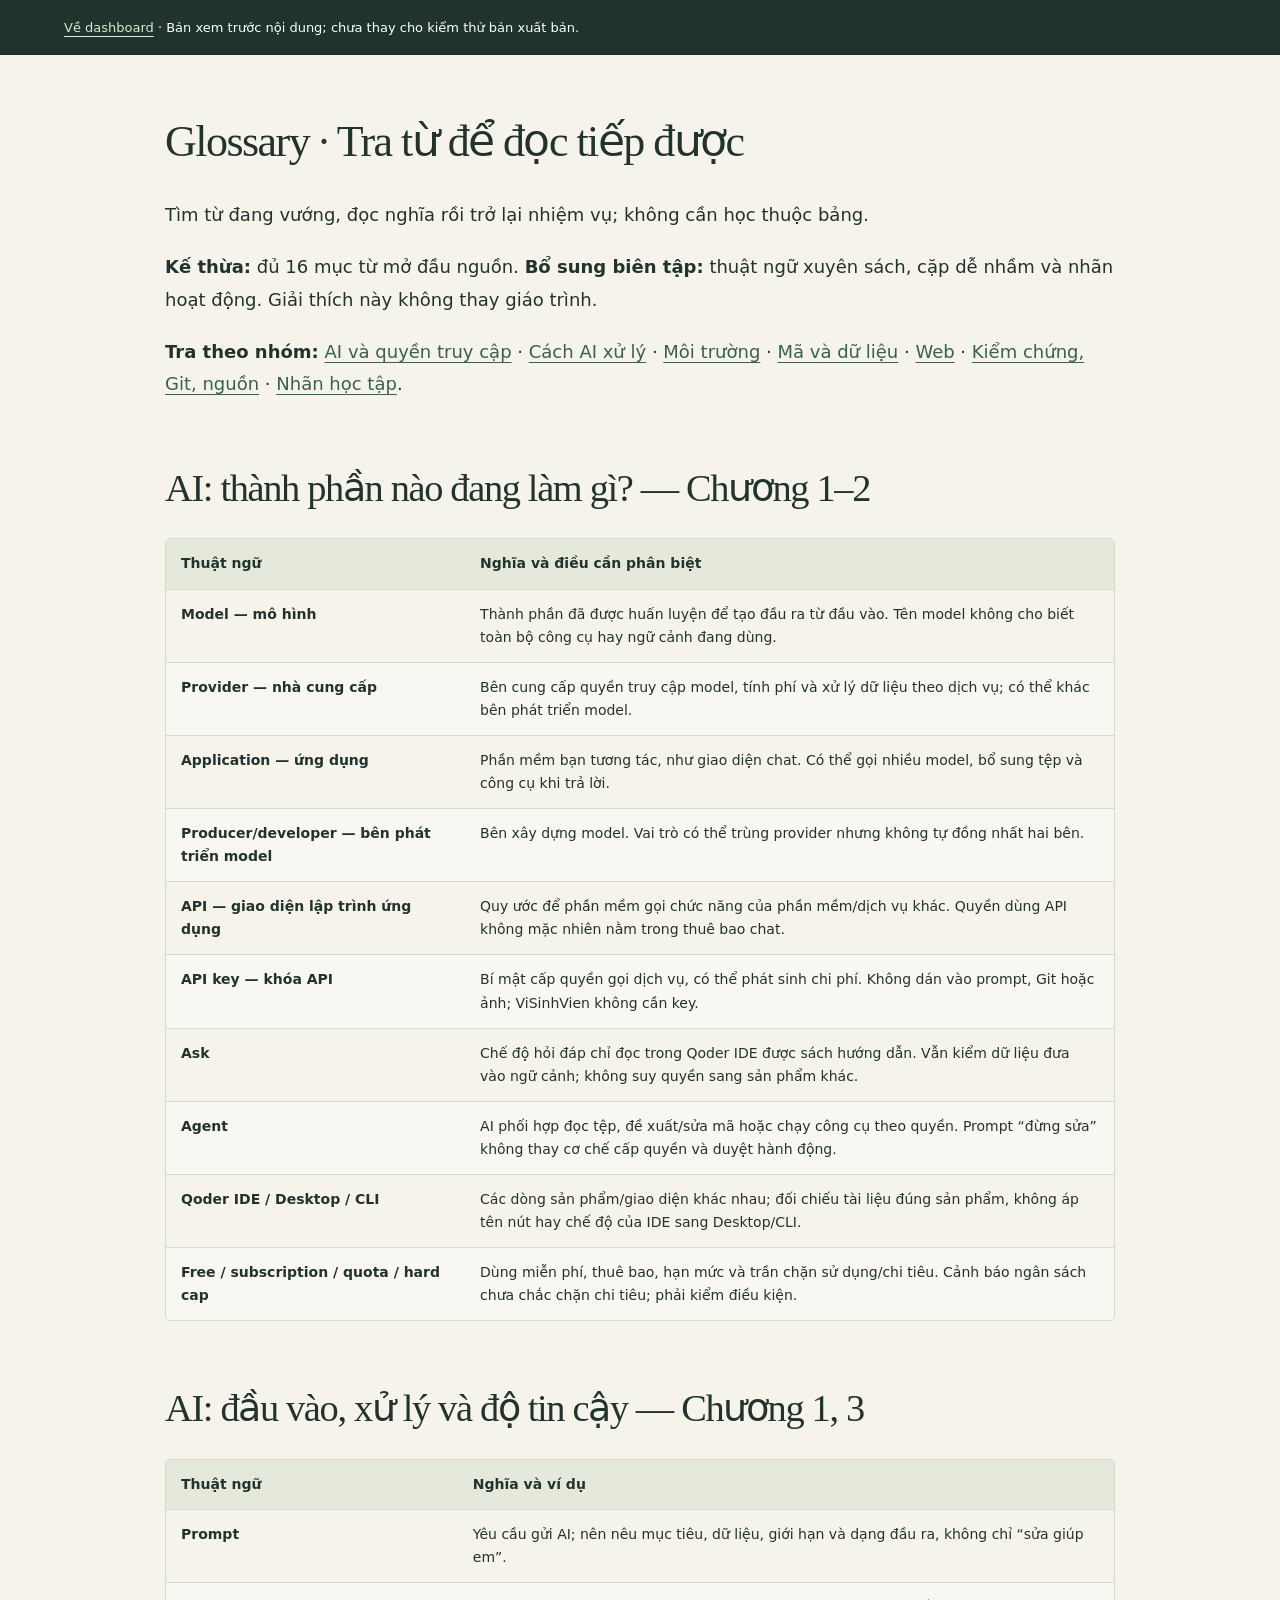
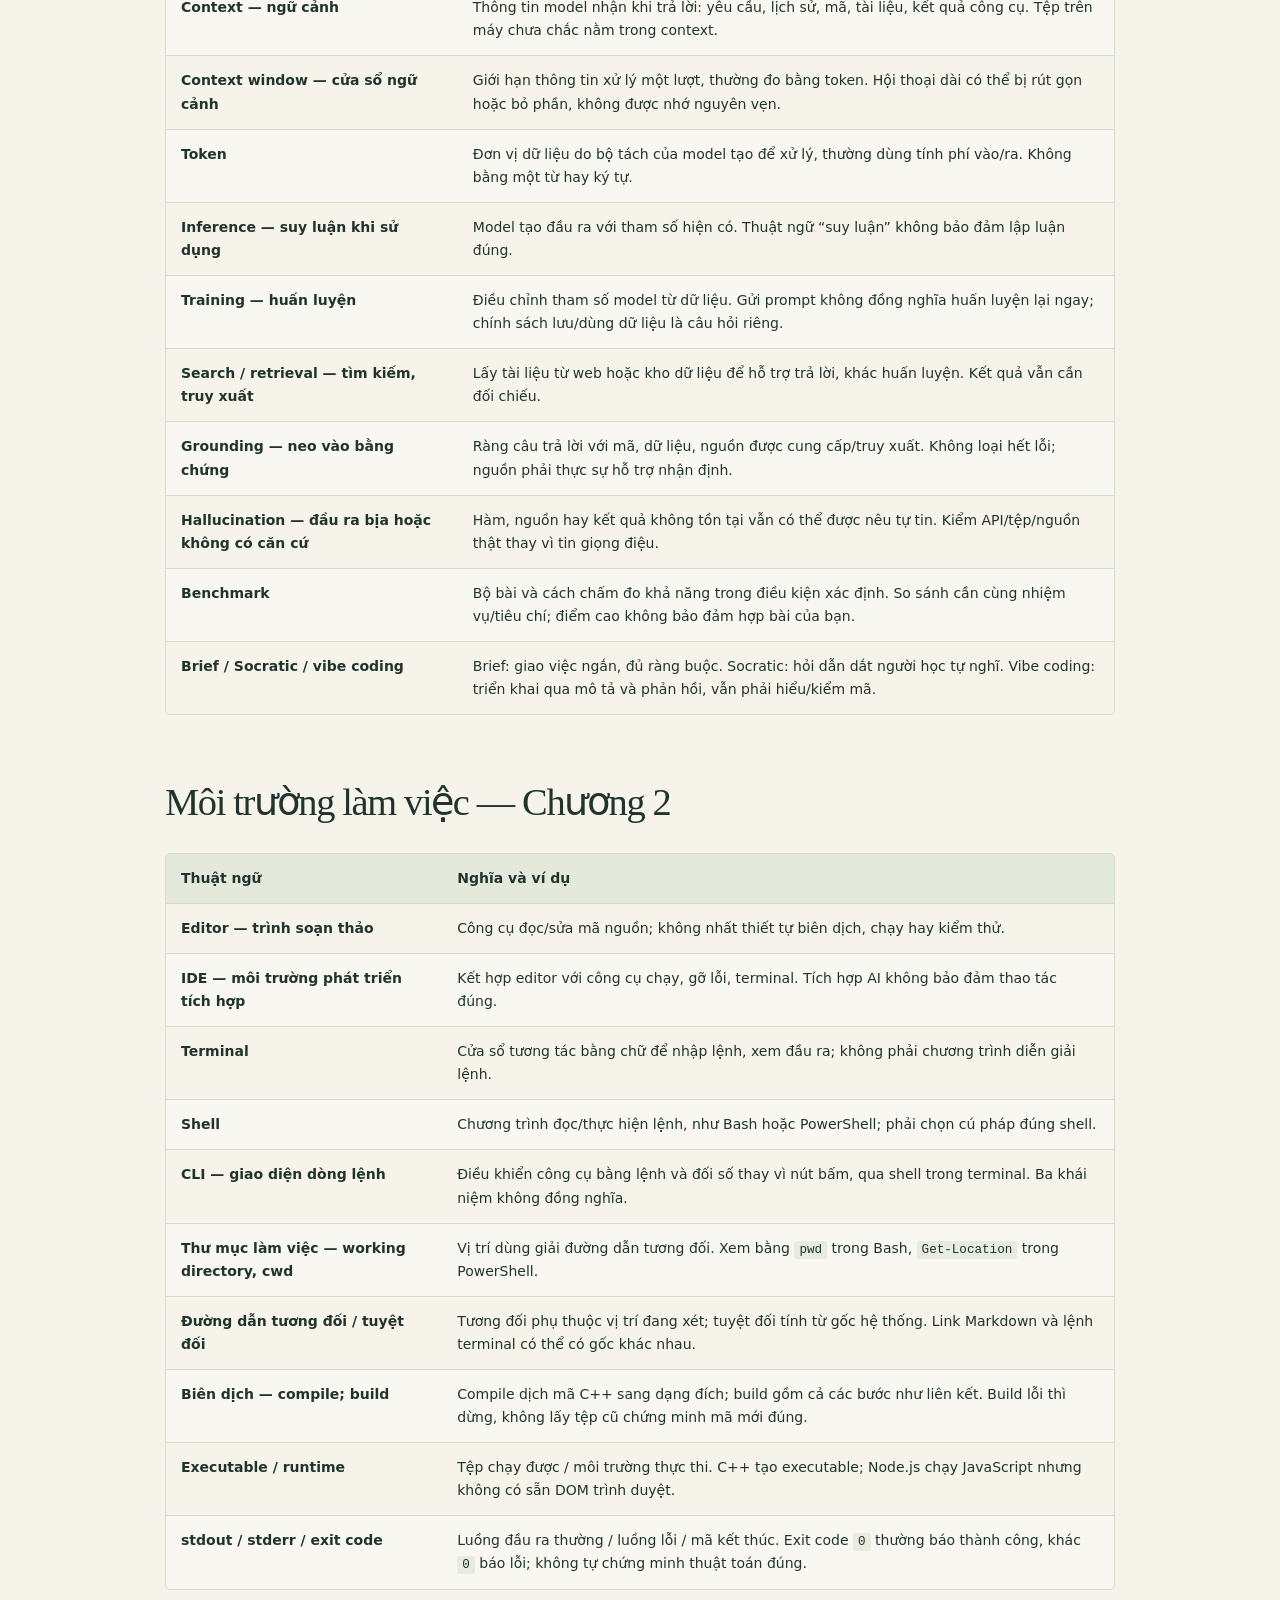
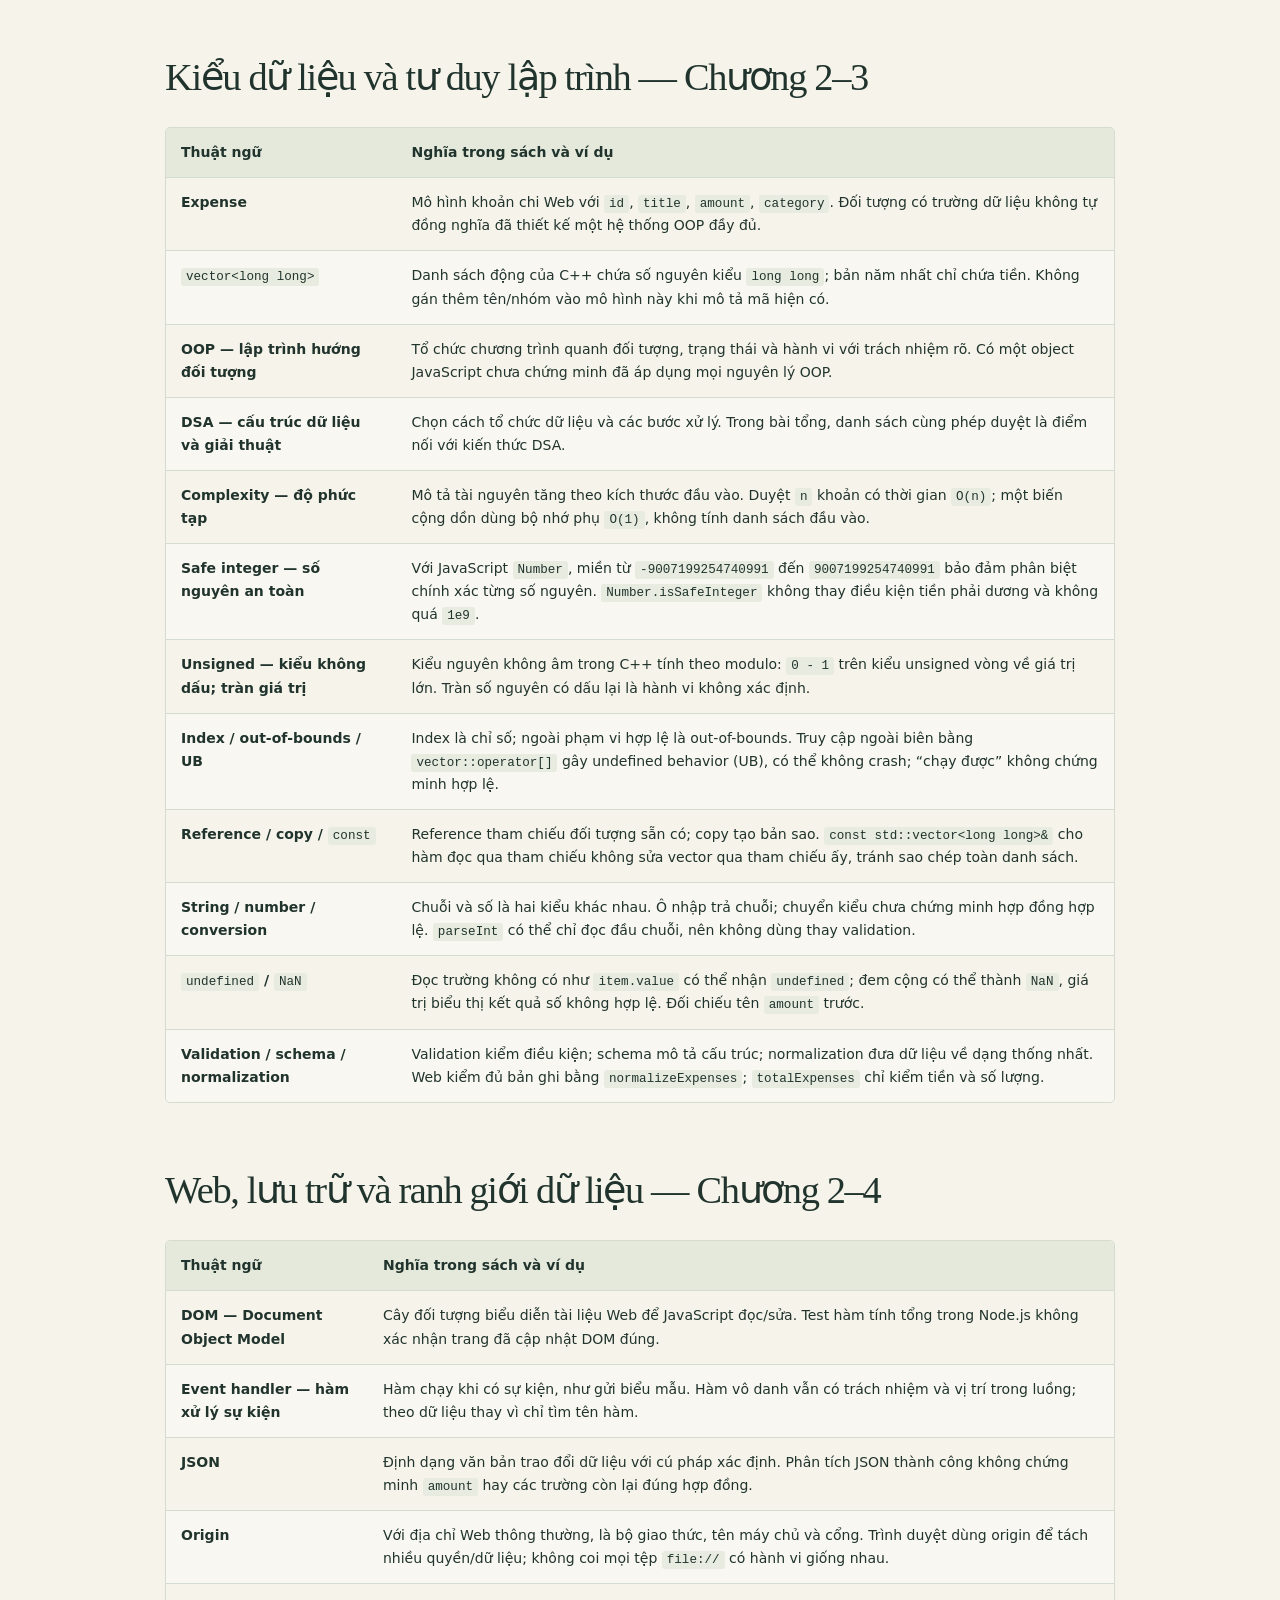
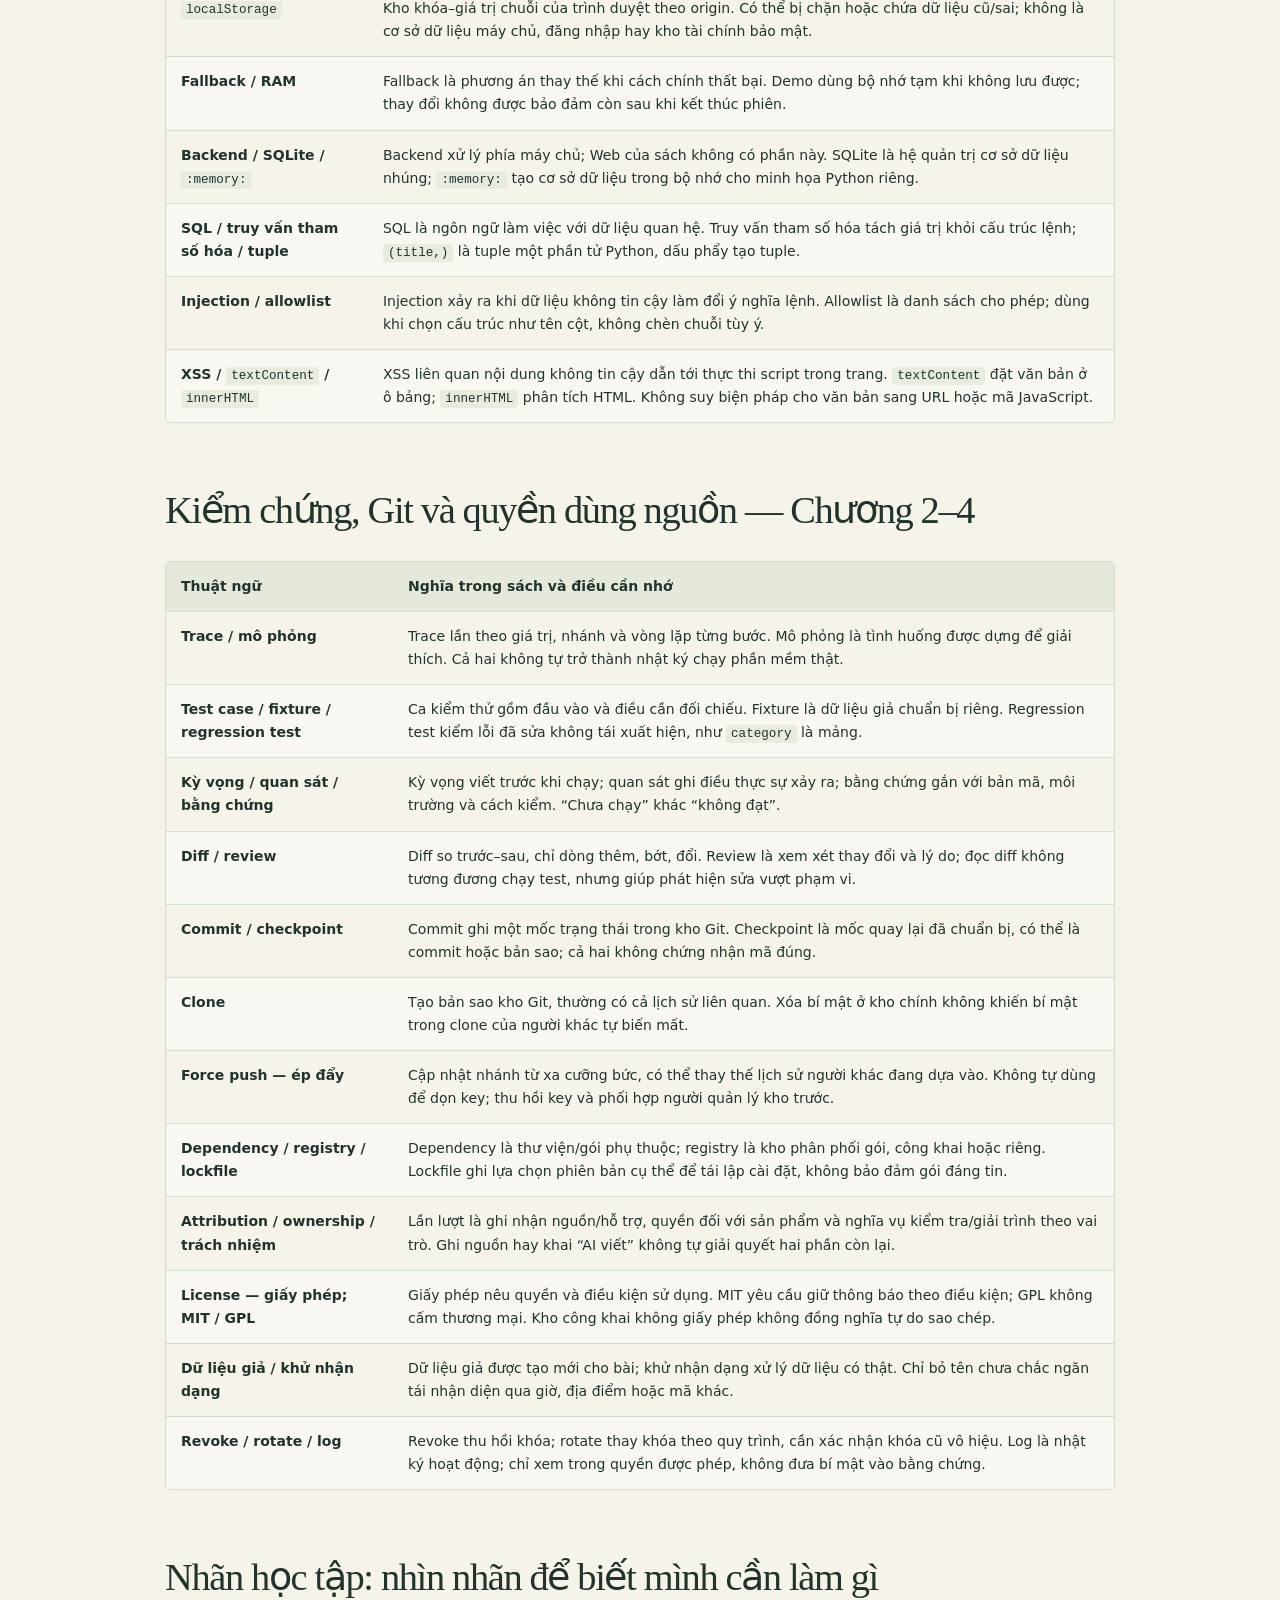
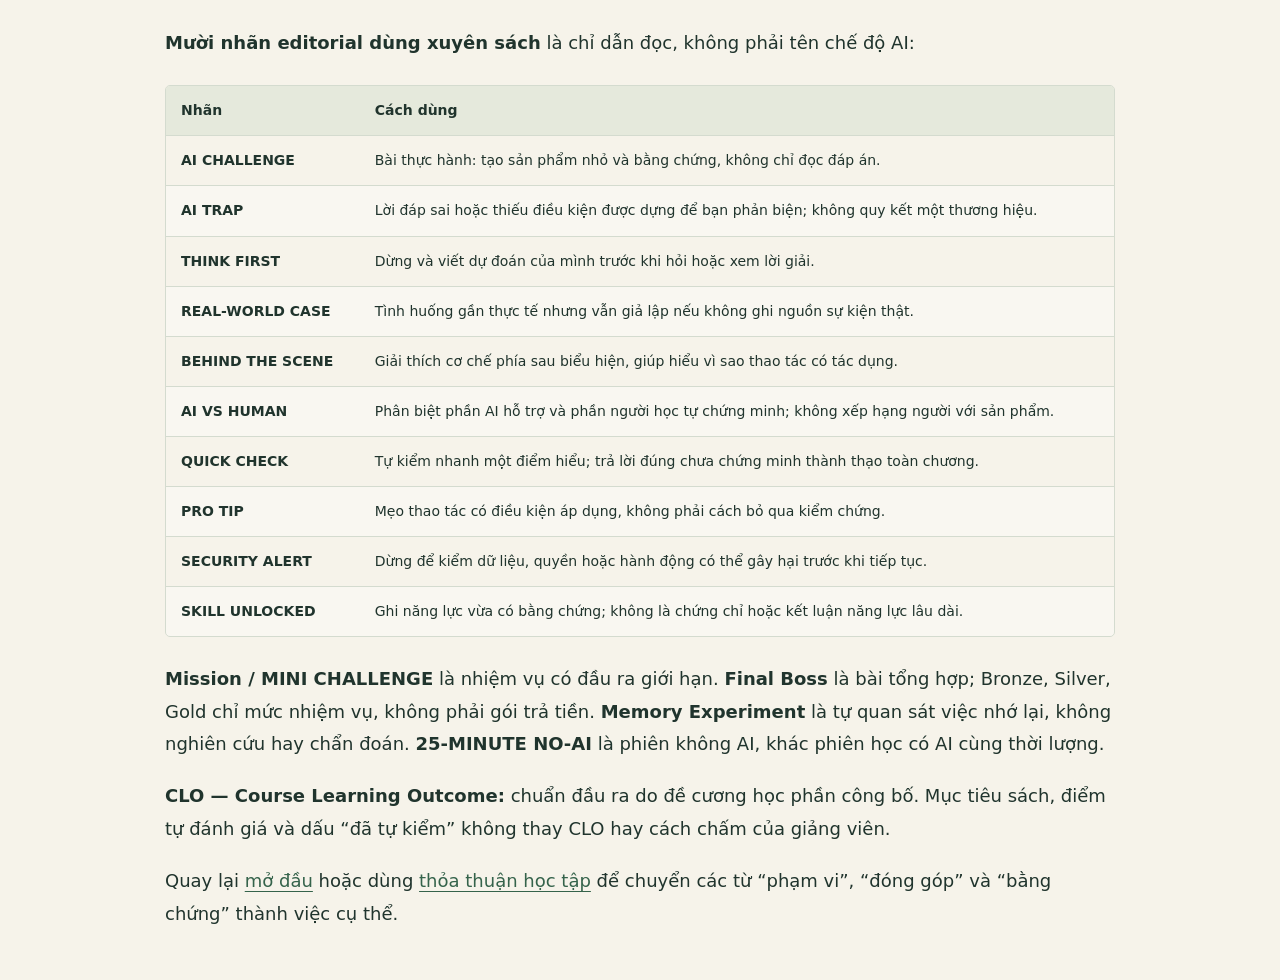
<file: dashboard/previews/glossary.html>
<!doctype html><html lang="vi"><meta charset="utf-8"><meta name="viewport" content="width=device-width,initial-scale=1"><title>Glossary · Tra từ để đọc tiếp được</title><style>:root{--paper:#f6f3ea;--ink:#20342d;--muted:#58685f;--green:#35634b;--soft:#dce8d0;--rust:#b95132;--yellow:#f2dfa5;--line:#d4dbcf;--font:18px;--nav:270px}*{box-sizing:border-box}html{scroll-behavior:smooth;scroll-padding-top:90px}body{margin:0;background:var(--paper);color:var(--ink);font:var(--font)/1.8 system-ui,-apple-system,'Segoe UI',sans-serif}a{color:var(--green);text-underline-offset:4px}button,input,select{font:inherit}button,select{cursor:pointer}button{padding:8px 15px;min-height:40px;border:1px solid #879b85;border-radius:5px;background:transparent;color:var(--ink)}button:hover{background:var(--soft)}a:focus-visible,button:focus-visible,input:focus-visible,select:focus-visible,summary:focus-visible{outline:3px solid var(--rust);outline-offset:4px}img{max-width:100%;height:auto}h1,h2,h3,h4{line-height:1.24;text-wrap:balance}h1,h2{font-family:Georgia,'Times New Roman',serif;font-weight:500;letter-spacing:-.035em}h1{font-size:clamp(48px,6vw,82px)}h2{font-size:clamp(31px,3vw,43px);margin:64px 0 25px}h3{font-size:24px;margin:40px 0 18px;letter-spacing:-.025em}h4{font-size:20px;margin:30px 0 16px}p{margin:0 0 20px}li{margin:8px 0}ul,ol{padding-left:26px}strong{font-weight:700}code{font: .87em/1.5 ui-monospace,Consolas,monospace;background:#e8ebdf;padding:2px 5px;border-radius:3px;overflow-wrap:anywhere}pre{margin:0;padding:23px;overflow-x:auto;max-width:100%;background:#21362f;color:#eef3e5;font-size:14px;line-height:1.65;tab-size:4}pre code{font:inherit;color:inherit;background:none;padding:0;border-radius:0;white-space:pre;overflow-wrap:normal}blockquote{margin:25px 0;padding:20px 24px;border-left:3px solid var(--green);background:#e8ecde;font-size:.96em}blockquote p:last-child{margin:0}hr{border:0;border-top:1px solid var(--line);margin:50px 0}.skip{position:fixed;left:12px;top:-100px;z-index:100;background:white;padding:12px}.skip:focus{top:12px}.sidebar{position:fixed;inset:0 auto 0 0;width:var(--nav);border-right:1px solid var(--line);padding:28px 22px 22px;background:#eceee3;overflow-y:auto;z-index:30}.brand{font:700 19px/1.25 system-ui;text-decoration:none;color:var(--ink);display:block;letter-spacing:-.03em}.brand small{display:block;font:11px/1.5 ui-monospace,monospace;letter-spacing:.08em;margin-top:9px;color:var(--muted)}.nav-search{margin:26px 0 16px;width:100%;background:transparent;border:1px solid #abb7a5;border-radius:5px;padding:9px 11px;font-size:13px}.toc{padding:0;list-style:none}.toc ul{list-style:none;margin:0 0 17px;padding:0 0 0 12px}.toc li{margin:3px 0}.toc a{display:block;font-size:12px;line-height:1.5;text-decoration:none;padding:5px 7px;border-radius:4px;color:#52634f}.toc>.toc-group>.chapter-link{font-size:13px;font-weight:700;color:var(--ink);margin-top:14px}.toc a:hover,.toc a.active{background:#dce5d0;color:#20342d}.nav-foot{font-size:11px;line-height:1.6;border-top:1px solid var(--line);padding-top:16px;margin-top:24px;color:var(--muted)}.topbar{height:62px;position:sticky;top:0;margin-left:var(--nav);display:flex;align-items:center;justify-content:space-between;padding:0 4vw;background:#f6f3eafa;border-bottom:1px solid var(--line);z-index:20;gap:12px}.top-label{font:11px/1.5 ui-monospace,monospace;letter-spacing:.12em;text-transform:uppercase}.tools{display:flex;align-items:center;gap:7px}.tools button{font-size:12px;padding:5px 9px;min-height:35px}.scroll-track{height:2px;position:absolute;bottom:0;left:0;right:0;background:var(--line)}#scroll-progress{height:100%;width:0;background:var(--rust)}.mobile-menu{display:none}.shade{display:none}main{margin-left:var(--nav)}.inner{max-width:1190px;padding:0 5vw;margin:auto}.eyebrow{font:11px/1.6 ui-monospace,monospace;letter-spacing:.17em;text-transform:uppercase}.hero{padding:64px 0 45px;border-bottom:1px solid var(--line)}.hero-grid{display:grid;grid-template-columns:1.05fr 1fr;gap:20px;align-items:center}.hero h1{margin:20px 0 25px}.hero h1 em{color:var(--rust);font-weight:400}.hero .lede{font-size:20px;line-height:1.6;max-width:620px}.hero-art{width:100%;border-radius:50% 50% 10px 10px}.hero-nav{display:flex;flex-wrap:wrap;gap:10px;margin-top:27px}.hero-nav a{padding:11px 17px;text-decoration:none;font-size:13px;border:1px solid var(--green);border-radius:4px}.hero-nav a:first-child{background:var(--green);color:#fff}.edition{font-size:11px;color:var(--muted);margin-top:35px;letter-spacing:.02em}.route-map{display:grid;grid-template-columns:repeat(4,1fr);margin:35px 0 0;border-top:1px solid var(--line)}.route-map a{padding:17px 12px 0 0;text-decoration:none;font-size:12px}.route-map b{display:block;font:23px Georgia;margin-bottom:5px}.intro{padding:20px 0 60px}.chapter{padding:70px 0 50px;border-top:1px solid var(--line)}.chapter-heading{display:grid;grid-template-columns:90px 1fr;gap:25px;align-items:start;margin:0 0 32px}.chapter-num{font:75px/.95 Georgia;color:var(--rust);letter-spacing:-.06em}.chapter-heading h2{font-size:clamp(36px,4.4vw,63px);margin:12px 0 18px;max-width:760px}.chapter-heading p{font-size:15px;color:var(--muted);line-height:1.65;max-width:720px}.opener{margin:0 0 50px}.opener img{width:100%;border:1px solid var(--line);border-radius:8px}.prose{max-width:900px;margin:0 auto;min-width:0}.prose>p:first-child{font-size:1.08em}.prose figure{margin:36px 0}.prose figure img{width:100%;border-radius:7px;border:1px solid var(--line);background:#f6f3ea}figcaption{font-size:12px;line-height:1.55;color:var(--muted);margin-top:8px}figcaption a{white-space:nowrap}.table-scroll{overflow-x:auto;max-width:100%;border:1px solid var(--line);border-radius:5px;margin:26px 0}table{border-collapse:collapse;min-width:570px;width:100%;font-size:14px;line-height:1.65}th{text-align:left;background:#e5e9dc;font-weight:650}td,th{padding:13px 15px;vertical-align:top;border-bottom:1px solid var(--line)}tr:last-child td{border-bottom:0}td code,th code{font-size:.9em}tbody tr:nth-child(even){background:#fff5}.code-wrap{margin:25px 0;min-width:0;max-width:100%;border-radius:6px;overflow:hidden}.code-top{background:#324b40;color:#dde6d6;padding:7px 14px;display:flex;justify-content:space-between;align-items:center;font:11px/1.5 ui-monospace,monospace}.code-top button{font:11px system-ui;min-height:28px;padding:3px 9px;color:#f4f7ef;border-color:#9eb19b}.code-top button:hover{background:#48624f}.answer{margin:30px 0;border-top:1px solid #a9b9a0;border-bottom:1px solid #a9b9a0;padding:4px 0}.answer summary{cursor:pointer;line-height:1.5;padding:17px 7px;font-size:16px;font-weight:650}.answer-body{padding:15px 8px 20px;min-width:0}.answer summary::marker{color:var(--rust)}.answer[open]{background:#f0f1e5}.instructor{font-size:14px}.widget{border:1px solid #b2c3a5;background:#e9edde;padding:26px;border-radius:8px;margin:34px 0}.widget h3{margin:8px 0 14px;font:30px/1.2 Georgia}.widget p{font-size:14px}.widget label{display:block;font-size:12px;font-weight:600}.widget input,.widget select{width:100%;border:1px solid #9dad94;background:#fbfcf6;padding:9px;border-radius:4px;margin-top:6px;color:var(--ink)}.budget-grid{display:grid;grid-template-columns:repeat(3,1fr);gap:16px}.budget-result{display:flex;align-items:baseline;gap:15px;flex-wrap:wrap;margin:20px 0 0}.budget-result strong{font:38px/1.2 Georgia}.budget-result span{font-size:14px}.error{color:#91331e;font-weight:600}.trace-items{display:grid;grid-template-columns:repeat(3,1fr);gap:12px;margin:22px 0}.trace-item{border:1px solid #bbc8af;padding:18px 10px;text-align:center;border-radius:5px}.trace-item small{display:block;font:11px/1.4 ui-monospace,monospace}.trace-item b{font:28px/1.5 Georgia}.trace-item.added{background:#bfd7a5;border-color:#5b7946}.trace-item.current{outline:2px solid var(--rust);outline-offset:2px}.trace-controls{display:flex;align-items:end;gap:10px;flex-wrap:wrap}.trace-controls label{flex:1;min-width:160px}.trace-state{margin-top:18px;font-size:15px;min-height:54px}.quiz fieldset{border:0;padding:0;margin:0}.quiz legend{font-size:17px;font-weight:650;margin-bottom:15px}.quiz label{font-weight:400;font-size:15px;margin:9px 0;display:flex;gap:10px;align-items:start}.quiz input{width:auto;margin:6px 0 0}.quiz-result{margin-top:14px!important}.chapter-end{max-width:900px;margin:40px auto 0;padding:22px 0;border-top:1px solid var(--line);display:flex;align-items:center;justify-content:space-between;gap:15px;font-size:13px}.chapter-end button[aria-pressed=true]{background:var(--green);color:white}.study-status{font:11px/1.5 ui-monospace,monospace;color:var(--muted)}.supplement{border-top:1px solid var(--line);padding:60px 0}.supplement>.section-title{font-size:44px;margin:12px 0 32px}.footer{padding:50px 0;border-top:1px solid var(--line);font-size:13px;color:var(--muted)}.footer strong{font:26px Georgia;color:var(--ink)}.sr-only{position:absolute;width:1px;height:1px;padding:0;margin:-1px;overflow:hidden;clip:rect(0,0,0,0);white-space:nowrap;border:0}[hidden]{display:none!important}.focus .sidebar{display:none}.focus .topbar,.focus main{margin-left:0}.focus .inner{max-width:1100px}.focus .top-label{display:none}@media(min-width:1600px){:root{--nav:300px}.sidebar{padding:35px 28px}.inner{padding:0 65px}}@media(max-width:1150px){.hero-grid{grid-template-columns:1fr}.hero-art{max-height:440px;object-fit:contain;border-radius:0}.hero h1{max-width:680px}.hero .lede{max-width:650px}.top-label{display:none}}@media(max-width:950px){.sidebar{transform:translateX(-100%);width:280px;visibility:hidden}.topbar,main{margin-left:0}.mobile-menu{display:block}.nav-open .sidebar{transform:translateX(0);visibility:visible}.nav-open .shade{display:block;position:fixed;inset:0;background:#10241966;z-index:25;border:0;border-radius:0;width:100%;height:100%}.focus .sidebar{display:block}.inner{padding:0 6vw}.top-label{display:block}.hero{padding-top:42px}}@media(max-width:580px){body{font-size:var(--font)}.inner{padding:0 20px}.topbar{padding:0 14px}.top-label{display:none}.tools{gap:4px}.tools button{padding:5px 7px;font-size:11px}#focus-toggle{display:none}.hero{padding-top:33px}.hero h1{font-size:48px}.hero .lede{font-size:18px}.hero-art{max-height:none}.hero-nav a{font-size:12px}.route-map{grid-template-columns:repeat(2,1fr)}.route-map a{padding:12px 10px 0 0}.chapter{padding-top:42px}.chapter-heading{grid-template-columns:44px 1fr;gap:12px}.chapter-num{font-size:40px}.chapter-heading h2{font-size:35px;margin-top:8px}.chapter-heading p{font-size:13px}.opener{margin-bottom:30px}h2{font-size:31px;margin-top:42px}h3{font-size:22px}.widget{padding:17px}.budget-grid{grid-template-columns:repeat(2,1fr);gap:12px}.budget-result strong{font-size:32px}.trace-items{gap:7px}.trace-item{padding:12px 5px}.trace-item b{font-size:22px}.trace-item small{font-size:9px}.chapter-end{flex-direction:column;align-items:flex-start}.prose figure{margin:26px 0}.code-top{padding:7px 10px}pre{padding:16px}.supplement>.section-title{font-size:36px}}@media(prefers-reduced-motion:reduce){html{scroll-behavior:auto}}@page{size:A4;margin:18mm}@media print{body{background:white;font:10.5pt/1.6 Georgia;color:#111}.sidebar,.topbar,.hero-nav,.route-map,.shade,.skip,.tools,.code-top button,.chapter-end,.widget button,.quiz,.nav-foot{display:none!important}main{margin:0}.inner{max-width:none;padding:0}.hero{padding-top:0}.hero-grid{grid-template-columns:1fr 1fr}.hero h1{font-size:40pt}.hero-art{max-height:100mm}.hero .lede{font-size:13pt}.hero .edition{font-size:8pt}.chapter,.supplement{break-before:page;padding-top:10mm}.chapter-heading h2{font-size:28pt}.chapter-num{font-size:42pt}.opener img{max-height:90mm;object-fit:contain}.prose{max-width:none}.prose h2{font-size:21pt}.prose h3{font-size:15pt}h2,h3,h4,summary{break-after:avoid}.prose figure{break-inside:avoid}.prose figure img{max-height:115mm;object-fit:contain}.table-scroll{overflow:visible}table{min-width:0;font-size:8.5pt}td,th{padding:6pt}pre{white-space:pre-wrap;overflow:visible;color:#111;background:#f1f1ec;font-size:8pt;overflow-wrap:anywhere}pre code{white-space:pre-wrap}.code-wrap{break-inside:avoid}.answer-body{display:block!important}.answer{border-color:#aaa}.widget{break-inside:avoid}.footer{font-size:9pt}a{color:inherit}.study-status{display:none}}
main{margin:0}.preview-header{padding:16px 5vw;background:#20342d;color:#fff;font-size:13px}.preview-header a{color:#dce8d0}.preview-main{max-width:1000px;margin:auto;padding:30px 25px}.pending{font-size:13px;color:#58685f;border-left:2px solid #aaa;padding:10px}h1{font-size:44px}</style><body><header class="preview-header"><a href="../index.html">Về dashboard</a> · Bản xem trước nội dung; chưa thay cho kiểm thử bản xuất bản.</header><main class="preview-main prose"><h1>Glossary · Tra từ để đọc tiếp được</h1>
<p>Tìm từ đang vướng, đọc nghĩa rồi trở lại nhiệm vụ; không cần học thuộc bảng.</p>
<p><strong>Kế thừa:</strong> đủ 16 mục từ mở đầu nguồn. <strong>Bổ sung biên tập:</strong> thuật ngữ xuyên sách, cặp dễ nhầm và nhãn hoạt động. Giải thích này không thay giáo trình.</p>
<p><strong>Tra theo nhóm:</strong> <a href="#ai-access">AI và quyền truy cập</a> · <a href="#ai-process">Cách AI xử lý</a> · <a href="#environment">Môi trường</a> · <a href="#code-data">Mã và dữ liệu</a> · <a href="#web">Web</a> · <a href="#evidence">Kiểm chứng, Git, nguồn</a> · <a href="#labels">Nhãn học tập</a>.</p>
<p><a id="ai-access"></a></p>
<h2>AI: thành phần nào đang làm gì? — Chương 1–2</h2>
<div class="table-scroll"><table>
<thead>
<tr>
<th>Thuật ngữ</th>
<th>Nghĩa và điều cần phân biệt</th>
</tr>
</thead>
<tbody>
<tr>
<td><strong>Model — mô hình</strong></td>
<td>Thành phần đã được huấn luyện để tạo đầu ra từ đầu vào. Tên model không cho biết toàn bộ công cụ hay ngữ cảnh đang dùng.</td>
</tr>
<tr>
<td><strong>Provider — nhà cung cấp</strong></td>
<td>Bên cung cấp quyền truy cập model, tính phí và xử lý dữ liệu theo dịch vụ; có thể khác bên phát triển model.</td>
</tr>
<tr>
<td><strong>Application — ứng dụng</strong></td>
<td>Phần mềm bạn tương tác, như giao diện chat. Có thể gọi nhiều model, bổ sung tệp và công cụ khi trả lời.</td>
</tr>
<tr>
<td><strong>Producer/developer — bên phát triển model</strong></td>
<td>Bên xây dựng model. Vai trò có thể trùng provider nhưng không tự đồng nhất hai bên.</td>
</tr>
<tr>
<td><strong>API — giao diện lập trình ứng dụng</strong></td>
<td>Quy ước để phần mềm gọi chức năng của phần mềm/dịch vụ khác. Quyền dùng API không mặc nhiên nằm trong thuê bao chat.</td>
</tr>
<tr>
<td><strong>API key — khóa API</strong></td>
<td>Bí mật cấp quyền gọi dịch vụ, có thể phát sinh chi phí. Không dán vào prompt, Git hoặc ảnh; ViSinhVien không cần key.</td>
</tr>
<tr>
<td><strong>Ask</strong></td>
<td>Chế độ hỏi đáp chỉ đọc trong Qoder IDE được sách hướng dẫn. Vẫn kiểm dữ liệu đưa vào ngữ cảnh; không suy quyền sang sản phẩm khác.</td>
</tr>
<tr>
<td><strong>Agent</strong></td>
<td>AI phối hợp đọc tệp, đề xuất/sửa mã hoặc chạy công cụ theo quyền. Prompt “đừng sửa” không thay cơ chế cấp quyền và duyệt hành động.</td>
</tr>
<tr>
<td><strong>Qoder IDE / Desktop / CLI</strong></td>
<td>Các dòng sản phẩm/giao diện khác nhau; đối chiếu tài liệu đúng sản phẩm, không áp tên nút hay chế độ của IDE sang Desktop/CLI.</td>
</tr>
<tr>
<td><strong>Free / subscription / quota / hard cap</strong></td>
<td>Dùng miễn phí, thuê bao, hạn mức và trần chặn sử dụng/chi tiêu. Cảnh báo ngân sách chưa chắc chặn chi tiêu; phải kiểm điều kiện.</td>
</tr>
</tbody>
</table></div>
<p><a id="ai-process"></a></p>
<h2>AI: đầu vào, xử lý và độ tin cậy — Chương 1, 3</h2>
<div class="table-scroll"><table>
<thead>
<tr>
<th>Thuật ngữ</th>
<th>Nghĩa và ví dụ</th>
</tr>
</thead>
<tbody>
<tr>
<td><strong>Prompt</strong></td>
<td>Yêu cầu gửi AI; nên nêu mục tiêu, dữ liệu, giới hạn và dạng đầu ra, không chỉ “sửa giúp em”.</td>
</tr>
<tr>
<td><strong>Context — ngữ cảnh</strong></td>
<td>Thông tin model nhận khi trả lời: yêu cầu, lịch sử, mã, tài liệu, kết quả công cụ. Tệp trên máy chưa chắc nằm trong context.</td>
</tr>
<tr>
<td><strong>Context window — cửa sổ ngữ cảnh</strong></td>
<td>Giới hạn thông tin xử lý một lượt, thường đo bằng token. Hội thoại dài có thể bị rút gọn hoặc bỏ phần, không được nhớ nguyên vẹn.</td>
</tr>
<tr>
<td><strong>Token</strong></td>
<td>Đơn vị dữ liệu do bộ tách của model tạo để xử lý, thường dùng tính phí vào/ra. Không bằng một từ hay ký tự.</td>
</tr>
<tr>
<td><strong>Inference — suy luận khi sử dụng</strong></td>
<td>Model tạo đầu ra với tham số hiện có. Thuật ngữ “suy luận” không bảo đảm lập luận đúng.</td>
</tr>
<tr>
<td><strong>Training — huấn luyện</strong></td>
<td>Điều chỉnh tham số model từ dữ liệu. Gửi prompt không đồng nghĩa huấn luyện lại ngay; chính sách lưu/dùng dữ liệu là câu hỏi riêng.</td>
</tr>
<tr>
<td><strong>Search / retrieval — tìm kiếm, truy xuất</strong></td>
<td>Lấy tài liệu từ web hoặc kho dữ liệu để hỗ trợ trả lời, khác huấn luyện. Kết quả vẫn cần đối chiếu.</td>
</tr>
<tr>
<td><strong>Grounding — neo vào bằng chứng</strong></td>
<td>Ràng câu trả lời với mã, dữ liệu, nguồn được cung cấp/truy xuất. Không loại hết lỗi; nguồn phải thực sự hỗ trợ nhận định.</td>
</tr>
<tr>
<td><strong>Hallucination — đầu ra bịa hoặc không có căn cứ</strong></td>
<td>Hàm, nguồn hay kết quả không tồn tại vẫn có thể được nêu tự tin. Kiểm API/tệp/nguồn thật thay vì tin giọng điệu.</td>
</tr>
<tr>
<td><strong>Benchmark</strong></td>
<td>Bộ bài và cách chấm đo khả năng trong điều kiện xác định. So sánh cần cùng nhiệm vụ/tiêu chí; điểm cao không bảo đảm hợp bài của bạn.</td>
</tr>
<tr>
<td><strong>Brief / Socratic / vibe coding</strong></td>
<td>Brief: giao việc ngắn, đủ ràng buộc. Socratic: hỏi dẫn dắt người học tự nghĩ. Vibe coding: triển khai qua mô tả và phản hồi, vẫn phải hiểu/kiểm mã.</td>
</tr>
</tbody>
</table></div>
<p><a id="environment"></a></p>
<h2>Môi trường làm việc — Chương 2</h2>
<div class="table-scroll"><table>
<thead>
<tr>
<th>Thuật ngữ</th>
<th>Nghĩa và ví dụ</th>
</tr>
</thead>
<tbody>
<tr>
<td><strong>Editor — trình soạn thảo</strong></td>
<td>Công cụ đọc/sửa mã nguồn; không nhất thiết tự biên dịch, chạy hay kiểm thử.</td>
</tr>
<tr>
<td><strong>IDE — môi trường phát triển tích hợp</strong></td>
<td>Kết hợp editor với công cụ chạy, gỡ lỗi, terminal. Tích hợp AI không bảo đảm thao tác đúng.</td>
</tr>
<tr>
<td><strong>Terminal</strong></td>
<td>Cửa sổ tương tác bằng chữ để nhập lệnh, xem đầu ra; không phải chương trình diễn giải lệnh.</td>
</tr>
<tr>
<td><strong>Shell</strong></td>
<td>Chương trình đọc/thực hiện lệnh, như Bash hoặc PowerShell; phải chọn cú pháp đúng shell.</td>
</tr>
<tr>
<td><strong>CLI — giao diện dòng lệnh</strong></td>
<td>Điều khiển công cụ bằng lệnh và đối số thay vì nút bấm, qua shell trong terminal. Ba khái niệm không đồng nghĩa.</td>
</tr>
<tr>
<td><strong>Thư mục làm việc — working directory, cwd</strong></td>
<td>Vị trí dùng giải đường dẫn tương đối. Xem bằng <code>pwd</code> trong Bash, <code>Get-Location</code> trong PowerShell.</td>
</tr>
<tr>
<td><strong>Đường dẫn tương đối / tuyệt đối</strong></td>
<td>Tương đối phụ thuộc vị trí đang xét; tuyệt đối tính từ gốc hệ thống. Link Markdown và lệnh terminal có thể có gốc khác nhau.</td>
</tr>
<tr>
<td><strong>Biên dịch — compile; build</strong></td>
<td>Compile dịch mã C++ sang dạng đích; build gồm cả các bước như liên kết. Build lỗi thì dừng, không lấy tệp cũ chứng minh mã mới đúng.</td>
</tr>
<tr>
<td><strong>Executable / runtime</strong></td>
<td>Tệp chạy được / môi trường thực thi. C++ tạo executable; Node.js chạy JavaScript nhưng không có sẵn DOM trình duyệt.</td>
</tr>
<tr>
<td><strong>stdout / stderr / exit code</strong></td>
<td>Luồng đầu ra thường / luồng lỗi / mã kết thúc. Exit code <code>0</code> thường báo thành công, khác <code>0</code> báo lỗi; không tự chứng minh thuật toán đúng.</td>
</tr>
</tbody>
</table></div>
<p><a id="code-data"></a></p>
<h2>Kiểu dữ liệu và tư duy lập trình — Chương 2–3</h2>
<div class="table-scroll"><table>
<thead>
<tr>
<th>Thuật ngữ</th>
<th>Nghĩa trong sách và ví dụ</th>
</tr>
</thead>
<tbody>
<tr>
<td><strong>Expense</strong></td>
<td>Mô hình khoản chi Web với <code>id</code>, <code>title</code>, <code>amount</code>, <code>category</code>. Đối tượng có trường dữ liệu không tự đồng nghĩa đã thiết kế một hệ thống OOP đầy đủ.</td>
</tr>
<tr>
<td><strong><code>vector&lt;long long&gt;</code></strong></td>
<td>Danh sách động của C++ chứa số nguyên kiểu <code>long long</code>; bản năm nhất chỉ chứa tiền. Không gán thêm tên/nhóm vào mô hình này khi mô tả mã hiện có.</td>
</tr>
<tr>
<td><strong>OOP — lập trình hướng đối tượng</strong></td>
<td>Tổ chức chương trình quanh đối tượng, trạng thái và hành vi với trách nhiệm rõ. Có một object JavaScript chưa chứng minh đã áp dụng mọi nguyên lý OOP.</td>
</tr>
<tr>
<td><strong>DSA — cấu trúc dữ liệu và giải thuật</strong></td>
<td>Chọn cách tổ chức dữ liệu và các bước xử lý. Trong bài tổng, danh sách cùng phép duyệt là điểm nối với kiến thức DSA.</td>
</tr>
<tr>
<td><strong>Complexity — độ phức tạp</strong></td>
<td>Mô tả tài nguyên tăng theo kích thước đầu vào. Duyệt <code>n</code> khoản có thời gian <code>O(n)</code>; một biến cộng dồn dùng bộ nhớ phụ <code>O(1)</code>, không tính danh sách đầu vào.</td>
</tr>
<tr>
<td><strong>Safe integer — số nguyên an toàn</strong></td>
<td>Với JavaScript <code>Number</code>, miền từ <code>-9007199254740991</code> đến <code>9007199254740991</code> bảo đảm phân biệt chính xác từng số nguyên. <code>Number.isSafeInteger</code> không thay điều kiện tiền phải dương và không quá <code>1e9</code>.</td>
</tr>
<tr>
<td><strong>Unsigned — kiểu không dấu; tràn giá trị</strong></td>
<td>Kiểu nguyên không âm trong C++ tính theo modulo: <code>0 - 1</code> trên kiểu unsigned vòng về giá trị lớn. Tràn số nguyên có dấu lại là hành vi không xác định.</td>
</tr>
<tr>
<td><strong>Index / out-of-bounds / UB</strong></td>
<td>Index là chỉ số; ngoài phạm vi hợp lệ là out-of-bounds. Truy cập ngoài biên bằng <code>vector::operator[]</code> gây undefined behavior (UB), có thể không crash; “chạy được” không chứng minh hợp lệ.</td>
</tr>
<tr>
<td><strong>Reference / copy / <code>const</code></strong></td>
<td>Reference tham chiếu đối tượng sẵn có; copy tạo bản sao. <code>const std::vector&lt;long long&gt;&amp;</code> cho hàm đọc qua tham chiếu không sửa vector qua tham chiếu ấy, tránh sao chép toàn danh sách.</td>
</tr>
<tr>
<td><strong>String / number / conversion</strong></td>
<td>Chuỗi và số là hai kiểu khác nhau. Ô nhập trả chuỗi; chuyển kiểu chưa chứng minh hợp đồng hợp lệ. <code>parseInt</code> có thể chỉ đọc đầu chuỗi, nên không dùng thay validation.</td>
</tr>
<tr>
<td><strong><code>undefined</code> / <code>NaN</code></strong></td>
<td>Đọc trường không có như <code>item.value</code> có thể nhận <code>undefined</code>; đem cộng có thể thành <code>NaN</code>, giá trị biểu thị kết quả số không hợp lệ. Đối chiếu tên <code>amount</code> trước.</td>
</tr>
<tr>
<td><strong>Validation / schema / normalization</strong></td>
<td>Validation kiểm điều kiện; schema mô tả cấu trúc; normalization đưa dữ liệu về dạng thống nhất. Web kiểm đủ bản ghi bằng <code>normalizeExpenses</code>; <code>totalExpenses</code> chỉ kiểm tiền và số lượng.</td>
</tr>
</tbody>
</table></div>
<p><a id="web"></a></p>
<h2>Web, lưu trữ và ranh giới dữ liệu — Chương 2–4</h2>
<div class="table-scroll"><table>
<thead>
<tr>
<th>Thuật ngữ</th>
<th>Nghĩa trong sách và ví dụ</th>
</tr>
</thead>
<tbody>
<tr>
<td><strong>DOM — Document Object Model</strong></td>
<td>Cây đối tượng biểu diễn tài liệu Web để JavaScript đọc/sửa. Test hàm tính tổng trong Node.js không xác nhận trang đã cập nhật DOM đúng.</td>
</tr>
<tr>
<td><strong>Event handler — hàm xử lý sự kiện</strong></td>
<td>Hàm chạy khi có sự kiện, như gửi biểu mẫu. Hàm vô danh vẫn có trách nhiệm và vị trí trong luồng; theo dữ liệu thay vì chỉ tìm tên hàm.</td>
</tr>
<tr>
<td><strong>JSON</strong></td>
<td>Định dạng văn bản trao đổi dữ liệu với cú pháp xác định. Phân tích JSON thành công không chứng minh <code>amount</code> hay các trường còn lại đúng hợp đồng.</td>
</tr>
<tr>
<td><strong>Origin</strong></td>
<td>Với địa chỉ Web thông thường, là bộ giao thức, tên máy chủ và cổng. Trình duyệt dùng origin để tách nhiều quyền/dữ liệu; không coi mọi tệp <code>file://</code> có hành vi giống nhau.</td>
</tr>
<tr>
<td><strong><code>localStorage</code></strong></td>
<td>Kho khóa–giá trị chuỗi của trình duyệt theo origin. Có thể bị chặn hoặc chứa dữ liệu cũ/sai; không là cơ sở dữ liệu máy chủ, đăng nhập hay kho tài chính bảo mật.</td>
</tr>
<tr>
<td><strong>Fallback / RAM</strong></td>
<td>Fallback là phương án thay thế khi cách chính thất bại. Demo dùng bộ nhớ tạm khi không lưu được; thay đổi không được bảo đảm còn sau khi kết thúc phiên.</td>
</tr>
<tr>
<td><strong>Backend / SQLite / <code>:memory:</code></strong></td>
<td>Backend xử lý phía máy chủ; Web của sách không có phần này. SQLite là hệ quản trị cơ sở dữ liệu nhúng; <code>:memory:</code> tạo cơ sở dữ liệu trong bộ nhớ cho minh họa Python riêng.</td>
</tr>
<tr>
<td><strong>SQL / truy vấn tham số hóa / tuple</strong></td>
<td>SQL là ngôn ngữ làm việc với dữ liệu quan hệ. Truy vấn tham số hóa tách giá trị khỏi cấu trúc lệnh; <code>(title,)</code> là tuple một phần tử Python, dấu phẩy tạo tuple.</td>
</tr>
<tr>
<td><strong>Injection / allowlist</strong></td>
<td>Injection xảy ra khi dữ liệu không tin cậy làm đổi ý nghĩa lệnh. Allowlist là danh sách cho phép; dùng khi chọn cấu trúc như tên cột, không chèn chuỗi tùy ý.</td>
</tr>
<tr>
<td><strong>XSS / <code>textContent</code> / <code>innerHTML</code></strong></td>
<td>XSS liên quan nội dung không tin cậy dẫn tới thực thi script trong trang. <code>textContent</code> đặt văn bản ở ô bảng; <code>innerHTML</code> phân tích HTML. Không suy biện pháp cho văn bản sang URL hoặc mã JavaScript.</td>
</tr>
</tbody>
</table></div>
<p><a id="evidence"></a></p>
<h2>Kiểm chứng, Git và quyền dùng nguồn — Chương 2–4</h2>
<div class="table-scroll"><table>
<thead>
<tr>
<th>Thuật ngữ</th>
<th>Nghĩa trong sách và điều cần nhớ</th>
</tr>
</thead>
<tbody>
<tr>
<td><strong>Trace / mô phỏng</strong></td>
<td>Trace lần theo giá trị, nhánh và vòng lặp từng bước. Mô phỏng là tình huống được dựng để giải thích. Cả hai không tự trở thành nhật ký chạy phần mềm thật.</td>
</tr>
<tr>
<td><strong>Test case / fixture / regression test</strong></td>
<td>Ca kiểm thử gồm đầu vào và điều cần đối chiếu. Fixture là dữ liệu giả chuẩn bị riêng. Regression test kiểm lỗi đã sửa không tái xuất hiện, như <code>category</code> là mảng.</td>
</tr>
<tr>
<td><strong>Kỳ vọng / quan sát / bằng chứng</strong></td>
<td>Kỳ vọng viết trước khi chạy; quan sát ghi điều thực sự xảy ra; bằng chứng gắn với bản mã, môi trường và cách kiểm. “Chưa chạy” khác “không đạt”.</td>
</tr>
<tr>
<td><strong>Diff / review</strong></td>
<td>Diff so trước–sau, chỉ dòng thêm, bớt, đổi. Review là xem xét thay đổi và lý do; đọc diff không tương đương chạy test, nhưng giúp phát hiện sửa vượt phạm vi.</td>
</tr>
<tr>
<td><strong>Commit / checkpoint</strong></td>
<td>Commit ghi một mốc trạng thái trong kho Git. Checkpoint là mốc quay lại đã chuẩn bị, có thể là commit hoặc bản sao; cả hai không chứng nhận mã đúng.</td>
</tr>
<tr>
<td><strong>Clone</strong></td>
<td>Tạo bản sao kho Git, thường có cả lịch sử liên quan. Xóa bí mật ở kho chính không khiến bí mật trong clone của người khác tự biến mất.</td>
</tr>
<tr>
<td><strong>Force push — ép đẩy</strong></td>
<td>Cập nhật nhánh từ xa cưỡng bức, có thể thay thế lịch sử người khác đang dựa vào. Không tự dùng để dọn key; thu hồi key và phối hợp người quản lý kho trước.</td>
</tr>
<tr>
<td><strong>Dependency / registry / lockfile</strong></td>
<td>Dependency là thư viện/gói phụ thuộc; registry là kho phân phối gói, công khai hoặc riêng. Lockfile ghi lựa chọn phiên bản cụ thể để tái lập cài đặt, không bảo đảm gói đáng tin.</td>
</tr>
<tr>
<td><strong>Attribution / ownership / trách nhiệm</strong></td>
<td>Lần lượt là ghi nhận nguồn/hỗ trợ, quyền đối với sản phẩm và nghĩa vụ kiểm tra/giải trình theo vai trò. Ghi nguồn hay khai “AI viết” không tự giải quyết hai phần còn lại.</td>
</tr>
<tr>
<td><strong>License — giấy phép; MIT / GPL</strong></td>
<td>Giấy phép nêu quyền và điều kiện sử dụng. MIT yêu cầu giữ thông báo theo điều kiện; GPL không cấm thương mại. Kho công khai không giấy phép không đồng nghĩa tự do sao chép.</td>
</tr>
<tr>
<td><strong>Dữ liệu giả / khử nhận dạng</strong></td>
<td>Dữ liệu giả được tạo mới cho bài; khử nhận dạng xử lý dữ liệu có thật. Chỉ bỏ tên chưa chắc ngăn tái nhận diện qua giờ, địa điểm hoặc mã khác.</td>
</tr>
<tr>
<td><strong>Revoke / rotate / log</strong></td>
<td>Revoke thu hồi khóa; rotate thay khóa theo quy trình, cần xác nhận khóa cũ vô hiệu. Log là nhật ký hoạt động; chỉ xem trong quyền được phép, không đưa bí mật vào bằng chứng.</td>
</tr>
</tbody>
</table></div>
<p><a id="labels"></a></p>
<h2>Nhãn học tập: nhìn nhãn để biết mình cần làm gì</h2>
<p><strong>Mười nhãn editorial dùng xuyên sách</strong> là chỉ dẫn đọc, không phải tên chế độ AI:</p>
<div class="table-scroll"><table>
<thead>
<tr>
<th>Nhãn</th>
<th>Cách dùng</th>
</tr>
</thead>
<tbody>
<tr>
<td><strong>AI CHALLENGE</strong></td>
<td>Bài thực hành: tạo sản phẩm nhỏ và bằng chứng, không chỉ đọc đáp án.</td>
</tr>
<tr>
<td><strong>AI TRAP</strong></td>
<td>Lời đáp sai hoặc thiếu điều kiện được dựng để bạn phản biện; không quy kết một thương hiệu.</td>
</tr>
<tr>
<td><strong>THINK FIRST</strong></td>
<td>Dừng và viết dự đoán của mình trước khi hỏi hoặc xem lời giải.</td>
</tr>
<tr>
<td><strong>REAL-WORLD CASE</strong></td>
<td>Tình huống gần thực tế nhưng vẫn giả lập nếu không ghi nguồn sự kiện thật.</td>
</tr>
<tr>
<td><strong>BEHIND THE SCENE</strong></td>
<td>Giải thích cơ chế phía sau biểu hiện, giúp hiểu vì sao thao tác có tác dụng.</td>
</tr>
<tr>
<td><strong>AI VS HUMAN</strong></td>
<td>Phân biệt phần AI hỗ trợ và phần người học tự chứng minh; không xếp hạng người với sản phẩm.</td>
</tr>
<tr>
<td><strong>QUICK CHECK</strong></td>
<td>Tự kiểm nhanh một điểm hiểu; trả lời đúng chưa chứng minh thành thạo toàn chương.</td>
</tr>
<tr>
<td><strong>PRO TIP</strong></td>
<td>Mẹo thao tác có điều kiện áp dụng, không phải cách bỏ qua kiểm chứng.</td>
</tr>
<tr>
<td><strong>SECURITY ALERT</strong></td>
<td>Dừng để kiểm dữ liệu, quyền hoặc hành động có thể gây hại trước khi tiếp tục.</td>
</tr>
<tr>
<td><strong>SKILL UNLOCKED</strong></td>
<td>Ghi năng lực vừa có bằng chứng; không là chứng chỉ hoặc kết luận năng lực lâu dài.</td>
</tr>
</tbody>
</table></div>
<p><strong>Mission / MINI CHALLENGE</strong> là nhiệm vụ có đầu ra giới hạn. <strong>Final Boss</strong> là bài tổng hợp; Bronze, Silver, Gold chỉ mức nhiệm vụ, không phải gói trả tiền. <strong>Memory Experiment</strong> là tự quan sát việc nhớ lại, không nghiên cứu hay chẩn đoán. <strong>25-MINUTE NO-AI</strong> là phiên không AI, khác phiên học có AI cùng thời lượng.</p>
<p><strong>CLO — Course Learning Outcome:</strong> chuẩn đầu ra do đề cương học phần công bố. Mục tiêu sách, điểm tự đánh giá và dấu “đã tự kiểm” không thay CLO hay cách chấm của giảng viên.</p>
<p>Quay lại <a href="../../chapters/introduction.md">mở đầu</a> hoặc dùng <a href="../../chapters/learning-agreement.md">thỏa thuận học tập</a> để chuyển các từ “phạm vi”, “đóng góp” và “bằng chứng” thành việc cụ thể.</p>
</main></body></html>
</file>
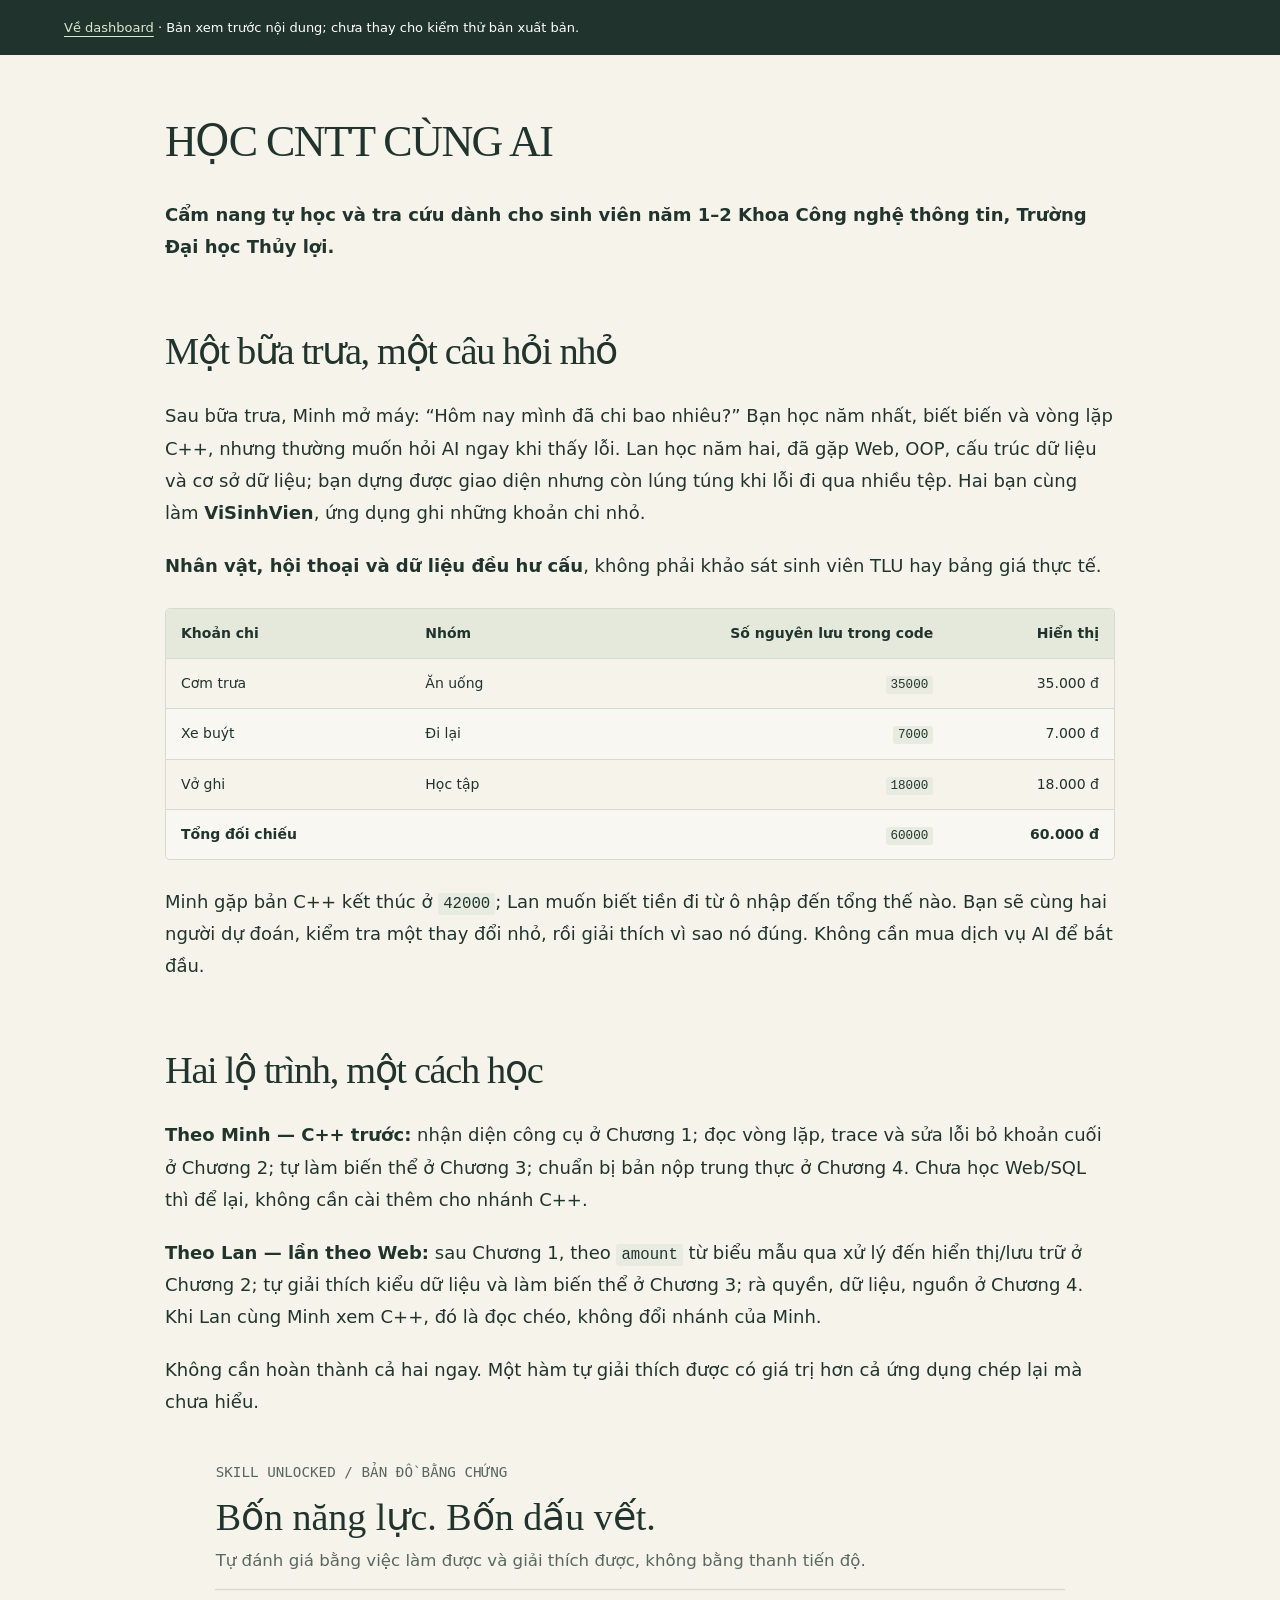
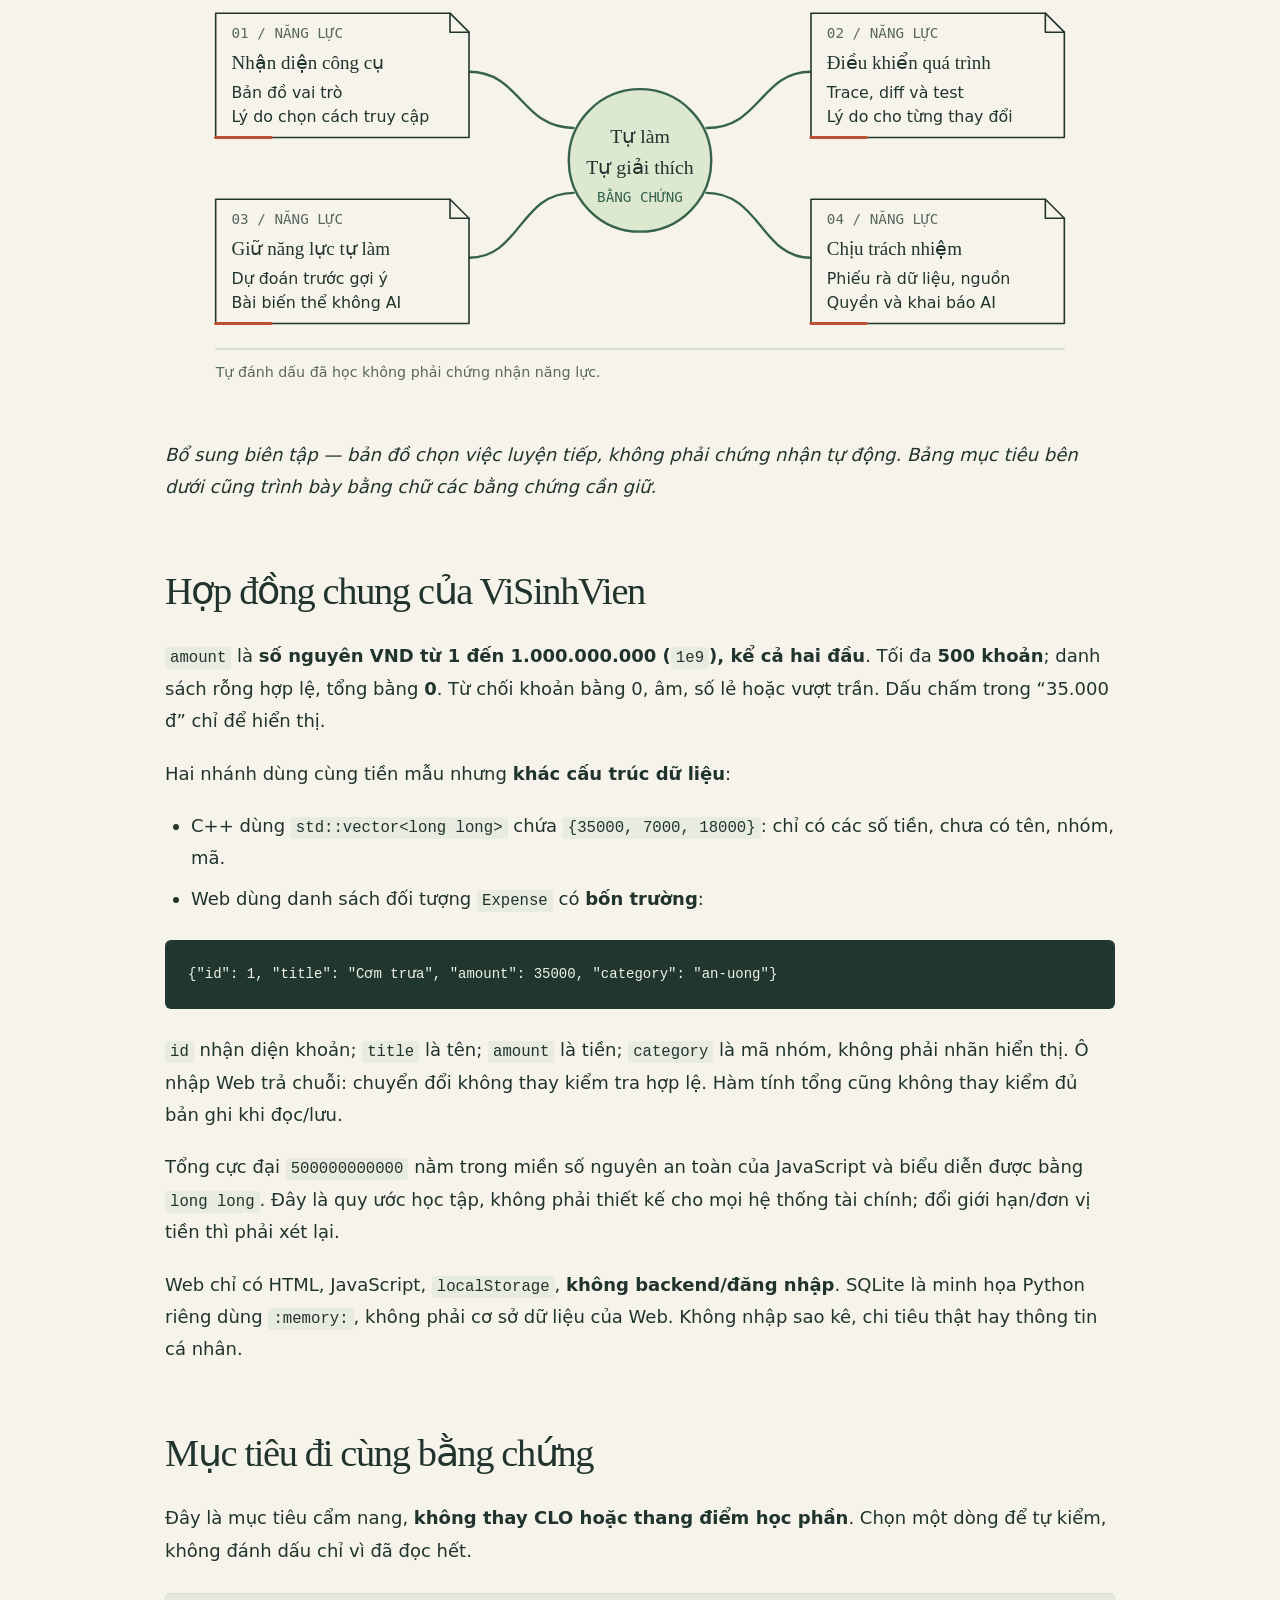
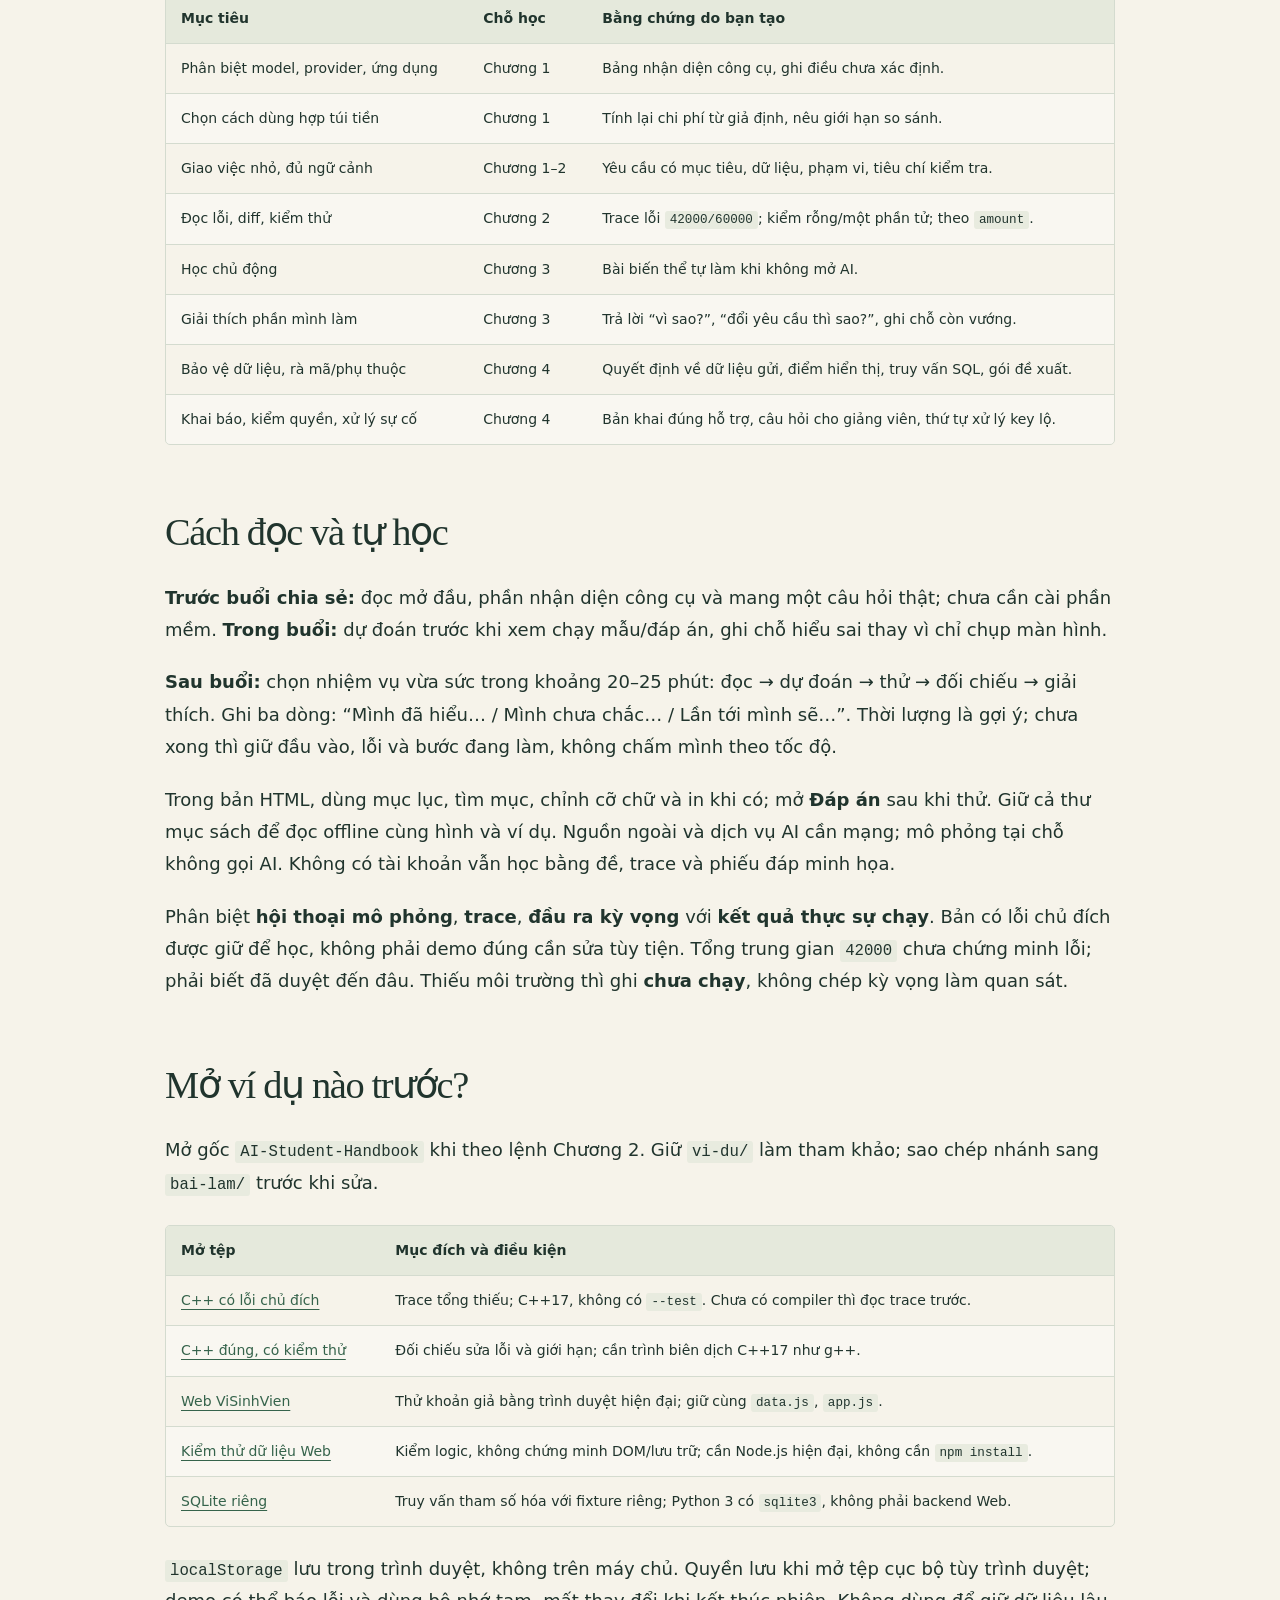
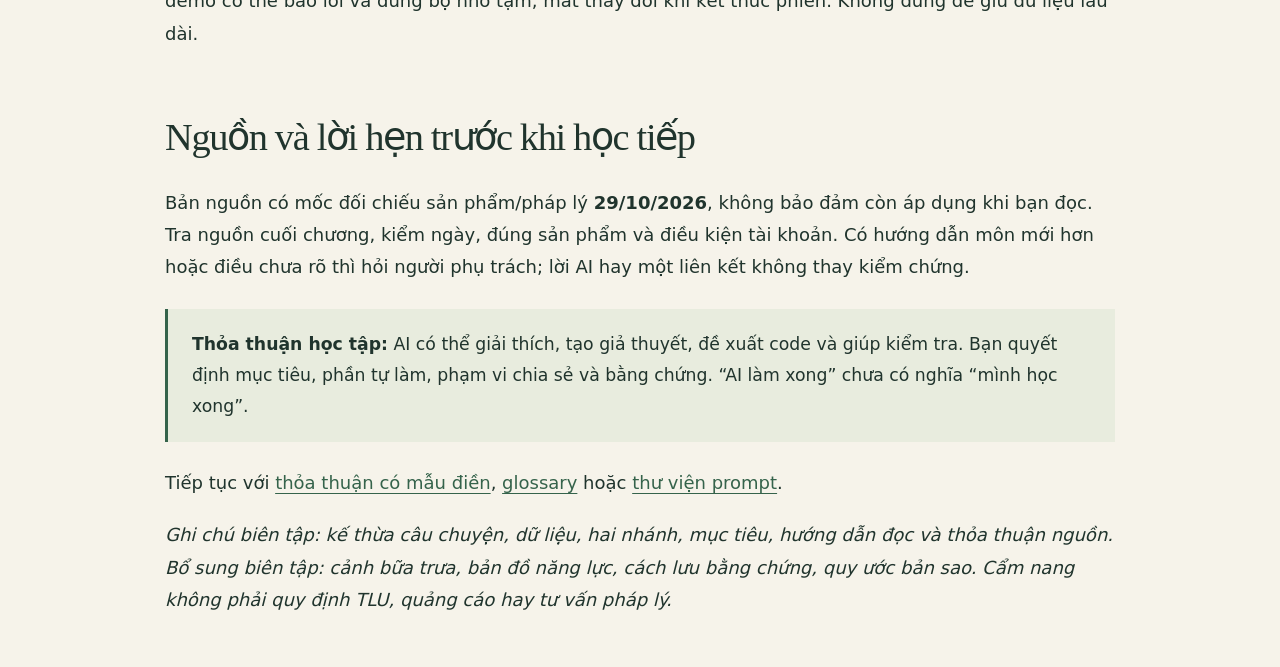
<file: dashboard/previews/introduction.html>
<!doctype html><html lang="vi"><meta charset="utf-8"><meta name="viewport" content="width=device-width,initial-scale=1"><title>HỌC CNTT CÙNG AI</title><style>:root{--paper:#f6f3ea;--ink:#20342d;--muted:#58685f;--green:#35634b;--soft:#dce8d0;--rust:#b95132;--yellow:#f2dfa5;--line:#d4dbcf;--font:18px;--nav:270px}*{box-sizing:border-box}html{scroll-behavior:smooth;scroll-padding-top:90px}body{margin:0;background:var(--paper);color:var(--ink);font:var(--font)/1.8 system-ui,-apple-system,'Segoe UI',sans-serif}a{color:var(--green);text-underline-offset:4px}button,input,select{font:inherit}button,select{cursor:pointer}button{padding:8px 15px;min-height:40px;border:1px solid #879b85;border-radius:5px;background:transparent;color:var(--ink)}button:hover{background:var(--soft)}a:focus-visible,button:focus-visible,input:focus-visible,select:focus-visible,summary:focus-visible{outline:3px solid var(--rust);outline-offset:4px}img{max-width:100%;height:auto}h1,h2,h3,h4{line-height:1.24;text-wrap:balance}h1,h2{font-family:Georgia,'Times New Roman',serif;font-weight:500;letter-spacing:-.035em}h1{font-size:clamp(48px,6vw,82px)}h2{font-size:clamp(31px,3vw,43px);margin:64px 0 25px}h3{font-size:24px;margin:40px 0 18px;letter-spacing:-.025em}h4{font-size:20px;margin:30px 0 16px}p{margin:0 0 20px}li{margin:8px 0}ul,ol{padding-left:26px}strong{font-weight:700}code{font: .87em/1.5 ui-monospace,Consolas,monospace;background:#e8ebdf;padding:2px 5px;border-radius:3px;overflow-wrap:anywhere}pre{margin:0;padding:23px;overflow-x:auto;max-width:100%;background:#21362f;color:#eef3e5;font-size:14px;line-height:1.65;tab-size:4}pre code{font:inherit;color:inherit;background:none;padding:0;border-radius:0;white-space:pre;overflow-wrap:normal}blockquote{margin:25px 0;padding:20px 24px;border-left:3px solid var(--green);background:#e8ecde;font-size:.96em}blockquote p:last-child{margin:0}hr{border:0;border-top:1px solid var(--line);margin:50px 0}.skip{position:fixed;left:12px;top:-100px;z-index:100;background:white;padding:12px}.skip:focus{top:12px}.sidebar{position:fixed;inset:0 auto 0 0;width:var(--nav);border-right:1px solid var(--line);padding:28px 22px 22px;background:#eceee3;overflow-y:auto;z-index:30}.brand{font:700 19px/1.25 system-ui;text-decoration:none;color:var(--ink);display:block;letter-spacing:-.03em}.brand small{display:block;font:11px/1.5 ui-monospace,monospace;letter-spacing:.08em;margin-top:9px;color:var(--muted)}.nav-search{margin:26px 0 16px;width:100%;background:transparent;border:1px solid #abb7a5;border-radius:5px;padding:9px 11px;font-size:13px}.toc{padding:0;list-style:none}.toc ul{list-style:none;margin:0 0 17px;padding:0 0 0 12px}.toc li{margin:3px 0}.toc a{display:block;font-size:12px;line-height:1.5;text-decoration:none;padding:5px 7px;border-radius:4px;color:#52634f}.toc>.toc-group>.chapter-link{font-size:13px;font-weight:700;color:var(--ink);margin-top:14px}.toc a:hover,.toc a.active{background:#dce5d0;color:#20342d}.nav-foot{font-size:11px;line-height:1.6;border-top:1px solid var(--line);padding-top:16px;margin-top:24px;color:var(--muted)}.topbar{height:62px;position:sticky;top:0;margin-left:var(--nav);display:flex;align-items:center;justify-content:space-between;padding:0 4vw;background:#f6f3eafa;border-bottom:1px solid var(--line);z-index:20;gap:12px}.top-label{font:11px/1.5 ui-monospace,monospace;letter-spacing:.12em;text-transform:uppercase}.tools{display:flex;align-items:center;gap:7px}.tools button{font-size:12px;padding:5px 9px;min-height:35px}.scroll-track{height:2px;position:absolute;bottom:0;left:0;right:0;background:var(--line)}#scroll-progress{height:100%;width:0;background:var(--rust)}.mobile-menu{display:none}.shade{display:none}main{margin-left:var(--nav)}.inner{max-width:1190px;padding:0 5vw;margin:auto}.eyebrow{font:11px/1.6 ui-monospace,monospace;letter-spacing:.17em;text-transform:uppercase}.hero{padding:64px 0 45px;border-bottom:1px solid var(--line)}.hero-grid{display:grid;grid-template-columns:1.05fr 1fr;gap:20px;align-items:center}.hero h1{margin:20px 0 25px}.hero h1 em{color:var(--rust);font-weight:400}.hero .lede{font-size:20px;line-height:1.6;max-width:620px}.hero-art{width:100%;border-radius:50% 50% 10px 10px}.hero-nav{display:flex;flex-wrap:wrap;gap:10px;margin-top:27px}.hero-nav a{padding:11px 17px;text-decoration:none;font-size:13px;border:1px solid var(--green);border-radius:4px}.hero-nav a:first-child{background:var(--green);color:#fff}.edition{font-size:11px;color:var(--muted);margin-top:35px;letter-spacing:.02em}.route-map{display:grid;grid-template-columns:repeat(4,1fr);margin:35px 0 0;border-top:1px solid var(--line)}.route-map a{padding:17px 12px 0 0;text-decoration:none;font-size:12px}.route-map b{display:block;font:23px Georgia;margin-bottom:5px}.intro{padding:20px 0 60px}.chapter{padding:70px 0 50px;border-top:1px solid var(--line)}.chapter-heading{display:grid;grid-template-columns:90px 1fr;gap:25px;align-items:start;margin:0 0 32px}.chapter-num{font:75px/.95 Georgia;color:var(--rust);letter-spacing:-.06em}.chapter-heading h2{font-size:clamp(36px,4.4vw,63px);margin:12px 0 18px;max-width:760px}.chapter-heading p{font-size:15px;color:var(--muted);line-height:1.65;max-width:720px}.opener{margin:0 0 50px}.opener img{width:100%;border:1px solid var(--line);border-radius:8px}.prose{max-width:900px;margin:0 auto;min-width:0}.prose>p:first-child{font-size:1.08em}.prose figure{margin:36px 0}.prose figure img{width:100%;border-radius:7px;border:1px solid var(--line);background:#f6f3ea}figcaption{font-size:12px;line-height:1.55;color:var(--muted);margin-top:8px}figcaption a{white-space:nowrap}.table-scroll{overflow-x:auto;max-width:100%;border:1px solid var(--line);border-radius:5px;margin:26px 0}table{border-collapse:collapse;min-width:570px;width:100%;font-size:14px;line-height:1.65}th{text-align:left;background:#e5e9dc;font-weight:650}td,th{padding:13px 15px;vertical-align:top;border-bottom:1px solid var(--line)}tr:last-child td{border-bottom:0}td code,th code{font-size:.9em}tbody tr:nth-child(even){background:#fff5}.code-wrap{margin:25px 0;min-width:0;max-width:100%;border-radius:6px;overflow:hidden}.code-top{background:#324b40;color:#dde6d6;padding:7px 14px;display:flex;justify-content:space-between;align-items:center;font:11px/1.5 ui-monospace,monospace}.code-top button{font:11px system-ui;min-height:28px;padding:3px 9px;color:#f4f7ef;border-color:#9eb19b}.code-top button:hover{background:#48624f}.answer{margin:30px 0;border-top:1px solid #a9b9a0;border-bottom:1px solid #a9b9a0;padding:4px 0}.answer summary{cursor:pointer;line-height:1.5;padding:17px 7px;font-size:16px;font-weight:650}.answer-body{padding:15px 8px 20px;min-width:0}.answer summary::marker{color:var(--rust)}.answer[open]{background:#f0f1e5}.instructor{font-size:14px}.widget{border:1px solid #b2c3a5;background:#e9edde;padding:26px;border-radius:8px;margin:34px 0}.widget h3{margin:8px 0 14px;font:30px/1.2 Georgia}.widget p{font-size:14px}.widget label{display:block;font-size:12px;font-weight:600}.widget input,.widget select{width:100%;border:1px solid #9dad94;background:#fbfcf6;padding:9px;border-radius:4px;margin-top:6px;color:var(--ink)}.budget-grid{display:grid;grid-template-columns:repeat(3,1fr);gap:16px}.budget-result{display:flex;align-items:baseline;gap:15px;flex-wrap:wrap;margin:20px 0 0}.budget-result strong{font:38px/1.2 Georgia}.budget-result span{font-size:14px}.error{color:#91331e;font-weight:600}.trace-items{display:grid;grid-template-columns:repeat(3,1fr);gap:12px;margin:22px 0}.trace-item{border:1px solid #bbc8af;padding:18px 10px;text-align:center;border-radius:5px}.trace-item small{display:block;font:11px/1.4 ui-monospace,monospace}.trace-item b{font:28px/1.5 Georgia}.trace-item.added{background:#bfd7a5;border-color:#5b7946}.trace-item.current{outline:2px solid var(--rust);outline-offset:2px}.trace-controls{display:flex;align-items:end;gap:10px;flex-wrap:wrap}.trace-controls label{flex:1;min-width:160px}.trace-state{margin-top:18px;font-size:15px;min-height:54px}.quiz fieldset{border:0;padding:0;margin:0}.quiz legend{font-size:17px;font-weight:650;margin-bottom:15px}.quiz label{font-weight:400;font-size:15px;margin:9px 0;display:flex;gap:10px;align-items:start}.quiz input{width:auto;margin:6px 0 0}.quiz-result{margin-top:14px!important}.chapter-end{max-width:900px;margin:40px auto 0;padding:22px 0;border-top:1px solid var(--line);display:flex;align-items:center;justify-content:space-between;gap:15px;font-size:13px}.chapter-end button[aria-pressed=true]{background:var(--green);color:white}.study-status{font:11px/1.5 ui-monospace,monospace;color:var(--muted)}.supplement{border-top:1px solid var(--line);padding:60px 0}.supplement>.section-title{font-size:44px;margin:12px 0 32px}.footer{padding:50px 0;border-top:1px solid var(--line);font-size:13px;color:var(--muted)}.footer strong{font:26px Georgia;color:var(--ink)}.sr-only{position:absolute;width:1px;height:1px;padding:0;margin:-1px;overflow:hidden;clip:rect(0,0,0,0);white-space:nowrap;border:0}[hidden]{display:none!important}.focus .sidebar{display:none}.focus .topbar,.focus main{margin-left:0}.focus .inner{max-width:1100px}.focus .top-label{display:none}@media(min-width:1600px){:root{--nav:300px}.sidebar{padding:35px 28px}.inner{padding:0 65px}}@media(max-width:1150px){.hero-grid{grid-template-columns:1fr}.hero-art{max-height:440px;object-fit:contain;border-radius:0}.hero h1{max-width:680px}.hero .lede{max-width:650px}.top-label{display:none}}@media(max-width:950px){.sidebar{transform:translateX(-100%);width:280px;visibility:hidden}.topbar,main{margin-left:0}.mobile-menu{display:block}.nav-open .sidebar{transform:translateX(0);visibility:visible}.nav-open .shade{display:block;position:fixed;inset:0;background:#10241966;z-index:25;border:0;border-radius:0;width:100%;height:100%}.focus .sidebar{display:block}.inner{padding:0 6vw}.top-label{display:block}.hero{padding-top:42px}}@media(max-width:580px){body{font-size:var(--font)}.inner{padding:0 20px}.topbar{padding:0 14px}.top-label{display:none}.tools{gap:4px}.tools button{padding:5px 7px;font-size:11px}#focus-toggle{display:none}.hero{padding-top:33px}.hero h1{font-size:48px}.hero .lede{font-size:18px}.hero-art{max-height:none}.hero-nav a{font-size:12px}.route-map{grid-template-columns:repeat(2,1fr)}.route-map a{padding:12px 10px 0 0}.chapter{padding-top:42px}.chapter-heading{grid-template-columns:44px 1fr;gap:12px}.chapter-num{font-size:40px}.chapter-heading h2{font-size:35px;margin-top:8px}.chapter-heading p{font-size:13px}.opener{margin-bottom:30px}h2{font-size:31px;margin-top:42px}h3{font-size:22px}.widget{padding:17px}.budget-grid{grid-template-columns:repeat(2,1fr);gap:12px}.budget-result strong{font-size:32px}.trace-items{gap:7px}.trace-item{padding:12px 5px}.trace-item b{font-size:22px}.trace-item small{font-size:9px}.chapter-end{flex-direction:column;align-items:flex-start}.prose figure{margin:26px 0}.code-top{padding:7px 10px}pre{padding:16px}.supplement>.section-title{font-size:36px}}@media(prefers-reduced-motion:reduce){html{scroll-behavior:auto}}@page{size:A4;margin:18mm}@media print{body{background:white;font:10.5pt/1.6 Georgia;color:#111}.sidebar,.topbar,.hero-nav,.route-map,.shade,.skip,.tools,.code-top button,.chapter-end,.widget button,.quiz,.nav-foot{display:none!important}main{margin:0}.inner{max-width:none;padding:0}.hero{padding-top:0}.hero-grid{grid-template-columns:1fr 1fr}.hero h1{font-size:40pt}.hero-art{max-height:100mm}.hero .lede{font-size:13pt}.hero .edition{font-size:8pt}.chapter,.supplement{break-before:page;padding-top:10mm}.chapter-heading h2{font-size:28pt}.chapter-num{font-size:42pt}.opener img{max-height:90mm;object-fit:contain}.prose{max-width:none}.prose h2{font-size:21pt}.prose h3{font-size:15pt}h2,h3,h4,summary{break-after:avoid}.prose figure{break-inside:avoid}.prose figure img{max-height:115mm;object-fit:contain}.table-scroll{overflow:visible}table{min-width:0;font-size:8.5pt}td,th{padding:6pt}pre{white-space:pre-wrap;overflow:visible;color:#111;background:#f1f1ec;font-size:8pt;overflow-wrap:anywhere}pre code{white-space:pre-wrap}.code-wrap{break-inside:avoid}.answer-body{display:block!important}.answer{border-color:#aaa}.widget{break-inside:avoid}.footer{font-size:9pt}a{color:inherit}.study-status{display:none}}
main{margin:0}.preview-header{padding:16px 5vw;background:#20342d;color:#fff;font-size:13px}.preview-header a{color:#dce8d0}.preview-main{max-width:1000px;margin:auto;padding:30px 25px}.pending{font-size:13px;color:#58685f;border-left:2px solid #aaa;padding:10px}h1{font-size:44px}</style><body><header class="preview-header"><a href="../index.html">Về dashboard</a> · Bản xem trước nội dung; chưa thay cho kiểm thử bản xuất bản.</header><main class="preview-main prose"><h1>HỌC CNTT CÙNG AI</h1>
<p><strong>Cẩm nang tự học và tra cứu dành cho sinh viên năm 1–2 Khoa Công nghệ thông tin, Trường Đại học Thủy lợi.</strong></p>
<h2>Một bữa trưa, một câu hỏi nhỏ</h2>
<p>Sau bữa trưa, Minh mở máy: “Hôm nay mình đã chi bao nhiêu?” Bạn học năm nhất, biết biến và vòng lặp C++, nhưng thường muốn hỏi AI ngay khi thấy lỗi. Lan học năm hai, đã gặp Web, OOP, cấu trúc dữ liệu và cơ sở dữ liệu; bạn dựng được giao diện nhưng còn lúng túng khi lỗi đi qua nhiều tệp. Hai bạn cùng làm <strong>ViSinhVien</strong>, ứng dụng ghi những khoản chi nhỏ.</p>
<p><strong>Nhân vật, hội thoại và dữ liệu đều hư cấu</strong>, không phải khảo sát sinh viên TLU hay bảng giá thực tế.</p>
<div class="table-scroll"><table>
<thead>
<tr>
<th>Khoản chi</th>
<th>Nhóm</th>
<th style="text-align:right">Số nguyên lưu trong code</th>
<th style="text-align:right">Hiển thị</th>
</tr>
</thead>
<tbody>
<tr>
<td>Cơm trưa</td>
<td>Ăn uống</td>
<td style="text-align:right"><code>35000</code></td>
<td style="text-align:right">35.000 đ</td>
</tr>
<tr>
<td>Xe buýt</td>
<td>Đi lại</td>
<td style="text-align:right"><code>7000</code></td>
<td style="text-align:right">7.000 đ</td>
</tr>
<tr>
<td>Vở ghi</td>
<td>Học tập</td>
<td style="text-align:right"><code>18000</code></td>
<td style="text-align:right">18.000 đ</td>
</tr>
<tr>
<td><strong>Tổng đối chiếu</strong></td>
<td></td>
<td style="text-align:right"><strong><code>60000</code></strong></td>
<td style="text-align:right"><strong>60.000 đ</strong></td>
</tr>
</tbody>
</table></div>
<p>Minh gặp bản C++ kết thúc ở <code>42000</code>; Lan muốn biết tiền đi từ ô nhập đến tổng thế nào. Bạn sẽ cùng hai người dự đoán, kiểm tra một thay đổi nhỏ, rồi giải thích vì sao nó đúng. Không cần mua dịch vụ AI để bắt đầu.</p>
<h2>Hai lộ trình, một cách học</h2>
<p><strong>Theo Minh — C++ trước:</strong> nhận diện công cụ ở Chương 1; đọc vòng lặp, trace và sửa lỗi bỏ khoản cuối ở Chương 2; tự làm biến thể ở Chương 3; chuẩn bị bản nộp trung thực ở Chương 4. Chưa học Web/SQL thì để lại, không cần cài thêm cho nhánh C++.</p>
<p><strong>Theo Lan — lần theo Web:</strong> sau Chương 1, theo <code>amount</code> từ biểu mẫu qua xử lý đến hiển thị/lưu trữ ở Chương 2; tự giải thích kiểu dữ liệu và làm biến thể ở Chương 3; rà quyền, dữ liệu, nguồn ở Chương 4. Khi Lan cùng Minh xem C++, đó là đọc chéo, không đổi nhánh của Minh.</p>
<p>Không cần hoàn thành cả hai ngay. Một hàm tự giải thích được có giá trị hơn cả ứng dụng chép lại mà chưa hiểu.</p>
<p><img alt="Bốn năng lực: nhận diện công cụ, điều khiển quá trình, tự làm và chịu trách nhiệm; mỗi năng lực gắn với bằng chứng." src="../../assets/skill-map.svg"/></p>
<p><em>Bổ sung biên tập — bản đồ chọn việc luyện tiếp, không phải chứng nhận tự động. Bảng mục tiêu bên dưới cũng trình bày bằng chữ các bằng chứng cần giữ.</em></p>
<h2>Hợp đồng chung của ViSinhVien</h2>
<p><code>amount</code> là <strong>số nguyên VND từ 1 đến 1.000.000.000 (<code>1e9</code>), kể cả hai đầu</strong>. Tối đa <strong>500 khoản</strong>; danh sách rỗng hợp lệ, tổng bằng <strong>0</strong>. Từ chối khoản bằng 0, âm, số lẻ hoặc vượt trần. Dấu chấm trong “35.000 đ” chỉ để hiển thị.</p>
<p>Hai nhánh dùng cùng tiền mẫu nhưng <strong>khác cấu trúc dữ liệu</strong>:</p>
<ul>
<li>C++ dùng <code>std::vector&lt;long long&gt;</code> chứa <code>{35000, 7000, 18000}</code>: chỉ có các số tiền, chưa có tên, nhóm, mã.</li>
<li>Web dùng danh sách đối tượng <code>Expense</code> có <strong>bốn trường</strong>:</li>
</ul>
<div class="code-wrap"><pre><code class="language-json">{"id": 1, "title": "Cơm trưa", "amount": 35000, "category": "an-uong"}
</code></pre></div>
<p><code>id</code> nhận diện khoản; <code>title</code> là tên; <code>amount</code> là tiền; <code>category</code> là mã nhóm, không phải nhãn hiển thị. Ô nhập Web trả chuỗi: chuyển đổi không thay kiểm tra hợp lệ. Hàm tính tổng cũng không thay kiểm đủ bản ghi khi đọc/lưu.</p>
<p>Tổng cực đại <code>500000000000</code> nằm trong miền số nguyên an toàn của JavaScript và biểu diễn được bằng <code>long long</code>. Đây là quy ước học tập, không phải thiết kế cho mọi hệ thống tài chính; đổi giới hạn/đơn vị tiền thì phải xét lại.</p>
<p>Web chỉ có HTML, JavaScript, <code>localStorage</code>, <strong>không backend/đăng nhập</strong>. SQLite là minh họa Python riêng dùng <code>:memory:</code>, không phải cơ sở dữ liệu của Web. Không nhập sao kê, chi tiêu thật hay thông tin cá nhân.</p>
<h2>Mục tiêu đi cùng bằng chứng</h2>
<p>Đây là mục tiêu cẩm nang, <strong>không thay CLO hoặc thang điểm học phần</strong>. Chọn một dòng để tự kiểm, không đánh dấu chỉ vì đã đọc hết.</p>
<div class="table-scroll"><table>
<thead>
<tr>
<th>Mục tiêu</th>
<th>Chỗ học</th>
<th>Bằng chứng do bạn tạo</th>
</tr>
</thead>
<tbody>
<tr>
<td>Phân biệt model, provider, ứng dụng</td>
<td>Chương 1</td>
<td>Bảng nhận diện công cụ, ghi điều chưa xác định.</td>
</tr>
<tr>
<td>Chọn cách dùng hợp túi tiền</td>
<td>Chương 1</td>
<td>Tính lại chi phí từ giả định, nêu giới hạn so sánh.</td>
</tr>
<tr>
<td>Giao việc nhỏ, đủ ngữ cảnh</td>
<td>Chương 1–2</td>
<td>Yêu cầu có mục tiêu, dữ liệu, phạm vi, tiêu chí kiểm tra.</td>
</tr>
<tr>
<td>Đọc lỗi, diff, kiểm thử</td>
<td>Chương 2</td>
<td>Trace lỗi <code>42000/60000</code>; kiểm rỗng/một phần tử; theo <code>amount</code>.</td>
</tr>
<tr>
<td>Học chủ động</td>
<td>Chương 3</td>
<td>Bài biến thể tự làm khi không mở AI.</td>
</tr>
<tr>
<td>Giải thích phần mình làm</td>
<td>Chương 3</td>
<td>Trả lời “vì sao?”, “đổi yêu cầu thì sao?”, ghi chỗ còn vướng.</td>
</tr>
<tr>
<td>Bảo vệ dữ liệu, rà mã/phụ thuộc</td>
<td>Chương 4</td>
<td>Quyết định về dữ liệu gửi, điểm hiển thị, truy vấn SQL, gói đề xuất.</td>
</tr>
<tr>
<td>Khai báo, kiểm quyền, xử lý sự cố</td>
<td>Chương 4</td>
<td>Bản khai đúng hỗ trợ, câu hỏi cho giảng viên, thứ tự xử lý key lộ.</td>
</tr>
</tbody>
</table></div>
<h2>Cách đọc và tự học</h2>
<p><strong>Trước buổi chia sẻ:</strong> đọc mở đầu, phần nhận diện công cụ và mang một câu hỏi thật; chưa cần cài phần mềm. <strong>Trong buổi:</strong> dự đoán trước khi xem chạy mẫu/đáp án, ghi chỗ hiểu sai thay vì chỉ chụp màn hình.</p>
<p><strong>Sau buổi:</strong> chọn nhiệm vụ vừa sức trong khoảng 20–25 phút: đọc → dự đoán → thử → đối chiếu → giải thích. Ghi ba dòng: “Mình đã hiểu… / Mình chưa chắc… / Lần tới mình sẽ…”. Thời lượng là gợi ý; chưa xong thì giữ đầu vào, lỗi và bước đang làm, không chấm mình theo tốc độ.</p>
<p>Trong bản HTML, dùng mục lục, tìm mục, chỉnh cỡ chữ và in khi có; mở <strong>Đáp án</strong> sau khi thử. Giữ cả thư mục sách để đọc offline cùng hình và ví dụ. Nguồn ngoài và dịch vụ AI cần mạng; mô phỏng tại chỗ không gọi AI. Không có tài khoản vẫn học bằng đề, trace và phiếu đáp minh họa.</p>
<p>Phân biệt <strong>hội thoại mô phỏng</strong>, <strong>trace</strong>, <strong>đầu ra kỳ vọng</strong> với <strong>kết quả thực sự chạy</strong>. Bản có lỗi chủ đích được giữ để học, không phải demo đúng cần sửa tùy tiện. Tổng trung gian <code>42000</code> chưa chứng minh lỗi; phải biết đã duyệt đến đâu. Thiếu môi trường thì ghi <strong>chưa chạy</strong>, không chép kỳ vọng làm quan sát.</p>
<h2>Mở ví dụ nào trước?</h2>
<p>Mở gốc <code>AI-Student-Handbook</code> khi theo lệnh Chương 2. Giữ <code>vi-du/</code> làm tham khảo; sao chép nhánh sang <code>bai-lam/</code> trước khi sửa.</p>
<div class="table-scroll"><table>
<thead>
<tr>
<th>Mở tệp</th>
<th>Mục đích và điều kiện</th>
</tr>
</thead>
<tbody>
<tr>
<td><a href="../../vi-du/nam-1-cpp/loi-bo-sot.cpp">C++ có lỗi chủ đích</a></td>
<td>Trace tổng thiếu; C++17, không có <code>--test</code>. Chưa có compiler thì đọc trace trước.</td>
</tr>
<tr>
<td><a href="../../vi-du/nam-1-cpp/vi_sinh_vien.cpp">C++ đúng, có kiểm thử</a></td>
<td>Đối chiếu sửa lỗi và giới hạn; cần trình biên dịch C++17 như g++.</td>
</tr>
<tr>
<td><a href="../../vi-du/nam-2-web/index.html">Web ViSinhVien</a></td>
<td>Thử khoản giả bằng trình duyệt hiện đại; giữ cùng <code>data.js</code>, <code>app.js</code>.</td>
</tr>
<tr>
<td><a href="../../vi-du/nam-2-web/test_data.cjs">Kiểm thử dữ liệu Web</a></td>
<td>Kiểm logic, không chứng minh DOM/lưu trữ; cần Node.js hiện đại, không cần <code>npm install</code>.</td>
</tr>
<tr>
<td><a href="../../vi-du/minh-hoa-sqlite.py">SQLite riêng</a></td>
<td>Truy vấn tham số hóa với fixture riêng; Python 3 có <code>sqlite3</code>, không phải backend Web.</td>
</tr>
</tbody>
</table></div>
<p><code>localStorage</code> lưu trong trình duyệt, không trên máy chủ. Quyền lưu khi mở tệp cục bộ tùy trình duyệt; demo có thể báo lỗi và dùng bộ nhớ tạm, mất thay đổi khi kết thúc phiên. Không dùng để giữ dữ liệu lâu dài.</p>
<h2>Nguồn và lời hẹn trước khi học tiếp</h2>
<p>Bản nguồn có mốc đối chiếu sản phẩm/pháp lý <strong>29/10/2026</strong>, không bảo đảm còn áp dụng khi bạn đọc. Tra nguồn cuối chương, kiểm ngày, đúng sản phẩm và điều kiện tài khoản. Có hướng dẫn môn mới hơn hoặc điều chưa rõ thì hỏi người phụ trách; lời AI hay một liên kết không thay kiểm chứng.</p>
<blockquote>
<p><strong>Thỏa thuận học tập:</strong> AI có thể giải thích, tạo giả thuyết, đề xuất code và giúp kiểm tra. Bạn quyết định mục tiêu, phần tự làm, phạm vi chia sẻ và bằng chứng. “AI làm xong” chưa có nghĩa “mình học xong”.</p>
</blockquote>
<p>Tiếp tục với <a href="../../chapters/learning-agreement.md">thỏa thuận có mẫu điền</a>, <a href="../../chapters/glossary.md">glossary</a> hoặc <a href="../../chapters/prompt-library.md">thư viện prompt</a>.</p>
<p><em>Ghi chú biên tập: kế thừa câu chuyện, dữ liệu, hai nhánh, mục tiêu, hướng dẫn đọc và thỏa thuận nguồn. Bổ sung biên tập: cảnh bữa trưa, bản đồ năng lực, cách lưu bằng chứng, quy ước bản sao. Cẩm nang không phải quy định TLU, quảng cáo hay tư vấn pháp lý.</em></p>
</main></body></html>
</file>
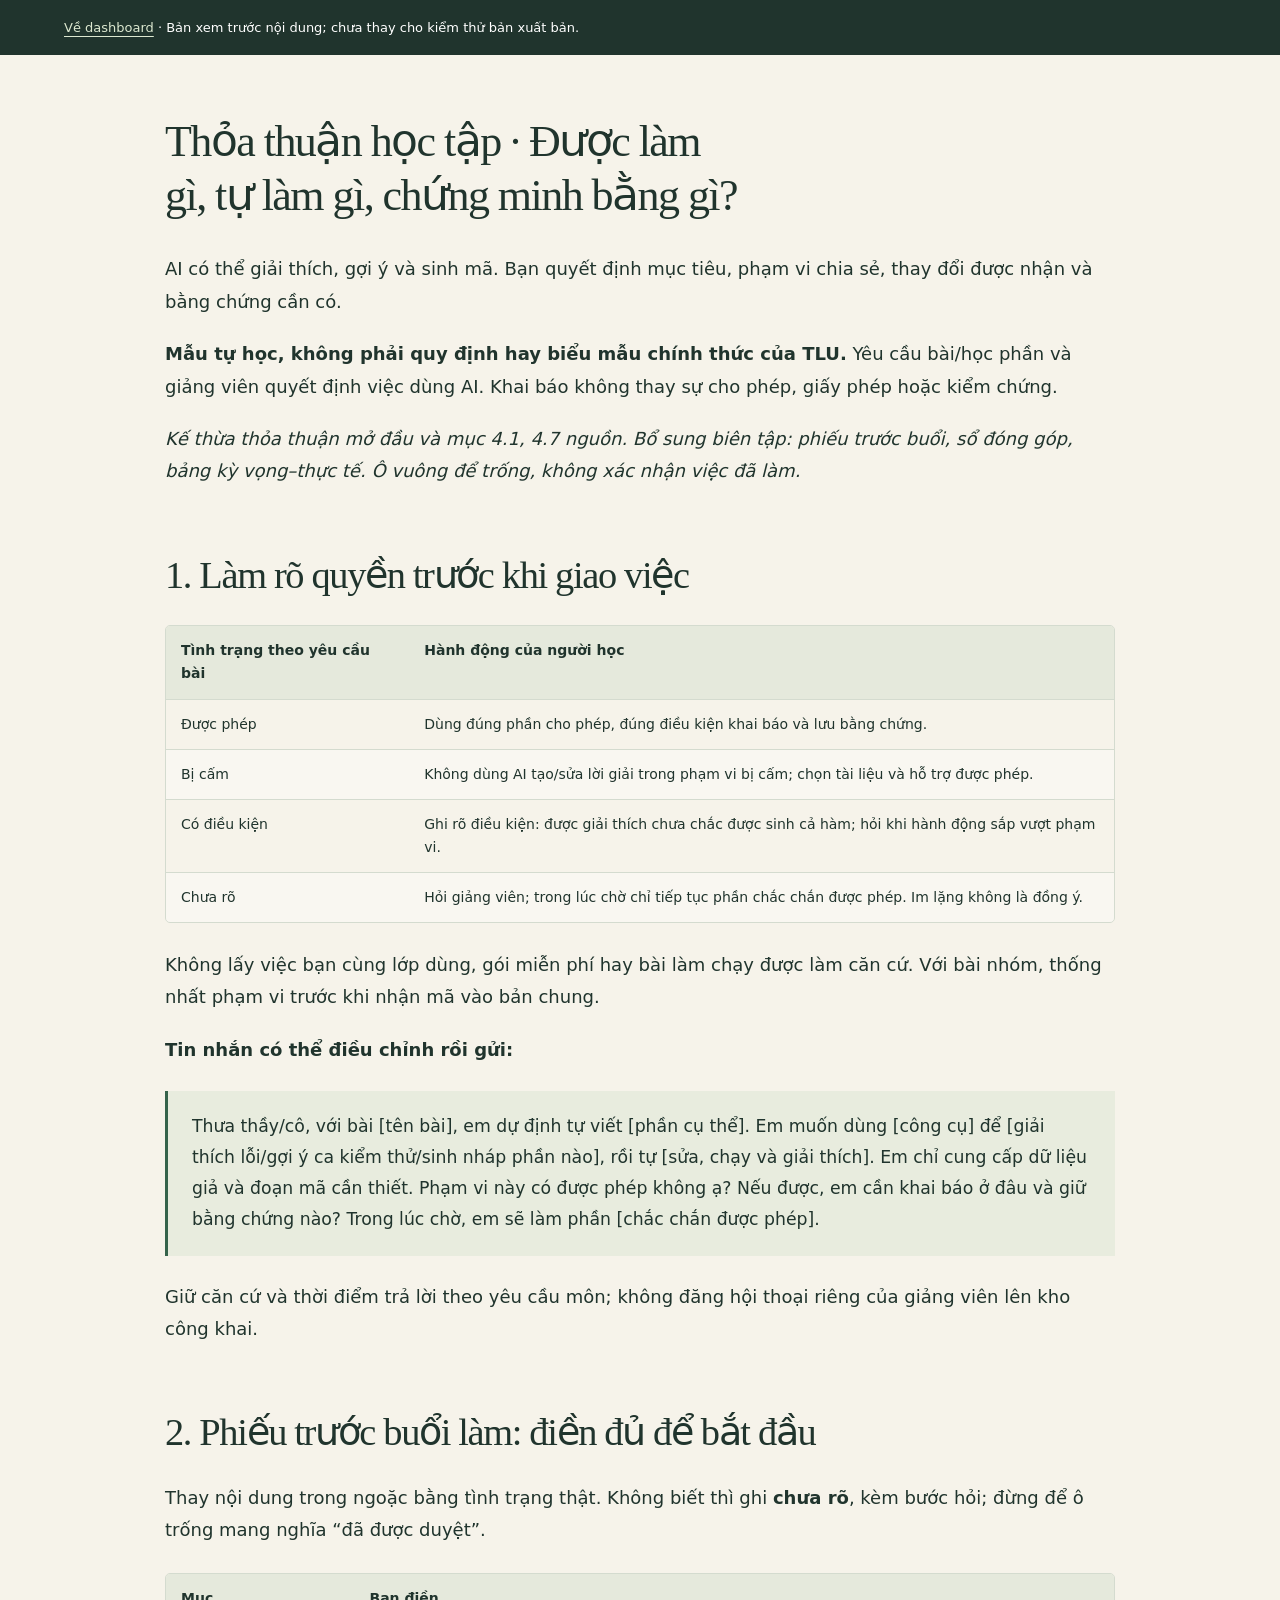
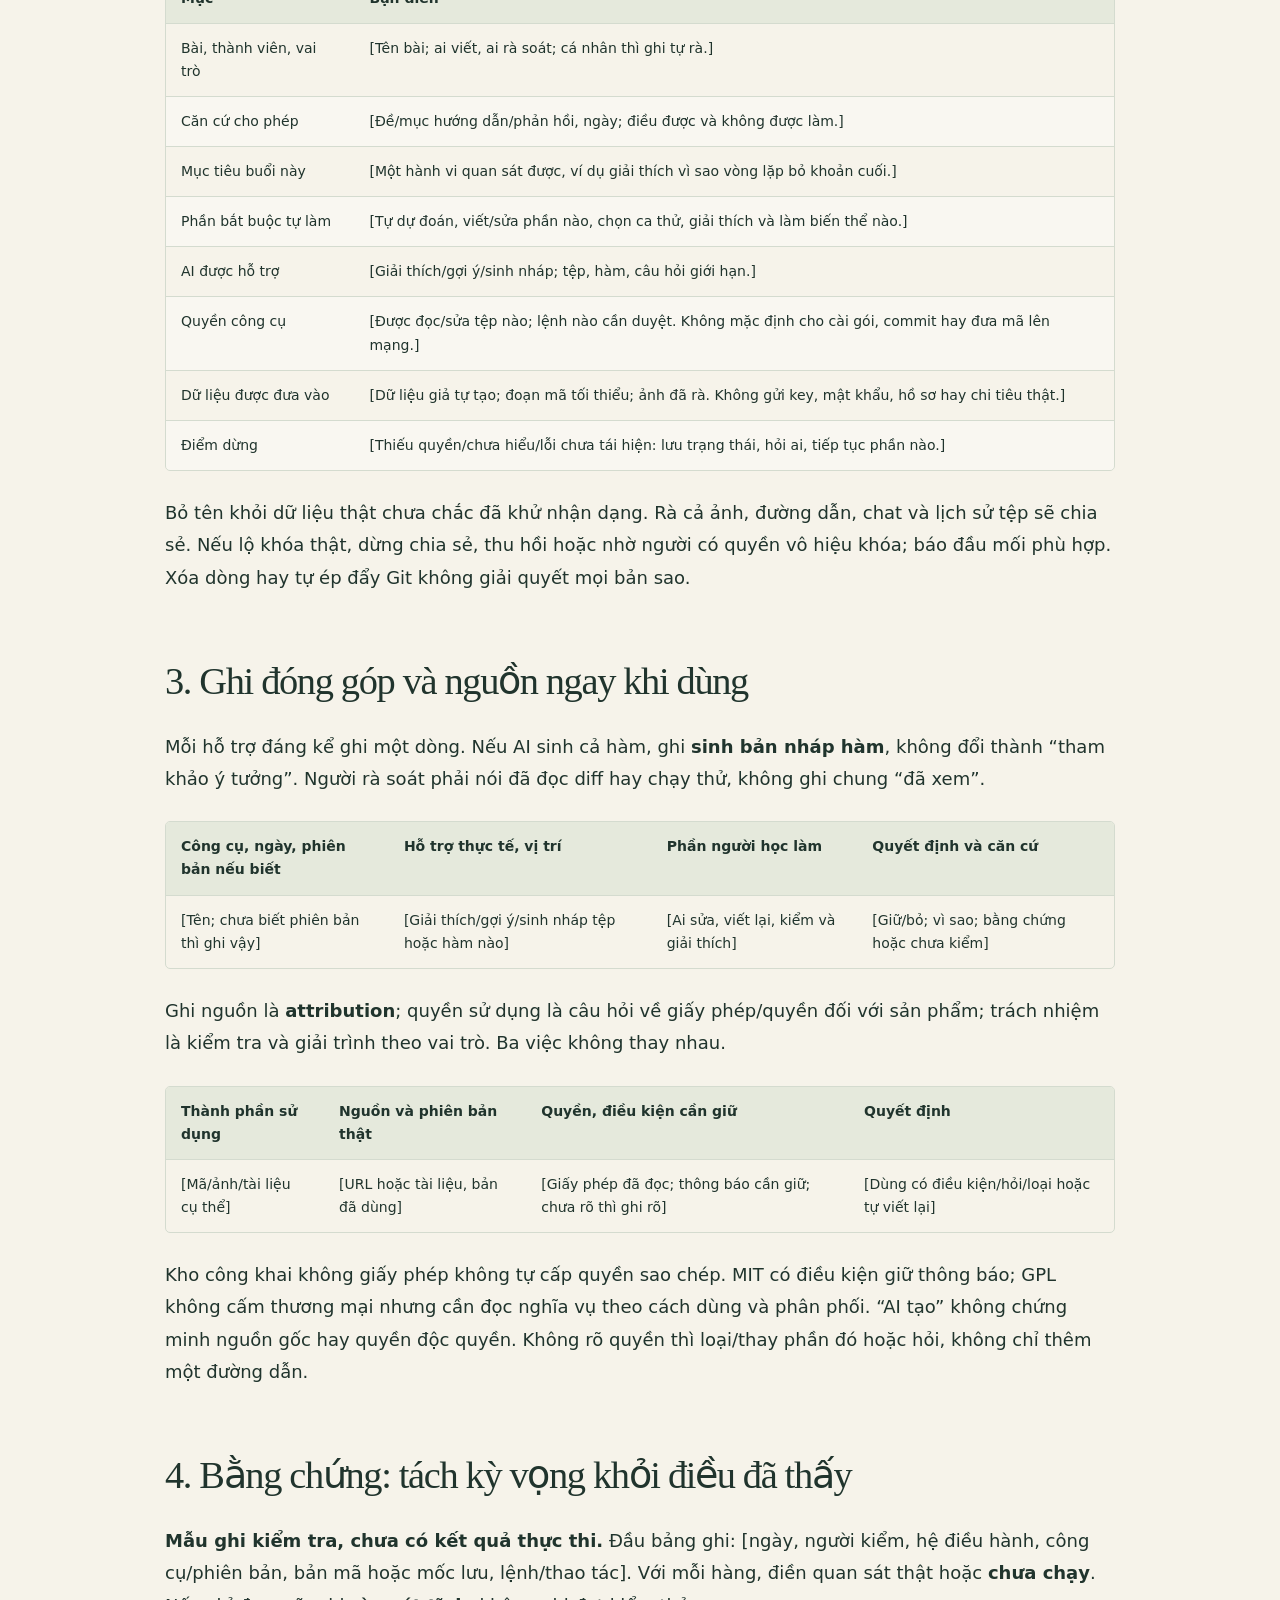
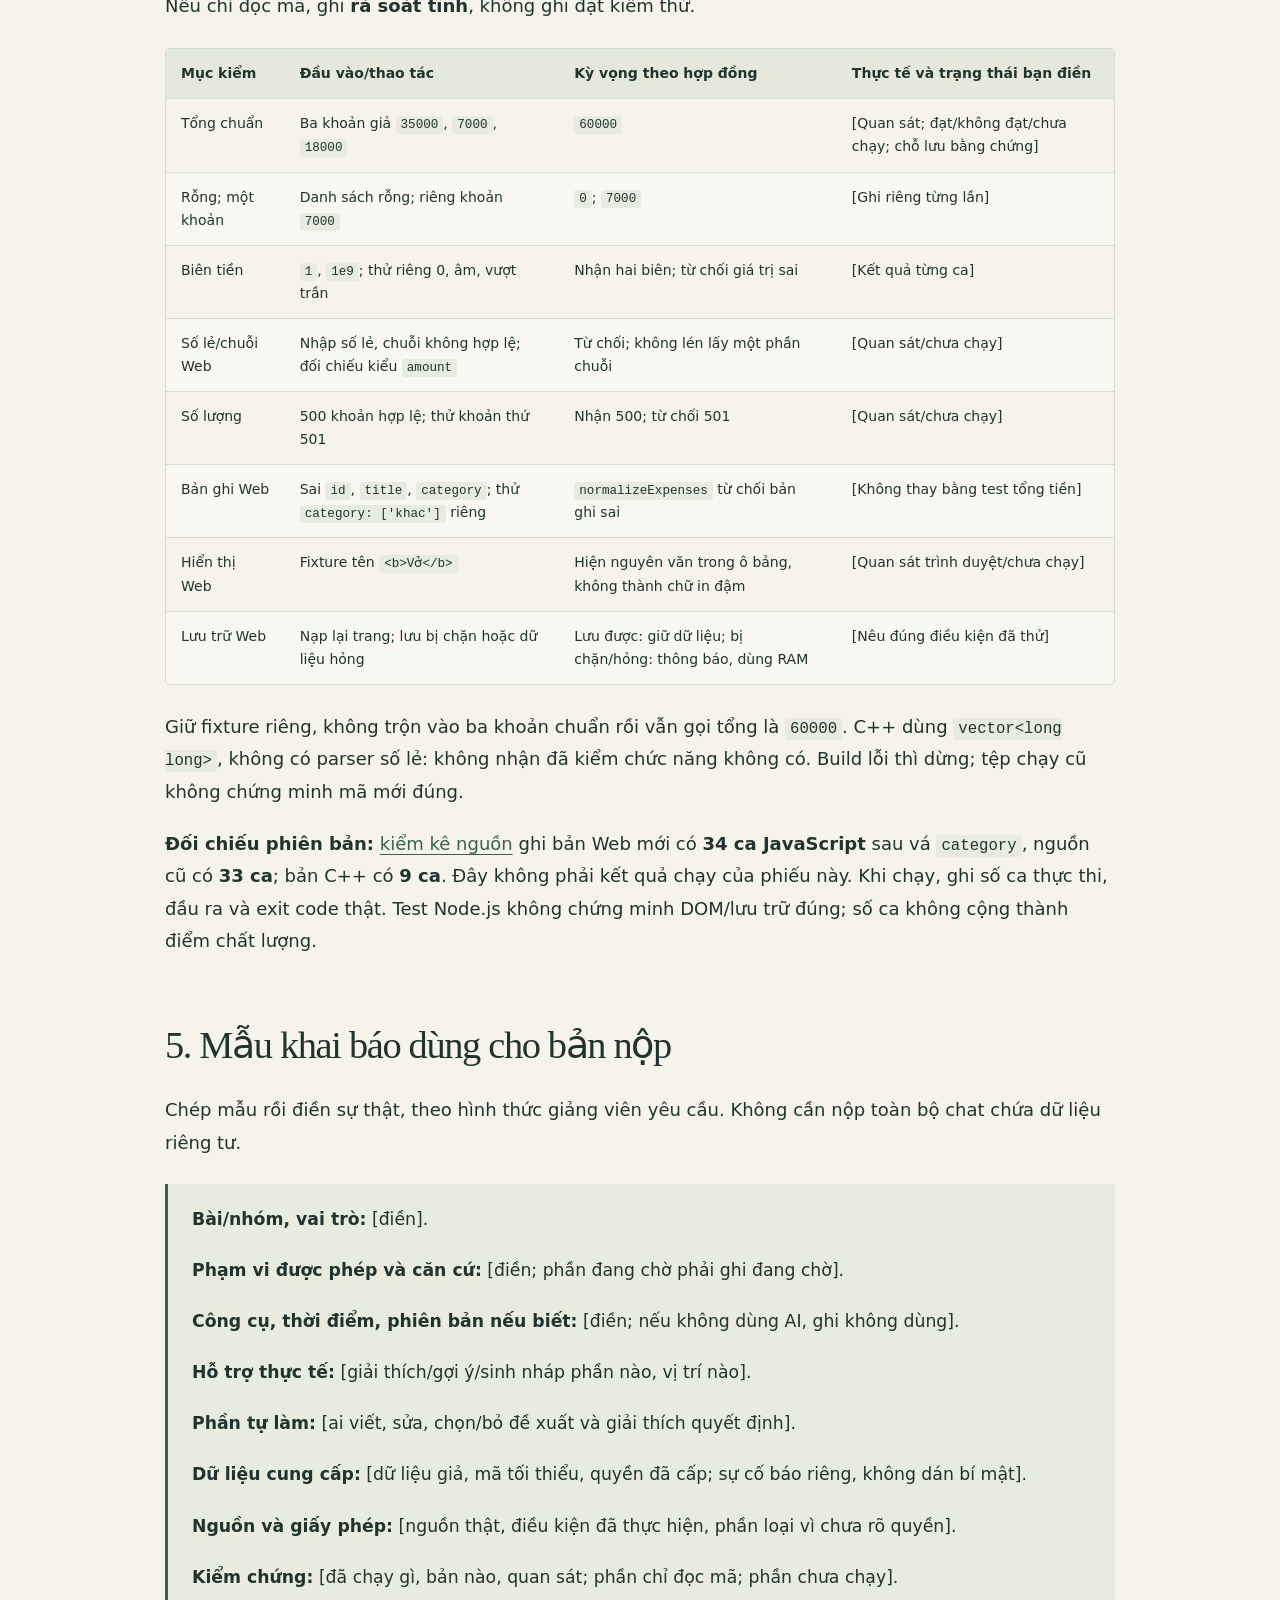
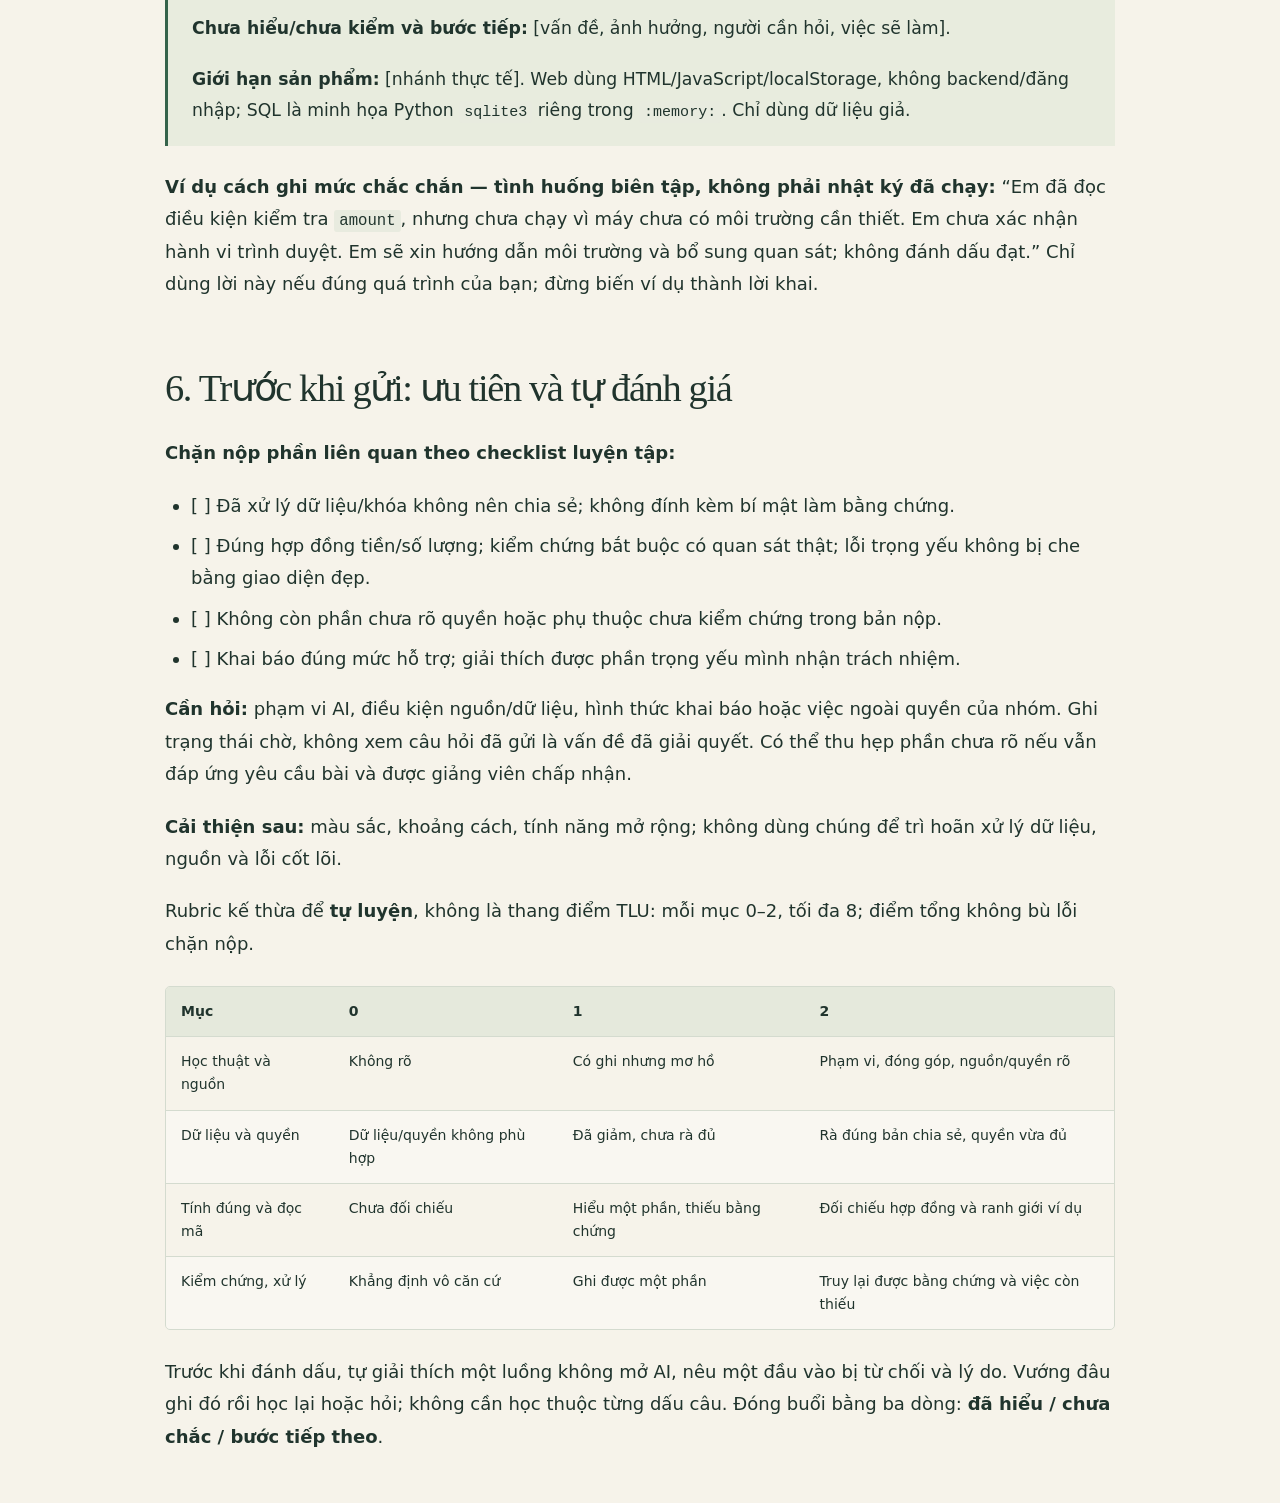
<file: dashboard/previews/learning-agreement.html>
<!doctype html><html lang="vi"><meta charset="utf-8"><meta name="viewport" content="width=device-width,initial-scale=1"><title>Thỏa thuận học tập · Được làm gì, tự làm gì, chứng minh bằng gì?</title><style>:root{--paper:#f6f3ea;--ink:#20342d;--muted:#58685f;--green:#35634b;--soft:#dce8d0;--rust:#b95132;--yellow:#f2dfa5;--line:#d4dbcf;--font:18px;--nav:270px}*{box-sizing:border-box}html{scroll-behavior:smooth;scroll-padding-top:90px}body{margin:0;background:var(--paper);color:var(--ink);font:var(--font)/1.8 system-ui,-apple-system,'Segoe UI',sans-serif}a{color:var(--green);text-underline-offset:4px}button,input,select{font:inherit}button,select{cursor:pointer}button{padding:8px 15px;min-height:40px;border:1px solid #879b85;border-radius:5px;background:transparent;color:var(--ink)}button:hover{background:var(--soft)}a:focus-visible,button:focus-visible,input:focus-visible,select:focus-visible,summary:focus-visible{outline:3px solid var(--rust);outline-offset:4px}img{max-width:100%;height:auto}h1,h2,h3,h4{line-height:1.24;text-wrap:balance}h1,h2{font-family:Georgia,'Times New Roman',serif;font-weight:500;letter-spacing:-.035em}h1{font-size:clamp(48px,6vw,82px)}h2{font-size:clamp(31px,3vw,43px);margin:64px 0 25px}h3{font-size:24px;margin:40px 0 18px;letter-spacing:-.025em}h4{font-size:20px;margin:30px 0 16px}p{margin:0 0 20px}li{margin:8px 0}ul,ol{padding-left:26px}strong{font-weight:700}code{font: .87em/1.5 ui-monospace,Consolas,monospace;background:#e8ebdf;padding:2px 5px;border-radius:3px;overflow-wrap:anywhere}pre{margin:0;padding:23px;overflow-x:auto;max-width:100%;background:#21362f;color:#eef3e5;font-size:14px;line-height:1.65;tab-size:4}pre code{font:inherit;color:inherit;background:none;padding:0;border-radius:0;white-space:pre;overflow-wrap:normal}blockquote{margin:25px 0;padding:20px 24px;border-left:3px solid var(--green);background:#e8ecde;font-size:.96em}blockquote p:last-child{margin:0}hr{border:0;border-top:1px solid var(--line);margin:50px 0}.skip{position:fixed;left:12px;top:-100px;z-index:100;background:white;padding:12px}.skip:focus{top:12px}.sidebar{position:fixed;inset:0 auto 0 0;width:var(--nav);border-right:1px solid var(--line);padding:28px 22px 22px;background:#eceee3;overflow-y:auto;z-index:30}.brand{font:700 19px/1.25 system-ui;text-decoration:none;color:var(--ink);display:block;letter-spacing:-.03em}.brand small{display:block;font:11px/1.5 ui-monospace,monospace;letter-spacing:.08em;margin-top:9px;color:var(--muted)}.nav-search{margin:26px 0 16px;width:100%;background:transparent;border:1px solid #abb7a5;border-radius:5px;padding:9px 11px;font-size:13px}.toc{padding:0;list-style:none}.toc ul{list-style:none;margin:0 0 17px;padding:0 0 0 12px}.toc li{margin:3px 0}.toc a{display:block;font-size:12px;line-height:1.5;text-decoration:none;padding:5px 7px;border-radius:4px;color:#52634f}.toc>.toc-group>.chapter-link{font-size:13px;font-weight:700;color:var(--ink);margin-top:14px}.toc a:hover,.toc a.active{background:#dce5d0;color:#20342d}.nav-foot{font-size:11px;line-height:1.6;border-top:1px solid var(--line);padding-top:16px;margin-top:24px;color:var(--muted)}.topbar{height:62px;position:sticky;top:0;margin-left:var(--nav);display:flex;align-items:center;justify-content:space-between;padding:0 4vw;background:#f6f3eafa;border-bottom:1px solid var(--line);z-index:20;gap:12px}.top-label{font:11px/1.5 ui-monospace,monospace;letter-spacing:.12em;text-transform:uppercase}.tools{display:flex;align-items:center;gap:7px}.tools button{font-size:12px;padding:5px 9px;min-height:35px}.scroll-track{height:2px;position:absolute;bottom:0;left:0;right:0;background:var(--line)}#scroll-progress{height:100%;width:0;background:var(--rust)}.mobile-menu{display:none}.shade{display:none}main{margin-left:var(--nav)}.inner{max-width:1190px;padding:0 5vw;margin:auto}.eyebrow{font:11px/1.6 ui-monospace,monospace;letter-spacing:.17em;text-transform:uppercase}.hero{padding:64px 0 45px;border-bottom:1px solid var(--line)}.hero-grid{display:grid;grid-template-columns:1.05fr 1fr;gap:20px;align-items:center}.hero h1{margin:20px 0 25px}.hero h1 em{color:var(--rust);font-weight:400}.hero .lede{font-size:20px;line-height:1.6;max-width:620px}.hero-art{width:100%;border-radius:50% 50% 10px 10px}.hero-nav{display:flex;flex-wrap:wrap;gap:10px;margin-top:27px}.hero-nav a{padding:11px 17px;text-decoration:none;font-size:13px;border:1px solid var(--green);border-radius:4px}.hero-nav a:first-child{background:var(--green);color:#fff}.edition{font-size:11px;color:var(--muted);margin-top:35px;letter-spacing:.02em}.route-map{display:grid;grid-template-columns:repeat(4,1fr);margin:35px 0 0;border-top:1px solid var(--line)}.route-map a{padding:17px 12px 0 0;text-decoration:none;font-size:12px}.route-map b{display:block;font:23px Georgia;margin-bottom:5px}.intro{padding:20px 0 60px}.chapter{padding:70px 0 50px;border-top:1px solid var(--line)}.chapter-heading{display:grid;grid-template-columns:90px 1fr;gap:25px;align-items:start;margin:0 0 32px}.chapter-num{font:75px/.95 Georgia;color:var(--rust);letter-spacing:-.06em}.chapter-heading h2{font-size:clamp(36px,4.4vw,63px);margin:12px 0 18px;max-width:760px}.chapter-heading p{font-size:15px;color:var(--muted);line-height:1.65;max-width:720px}.opener{margin:0 0 50px}.opener img{width:100%;border:1px solid var(--line);border-radius:8px}.prose{max-width:900px;margin:0 auto;min-width:0}.prose>p:first-child{font-size:1.08em}.prose figure{margin:36px 0}.prose figure img{width:100%;border-radius:7px;border:1px solid var(--line);background:#f6f3ea}figcaption{font-size:12px;line-height:1.55;color:var(--muted);margin-top:8px}figcaption a{white-space:nowrap}.table-scroll{overflow-x:auto;max-width:100%;border:1px solid var(--line);border-radius:5px;margin:26px 0}table{border-collapse:collapse;min-width:570px;width:100%;font-size:14px;line-height:1.65}th{text-align:left;background:#e5e9dc;font-weight:650}td,th{padding:13px 15px;vertical-align:top;border-bottom:1px solid var(--line)}tr:last-child td{border-bottom:0}td code,th code{font-size:.9em}tbody tr:nth-child(even){background:#fff5}.code-wrap{margin:25px 0;min-width:0;max-width:100%;border-radius:6px;overflow:hidden}.code-top{background:#324b40;color:#dde6d6;padding:7px 14px;display:flex;justify-content:space-between;align-items:center;font:11px/1.5 ui-monospace,monospace}.code-top button{font:11px system-ui;min-height:28px;padding:3px 9px;color:#f4f7ef;border-color:#9eb19b}.code-top button:hover{background:#48624f}.answer{margin:30px 0;border-top:1px solid #a9b9a0;border-bottom:1px solid #a9b9a0;padding:4px 0}.answer summary{cursor:pointer;line-height:1.5;padding:17px 7px;font-size:16px;font-weight:650}.answer-body{padding:15px 8px 20px;min-width:0}.answer summary::marker{color:var(--rust)}.answer[open]{background:#f0f1e5}.instructor{font-size:14px}.widget{border:1px solid #b2c3a5;background:#e9edde;padding:26px;border-radius:8px;margin:34px 0}.widget h3{margin:8px 0 14px;font:30px/1.2 Georgia}.widget p{font-size:14px}.widget label{display:block;font-size:12px;font-weight:600}.widget input,.widget select{width:100%;border:1px solid #9dad94;background:#fbfcf6;padding:9px;border-radius:4px;margin-top:6px;color:var(--ink)}.budget-grid{display:grid;grid-template-columns:repeat(3,1fr);gap:16px}.budget-result{display:flex;align-items:baseline;gap:15px;flex-wrap:wrap;margin:20px 0 0}.budget-result strong{font:38px/1.2 Georgia}.budget-result span{font-size:14px}.error{color:#91331e;font-weight:600}.trace-items{display:grid;grid-template-columns:repeat(3,1fr);gap:12px;margin:22px 0}.trace-item{border:1px solid #bbc8af;padding:18px 10px;text-align:center;border-radius:5px}.trace-item small{display:block;font:11px/1.4 ui-monospace,monospace}.trace-item b{font:28px/1.5 Georgia}.trace-item.added{background:#bfd7a5;border-color:#5b7946}.trace-item.current{outline:2px solid var(--rust);outline-offset:2px}.trace-controls{display:flex;align-items:end;gap:10px;flex-wrap:wrap}.trace-controls label{flex:1;min-width:160px}.trace-state{margin-top:18px;font-size:15px;min-height:54px}.quiz fieldset{border:0;padding:0;margin:0}.quiz legend{font-size:17px;font-weight:650;margin-bottom:15px}.quiz label{font-weight:400;font-size:15px;margin:9px 0;display:flex;gap:10px;align-items:start}.quiz input{width:auto;margin:6px 0 0}.quiz-result{margin-top:14px!important}.chapter-end{max-width:900px;margin:40px auto 0;padding:22px 0;border-top:1px solid var(--line);display:flex;align-items:center;justify-content:space-between;gap:15px;font-size:13px}.chapter-end button[aria-pressed=true]{background:var(--green);color:white}.study-status{font:11px/1.5 ui-monospace,monospace;color:var(--muted)}.supplement{border-top:1px solid var(--line);padding:60px 0}.supplement>.section-title{font-size:44px;margin:12px 0 32px}.footer{padding:50px 0;border-top:1px solid var(--line);font-size:13px;color:var(--muted)}.footer strong{font:26px Georgia;color:var(--ink)}.sr-only{position:absolute;width:1px;height:1px;padding:0;margin:-1px;overflow:hidden;clip:rect(0,0,0,0);white-space:nowrap;border:0}[hidden]{display:none!important}.focus .sidebar{display:none}.focus .topbar,.focus main{margin-left:0}.focus .inner{max-width:1100px}.focus .top-label{display:none}@media(min-width:1600px){:root{--nav:300px}.sidebar{padding:35px 28px}.inner{padding:0 65px}}@media(max-width:1150px){.hero-grid{grid-template-columns:1fr}.hero-art{max-height:440px;object-fit:contain;border-radius:0}.hero h1{max-width:680px}.hero .lede{max-width:650px}.top-label{display:none}}@media(max-width:950px){.sidebar{transform:translateX(-100%);width:280px;visibility:hidden}.topbar,main{margin-left:0}.mobile-menu{display:block}.nav-open .sidebar{transform:translateX(0);visibility:visible}.nav-open .shade{display:block;position:fixed;inset:0;background:#10241966;z-index:25;border:0;border-radius:0;width:100%;height:100%}.focus .sidebar{display:block}.inner{padding:0 6vw}.top-label{display:block}.hero{padding-top:42px}}@media(max-width:580px){body{font-size:var(--font)}.inner{padding:0 20px}.topbar{padding:0 14px}.top-label{display:none}.tools{gap:4px}.tools button{padding:5px 7px;font-size:11px}#focus-toggle{display:none}.hero{padding-top:33px}.hero h1{font-size:48px}.hero .lede{font-size:18px}.hero-art{max-height:none}.hero-nav a{font-size:12px}.route-map{grid-template-columns:repeat(2,1fr)}.route-map a{padding:12px 10px 0 0}.chapter{padding-top:42px}.chapter-heading{grid-template-columns:44px 1fr;gap:12px}.chapter-num{font-size:40px}.chapter-heading h2{font-size:35px;margin-top:8px}.chapter-heading p{font-size:13px}.opener{margin-bottom:30px}h2{font-size:31px;margin-top:42px}h3{font-size:22px}.widget{padding:17px}.budget-grid{grid-template-columns:repeat(2,1fr);gap:12px}.budget-result strong{font-size:32px}.trace-items{gap:7px}.trace-item{padding:12px 5px}.trace-item b{font-size:22px}.trace-item small{font-size:9px}.chapter-end{flex-direction:column;align-items:flex-start}.prose figure{margin:26px 0}.code-top{padding:7px 10px}pre{padding:16px}.supplement>.section-title{font-size:36px}}@media(prefers-reduced-motion:reduce){html{scroll-behavior:auto}}@page{size:A4;margin:18mm}@media print{body{background:white;font:10.5pt/1.6 Georgia;color:#111}.sidebar,.topbar,.hero-nav,.route-map,.shade,.skip,.tools,.code-top button,.chapter-end,.widget button,.quiz,.nav-foot{display:none!important}main{margin:0}.inner{max-width:none;padding:0}.hero{padding-top:0}.hero-grid{grid-template-columns:1fr 1fr}.hero h1{font-size:40pt}.hero-art{max-height:100mm}.hero .lede{font-size:13pt}.hero .edition{font-size:8pt}.chapter,.supplement{break-before:page;padding-top:10mm}.chapter-heading h2{font-size:28pt}.chapter-num{font-size:42pt}.opener img{max-height:90mm;object-fit:contain}.prose{max-width:none}.prose h2{font-size:21pt}.prose h3{font-size:15pt}h2,h3,h4,summary{break-after:avoid}.prose figure{break-inside:avoid}.prose figure img{max-height:115mm;object-fit:contain}.table-scroll{overflow:visible}table{min-width:0;font-size:8.5pt}td,th{padding:6pt}pre{white-space:pre-wrap;overflow:visible;color:#111;background:#f1f1ec;font-size:8pt;overflow-wrap:anywhere}pre code{white-space:pre-wrap}.code-wrap{break-inside:avoid}.answer-body{display:block!important}.answer{border-color:#aaa}.widget{break-inside:avoid}.footer{font-size:9pt}a{color:inherit}.study-status{display:none}}
main{margin:0}.preview-header{padding:16px 5vw;background:#20342d;color:#fff;font-size:13px}.preview-header a{color:#dce8d0}.preview-main{max-width:1000px;margin:auto;padding:30px 25px}.pending{font-size:13px;color:#58685f;border-left:2px solid #aaa;padding:10px}h1{font-size:44px}</style><body><header class="preview-header"><a href="../index.html">Về dashboard</a> · Bản xem trước nội dung; chưa thay cho kiểm thử bản xuất bản.</header><main class="preview-main prose"><h1>Thỏa thuận học tập · Được làm gì, tự làm gì, chứng minh bằng gì?</h1>
<p>AI có thể giải thích, gợi ý và sinh mã. Bạn quyết định mục tiêu, phạm vi chia sẻ, thay đổi được nhận và bằng chứng cần có.</p>
<p><strong>Mẫu tự học, không phải quy định hay biểu mẫu chính thức của TLU.</strong> Yêu cầu bài/học phần và giảng viên quyết định việc dùng AI. Khai báo không thay sự cho phép, giấy phép hoặc kiểm chứng.</p>
<p><em>Kế thừa thỏa thuận mở đầu và mục 4.1, 4.7 nguồn. Bổ sung biên tập: phiếu trước buổi, sổ đóng góp, bảng kỳ vọng–thực tế. Ô vuông để trống, không xác nhận việc đã làm.</em></p>
<h2>1. Làm rõ quyền trước khi giao việc</h2>
<div class="table-scroll"><table>
<thead>
<tr>
<th>Tình trạng theo yêu cầu bài</th>
<th>Hành động của người học</th>
</tr>
</thead>
<tbody>
<tr>
<td>Được phép</td>
<td>Dùng đúng phần cho phép, đúng điều kiện khai báo và lưu bằng chứng.</td>
</tr>
<tr>
<td>Bị cấm</td>
<td>Không dùng AI tạo/sửa lời giải trong phạm vi bị cấm; chọn tài liệu và hỗ trợ được phép.</td>
</tr>
<tr>
<td>Có điều kiện</td>
<td>Ghi rõ điều kiện: được giải thích chưa chắc được sinh cả hàm; hỏi khi hành động sắp vượt phạm vi.</td>
</tr>
<tr>
<td>Chưa rõ</td>
<td>Hỏi giảng viên; trong lúc chờ chỉ tiếp tục phần chắc chắn được phép. Im lặng không là đồng ý.</td>
</tr>
</tbody>
</table></div>
<p>Không lấy việc bạn cùng lớp dùng, gói miễn phí hay bài làm chạy được làm căn cứ. Với bài nhóm, thống nhất phạm vi trước khi nhận mã vào bản chung.</p>
<p><strong>Tin nhắn có thể điều chỉnh rồi gửi:</strong></p>
<blockquote>
<p>Thưa thầy/cô, với bài [tên bài], em dự định tự viết [phần cụ thể]. Em muốn dùng [công cụ] để [giải thích lỗi/gợi ý ca kiểm thử/sinh nháp phần nào], rồi tự [sửa, chạy và giải thích]. Em chỉ cung cấp dữ liệu giả và đoạn mã cần thiết. Phạm vi này có được phép không ạ? Nếu được, em cần khai báo ở đâu và giữ bằng chứng nào? Trong lúc chờ, em sẽ làm phần [chắc chắn được phép].</p>
</blockquote>
<p>Giữ căn cứ và thời điểm trả lời theo yêu cầu môn; không đăng hội thoại riêng của giảng viên lên kho công khai.</p>
<h2>2. Phiếu trước buổi làm: điền đủ để bắt đầu</h2>
<p>Thay nội dung trong ngoặc bằng tình trạng thật. Không biết thì ghi <strong>chưa rõ</strong>, kèm bước hỏi; đừng để ô trống mang nghĩa “đã được duyệt”.</p>
<div class="table-scroll"><table>
<thead>
<tr>
<th>Mục</th>
<th>Bạn điền</th>
</tr>
</thead>
<tbody>
<tr>
<td>Bài, thành viên, vai trò</td>
<td>[Tên bài; ai viết, ai rà soát; cá nhân thì ghi tự rà.]</td>
</tr>
<tr>
<td>Căn cứ cho phép</td>
<td>[Đề/mục hướng dẫn/phản hồi, ngày; điều được và không được làm.]</td>
</tr>
<tr>
<td>Mục tiêu buổi này</td>
<td>[Một hành vi quan sát được, ví dụ giải thích vì sao vòng lặp bỏ khoản cuối.]</td>
</tr>
<tr>
<td>Phần bắt buộc tự làm</td>
<td>[Tự dự đoán, viết/sửa phần nào, chọn ca thử, giải thích và làm biến thể nào.]</td>
</tr>
<tr>
<td>AI được hỗ trợ</td>
<td>[Giải thích/gợi ý/sinh nháp; tệp, hàm, câu hỏi giới hạn.]</td>
</tr>
<tr>
<td>Quyền công cụ</td>
<td>[Được đọc/sửa tệp nào; lệnh nào cần duyệt. Không mặc định cho cài gói, commit hay đưa mã lên mạng.]</td>
</tr>
<tr>
<td>Dữ liệu được đưa vào</td>
<td>[Dữ liệu giả tự tạo; đoạn mã tối thiểu; ảnh đã rà. Không gửi key, mật khẩu, hồ sơ hay chi tiêu thật.]</td>
</tr>
<tr>
<td>Điểm dừng</td>
<td>[Thiếu quyền/chưa hiểu/lỗi chưa tái hiện: lưu trạng thái, hỏi ai, tiếp tục phần nào.]</td>
</tr>
</tbody>
</table></div>
<p>Bỏ tên khỏi dữ liệu thật chưa chắc đã khử nhận dạng. Rà cả ảnh, đường dẫn, chat và lịch sử tệp sẽ chia sẻ. Nếu lộ khóa thật, dừng chia sẻ, thu hồi hoặc nhờ người có quyền vô hiệu khóa; báo đầu mối phù hợp. Xóa dòng hay tự ép đẩy Git không giải quyết mọi bản sao.</p>
<h2>3. Ghi đóng góp và nguồn ngay khi dùng</h2>
<p>Mỗi hỗ trợ đáng kể ghi một dòng. Nếu AI sinh cả hàm, ghi <strong>sinh bản nháp hàm</strong>, không đổi thành “tham khảo ý tưởng”. Người rà soát phải nói đã đọc diff hay chạy thử, không ghi chung “đã xem”.</p>
<div class="table-scroll"><table>
<thead>
<tr>
<th>Công cụ, ngày, phiên bản nếu biết</th>
<th>Hỗ trợ thực tế, vị trí</th>
<th>Phần người học làm</th>
<th>Quyết định và căn cứ</th>
</tr>
</thead>
<tbody>
<tr>
<td>[Tên; chưa biết phiên bản thì ghi vậy]</td>
<td>[Giải thích/gợi ý/sinh nháp tệp hoặc hàm nào]</td>
<td>[Ai sửa, viết lại, kiểm và giải thích]</td>
<td>[Giữ/bỏ; vì sao; bằng chứng hoặc chưa kiểm]</td>
</tr>
</tbody>
</table></div>
<p>Ghi nguồn là <strong>attribution</strong>; quyền sử dụng là câu hỏi về giấy phép/quyền đối với sản phẩm; trách nhiệm là kiểm tra và giải trình theo vai trò. Ba việc không thay nhau.</p>
<div class="table-scroll"><table>
<thead>
<tr>
<th>Thành phần sử dụng</th>
<th>Nguồn và phiên bản thật</th>
<th>Quyền, điều kiện cần giữ</th>
<th>Quyết định</th>
</tr>
</thead>
<tbody>
<tr>
<td>[Mã/ảnh/tài liệu cụ thể]</td>
<td>[URL hoặc tài liệu, bản đã dùng]</td>
<td>[Giấy phép đã đọc; thông báo cần giữ; chưa rõ thì ghi rõ]</td>
<td>[Dùng có điều kiện/hỏi/loại hoặc tự viết lại]</td>
</tr>
</tbody>
</table></div>
<p>Kho công khai không giấy phép không tự cấp quyền sao chép. MIT có điều kiện giữ thông báo; GPL không cấm thương mại nhưng cần đọc nghĩa vụ theo cách dùng và phân phối. “AI tạo” không chứng minh nguồn gốc hay quyền độc quyền. Không rõ quyền thì loại/thay phần đó hoặc hỏi, không chỉ thêm một đường dẫn.</p>
<h2>4. Bằng chứng: tách kỳ vọng khỏi điều đã thấy</h2>
<p><strong>Mẫu ghi kiểm tra, chưa có kết quả thực thi.</strong> Đầu bảng ghi: [ngày, người kiểm, hệ điều hành, công cụ/phiên bản, bản mã hoặc mốc lưu, lệnh/thao tác]. Với mỗi hàng, điền quan sát thật hoặc <strong>chưa chạy</strong>. Nếu chỉ đọc mã, ghi <strong>rà soát tĩnh</strong>, không ghi đạt kiểm thử.</p>
<div class="table-scroll"><table>
<thead>
<tr>
<th>Mục kiểm</th>
<th>Đầu vào/thao tác</th>
<th>Kỳ vọng theo hợp đồng</th>
<th>Thực tế và trạng thái bạn điền</th>
</tr>
</thead>
<tbody>
<tr>
<td>Tổng chuẩn</td>
<td>Ba khoản giả <code>35000</code>, <code>7000</code>, <code>18000</code></td>
<td><code>60000</code></td>
<td>[Quan sát; đạt/không đạt/chưa chạy; chỗ lưu bằng chứng]</td>
</tr>
<tr>
<td>Rỗng; một khoản</td>
<td>Danh sách rỗng; riêng khoản <code>7000</code></td>
<td><code>0</code>; <code>7000</code></td>
<td>[Ghi riêng từng lần]</td>
</tr>
<tr>
<td>Biên tiền</td>
<td><code>1</code>, <code>1e9</code>; thử riêng 0, âm, vượt trần</td>
<td>Nhận hai biên; từ chối giá trị sai</td>
<td>[Kết quả từng ca]</td>
</tr>
<tr>
<td>Số lẻ/chuỗi Web</td>
<td>Nhập số lẻ, chuỗi không hợp lệ; đối chiếu kiểu <code>amount</code></td>
<td>Từ chối; không lén lấy một phần chuỗi</td>
<td>[Quan sát/chưa chạy]</td>
</tr>
<tr>
<td>Số lượng</td>
<td>500 khoản hợp lệ; thử khoản thứ 501</td>
<td>Nhận 500; từ chối 501</td>
<td>[Quan sát/chưa chạy]</td>
</tr>
<tr>
<td>Bản ghi Web</td>
<td>Sai <code>id</code>, <code>title</code>, <code>category</code>; thử <code>category: ['khac']</code> riêng</td>
<td><code>normalizeExpenses</code> từ chối bản ghi sai</td>
<td>[Không thay bằng test tổng tiền]</td>
</tr>
<tr>
<td>Hiển thị Web</td>
<td>Fixture tên <code>&lt;b&gt;Vở&lt;/b&gt;</code></td>
<td>Hiện nguyên văn trong ô bảng, không thành chữ in đậm</td>
<td>[Quan sát trình duyệt/chưa chạy]</td>
</tr>
<tr>
<td>Lưu trữ Web</td>
<td>Nạp lại trang; lưu bị chặn hoặc dữ liệu hỏng</td>
<td>Lưu được: giữ dữ liệu; bị chặn/hỏng: thông báo, dùng RAM</td>
<td>[Nêu đúng điều kiện đã thử]</td>
</tr>
</tbody>
</table></div>
<p>Giữ fixture riêng, không trộn vào ba khoản chuẩn rồi vẫn gọi tổng là <code>60000</code>. C++ dùng <code>vector&lt;long long&gt;</code>, không có parser số lẻ: không nhận đã kiểm chức năng không có. Build lỗi thì dừng; tệp chạy cũ không chứng minh mã mới đúng.</p>
<p><strong>Đối chiếu phiên bản:</strong> <a href="../../editorial/01_SOURCE_AUDIT.md">kiểm kê nguồn</a> ghi bản Web mới có <strong>34 ca JavaScript</strong> sau vá <code>category</code>, nguồn cũ có <strong>33 ca</strong>; bản C++ có <strong>9 ca</strong>. Đây không phải kết quả chạy của phiếu này. Khi chạy, ghi số ca thực thi, đầu ra và exit code thật. Test Node.js không chứng minh DOM/lưu trữ đúng; số ca không cộng thành điểm chất lượng.</p>
<h2>5. Mẫu khai báo dùng cho bản nộp</h2>
<p>Chép mẫu rồi điền sự thật, theo hình thức giảng viên yêu cầu. Không cần nộp toàn bộ chat chứa dữ liệu riêng tư.</p>
<blockquote>
<p><strong>Bài/nhóm, vai trò:</strong> [điền].</p>
<p><strong>Phạm vi được phép và căn cứ:</strong> [điền; phần đang chờ phải ghi đang chờ].</p>
<p><strong>Công cụ, thời điểm, phiên bản nếu biết:</strong> [điền; nếu không dùng AI, ghi không dùng].</p>
<p><strong>Hỗ trợ thực tế:</strong> [giải thích/gợi ý/sinh nháp phần nào, vị trí nào].</p>
<p><strong>Phần tự làm:</strong> [ai viết, sửa, chọn/bỏ đề xuất và giải thích quyết định].</p>
<p><strong>Dữ liệu cung cấp:</strong> [dữ liệu giả, mã tối thiểu, quyền đã cấp; sự cố báo riêng, không dán bí mật].</p>
<p><strong>Nguồn và giấy phép:</strong> [nguồn thật, điều kiện đã thực hiện, phần loại vì chưa rõ quyền].</p>
<p><strong>Kiểm chứng:</strong> [đã chạy gì, bản nào, quan sát; phần chỉ đọc mã; phần chưa chạy].</p>
<p><strong>Chưa hiểu/chưa kiểm và bước tiếp:</strong> [vấn đề, ảnh hưởng, người cần hỏi, việc sẽ làm].</p>
<p><strong>Giới hạn sản phẩm:</strong> [nhánh thực tế]. Web dùng HTML/JavaScript/localStorage, không backend/đăng nhập; SQL là minh họa Python <code>sqlite3</code> riêng trong <code>:memory:</code>. Chỉ dùng dữ liệu giả.</p>
</blockquote>
<p><strong>Ví dụ cách ghi mức chắc chắn — tình huống biên tập, không phải nhật ký đã chạy:</strong> “Em đã đọc điều kiện kiểm tra <code>amount</code>, nhưng chưa chạy vì máy chưa có môi trường cần thiết. Em chưa xác nhận hành vi trình duyệt. Em sẽ xin hướng dẫn môi trường và bổ sung quan sát; không đánh dấu đạt.” Chỉ dùng lời này nếu đúng quá trình của bạn; đừng biến ví dụ thành lời khai.</p>
<h2>6. Trước khi gửi: ưu tiên và tự đánh giá</h2>
<p><strong>Chặn nộp phần liên quan theo checklist luyện tập:</strong></p>
<ul>
<li>[ ] Đã xử lý dữ liệu/khóa không nên chia sẻ; không đính kèm bí mật làm bằng chứng.</li>
<li>[ ] Đúng hợp đồng tiền/số lượng; kiểm chứng bắt buộc có quan sát thật; lỗi trọng yếu không bị che bằng giao diện đẹp.</li>
<li>[ ] Không còn phần chưa rõ quyền hoặc phụ thuộc chưa kiểm chứng trong bản nộp.</li>
<li>[ ] Khai báo đúng mức hỗ trợ; giải thích được phần trọng yếu mình nhận trách nhiệm.</li>
</ul>
<p><strong>Cần hỏi:</strong> phạm vi AI, điều kiện nguồn/dữ liệu, hình thức khai báo hoặc việc ngoài quyền của nhóm. Ghi trạng thái chờ, không xem câu hỏi đã gửi là vấn đề đã giải quyết. Có thể thu hẹp phần chưa rõ nếu vẫn đáp ứng yêu cầu bài và được giảng viên chấp nhận.</p>
<p><strong>Cải thiện sau:</strong> màu sắc, khoảng cách, tính năng mở rộng; không dùng chúng để trì hoãn xử lý dữ liệu, nguồn và lỗi cốt lõi.</p>
<p>Rubric kế thừa để <strong>tự luyện</strong>, không là thang điểm TLU: mỗi mục 0–2, tối đa 8; điểm tổng không bù lỗi chặn nộp.</p>
<div class="table-scroll"><table>
<thead>
<tr>
<th>Mục</th>
<th>0</th>
<th>1</th>
<th>2</th>
</tr>
</thead>
<tbody>
<tr>
<td>Học thuật và nguồn</td>
<td>Không rõ</td>
<td>Có ghi nhưng mơ hồ</td>
<td>Phạm vi, đóng góp, nguồn/quyền rõ</td>
</tr>
<tr>
<td>Dữ liệu và quyền</td>
<td>Dữ liệu/quyền không phù hợp</td>
<td>Đã giảm, chưa rà đủ</td>
<td>Rà đúng bản chia sẻ, quyền vừa đủ</td>
</tr>
<tr>
<td>Tính đúng và đọc mã</td>
<td>Chưa đối chiếu</td>
<td>Hiểu một phần, thiếu bằng chứng</td>
<td>Đối chiếu hợp đồng và ranh giới ví dụ</td>
</tr>
<tr>
<td>Kiểm chứng, xử lý</td>
<td>Khẳng định vô căn cứ</td>
<td>Ghi được một phần</td>
<td>Truy lại được bằng chứng và việc còn thiếu</td>
</tr>
</tbody>
</table></div>
<p>Trước khi đánh dấu, tự giải thích một luồng không mở AI, nêu một đầu vào bị từ chối và lý do. Vướng đâu ghi đó rồi học lại hoặc hỏi; không cần học thuộc từng dấu câu. Đóng buổi bằng ba dòng: <strong>đã hiểu / chưa chắc / bước tiếp theo</strong>.</p>
</main></body></html>
</file>
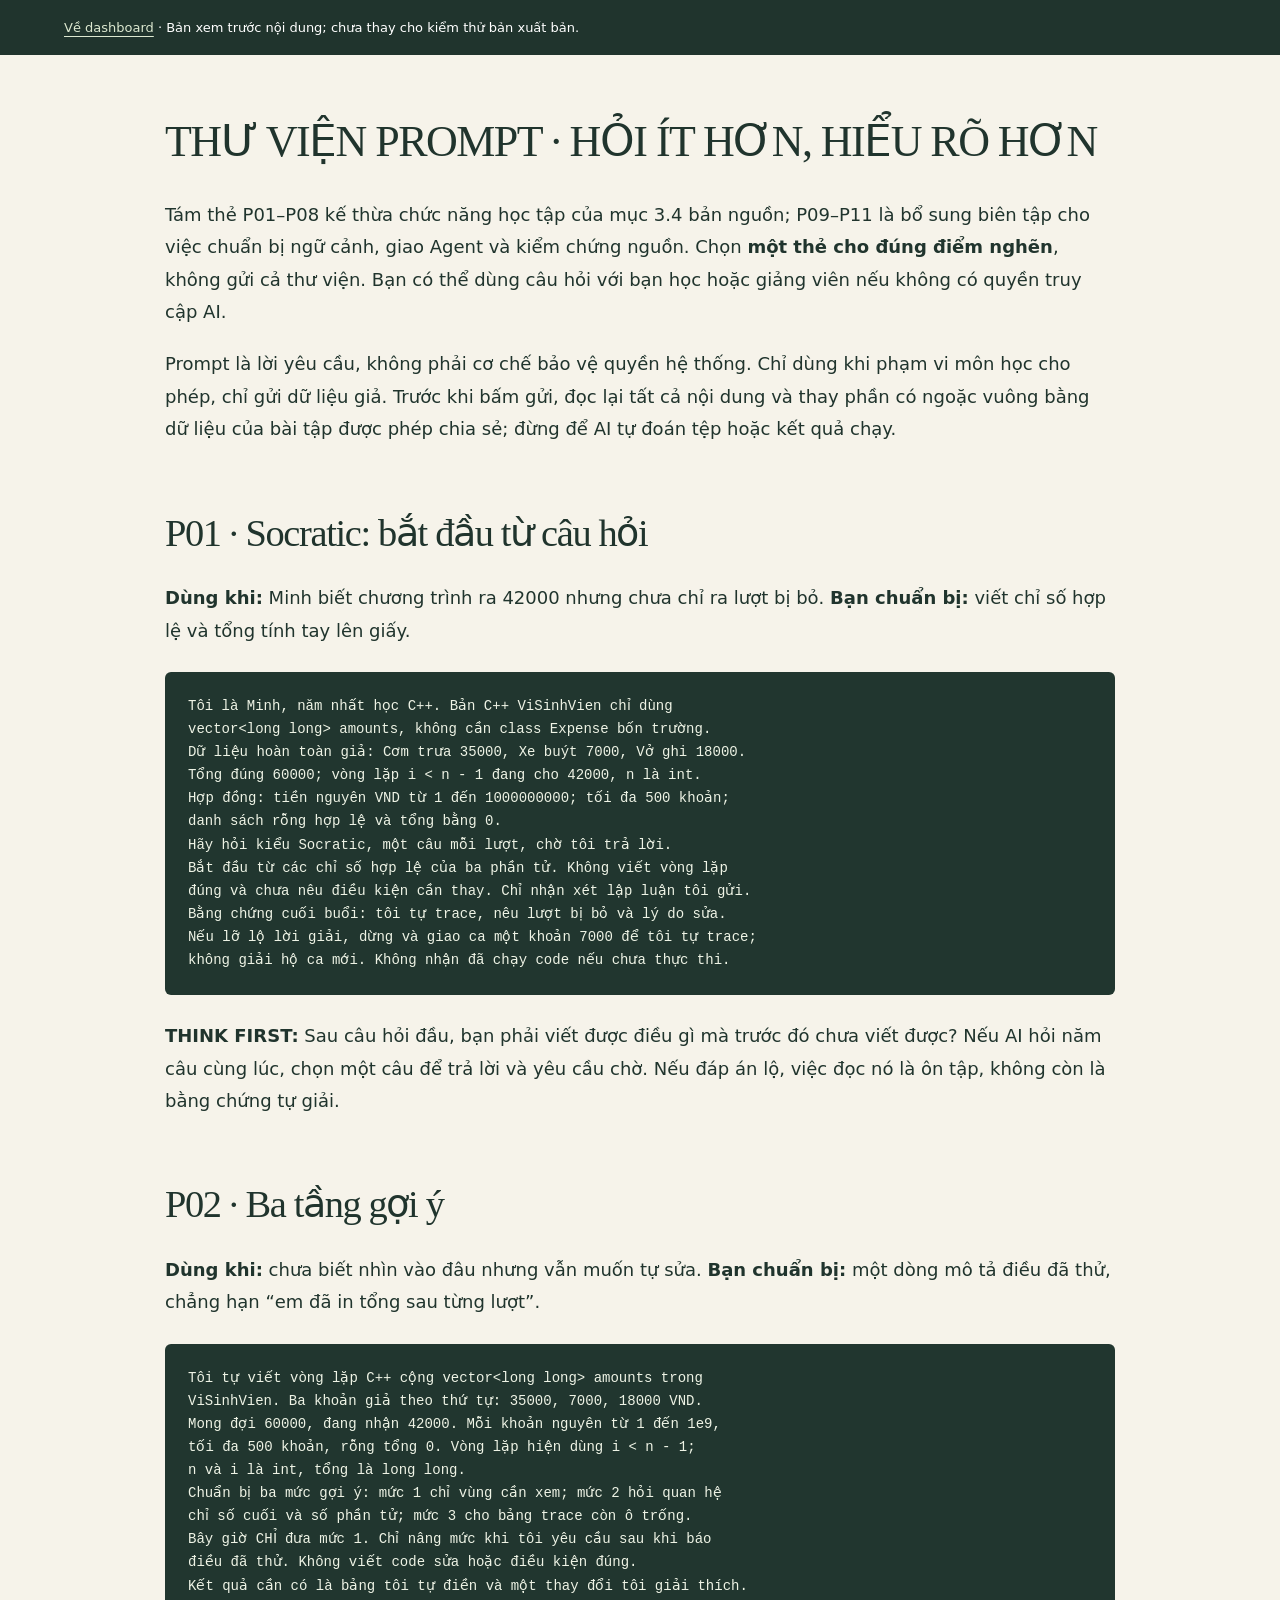
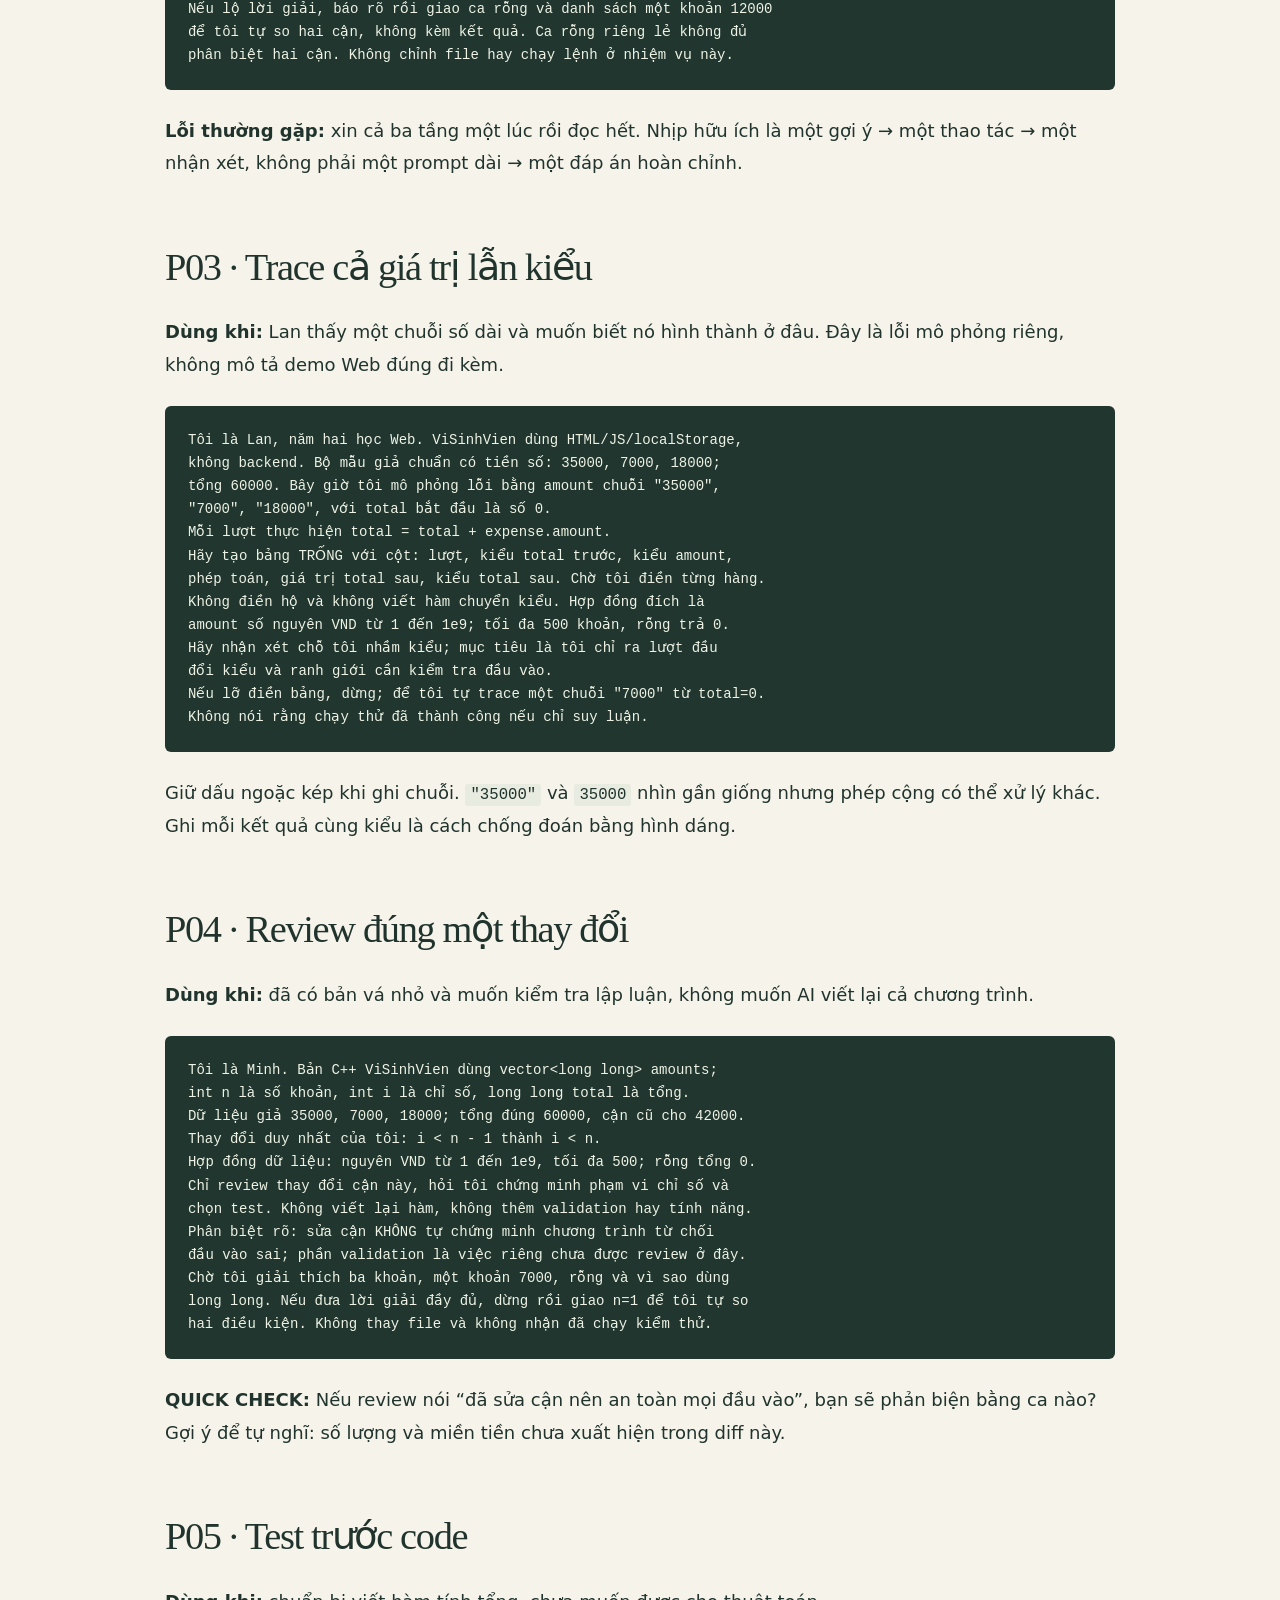
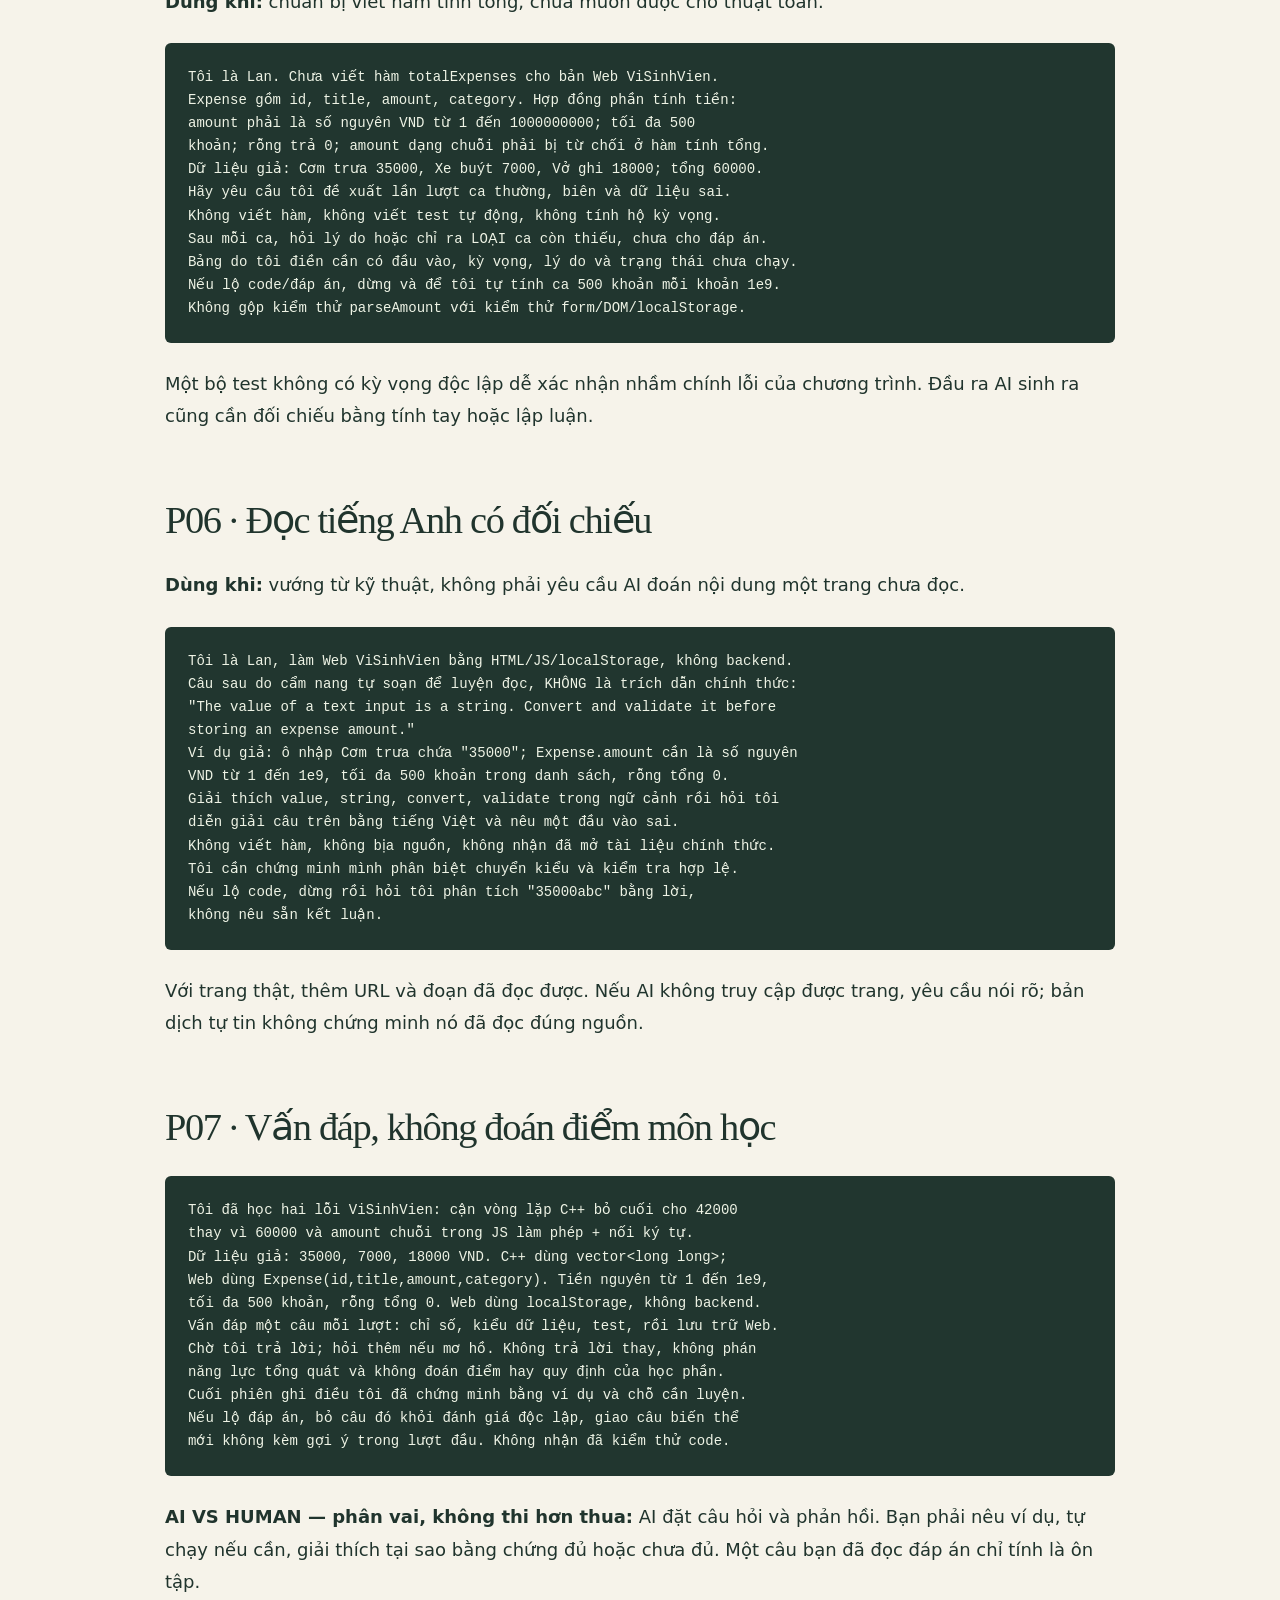
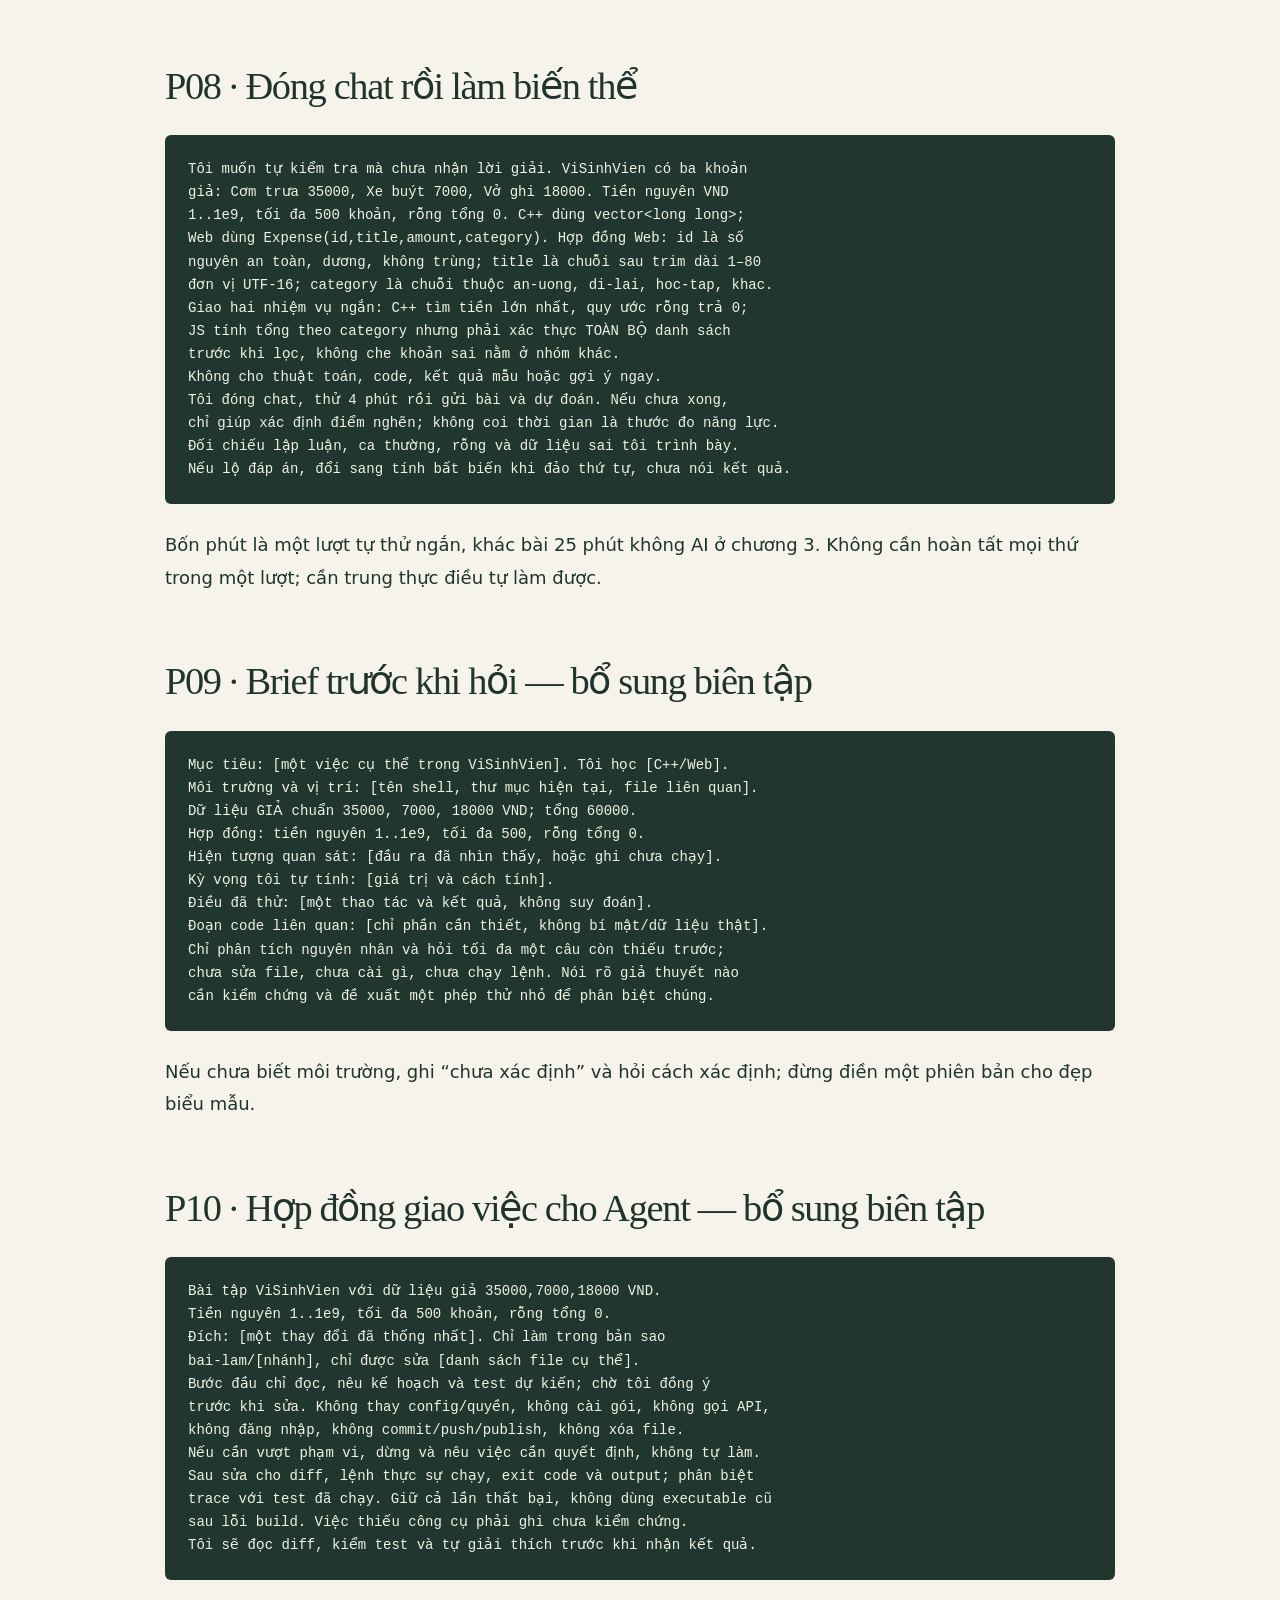
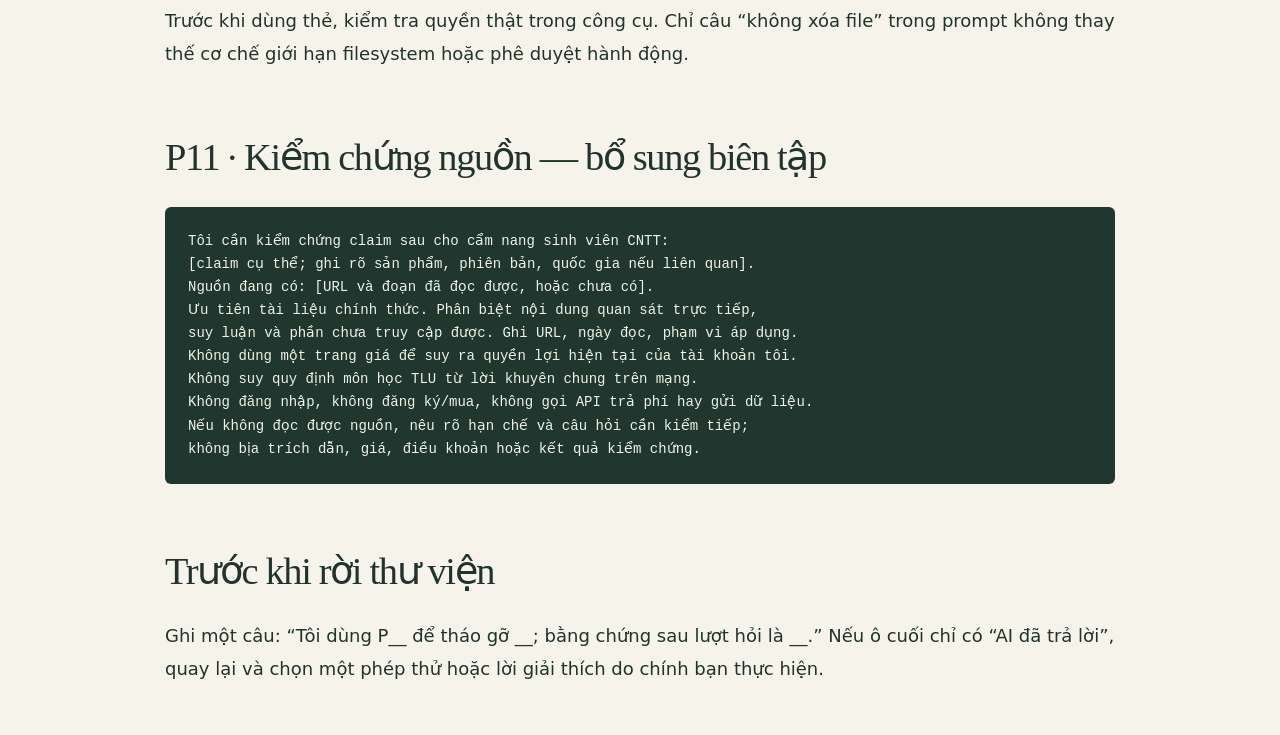
<file: dashboard/previews/prompt-library.html>
<!doctype html><html lang="vi"><meta charset="utf-8"><meta name="viewport" content="width=device-width,initial-scale=1"><title>THƯ VIỆN PROMPT · HỎI ÍT HƠN, HIỂU RÕ HƠN</title><style>:root{--paper:#f6f3ea;--ink:#20342d;--muted:#58685f;--green:#35634b;--soft:#dce8d0;--rust:#b95132;--yellow:#f2dfa5;--line:#d4dbcf;--font:18px;--nav:270px}*{box-sizing:border-box}html{scroll-behavior:smooth;scroll-padding-top:90px}body{margin:0;background:var(--paper);color:var(--ink);font:var(--font)/1.8 system-ui,-apple-system,'Segoe UI',sans-serif}a{color:var(--green);text-underline-offset:4px}button,input,select{font:inherit}button,select{cursor:pointer}button{padding:8px 15px;min-height:40px;border:1px solid #879b85;border-radius:5px;background:transparent;color:var(--ink)}button:hover{background:var(--soft)}a:focus-visible,button:focus-visible,input:focus-visible,select:focus-visible,summary:focus-visible{outline:3px solid var(--rust);outline-offset:4px}img{max-width:100%;height:auto}h1,h2,h3,h4{line-height:1.24;text-wrap:balance}h1,h2{font-family:Georgia,'Times New Roman',serif;font-weight:500;letter-spacing:-.035em}h1{font-size:clamp(48px,6vw,82px)}h2{font-size:clamp(31px,3vw,43px);margin:64px 0 25px}h3{font-size:24px;margin:40px 0 18px;letter-spacing:-.025em}h4{font-size:20px;margin:30px 0 16px}p{margin:0 0 20px}li{margin:8px 0}ul,ol{padding-left:26px}strong{font-weight:700}code{font: .87em/1.5 ui-monospace,Consolas,monospace;background:#e8ebdf;padding:2px 5px;border-radius:3px;overflow-wrap:anywhere}pre{margin:0;padding:23px;overflow-x:auto;max-width:100%;background:#21362f;color:#eef3e5;font-size:14px;line-height:1.65;tab-size:4}pre code{font:inherit;color:inherit;background:none;padding:0;border-radius:0;white-space:pre;overflow-wrap:normal}blockquote{margin:25px 0;padding:20px 24px;border-left:3px solid var(--green);background:#e8ecde;font-size:.96em}blockquote p:last-child{margin:0}hr{border:0;border-top:1px solid var(--line);margin:50px 0}.skip{position:fixed;left:12px;top:-100px;z-index:100;background:white;padding:12px}.skip:focus{top:12px}.sidebar{position:fixed;inset:0 auto 0 0;width:var(--nav);border-right:1px solid var(--line);padding:28px 22px 22px;background:#eceee3;overflow-y:auto;z-index:30}.brand{font:700 19px/1.25 system-ui;text-decoration:none;color:var(--ink);display:block;letter-spacing:-.03em}.brand small{display:block;font:11px/1.5 ui-monospace,monospace;letter-spacing:.08em;margin-top:9px;color:var(--muted)}.nav-search{margin:26px 0 16px;width:100%;background:transparent;border:1px solid #abb7a5;border-radius:5px;padding:9px 11px;font-size:13px}.toc{padding:0;list-style:none}.toc ul{list-style:none;margin:0 0 17px;padding:0 0 0 12px}.toc li{margin:3px 0}.toc a{display:block;font-size:12px;line-height:1.5;text-decoration:none;padding:5px 7px;border-radius:4px;color:#52634f}.toc>.toc-group>.chapter-link{font-size:13px;font-weight:700;color:var(--ink);margin-top:14px}.toc a:hover,.toc a.active{background:#dce5d0;color:#20342d}.nav-foot{font-size:11px;line-height:1.6;border-top:1px solid var(--line);padding-top:16px;margin-top:24px;color:var(--muted)}.topbar{height:62px;position:sticky;top:0;margin-left:var(--nav);display:flex;align-items:center;justify-content:space-between;padding:0 4vw;background:#f6f3eafa;border-bottom:1px solid var(--line);z-index:20;gap:12px}.top-label{font:11px/1.5 ui-monospace,monospace;letter-spacing:.12em;text-transform:uppercase}.tools{display:flex;align-items:center;gap:7px}.tools button{font-size:12px;padding:5px 9px;min-height:35px}.scroll-track{height:2px;position:absolute;bottom:0;left:0;right:0;background:var(--line)}#scroll-progress{height:100%;width:0;background:var(--rust)}.mobile-menu{display:none}.shade{display:none}main{margin-left:var(--nav)}.inner{max-width:1190px;padding:0 5vw;margin:auto}.eyebrow{font:11px/1.6 ui-monospace,monospace;letter-spacing:.17em;text-transform:uppercase}.hero{padding:64px 0 45px;border-bottom:1px solid var(--line)}.hero-grid{display:grid;grid-template-columns:1.05fr 1fr;gap:20px;align-items:center}.hero h1{margin:20px 0 25px}.hero h1 em{color:var(--rust);font-weight:400}.hero .lede{font-size:20px;line-height:1.6;max-width:620px}.hero-art{width:100%;border-radius:50% 50% 10px 10px}.hero-nav{display:flex;flex-wrap:wrap;gap:10px;margin-top:27px}.hero-nav a{padding:11px 17px;text-decoration:none;font-size:13px;border:1px solid var(--green);border-radius:4px}.hero-nav a:first-child{background:var(--green);color:#fff}.edition{font-size:11px;color:var(--muted);margin-top:35px;letter-spacing:.02em}.route-map{display:grid;grid-template-columns:repeat(4,1fr);margin:35px 0 0;border-top:1px solid var(--line)}.route-map a{padding:17px 12px 0 0;text-decoration:none;font-size:12px}.route-map b{display:block;font:23px Georgia;margin-bottom:5px}.intro{padding:20px 0 60px}.chapter{padding:70px 0 50px;border-top:1px solid var(--line)}.chapter-heading{display:grid;grid-template-columns:90px 1fr;gap:25px;align-items:start;margin:0 0 32px}.chapter-num{font:75px/.95 Georgia;color:var(--rust);letter-spacing:-.06em}.chapter-heading h2{font-size:clamp(36px,4.4vw,63px);margin:12px 0 18px;max-width:760px}.chapter-heading p{font-size:15px;color:var(--muted);line-height:1.65;max-width:720px}.opener{margin:0 0 50px}.opener img{width:100%;border:1px solid var(--line);border-radius:8px}.prose{max-width:900px;margin:0 auto;min-width:0}.prose>p:first-child{font-size:1.08em}.prose figure{margin:36px 0}.prose figure img{width:100%;border-radius:7px;border:1px solid var(--line);background:#f6f3ea}figcaption{font-size:12px;line-height:1.55;color:var(--muted);margin-top:8px}figcaption a{white-space:nowrap}.table-scroll{overflow-x:auto;max-width:100%;border:1px solid var(--line);border-radius:5px;margin:26px 0}table{border-collapse:collapse;min-width:570px;width:100%;font-size:14px;line-height:1.65}th{text-align:left;background:#e5e9dc;font-weight:650}td,th{padding:13px 15px;vertical-align:top;border-bottom:1px solid var(--line)}tr:last-child td{border-bottom:0}td code,th code{font-size:.9em}tbody tr:nth-child(even){background:#fff5}.code-wrap{margin:25px 0;min-width:0;max-width:100%;border-radius:6px;overflow:hidden}.code-top{background:#324b40;color:#dde6d6;padding:7px 14px;display:flex;justify-content:space-between;align-items:center;font:11px/1.5 ui-monospace,monospace}.code-top button{font:11px system-ui;min-height:28px;padding:3px 9px;color:#f4f7ef;border-color:#9eb19b}.code-top button:hover{background:#48624f}.answer{margin:30px 0;border-top:1px solid #a9b9a0;border-bottom:1px solid #a9b9a0;padding:4px 0}.answer summary{cursor:pointer;line-height:1.5;padding:17px 7px;font-size:16px;font-weight:650}.answer-body{padding:15px 8px 20px;min-width:0}.answer summary::marker{color:var(--rust)}.answer[open]{background:#f0f1e5}.instructor{font-size:14px}.widget{border:1px solid #b2c3a5;background:#e9edde;padding:26px;border-radius:8px;margin:34px 0}.widget h3{margin:8px 0 14px;font:30px/1.2 Georgia}.widget p{font-size:14px}.widget label{display:block;font-size:12px;font-weight:600}.widget input,.widget select{width:100%;border:1px solid #9dad94;background:#fbfcf6;padding:9px;border-radius:4px;margin-top:6px;color:var(--ink)}.budget-grid{display:grid;grid-template-columns:repeat(3,1fr);gap:16px}.budget-result{display:flex;align-items:baseline;gap:15px;flex-wrap:wrap;margin:20px 0 0}.budget-result strong{font:38px/1.2 Georgia}.budget-result span{font-size:14px}.error{color:#91331e;font-weight:600}.trace-items{display:grid;grid-template-columns:repeat(3,1fr);gap:12px;margin:22px 0}.trace-item{border:1px solid #bbc8af;padding:18px 10px;text-align:center;border-radius:5px}.trace-item small{display:block;font:11px/1.4 ui-monospace,monospace}.trace-item b{font:28px/1.5 Georgia}.trace-item.added{background:#bfd7a5;border-color:#5b7946}.trace-item.current{outline:2px solid var(--rust);outline-offset:2px}.trace-controls{display:flex;align-items:end;gap:10px;flex-wrap:wrap}.trace-controls label{flex:1;min-width:160px}.trace-state{margin-top:18px;font-size:15px;min-height:54px}.quiz fieldset{border:0;padding:0;margin:0}.quiz legend{font-size:17px;font-weight:650;margin-bottom:15px}.quiz label{font-weight:400;font-size:15px;margin:9px 0;display:flex;gap:10px;align-items:start}.quiz input{width:auto;margin:6px 0 0}.quiz-result{margin-top:14px!important}.chapter-end{max-width:900px;margin:40px auto 0;padding:22px 0;border-top:1px solid var(--line);display:flex;align-items:center;justify-content:space-between;gap:15px;font-size:13px}.chapter-end button[aria-pressed=true]{background:var(--green);color:white}.study-status{font:11px/1.5 ui-monospace,monospace;color:var(--muted)}.supplement{border-top:1px solid var(--line);padding:60px 0}.supplement>.section-title{font-size:44px;margin:12px 0 32px}.footer{padding:50px 0;border-top:1px solid var(--line);font-size:13px;color:var(--muted)}.footer strong{font:26px Georgia;color:var(--ink)}.sr-only{position:absolute;width:1px;height:1px;padding:0;margin:-1px;overflow:hidden;clip:rect(0,0,0,0);white-space:nowrap;border:0}[hidden]{display:none!important}.focus .sidebar{display:none}.focus .topbar,.focus main{margin-left:0}.focus .inner{max-width:1100px}.focus .top-label{display:none}@media(min-width:1600px){:root{--nav:300px}.sidebar{padding:35px 28px}.inner{padding:0 65px}}@media(max-width:1150px){.hero-grid{grid-template-columns:1fr}.hero-art{max-height:440px;object-fit:contain;border-radius:0}.hero h1{max-width:680px}.hero .lede{max-width:650px}.top-label{display:none}}@media(max-width:950px){.sidebar{transform:translateX(-100%);width:280px;visibility:hidden}.topbar,main{margin-left:0}.mobile-menu{display:block}.nav-open .sidebar{transform:translateX(0);visibility:visible}.nav-open .shade{display:block;position:fixed;inset:0;background:#10241966;z-index:25;border:0;border-radius:0;width:100%;height:100%}.focus .sidebar{display:block}.inner{padding:0 6vw}.top-label{display:block}.hero{padding-top:42px}}@media(max-width:580px){body{font-size:var(--font)}.inner{padding:0 20px}.topbar{padding:0 14px}.top-label{display:none}.tools{gap:4px}.tools button{padding:5px 7px;font-size:11px}#focus-toggle{display:none}.hero{padding-top:33px}.hero h1{font-size:48px}.hero .lede{font-size:18px}.hero-art{max-height:none}.hero-nav a{font-size:12px}.route-map{grid-template-columns:repeat(2,1fr)}.route-map a{padding:12px 10px 0 0}.chapter{padding-top:42px}.chapter-heading{grid-template-columns:44px 1fr;gap:12px}.chapter-num{font-size:40px}.chapter-heading h2{font-size:35px;margin-top:8px}.chapter-heading p{font-size:13px}.opener{margin-bottom:30px}h2{font-size:31px;margin-top:42px}h3{font-size:22px}.widget{padding:17px}.budget-grid{grid-template-columns:repeat(2,1fr);gap:12px}.budget-result strong{font-size:32px}.trace-items{gap:7px}.trace-item{padding:12px 5px}.trace-item b{font-size:22px}.trace-item small{font-size:9px}.chapter-end{flex-direction:column;align-items:flex-start}.prose figure{margin:26px 0}.code-top{padding:7px 10px}pre{padding:16px}.supplement>.section-title{font-size:36px}}@media(prefers-reduced-motion:reduce){html{scroll-behavior:auto}}@page{size:A4;margin:18mm}@media print{body{background:white;font:10.5pt/1.6 Georgia;color:#111}.sidebar,.topbar,.hero-nav,.route-map,.shade,.skip,.tools,.code-top button,.chapter-end,.widget button,.quiz,.nav-foot{display:none!important}main{margin:0}.inner{max-width:none;padding:0}.hero{padding-top:0}.hero-grid{grid-template-columns:1fr 1fr}.hero h1{font-size:40pt}.hero-art{max-height:100mm}.hero .lede{font-size:13pt}.hero .edition{font-size:8pt}.chapter,.supplement{break-before:page;padding-top:10mm}.chapter-heading h2{font-size:28pt}.chapter-num{font-size:42pt}.opener img{max-height:90mm;object-fit:contain}.prose{max-width:none}.prose h2{font-size:21pt}.prose h3{font-size:15pt}h2,h3,h4,summary{break-after:avoid}.prose figure{break-inside:avoid}.prose figure img{max-height:115mm;object-fit:contain}.table-scroll{overflow:visible}table{min-width:0;font-size:8.5pt}td,th{padding:6pt}pre{white-space:pre-wrap;overflow:visible;color:#111;background:#f1f1ec;font-size:8pt;overflow-wrap:anywhere}pre code{white-space:pre-wrap}.code-wrap{break-inside:avoid}.answer-body{display:block!important}.answer{border-color:#aaa}.widget{break-inside:avoid}.footer{font-size:9pt}a{color:inherit}.study-status{display:none}}
main{margin:0}.preview-header{padding:16px 5vw;background:#20342d;color:#fff;font-size:13px}.preview-header a{color:#dce8d0}.preview-main{max-width:1000px;margin:auto;padding:30px 25px}.pending{font-size:13px;color:#58685f;border-left:2px solid #aaa;padding:10px}h1{font-size:44px}</style><body><header class="preview-header"><a href="../index.html">Về dashboard</a> · Bản xem trước nội dung; chưa thay cho kiểm thử bản xuất bản.</header><main class="preview-main prose"><h1>THƯ VIỆN PROMPT · HỎI ÍT HƠN, HIỂU RÕ HƠN</h1>
<p>Tám thẻ P01–P08 kế thừa chức năng học tập của mục 3.4 bản nguồn; P09–P11 là bổ sung biên tập cho việc chuẩn bị ngữ cảnh, giao Agent và kiểm chứng nguồn. Chọn <strong>một thẻ cho đúng điểm nghẽn</strong>, không gửi cả thư viện. Bạn có thể dùng câu hỏi với bạn học hoặc giảng viên nếu không có quyền truy cập AI.</p>
<p>Prompt là lời yêu cầu, không phải cơ chế bảo vệ quyền hệ thống. Chỉ dùng khi phạm vi môn học cho phép, chỉ gửi dữ liệu giả. Trước khi bấm gửi, đọc lại tất cả nội dung và thay phần có ngoặc vuông bằng dữ liệu của bài tập được phép chia sẻ; đừng để AI tự đoán tệp hoặc kết quả chạy.</p>
<h2>P01 · Socratic: bắt đầu từ câu hỏi</h2>
<p><strong>Dùng khi:</strong> Minh biết chương trình ra 42000 nhưng chưa chỉ ra lượt bị bỏ. <strong>Bạn chuẩn bị:</strong> viết chỉ số hợp lệ và tổng tính tay lên giấy.</p>
<div class="code-wrap"><pre><code class="language-text">Tôi là Minh, năm nhất học C++. Bản C++ ViSinhVien chỉ dùng
vector&lt;long long&gt; amounts, không cần class Expense bốn trường.
Dữ liệu hoàn toàn giả: Cơm trưa 35000, Xe buýt 7000, Vở ghi 18000.
Tổng đúng 60000; vòng lặp i &lt; n - 1 đang cho 42000, n là int.
Hợp đồng: tiền nguyên VND từ 1 đến 1000000000; tối đa 500 khoản;
danh sách rỗng hợp lệ và tổng bằng 0.
Hãy hỏi kiểu Socratic, một câu mỗi lượt, chờ tôi trả lời.
Bắt đầu từ các chỉ số hợp lệ của ba phần tử. Không viết vòng lặp
đúng và chưa nêu điều kiện cần thay. Chỉ nhận xét lập luận tôi gửi.
Bằng chứng cuối buổi: tôi tự trace, nêu lượt bị bỏ và lý do sửa.
Nếu lỡ lộ lời giải, dừng và giao ca một khoản 7000 để tôi tự trace;
không giải hộ ca mới. Không nhận đã chạy code nếu chưa thực thi.
</code></pre></div>
<p><strong>THINK FIRST:</strong> Sau câu hỏi đầu, bạn phải viết được điều gì mà trước đó chưa viết được? Nếu AI hỏi năm câu cùng lúc, chọn một câu để trả lời và yêu cầu chờ. Nếu đáp án lộ, việc đọc nó là ôn tập, không còn là bằng chứng tự giải.</p>
<h2>P02 · Ba tầng gợi ý</h2>
<p><strong>Dùng khi:</strong> chưa biết nhìn vào đâu nhưng vẫn muốn tự sửa. <strong>Bạn chuẩn bị:</strong> một dòng mô tả điều đã thử, chẳng hạn “em đã in tổng sau từng lượt”.</p>
<div class="code-wrap"><pre><code class="language-text">Tôi tự viết vòng lặp C++ cộng vector&lt;long long&gt; amounts trong
ViSinhVien. Ba khoản giả theo thứ tự: 35000, 7000, 18000 VND.
Mong đợi 60000, đang nhận 42000. Mỗi khoản nguyên từ 1 đến 1e9,
tối đa 500 khoản, rỗng tổng 0. Vòng lặp hiện dùng i &lt; n - 1;
n và i là int, tổng là long long.
Chuẩn bị ba mức gợi ý: mức 1 chỉ vùng cần xem; mức 2 hỏi quan hệ
chỉ số cuối và số phần tử; mức 3 cho bảng trace còn ô trống.
Bây giờ CHỈ đưa mức 1. Chỉ nâng mức khi tôi yêu cầu sau khi báo
điều đã thử. Không viết code sửa hoặc điều kiện đúng.
Kết quả cần có là bảng tôi tự điền và một thay đổi tôi giải thích.
Nếu lộ lời giải, báo rõ rồi giao ca rỗng và danh sách một khoản 12000
để tôi tự so hai cận, không kèm kết quả. Ca rỗng riêng lẻ không đủ
phân biệt hai cận. Không chỉnh file hay chạy lệnh ở nhiệm vụ này.
</code></pre></div>
<p><strong>Lỗi thường gặp:</strong> xin cả ba tầng một lúc rồi đọc hết. Nhịp hữu ích là một gợi ý → một thao tác → một nhận xét, không phải một prompt dài → một đáp án hoàn chỉnh.</p>
<h2>P03 · Trace cả giá trị lẫn kiểu</h2>
<p><strong>Dùng khi:</strong> Lan thấy một chuỗi số dài và muốn biết nó hình thành ở đâu. Đây là lỗi mô phỏng riêng, không mô tả demo Web đúng đi kèm.</p>
<div class="code-wrap"><pre><code class="language-text">Tôi là Lan, năm hai học Web. ViSinhVien dùng HTML/JS/localStorage,
không backend. Bộ mẫu giả chuẩn có tiền số: 35000, 7000, 18000;
tổng 60000. Bây giờ tôi mô phỏng lỗi bằng amount chuỗi "35000",
"7000", "18000", với total bắt đầu là số 0.
Mỗi lượt thực hiện total = total + expense.amount.
Hãy tạo bảng TRỐNG với cột: lượt, kiểu total trước, kiểu amount,
phép toán, giá trị total sau, kiểu total sau. Chờ tôi điền từng hàng.
Không điền hộ và không viết hàm chuyển kiểu. Hợp đồng đích là
amount số nguyên VND từ 1 đến 1e9; tối đa 500 khoản, rỗng trả 0.
Hãy nhận xét chỗ tôi nhầm kiểu; mục tiêu là tôi chỉ ra lượt đầu
đổi kiểu và ranh giới cần kiểm tra đầu vào.
Nếu lỡ điền bảng, dừng; để tôi tự trace một chuỗi "7000" từ total=0.
Không nói rằng chạy thử đã thành công nếu chỉ suy luận.
</code></pre></div>
<p>Giữ dấu ngoặc kép khi ghi chuỗi. <code>"35000"</code> và <code>35000</code> nhìn gần giống nhưng phép cộng có thể xử lý khác. Ghi mỗi kết quả cùng kiểu là cách chống đoán bằng hình dáng.</p>
<h2>P04 · Review đúng một thay đổi</h2>
<p><strong>Dùng khi:</strong> đã có bản vá nhỏ và muốn kiểm tra lập luận, không muốn AI viết lại cả chương trình.</p>
<div class="code-wrap"><pre><code class="language-text">Tôi là Minh. Bản C++ ViSinhVien dùng vector&lt;long long&gt; amounts;
int n là số khoản, int i là chỉ số, long long total là tổng.
Dữ liệu giả 35000, 7000, 18000; tổng đúng 60000, cận cũ cho 42000.
Thay đổi duy nhất của tôi: i &lt; n - 1 thành i &lt; n.
Hợp đồng dữ liệu: nguyên VND từ 1 đến 1e9, tối đa 500; rỗng tổng 0.
Chỉ review thay đổi cận này, hỏi tôi chứng minh phạm vi chỉ số và
chọn test. Không viết lại hàm, không thêm validation hay tính năng.
Phân biệt rõ: sửa cận KHÔNG tự chứng minh chương trình từ chối
đầu vào sai; phần validation là việc riêng chưa được review ở đây.
Chờ tôi giải thích ba khoản, một khoản 7000, rỗng và vì sao dùng
long long. Nếu đưa lời giải đầy đủ, dừng rồi giao n=1 để tôi tự so
hai điều kiện. Không thay file và không nhận đã chạy kiểm thử.
</code></pre></div>
<p><strong>QUICK CHECK:</strong> Nếu review nói “đã sửa cận nên an toàn mọi đầu vào”, bạn sẽ phản biện bằng ca nào? Gợi ý để tự nghĩ: số lượng và miền tiền chưa xuất hiện trong diff này.</p>
<h2>P05 · Test trước code</h2>
<p><strong>Dùng khi:</strong> chuẩn bị viết hàm tính tổng, chưa muốn được cho thuật toán.</p>
<div class="code-wrap"><pre><code class="language-text">Tôi là Lan. Chưa viết hàm totalExpenses cho bản Web ViSinhVien.
Expense gồm id, title, amount, category. Hợp đồng phần tính tiền:
amount phải là số nguyên VND từ 1 đến 1000000000; tối đa 500
khoản; rỗng trả 0; amount dạng chuỗi phải bị từ chối ở hàm tính tổng.
Dữ liệu giả: Cơm trưa 35000, Xe buýt 7000, Vở ghi 18000; tổng 60000.
Hãy yêu cầu tôi đề xuất lần lượt ca thường, biên và dữ liệu sai.
Không viết hàm, không viết test tự động, không tính hộ kỳ vọng.
Sau mỗi ca, hỏi lý do hoặc chỉ ra LOẠI ca còn thiếu, chưa cho đáp án.
Bảng do tôi điền cần có đầu vào, kỳ vọng, lý do và trạng thái chưa chạy.
Nếu lộ code/đáp án, dừng và để tôi tự tính ca 500 khoản mỗi khoản 1e9.
Không gộp kiểm thử parseAmount với kiểm thử form/DOM/localStorage.
</code></pre></div>
<p>Một bộ test không có kỳ vọng độc lập dễ xác nhận nhầm chính lỗi của chương trình. Đầu ra AI sinh ra cũng cần đối chiếu bằng tính tay hoặc lập luận.</p>
<h2>P06 · Đọc tiếng Anh có đối chiếu</h2>
<p><strong>Dùng khi:</strong> vướng từ kỹ thuật, không phải yêu cầu AI đoán nội dung một trang chưa đọc.</p>
<div class="code-wrap"><pre><code class="language-text">Tôi là Lan, làm Web ViSinhVien bằng HTML/JS/localStorage, không backend.
Câu sau do cẩm nang tự soạn để luyện đọc, KHÔNG là trích dẫn chính thức:
"The value of a text input is a string. Convert and validate it before
storing an expense amount."
Ví dụ giả: ô nhập Cơm trưa chứa "35000"; Expense.amount cần là số nguyên
VND từ 1 đến 1e9, tối đa 500 khoản trong danh sách, rỗng tổng 0.
Giải thích value, string, convert, validate trong ngữ cảnh rồi hỏi tôi
diễn giải câu trên bằng tiếng Việt và nêu một đầu vào sai.
Không viết hàm, không bịa nguồn, không nhận đã mở tài liệu chính thức.
Tôi cần chứng minh mình phân biệt chuyển kiểu và kiểm tra hợp lệ.
Nếu lộ code, dừng rồi hỏi tôi phân tích "35000abc" bằng lời,
không nêu sẵn kết luận.
</code></pre></div>
<p>Với trang thật, thêm URL và đoạn đã đọc được. Nếu AI không truy cập được trang, yêu cầu nói rõ; bản dịch tự tin không chứng minh nó đã đọc đúng nguồn.</p>
<h2>P07 · Vấn đáp, không đoán điểm môn học</h2>
<div class="code-wrap"><pre><code class="language-text">Tôi đã học hai lỗi ViSinhVien: cận vòng lặp C++ bỏ cuối cho 42000
thay vì 60000 và amount chuỗi trong JS làm phép + nối ký tự.
Dữ liệu giả: 35000, 7000, 18000 VND. C++ dùng vector&lt;long long&gt;;
Web dùng Expense(id,title,amount,category). Tiền nguyên từ 1 đến 1e9,
tối đa 500 khoản, rỗng tổng 0. Web dùng localStorage, không backend.
Vấn đáp một câu mỗi lượt: chỉ số, kiểu dữ liệu, test, rồi lưu trữ Web.
Chờ tôi trả lời; hỏi thêm nếu mơ hồ. Không trả lời thay, không phán
năng lực tổng quát và không đoán điểm hay quy định của học phần.
Cuối phiên ghi điều tôi đã chứng minh bằng ví dụ và chỗ cần luyện.
Nếu lộ đáp án, bỏ câu đó khỏi đánh giá độc lập, giao câu biến thể
mới không kèm gợi ý trong lượt đầu. Không nhận đã kiểm thử code.
</code></pre></div>
<p><strong>AI VS HUMAN — phân vai, không thi hơn thua:</strong> AI đặt câu hỏi và phản hồi. Bạn phải nêu ví dụ, tự chạy nếu cần, giải thích tại sao bằng chứng đủ hoặc chưa đủ. Một câu bạn đã đọc đáp án chỉ tính là ôn tập.</p>
<h2>P08 · Đóng chat rồi làm biến thể</h2>
<div class="code-wrap"><pre><code class="language-text">Tôi muốn tự kiểm tra mà chưa nhận lời giải. ViSinhVien có ba khoản
giả: Cơm trưa 35000, Xe buýt 7000, Vở ghi 18000. Tiền nguyên VND
1..1e9, tối đa 500 khoản, rỗng tổng 0. C++ dùng vector&lt;long long&gt;;
Web dùng Expense(id,title,amount,category). Hợp đồng Web: id là số
nguyên an toàn, dương, không trùng; title là chuỗi sau trim dài 1–80
đơn vị UTF-16; category là chuỗi thuộc an-uong, di-lai, hoc-tap, khac.
Giao hai nhiệm vụ ngắn: C++ tìm tiền lớn nhất, quy ước rỗng trả 0;
JS tính tổng theo category nhưng phải xác thực TOÀN BỘ danh sách
trước khi lọc, không che khoản sai nằm ở nhóm khác.
Không cho thuật toán, code, kết quả mẫu hoặc gợi ý ngay.
Tôi đóng chat, thử 4 phút rồi gửi bài và dự đoán. Nếu chưa xong,
chỉ giúp xác định điểm nghẽn; không coi thời gian là thước đo năng lực.
Đối chiếu lập luận, ca thường, rỗng và dữ liệu sai tôi trình bày.
Nếu lộ đáp án, đổi sang tính bất biến khi đảo thứ tự, chưa nói kết quả.
</code></pre></div>
<p>Bốn phút là một lượt tự thử ngắn, khác bài 25 phút không AI ở chương 3. Không cần hoàn tất mọi thứ trong một lượt; cần trung thực điều tự làm được.</p>
<h2>P09 · Brief trước khi hỏi — bổ sung biên tập</h2>
<div class="code-wrap"><pre><code class="language-text">Mục tiêu: [một việc cụ thể trong ViSinhVien]. Tôi học [C++/Web].
Môi trường và vị trí: [tên shell, thư mục hiện tại, file liên quan].
Dữ liệu GIẢ chuẩn 35000, 7000, 18000 VND; tổng 60000.
Hợp đồng: tiền nguyên 1..1e9, tối đa 500, rỗng tổng 0.
Hiện tượng quan sát: [đầu ra đã nhìn thấy, hoặc ghi chưa chạy].
Kỳ vọng tôi tự tính: [giá trị và cách tính].
Điều đã thử: [một thao tác và kết quả, không suy đoán].
Đoạn code liên quan: [chỉ phần cần thiết, không bí mật/dữ liệu thật].
Chỉ phân tích nguyên nhân và hỏi tối đa một câu còn thiếu trước;
chưa sửa file, chưa cài gì, chưa chạy lệnh. Nói rõ giả thuyết nào
cần kiểm chứng và đề xuất một phép thử nhỏ để phân biệt chúng.
</code></pre></div>
<p>Nếu chưa biết môi trường, ghi “chưa xác định” và hỏi cách xác định; đừng điền một phiên bản cho đẹp biểu mẫu.</p>
<h2>P10 · Hợp đồng giao việc cho Agent — bổ sung biên tập</h2>
<div class="code-wrap"><pre><code class="language-text">Bài tập ViSinhVien với dữ liệu giả 35000,7000,18000 VND.
Tiền nguyên 1..1e9, tối đa 500 khoản, rỗng tổng 0.
Đích: [một thay đổi đã thống nhất]. Chỉ làm trong bản sao
bai-lam/[nhánh], chỉ được sửa [danh sách file cụ thể].
Bước đầu chỉ đọc, nêu kế hoạch và test dự kiến; chờ tôi đồng ý
trước khi sửa. Không thay config/quyền, không cài gói, không gọi API,
không đăng nhập, không commit/push/publish, không xóa file.
Nếu cần vượt phạm vi, dừng và nêu việc cần quyết định, không tự làm.
Sau sửa cho diff, lệnh thực sự chạy, exit code và output; phân biệt
trace với test đã chạy. Giữ cả lần thất bại, không dùng executable cũ
sau lỗi build. Việc thiếu công cụ phải ghi chưa kiểm chứng.
Tôi sẽ đọc diff, kiểm test và tự giải thích trước khi nhận kết quả.
</code></pre></div>
<p>Trước khi dùng thẻ, kiểm tra quyền thật trong công cụ. Chỉ câu “không xóa file” trong prompt không thay thế cơ chế giới hạn filesystem hoặc phê duyệt hành động.</p>
<h2>P11 · Kiểm chứng nguồn — bổ sung biên tập</h2>
<div class="code-wrap"><pre><code class="language-text">Tôi cần kiểm chứng claim sau cho cẩm nang sinh viên CNTT:
[claim cụ thể; ghi rõ sản phẩm, phiên bản, quốc gia nếu liên quan].
Nguồn đang có: [URL và đoạn đã đọc được, hoặc chưa có].
Ưu tiên tài liệu chính thức. Phân biệt nội dung quan sát trực tiếp,
suy luận và phần chưa truy cập được. Ghi URL, ngày đọc, phạm vi áp dụng.
Không dùng một trang giá để suy ra quyền lợi hiện tại của tài khoản tôi.
Không suy quy định môn học TLU từ lời khuyên chung trên mạng.
Không đăng nhập, không đăng ký/mua, không gọi API trả phí hay gửi dữ liệu.
Nếu không đọc được nguồn, nêu rõ hạn chế và câu hỏi cần kiểm tiếp;
không bịa trích dẫn, giá, điều khoản hoặc kết quả kiểm chứng.
</code></pre></div>
<h2>Trước khi rời thư viện</h2>
<p>Ghi một câu: “Tôi dùng P__ để tháo gỡ __; bằng chứng sau lượt hỏi là __.” Nếu ô cuối chỉ có “AI đã trả lời”, quay lại và chọn một phép thử hoặc lời giải thích do chính bạn thực hiện.</p>
</main></body></html>
</file>
